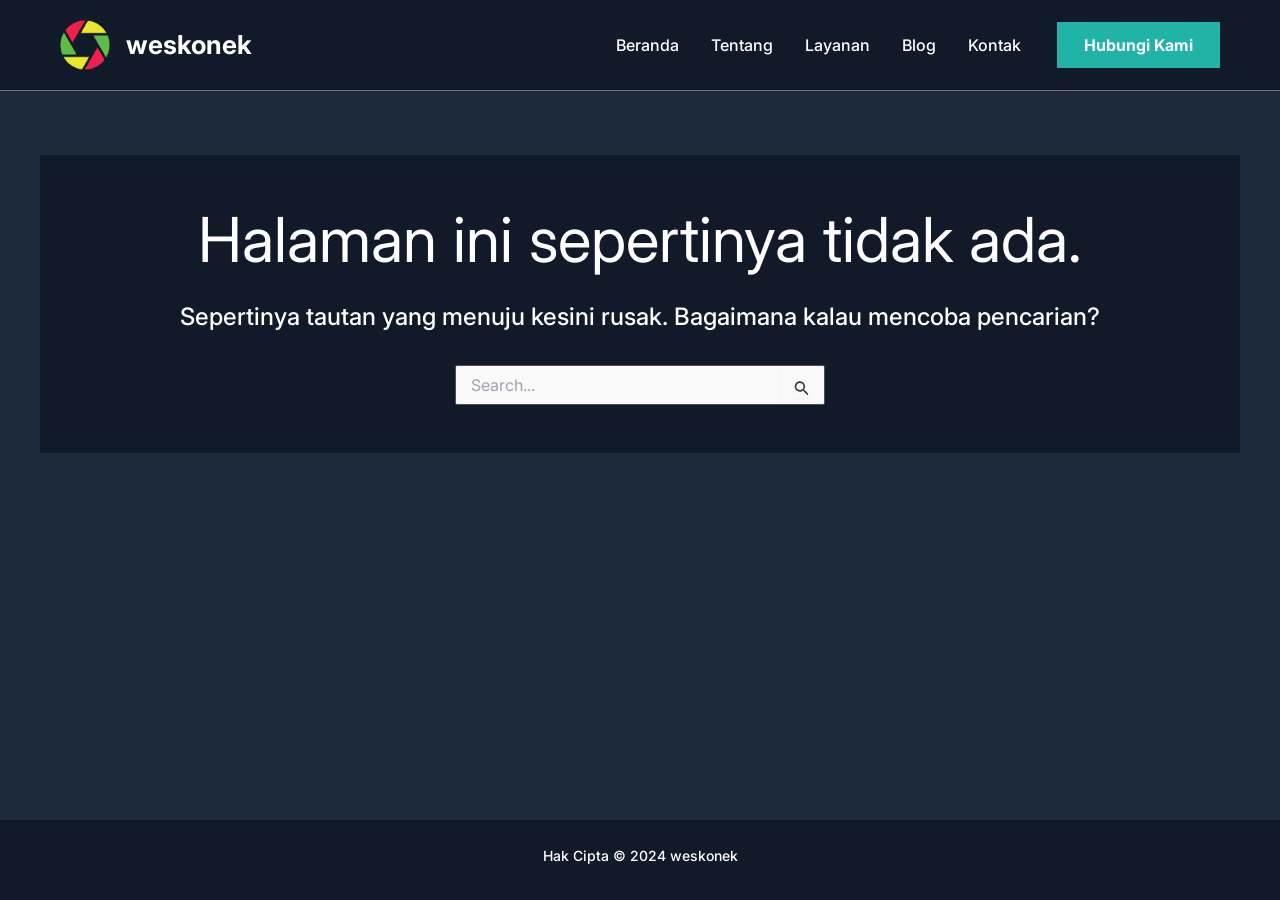
<file: 404/index.html>
<!DOCTYPE html>
<html lang="id">
<head>
<meta charset="UTF-8">
<meta name="viewport" content="width=device-width, initial-scale=1">
	 <link rel="profile" href="https://gmpg.org/xfn/11"> 
	 <title>Laman tidak ditemukan &#8211; weskonek</title>
<meta name="robots" content="max-image-preview:large">
<link rel="dns-prefetch" href="//fonts.googleapis.com">
<link rel="alternate" type="application/rss+xml" title="weskonek &raquo; Feed" href="https://mohbasirudin.github.io/feed/">
<link rel="alternate" type="application/rss+xml" title="weskonek &raquo; Umpan Komentar" href="https://mohbasirudin.github.io/comments/feed/">
<script>
window._wpemojiSettings = {"baseUrl":"https:\/\/s.w.org\/images\/core\/emoji\/15.0.3\/72x72\/","ext":".png","svgUrl":"https:\/\/s.w.org\/images\/core\/emoji\/15.0.3\/svg\/","svgExt":".svg","source":{"concatemoji":"https:\/\/mohbasirudin.github.io\/wp-includes\/js\/wp-emoji-release.min.js?ver=6.6.2"}};
/*! This file is auto-generated */
!function(i,n){var o,s,e;function c(e){try{var t={supportTests:e,timestamp:(new Date).valueOf()};sessionStorage.setItem(o,JSON.stringify(t))}catch(e){}}function p(e,t,n){e.clearRect(0,0,e.canvas.width,e.canvas.height),e.fillText(t,0,0);var t=new Uint32Array(e.getImageData(0,0,e.canvas.width,e.canvas.height).data),r=(e.clearRect(0,0,e.canvas.width,e.canvas.height),e.fillText(n,0,0),new Uint32Array(e.getImageData(0,0,e.canvas.width,e.canvas.height).data));return t.every(function(e,t){return e===r[t]})}function u(e,t,n){switch(t){case"flag":return n(e,"🏳️‍⚧️","🏳️​⚧️")?!1:!n(e,"🇺🇳","🇺​🇳")&&!n(e,"🏴󠁧󠁢󠁥󠁮󠁧󠁿","🏴​󠁧​󠁢​󠁥​󠁮​󠁧​󠁿");case"emoji":return!n(e,"🐦‍⬛","🐦​⬛")}return!1}function f(e,t,n){var r="undefined"!=typeof WorkerGlobalScope&&self instanceof WorkerGlobalScope?new OffscreenCanvas(300,150):i.createElement("canvas"),a=r.getContext("2d",{willReadFrequently:!0}),o=(a.textBaseline="top",a.font="600 32px Arial",{});return e.forEach(function(e){o[e]=t(a,e,n)}),o}function t(e){var t=i.createElement("script");t.src=e,t.defer=!0,i.head.appendChild(t)}"undefined"!=typeof Promise&&(o="wpEmojiSettingsSupports",s=["flag","emoji"],n.supports={everything:!0,everythingExceptFlag:!0},e=new Promise(function(e){i.addEventListener("DOMContentLoaded",e,{once:!0})}),new Promise(function(t){var n=function(){try{var e=JSON.parse(sessionStorage.getItem(o));if("object"==typeof e&&"number"==typeof e.timestamp&&(new Date).valueOf()<e.timestamp+604800&&"object"==typeof e.supportTests)return e.supportTests}catch(e){}return null}();if(!n){if("undefined"!=typeof Worker&&"undefined"!=typeof OffscreenCanvas&&"undefined"!=typeof URL&&URL.createObjectURL&&"undefined"!=typeof Blob)try{var e="postMessage("+f.toString()+"("+[JSON.stringify(s),u.toString(),p.toString()].join(",")+"));",r=new Blob([e],{type:"text/javascript"}),a=new Worker(URL.createObjectURL(r),{name:"wpTestEmojiSupports"});return void(a.onmessage=function(e){c(n=e.data),a.terminate(),t(n)})}catch(e){}c(n=f(s,u,p))}t(n)}).then(function(e){for(var t in e)n.supports[t]=e[t],n.supports.everything=n.supports.everything&&n.supports[t],"flag"!==t&&(n.supports.everythingExceptFlag=n.supports.everythingExceptFlag&&n.supports[t]);n.supports.everythingExceptFlag=n.supports.everythingExceptFlag&&!n.supports.flag,n.DOMReady=!1,n.readyCallback=function(){n.DOMReady=!0}}).then(function(){return e}).then(function(){var e;n.supports.everything||(n.readyCallback(),(e=n.source||{}).concatemoji?t(e.concatemoji):e.wpemoji&&e.twemoji&&(t(e.twemoji),t(e.wpemoji)))}))}((window,document),window._wpemojiSettings);
</script>
<link rel="stylesheet" id="astra-theme-css-css" href="https://mohbasirudin.github.io/wp-content/themes/astra/assets/css/minified/main.min.css?ver=4.8.3" media="all">
<style id="astra-theme-css-inline-css">:root{--ast-post-nav-space:0;--ast-container-default-xlg-padding:2.5em;--ast-container-default-lg-padding:2.5em;--ast-container-default-slg-padding:2em;--ast-container-default-md-padding:2.5em;--ast-container-default-sm-padding:2.5em;--ast-container-default-xs-padding:2.4em;--ast-container-default-xxs-padding:1.8em;--ast-code-block-background:#ECEFF3;--ast-comment-inputs-background:#F9FAFB;--ast-normal-container-width:1200px;--ast-narrow-container-width:750px;--ast-blog-title-font-weight:600;--ast-blog-meta-weight:600;}html{font-size:100%;}a{color:var(--ast-global-color-0);}a:hover,a:focus{color:var(--ast-global-color-1);}body,button,input,select,textarea,.ast-button,.ast-custom-button{font-family:'Inter',sans-serif;font-weight:500;font-size:16px;font-size:1rem;line-height:var(--ast-body-line-height,1.6);}blockquote{color:var(--ast-global-color-3);}h1,.entry-content h1,h2,.entry-content h2,h3,.entry-content h3,h4,.entry-content h4,h5,.entry-content h5,h6,.entry-content h6,.site-title,.site-title a{font-family:'Inter',sans-serif;font-weight:700;}.ast-site-identity .site-title a{color:var(--ast-global-color-2);}.site-title{font-size:26px;font-size:1.625rem;display:block;}header .custom-logo-link img{max-width:50px;width:50px;}.astra-logo-svg{width:50px;}.site-header .site-description{font-size:15px;font-size:0.9375rem;display:none;}.entry-title{font-size:24px;font-size:1.5rem;}.ast-blog-single-element.ast-taxonomy-container a{font-size:14px;font-size:0.875rem;}.ast-blog-meta-container{font-size:13px;font-size:0.8125rem;}.archive .ast-article-post .ast-article-inner,.blog .ast-article-post .ast-article-inner,.archive .ast-article-post .ast-article-inner:hover,.blog .ast-article-post .ast-article-inner:hover{border-top-left-radius:0px;border-top-right-radius:0px;border-bottom-right-radius:0px;border-bottom-left-radius:0px;overflow:hidden;}h1,.entry-content h1{font-size:62px;font-size:3.875rem;font-weight:700;font-family:'Inter',sans-serif;line-height:1.2em;}h2,.entry-content h2{font-size:40px;font-size:2.5rem;font-weight:700;font-family:'Inter',sans-serif;line-height:1.3em;}h3,.entry-content h3{font-size:23px;font-size:1.4375rem;font-weight:700;font-family:'Inter',sans-serif;line-height:1.3em;}h4,.entry-content h4{font-size:22px;font-size:1.375rem;line-height:1.3em;font-weight:700;font-family:'Inter',sans-serif;}h5,.entry-content h5{font-size:20px;font-size:1.25rem;line-height:1.4em;font-weight:600;font-family:'Inter',sans-serif;}h6,.entry-content h6{font-size:14px;font-size:0.875rem;line-height:1.6em;font-weight:700;font-family:'Inter',sans-serif;text-transform:uppercase;letter-spacing:1px;}::selection{background-color:var(--ast-global-color-0);color:#000000;}body,h1,.entry-title a,.entry-content h1,h2,.entry-content h2,h3,.entry-content h3,h4,.entry-content h4,h5,.entry-content h5,h6,.entry-content h6{color:var(--ast-global-color-3);}.tagcloud a:hover,.tagcloud a:focus,.tagcloud a.current-item{color:#000000;border-color:var(--ast-global-color-0);background-color:var(--ast-global-color-0);}input:focus,input[type="text"]:focus,input[type="email"]:focus,input[type="url"]:focus,input[type="password"]:focus,input[type="reset"]:focus,input[type="search"]:focus,textarea:focus{border-color:var(--ast-global-color-0);}input[type="radio"]:checked,input[type=reset],input[type="checkbox"]:checked,input[type="checkbox"]:hover:checked,input[type="checkbox"]:focus:checked,input[type=range]::-webkit-slider-thumb{border-color:var(--ast-global-color-0);background-color:var(--ast-global-color-0);box-shadow:none;}.site-footer a:hover + .post-count,.site-footer a:focus + .post-count{background:var(--ast-global-color-0);border-color:var(--ast-global-color-0);}.single .nav-links .nav-previous,.single .nav-links .nav-next{color:var(--ast-global-color-0);}.entry-meta,.entry-meta *{line-height:1.45;color:var(--ast-global-color-0);font-weight:600;}.entry-meta a:not(.ast-button):hover,.entry-meta a:not(.ast-button):hover *,.entry-meta a:not(.ast-button):focus,.entry-meta a:not(.ast-button):focus *,.page-links > .page-link,.page-links .page-link:hover,.post-navigation a:hover{color:var(--ast-global-color-1);}#cat option,.secondary .calendar_wrap thead a,.secondary .calendar_wrap thead a:visited{color:var(--ast-global-color-0);}.secondary .calendar_wrap #today,.ast-progress-val span{background:var(--ast-global-color-0);}.secondary a:hover + .post-count,.secondary a:focus + .post-count{background:var(--ast-global-color-0);border-color:var(--ast-global-color-0);}.calendar_wrap #today > a{color:#000000;}.page-links .page-link,.single .post-navigation a{color:var(--ast-global-color-3);}.ast-search-menu-icon .search-form button.search-submit{padding:0 4px;}.ast-search-menu-icon form.search-form{padding-right:0;}.ast-search-menu-icon.slide-search input.search-field{width:0;}.ast-header-search .ast-search-menu-icon.ast-dropdown-active .search-form,.ast-header-search .ast-search-menu-icon.ast-dropdown-active .search-field:focus{transition:all 0.2s;}.search-form input.search-field:focus{outline:none;}.ast-search-menu-icon .search-form button.search-submit:focus,.ast-theme-transparent-header .ast-header-search .ast-dropdown-active .ast-icon,.ast-theme-transparent-header .ast-inline-search .search-field:focus .ast-icon{color:var(--ast-global-color-1);}.ast-header-search .slide-search .search-form{border:2px solid var(--ast-global-color-0);}.ast-header-search .slide-search .search-field{background-color:#fff;}.ast-archive-title{color:var(--ast-global-color-2);}.widget-title,.widget .wp-block-heading{font-size:22px;font-size:1.375rem;color:var(--ast-global-color-2);}.ast-single-post .entry-content a,.ast-comment-content a:not(.ast-comment-edit-reply-wrap a){text-decoration:underline;}.ast-single-post .elementor-button-wrapper .elementor-button,.ast-single-post .entry-content .uagb-tab a,.ast-single-post .entry-content .uagb-ifb-cta a,.ast-single-post .entry-content .uabb-module-content a,.ast-single-post .entry-content .uagb-post-grid a,.ast-single-post .entry-content .uagb-timeline a,.ast-single-post .entry-content .uagb-toc__wrap a,.ast-single-post .entry-content .uagb-taxomony-box a,.ast-single-post .entry-content .woocommerce a,.entry-content .wp-block-latest-posts > li > a,.ast-single-post .entry-content .wp-block-file__button,li.ast-post-filter-single,.ast-single-post .ast-comment-content .comment-reply-link,.ast-single-post .ast-comment-content .comment-edit-link{text-decoration:none;}.ast-search-menu-icon.slide-search a:focus-visible:focus-visible,.astra-search-icon:focus-visible,#close:focus-visible,a:focus-visible,.ast-menu-toggle:focus-visible,.site .skip-link:focus-visible,.wp-block-loginout input:focus-visible,.wp-block-search.wp-block-search__button-inside .wp-block-search__inside-wrapper,.ast-header-navigation-arrow:focus-visible,.woocommerce .wc-proceed-to-checkout > .checkout-button:focus-visible,.woocommerce .woocommerce-MyAccount-navigation ul li a:focus-visible,.ast-orders-table__row .ast-orders-table__cell:focus-visible,.woocommerce .woocommerce-order-details .order-again > .button:focus-visible,.woocommerce .woocommerce-message a.button.wc-forward:focus-visible,.woocommerce #minus_qty:focus-visible,.woocommerce #plus_qty:focus-visible,a#ast-apply-coupon:focus-visible,.woocommerce .woocommerce-info a:focus-visible,.woocommerce .astra-shop-summary-wrap a:focus-visible,.woocommerce a.wc-forward:focus-visible,#ast-apply-coupon:focus-visible,.woocommerce-js .woocommerce-mini-cart-item a.remove:focus-visible,#close:focus-visible,.button.search-submit:focus-visible,#search_submit:focus,.normal-search:focus-visible,.ast-header-account-wrap:focus-visible,.woocommerce .ast-on-card-button.ast-quick-view-trigger:focus{outline-style:dotted;outline-color:inherit;outline-width:thin;}input:focus,input[type="text"]:focus,input[type="email"]:focus,input[type="url"]:focus,input[type="password"]:focus,input[type="reset"]:focus,input[type="search"]:focus,input[type="number"]:focus,textarea:focus,.wp-block-search__input:focus,[data-section="section-header-mobile-trigger"] .ast-button-wrap .ast-mobile-menu-trigger-minimal:focus,.ast-mobile-popup-drawer.active .menu-toggle-close:focus,.woocommerce-ordering select.orderby:focus,#ast-scroll-top:focus,#coupon_code:focus,.woocommerce-page #comment:focus,.woocommerce #reviews #respond input#submit:focus,.woocommerce a.add_to_cart_button:focus,.woocommerce .button.single_add_to_cart_button:focus,.woocommerce .woocommerce-cart-form button:focus,.woocommerce .woocommerce-cart-form__cart-item .quantity .qty:focus,.woocommerce .woocommerce-billing-fields .woocommerce-billing-fields__field-wrapper .woocommerce-input-wrapper > .input-text:focus,.woocommerce #order_comments:focus,.woocommerce #place_order:focus,.woocommerce .woocommerce-address-fields .woocommerce-address-fields__field-wrapper .woocommerce-input-wrapper > .input-text:focus,.woocommerce .woocommerce-MyAccount-content form button:focus,.woocommerce .woocommerce-MyAccount-content .woocommerce-EditAccountForm .woocommerce-form-row .woocommerce-Input.input-text:focus,.woocommerce .ast-woocommerce-container .woocommerce-pagination ul.page-numbers li a:focus,body #content .woocommerce form .form-row .select2-container--default .select2-selection--single:focus,#ast-coupon-code:focus,.woocommerce.woocommerce-js .quantity input[type=number]:focus,.woocommerce-js .woocommerce-mini-cart-item .quantity input[type=number]:focus,.woocommerce p#ast-coupon-trigger:focus{border-style:dotted;border-color:inherit;border-width:thin;}input{outline:none;}.ast-logo-title-inline .site-logo-img{padding-right:1em;}.site-logo-img img{ transition:all 0.2s linear;}body .ast-oembed-container *{position:absolute;top:0;width:100%;height:100%;left:0;}body .wp-block-embed-pocket-casts .ast-oembed-container *{position:unset;}.ast-single-post-featured-section + article {margin-top: 2em;}.site-content .ast-single-post-featured-section img {width: 100%;overflow: hidden;object-fit: cover;}.ast-separate-container .site-content .ast-single-post-featured-section + article {margin-top: -80px;z-index: 9;position: relative;border-radius: 4px;}@media (min-width: 922px) {.ast-no-sidebar .site-content .ast-article-image-container--wide {margin-left: -120px;margin-right: -120px;max-width: unset;width: unset;}.ast-left-sidebar .site-content .ast-article-image-container--wide,.ast-right-sidebar .site-content .ast-article-image-container--wide {margin-left: -10px;margin-right: -10px;}.site-content .ast-article-image-container--full {margin-left: calc( -50vw + 50%);margin-right: calc( -50vw + 50%);max-width: 100vw;width: 100vw;}.ast-left-sidebar .site-content .ast-article-image-container--full,.ast-right-sidebar .site-content .ast-article-image-container--full {margin-left: -10px;margin-right: -10px;max-width: inherit;width: auto;}}.site > .ast-single-related-posts-container {margin-top: 0;}@media (min-width: 922px) {.ast-desktop .ast-container--narrow {max-width: var(--ast-narrow-container-width);margin: 0 auto;}}input[type="text"],input[type="number"],input[type="email"],input[type="url"],input[type="password"],input[type="search"],input[type=reset],input[type=tel],input[type=date],select,textarea{font-size:16px;font-style:normal;font-weight:400;line-height:24px;width:100%;padding:12px 16px;border-radius:4px;box-shadow:0px 1px 2px 0px rgba(0,0,0,0.05);color:var(--ast-form-input-text,#475569);}input[type="text"],input[type="number"],input[type="email"],input[type="url"],input[type="password"],input[type="search"],input[type=reset],input[type=tel],input[type=date],select{height:40px;}input[type="date"]{border-width:1px;border-style:solid;border-color:var(--ast-border-color);}input[type="text"]:focus,input[type="number"]:focus,input[type="email"]:focus,input[type="url"]:focus,input[type="password"]:focus,input[type="search"]:focus,input[type=reset]:focus,input[type="tel"]:focus,input[type="date"]:focus,select:focus,textarea:focus{border-color:#046BD2;box-shadow:none;outline:none;color:var(--ast-form-input-focus-text,#475569);}label,legend{color:#111827;font-size:14px;font-style:normal;font-weight:500;line-height:20px;}select{padding:6px 10px;}fieldset{padding:30px;border-radius:4px;}button,.ast-button,.button,input[type="button"],input[type="reset"],input[type="submit"]{border-radius:4px;box-shadow:0px 1px 2px 0px rgba(0,0,0,0.05);}:root{--ast-comment-inputs-background:#FFF;}::placeholder{color:var(--ast-form-field-color,#9CA3AF);}::-ms-input-placeholder{color:var(--ast-form-field-color,#9CA3AF);}@media (max-width:921.9px){#ast-desktop-header{display:none;}}@media (min-width:922px){#ast-mobile-header{display:none;}}.wp-block-buttons.aligncenter{justify-content:center;}@media (max-width:921px){.ast-separate-container #primary,.ast-narrow-container #primary{padding-top:0px;}}@media (max-width:544px){.ast-separate-container #primary,.ast-narrow-container #primary{padding-top:0px;}}@media (max-width:921px){.ast-separate-container #primary,.ast-narrow-container #primary{padding-bottom:0px;}}@media (max-width:544px){.ast-separate-container #primary,.ast-narrow-container #primary{padding-bottom:0px;}}.wp-block-button.is-style-outline .wp-block-button__link{border-color:var(--ast-global-color-0);border-top-width:2px;border-right-width:2px;border-bottom-width:2px;border-left-width:2px;}div.wp-block-button.is-style-outline > .wp-block-button__link:not(.has-text-color),div.wp-block-button.wp-block-button__link.is-style-outline:not(.has-text-color){color:var(--ast-global-color-0);}.wp-block-button.is-style-outline .wp-block-button__link:hover,.wp-block-buttons .wp-block-button.is-style-outline .wp-block-button__link:focus,.wp-block-buttons .wp-block-button.is-style-outline > .wp-block-button__link:not(.has-text-color):hover,.wp-block-buttons .wp-block-button.wp-block-button__link.is-style-outline:not(.has-text-color):hover{color:#ffffff;background-color:var(--ast-global-color-1);border-color:var(--ast-global-color-1);}.post-page-numbers.current .page-link,.ast-pagination .page-numbers.current{color:#000000;border-color:var(--ast-global-color-0);background-color:var(--ast-global-color-0);}.wp-block-button.is-style-outline .wp-block-button__link{border-top-width:2px;border-right-width:2px;border-bottom-width:2px;border-left-width:2px;}.wp-block-buttons .wp-block-button.is-style-outline .wp-block-button__link.wp-element-button,.ast-outline-button,.wp-block-uagb-buttons-child .uagb-buttons-repeater.ast-outline-button{border-color:var(--ast-global-color-0);border-top-width:2px;border-right-width:2px;border-bottom-width:2px;border-left-width:2px;font-family:'Inter',sans-serif;font-weight:700;font-size:16px;font-size:1rem;line-height:1em;text-transform:capitalize;padding-top:14px;padding-right:26px;padding-bottom:14px;padding-left:26px;border-top-left-radius:0px;border-top-right-radius:0px;border-bottom-right-radius:0px;border-bottom-left-radius:0px;}.wp-block-buttons .wp-block-button.is-style-outline > .wp-block-button__link:not(.has-text-color),.wp-block-buttons .wp-block-button.wp-block-button__link.is-style-outline:not(.has-text-color),.ast-outline-button{color:var(--ast-global-color-0);}.wp-block-button.is-style-outline .wp-block-button__link:hover,.wp-block-buttons .wp-block-button.is-style-outline .wp-block-button__link:focus,.wp-block-buttons .wp-block-button.is-style-outline > .wp-block-button__link:not(.has-text-color):hover,.wp-block-buttons .wp-block-button.wp-block-button__link.is-style-outline:not(.has-text-color):hover,.ast-outline-button:hover,.ast-outline-button:focus,.wp-block-uagb-buttons-child .uagb-buttons-repeater.ast-outline-button:hover,.wp-block-uagb-buttons-child .uagb-buttons-repeater.ast-outline-button:focus{color:#ffffff;background-color:var(--ast-global-color-1);border-color:var(--ast-global-color-1);}.ast-single-post .entry-content a.ast-outline-button,.ast-single-post .entry-content .is-style-outline>.wp-block-button__link{text-decoration:none;}.wp-block-button .wp-block-button__link.wp-element-button.is-style-outline:not(.has-background),.wp-block-button.is-style-outline>.wp-block-button__link.wp-element-button:not(.has-background),.ast-outline-button{background-color:transparent;}.uagb-buttons-repeater.ast-outline-button{border-radius:9999px;}@media (max-width:921px){.wp-block-buttons .wp-block-button.is-style-outline .wp-block-button__link.wp-element-button,.ast-outline-button,.wp-block-uagb-buttons-child .uagb-buttons-repeater.ast-outline-button{font-size:16px;font-size:1rem;padding-top:14px;padding-right:28px;padding-bottom:14px;padding-left:28px;border-top-left-radius:0px;border-top-right-radius:0px;border-bottom-right-radius:0px;border-bottom-left-radius:0px;}}@media (max-width:544px){.wp-block-buttons .wp-block-button.is-style-outline .wp-block-button__link.wp-element-button,.ast-outline-button,.wp-block-uagb-buttons-child .uagb-buttons-repeater.ast-outline-button{font-size:14px;font-size:0.875rem;padding-top:12px;padding-right:24px;padding-bottom:12px;padding-left:24px;border-top-left-radius:0px;border-top-right-radius:0px;border-bottom-right-radius:0px;border-bottom-left-radius:0px;}}.entry-content[data-ast-blocks-layout] > figure{margin-bottom:1em;}h1.widget-title{font-weight:700;}h2.widget-title{font-weight:700;}h3.widget-title{font-weight:700;}#page{display:flex;flex-direction:column;min-height:100vh;}.ast-404-layout-1 h1.page-title{color:var(--ast-global-color-2);}.single .post-navigation a{line-height:1em;height:inherit;}.error-404 .page-sub-title{font-size:1.5rem;font-weight:inherit;}.search .site-content .content-area .search-form{margin-bottom:0;}#page .site-content{flex-grow:1;}.widget{margin-bottom:1.25em;}#secondary li{line-height:1.5em;}#secondary .wp-block-group h2{margin-bottom:0.7em;}#secondary h2{font-size:1.7rem;}.ast-separate-container .ast-article-post,.ast-separate-container .ast-article-single,.ast-separate-container .comment-respond{padding:3em;}.ast-separate-container .ast-article-single .ast-article-single{padding:0;}.ast-article-single .wp-block-post-template-is-layout-grid{padding-left:0;}.ast-separate-container .comments-title,.ast-narrow-container .comments-title{padding:1.5em 2em;}.ast-page-builder-template .comment-form-textarea,.ast-comment-formwrap .ast-grid-common-col{padding:0;}.ast-comment-formwrap{padding:0;display:inline-flex;column-gap:20px;width:100%;margin-left:0;margin-right:0;}.comments-area textarea#comment:focus,.comments-area textarea#comment:active,.comments-area .ast-comment-formwrap input[type="text"]:focus,.comments-area .ast-comment-formwrap input[type="text"]:active {box-shadow:none;outline:none;}.archive.ast-page-builder-template .entry-header{margin-top:2em;}.ast-page-builder-template .ast-comment-formwrap{width:100%;}.entry-title{margin-bottom:0.6em;}.ast-archive-description p{font-size:inherit;font-weight:inherit;line-height:inherit;}.ast-separate-container .ast-comment-list li.depth-1,.hentry{margin-bottom:1.5em;}.site-content section.ast-archive-description{margin-bottom:2em;}@media (min-width:921px){.ast-left-sidebar.ast-page-builder-template #secondary,.archive.ast-right-sidebar.ast-page-builder-template .site-main{padding-left:20px;padding-right:20px;}}@media (max-width:544px){.ast-comment-formwrap.ast-row{column-gap:10px;display:inline-block;}#ast-commentform .ast-grid-common-col{position:relative;width:100%;}}@media (min-width:1201px){.ast-separate-container .ast-article-post,.ast-separate-container .ast-article-single,.ast-separate-container .ast-author-box,.ast-separate-container .ast-404-layout-1,.ast-separate-container .no-results{padding:3em;}}@media (max-width:921px){.ast-separate-container #primary,.ast-separate-container #secondary{padding:1.5em 0;}#primary,#secondary{padding:1.5em 0;margin:0;}.ast-left-sidebar #content > .ast-container{display:flex;flex-direction:column-reverse;width:100%;}}@media (min-width:922px){.ast-separate-container.ast-right-sidebar #primary,.ast-separate-container.ast-left-sidebar #primary{border:0;}.search-no-results.ast-separate-container #primary{margin-bottom:4em;}}.ast-404-layout-1 .ast-404-text{font-size:200px;font-size:12.5rem;}@media (min-width:922px){.error404.ast-separate-container #primary{margin-bottom:4em;}}@media (max-width:920px){.ast-404-layout-1 .ast-404-text{font-size:100px;font-size:6.25rem;}}.wp-block-button .wp-block-button__link{color:#ffffff;}.wp-block-button .wp-block-button__link:hover,.wp-block-button .wp-block-button__link:focus{color:#ffffff;background-color:var(--ast-global-color-1);border-color:var(--ast-global-color-1);}.wp-block-button .wp-block-button__link,.wp-block-search .wp-block-search__button,body .wp-block-file .wp-block-file__button{border-style:solid;border-top-width:2px;border-right-width:2px;border-left-width:2px;border-bottom-width:2px;border-color:var(--ast-global-color-0);background-color:var(--ast-global-color-0);color:#ffffff;font-family:'Inter',sans-serif;font-weight:700;line-height:1em;text-transform:capitalize;font-size:16px;font-size:1rem;border-top-left-radius:0px;border-top-right-radius:0px;border-bottom-right-radius:0px;border-bottom-left-radius:0px;padding-top:14px;padding-right:26px;padding-bottom:14px;padding-left:26px;}.ast-single-post .entry-content .wp-block-button .wp-block-button__link,.ast-single-post .entry-content .wp-block-search .wp-block-search__button,body .entry-content .wp-block-file .wp-block-file__button{text-decoration:none;}@media (max-width:921px){.wp-block-button .wp-block-button__link,.wp-block-search .wp-block-search__button,body .wp-block-file .wp-block-file__button{font-size:16px;font-size:1rem;padding-top:14px;padding-right:28px;padding-bottom:14px;padding-left:28px;border-top-left-radius:0px;border-top-right-radius:0px;border-bottom-right-radius:0px;border-bottom-left-radius:0px;}}@media (max-width:544px){.wp-block-button .wp-block-button__link,.wp-block-search .wp-block-search__button,body .wp-block-file .wp-block-file__button{font-size:14px;font-size:0.875rem;padding-top:12px;padding-right:24px;padding-bottom:12px;padding-left:24px;border-top-left-radius:0px;border-top-right-radius:0px;border-bottom-right-radius:0px;border-bottom-left-radius:0px;}}.menu-toggle,button,.ast-button,.ast-custom-button,.button,input#submit,input[type="button"],input[type="submit"],input[type="reset"],#comments .submit,.search .search-submit,form[CLASS*="wp-block-search__"].wp-block-search .wp-block-search__inside-wrapper .wp-block-search__button,body .wp-block-file .wp-block-file__button,.search .search-submit,.woocommerce-js a.button,.woocommerce button.button,.woocommerce .woocommerce-message a.button,.woocommerce #respond input#submit.alt,.woocommerce input.button.alt,.woocommerce input.button,.woocommerce input.button:disabled,.woocommerce input.button:disabled[disabled],.woocommerce input.button:disabled:hover,.woocommerce input.button:disabled[disabled]:hover,.woocommerce #respond input#submit,.woocommerce button.button.alt.disabled,.wc-block-grid__products .wc-block-grid__product .wp-block-button__link,.wc-block-grid__product-onsale,[CLASS*="wc-block"] button,.woocommerce-js .astra-cart-drawer .astra-cart-drawer-content .woocommerce-mini-cart__buttons .button:not(.checkout):not(.ast-continue-shopping),.woocommerce-js .astra-cart-drawer .astra-cart-drawer-content .woocommerce-mini-cart__buttons a.checkout,.woocommerce button.button.alt.disabled.wc-variation-selection-needed,[CLASS*="wc-block"] .wc-block-components-button{border-style:solid;border-top-width:2px;border-right-width:2px;border-left-width:2px;border-bottom-width:2px;color:#ffffff;border-color:var(--ast-global-color-0);background-color:var(--ast-global-color-0);padding-top:14px;padding-right:26px;padding-bottom:14px;padding-left:26px;font-family:'Inter',sans-serif;font-weight:700;font-size:16px;font-size:1rem;line-height:1em;text-transform:capitalize;border-top-left-radius:0px;border-top-right-radius:0px;border-bottom-right-radius:0px;border-bottom-left-radius:0px;}button:focus,.menu-toggle:hover,button:hover,.ast-button:hover,.ast-custom-button:hover .button:hover,.ast-custom-button:hover ,input[type=reset]:hover,input[type=reset]:focus,input#submit:hover,input#submit:focus,input[type="button"]:hover,input[type="button"]:focus,input[type="submit"]:hover,input[type="submit"]:focus,form[CLASS*="wp-block-search__"].wp-block-search .wp-block-search__inside-wrapper .wp-block-search__button:hover,form[CLASS*="wp-block-search__"].wp-block-search .wp-block-search__inside-wrapper .wp-block-search__button:focus,body .wp-block-file .wp-block-file__button:hover,body .wp-block-file .wp-block-file__button:focus,.woocommerce-js a.button:hover,.woocommerce button.button:hover,.woocommerce .woocommerce-message a.button:hover,.woocommerce #respond input#submit:hover,.woocommerce #respond input#submit.alt:hover,.woocommerce input.button.alt:hover,.woocommerce input.button:hover,.woocommerce button.button.alt.disabled:hover,.wc-block-grid__products .wc-block-grid__product .wp-block-button__link:hover,[CLASS*="wc-block"] button:hover,.woocommerce-js .astra-cart-drawer .astra-cart-drawer-content .woocommerce-mini-cart__buttons .button:not(.checkout):not(.ast-continue-shopping):hover,.woocommerce-js .astra-cart-drawer .astra-cart-drawer-content .woocommerce-mini-cart__buttons a.checkout:hover,.woocommerce button.button.alt.disabled.wc-variation-selection-needed:hover,[CLASS*="wc-block"] .wc-block-components-button:hover,[CLASS*="wc-block"] .wc-block-components-button:focus{color:#ffffff;background-color:var(--ast-global-color-1);border-color:var(--ast-global-color-1);}form[CLASS*="wp-block-search__"].wp-block-search .wp-block-search__inside-wrapper .wp-block-search__button.has-icon{padding-top:calc(14px - 3px);padding-right:calc(26px - 3px);padding-bottom:calc(14px - 3px);padding-left:calc(26px - 3px);}@media (max-width:921px){.menu-toggle,button,.ast-button,.ast-custom-button,.button,input#submit,input[type="button"],input[type="submit"],input[type="reset"],#comments .submit,.search .search-submit,form[CLASS*="wp-block-search__"].wp-block-search .wp-block-search__inside-wrapper .wp-block-search__button,body .wp-block-file .wp-block-file__button,.search .search-submit,.woocommerce-js a.button,.woocommerce button.button,.woocommerce .woocommerce-message a.button,.woocommerce #respond input#submit.alt,.woocommerce input.button.alt,.woocommerce input.button,.woocommerce input.button:disabled,.woocommerce input.button:disabled[disabled],.woocommerce input.button:disabled:hover,.woocommerce input.button:disabled[disabled]:hover,.woocommerce #respond input#submit,.woocommerce button.button.alt.disabled,.wc-block-grid__products .wc-block-grid__product .wp-block-button__link,.wc-block-grid__product-onsale,[CLASS*="wc-block"] button,.woocommerce-js .astra-cart-drawer .astra-cart-drawer-content .woocommerce-mini-cart__buttons .button:not(.checkout):not(.ast-continue-shopping),.woocommerce-js .astra-cart-drawer .astra-cart-drawer-content .woocommerce-mini-cart__buttons a.checkout,.woocommerce button.button.alt.disabled.wc-variation-selection-needed,[CLASS*="wc-block"] .wc-block-components-button{padding-top:14px;padding-right:28px;padding-bottom:14px;padding-left:28px;font-size:16px;font-size:1rem;border-top-left-radius:0px;border-top-right-radius:0px;border-bottom-right-radius:0px;border-bottom-left-radius:0px;}}@media (max-width:544px){.menu-toggle,button,.ast-button,.ast-custom-button,.button,input#submit,input[type="button"],input[type="submit"],input[type="reset"],#comments .submit,.search .search-submit,form[CLASS*="wp-block-search__"].wp-block-search .wp-block-search__inside-wrapper .wp-block-search__button,body .wp-block-file .wp-block-file__button,.search .search-submit,.woocommerce-js a.button,.woocommerce button.button,.woocommerce .woocommerce-message a.button,.woocommerce #respond input#submit.alt,.woocommerce input.button.alt,.woocommerce input.button,.woocommerce input.button:disabled,.woocommerce input.button:disabled[disabled],.woocommerce input.button:disabled:hover,.woocommerce input.button:disabled[disabled]:hover,.woocommerce #respond input#submit,.woocommerce button.button.alt.disabled,.wc-block-grid__products .wc-block-grid__product .wp-block-button__link,.wc-block-grid__product-onsale,[CLASS*="wc-block"] button,.woocommerce-js .astra-cart-drawer .astra-cart-drawer-content .woocommerce-mini-cart__buttons .button:not(.checkout):not(.ast-continue-shopping),.woocommerce-js .astra-cart-drawer .astra-cart-drawer-content .woocommerce-mini-cart__buttons a.checkout,.woocommerce button.button.alt.disabled.wc-variation-selection-needed,[CLASS*="wc-block"] .wc-block-components-button{padding-top:12px;padding-right:24px;padding-bottom:12px;padding-left:24px;font-size:14px;font-size:0.875rem;border-top-left-radius:0px;border-top-right-radius:0px;border-bottom-right-radius:0px;border-bottom-left-radius:0px;}}@media (max-width:921px){.menu-toggle,button,.ast-button,.button,input#submit,input[type="button"],input[type="submit"],input[type="reset"]{font-size:16px;font-size:1rem;}.ast-mobile-header-stack .main-header-bar .ast-search-menu-icon{display:inline-block;}.ast-header-break-point.ast-header-custom-item-outside .ast-mobile-header-stack .main-header-bar .ast-search-icon{margin:0;}.ast-comment-avatar-wrap img{max-width:2.5em;}.ast-comment-meta{padding:0 1.8888em 1.3333em;}}@media (min-width:544px){.ast-container{max-width:100%;}}@media (max-width:544px){.ast-separate-container .ast-article-post,.ast-separate-container .ast-article-single,.ast-separate-container .comments-title,.ast-separate-container .ast-archive-description{padding:1.5em 1em;}.ast-separate-container #content .ast-container{padding-left:0.54em;padding-right:0.54em;}.ast-separate-container .ast-comment-list .bypostauthor{padding:.5em;}.ast-search-menu-icon.ast-dropdown-active .search-field{width:170px;}.menu-toggle,button,.ast-button,.button,input#submit,input[type="button"],input[type="submit"],input[type="reset"]{font-size:14px;font-size:0.875rem;}} #ast-mobile-header .ast-site-header-cart-li a{pointer-events:none;}.ast-separate-container{background-color:var(--ast-global-color-4);background-image:none;}@media (max-width:921px){.site-title{font-size:22px;font-size:1.375rem;display:block;}.site-header .site-description{display:none;}.entry-title{font-size:22px;font-size:1.375rem;}h1,.entry-content h1{font-size:44px;}h2,.entry-content h2{font-size:30px;}h3,.entry-content h3{font-size:26px;}h4,.entry-content h4{font-size:22px;font-size:1.375rem;}h5,.entry-content h5{font-size:18px;font-size:1.125rem;}h6,.entry-content h6{font-size:14px;font-size:0.875rem;}body,.ast-separate-container{background-color:var(--ast-global-color-4);background-image:none;}}@media (max-width:544px){.site-title{font-size:20px;font-size:1.25rem;display:block;}.site-header .site-description{display:none;}.entry-title{font-size:20px;font-size:1.25rem;}h1,.entry-content h1{font-size:38px;}h2,.entry-content h2{font-size:28px;}h3,.entry-content h3{font-size:24px;}h4,.entry-content h4{font-size:20px;font-size:1.25rem;}h5,.entry-content h5{font-size:16px;font-size:1rem;}h6,.entry-content h6{font-size:14px;font-size:0.875rem;}body,.ast-separate-container{background-color:var(--ast-global-color-4);background-image:none;}}@media (max-width:921px){html{font-size:91.2%;}}@media (max-width:544px){html{font-size:91.2%;}}@media (min-width:922px){.ast-container{max-width:1240px;}}@media (min-width:922px){.site-content .ast-container{display:flex;}}@media (max-width:921px){.site-content .ast-container{flex-direction:column;}}@media (min-width:922px){.main-header-menu .sub-menu .menu-item.ast-left-align-sub-menu:hover > .sub-menu,.main-header-menu .sub-menu .menu-item.ast-left-align-sub-menu.focus > .sub-menu{margin-left:-0px;}}.entry-content li > p{margin-bottom:0;}.site .comments-area{padding-top:2em;padding-bottom:2em;margin-top:2em;}.wp-block-file {display: flex;align-items: center;flex-wrap: wrap;justify-content: space-between;}.wp-block-pullquote {border: none;}.wp-block-pullquote blockquote::before {content: "\201D";font-family: "Helvetica",sans-serif;display: flex;transform: rotate( 180deg );font-size: 6rem;font-style: normal;line-height: 1;font-weight: bold;align-items: center;justify-content: center;}.has-text-align-right > blockquote::before {justify-content: flex-start;}.has-text-align-left > blockquote::before {justify-content: flex-end;}figure.wp-block-pullquote.is-style-solid-color blockquote {max-width: 100%;text-align: inherit;}:root {--wp--custom--ast-default-block-top-padding: 100px;--wp--custom--ast-default-block-right-padding: 80px;--wp--custom--ast-default-block-bottom-padding: 100px;--wp--custom--ast-default-block-left-padding: 80px;--wp--custom--ast-container-width: 1200px;--wp--custom--ast-content-width-size: 1200px;--wp--custom--ast-wide-width-size: calc(1200px + var(--wp--custom--ast-default-block-left-padding) + var(--wp--custom--ast-default-block-right-padding));}.ast-narrow-container {--wp--custom--ast-content-width-size: 750px;--wp--custom--ast-wide-width-size: 750px;}@media(max-width: 921px) {:root {--wp--custom--ast-default-block-top-padding: 50px;--wp--custom--ast-default-block-right-padding: 50px;--wp--custom--ast-default-block-bottom-padding: 50px;--wp--custom--ast-default-block-left-padding: 50px;}}@media(max-width: 544px) {:root {--wp--custom--ast-default-block-top-padding: 50px;--wp--custom--ast-default-block-right-padding: 30px;--wp--custom--ast-default-block-bottom-padding: 50px;--wp--custom--ast-default-block-left-padding: 30px;}}.entry-content > .wp-block-group,.entry-content > .wp-block-cover,.entry-content > .wp-block-columns {padding-top: var(--wp--custom--ast-default-block-top-padding);padding-right: var(--wp--custom--ast-default-block-right-padding);padding-bottom: var(--wp--custom--ast-default-block-bottom-padding);padding-left: var(--wp--custom--ast-default-block-left-padding);}.ast-plain-container.ast-no-sidebar .entry-content > .alignfull,.ast-page-builder-template .ast-no-sidebar .entry-content > .alignfull {margin-left: calc( -50vw + 50%);margin-right: calc( -50vw + 50%);max-width: 100vw;width: 100vw;}.ast-plain-container.ast-no-sidebar .entry-content .alignfull .alignfull,.ast-page-builder-template.ast-no-sidebar .entry-content .alignfull .alignfull,.ast-plain-container.ast-no-sidebar .entry-content .alignfull .alignwide,.ast-page-builder-template.ast-no-sidebar .entry-content .alignfull .alignwide,.ast-plain-container.ast-no-sidebar .entry-content .alignwide .alignfull,.ast-page-builder-template.ast-no-sidebar .entry-content .alignwide .alignfull,.ast-plain-container.ast-no-sidebar .entry-content .alignwide .alignwide,.ast-page-builder-template.ast-no-sidebar .entry-content .alignwide .alignwide,.ast-plain-container.ast-no-sidebar .entry-content .wp-block-column .alignfull,.ast-page-builder-template.ast-no-sidebar .entry-content .wp-block-column .alignfull,.ast-plain-container.ast-no-sidebar .entry-content .wp-block-column .alignwide,.ast-page-builder-template.ast-no-sidebar .entry-content .wp-block-column .alignwide {margin-left: auto;margin-right: auto;width: 100%;}[data-ast-blocks-layout] .wp-block-separator:not(.is-style-dots) {height: 0;}[data-ast-blocks-layout] .wp-block-separator {margin: 20px auto;}[data-ast-blocks-layout] .wp-block-separator:not(.is-style-wide):not(.is-style-dots) {max-width: 100px;}[data-ast-blocks-layout] .wp-block-separator.has-background {padding: 0;}.entry-content[data-ast-blocks-layout] > * {max-width: var(--wp--custom--ast-content-width-size);margin-left: auto;margin-right: auto;}.entry-content[data-ast-blocks-layout] > .alignwide {max-width: var(--wp--custom--ast-wide-width-size);}.entry-content[data-ast-blocks-layout] .alignfull {max-width: none;}.ast-full-width-layout .entry-content[data-ast-blocks-layout] .is-layout-constrained.wp-block-cover-is-layout-constrained > *,.ast-full-width-layout .entry-content[data-ast-blocks-layout] .is-layout-constrained.wp-block-group-is-layout-constrained > * {max-width: var(--wp--custom--ast-content-width-size);margin-left: auto;margin-right: auto;}.entry-content .wp-block-columns {margin-bottom: 0;}blockquote {margin: 1.5em;border-color: rgba(0,0,0,0.05);}.wp-block-quote:not(.has-text-align-right):not(.has-text-align-center) {border-left: 5px solid rgba(0,0,0,0.05);}.has-text-align-right > blockquote,blockquote.has-text-align-right {border-right: 5px solid rgba(0,0,0,0.05);}.has-text-align-left > blockquote,blockquote.has-text-align-left {border-left: 5px solid rgba(0,0,0,0.05);}.wp-block-site-tagline,.wp-block-latest-posts .read-more {margin-top: 15px;}.wp-block-loginout p label {display: block;}.wp-block-loginout p:not(.login-remember):not(.login-submit) input {width: 100%;}.wp-block-loginout input:focus {border-color: transparent;}.wp-block-loginout input:focus {outline: thin dotted;}.entry-content .wp-block-media-text .wp-block-media-text__content {padding: 0 0 0 8%;}.entry-content .wp-block-media-text.has-media-on-the-right .wp-block-media-text__content {padding: 0 8% 0 0;}.entry-content .wp-block-media-text.has-background .wp-block-media-text__content {padding: 8%;}.entry-content .wp-block-cover:not([class*="background-color"]) .wp-block-cover__inner-container,.entry-content .wp-block-cover:not([class*="background-color"]) .wp-block-cover-image-text,.entry-content .wp-block-cover:not([class*="background-color"]) .wp-block-cover-text,.entry-content .wp-block-cover-image:not([class*="background-color"]) .wp-block-cover__inner-container,.entry-content .wp-block-cover-image:not([class*="background-color"]) .wp-block-cover-image-text,.entry-content .wp-block-cover-image:not([class*="background-color"]) .wp-block-cover-text {color: var(--ast-global-color-5);}.wp-block-loginout .login-remember input {width: 1.1rem;height: 1.1rem;margin: 0 5px 4px 0;vertical-align: middle;}.wp-block-latest-posts > li > *:first-child,.wp-block-latest-posts:not(.is-grid) > li:first-child {margin-top: 0;}.entry-content .wp-block-buttons,.entry-content .wp-block-uagb-buttons {margin-bottom: 1.5em;}.wp-block-search__inside-wrapper .wp-block-search__input {padding: 0 10px;color: var(--ast-global-color-3);background: var(--ast-global-color-5);border-color: var(--ast-border-color);}.wp-block-latest-posts .read-more {margin-bottom: 1.5em;}.wp-block-search__no-button .wp-block-search__inside-wrapper .wp-block-search__input {padding-top: 5px;padding-bottom: 5px;}.wp-block-latest-posts .wp-block-latest-posts__post-date,.wp-block-latest-posts .wp-block-latest-posts__post-author {font-size: 1rem;}.wp-block-latest-posts > li > *,.wp-block-latest-posts:not(.is-grid) > li {margin-top: 12px;margin-bottom: 12px;}.ast-page-builder-template .entry-content[data-ast-blocks-layout] > *,.ast-page-builder-template .entry-content[data-ast-blocks-layout] > .alignfull > * {max-width: none;}.ast-page-builder-template .entry-content[data-ast-blocks-layout] > .alignwide > * {max-width: var(--wp--custom--ast-wide-width-size);}.ast-page-builder-template .entry-content[data-ast-blocks-layout] > .inherit-container-width > *,.ast-page-builder-template .entry-content[data-ast-blocks-layout] > * > *,.entry-content[data-ast-blocks-layout] > .wp-block-cover .wp-block-cover__inner-container {max-width: var(--wp--custom--ast-content-width-size) ;margin-left: auto;margin-right: auto;}.entry-content[data-ast-blocks-layout] .wp-block-cover:not(.alignleft):not(.alignright) {width: auto;}@media(max-width: 1200px) {.ast-separate-container .entry-content > .alignfull,.ast-separate-container .entry-content[data-ast-blocks-layout] > .alignwide,.ast-plain-container .entry-content[data-ast-blocks-layout] > .alignwide,.ast-plain-container .entry-content .alignfull {margin-left: calc(-1 * min(var(--ast-container-default-xlg-padding),20px)) ;margin-right: calc(-1 * min(var(--ast-container-default-xlg-padding),20px));}}@media(min-width: 1201px) {.ast-separate-container .entry-content > .alignfull {margin-left: calc(-1 * var(--ast-container-default-xlg-padding) );margin-right: calc(-1 * var(--ast-container-default-xlg-padding) );}.ast-separate-container .entry-content[data-ast-blocks-layout] > .alignwide,.ast-plain-container .entry-content[data-ast-blocks-layout] > .alignwide {margin-left: calc(-1 * var(--wp--custom--ast-default-block-left-padding) );margin-right: calc(-1 * var(--wp--custom--ast-default-block-right-padding) );}}@media(min-width: 921px) {.ast-separate-container .entry-content .wp-block-group.alignwide:not(.inherit-container-width) > :where(:not(.alignleft):not(.alignright)),.ast-plain-container .entry-content .wp-block-group.alignwide:not(.inherit-container-width) > :where(:not(.alignleft):not(.alignright)) {max-width: calc( var(--wp--custom--ast-content-width-size) + 80px );}.ast-plain-container.ast-right-sidebar .entry-content[data-ast-blocks-layout] .alignfull,.ast-plain-container.ast-left-sidebar .entry-content[data-ast-blocks-layout] .alignfull {margin-left: -60px;margin-right: -60px;}}@media(min-width: 544px) {.entry-content > .alignleft {margin-right: 20px;}.entry-content > .alignright {margin-left: 20px;}}@media (max-width:544px){.wp-block-columns .wp-block-column:not(:last-child){margin-bottom:20px;}.wp-block-latest-posts{margin:0;}}@media( max-width: 600px ) {.entry-content .wp-block-media-text .wp-block-media-text__content,.entry-content .wp-block-media-text.has-media-on-the-right .wp-block-media-text__content {padding: 8% 0 0;}.entry-content .wp-block-media-text.has-background .wp-block-media-text__content {padding: 8%;}}.ast-narrow-container .site-content .wp-block-uagb-image--align-full .wp-block-uagb-image__figure {max-width: 100%;margin-left: auto;margin-right: auto;}.entry-content ul,.entry-content ol {padding: revert;margin: revert;padding-left: 20px;}:root .has-ast-global-color-0-color{color:var(--ast-global-color-0);}:root .has-ast-global-color-0-background-color{background-color:var(--ast-global-color-0);}:root .wp-block-button .has-ast-global-color-0-color{color:var(--ast-global-color-0);}:root .wp-block-button .has-ast-global-color-0-background-color{background-color:var(--ast-global-color-0);}:root .has-ast-global-color-1-color{color:var(--ast-global-color-1);}:root .has-ast-global-color-1-background-color{background-color:var(--ast-global-color-1);}:root .wp-block-button .has-ast-global-color-1-color{color:var(--ast-global-color-1);}:root .wp-block-button .has-ast-global-color-1-background-color{background-color:var(--ast-global-color-1);}:root .has-ast-global-color-2-color{color:var(--ast-global-color-2);}:root .has-ast-global-color-2-background-color{background-color:var(--ast-global-color-2);}:root .wp-block-button .has-ast-global-color-2-color{color:var(--ast-global-color-2);}:root .wp-block-button .has-ast-global-color-2-background-color{background-color:var(--ast-global-color-2);}:root .has-ast-global-color-3-color{color:var(--ast-global-color-3);}:root .has-ast-global-color-3-background-color{background-color:var(--ast-global-color-3);}:root .wp-block-button .has-ast-global-color-3-color{color:var(--ast-global-color-3);}:root .wp-block-button .has-ast-global-color-3-background-color{background-color:var(--ast-global-color-3);}:root .has-ast-global-color-4-color{color:var(--ast-global-color-4);}:root .has-ast-global-color-4-background-color{background-color:var(--ast-global-color-4);}:root .wp-block-button .has-ast-global-color-4-color{color:var(--ast-global-color-4);}:root .wp-block-button .has-ast-global-color-4-background-color{background-color:var(--ast-global-color-4);}:root .has-ast-global-color-5-color{color:var(--ast-global-color-5);}:root .has-ast-global-color-5-background-color{background-color:var(--ast-global-color-5);}:root .wp-block-button .has-ast-global-color-5-color{color:var(--ast-global-color-5);}:root .wp-block-button .has-ast-global-color-5-background-color{background-color:var(--ast-global-color-5);}:root .has-ast-global-color-6-color{color:var(--ast-global-color-6);}:root .has-ast-global-color-6-background-color{background-color:var(--ast-global-color-6);}:root .wp-block-button .has-ast-global-color-6-color{color:var(--ast-global-color-6);}:root .wp-block-button .has-ast-global-color-6-background-color{background-color:var(--ast-global-color-6);}:root .has-ast-global-color-7-color{color:var(--ast-global-color-7);}:root .has-ast-global-color-7-background-color{background-color:var(--ast-global-color-7);}:root .wp-block-button .has-ast-global-color-7-color{color:var(--ast-global-color-7);}:root .wp-block-button .has-ast-global-color-7-background-color{background-color:var(--ast-global-color-7);}:root .has-ast-global-color-8-color{color:var(--ast-global-color-8);}:root .has-ast-global-color-8-background-color{background-color:var(--ast-global-color-8);}:root .wp-block-button .has-ast-global-color-8-color{color:var(--ast-global-color-8);}:root .wp-block-button .has-ast-global-color-8-background-color{background-color:var(--ast-global-color-8);}:root{--ast-global-color-0:#21B4A6;--ast-global-color-1:#0FAF9F;--ast-global-color-2:#FFFFFF;--ast-global-color-3:#EDF6F3;--ast-global-color-4:#1C2A3C;--ast-global-color-5:#111A28;--ast-global-color-6:#4E4E4E;--ast-global-color-7:#061314;--ast-global-color-8:#222222;}:root {--ast-border-color : var(--ast-global-color-6);}.ast-breadcrumbs .trail-browse,.ast-breadcrumbs .trail-items,.ast-breadcrumbs .trail-items li{display:inline-block;margin:0;padding:0;border:none;background:inherit;text-indent:0;text-decoration:none;}.ast-breadcrumbs .trail-browse{font-size:inherit;font-style:inherit;font-weight:inherit;color:inherit;}.ast-breadcrumbs .trail-items{list-style:none;}.trail-items li::after{padding:0 0.3em;content:"\00bb";}.trail-items li:last-of-type::after{display:none;}h1,.entry-content h1,h2,.entry-content h2,h3,.entry-content h3,h4,.entry-content h4,h5,.entry-content h5,h6,.entry-content h6{color:var(--ast-global-color-2);}.entry-title a{color:var(--ast-global-color-2);}@media (max-width:921px){.ast-builder-grid-row-container.ast-builder-grid-row-tablet-3-firstrow .ast-builder-grid-row > *:first-child,.ast-builder-grid-row-container.ast-builder-grid-row-tablet-3-lastrow .ast-builder-grid-row > *:last-child{grid-column:1 / -1;}}@media (max-width:544px){.ast-builder-grid-row-container.ast-builder-grid-row-mobile-3-firstrow .ast-builder-grid-row > *:first-child,.ast-builder-grid-row-container.ast-builder-grid-row-mobile-3-lastrow .ast-builder-grid-row > *:last-child{grid-column:1 / -1;}}.ast-builder-layout-element[data-section="title_tagline"]{display:flex;}@media (max-width:921px){.ast-header-break-point .ast-builder-layout-element[data-section="title_tagline"]{display:flex;}}@media (max-width:544px){.ast-header-break-point .ast-builder-layout-element[data-section="title_tagline"]{display:flex;}}[data-section*="section-hb-button-"] .menu-link{display:none;}.ast-header-button-1 .ast-custom-button{border-top-width:1px;border-bottom-width:1px;border-left-width:1px;border-right-width:1px;}.ast-header-button-1[data-section="section-hb-button-1"]{display:flex;}@media (max-width:921px){.ast-header-break-point .ast-header-button-1[data-section="section-hb-button-1"]{display:flex;}}@media (max-width:544px){.ast-header-break-point .ast-header-button-1[data-section="section-hb-button-1"]{display:flex;}}.ast-builder-menu-1{font-family:inherit;font-weight:inherit;}.ast-builder-menu-1 .menu-item > .menu-link{color:var(--ast-global-color-2);}.ast-builder-menu-1 .menu-item > .ast-menu-toggle{color:var(--ast-global-color-2);}.ast-builder-menu-1 .menu-item:hover > .menu-link,.ast-builder-menu-1 .inline-on-mobile .menu-item:hover > .ast-menu-toggle{color:var(--ast-global-color-3);}.ast-builder-menu-1 .menu-item:hover > .ast-menu-toggle{color:var(--ast-global-color-3);}.ast-builder-menu-1 .menu-item.current-menu-item > .menu-link,.ast-builder-menu-1 .inline-on-mobile .menu-item.current-menu-item > .ast-menu-toggle,.ast-builder-menu-1 .current-menu-ancestor > .menu-link{color:var(--ast-global-color-0);}.ast-builder-menu-1 .menu-item.current-menu-item > .ast-menu-toggle{color:var(--ast-global-color-0);}.ast-builder-menu-1 .sub-menu,.ast-builder-menu-1 .inline-on-mobile .sub-menu{border-top-width:0px;border-bottom-width:0px;border-right-width:0px;border-left-width:0px;border-color:var(--ast-global-color-0);border-style:solid;}.ast-builder-menu-1 .sub-menu .sub-menu{top:0px;}.ast-builder-menu-1 .main-header-menu > .menu-item > .sub-menu,.ast-builder-menu-1 .main-header-menu > .menu-item > .astra-full-megamenu-wrapper{margin-top:0px;}.ast-desktop .ast-builder-menu-1 .main-header-menu > .menu-item > .sub-menu:before,.ast-desktop .ast-builder-menu-1 .main-header-menu > .menu-item > .astra-full-megamenu-wrapper:before{height:calc( 0px + 0px + 5px );}.ast-desktop .ast-builder-menu-1 .menu-item .sub-menu .menu-link{border-style:none;}@media (max-width:921px){.ast-header-break-point .ast-builder-menu-1 .menu-item.menu-item-has-children > .ast-menu-toggle{top:0;}.ast-builder-menu-1 .inline-on-mobile .menu-item.menu-item-has-children > .ast-menu-toggle{right:-15px;}.ast-builder-menu-1 .menu-item-has-children > .menu-link:after{content:unset;}.ast-builder-menu-1 .main-header-menu > .menu-item > .sub-menu,.ast-builder-menu-1 .main-header-menu > .menu-item > .astra-full-megamenu-wrapper{margin-top:0;}}@media (max-width:544px){.ast-header-break-point .ast-builder-menu-1 .menu-item.menu-item-has-children > .ast-menu-toggle{top:0;}.ast-builder-menu-1 .main-header-menu > .menu-item > .sub-menu,.ast-builder-menu-1 .main-header-menu > .menu-item > .astra-full-megamenu-wrapper{margin-top:0;}}.ast-builder-menu-1{display:flex;}@media (max-width:921px){.ast-header-break-point .ast-builder-menu-1{display:flex;}}@media (max-width:544px){.ast-header-break-point .ast-builder-menu-1{display:flex;}}.site-below-footer-wrap{padding-top:20px;padding-bottom:20px;}.site-below-footer-wrap[data-section="section-below-footer-builder"]{background-color:var(--ast-global-color-5);background-image:none;min-height:30px;}.site-below-footer-wrap[data-section="section-below-footer-builder"] .ast-builder-grid-row{max-width:1200px;min-height:30px;margin-left:auto;margin-right:auto;}.site-below-footer-wrap[data-section="section-below-footer-builder"] .ast-builder-grid-row,.site-below-footer-wrap[data-section="section-below-footer-builder"] .site-footer-section{align-items:flex-start;}.site-below-footer-wrap[data-section="section-below-footer-builder"].ast-footer-row-inline .site-footer-section{display:flex;margin-bottom:0;}.ast-builder-grid-row-full .ast-builder-grid-row{grid-template-columns:1fr;}@media (max-width:921px){.site-below-footer-wrap[data-section="section-below-footer-builder"].ast-footer-row-tablet-inline .site-footer-section{display:flex;margin-bottom:0;}.site-below-footer-wrap[data-section="section-below-footer-builder"].ast-footer-row-tablet-stack .site-footer-section{display:block;margin-bottom:10px;}.ast-builder-grid-row-container.ast-builder-grid-row-tablet-full .ast-builder-grid-row{grid-template-columns:1fr;}}@media (max-width:544px){.site-below-footer-wrap[data-section="section-below-footer-builder"].ast-footer-row-mobile-inline .site-footer-section{display:flex;margin-bottom:0;}.site-below-footer-wrap[data-section="section-below-footer-builder"].ast-footer-row-mobile-stack .site-footer-section{display:block;margin-bottom:10px;}.ast-builder-grid-row-container.ast-builder-grid-row-mobile-full .ast-builder-grid-row{grid-template-columns:1fr;}}.site-below-footer-wrap[data-section="section-below-footer-builder"]{padding-top:25px;padding-bottom:25px;padding-left:40px;padding-right:40px;}@media (max-width:921px){.site-below-footer-wrap[data-section="section-below-footer-builder"]{padding-top:24px;padding-bottom:20px;padding-left:32px;padding-right:32px;}}@media (max-width:544px){.site-below-footer-wrap[data-section="section-below-footer-builder"]{padding-top:24px;padding-bottom:20px;padding-left:24px;padding-right:24px;}}.site-below-footer-wrap[data-section="section-below-footer-builder"]{display:grid;}@media (max-width:921px){.ast-header-break-point .site-below-footer-wrap[data-section="section-below-footer-builder"]{display:grid;}}@media (max-width:544px){.ast-header-break-point .site-below-footer-wrap[data-section="section-below-footer-builder"]{display:grid;}}.ast-footer-copyright{text-align:center;}.ast-footer-copyright {color:var(--ast-global-color-2);}@media (max-width:921px){.ast-footer-copyright{text-align:center;}}@media (max-width:544px){.ast-footer-copyright{text-align:center;}}.ast-footer-copyright {font-size:14px;font-size:0.875rem;}.ast-footer-copyright.ast-builder-layout-element{display:flex;}@media (max-width:921px){.ast-header-break-point .ast-footer-copyright.ast-builder-layout-element{display:flex;}}@media (max-width:544px){.ast-header-break-point .ast-footer-copyright.ast-builder-layout-element{display:flex;}}.footer-widget-area.widget-area.site-footer-focus-item{width:auto;}.ast-header-break-point .main-header-bar{border-bottom-width:1px;}@media (min-width:922px){.main-header-bar{border-bottom-width:1px;}}.main-header-menu .menu-item, #astra-footer-menu .menu-item, .main-header-bar .ast-masthead-custom-menu-items{-js-display:flex;display:flex;-webkit-box-pack:center;-webkit-justify-content:center;-moz-box-pack:center;-ms-flex-pack:center;justify-content:center;-webkit-box-orient:vertical;-webkit-box-direction:normal;-webkit-flex-direction:column;-moz-box-orient:vertical;-moz-box-direction:normal;-ms-flex-direction:column;flex-direction:column;}.main-header-menu > .menu-item > .menu-link, #astra-footer-menu > .menu-item > .menu-link{height:100%;-webkit-box-align:center;-webkit-align-items:center;-moz-box-align:center;-ms-flex-align:center;align-items:center;-js-display:flex;display:flex;}.ast-header-break-point .main-navigation ul .menu-item .menu-link .icon-arrow:first-of-type svg{top:.2em;margin-top:0px;margin-left:0px;width:.65em;transform:translate(0, -2px) rotateZ(270deg);}.ast-mobile-popup-content .ast-submenu-expanded > .ast-menu-toggle{transform:rotateX(180deg);overflow-y:auto;}@media (min-width:922px){.ast-builder-menu .main-navigation > ul > li:last-child a{margin-right:0;}}.ast-separate-container .ast-article-inner{background-color:var(--ast-global-color-5);background-image:none;}@media (max-width:921px){.ast-separate-container .ast-article-inner{background-color:var(--ast-global-color-5);background-image:none;}}@media (max-width:544px){.ast-separate-container .ast-article-inner{background-color:var(--ast-global-color-5);background-image:none;}}.ast-separate-container .ast-article-single:not(.ast-related-post), .woocommerce.ast-separate-container .ast-woocommerce-container, .ast-separate-container .error-404, .ast-separate-container .no-results, .single.ast-separate-container .site-main .ast-author-meta, .ast-separate-container .related-posts-title-wrapper,.ast-separate-container .comments-count-wrapper, .ast-box-layout.ast-plain-container .site-content,.ast-padded-layout.ast-plain-container .site-content, .ast-separate-container .ast-archive-description, .ast-separate-container .comments-area{background-color:var(--ast-global-color-5);background-image:none;}@media (max-width:921px){.ast-separate-container .ast-article-single:not(.ast-related-post), .woocommerce.ast-separate-container .ast-woocommerce-container, .ast-separate-container .error-404, .ast-separate-container .no-results, .single.ast-separate-container .site-main .ast-author-meta, .ast-separate-container .related-posts-title-wrapper,.ast-separate-container .comments-count-wrapper, .ast-box-layout.ast-plain-container .site-content,.ast-padded-layout.ast-plain-container .site-content, .ast-separate-container .ast-archive-description{background-color:var(--ast-global-color-5);background-image:none;}}@media (max-width:544px){.ast-separate-container .ast-article-single:not(.ast-related-post), .woocommerce.ast-separate-container .ast-woocommerce-container, .ast-separate-container .error-404, .ast-separate-container .no-results, .single.ast-separate-container .site-main .ast-author-meta, .ast-separate-container .related-posts-title-wrapper,.ast-separate-container .comments-count-wrapper, .ast-box-layout.ast-plain-container .site-content,.ast-padded-layout.ast-plain-container .site-content, .ast-separate-container .ast-archive-description{background-color:var(--ast-global-color-5);background-image:none;}}.ast-separate-container.ast-two-container #secondary .widget{background-color:var(--ast-global-color-5);background-image:none;}@media (max-width:921px){.ast-separate-container.ast-two-container #secondary .widget{background-color:var(--ast-global-color-5);background-image:none;}}@media (max-width:544px){.ast-separate-container.ast-two-container #secondary .widget{background-color:var(--ast-global-color-5);background-image:none;}}.ast-plain-container, .ast-page-builder-template{background-color:var(--ast-global-color-5);background-image:none;}@media (max-width:921px){.ast-plain-container, .ast-page-builder-template{background-color:var(--ast-global-color-5);background-image:none;}}@media (max-width:544px){.ast-plain-container, .ast-page-builder-template{background-color:var(--ast-global-color-5);background-image:none;}}
		#ast-scroll-top {
			display: none;
			position: fixed;
			text-align: center;
			cursor: pointer;
			z-index: 99;
			width: 2.1em;
			height: 2.1em;
			line-height: 2.1;
			color: #ffffff;
			border-radius: 2px;
			content: "";
			outline: inherit;
		}
		@media (min-width: 769px) {
			#ast-scroll-top {
				content: "769";
			}
		}
		#ast-scroll-top .ast-icon.icon-arrow svg {
			margin-left: 0px;
			vertical-align: middle;
			transform: translate(0, -20%) rotate(180deg);
			width: 1.6em;
		}
		.ast-scroll-to-top-right {
			right: 30px;
			bottom: 30px;
		}
		.ast-scroll-to-top-left {
			left: 30px;
			bottom: 30px;
		}
	#ast-scroll-top{color:#ffffff;background-color:var(--ast-global-color-0);font-size:15px;}#ast-scroll-top:hover{color:#ffffff;background-color:var(--ast-global-color-1);}@media (max-width:921px){#ast-scroll-top .ast-icon.icon-arrow svg{width:1em;}}.ast-mobile-header-content > *,.ast-desktop-header-content > * {padding: 10px 0;height: auto;}.ast-mobile-header-content > *:first-child,.ast-desktop-header-content > *:first-child {padding-top: 10px;}.ast-mobile-header-content > .ast-builder-menu,.ast-desktop-header-content > .ast-builder-menu {padding-top: 0;}.ast-mobile-header-content > *:last-child,.ast-desktop-header-content > *:last-child {padding-bottom: 0;}.ast-mobile-header-content .ast-search-menu-icon.ast-inline-search label,.ast-desktop-header-content .ast-search-menu-icon.ast-inline-search label {width: 100%;}.ast-desktop-header-content .main-header-bar-navigation .ast-submenu-expanded > .ast-menu-toggle::before {transform: rotateX(180deg);}#ast-desktop-header .ast-desktop-header-content,.ast-mobile-header-content .ast-search-icon,.ast-desktop-header-content .ast-search-icon,.ast-mobile-header-wrap .ast-mobile-header-content,.ast-main-header-nav-open.ast-popup-nav-open .ast-mobile-header-wrap .ast-mobile-header-content,.ast-main-header-nav-open.ast-popup-nav-open .ast-desktop-header-content {display: none;}.ast-main-header-nav-open.ast-header-break-point #ast-desktop-header .ast-desktop-header-content,.ast-main-header-nav-open.ast-header-break-point .ast-mobile-header-wrap .ast-mobile-header-content {display: block;}.ast-desktop .ast-desktop-header-content .astra-menu-animation-slide-up > .menu-item > .sub-menu,.ast-desktop .ast-desktop-header-content .astra-menu-animation-slide-up > .menu-item .menu-item > .sub-menu,.ast-desktop .ast-desktop-header-content .astra-menu-animation-slide-down > .menu-item > .sub-menu,.ast-desktop .ast-desktop-header-content .astra-menu-animation-slide-down > .menu-item .menu-item > .sub-menu,.ast-desktop .ast-desktop-header-content .astra-menu-animation-fade > .menu-item > .sub-menu,.ast-desktop .ast-desktop-header-content .astra-menu-animation-fade > .menu-item .menu-item > .sub-menu {opacity: 1;visibility: visible;}.ast-hfb-header.ast-default-menu-enable.ast-header-break-point .ast-mobile-header-wrap .ast-mobile-header-content .main-header-bar-navigation {width: unset;margin: unset;}.ast-mobile-header-content.content-align-flex-end .main-header-bar-navigation .menu-item-has-children > .ast-menu-toggle,.ast-desktop-header-content.content-align-flex-end .main-header-bar-navigation .menu-item-has-children > .ast-menu-toggle {left: calc( 20px - 0.907em);right: auto;}.ast-mobile-header-content .ast-search-menu-icon,.ast-mobile-header-content .ast-search-menu-icon.slide-search,.ast-desktop-header-content .ast-search-menu-icon,.ast-desktop-header-content .ast-search-menu-icon.slide-search {width: 100%;position: relative;display: block;right: auto;transform: none;}.ast-mobile-header-content .ast-search-menu-icon.slide-search .search-form,.ast-mobile-header-content .ast-search-menu-icon .search-form,.ast-desktop-header-content .ast-search-menu-icon.slide-search .search-form,.ast-desktop-header-content .ast-search-menu-icon .search-form {right: 0;visibility: visible;opacity: 1;position: relative;top: auto;transform: none;padding: 0;display: block;overflow: hidden;}.ast-mobile-header-content .ast-search-menu-icon.ast-inline-search .search-field,.ast-mobile-header-content .ast-search-menu-icon .search-field,.ast-desktop-header-content .ast-search-menu-icon.ast-inline-search .search-field,.ast-desktop-header-content .ast-search-menu-icon .search-field {width: 100%;padding-right: 5.5em;}.ast-mobile-header-content .ast-search-menu-icon .search-submit,.ast-desktop-header-content .ast-search-menu-icon .search-submit {display: block;position: absolute;height: 100%;top: 0;right: 0;padding: 0 1em;border-radius: 0;}.ast-hfb-header.ast-default-menu-enable.ast-header-break-point .ast-mobile-header-wrap .ast-mobile-header-content .main-header-bar-navigation ul .sub-menu .menu-link {padding-left: 30px;}.ast-hfb-header.ast-default-menu-enable.ast-header-break-point .ast-mobile-header-wrap .ast-mobile-header-content .main-header-bar-navigation .sub-menu .menu-item .menu-item .menu-link {padding-left: 40px;}.ast-mobile-popup-drawer.active .ast-mobile-popup-inner{background-color:#ffffff;;}.ast-mobile-header-wrap .ast-mobile-header-content, .ast-desktop-header-content{background-color:#ffffff;;}.ast-mobile-popup-content > *, .ast-mobile-header-content > *, .ast-desktop-popup-content > *, .ast-desktop-header-content > *{padding-top:0px;padding-bottom:0px;}.content-align-flex-start .ast-builder-layout-element{justify-content:flex-start;}.content-align-flex-start .main-header-menu{text-align:left;}.ast-mobile-popup-drawer.active .menu-toggle-close{color:#3a3a3a;}.ast-mobile-header-wrap .ast-primary-header-bar,.ast-primary-header-bar .site-primary-header-wrap{min-height:90px;}.ast-desktop .ast-primary-header-bar .main-header-menu > .menu-item{line-height:90px;}.ast-header-break-point #masthead .ast-mobile-header-wrap .ast-primary-header-bar,.ast-header-break-point #masthead .ast-mobile-header-wrap .ast-below-header-bar,.ast-header-break-point #masthead .ast-mobile-header-wrap .ast-above-header-bar{padding-left:20px;padding-right:20px;}.ast-header-break-point .ast-primary-header-bar{border-bottom-width:1px;border-bottom-color:rgba(255,255,255,0.4);border-bottom-style:solid;}@media (min-width:922px){.ast-primary-header-bar{border-bottom-width:1px;border-bottom-color:rgba(255,255,255,0.4);border-bottom-style:solid;}}.ast-primary-header-bar{background-color:var(--ast-global-color-5);background-image:none;}@media (max-width:921px){.ast-mobile-header-wrap .ast-primary-header-bar,.ast-primary-header-bar .site-primary-header-wrap{min-height:80px;}}@media (max-width:544px){.ast-mobile-header-wrap .ast-primary-header-bar ,.ast-primary-header-bar .site-primary-header-wrap{min-height:80px;}}.ast-desktop .ast-primary-header-bar.main-header-bar, .ast-header-break-point #masthead .ast-primary-header-bar.main-header-bar{padding-left:40px;padding-right:40px;}@media (max-width:921px){.ast-desktop .ast-primary-header-bar.main-header-bar, .ast-header-break-point #masthead .ast-primary-header-bar.main-header-bar{padding-left:32px;padding-right:32px;}}@media (max-width:544px){.ast-desktop .ast-primary-header-bar.main-header-bar, .ast-header-break-point #masthead .ast-primary-header-bar.main-header-bar{padding-left:24px;padding-right:24px;}}.ast-primary-header-bar{display:block;}@media (max-width:921px){.ast-header-break-point .ast-primary-header-bar{display:grid;}}@media (max-width:544px){.ast-header-break-point .ast-primary-header-bar{display:grid;}}[data-section="section-header-mobile-trigger"] .ast-button-wrap .ast-mobile-menu-trigger-outline{background:transparent;color:var(--ast-global-color-5);border-top-width:1px;border-bottom-width:1px;border-right-width:1px;border-left-width:1px;border-style:solid;border-color:#ffffff;border-top-left-radius:2px;border-top-right-radius:2px;border-bottom-right-radius:2px;border-bottom-left-radius:2px;}[data-section="section-header-mobile-trigger"] .ast-button-wrap .mobile-menu-toggle-icon .ast-mobile-svg{width:20px;height:20px;fill:var(--ast-global-color-5);}[data-section="section-header-mobile-trigger"] .ast-button-wrap .mobile-menu-wrap .mobile-menu{color:var(--ast-global-color-5);}.ast-builder-menu-mobile .main-navigation .menu-item.menu-item-has-children > .ast-menu-toggle{top:0;}.ast-builder-menu-mobile .main-navigation .menu-item-has-children > .menu-link:after{content:unset;}.ast-hfb-header .ast-builder-menu-mobile .main-navigation .main-header-menu, .ast-hfb-header .ast-builder-menu-mobile .main-navigation .main-header-menu, .ast-hfb-header .ast-mobile-header-content .ast-builder-menu-mobile .main-navigation .main-header-menu, .ast-hfb-header .ast-mobile-popup-content .ast-builder-menu-mobile .main-navigation .main-header-menu{border-top-width:1px;border-color:#eaeaea;}.ast-hfb-header .ast-builder-menu-mobile .main-navigation .menu-item .sub-menu .menu-link, .ast-hfb-header .ast-builder-menu-mobile .main-navigation .menu-item .menu-link, .ast-hfb-header .ast-builder-menu-mobile .main-navigation .menu-item .sub-menu .menu-link, .ast-hfb-header .ast-builder-menu-mobile .main-navigation .menu-item .menu-link, .ast-hfb-header .ast-mobile-header-content .ast-builder-menu-mobile .main-navigation .menu-item .sub-menu .menu-link, .ast-hfb-header .ast-mobile-header-content .ast-builder-menu-mobile .main-navigation .menu-item .menu-link, .ast-hfb-header .ast-mobile-popup-content .ast-builder-menu-mobile .main-navigation .menu-item .sub-menu .menu-link, .ast-hfb-header .ast-mobile-popup-content .ast-builder-menu-mobile .main-navigation .menu-item .menu-link{border-bottom-width:1px;border-color:#eaeaea;border-style:solid;}.ast-builder-menu-mobile .main-navigation .menu-item.menu-item-has-children > .ast-menu-toggle{top:0;}@media (max-width:921px){.ast-builder-menu-mobile .main-navigation .main-header-menu .menu-item > .menu-link{color:var(--ast-global-color-2);padding-top:10px;padding-bottom:10px;padding-left:32px;padding-right:32px;}.ast-builder-menu-mobile .main-navigation .main-header-menu .menu-item > .ast-menu-toggle{color:var(--ast-global-color-2);}.ast-builder-menu-mobile .main-navigation .menu-item:hover > .menu-link, .ast-builder-menu-mobile .main-navigation .inline-on-mobile .menu-item:hover > .ast-menu-toggle{color:var(--ast-global-color-2);}.ast-builder-menu-mobile .main-navigation .menu-item:hover > .ast-menu-toggle{color:var(--ast-global-color-2);}.ast-builder-menu-mobile .main-navigation .menu-item.current-menu-item > .menu-link, .ast-builder-menu-mobile .main-navigation .inline-on-mobile .menu-item.current-menu-item > .ast-menu-toggle, .ast-builder-menu-mobile .main-navigation .menu-item.current-menu-ancestor > .menu-link, .ast-builder-menu-mobile .main-navigation .menu-item.current-menu-ancestor > .ast-menu-toggle{color:var(--ast-global-color-0);}.ast-builder-menu-mobile .main-navigation .menu-item.current-menu-item > .ast-menu-toggle{color:var(--ast-global-color-0);}.ast-builder-menu-mobile .main-navigation .menu-item.menu-item-has-children > .ast-menu-toggle{top:10px;right:calc( 32px - 0.907em );}.ast-builder-menu-mobile .main-navigation .menu-item-has-children > .menu-link:after{content:unset;}.ast-builder-menu-mobile .main-navigation .main-header-menu, .ast-builder-menu-mobile .main-navigation .main-header-menu .sub-menu{background-color:var(--ast-global-color-5);background-image:none;}}@media (max-width:544px){.ast-builder-menu-mobile .main-navigation .main-header-menu .menu-item > .menu-link{padding-top:5px;padding-bottom:5px;padding-left:32px;padding-right:32px;}.ast-builder-menu-mobile .main-navigation .menu-item.menu-item-has-children > .ast-menu-toggle{top:5px;right:calc( 32px - 0.907em );}}.ast-builder-menu-mobile .main-navigation{display:block;}@media (max-width:921px){.ast-header-break-point .ast-builder-menu-mobile .main-navigation{display:block;}}@media (max-width:544px){.ast-header-break-point .ast-builder-menu-mobile .main-navigation{display:block;}}</style>
<link rel="stylesheet" id="astra-google-fonts-css" href="https://fonts.googleapis.com/css?family=Inter%3A500%2C600%2C700&#038;display=fallback&#038;ver=4.8.3" media="all">
<style id="wp-emoji-styles-inline-css">img.wp-smiley, img.emoji {
		display: inline !important;
		border: none !important;
		box-shadow: none !important;
		height: 1em !important;
		width: 1em !important;
		margin: 0 0.07em !important;
		vertical-align: -0.1em !important;
		background: none !important;
		padding: 0 !important;
	}</style>
<link rel="stylesheet" id="wp-block-library-css" href="https://mohbasirudin.github.io/wp-includes/css/dist/block-library/style.min.css?ver=6.6.2" media="all">
<style id="global-styles-inline-css">:root{--wp--preset--aspect-ratio--square: 1;--wp--preset--aspect-ratio--4-3: 4/3;--wp--preset--aspect-ratio--3-4: 3/4;--wp--preset--aspect-ratio--3-2: 3/2;--wp--preset--aspect-ratio--2-3: 2/3;--wp--preset--aspect-ratio--16-9: 16/9;--wp--preset--aspect-ratio--9-16: 9/16;--wp--preset--color--black: #000000;--wp--preset--color--cyan-bluish-gray: #abb8c3;--wp--preset--color--white: #ffffff;--wp--preset--color--pale-pink: #f78da7;--wp--preset--color--vivid-red: #cf2e2e;--wp--preset--color--luminous-vivid-orange: #ff6900;--wp--preset--color--luminous-vivid-amber: #fcb900;--wp--preset--color--light-green-cyan: #7bdcb5;--wp--preset--color--vivid-green-cyan: #00d084;--wp--preset--color--pale-cyan-blue: #8ed1fc;--wp--preset--color--vivid-cyan-blue: #0693e3;--wp--preset--color--vivid-purple: #9b51e0;--wp--preset--color--ast-global-color-0: var(--ast-global-color-0);--wp--preset--color--ast-global-color-1: var(--ast-global-color-1);--wp--preset--color--ast-global-color-2: var(--ast-global-color-2);--wp--preset--color--ast-global-color-3: var(--ast-global-color-3);--wp--preset--color--ast-global-color-4: var(--ast-global-color-4);--wp--preset--color--ast-global-color-5: var(--ast-global-color-5);--wp--preset--color--ast-global-color-6: var(--ast-global-color-6);--wp--preset--color--ast-global-color-7: var(--ast-global-color-7);--wp--preset--color--ast-global-color-8: var(--ast-global-color-8);--wp--preset--gradient--vivid-cyan-blue-to-vivid-purple: linear-gradient(135deg,rgba(6,147,227,1) 0%,rgb(155,81,224) 100%);--wp--preset--gradient--light-green-cyan-to-vivid-green-cyan: linear-gradient(135deg,rgb(122,220,180) 0%,rgb(0,208,130) 100%);--wp--preset--gradient--luminous-vivid-amber-to-luminous-vivid-orange: linear-gradient(135deg,rgba(252,185,0,1) 0%,rgba(255,105,0,1) 100%);--wp--preset--gradient--luminous-vivid-orange-to-vivid-red: linear-gradient(135deg,rgba(255,105,0,1) 0%,rgb(207,46,46) 100%);--wp--preset--gradient--very-light-gray-to-cyan-bluish-gray: linear-gradient(135deg,rgb(238,238,238) 0%,rgb(169,184,195) 100%);--wp--preset--gradient--cool-to-warm-spectrum: linear-gradient(135deg,rgb(74,234,220) 0%,rgb(151,120,209) 20%,rgb(207,42,186) 40%,rgb(238,44,130) 60%,rgb(251,105,98) 80%,rgb(254,248,76) 100%);--wp--preset--gradient--blush-light-purple: linear-gradient(135deg,rgb(255,206,236) 0%,rgb(152,150,240) 100%);--wp--preset--gradient--blush-bordeaux: linear-gradient(135deg,rgb(254,205,165) 0%,rgb(254,45,45) 50%,rgb(107,0,62) 100%);--wp--preset--gradient--luminous-dusk: linear-gradient(135deg,rgb(255,203,112) 0%,rgb(199,81,192) 50%,rgb(65,88,208) 100%);--wp--preset--gradient--pale-ocean: linear-gradient(135deg,rgb(255,245,203) 0%,rgb(182,227,212) 50%,rgb(51,167,181) 100%);--wp--preset--gradient--electric-grass: linear-gradient(135deg,rgb(202,248,128) 0%,rgb(113,206,126) 100%);--wp--preset--gradient--midnight: linear-gradient(135deg,rgb(2,3,129) 0%,rgb(40,116,252) 100%);--wp--preset--font-size--small: 13px;--wp--preset--font-size--medium: 20px;--wp--preset--font-size--large: 36px;--wp--preset--font-size--x-large: 42px;--wp--preset--spacing--20: 0.44rem;--wp--preset--spacing--30: 0.67rem;--wp--preset--spacing--40: 1rem;--wp--preset--spacing--50: 1.5rem;--wp--preset--spacing--60: 2.25rem;--wp--preset--spacing--70: 3.38rem;--wp--preset--spacing--80: 5.06rem;--wp--preset--shadow--natural: 6px 6px 9px rgba(0, 0, 0, 0.2);--wp--preset--shadow--deep: 12px 12px 50px rgba(0, 0, 0, 0.4);--wp--preset--shadow--sharp: 6px 6px 0px rgba(0, 0, 0, 0.2);--wp--preset--shadow--outlined: 6px 6px 0px -3px rgba(255, 255, 255, 1), 6px 6px rgba(0, 0, 0, 1);--wp--preset--shadow--crisp: 6px 6px 0px rgba(0, 0, 0, 1);}:root { --wp--style--global--content-size: var(--wp--custom--ast-content-width-size);--wp--style--global--wide-size: var(--wp--custom--ast-wide-width-size); }:where(body) { margin: 0; }.wp-site-blocks > .alignleft { float: left; margin-right: 2em; }.wp-site-blocks > .alignright { float: right; margin-left: 2em; }.wp-site-blocks > .aligncenter { justify-content: center; margin-left: auto; margin-right: auto; }:where(.wp-site-blocks) > * { margin-block-start: 24px; margin-block-end: 0; }:where(.wp-site-blocks) > :first-child { margin-block-start: 0; }:where(.wp-site-blocks) > :last-child { margin-block-end: 0; }:root { --wp--style--block-gap: 24px; }:root :where(.is-layout-flow) > :first-child{margin-block-start: 0;}:root :where(.is-layout-flow) > :last-child{margin-block-end: 0;}:root :where(.is-layout-flow) > *{margin-block-start: 24px;margin-block-end: 0;}:root :where(.is-layout-constrained) > :first-child{margin-block-start: 0;}:root :where(.is-layout-constrained) > :last-child{margin-block-end: 0;}:root :where(.is-layout-constrained) > *{margin-block-start: 24px;margin-block-end: 0;}:root :where(.is-layout-flex){gap: 24px;}:root :where(.is-layout-grid){gap: 24px;}.is-layout-flow > .alignleft{float: left;margin-inline-start: 0;margin-inline-end: 2em;}.is-layout-flow > .alignright{float: right;margin-inline-start: 2em;margin-inline-end: 0;}.is-layout-flow > .aligncenter{margin-left: auto !important;margin-right: auto !important;}.is-layout-constrained > .alignleft{float: left;margin-inline-start: 0;margin-inline-end: 2em;}.is-layout-constrained > .alignright{float: right;margin-inline-start: 2em;margin-inline-end: 0;}.is-layout-constrained > .aligncenter{margin-left: auto !important;margin-right: auto !important;}.is-layout-constrained > :where(:not(.alignleft):not(.alignright):not(.alignfull)){max-width: var(--wp--style--global--content-size);margin-left: auto !important;margin-right: auto !important;}.is-layout-constrained > .alignwide{max-width: var(--wp--style--global--wide-size);}body .is-layout-flex{display: flex;}.is-layout-flex{flex-wrap: wrap;align-items: center;}.is-layout-flex > :is(*, div){margin: 0;}body .is-layout-grid{display: grid;}.is-layout-grid > :is(*, div){margin: 0;}body{padding-top: 0px;padding-right: 0px;padding-bottom: 0px;padding-left: 0px;}a:where(:not(.wp-element-button)){text-decoration: none;}:root :where(.wp-element-button, .wp-block-button__link){background-color: #32373c;border-width: 0;color: #fff;font-family: inherit;font-size: inherit;line-height: inherit;padding: calc(0.667em + 2px) calc(1.333em + 2px);text-decoration: none;}.has-black-color{color: var(--wp--preset--color--black) !important;}.has-cyan-bluish-gray-color{color: var(--wp--preset--color--cyan-bluish-gray) !important;}.has-white-color{color: var(--wp--preset--color--white) !important;}.has-pale-pink-color{color: var(--wp--preset--color--pale-pink) !important;}.has-vivid-red-color{color: var(--wp--preset--color--vivid-red) !important;}.has-luminous-vivid-orange-color{color: var(--wp--preset--color--luminous-vivid-orange) !important;}.has-luminous-vivid-amber-color{color: var(--wp--preset--color--luminous-vivid-amber) !important;}.has-light-green-cyan-color{color: var(--wp--preset--color--light-green-cyan) !important;}.has-vivid-green-cyan-color{color: var(--wp--preset--color--vivid-green-cyan) !important;}.has-pale-cyan-blue-color{color: var(--wp--preset--color--pale-cyan-blue) !important;}.has-vivid-cyan-blue-color{color: var(--wp--preset--color--vivid-cyan-blue) !important;}.has-vivid-purple-color{color: var(--wp--preset--color--vivid-purple) !important;}.has-ast-global-color-0-color{color: var(--wp--preset--color--ast-global-color-0) !important;}.has-ast-global-color-1-color{color: var(--wp--preset--color--ast-global-color-1) !important;}.has-ast-global-color-2-color{color: var(--wp--preset--color--ast-global-color-2) !important;}.has-ast-global-color-3-color{color: var(--wp--preset--color--ast-global-color-3) !important;}.has-ast-global-color-4-color{color: var(--wp--preset--color--ast-global-color-4) !important;}.has-ast-global-color-5-color{color: var(--wp--preset--color--ast-global-color-5) !important;}.has-ast-global-color-6-color{color: var(--wp--preset--color--ast-global-color-6) !important;}.has-ast-global-color-7-color{color: var(--wp--preset--color--ast-global-color-7) !important;}.has-ast-global-color-8-color{color: var(--wp--preset--color--ast-global-color-8) !important;}.has-black-background-color{background-color: var(--wp--preset--color--black) !important;}.has-cyan-bluish-gray-background-color{background-color: var(--wp--preset--color--cyan-bluish-gray) !important;}.has-white-background-color{background-color: var(--wp--preset--color--white) !important;}.has-pale-pink-background-color{background-color: var(--wp--preset--color--pale-pink) !important;}.has-vivid-red-background-color{background-color: var(--wp--preset--color--vivid-red) !important;}.has-luminous-vivid-orange-background-color{background-color: var(--wp--preset--color--luminous-vivid-orange) !important;}.has-luminous-vivid-amber-background-color{background-color: var(--wp--preset--color--luminous-vivid-amber) !important;}.has-light-green-cyan-background-color{background-color: var(--wp--preset--color--light-green-cyan) !important;}.has-vivid-green-cyan-background-color{background-color: var(--wp--preset--color--vivid-green-cyan) !important;}.has-pale-cyan-blue-background-color{background-color: var(--wp--preset--color--pale-cyan-blue) !important;}.has-vivid-cyan-blue-background-color{background-color: var(--wp--preset--color--vivid-cyan-blue) !important;}.has-vivid-purple-background-color{background-color: var(--wp--preset--color--vivid-purple) !important;}.has-ast-global-color-0-background-color{background-color: var(--wp--preset--color--ast-global-color-0) !important;}.has-ast-global-color-1-background-color{background-color: var(--wp--preset--color--ast-global-color-1) !important;}.has-ast-global-color-2-background-color{background-color: var(--wp--preset--color--ast-global-color-2) !important;}.has-ast-global-color-3-background-color{background-color: var(--wp--preset--color--ast-global-color-3) !important;}.has-ast-global-color-4-background-color{background-color: var(--wp--preset--color--ast-global-color-4) !important;}.has-ast-global-color-5-background-color{background-color: var(--wp--preset--color--ast-global-color-5) !important;}.has-ast-global-color-6-background-color{background-color: var(--wp--preset--color--ast-global-color-6) !important;}.has-ast-global-color-7-background-color{background-color: var(--wp--preset--color--ast-global-color-7) !important;}.has-ast-global-color-8-background-color{background-color: var(--wp--preset--color--ast-global-color-8) !important;}.has-black-border-color{border-color: var(--wp--preset--color--black) !important;}.has-cyan-bluish-gray-border-color{border-color: var(--wp--preset--color--cyan-bluish-gray) !important;}.has-white-border-color{border-color: var(--wp--preset--color--white) !important;}.has-pale-pink-border-color{border-color: var(--wp--preset--color--pale-pink) !important;}.has-vivid-red-border-color{border-color: var(--wp--preset--color--vivid-red) !important;}.has-luminous-vivid-orange-border-color{border-color: var(--wp--preset--color--luminous-vivid-orange) !important;}.has-luminous-vivid-amber-border-color{border-color: var(--wp--preset--color--luminous-vivid-amber) !important;}.has-light-green-cyan-border-color{border-color: var(--wp--preset--color--light-green-cyan) !important;}.has-vivid-green-cyan-border-color{border-color: var(--wp--preset--color--vivid-green-cyan) !important;}.has-pale-cyan-blue-border-color{border-color: var(--wp--preset--color--pale-cyan-blue) !important;}.has-vivid-cyan-blue-border-color{border-color: var(--wp--preset--color--vivid-cyan-blue) !important;}.has-vivid-purple-border-color{border-color: var(--wp--preset--color--vivid-purple) !important;}.has-ast-global-color-0-border-color{border-color: var(--wp--preset--color--ast-global-color-0) !important;}.has-ast-global-color-1-border-color{border-color: var(--wp--preset--color--ast-global-color-1) !important;}.has-ast-global-color-2-border-color{border-color: var(--wp--preset--color--ast-global-color-2) !important;}.has-ast-global-color-3-border-color{border-color: var(--wp--preset--color--ast-global-color-3) !important;}.has-ast-global-color-4-border-color{border-color: var(--wp--preset--color--ast-global-color-4) !important;}.has-ast-global-color-5-border-color{border-color: var(--wp--preset--color--ast-global-color-5) !important;}.has-ast-global-color-6-border-color{border-color: var(--wp--preset--color--ast-global-color-6) !important;}.has-ast-global-color-7-border-color{border-color: var(--wp--preset--color--ast-global-color-7) !important;}.has-ast-global-color-8-border-color{border-color: var(--wp--preset--color--ast-global-color-8) !important;}.has-vivid-cyan-blue-to-vivid-purple-gradient-background{background: var(--wp--preset--gradient--vivid-cyan-blue-to-vivid-purple) !important;}.has-light-green-cyan-to-vivid-green-cyan-gradient-background{background: var(--wp--preset--gradient--light-green-cyan-to-vivid-green-cyan) !important;}.has-luminous-vivid-amber-to-luminous-vivid-orange-gradient-background{background: var(--wp--preset--gradient--luminous-vivid-amber-to-luminous-vivid-orange) !important;}.has-luminous-vivid-orange-to-vivid-red-gradient-background{background: var(--wp--preset--gradient--luminous-vivid-orange-to-vivid-red) !important;}.has-very-light-gray-to-cyan-bluish-gray-gradient-background{background: var(--wp--preset--gradient--very-light-gray-to-cyan-bluish-gray) !important;}.has-cool-to-warm-spectrum-gradient-background{background: var(--wp--preset--gradient--cool-to-warm-spectrum) !important;}.has-blush-light-purple-gradient-background{background: var(--wp--preset--gradient--blush-light-purple) !important;}.has-blush-bordeaux-gradient-background{background: var(--wp--preset--gradient--blush-bordeaux) !important;}.has-luminous-dusk-gradient-background{background: var(--wp--preset--gradient--luminous-dusk) !important;}.has-pale-ocean-gradient-background{background: var(--wp--preset--gradient--pale-ocean) !important;}.has-electric-grass-gradient-background{background: var(--wp--preset--gradient--electric-grass) !important;}.has-midnight-gradient-background{background: var(--wp--preset--gradient--midnight) !important;}.has-small-font-size{font-size: var(--wp--preset--font-size--small) !important;}.has-medium-font-size{font-size: var(--wp--preset--font-size--medium) !important;}.has-large-font-size{font-size: var(--wp--preset--font-size--large) !important;}.has-x-large-font-size{font-size: var(--wp--preset--font-size--x-large) !important;}
:root :where(.wp-block-pullquote){font-size: 1.5em;line-height: 1.6;}</style>
<link rel="stylesheet" id="st-trigger-button-style-css" href="https://mohbasirudin.github.io/wp-content/plugins/suretriggers/assets/css/st-trigger-button.css?ver=1.0.64" media="all">
<!--[if IE]>
<script src="https://mohbasirudin.github.io/wp-content/themes/astra/assets/js/minified/flexibility.min.js?ver=4.8.3" id="astra-flexibility-js"></script>
<script id="astra-flexibility-js-after">
flexibility(document.documentElement);
</script>
<![endif]-->
<link rel="https://api.w.org/" href="https://mohbasirudin.github.io/wp-json/">
<link rel="EditURI" type="application/rsd+xml" title="RSD" href="https://mohbasirudin.github.io/xmlrpc.php?rsd">
<meta name="generator" content="WordPress 6.6.2">
</head>

<body itemtype="https://schema.org/WebPage" itemscope="itemscope" class="error404 wp-custom-logo ast-desktop ast-separate-container ast-two-container ast-no-sidebar astra-4.8.3 ast-inherit-site-logo-transparent ast-hfb-header">

<a class="skip-link screen-reader-text" href="#content" title="Lewati ke konten">
		Lewati ke konten</a>

<div class="hfeed site" id="page">
			<header class="site-header header-main-layout-1 ast-primary-menu-enabled ast-logo-title-inline ast-hide-custom-menu-mobile ast-builder-menu-toggle-icon ast-mobile-header-inline" id="masthead" itemtype="https://schema.org/WPHeader" itemscope="itemscope" itemid="#masthead">
			<div id="ast-desktop-header" data-toggle-type="dropdown">
		<div class="ast-main-header-wrap main-header-bar-wrap ">
		<div class="ast-primary-header-bar ast-primary-header main-header-bar site-header-focus-item" data-section="section-primary-header-builder">
						<div class="site-primary-header-wrap ast-builder-grid-row-container site-header-focus-item ast-container" data-section="section-primary-header-builder">
				<div class="ast-builder-grid-row ast-builder-grid-row-has-sides ast-builder-grid-row-no-center">
											<div class="site-header-primary-section-left site-header-section ast-flex site-header-section-left">
									<div class="ast-builder-layout-element ast-flex site-header-focus-item" data-section="title_tagline">
							<div class="site-branding ast-site-identity" itemtype="https://schema.org/Organization" itemscope="itemscope">
					<span class="site-logo-img"><a href="https://mohbasirudin.github.io/" class="custom-logo-link" rel="home"><img width="142" height="142" src="https://mohbasirudin.github.io/wp-content/uploads/2024/11/icon.png" class="custom-logo" alt="weskonek" decoding="async"></a></span><div class="ast-site-title-wrap">
						<span class="site-title" itemprop="name">
				<a href="https://mohbasirudin.github.io/" rel="home" itemprop="url">
					weskonek
				</a>
			</span>
						
				</div>				</div>
			<!-- .site-branding -->
					</div>
								</div>
																									<div class="site-header-primary-section-right site-header-section ast-flex ast-grid-right-section">
										<div class="ast-builder-menu-1 ast-builder-menu ast-flex ast-builder-menu-1-focus-item ast-builder-layout-element site-header-focus-item" data-section="section-hb-menu-1">
			<div class="ast-main-header-bar-alignment"><div class="main-header-bar-navigation"><nav class="site-navigation ast-flex-grow-1 navigation-accessibility site-header-focus-item" id="primary-site-navigation-desktop" aria-label="Site Navigation: Primary Menu" itemtype="https://schema.org/SiteNavigationElement" itemscope="itemscope"><div class="main-navigation ast-inline-flex"><ul id="ast-hf-menu-1" class="main-header-menu ast-menu-shadow ast-nav-menu ast-flex  submenu-with-border stack-on-mobile">
<li id="menu-item-288" class="menu-item menu-item-type-post_type menu-item-object-page menu-item-home menu-item-288"><a href="https://mohbasirudin.github.io/" class="menu-link">Beranda</a></li>
<li id="menu-item-289" class="menu-item menu-item-type-post_type menu-item-object-page menu-item-289"><a href="https://mohbasirudin.github.io/about/" class="menu-link">Tentang</a></li>
<li id="menu-item-290" class="menu-item menu-item-type-post_type menu-item-object-page menu-item-290"><a href="https://mohbasirudin.github.io/services/" class="menu-link">Layanan</a></li>
<li id="menu-item-291" class="menu-item menu-item-type-post_type menu-item-object-page current_page_parent menu-item-291"><a href="https://mohbasirudin.github.io/blog/" class="menu-link">Blog</a></li>
<li id="menu-item-292" class="menu-item menu-item-type-post_type menu-item-object-page menu-item-292"><a href="https://mohbasirudin.github.io/contact/" class="menu-link">Kontak</a></li>
</ul></div></nav></div></div>		</div>
				<div class="ast-builder-layout-element ast-flex site-header-focus-item ast-header-button-1" data-section="section-hb-button-1">
			<div class="ast-builder-button-wrap ast-builder-button-size-">
<a class="ast-custom-button-link" href="http://localhost/contact/" target="_self"><div class="ast-custom-button">Hubungi Kami</div></a><a class="menu-link" href="http://localhost/contact/" target="_self">Hubungi Kami</a>
</div>		</div>
									</div>
												</div>
					</div>
								</div>
			</div>
	</div> <!-- Main Header Bar Wrap -->
<div id="ast-mobile-header" class="ast-mobile-header-wrap " data-type="dropdown">
		<div class="ast-main-header-wrap main-header-bar-wrap">
		<div class="ast-primary-header-bar ast-primary-header main-header-bar site-primary-header-wrap site-header-focus-item ast-builder-grid-row-layout-default ast-builder-grid-row-tablet-layout-default ast-builder-grid-row-mobile-layout-default" data-section="section-primary-header-builder">
									<div class="ast-builder-grid-row ast-builder-grid-row-has-sides ast-builder-grid-row-no-center">
													<div class="site-header-primary-section-left site-header-section ast-flex site-header-section-left">
										<div class="ast-builder-layout-element ast-flex site-header-focus-item" data-section="title_tagline">
							<div class="site-branding ast-site-identity" itemtype="https://schema.org/Organization" itemscope="itemscope">
					<span class="site-logo-img"><a href="https://mohbasirudin.github.io/" class="custom-logo-link" rel="home"><img width="142" height="142" src="https://mohbasirudin.github.io/wp-content/uploads/2024/11/icon.png" class="custom-logo" alt="weskonek" decoding="async"></a></span><div class="ast-site-title-wrap">
						<span class="site-title" itemprop="name">
				<a href="https://mohbasirudin.github.io/" rel="home" itemprop="url">
					weskonek
				</a>
			</span>
						
				</div>				</div>
			<!-- .site-branding -->
					</div>
									</div>
																									<div class="site-header-primary-section-right site-header-section ast-flex ast-grid-right-section">
										<div class="ast-builder-layout-element ast-flex site-header-focus-item" data-section="section-header-mobile-trigger">
						<div class="ast-button-wrap">
				<button type="button" class="menu-toggle main-header-menu-toggle ast-mobile-menu-trigger-outline" aria-expanded="false">
					<span class="screen-reader-text">Main Menu</span>
					<span class="mobile-menu-toggle-icon">
						<span aria-hidden="true" class="ahfb-svg-iconset ast-inline-flex svg-baseline"><svg class="ast-mobile-svg ast-menu2-svg" fill="currentColor" version="1.1" xmlns="http://www.w3.org/2000/svg" width="24" height="28" viewbox="0 0 24 28"><path d="M24 21v2c0 0.547-0.453 1-1 1h-22c-0.547 0-1-0.453-1-1v-2c0-0.547 0.453-1 1-1h22c0.547 0 1 0.453 1 1zM24 13v2c0 0.547-0.453 1-1 1h-22c-0.547 0-1-0.453-1-1v-2c0-0.547 0.453-1 1-1h22c0.547 0 1 0.453 1 1zM24 5v2c0 0.547-0.453 1-1 1h-22c-0.547 0-1-0.453-1-1v-2c0-0.547 0.453-1 1-1h22c0.547 0 1 0.453 1 1z"></path></svg></span><span aria-hidden="true" class="ahfb-svg-iconset ast-inline-flex svg-baseline"><svg class="ast-mobile-svg ast-close-svg" fill="currentColor" version="1.1" xmlns="http://www.w3.org/2000/svg" width="24" height="24" viewbox="0 0 24 24"><path d="M5.293 6.707l5.293 5.293-5.293 5.293c-0.391 0.391-0.391 1.024 0 1.414s1.024 0.391 1.414 0l5.293-5.293 5.293 5.293c0.391 0.391 1.024 0.391 1.414 0s0.391-1.024 0-1.414l-5.293-5.293 5.293-5.293c0.391-0.391 0.391-1.024 0-1.414s-1.024-0.391-1.414 0l-5.293 5.293-5.293-5.293c-0.391-0.391-1.024-0.391-1.414 0s-0.391 1.024 0 1.414z"></path></svg></span>					</span>
									</button>
			</div>
					</div>
									</div>
											</div>
						</div>
	</div>
				<div class="ast-mobile-header-content content-align-flex-start ">
						<div class="ast-builder-menu-mobile ast-builder-menu ast-builder-menu-mobile-focus-item ast-builder-layout-element site-header-focus-item" data-section="section-header-mobile-menu">
			<div class="ast-main-header-bar-alignment"><div class="main-header-bar-navigation"><nav class="site-navigation ast-flex-grow-1 navigation-accessibility site-header-focus-item" id="ast-mobile-site-navigation" aria-label="Site Navigation: Primary Menu" itemtype="https://schema.org/SiteNavigationElement" itemscope="itemscope"><div class="main-navigation"><ul id="ast-hf-mobile-menu" class="main-header-menu ast-nav-menu ast-flex  submenu-with-border astra-menu-animation-fade  stack-on-mobile">
<li class="menu-item menu-item-type-post_type menu-item-object-page menu-item-home menu-item-288"><a href="https://mohbasirudin.github.io/" class="menu-link">Beranda</a></li>
<li class="menu-item menu-item-type-post_type menu-item-object-page menu-item-289"><a href="https://mohbasirudin.github.io/about/" class="menu-link">Tentang</a></li>
<li class="menu-item menu-item-type-post_type menu-item-object-page menu-item-290"><a href="https://mohbasirudin.github.io/services/" class="menu-link">Layanan</a></li>
<li class="menu-item menu-item-type-post_type menu-item-object-page current_page_parent menu-item-291"><a href="https://mohbasirudin.github.io/blog/" class="menu-link">Blog</a></li>
<li class="menu-item menu-item-type-post_type menu-item-object-page menu-item-292"><a href="https://mohbasirudin.github.io/contact/" class="menu-link">Kontak</a></li>
</ul></div></nav></div></div>		</div>
					</div>
			</div>
		</header><!-- #masthead -->
			<div id="content" class="site-content">
		<div class="ast-container">
		

	<div id="primary" class="content-area primary">

		
		

<section class="error-404 not-found">

	
	<div class="ast-404-layout-1">

	<header class="page-header"><h1 class="page-title">Halaman ini sepertinya tidak ada.</h1></header><!-- .page-header -->
	<div class="page-content">

		<h3 class="page-sub-title">
			Sepertinya tautan yang menuju kesini rusak. Bagaimana kalau mencoba pencarian?		</h3>

		<div class="ast-404-search">
			<div class="widget widget_search">
<form role="search" method="get" class="search-form" action="https://mohbasirudin.github.io/">
	<label for="search-field">
		<span class="screen-reader-text">Cari untuk:</span>
		<input type="search" id="search-field" class="search-field" placeholder="Search..." value="" name="s" tabindex="-1">
					<button class="search-submit ast-search-submit" aria-label="Search Submit">
				<span hidden>Cari</span>
				<i><span class="ast-icon icon-search"><svg xmlns="http://www.w3.org/2000/svg" xmlns:xlink="http://www.w3.org/1999/xlink" version="1.1" x="0px" y="0px" viewbox="-893 477 142 142" enable-background="new -888 480 142 142" xml:space="preserve">
						  <path d="M-787.4,568.7h-6.3l-2.4-2.4c7.9-8.7,12.6-20.5,12.6-33.1c0-28.4-22.9-51.3-51.3-51.3  c-28.4,0-51.3,22.9-51.3,51.3c0,28.4,22.9,51.3,51.3,51.3c12.6,0,24.4-4.7,33.1-12.6l2.4,2.4v6.3l39.4,39.4l11.8-11.8L-787.4,568.7  L-787.4,568.7z M-834.7,568.7c-19.7,0-35.5-15.8-35.5-35.5c0-19.7,15.8-35.5,35.5-35.5c19.7,0,35.5,15.8,35.5,35.5  C-799.3,553-815,568.7-834.7,568.7L-834.7,568.7z"></path>
						  </svg></span></i>
			</button>
			</label>
			<input type="submit" class="search-submit" value="Cari">
	</form>
</div>		</div>

	</div>
<!-- .page-content -->
</div>

	
</section><!-- .error-404 -->

		

		
	</div>
<!-- #primary -->


	</div> <!-- ast-container -->
	</div>
<!-- #content -->
<footer class="site-footer" id="colophon" itemtype="https://schema.org/WPFooter" itemscope="itemscope" itemid="#colophon">
			<div class="site-below-footer-wrap ast-builder-grid-row-container site-footer-focus-item ast-builder-grid-row-full ast-builder-grid-row-tablet-full ast-builder-grid-row-mobile-full ast-footer-row-stack ast-footer-row-tablet-stack ast-footer-row-mobile-stack" data-section="section-below-footer-builder">
	<div class="ast-builder-grid-row-container-inner">
					<div class="ast-builder-footer-grid-columns site-below-footer-inner-wrap ast-builder-grid-row">
											<div class="site-footer-below-section-1 site-footer-section site-footer-section-1">
								<div class="ast-builder-layout-element ast-flex site-footer-focus-item ast-footer-copyright" data-section="section-footer-builder">
				<div class="ast-footer-copyright">
<p>Hak Cipta &copy; 2024 weskonek</p>
</div>			</div>
						</div>
										</div>
			</div>

</div>
	</footer><!-- #colophon -->
	</div>
<!-- #page -->

<div id="ast-scroll-top" tabindex="0" class="ast-scroll-top-icon ast-scroll-to-top-right" data-on-devices="both">
	<span class="ast-icon icon-arrow"><svg class="ast-arrow-svg" xmlns="http://www.w3.org/2000/svg" xmlns:xlink="http://www.w3.org/1999/xlink" version="1.1" x="0px" y="0px" width="26px" height="16.043px" viewbox="57 35.171 26 16.043" enable-background="new 57 35.171 26 16.043" xml:space="preserve">
                <path d="M57.5,38.193l12.5,12.5l12.5-12.5l-2.5-2.5l-10,10l-10-10L57.5,38.193z"></path>
                </svg></span>	<span class="screen-reader-text">Scroll to Top</span>
</div>
<script id="astra-theme-js-js-extra">var astra = {"break_point":"921","isRtl":"","is_scroll_to_id":"1","is_scroll_to_top":"1","is_header_footer_builder_active":"1","responsive_cart_click":"flyout"};</script>
<script src="https://mohbasirudin.github.io/wp-content/themes/astra/assets/js/minified/frontend.min.js?ver=4.8.3" id="astra-theme-js-js"></script>
<script src="https://mohbasirudin.github.io/wp-includes/js/dist/dom-ready.min.js?ver=f77871ff7694fffea381" id="wp-dom-ready-js"></script>
<script id="starter-templates-zip-preview-js-extra">var starter_templates_zip_preview = {"AstColorPaletteVarPrefix":"--ast-global-color-","AstEleColorPaletteVarPrefix":["ast-global-color-0","ast-global-color-1","ast-global-color-2","ast-global-color-3","ast-global-color-4","ast-global-color-5","ast-global-color-6","ast-global-color-7","ast-global-color-8"]};</script>
<script src="https://mohbasirudin.github.io/wp-content/plugins/astra-sites/inc/lib/onboarding/assets/dist/template-preview/main.js?ver=06758d4d807d9d22c6ea" id="starter-templates-zip-preview-js"></script>
			<script>/(trident|msie)/i.test(navigator.userAgent)&&document.getElementById&&window.addEventListener&&window.addEventListener("hashchange",function(){var t,e=location.hash.substring(1);/^[A-z0-9_-]+$/.test(e)&&(t=document.getElementById(e))&&(/^(?:a|select|input|button|textarea)$/i.test(t.tagName)||(t.tabIndex=-1),t.focus())},!1);</script>
				</body>
</html>
</file>
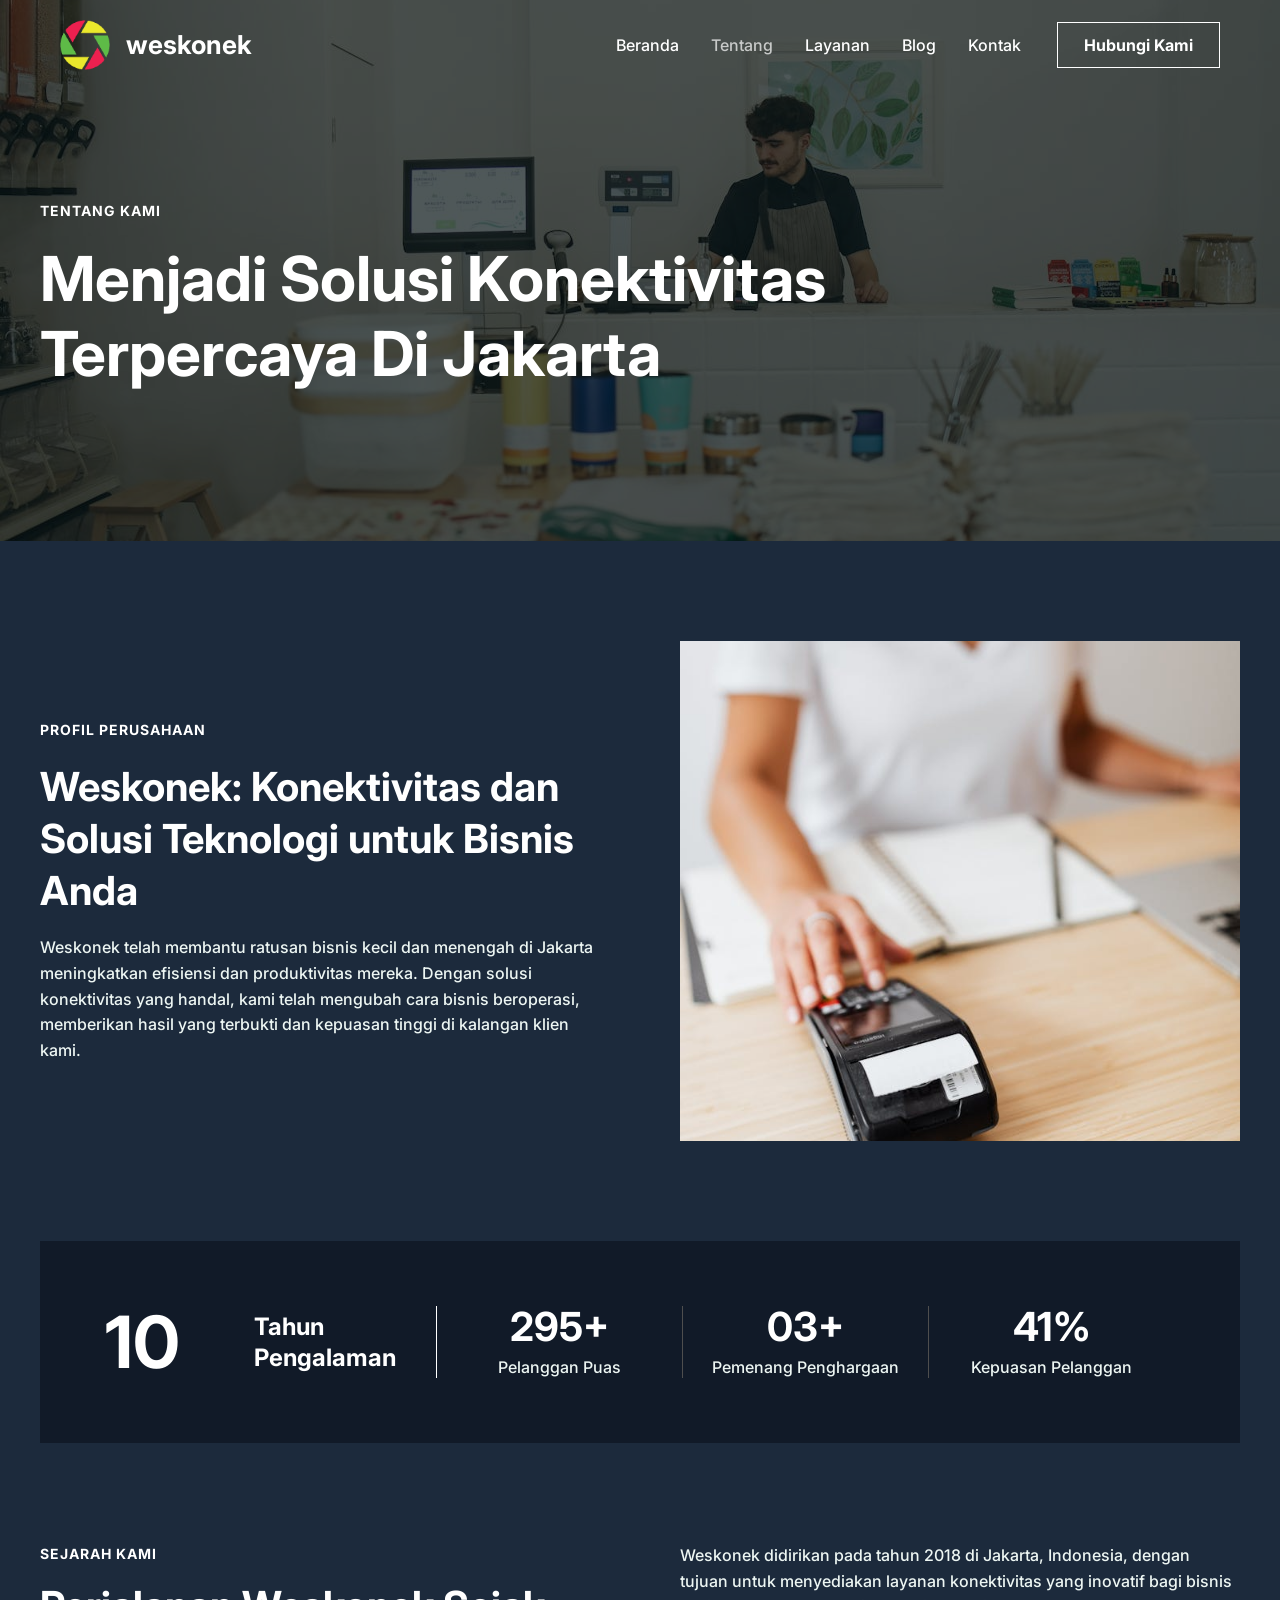
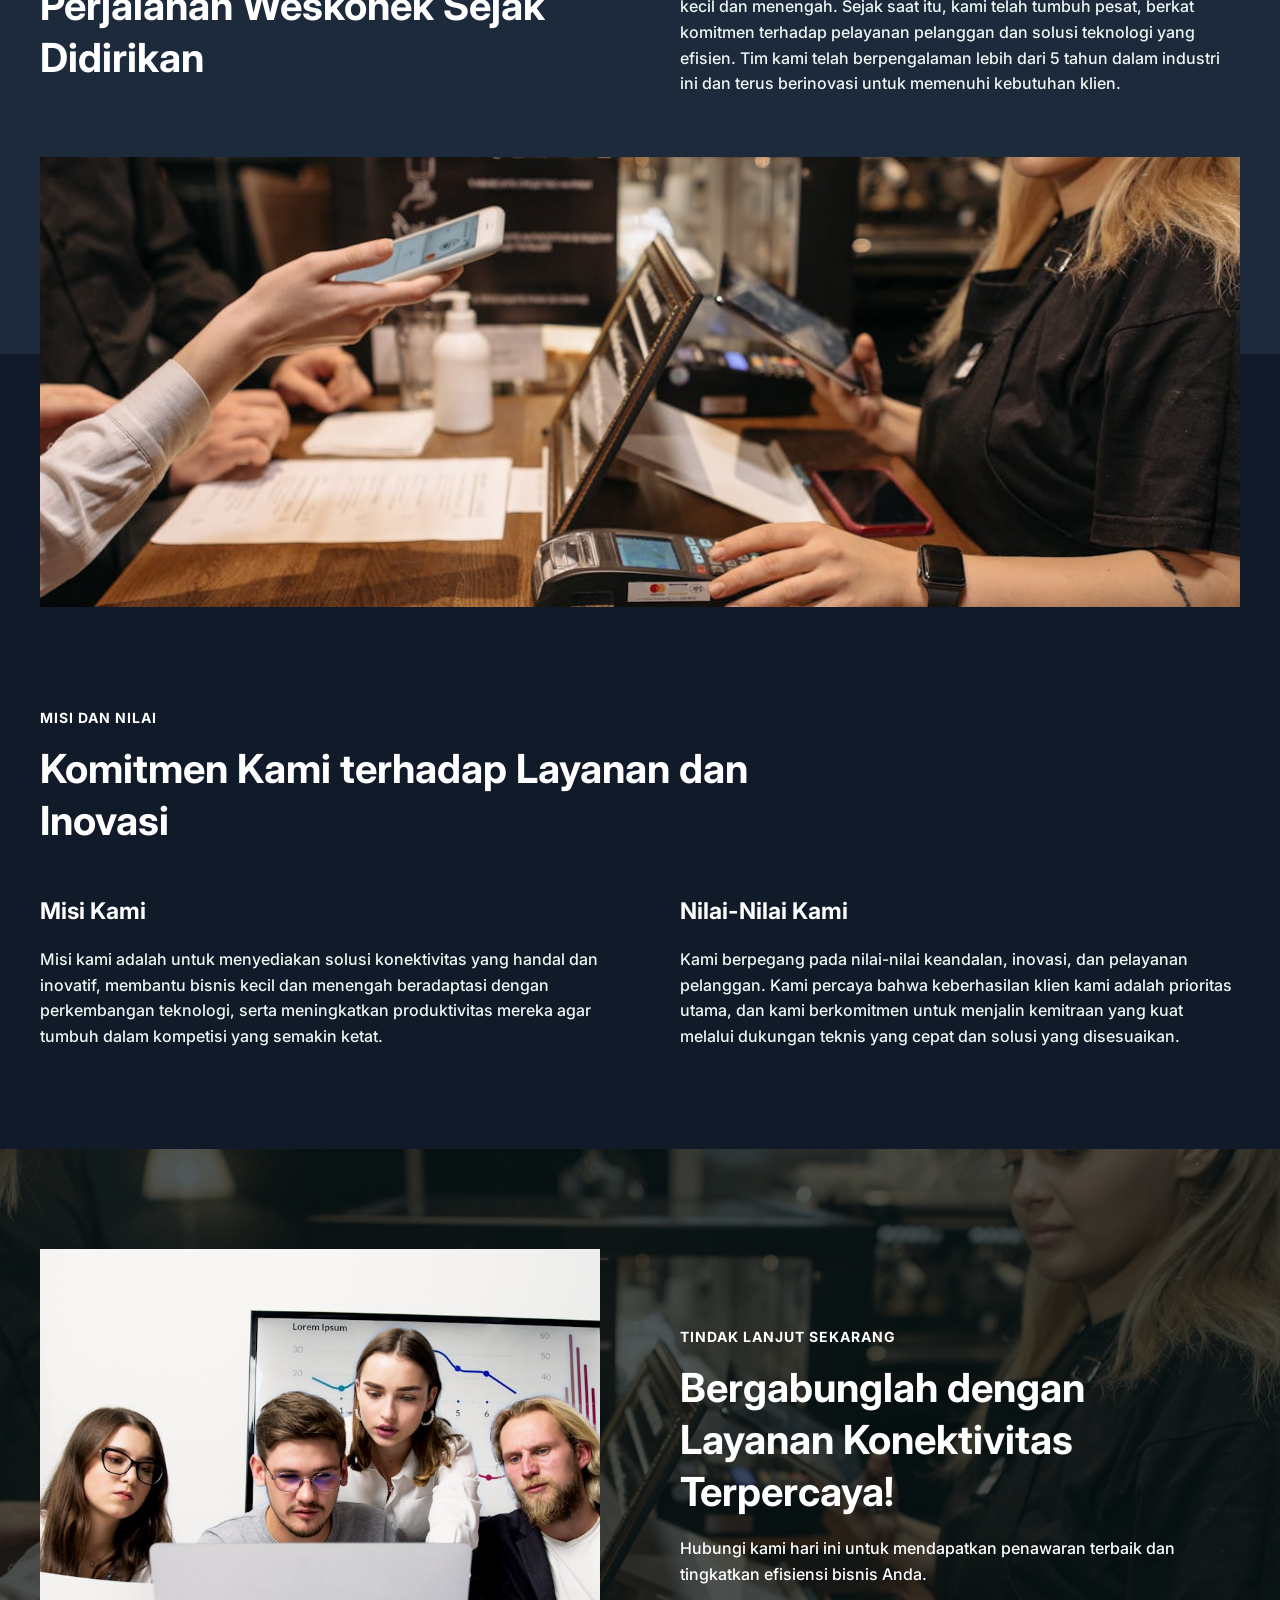
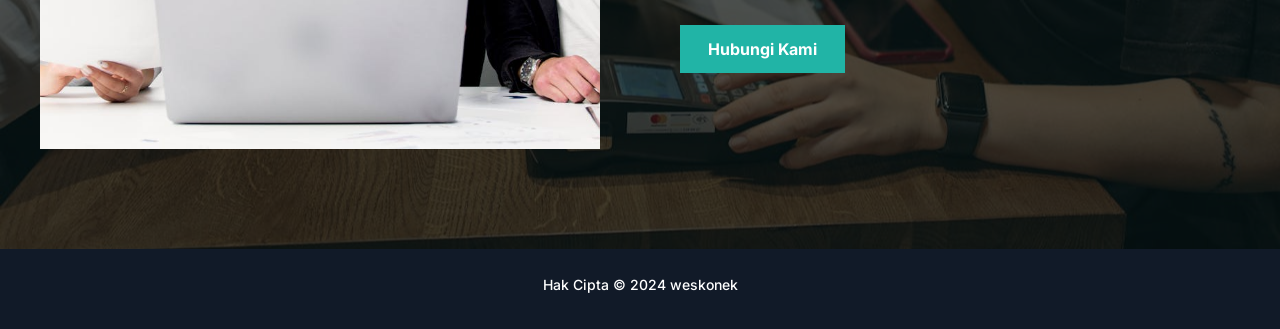
<file: about/index.html>
<!DOCTYPE html>
<html lang="id">
<head>
<meta charset="UTF-8">
<meta name="viewport" content="width=device-width, initial-scale=1">
	 <link rel="profile" href="https://gmpg.org/xfn/11"> 
	 <title>About &#8211; weskonek</title>
<meta name="robots" content="max-image-preview:large">
<link rel="dns-prefetch" href="//fonts.googleapis.com">
<link rel="alternate" type="application/rss+xml" title="weskonek &raquo; Feed" href="https://mohbasirudin.github.io/feed/">
<link rel="alternate" type="application/rss+xml" title="weskonek &raquo; Umpan Komentar" href="https://mohbasirudin.github.io/comments/feed/">
<script>
window._wpemojiSettings = {"baseUrl":"https:\/\/s.w.org\/images\/core\/emoji\/15.0.3\/72x72\/","ext":".png","svgUrl":"https:\/\/s.w.org\/images\/core\/emoji\/15.0.3\/svg\/","svgExt":".svg","source":{"concatemoji":"https:\/\/mohbasirudin.github.io\/wp-includes\/js\/wp-emoji-release.min.js?ver=6.6.2"}};
/*! This file is auto-generated */
!function(i,n){var o,s,e;function c(e){try{var t={supportTests:e,timestamp:(new Date).valueOf()};sessionStorage.setItem(o,JSON.stringify(t))}catch(e){}}function p(e,t,n){e.clearRect(0,0,e.canvas.width,e.canvas.height),e.fillText(t,0,0);var t=new Uint32Array(e.getImageData(0,0,e.canvas.width,e.canvas.height).data),r=(e.clearRect(0,0,e.canvas.width,e.canvas.height),e.fillText(n,0,0),new Uint32Array(e.getImageData(0,0,e.canvas.width,e.canvas.height).data));return t.every(function(e,t){return e===r[t]})}function u(e,t,n){switch(t){case"flag":return n(e,"🏳️‍⚧️","🏳️​⚧️")?!1:!n(e,"🇺🇳","🇺​🇳")&&!n(e,"🏴󠁧󠁢󠁥󠁮󠁧󠁿","🏴​󠁧​󠁢​󠁥​󠁮​󠁧​󠁿");case"emoji":return!n(e,"🐦‍⬛","🐦​⬛")}return!1}function f(e,t,n){var r="undefined"!=typeof WorkerGlobalScope&&self instanceof WorkerGlobalScope?new OffscreenCanvas(300,150):i.createElement("canvas"),a=r.getContext("2d",{willReadFrequently:!0}),o=(a.textBaseline="top",a.font="600 32px Arial",{});return e.forEach(function(e){o[e]=t(a,e,n)}),o}function t(e){var t=i.createElement("script");t.src=e,t.defer=!0,i.head.appendChild(t)}"undefined"!=typeof Promise&&(o="wpEmojiSettingsSupports",s=["flag","emoji"],n.supports={everything:!0,everythingExceptFlag:!0},e=new Promise(function(e){i.addEventListener("DOMContentLoaded",e,{once:!0})}),new Promise(function(t){var n=function(){try{var e=JSON.parse(sessionStorage.getItem(o));if("object"==typeof e&&"number"==typeof e.timestamp&&(new Date).valueOf()<e.timestamp+604800&&"object"==typeof e.supportTests)return e.supportTests}catch(e){}return null}();if(!n){if("undefined"!=typeof Worker&&"undefined"!=typeof OffscreenCanvas&&"undefined"!=typeof URL&&URL.createObjectURL&&"undefined"!=typeof Blob)try{var e="postMessage("+f.toString()+"("+[JSON.stringify(s),u.toString(),p.toString()].join(",")+"));",r=new Blob([e],{type:"text/javascript"}),a=new Worker(URL.createObjectURL(r),{name:"wpTestEmojiSupports"});return void(a.onmessage=function(e){c(n=e.data),a.terminate(),t(n)})}catch(e){}c(n=f(s,u,p))}t(n)}).then(function(e){for(var t in e)n.supports[t]=e[t],n.supports.everything=n.supports.everything&&n.supports[t],"flag"!==t&&(n.supports.everythingExceptFlag=n.supports.everythingExceptFlag&&n.supports[t]);n.supports.everythingExceptFlag=n.supports.everythingExceptFlag&&!n.supports.flag,n.DOMReady=!1,n.readyCallback=function(){n.DOMReady=!0}}).then(function(){return e}).then(function(){var e;n.supports.everything||(n.readyCallback(),(e=n.source||{}).concatemoji?t(e.concatemoji):e.wpemoji&&e.twemoji&&(t(e.twemoji),t(e.wpemoji)))}))}((window,document),window._wpemojiSettings);
</script>
<link rel="stylesheet" id="astra-theme-css-css" href="https://mohbasirudin.github.io/wp-content/themes/astra/assets/css/minified/main.min.css?ver=4.8.3" media="all">
<style id="astra-theme-css-inline-css">:root{--ast-post-nav-space:0;--ast-container-default-xlg-padding:2.5em;--ast-container-default-lg-padding:2.5em;--ast-container-default-slg-padding:2em;--ast-container-default-md-padding:2.5em;--ast-container-default-sm-padding:2.5em;--ast-container-default-xs-padding:2.4em;--ast-container-default-xxs-padding:1.8em;--ast-code-block-background:#ECEFF3;--ast-comment-inputs-background:#F9FAFB;--ast-normal-container-width:1200px;--ast-narrow-container-width:750px;--ast-blog-title-font-weight:600;--ast-blog-meta-weight:600;}html{font-size:100%;}a{color:var(--ast-global-color-0);}a:hover,a:focus{color:var(--ast-global-color-1);}body,button,input,select,textarea,.ast-button,.ast-custom-button{font-family:'Inter',sans-serif;font-weight:500;font-size:16px;font-size:1rem;line-height:var(--ast-body-line-height,1.6);}blockquote{color:var(--ast-global-color-3);}h1,.entry-content h1,h2,.entry-content h2,h3,.entry-content h3,h4,.entry-content h4,h5,.entry-content h5,h6,.entry-content h6,.site-title,.site-title a{font-family:'Inter',sans-serif;font-weight:700;}.ast-site-identity .site-title a{color:var(--ast-global-color-2);}.site-title{font-size:26px;font-size:1.625rem;display:block;}header .custom-logo-link img{max-width:50px;width:50px;}.astra-logo-svg{width:50px;}.site-header .site-description{font-size:15px;font-size:0.9375rem;display:none;}.entry-title{font-size:24px;font-size:1.5rem;}.ast-blog-single-element.ast-taxonomy-container a{font-size:14px;font-size:0.875rem;}.ast-blog-meta-container{font-size:13px;font-size:0.8125rem;}.archive .ast-article-post .ast-article-inner,.blog .ast-article-post .ast-article-inner,.archive .ast-article-post .ast-article-inner:hover,.blog .ast-article-post .ast-article-inner:hover{border-top-left-radius:0px;border-top-right-radius:0px;border-bottom-right-radius:0px;border-bottom-left-radius:0px;overflow:hidden;}h1,.entry-content h1{font-size:62px;font-size:3.875rem;font-weight:700;font-family:'Inter',sans-serif;line-height:1.2em;}h2,.entry-content h2{font-size:40px;font-size:2.5rem;font-weight:700;font-family:'Inter',sans-serif;line-height:1.3em;}h3,.entry-content h3{font-size:23px;font-size:1.4375rem;font-weight:700;font-family:'Inter',sans-serif;line-height:1.3em;}h4,.entry-content h4{font-size:22px;font-size:1.375rem;line-height:1.3em;font-weight:700;font-family:'Inter',sans-serif;}h5,.entry-content h5{font-size:20px;font-size:1.25rem;line-height:1.4em;font-weight:600;font-family:'Inter',sans-serif;}h6,.entry-content h6{font-size:14px;font-size:0.875rem;line-height:1.6em;font-weight:700;font-family:'Inter',sans-serif;text-transform:uppercase;letter-spacing:1px;}::selection{background-color:var(--ast-global-color-0);color:#000000;}body,h1,.entry-title a,.entry-content h1,h2,.entry-content h2,h3,.entry-content h3,h4,.entry-content h4,h5,.entry-content h5,h6,.entry-content h6{color:var(--ast-global-color-3);}.tagcloud a:hover,.tagcloud a:focus,.tagcloud a.current-item{color:#000000;border-color:var(--ast-global-color-0);background-color:var(--ast-global-color-0);}input:focus,input[type="text"]:focus,input[type="email"]:focus,input[type="url"]:focus,input[type="password"]:focus,input[type="reset"]:focus,input[type="search"]:focus,textarea:focus{border-color:var(--ast-global-color-0);}input[type="radio"]:checked,input[type=reset],input[type="checkbox"]:checked,input[type="checkbox"]:hover:checked,input[type="checkbox"]:focus:checked,input[type=range]::-webkit-slider-thumb{border-color:var(--ast-global-color-0);background-color:var(--ast-global-color-0);box-shadow:none;}.site-footer a:hover + .post-count,.site-footer a:focus + .post-count{background:var(--ast-global-color-0);border-color:var(--ast-global-color-0);}.single .nav-links .nav-previous,.single .nav-links .nav-next{color:var(--ast-global-color-0);}.entry-meta,.entry-meta *{line-height:1.45;color:var(--ast-global-color-0);font-weight:600;}.entry-meta a:not(.ast-button):hover,.entry-meta a:not(.ast-button):hover *,.entry-meta a:not(.ast-button):focus,.entry-meta a:not(.ast-button):focus *,.page-links > .page-link,.page-links .page-link:hover,.post-navigation a:hover{color:var(--ast-global-color-1);}#cat option,.secondary .calendar_wrap thead a,.secondary .calendar_wrap thead a:visited{color:var(--ast-global-color-0);}.secondary .calendar_wrap #today,.ast-progress-val span{background:var(--ast-global-color-0);}.secondary a:hover + .post-count,.secondary a:focus + .post-count{background:var(--ast-global-color-0);border-color:var(--ast-global-color-0);}.calendar_wrap #today > a{color:#000000;}.page-links .page-link,.single .post-navigation a{color:var(--ast-global-color-3);}.ast-search-menu-icon .search-form button.search-submit{padding:0 4px;}.ast-search-menu-icon form.search-form{padding-right:0;}.ast-search-menu-icon.slide-search input.search-field{width:0;}.ast-header-search .ast-search-menu-icon.ast-dropdown-active .search-form,.ast-header-search .ast-search-menu-icon.ast-dropdown-active .search-field:focus{transition:all 0.2s;}.search-form input.search-field:focus{outline:none;}.ast-search-menu-icon .search-form button.search-submit:focus,.ast-theme-transparent-header .ast-header-search .ast-dropdown-active .ast-icon,.ast-theme-transparent-header .ast-inline-search .search-field:focus .ast-icon{color:var(--ast-global-color-1);}.ast-header-search .slide-search .search-form{border:2px solid var(--ast-global-color-0);}.ast-header-search .slide-search .search-field{background-color:#fff;}.ast-archive-title{color:var(--ast-global-color-2);}.widget-title,.widget .wp-block-heading{font-size:22px;font-size:1.375rem;color:var(--ast-global-color-2);}.ast-single-post .entry-content a,.ast-comment-content a:not(.ast-comment-edit-reply-wrap a){text-decoration:underline;}.ast-single-post .elementor-button-wrapper .elementor-button,.ast-single-post .entry-content .uagb-tab a,.ast-single-post .entry-content .uagb-ifb-cta a,.ast-single-post .entry-content .uabb-module-content a,.ast-single-post .entry-content .uagb-post-grid a,.ast-single-post .entry-content .uagb-timeline a,.ast-single-post .entry-content .uagb-toc__wrap a,.ast-single-post .entry-content .uagb-taxomony-box a,.ast-single-post .entry-content .woocommerce a,.entry-content .wp-block-latest-posts > li > a,.ast-single-post .entry-content .wp-block-file__button,li.ast-post-filter-single,.ast-single-post .ast-comment-content .comment-reply-link,.ast-single-post .ast-comment-content .comment-edit-link{text-decoration:none;}.ast-search-menu-icon.slide-search a:focus-visible:focus-visible,.astra-search-icon:focus-visible,#close:focus-visible,a:focus-visible,.ast-menu-toggle:focus-visible,.site .skip-link:focus-visible,.wp-block-loginout input:focus-visible,.wp-block-search.wp-block-search__button-inside .wp-block-search__inside-wrapper,.ast-header-navigation-arrow:focus-visible,.woocommerce .wc-proceed-to-checkout > .checkout-button:focus-visible,.woocommerce .woocommerce-MyAccount-navigation ul li a:focus-visible,.ast-orders-table__row .ast-orders-table__cell:focus-visible,.woocommerce .woocommerce-order-details .order-again > .button:focus-visible,.woocommerce .woocommerce-message a.button.wc-forward:focus-visible,.woocommerce #minus_qty:focus-visible,.woocommerce #plus_qty:focus-visible,a#ast-apply-coupon:focus-visible,.woocommerce .woocommerce-info a:focus-visible,.woocommerce .astra-shop-summary-wrap a:focus-visible,.woocommerce a.wc-forward:focus-visible,#ast-apply-coupon:focus-visible,.woocommerce-js .woocommerce-mini-cart-item a.remove:focus-visible,#close:focus-visible,.button.search-submit:focus-visible,#search_submit:focus,.normal-search:focus-visible,.ast-header-account-wrap:focus-visible,.woocommerce .ast-on-card-button.ast-quick-view-trigger:focus{outline-style:dotted;outline-color:inherit;outline-width:thin;}input:focus,input[type="text"]:focus,input[type="email"]:focus,input[type="url"]:focus,input[type="password"]:focus,input[type="reset"]:focus,input[type="search"]:focus,input[type="number"]:focus,textarea:focus,.wp-block-search__input:focus,[data-section="section-header-mobile-trigger"] .ast-button-wrap .ast-mobile-menu-trigger-minimal:focus,.ast-mobile-popup-drawer.active .menu-toggle-close:focus,.woocommerce-ordering select.orderby:focus,#ast-scroll-top:focus,#coupon_code:focus,.woocommerce-page #comment:focus,.woocommerce #reviews #respond input#submit:focus,.woocommerce a.add_to_cart_button:focus,.woocommerce .button.single_add_to_cart_button:focus,.woocommerce .woocommerce-cart-form button:focus,.woocommerce .woocommerce-cart-form__cart-item .quantity .qty:focus,.woocommerce .woocommerce-billing-fields .woocommerce-billing-fields__field-wrapper .woocommerce-input-wrapper > .input-text:focus,.woocommerce #order_comments:focus,.woocommerce #place_order:focus,.woocommerce .woocommerce-address-fields .woocommerce-address-fields__field-wrapper .woocommerce-input-wrapper > .input-text:focus,.woocommerce .woocommerce-MyAccount-content form button:focus,.woocommerce .woocommerce-MyAccount-content .woocommerce-EditAccountForm .woocommerce-form-row .woocommerce-Input.input-text:focus,.woocommerce .ast-woocommerce-container .woocommerce-pagination ul.page-numbers li a:focus,body #content .woocommerce form .form-row .select2-container--default .select2-selection--single:focus,#ast-coupon-code:focus,.woocommerce.woocommerce-js .quantity input[type=number]:focus,.woocommerce-js .woocommerce-mini-cart-item .quantity input[type=number]:focus,.woocommerce p#ast-coupon-trigger:focus{border-style:dotted;border-color:inherit;border-width:thin;}input{outline:none;}.ast-logo-title-inline .site-logo-img{padding-right:1em;}.site-logo-img img{ transition:all 0.2s linear;}body .ast-oembed-container *{position:absolute;top:0;width:100%;height:100%;left:0;}body .wp-block-embed-pocket-casts .ast-oembed-container *{position:unset;}.ast-single-post-featured-section + article {margin-top: 2em;}.site-content .ast-single-post-featured-section img {width: 100%;overflow: hidden;object-fit: cover;}.ast-separate-container .site-content .ast-single-post-featured-section + article {margin-top: -80px;z-index: 9;position: relative;border-radius: 4px;}@media (min-width: 922px) {.ast-no-sidebar .site-content .ast-article-image-container--wide {margin-left: -120px;margin-right: -120px;max-width: unset;width: unset;}.ast-left-sidebar .site-content .ast-article-image-container--wide,.ast-right-sidebar .site-content .ast-article-image-container--wide {margin-left: -10px;margin-right: -10px;}.site-content .ast-article-image-container--full {margin-left: calc( -50vw + 50%);margin-right: calc( -50vw + 50%);max-width: 100vw;width: 100vw;}.ast-left-sidebar .site-content .ast-article-image-container--full,.ast-right-sidebar .site-content .ast-article-image-container--full {margin-left: -10px;margin-right: -10px;max-width: inherit;width: auto;}}.site > .ast-single-related-posts-container {margin-top: 0;}@media (min-width: 922px) {.ast-desktop .ast-container--narrow {max-width: var(--ast-narrow-container-width);margin: 0 auto;}}input[type="text"],input[type="number"],input[type="email"],input[type="url"],input[type="password"],input[type="search"],input[type=reset],input[type=tel],input[type=date],select,textarea{font-size:16px;font-style:normal;font-weight:400;line-height:24px;width:100%;padding:12px 16px;border-radius:4px;box-shadow:0px 1px 2px 0px rgba(0,0,0,0.05);color:var(--ast-form-input-text,#475569);}input[type="text"],input[type="number"],input[type="email"],input[type="url"],input[type="password"],input[type="search"],input[type=reset],input[type=tel],input[type=date],select{height:40px;}input[type="date"]{border-width:1px;border-style:solid;border-color:var(--ast-border-color);}input[type="text"]:focus,input[type="number"]:focus,input[type="email"]:focus,input[type="url"]:focus,input[type="password"]:focus,input[type="search"]:focus,input[type=reset]:focus,input[type="tel"]:focus,input[type="date"]:focus,select:focus,textarea:focus{border-color:#046BD2;box-shadow:none;outline:none;color:var(--ast-form-input-focus-text,#475569);}label,legend{color:#111827;font-size:14px;font-style:normal;font-weight:500;line-height:20px;}select{padding:6px 10px;}fieldset{padding:30px;border-radius:4px;}button,.ast-button,.button,input[type="button"],input[type="reset"],input[type="submit"]{border-radius:4px;box-shadow:0px 1px 2px 0px rgba(0,0,0,0.05);}:root{--ast-comment-inputs-background:#FFF;}::placeholder{color:var(--ast-form-field-color,#9CA3AF);}::-ms-input-placeholder{color:var(--ast-form-field-color,#9CA3AF);}@media (max-width:921.9px){#ast-desktop-header{display:none;}}@media (min-width:922px){#ast-mobile-header{display:none;}}.wp-block-buttons.aligncenter{justify-content:center;}@media (max-width:921px){.ast-theme-transparent-header #primary,.ast-theme-transparent-header #secondary{padding:0;}}@media (max-width:921px){.ast-plain-container.ast-no-sidebar #primary{padding:0;}}.ast-plain-container.ast-no-sidebar #primary{margin-top:0;margin-bottom:0;}@media (max-width:921px){.ast-separate-container #primary,.ast-narrow-container #primary{padding-top:0px;}}@media (max-width:544px){.ast-separate-container #primary,.ast-narrow-container #primary{padding-top:0px;}}@media (max-width:921px){.ast-separate-container #primary,.ast-narrow-container #primary{padding-bottom:0px;}}@media (max-width:544px){.ast-separate-container #primary,.ast-narrow-container #primary{padding-bottom:0px;}}.wp-block-button.is-style-outline .wp-block-button__link{border-color:var(--ast-global-color-0);border-top-width:2px;border-right-width:2px;border-bottom-width:2px;border-left-width:2px;}div.wp-block-button.is-style-outline > .wp-block-button__link:not(.has-text-color),div.wp-block-button.wp-block-button__link.is-style-outline:not(.has-text-color){color:var(--ast-global-color-0);}.wp-block-button.is-style-outline .wp-block-button__link:hover,.wp-block-buttons .wp-block-button.is-style-outline .wp-block-button__link:focus,.wp-block-buttons .wp-block-button.is-style-outline > .wp-block-button__link:not(.has-text-color):hover,.wp-block-buttons .wp-block-button.wp-block-button__link.is-style-outline:not(.has-text-color):hover{color:#ffffff;background-color:var(--ast-global-color-1);border-color:var(--ast-global-color-1);}.post-page-numbers.current .page-link,.ast-pagination .page-numbers.current{color:#000000;border-color:var(--ast-global-color-0);background-color:var(--ast-global-color-0);}.wp-block-button.is-style-outline .wp-block-button__link{border-top-width:2px;border-right-width:2px;border-bottom-width:2px;border-left-width:2px;}.wp-block-buttons .wp-block-button.is-style-outline .wp-block-button__link.wp-element-button,.ast-outline-button,.wp-block-uagb-buttons-child .uagb-buttons-repeater.ast-outline-button{border-color:var(--ast-global-color-0);border-top-width:2px;border-right-width:2px;border-bottom-width:2px;border-left-width:2px;font-family:'Inter',sans-serif;font-weight:700;font-size:16px;font-size:1rem;line-height:1em;text-transform:capitalize;padding-top:14px;padding-right:26px;padding-bottom:14px;padding-left:26px;border-top-left-radius:0px;border-top-right-radius:0px;border-bottom-right-radius:0px;border-bottom-left-radius:0px;}.wp-block-buttons .wp-block-button.is-style-outline > .wp-block-button__link:not(.has-text-color),.wp-block-buttons .wp-block-button.wp-block-button__link.is-style-outline:not(.has-text-color),.ast-outline-button{color:var(--ast-global-color-0);}.wp-block-button.is-style-outline .wp-block-button__link:hover,.wp-block-buttons .wp-block-button.is-style-outline .wp-block-button__link:focus,.wp-block-buttons .wp-block-button.is-style-outline > .wp-block-button__link:not(.has-text-color):hover,.wp-block-buttons .wp-block-button.wp-block-button__link.is-style-outline:not(.has-text-color):hover,.ast-outline-button:hover,.ast-outline-button:focus,.wp-block-uagb-buttons-child .uagb-buttons-repeater.ast-outline-button:hover,.wp-block-uagb-buttons-child .uagb-buttons-repeater.ast-outline-button:focus{color:#ffffff;background-color:var(--ast-global-color-1);border-color:var(--ast-global-color-1);}.ast-single-post .entry-content a.ast-outline-button,.ast-single-post .entry-content .is-style-outline>.wp-block-button__link{text-decoration:none;}.wp-block-button .wp-block-button__link.wp-element-button.is-style-outline:not(.has-background),.wp-block-button.is-style-outline>.wp-block-button__link.wp-element-button:not(.has-background),.ast-outline-button{background-color:transparent;}.uagb-buttons-repeater.ast-outline-button{border-radius:9999px;}@media (max-width:921px){.wp-block-buttons .wp-block-button.is-style-outline .wp-block-button__link.wp-element-button,.ast-outline-button,.wp-block-uagb-buttons-child .uagb-buttons-repeater.ast-outline-button{font-size:16px;font-size:1rem;padding-top:14px;padding-right:28px;padding-bottom:14px;padding-left:28px;border-top-left-radius:0px;border-top-right-radius:0px;border-bottom-right-radius:0px;border-bottom-left-radius:0px;}}@media (max-width:544px){.wp-block-buttons .wp-block-button.is-style-outline .wp-block-button__link.wp-element-button,.ast-outline-button,.wp-block-uagb-buttons-child .uagb-buttons-repeater.ast-outline-button{font-size:14px;font-size:0.875rem;padding-top:12px;padding-right:24px;padding-bottom:12px;padding-left:24px;border-top-left-radius:0px;border-top-right-radius:0px;border-bottom-right-radius:0px;border-bottom-left-radius:0px;}}.entry-content[data-ast-blocks-layout] > figure{margin-bottom:1em;}h1.widget-title{font-weight:700;}h2.widget-title{font-weight:700;}h3.widget-title{font-weight:700;}#page{display:flex;flex-direction:column;min-height:100vh;}.ast-404-layout-1 h1.page-title{color:var(--ast-global-color-2);}.single .post-navigation a{line-height:1em;height:inherit;}.error-404 .page-sub-title{font-size:1.5rem;font-weight:inherit;}.search .site-content .content-area .search-form{margin-bottom:0;}#page .site-content{flex-grow:1;}.widget{margin-bottom:1.25em;}#secondary li{line-height:1.5em;}#secondary .wp-block-group h2{margin-bottom:0.7em;}#secondary h2{font-size:1.7rem;}.ast-separate-container .ast-article-post,.ast-separate-container .ast-article-single,.ast-separate-container .comment-respond{padding:3em;}.ast-separate-container .ast-article-single .ast-article-single{padding:0;}.ast-article-single .wp-block-post-template-is-layout-grid{padding-left:0;}.ast-separate-container .comments-title,.ast-narrow-container .comments-title{padding:1.5em 2em;}.ast-page-builder-template .comment-form-textarea,.ast-comment-formwrap .ast-grid-common-col{padding:0;}.ast-comment-formwrap{padding:0;display:inline-flex;column-gap:20px;width:100%;margin-left:0;margin-right:0;}.comments-area textarea#comment:focus,.comments-area textarea#comment:active,.comments-area .ast-comment-formwrap input[type="text"]:focus,.comments-area .ast-comment-formwrap input[type="text"]:active {box-shadow:none;outline:none;}.archive.ast-page-builder-template .entry-header{margin-top:2em;}.ast-page-builder-template .ast-comment-formwrap{width:100%;}.entry-title{margin-bottom:0.6em;}.ast-archive-description p{font-size:inherit;font-weight:inherit;line-height:inherit;}.ast-separate-container .ast-comment-list li.depth-1,.hentry{margin-bottom:1.5em;}.site-content section.ast-archive-description{margin-bottom:2em;}@media (min-width:921px){.ast-left-sidebar.ast-page-builder-template #secondary,.archive.ast-right-sidebar.ast-page-builder-template .site-main{padding-left:20px;padding-right:20px;}}@media (max-width:544px){.ast-comment-formwrap.ast-row{column-gap:10px;display:inline-block;}#ast-commentform .ast-grid-common-col{position:relative;width:100%;}}@media (min-width:1201px){.ast-separate-container .ast-article-post,.ast-separate-container .ast-article-single,.ast-separate-container .ast-author-box,.ast-separate-container .ast-404-layout-1,.ast-separate-container .no-results{padding:3em;}}@media (max-width:921px){.ast-separate-container #primary,.ast-separate-container #secondary{padding:1.5em 0;}#primary,#secondary{padding:1.5em 0;margin:0;}.ast-left-sidebar #content > .ast-container{display:flex;flex-direction:column-reverse;width:100%;}}@media (min-width:922px){.ast-separate-container.ast-right-sidebar #primary,.ast-separate-container.ast-left-sidebar #primary{border:0;}.search-no-results.ast-separate-container #primary{margin-bottom:4em;}}.wp-block-button .wp-block-button__link{color:#ffffff;}.wp-block-button .wp-block-button__link:hover,.wp-block-button .wp-block-button__link:focus{color:#ffffff;background-color:var(--ast-global-color-1);border-color:var(--ast-global-color-1);}.wp-block-button .wp-block-button__link,.wp-block-search .wp-block-search__button,body .wp-block-file .wp-block-file__button{border-style:solid;border-top-width:2px;border-right-width:2px;border-left-width:2px;border-bottom-width:2px;border-color:var(--ast-global-color-0);background-color:var(--ast-global-color-0);color:#ffffff;font-family:'Inter',sans-serif;font-weight:700;line-height:1em;text-transform:capitalize;font-size:16px;font-size:1rem;border-top-left-radius:0px;border-top-right-radius:0px;border-bottom-right-radius:0px;border-bottom-left-radius:0px;padding-top:14px;padding-right:26px;padding-bottom:14px;padding-left:26px;}.ast-single-post .entry-content .wp-block-button .wp-block-button__link,.ast-single-post .entry-content .wp-block-search .wp-block-search__button,body .entry-content .wp-block-file .wp-block-file__button{text-decoration:none;}@media (max-width:921px){.wp-block-button .wp-block-button__link,.wp-block-search .wp-block-search__button,body .wp-block-file .wp-block-file__button{font-size:16px;font-size:1rem;padding-top:14px;padding-right:28px;padding-bottom:14px;padding-left:28px;border-top-left-radius:0px;border-top-right-radius:0px;border-bottom-right-radius:0px;border-bottom-left-radius:0px;}}@media (max-width:544px){.wp-block-button .wp-block-button__link,.wp-block-search .wp-block-search__button,body .wp-block-file .wp-block-file__button{font-size:14px;font-size:0.875rem;padding-top:12px;padding-right:24px;padding-bottom:12px;padding-left:24px;border-top-left-radius:0px;border-top-right-radius:0px;border-bottom-right-radius:0px;border-bottom-left-radius:0px;}}.menu-toggle,button,.ast-button,.ast-custom-button,.button,input#submit,input[type="button"],input[type="submit"],input[type="reset"],#comments .submit,.search .search-submit,form[CLASS*="wp-block-search__"].wp-block-search .wp-block-search__inside-wrapper .wp-block-search__button,body .wp-block-file .wp-block-file__button,.search .search-submit,.woocommerce-js a.button,.woocommerce button.button,.woocommerce .woocommerce-message a.button,.woocommerce #respond input#submit.alt,.woocommerce input.button.alt,.woocommerce input.button,.woocommerce input.button:disabled,.woocommerce input.button:disabled[disabled],.woocommerce input.button:disabled:hover,.woocommerce input.button:disabled[disabled]:hover,.woocommerce #respond input#submit,.woocommerce button.button.alt.disabled,.wc-block-grid__products .wc-block-grid__product .wp-block-button__link,.wc-block-grid__product-onsale,[CLASS*="wc-block"] button,.woocommerce-js .astra-cart-drawer .astra-cart-drawer-content .woocommerce-mini-cart__buttons .button:not(.checkout):not(.ast-continue-shopping),.woocommerce-js .astra-cart-drawer .astra-cart-drawer-content .woocommerce-mini-cart__buttons a.checkout,.woocommerce button.button.alt.disabled.wc-variation-selection-needed,[CLASS*="wc-block"] .wc-block-components-button{border-style:solid;border-top-width:2px;border-right-width:2px;border-left-width:2px;border-bottom-width:2px;color:#ffffff;border-color:var(--ast-global-color-0);background-color:var(--ast-global-color-0);padding-top:14px;padding-right:26px;padding-bottom:14px;padding-left:26px;font-family:'Inter',sans-serif;font-weight:700;font-size:16px;font-size:1rem;line-height:1em;text-transform:capitalize;border-top-left-radius:0px;border-top-right-radius:0px;border-bottom-right-radius:0px;border-bottom-left-radius:0px;}button:focus,.menu-toggle:hover,button:hover,.ast-button:hover,.ast-custom-button:hover .button:hover,.ast-custom-button:hover ,input[type=reset]:hover,input[type=reset]:focus,input#submit:hover,input#submit:focus,input[type="button"]:hover,input[type="button"]:focus,input[type="submit"]:hover,input[type="submit"]:focus,form[CLASS*="wp-block-search__"].wp-block-search .wp-block-search__inside-wrapper .wp-block-search__button:hover,form[CLASS*="wp-block-search__"].wp-block-search .wp-block-search__inside-wrapper .wp-block-search__button:focus,body .wp-block-file .wp-block-file__button:hover,body .wp-block-file .wp-block-file__button:focus,.woocommerce-js a.button:hover,.woocommerce button.button:hover,.woocommerce .woocommerce-message a.button:hover,.woocommerce #respond input#submit:hover,.woocommerce #respond input#submit.alt:hover,.woocommerce input.button.alt:hover,.woocommerce input.button:hover,.woocommerce button.button.alt.disabled:hover,.wc-block-grid__products .wc-block-grid__product .wp-block-button__link:hover,[CLASS*="wc-block"] button:hover,.woocommerce-js .astra-cart-drawer .astra-cart-drawer-content .woocommerce-mini-cart__buttons .button:not(.checkout):not(.ast-continue-shopping):hover,.woocommerce-js .astra-cart-drawer .astra-cart-drawer-content .woocommerce-mini-cart__buttons a.checkout:hover,.woocommerce button.button.alt.disabled.wc-variation-selection-needed:hover,[CLASS*="wc-block"] .wc-block-components-button:hover,[CLASS*="wc-block"] .wc-block-components-button:focus{color:#ffffff;background-color:var(--ast-global-color-1);border-color:var(--ast-global-color-1);}form[CLASS*="wp-block-search__"].wp-block-search .wp-block-search__inside-wrapper .wp-block-search__button.has-icon{padding-top:calc(14px - 3px);padding-right:calc(26px - 3px);padding-bottom:calc(14px - 3px);padding-left:calc(26px - 3px);}@media (max-width:921px){.menu-toggle,button,.ast-button,.ast-custom-button,.button,input#submit,input[type="button"],input[type="submit"],input[type="reset"],#comments .submit,.search .search-submit,form[CLASS*="wp-block-search__"].wp-block-search .wp-block-search__inside-wrapper .wp-block-search__button,body .wp-block-file .wp-block-file__button,.search .search-submit,.woocommerce-js a.button,.woocommerce button.button,.woocommerce .woocommerce-message a.button,.woocommerce #respond input#submit.alt,.woocommerce input.button.alt,.woocommerce input.button,.woocommerce input.button:disabled,.woocommerce input.button:disabled[disabled],.woocommerce input.button:disabled:hover,.woocommerce input.button:disabled[disabled]:hover,.woocommerce #respond input#submit,.woocommerce button.button.alt.disabled,.wc-block-grid__products .wc-block-grid__product .wp-block-button__link,.wc-block-grid__product-onsale,[CLASS*="wc-block"] button,.woocommerce-js .astra-cart-drawer .astra-cart-drawer-content .woocommerce-mini-cart__buttons .button:not(.checkout):not(.ast-continue-shopping),.woocommerce-js .astra-cart-drawer .astra-cart-drawer-content .woocommerce-mini-cart__buttons a.checkout,.woocommerce button.button.alt.disabled.wc-variation-selection-needed,[CLASS*="wc-block"] .wc-block-components-button{padding-top:14px;padding-right:28px;padding-bottom:14px;padding-left:28px;font-size:16px;font-size:1rem;border-top-left-radius:0px;border-top-right-radius:0px;border-bottom-right-radius:0px;border-bottom-left-radius:0px;}}@media (max-width:544px){.menu-toggle,button,.ast-button,.ast-custom-button,.button,input#submit,input[type="button"],input[type="submit"],input[type="reset"],#comments .submit,.search .search-submit,form[CLASS*="wp-block-search__"].wp-block-search .wp-block-search__inside-wrapper .wp-block-search__button,body .wp-block-file .wp-block-file__button,.search .search-submit,.woocommerce-js a.button,.woocommerce button.button,.woocommerce .woocommerce-message a.button,.woocommerce #respond input#submit.alt,.woocommerce input.button.alt,.woocommerce input.button,.woocommerce input.button:disabled,.woocommerce input.button:disabled[disabled],.woocommerce input.button:disabled:hover,.woocommerce input.button:disabled[disabled]:hover,.woocommerce #respond input#submit,.woocommerce button.button.alt.disabled,.wc-block-grid__products .wc-block-grid__product .wp-block-button__link,.wc-block-grid__product-onsale,[CLASS*="wc-block"] button,.woocommerce-js .astra-cart-drawer .astra-cart-drawer-content .woocommerce-mini-cart__buttons .button:not(.checkout):not(.ast-continue-shopping),.woocommerce-js .astra-cart-drawer .astra-cart-drawer-content .woocommerce-mini-cart__buttons a.checkout,.woocommerce button.button.alt.disabled.wc-variation-selection-needed,[CLASS*="wc-block"] .wc-block-components-button{padding-top:12px;padding-right:24px;padding-bottom:12px;padding-left:24px;font-size:14px;font-size:0.875rem;border-top-left-radius:0px;border-top-right-radius:0px;border-bottom-right-radius:0px;border-bottom-left-radius:0px;}}@media (max-width:921px){.menu-toggle,button,.ast-button,.button,input#submit,input[type="button"],input[type="submit"],input[type="reset"]{font-size:16px;font-size:1rem;}.ast-mobile-header-stack .main-header-bar .ast-search-menu-icon{display:inline-block;}.ast-header-break-point.ast-header-custom-item-outside .ast-mobile-header-stack .main-header-bar .ast-search-icon{margin:0;}.ast-comment-avatar-wrap img{max-width:2.5em;}.ast-comment-meta{padding:0 1.8888em 1.3333em;}}@media (min-width:544px){.ast-container{max-width:100%;}}@media (max-width:544px){.ast-separate-container .ast-article-post,.ast-separate-container .ast-article-single,.ast-separate-container .comments-title,.ast-separate-container .ast-archive-description{padding:1.5em 1em;}.ast-separate-container #content .ast-container{padding-left:0.54em;padding-right:0.54em;}.ast-separate-container .ast-comment-list .bypostauthor{padding:.5em;}.ast-search-menu-icon.ast-dropdown-active .search-field{width:170px;}.menu-toggle,button,.ast-button,.button,input#submit,input[type="button"],input[type="submit"],input[type="reset"]{font-size:14px;font-size:0.875rem;}} #ast-mobile-header .ast-site-header-cart-li a{pointer-events:none;}.ast-separate-container{background-color:var(--ast-global-color-4);background-image:none;}@media (max-width:921px){.site-title{font-size:22px;font-size:1.375rem;display:block;}.site-header .site-description{display:none;}.entry-title{font-size:22px;font-size:1.375rem;}h1,.entry-content h1{font-size:44px;}h2,.entry-content h2{font-size:30px;}h3,.entry-content h3{font-size:26px;}h4,.entry-content h4{font-size:22px;font-size:1.375rem;}h5,.entry-content h5{font-size:18px;font-size:1.125rem;}h6,.entry-content h6{font-size:14px;font-size:0.875rem;}body,.ast-separate-container{background-color:var(--ast-global-color-4);background-image:none;}}@media (max-width:544px){.site-title{font-size:20px;font-size:1.25rem;display:block;}.site-header .site-description{display:none;}.entry-title{font-size:20px;font-size:1.25rem;}h1,.entry-content h1{font-size:38px;}h2,.entry-content h2{font-size:28px;}h3,.entry-content h3{font-size:24px;}h4,.entry-content h4{font-size:20px;font-size:1.25rem;}h5,.entry-content h5{font-size:16px;font-size:1rem;}h6,.entry-content h6{font-size:14px;font-size:0.875rem;}body,.ast-separate-container{background-color:var(--ast-global-color-4);background-image:none;}}@media (max-width:921px){html{font-size:91.2%;}}@media (max-width:544px){html{font-size:91.2%;}}@media (min-width:922px){.ast-container{max-width:1240px;}}@media (min-width:922px){.site-content .ast-container{display:flex;}}@media (max-width:921px){.site-content .ast-container{flex-direction:column;}}.entry-content h1,.entry-content h2,.entry-content h3,.entry-content h4,.entry-content h5,.entry-content h6{clear:none;}@media (min-width:922px){.main-header-menu .sub-menu .menu-item.ast-left-align-sub-menu:hover > .sub-menu,.main-header-menu .sub-menu .menu-item.ast-left-align-sub-menu.focus > .sub-menu{margin-left:-0px;}}.ast-theme-transparent-header [CLASS*="ast-header-button-"] .ast-custom-button{color:#ffffff;background:rgba(0,0,0,0);border-color:#ffffff;}.ast-theme-transparent-header [CLASS*="ast-header-button-"] .ast-custom-button:hover{color:#ffffff;background:var(--ast-global-color-1);border-color:var(--ast-global-color-1);}.ast-theme-transparent-header [data-section="section-header-mobile-trigger"] .ast-button-wrap .mobile-menu-toggle-icon .ast-mobile-svg{fill:#ffffff;}.ast-theme-transparent-header [data-section="section-header-mobile-trigger"] .ast-button-wrap .mobile-menu-wrap .mobile-menu{color:#ffffff;}.ast-theme-transparent-header [data-section="section-header-mobile-trigger"] .ast-button-wrap .ast-mobile-menu-trigger-outline{background:transparent;color:#ffffff;border-color:#ffffff;}.entry-content li > p{margin-bottom:0;}.site .comments-area{padding-top:2em;padding-bottom:2em;margin-top:2em;}.wp-block-file {display: flex;align-items: center;flex-wrap: wrap;justify-content: space-between;}.wp-block-pullquote {border: none;}.wp-block-pullquote blockquote::before {content: "\201D";font-family: "Helvetica",sans-serif;display: flex;transform: rotate( 180deg );font-size: 6rem;font-style: normal;line-height: 1;font-weight: bold;align-items: center;justify-content: center;}.has-text-align-right > blockquote::before {justify-content: flex-start;}.has-text-align-left > blockquote::before {justify-content: flex-end;}figure.wp-block-pullquote.is-style-solid-color blockquote {max-width: 100%;text-align: inherit;}:root {--wp--custom--ast-default-block-top-padding: 100px;--wp--custom--ast-default-block-right-padding: 80px;--wp--custom--ast-default-block-bottom-padding: 100px;--wp--custom--ast-default-block-left-padding: 80px;--wp--custom--ast-container-width: 1200px;--wp--custom--ast-content-width-size: 1200px;--wp--custom--ast-wide-width-size: calc(1200px + var(--wp--custom--ast-default-block-left-padding) + var(--wp--custom--ast-default-block-right-padding));}.ast-narrow-container {--wp--custom--ast-content-width-size: 750px;--wp--custom--ast-wide-width-size: 750px;}@media(max-width: 921px) {:root {--wp--custom--ast-default-block-top-padding: 50px;--wp--custom--ast-default-block-right-padding: 50px;--wp--custom--ast-default-block-bottom-padding: 50px;--wp--custom--ast-default-block-left-padding: 50px;}}@media(max-width: 544px) {:root {--wp--custom--ast-default-block-top-padding: 50px;--wp--custom--ast-default-block-right-padding: 30px;--wp--custom--ast-default-block-bottom-padding: 50px;--wp--custom--ast-default-block-left-padding: 30px;}}.entry-content > .wp-block-group,.entry-content > .wp-block-cover,.entry-content > .wp-block-columns {padding-top: var(--wp--custom--ast-default-block-top-padding);padding-right: var(--wp--custom--ast-default-block-right-padding);padding-bottom: var(--wp--custom--ast-default-block-bottom-padding);padding-left: var(--wp--custom--ast-default-block-left-padding);}.ast-plain-container.ast-no-sidebar .entry-content > .alignfull,.ast-page-builder-template .ast-no-sidebar .entry-content > .alignfull {margin-left: calc( -50vw + 50%);margin-right: calc( -50vw + 50%);max-width: 100vw;width: 100vw;}.ast-plain-container.ast-no-sidebar .entry-content .alignfull .alignfull,.ast-page-builder-template.ast-no-sidebar .entry-content .alignfull .alignfull,.ast-plain-container.ast-no-sidebar .entry-content .alignfull .alignwide,.ast-page-builder-template.ast-no-sidebar .entry-content .alignfull .alignwide,.ast-plain-container.ast-no-sidebar .entry-content .alignwide .alignfull,.ast-page-builder-template.ast-no-sidebar .entry-content .alignwide .alignfull,.ast-plain-container.ast-no-sidebar .entry-content .alignwide .alignwide,.ast-page-builder-template.ast-no-sidebar .entry-content .alignwide .alignwide,.ast-plain-container.ast-no-sidebar .entry-content .wp-block-column .alignfull,.ast-page-builder-template.ast-no-sidebar .entry-content .wp-block-column .alignfull,.ast-plain-container.ast-no-sidebar .entry-content .wp-block-column .alignwide,.ast-page-builder-template.ast-no-sidebar .entry-content .wp-block-column .alignwide {margin-left: auto;margin-right: auto;width: 100%;}[data-ast-blocks-layout] .wp-block-separator:not(.is-style-dots) {height: 0;}[data-ast-blocks-layout] .wp-block-separator {margin: 20px auto;}[data-ast-blocks-layout] .wp-block-separator:not(.is-style-wide):not(.is-style-dots) {max-width: 100px;}[data-ast-blocks-layout] .wp-block-separator.has-background {padding: 0;}.entry-content[data-ast-blocks-layout] > * {max-width: var(--wp--custom--ast-content-width-size);margin-left: auto;margin-right: auto;}.entry-content[data-ast-blocks-layout] > .alignwide {max-width: var(--wp--custom--ast-wide-width-size);}.entry-content[data-ast-blocks-layout] .alignfull {max-width: none;}.ast-full-width-layout .entry-content[data-ast-blocks-layout] .is-layout-constrained.wp-block-cover-is-layout-constrained > *,.ast-full-width-layout .entry-content[data-ast-blocks-layout] .is-layout-constrained.wp-block-group-is-layout-constrained > * {max-width: var(--wp--custom--ast-content-width-size);margin-left: auto;margin-right: auto;}.entry-content .wp-block-columns {margin-bottom: 0;}blockquote {margin: 1.5em;border-color: rgba(0,0,0,0.05);}.wp-block-quote:not(.has-text-align-right):not(.has-text-align-center) {border-left: 5px solid rgba(0,0,0,0.05);}.has-text-align-right > blockquote,blockquote.has-text-align-right {border-right: 5px solid rgba(0,0,0,0.05);}.has-text-align-left > blockquote,blockquote.has-text-align-left {border-left: 5px solid rgba(0,0,0,0.05);}.wp-block-site-tagline,.wp-block-latest-posts .read-more {margin-top: 15px;}.wp-block-loginout p label {display: block;}.wp-block-loginout p:not(.login-remember):not(.login-submit) input {width: 100%;}.wp-block-loginout input:focus {border-color: transparent;}.wp-block-loginout input:focus {outline: thin dotted;}.entry-content .wp-block-media-text .wp-block-media-text__content {padding: 0 0 0 8%;}.entry-content .wp-block-media-text.has-media-on-the-right .wp-block-media-text__content {padding: 0 8% 0 0;}.entry-content .wp-block-media-text.has-background .wp-block-media-text__content {padding: 8%;}.entry-content .wp-block-cover:not([class*="background-color"]) .wp-block-cover__inner-container,.entry-content .wp-block-cover:not([class*="background-color"]) .wp-block-cover-image-text,.entry-content .wp-block-cover:not([class*="background-color"]) .wp-block-cover-text,.entry-content .wp-block-cover-image:not([class*="background-color"]) .wp-block-cover__inner-container,.entry-content .wp-block-cover-image:not([class*="background-color"]) .wp-block-cover-image-text,.entry-content .wp-block-cover-image:not([class*="background-color"]) .wp-block-cover-text {color: var(--ast-global-color-5);}.wp-block-loginout .login-remember input {width: 1.1rem;height: 1.1rem;margin: 0 5px 4px 0;vertical-align: middle;}.wp-block-latest-posts > li > *:first-child,.wp-block-latest-posts:not(.is-grid) > li:first-child {margin-top: 0;}.entry-content .wp-block-buttons,.entry-content .wp-block-uagb-buttons {margin-bottom: 1.5em;}.wp-block-search__inside-wrapper .wp-block-search__input {padding: 0 10px;color: var(--ast-global-color-3);background: var(--ast-global-color-5);border-color: var(--ast-border-color);}.wp-block-latest-posts .read-more {margin-bottom: 1.5em;}.wp-block-search__no-button .wp-block-search__inside-wrapper .wp-block-search__input {padding-top: 5px;padding-bottom: 5px;}.wp-block-latest-posts .wp-block-latest-posts__post-date,.wp-block-latest-posts .wp-block-latest-posts__post-author {font-size: 1rem;}.wp-block-latest-posts > li > *,.wp-block-latest-posts:not(.is-grid) > li {margin-top: 12px;margin-bottom: 12px;}.ast-page-builder-template .entry-content[data-ast-blocks-layout] > *,.ast-page-builder-template .entry-content[data-ast-blocks-layout] > .alignfull > * {max-width: none;}.ast-page-builder-template .entry-content[data-ast-blocks-layout] > .alignwide > * {max-width: var(--wp--custom--ast-wide-width-size);}.ast-page-builder-template .entry-content[data-ast-blocks-layout] > .inherit-container-width > *,.ast-page-builder-template .entry-content[data-ast-blocks-layout] > * > *,.entry-content[data-ast-blocks-layout] > .wp-block-cover .wp-block-cover__inner-container {max-width: var(--wp--custom--ast-content-width-size) ;margin-left: auto;margin-right: auto;}.entry-content[data-ast-blocks-layout] .wp-block-cover:not(.alignleft):not(.alignright) {width: auto;}@media(max-width: 1200px) {.ast-separate-container .entry-content > .alignfull,.ast-separate-container .entry-content[data-ast-blocks-layout] > .alignwide,.ast-plain-container .entry-content[data-ast-blocks-layout] > .alignwide,.ast-plain-container .entry-content .alignfull {margin-left: calc(-1 * min(var(--ast-container-default-xlg-padding),20px)) ;margin-right: calc(-1 * min(var(--ast-container-default-xlg-padding),20px));}}@media(min-width: 1201px) {.ast-separate-container .entry-content > .alignfull {margin-left: calc(-1 * var(--ast-container-default-xlg-padding) );margin-right: calc(-1 * var(--ast-container-default-xlg-padding) );}.ast-separate-container .entry-content[data-ast-blocks-layout] > .alignwide,.ast-plain-container .entry-content[data-ast-blocks-layout] > .alignwide {margin-left: calc(-1 * var(--wp--custom--ast-default-block-left-padding) );margin-right: calc(-1 * var(--wp--custom--ast-default-block-right-padding) );}}@media(min-width: 921px) {.ast-separate-container .entry-content .wp-block-group.alignwide:not(.inherit-container-width) > :where(:not(.alignleft):not(.alignright)),.ast-plain-container .entry-content .wp-block-group.alignwide:not(.inherit-container-width) > :where(:not(.alignleft):not(.alignright)) {max-width: calc( var(--wp--custom--ast-content-width-size) + 80px );}.ast-plain-container.ast-right-sidebar .entry-content[data-ast-blocks-layout] .alignfull,.ast-plain-container.ast-left-sidebar .entry-content[data-ast-blocks-layout] .alignfull {margin-left: -60px;margin-right: -60px;}}@media(min-width: 544px) {.entry-content > .alignleft {margin-right: 20px;}.entry-content > .alignright {margin-left: 20px;}}@media (max-width:544px){.wp-block-columns .wp-block-column:not(:last-child){margin-bottom:20px;}.wp-block-latest-posts{margin:0;}}@media( max-width: 600px ) {.entry-content .wp-block-media-text .wp-block-media-text__content,.entry-content .wp-block-media-text.has-media-on-the-right .wp-block-media-text__content {padding: 8% 0 0;}.entry-content .wp-block-media-text.has-background .wp-block-media-text__content {padding: 8%;}}.ast-narrow-container .site-content .wp-block-uagb-image--align-full .wp-block-uagb-image__figure {max-width: 100%;margin-left: auto;margin-right: auto;}.entry-content ul,.entry-content ol {padding: revert;margin: revert;padding-left: 20px;}:root .has-ast-global-color-0-color{color:var(--ast-global-color-0);}:root .has-ast-global-color-0-background-color{background-color:var(--ast-global-color-0);}:root .wp-block-button .has-ast-global-color-0-color{color:var(--ast-global-color-0);}:root .wp-block-button .has-ast-global-color-0-background-color{background-color:var(--ast-global-color-0);}:root .has-ast-global-color-1-color{color:var(--ast-global-color-1);}:root .has-ast-global-color-1-background-color{background-color:var(--ast-global-color-1);}:root .wp-block-button .has-ast-global-color-1-color{color:var(--ast-global-color-1);}:root .wp-block-button .has-ast-global-color-1-background-color{background-color:var(--ast-global-color-1);}:root .has-ast-global-color-2-color{color:var(--ast-global-color-2);}:root .has-ast-global-color-2-background-color{background-color:var(--ast-global-color-2);}:root .wp-block-button .has-ast-global-color-2-color{color:var(--ast-global-color-2);}:root .wp-block-button .has-ast-global-color-2-background-color{background-color:var(--ast-global-color-2);}:root .has-ast-global-color-3-color{color:var(--ast-global-color-3);}:root .has-ast-global-color-3-background-color{background-color:var(--ast-global-color-3);}:root .wp-block-button .has-ast-global-color-3-color{color:var(--ast-global-color-3);}:root .wp-block-button .has-ast-global-color-3-background-color{background-color:var(--ast-global-color-3);}:root .has-ast-global-color-4-color{color:var(--ast-global-color-4);}:root .has-ast-global-color-4-background-color{background-color:var(--ast-global-color-4);}:root .wp-block-button .has-ast-global-color-4-color{color:var(--ast-global-color-4);}:root .wp-block-button .has-ast-global-color-4-background-color{background-color:var(--ast-global-color-4);}:root .has-ast-global-color-5-color{color:var(--ast-global-color-5);}:root .has-ast-global-color-5-background-color{background-color:var(--ast-global-color-5);}:root .wp-block-button .has-ast-global-color-5-color{color:var(--ast-global-color-5);}:root .wp-block-button .has-ast-global-color-5-background-color{background-color:var(--ast-global-color-5);}:root .has-ast-global-color-6-color{color:var(--ast-global-color-6);}:root .has-ast-global-color-6-background-color{background-color:var(--ast-global-color-6);}:root .wp-block-button .has-ast-global-color-6-color{color:var(--ast-global-color-6);}:root .wp-block-button .has-ast-global-color-6-background-color{background-color:var(--ast-global-color-6);}:root .has-ast-global-color-7-color{color:var(--ast-global-color-7);}:root .has-ast-global-color-7-background-color{background-color:var(--ast-global-color-7);}:root .wp-block-button .has-ast-global-color-7-color{color:var(--ast-global-color-7);}:root .wp-block-button .has-ast-global-color-7-background-color{background-color:var(--ast-global-color-7);}:root .has-ast-global-color-8-color{color:var(--ast-global-color-8);}:root .has-ast-global-color-8-background-color{background-color:var(--ast-global-color-8);}:root .wp-block-button .has-ast-global-color-8-color{color:var(--ast-global-color-8);}:root .wp-block-button .has-ast-global-color-8-background-color{background-color:var(--ast-global-color-8);}:root{--ast-global-color-0:#21B4A6;--ast-global-color-1:#0FAF9F;--ast-global-color-2:#FFFFFF;--ast-global-color-3:#EDF6F3;--ast-global-color-4:#1C2A3C;--ast-global-color-5:#111A28;--ast-global-color-6:#4E4E4E;--ast-global-color-7:#061314;--ast-global-color-8:#222222;}:root {--ast-border-color : var(--ast-global-color-6);}.site .site-content #primary{margin-top:0px;margin-bottom:0px;margin-left:0px;margin-right:0px;}.site .site-content #primary .ast-article-single,.ast-separate-container .site-content #secondary .widget{padding-top:0px;padding-bottom:0px;padding-left:0px;padding-right:0px;}.ast-single-entry-banner {-js-display: flex;display: flex;flex-direction: column;justify-content: center;text-align: center;position: relative;background: #eeeeee;}.ast-single-entry-banner[data-banner-layout="layout-1"] {max-width: 1200px;background: inherit;padding: 20px 0;}.ast-single-entry-banner[data-banner-width-type="custom"] {margin: 0 auto;width: 100%;}.ast-single-entry-banner + .site-content .entry-header {margin-bottom: 0;}.site .ast-author-avatar {--ast-author-avatar-size: ;}a.ast-underline-text {text-decoration: underline;}.ast-container > .ast-terms-link {position: relative;display: block;}a.ast-button.ast-badge-tax {padding: 4px 8px;border-radius: 3px;font-size: inherit;}header.entry-header:not(.related-entry-header) .entry-title{font-weight:600;font-size:32px;font-size:2rem;}header.entry-header:not(.related-entry-header) > *:not(:last-child){margin-bottom:10px;}header.entry-header:not(.related-entry-header) .post-thumb-img-content{text-align:center;}header.entry-header:not(.related-entry-header) .post-thumb img,.ast-single-post-featured-section.post-thumb img{aspect-ratio:16/9;width:100%;height:100%;}.ast-archive-entry-banner {-js-display: flex;display: flex;flex-direction: column;justify-content: center;text-align: center;position: relative;background: #eeeeee;}.ast-archive-entry-banner[data-banner-width-type="custom"] {margin: 0 auto;width: 100%;}.ast-archive-entry-banner[data-banner-layout="layout-1"] {background: inherit;padding: 20px 0;text-align: left;}body.archive .ast-archive-description{max-width:1200px;width:100%;text-align:left;padding-top:3em;padding-right:3em;padding-bottom:3em;padding-left:3em;}body.archive .ast-archive-description .ast-archive-title,body.archive .ast-archive-description .ast-archive-title *{font-weight:600;font-size:32px;font-size:2rem;}body.archive .ast-archive-description > *:not(:last-child){margin-bottom:10px;}@media (max-width:921px){body.archive .ast-archive-description{text-align:left;}}@media (max-width:544px){body.archive .ast-archive-description{text-align:left;}}.ast-theme-transparent-header #masthead .site-logo-img .transparent-custom-logo .astra-logo-svg{width:150px;}.ast-theme-transparent-header #masthead .site-logo-img .transparent-custom-logo img{ max-width:150px; width:150px;}@media (max-width:921px){.ast-theme-transparent-header #masthead .site-logo-img .transparent-custom-logo .astra-logo-svg{width:120px;}.ast-theme-transparent-header #masthead .site-logo-img .transparent-custom-logo img{ max-width:120px; width:120px;}}@media (max-width:543px){.ast-theme-transparent-header #masthead .site-logo-img .transparent-custom-logo .astra-logo-svg{width:100px;}.ast-theme-transparent-header #masthead .site-logo-img .transparent-custom-logo img{ max-width:100px; width:100px;}}@media (min-width:921px){.ast-theme-transparent-header #masthead{position:absolute;left:0;right:0;}.ast-theme-transparent-header .main-header-bar,.ast-theme-transparent-header.ast-header-break-point .main-header-bar{background:none;}body.elementor-editor-active.ast-theme-transparent-header #masthead,.fl-builder-edit .ast-theme-transparent-header #masthead,body.vc_editor.ast-theme-transparent-header #masthead,body.brz-ed.ast-theme-transparent-header #masthead{z-index:0;}.ast-header-break-point.ast-replace-site-logo-transparent.ast-theme-transparent-header .custom-mobile-logo-link{display:none;}.ast-header-break-point.ast-replace-site-logo-transparent.ast-theme-transparent-header .transparent-custom-logo{display:inline-block;}.ast-theme-transparent-header .ast-above-header,.ast-theme-transparent-header .ast-above-header.ast-above-header-bar{background-image:none;background-color:transparent;}.ast-theme-transparent-header .ast-below-header,.ast-theme-transparent-header .ast-below-header.ast-below-header-bar{background-image:none;background-color:transparent;}}.ast-theme-transparent-header .site-title a,.ast-theme-transparent-header .site-title a:focus,.ast-theme-transparent-header .site-title a:hover,.ast-theme-transparent-header .site-title a:visited{color:#ffffff;}.ast-theme-transparent-header .site-header .site-description{color:#ffffff;}.ast-theme-transparent-header .ast-builder-menu .main-header-menu,.ast-theme-transparent-header .ast-builder-menu .main-header-menu .menu-link,.ast-theme-transparent-header [CLASS*="ast-builder-menu-"] .main-header-menu .menu-item > .menu-link,.ast-theme-transparent-header .ast-masthead-custom-menu-items,.ast-theme-transparent-header .ast-masthead-custom-menu-items a,.ast-theme-transparent-header .ast-builder-menu .main-header-menu .menu-item > .ast-menu-toggle,.ast-theme-transparent-header .ast-builder-menu .main-header-menu .menu-item > .ast-menu-toggle,.ast-theme-transparent-header .ast-above-header-navigation a,.ast-header-break-point.ast-theme-transparent-header .ast-above-header-navigation a,.ast-header-break-point.ast-theme-transparent-header .ast-above-header-navigation > ul.ast-above-header-menu > .menu-item-has-children:not(.current-menu-item) > .ast-menu-toggle,.ast-theme-transparent-header .ast-below-header-menu,.ast-theme-transparent-header .ast-below-header-menu a,.ast-header-break-point.ast-theme-transparent-header .ast-below-header-menu a,.ast-header-break-point.ast-theme-transparent-header .ast-below-header-menu,.ast-theme-transparent-header .main-header-menu .menu-link{color:#ffffff;}.ast-theme-transparent-header .ast-builder-menu .main-header-menu .menu-item:hover > .menu-link,.ast-theme-transparent-header .ast-builder-menu .main-header-menu .menu-item:hover > .ast-menu-toggle,.ast-theme-transparent-header .ast-builder-menu .main-header-menu .ast-masthead-custom-menu-items a:hover,.ast-theme-transparent-header .ast-builder-menu .main-header-menu .focus > .menu-link,.ast-theme-transparent-header .ast-builder-menu .main-header-menu .focus > .ast-menu-toggle,.ast-theme-transparent-header .ast-builder-menu .main-header-menu .current-menu-item > .menu-link,.ast-theme-transparent-header .ast-builder-menu .main-header-menu .current-menu-ancestor > .menu-link,.ast-theme-transparent-header .ast-builder-menu .main-header-menu .current-menu-item > .ast-menu-toggle,.ast-theme-transparent-header .ast-builder-menu .main-header-menu .current-menu-ancestor > .ast-menu-toggle,.ast-theme-transparent-header [CLASS*="ast-builder-menu-"] .main-header-menu .current-menu-item > .menu-link,.ast-theme-transparent-header [CLASS*="ast-builder-menu-"] .main-header-menu .current-menu-ancestor > .menu-link,.ast-theme-transparent-header [CLASS*="ast-builder-menu-"] .main-header-menu .current-menu-item > .ast-menu-toggle,.ast-theme-transparent-header [CLASS*="ast-builder-menu-"] .main-header-menu .current-menu-ancestor > .ast-menu-toggle,.ast-theme-transparent-header .main-header-menu .menu-item:hover > .menu-link,.ast-theme-transparent-header .main-header-menu .current-menu-item > .menu-link,.ast-theme-transparent-header .main-header-menu .current-menu-ancestor > .menu-link{color:rgba(255,255,255,0.7);}.ast-theme-transparent-header .ast-builder-menu .main-header-menu .menu-item .sub-menu .menu-link,.ast-theme-transparent-header .main-header-menu .menu-item .sub-menu .menu-link{background-color:transparent;}@media (max-width:921px){.ast-theme-transparent-header #masthead{position:absolute;left:0;right:0;}.ast-theme-transparent-header .main-header-bar,.ast-theme-transparent-header.ast-header-break-point .main-header-bar{background:none;}body.elementor-editor-active.ast-theme-transparent-header #masthead,.fl-builder-edit .ast-theme-transparent-header #masthead,body.vc_editor.ast-theme-transparent-header #masthead,body.brz-ed.ast-theme-transparent-header #masthead{z-index:0;}.ast-header-break-point.ast-replace-site-logo-transparent.ast-theme-transparent-header .custom-mobile-logo-link{display:none;}.ast-header-break-point.ast-replace-site-logo-transparent.ast-theme-transparent-header .transparent-custom-logo{display:inline-block;}.ast-theme-transparent-header .ast-above-header,.ast-theme-transparent-header .ast-above-header.ast-above-header-bar{background-image:none;background-color:transparent;}.ast-theme-transparent-header .ast-below-header,.ast-theme-transparent-header .ast-below-header.ast-below-header-bar{background-image:none;background-color:transparent;}}@media (max-width:921px){.ast-theme-transparent-header .ast-builder-menu .main-header-menu,.ast-theme-transparent-header .ast-builder-menu .main-header-menu .menu-link,.ast-theme-transparent-header [CLASS*="ast-builder-menu-"] .main-header-menu .menu-item > .menu-link,.ast-theme-transparent-header .ast-masthead-custom-menu-items,.ast-theme-transparent-header .ast-masthead-custom-menu-items a,.ast-theme-transparent-header .ast-builder-menu .main-header-menu .menu-item > .ast-menu-toggle,.ast-theme-transparent-header .ast-builder-menu .main-header-menu .menu-item > .ast-menu-toggle,.ast-theme-transparent-header .main-header-menu .menu-link{color:var(--ast-global-color-2);}.ast-theme-transparent-header .ast-builder-menu .main-header-menu .menu-item:hover > .menu-link,.ast-theme-transparent-header .ast-builder-menu .main-header-menu .menu-item:hover > .ast-menu-toggle,.ast-theme-transparent-header .ast-builder-menu .main-header-menu .ast-masthead-custom-menu-items a:hover,.ast-theme-transparent-header .ast-builder-menu .main-header-menu .focus > .menu-link,.ast-theme-transparent-header .ast-builder-menu .main-header-menu .focus > .ast-menu-toggle,.ast-theme-transparent-header .ast-builder-menu .main-header-menu .current-menu-item > .menu-link,.ast-theme-transparent-header .ast-builder-menu .main-header-menu .current-menu-ancestor > .menu-link,.ast-theme-transparent-header .ast-builder-menu .main-header-menu .current-menu-item > .ast-menu-toggle,.ast-theme-transparent-header .ast-builder-menu .main-header-menu .current-menu-ancestor > .ast-menu-toggle,.ast-theme-transparent-header [CLASS*="ast-builder-menu-"] .main-header-menu .current-menu-item > .menu-link,.ast-theme-transparent-header [CLASS*="ast-builder-menu-"] .main-header-menu .current-menu-ancestor > .menu-link,.ast-theme-transparent-header [CLASS*="ast-builder-menu-"] .main-header-menu .current-menu-item > .ast-menu-toggle,.ast-theme-transparent-header [CLASS*="ast-builder-menu-"] .main-header-menu .current-menu-ancestor > .ast-menu-toggle,.ast-theme-transparent-header .main-header-menu .menu-item:hover > .menu-link,.ast-theme-transparent-header .main-header-menu .current-menu-item > .menu-link,.ast-theme-transparent-header .main-header-menu .current-menu-ancestor > .menu-link{color:var(--ast-global-color-0);}}.ast-theme-transparent-header #ast-desktop-header > .ast-main-header-wrap > .main-header-bar,.ast-theme-transparent-header.ast-header-break-point #ast-mobile-header > .ast-main-header-wrap > .main-header-bar{border-bottom-width:0px;border-bottom-style:solid;}.ast-breadcrumbs .trail-browse,.ast-breadcrumbs .trail-items,.ast-breadcrumbs .trail-items li{display:inline-block;margin:0;padding:0;border:none;background:inherit;text-indent:0;text-decoration:none;}.ast-breadcrumbs .trail-browse{font-size:inherit;font-style:inherit;font-weight:inherit;color:inherit;}.ast-breadcrumbs .trail-items{list-style:none;}.trail-items li::after{padding:0 0.3em;content:"\00bb";}.trail-items li:last-of-type::after{display:none;}h1,.entry-content h1,h2,.entry-content h2,h3,.entry-content h3,h4,.entry-content h4,h5,.entry-content h5,h6,.entry-content h6{color:var(--ast-global-color-2);}.entry-title a{color:var(--ast-global-color-2);}@media (max-width:921px){.ast-builder-grid-row-container.ast-builder-grid-row-tablet-3-firstrow .ast-builder-grid-row > *:first-child,.ast-builder-grid-row-container.ast-builder-grid-row-tablet-3-lastrow .ast-builder-grid-row > *:last-child{grid-column:1 / -1;}}@media (max-width:544px){.ast-builder-grid-row-container.ast-builder-grid-row-mobile-3-firstrow .ast-builder-grid-row > *:first-child,.ast-builder-grid-row-container.ast-builder-grid-row-mobile-3-lastrow .ast-builder-grid-row > *:last-child{grid-column:1 / -1;}}.ast-builder-layout-element[data-section="title_tagline"]{display:flex;}@media (max-width:921px){.ast-header-break-point .ast-builder-layout-element[data-section="title_tagline"]{display:flex;}}@media (max-width:544px){.ast-header-break-point .ast-builder-layout-element[data-section="title_tagline"]{display:flex;}}[data-section*="section-hb-button-"] .menu-link{display:none;}.ast-header-button-1 .ast-custom-button{border-top-width:1px;border-bottom-width:1px;border-left-width:1px;border-right-width:1px;}.ast-header-button-1[data-section="section-hb-button-1"]{display:flex;}@media (max-width:921px){.ast-header-break-point .ast-header-button-1[data-section="section-hb-button-1"]{display:flex;}}@media (max-width:544px){.ast-header-break-point .ast-header-button-1[data-section="section-hb-button-1"]{display:flex;}}.ast-builder-menu-1{font-family:inherit;font-weight:inherit;}.ast-builder-menu-1 .menu-item > .menu-link{color:var(--ast-global-color-2);}.ast-builder-menu-1 .menu-item > .ast-menu-toggle{color:var(--ast-global-color-2);}.ast-builder-menu-1 .menu-item:hover > .menu-link,.ast-builder-menu-1 .inline-on-mobile .menu-item:hover > .ast-menu-toggle{color:var(--ast-global-color-3);}.ast-builder-menu-1 .menu-item:hover > .ast-menu-toggle{color:var(--ast-global-color-3);}.ast-builder-menu-1 .menu-item.current-menu-item > .menu-link,.ast-builder-menu-1 .inline-on-mobile .menu-item.current-menu-item > .ast-menu-toggle,.ast-builder-menu-1 .current-menu-ancestor > .menu-link{color:var(--ast-global-color-0);}.ast-builder-menu-1 .menu-item.current-menu-item > .ast-menu-toggle{color:var(--ast-global-color-0);}.ast-builder-menu-1 .sub-menu,.ast-builder-menu-1 .inline-on-mobile .sub-menu{border-top-width:0px;border-bottom-width:0px;border-right-width:0px;border-left-width:0px;border-color:var(--ast-global-color-0);border-style:solid;}.ast-builder-menu-1 .sub-menu .sub-menu{top:0px;}.ast-builder-menu-1 .main-header-menu > .menu-item > .sub-menu,.ast-builder-menu-1 .main-header-menu > .menu-item > .astra-full-megamenu-wrapper{margin-top:0px;}.ast-desktop .ast-builder-menu-1 .main-header-menu > .menu-item > .sub-menu:before,.ast-desktop .ast-builder-menu-1 .main-header-menu > .menu-item > .astra-full-megamenu-wrapper:before{height:calc( 0px + 0px + 5px );}.ast-desktop .ast-builder-menu-1 .menu-item .sub-menu .menu-link{border-style:none;}@media (max-width:921px){.ast-header-break-point .ast-builder-menu-1 .menu-item.menu-item-has-children > .ast-menu-toggle{top:0;}.ast-builder-menu-1 .inline-on-mobile .menu-item.menu-item-has-children > .ast-menu-toggle{right:-15px;}.ast-builder-menu-1 .menu-item-has-children > .menu-link:after{content:unset;}.ast-builder-menu-1 .main-header-menu > .menu-item > .sub-menu,.ast-builder-menu-1 .main-header-menu > .menu-item > .astra-full-megamenu-wrapper{margin-top:0;}}@media (max-width:544px){.ast-header-break-point .ast-builder-menu-1 .menu-item.menu-item-has-children > .ast-menu-toggle{top:0;}.ast-builder-menu-1 .main-header-menu > .menu-item > .sub-menu,.ast-builder-menu-1 .main-header-menu > .menu-item > .astra-full-megamenu-wrapper{margin-top:0;}}.ast-builder-menu-1{display:flex;}@media (max-width:921px){.ast-header-break-point .ast-builder-menu-1{display:flex;}}@media (max-width:544px){.ast-header-break-point .ast-builder-menu-1{display:flex;}}.site-below-footer-wrap{padding-top:20px;padding-bottom:20px;}.site-below-footer-wrap[data-section="section-below-footer-builder"]{background-color:var(--ast-global-color-5);background-image:none;min-height:30px;}.site-below-footer-wrap[data-section="section-below-footer-builder"] .ast-builder-grid-row{max-width:1200px;min-height:30px;margin-left:auto;margin-right:auto;}.site-below-footer-wrap[data-section="section-below-footer-builder"] .ast-builder-grid-row,.site-below-footer-wrap[data-section="section-below-footer-builder"] .site-footer-section{align-items:flex-start;}.site-below-footer-wrap[data-section="section-below-footer-builder"].ast-footer-row-inline .site-footer-section{display:flex;margin-bottom:0;}.ast-builder-grid-row-full .ast-builder-grid-row{grid-template-columns:1fr;}@media (max-width:921px){.site-below-footer-wrap[data-section="section-below-footer-builder"].ast-footer-row-tablet-inline .site-footer-section{display:flex;margin-bottom:0;}.site-below-footer-wrap[data-section="section-below-footer-builder"].ast-footer-row-tablet-stack .site-footer-section{display:block;margin-bottom:10px;}.ast-builder-grid-row-container.ast-builder-grid-row-tablet-full .ast-builder-grid-row{grid-template-columns:1fr;}}@media (max-width:544px){.site-below-footer-wrap[data-section="section-below-footer-builder"].ast-footer-row-mobile-inline .site-footer-section{display:flex;margin-bottom:0;}.site-below-footer-wrap[data-section="section-below-footer-builder"].ast-footer-row-mobile-stack .site-footer-section{display:block;margin-bottom:10px;}.ast-builder-grid-row-container.ast-builder-grid-row-mobile-full .ast-builder-grid-row{grid-template-columns:1fr;}}.site-below-footer-wrap[data-section="section-below-footer-builder"]{padding-top:25px;padding-bottom:25px;padding-left:40px;padding-right:40px;}@media (max-width:921px){.site-below-footer-wrap[data-section="section-below-footer-builder"]{padding-top:24px;padding-bottom:20px;padding-left:32px;padding-right:32px;}}@media (max-width:544px){.site-below-footer-wrap[data-section="section-below-footer-builder"]{padding-top:24px;padding-bottom:20px;padding-left:24px;padding-right:24px;}}.site-below-footer-wrap[data-section="section-below-footer-builder"]{display:grid;}@media (max-width:921px){.ast-header-break-point .site-below-footer-wrap[data-section="section-below-footer-builder"]{display:grid;}}@media (max-width:544px){.ast-header-break-point .site-below-footer-wrap[data-section="section-below-footer-builder"]{display:grid;}}.ast-footer-copyright{text-align:center;}.ast-footer-copyright {color:var(--ast-global-color-2);}@media (max-width:921px){.ast-footer-copyright{text-align:center;}}@media (max-width:544px){.ast-footer-copyright{text-align:center;}}.ast-footer-copyright {font-size:14px;font-size:0.875rem;}.ast-footer-copyright.ast-builder-layout-element{display:flex;}@media (max-width:921px){.ast-header-break-point .ast-footer-copyright.ast-builder-layout-element{display:flex;}}@media (max-width:544px){.ast-header-break-point .ast-footer-copyright.ast-builder-layout-element{display:flex;}}.footer-widget-area.widget-area.site-footer-focus-item{width:auto;}.ast-header-break-point .main-header-bar{border-bottom-width:1px;}@media (min-width:922px){.main-header-bar{border-bottom-width:1px;}}.main-header-menu .menu-item, #astra-footer-menu .menu-item, .main-header-bar .ast-masthead-custom-menu-items{-js-display:flex;display:flex;-webkit-box-pack:center;-webkit-justify-content:center;-moz-box-pack:center;-ms-flex-pack:center;justify-content:center;-webkit-box-orient:vertical;-webkit-box-direction:normal;-webkit-flex-direction:column;-moz-box-orient:vertical;-moz-box-direction:normal;-ms-flex-direction:column;flex-direction:column;}.main-header-menu > .menu-item > .menu-link, #astra-footer-menu > .menu-item > .menu-link{height:100%;-webkit-box-align:center;-webkit-align-items:center;-moz-box-align:center;-ms-flex-align:center;align-items:center;-js-display:flex;display:flex;}.ast-header-break-point .main-navigation ul .menu-item .menu-link .icon-arrow:first-of-type svg{top:.2em;margin-top:0px;margin-left:0px;width:.65em;transform:translate(0, -2px) rotateZ(270deg);}.ast-mobile-popup-content .ast-submenu-expanded > .ast-menu-toggle{transform:rotateX(180deg);overflow-y:auto;}@media (min-width:922px){.ast-builder-menu .main-navigation > ul > li:last-child a{margin-right:0;}}.ast-separate-container .ast-article-inner{background-color:var(--ast-global-color-5);background-image:none;}@media (max-width:921px){.ast-separate-container .ast-article-inner{background-color:var(--ast-global-color-5);background-image:none;}}@media (max-width:544px){.ast-separate-container .ast-article-inner{background-color:var(--ast-global-color-5);background-image:none;}}.ast-separate-container .ast-article-single:not(.ast-related-post), .woocommerce.ast-separate-container .ast-woocommerce-container, .ast-separate-container .error-404, .ast-separate-container .no-results, .single.ast-separate-container .site-main .ast-author-meta, .ast-separate-container .related-posts-title-wrapper,.ast-separate-container .comments-count-wrapper, .ast-box-layout.ast-plain-container .site-content,.ast-padded-layout.ast-plain-container .site-content, .ast-separate-container .ast-archive-description, .ast-separate-container .comments-area{background-color:var(--ast-global-color-5);background-image:none;}@media (max-width:921px){.ast-separate-container .ast-article-single:not(.ast-related-post), .woocommerce.ast-separate-container .ast-woocommerce-container, .ast-separate-container .error-404, .ast-separate-container .no-results, .single.ast-separate-container .site-main .ast-author-meta, .ast-separate-container .related-posts-title-wrapper,.ast-separate-container .comments-count-wrapper, .ast-box-layout.ast-plain-container .site-content,.ast-padded-layout.ast-plain-container .site-content, .ast-separate-container .ast-archive-description{background-color:var(--ast-global-color-5);background-image:none;}}@media (max-width:544px){.ast-separate-container .ast-article-single:not(.ast-related-post), .woocommerce.ast-separate-container .ast-woocommerce-container, .ast-separate-container .error-404, .ast-separate-container .no-results, .single.ast-separate-container .site-main .ast-author-meta, .ast-separate-container .related-posts-title-wrapper,.ast-separate-container .comments-count-wrapper, .ast-box-layout.ast-plain-container .site-content,.ast-padded-layout.ast-plain-container .site-content, .ast-separate-container .ast-archive-description{background-color:var(--ast-global-color-5);background-image:none;}}.ast-separate-container.ast-two-container #secondary .widget{background-color:var(--ast-global-color-5);background-image:none;}@media (max-width:921px){.ast-separate-container.ast-two-container #secondary .widget{background-color:var(--ast-global-color-5);background-image:none;}}@media (max-width:544px){.ast-separate-container.ast-two-container #secondary .widget{background-color:var(--ast-global-color-5);background-image:none;}}.ast-plain-container, .ast-page-builder-template{background-color:var(--ast-global-color-5);background-image:none;}@media (max-width:921px){.ast-plain-container, .ast-page-builder-template{background-color:var(--ast-global-color-5);background-image:none;}}@media (max-width:544px){.ast-plain-container, .ast-page-builder-template{background-color:var(--ast-global-color-5);background-image:none;}}
		#ast-scroll-top {
			display: none;
			position: fixed;
			text-align: center;
			cursor: pointer;
			z-index: 99;
			width: 2.1em;
			height: 2.1em;
			line-height: 2.1;
			color: #ffffff;
			border-radius: 2px;
			content: "";
			outline: inherit;
		}
		@media (min-width: 769px) {
			#ast-scroll-top {
				content: "769";
			}
		}
		#ast-scroll-top .ast-icon.icon-arrow svg {
			margin-left: 0px;
			vertical-align: middle;
			transform: translate(0, -20%) rotate(180deg);
			width: 1.6em;
		}
		.ast-scroll-to-top-right {
			right: 30px;
			bottom: 30px;
		}
		.ast-scroll-to-top-left {
			left: 30px;
			bottom: 30px;
		}
	#ast-scroll-top{color:#ffffff;background-color:var(--ast-global-color-0);font-size:15px;}#ast-scroll-top:hover{color:#ffffff;background-color:var(--ast-global-color-1);}@media (max-width:921px){#ast-scroll-top .ast-icon.icon-arrow svg{width:1em;}}.ast-mobile-header-content > *,.ast-desktop-header-content > * {padding: 10px 0;height: auto;}.ast-mobile-header-content > *:first-child,.ast-desktop-header-content > *:first-child {padding-top: 10px;}.ast-mobile-header-content > .ast-builder-menu,.ast-desktop-header-content > .ast-builder-menu {padding-top: 0;}.ast-mobile-header-content > *:last-child,.ast-desktop-header-content > *:last-child {padding-bottom: 0;}.ast-mobile-header-content .ast-search-menu-icon.ast-inline-search label,.ast-desktop-header-content .ast-search-menu-icon.ast-inline-search label {width: 100%;}.ast-desktop-header-content .main-header-bar-navigation .ast-submenu-expanded > .ast-menu-toggle::before {transform: rotateX(180deg);}#ast-desktop-header .ast-desktop-header-content,.ast-mobile-header-content .ast-search-icon,.ast-desktop-header-content .ast-search-icon,.ast-mobile-header-wrap .ast-mobile-header-content,.ast-main-header-nav-open.ast-popup-nav-open .ast-mobile-header-wrap .ast-mobile-header-content,.ast-main-header-nav-open.ast-popup-nav-open .ast-desktop-header-content {display: none;}.ast-main-header-nav-open.ast-header-break-point #ast-desktop-header .ast-desktop-header-content,.ast-main-header-nav-open.ast-header-break-point .ast-mobile-header-wrap .ast-mobile-header-content {display: block;}.ast-desktop .ast-desktop-header-content .astra-menu-animation-slide-up > .menu-item > .sub-menu,.ast-desktop .ast-desktop-header-content .astra-menu-animation-slide-up > .menu-item .menu-item > .sub-menu,.ast-desktop .ast-desktop-header-content .astra-menu-animation-slide-down > .menu-item > .sub-menu,.ast-desktop .ast-desktop-header-content .astra-menu-animation-slide-down > .menu-item .menu-item > .sub-menu,.ast-desktop .ast-desktop-header-content .astra-menu-animation-fade > .menu-item > .sub-menu,.ast-desktop .ast-desktop-header-content .astra-menu-animation-fade > .menu-item .menu-item > .sub-menu {opacity: 1;visibility: visible;}.ast-hfb-header.ast-default-menu-enable.ast-header-break-point .ast-mobile-header-wrap .ast-mobile-header-content .main-header-bar-navigation {width: unset;margin: unset;}.ast-mobile-header-content.content-align-flex-end .main-header-bar-navigation .menu-item-has-children > .ast-menu-toggle,.ast-desktop-header-content.content-align-flex-end .main-header-bar-navigation .menu-item-has-children > .ast-menu-toggle {left: calc( 20px - 0.907em);right: auto;}.ast-mobile-header-content .ast-search-menu-icon,.ast-mobile-header-content .ast-search-menu-icon.slide-search,.ast-desktop-header-content .ast-search-menu-icon,.ast-desktop-header-content .ast-search-menu-icon.slide-search {width: 100%;position: relative;display: block;right: auto;transform: none;}.ast-mobile-header-content .ast-search-menu-icon.slide-search .search-form,.ast-mobile-header-content .ast-search-menu-icon .search-form,.ast-desktop-header-content .ast-search-menu-icon.slide-search .search-form,.ast-desktop-header-content .ast-search-menu-icon .search-form {right: 0;visibility: visible;opacity: 1;position: relative;top: auto;transform: none;padding: 0;display: block;overflow: hidden;}.ast-mobile-header-content .ast-search-menu-icon.ast-inline-search .search-field,.ast-mobile-header-content .ast-search-menu-icon .search-field,.ast-desktop-header-content .ast-search-menu-icon.ast-inline-search .search-field,.ast-desktop-header-content .ast-search-menu-icon .search-field {width: 100%;padding-right: 5.5em;}.ast-mobile-header-content .ast-search-menu-icon .search-submit,.ast-desktop-header-content .ast-search-menu-icon .search-submit {display: block;position: absolute;height: 100%;top: 0;right: 0;padding: 0 1em;border-radius: 0;}.ast-hfb-header.ast-default-menu-enable.ast-header-break-point .ast-mobile-header-wrap .ast-mobile-header-content .main-header-bar-navigation ul .sub-menu .menu-link {padding-left: 30px;}.ast-hfb-header.ast-default-menu-enable.ast-header-break-point .ast-mobile-header-wrap .ast-mobile-header-content .main-header-bar-navigation .sub-menu .menu-item .menu-item .menu-link {padding-left: 40px;}.ast-mobile-popup-drawer.active .ast-mobile-popup-inner{background-color:#ffffff;;}.ast-mobile-header-wrap .ast-mobile-header-content, .ast-desktop-header-content{background-color:#ffffff;;}.ast-mobile-popup-content > *, .ast-mobile-header-content > *, .ast-desktop-popup-content > *, .ast-desktop-header-content > *{padding-top:0px;padding-bottom:0px;}.content-align-flex-start .ast-builder-layout-element{justify-content:flex-start;}.content-align-flex-start .main-header-menu{text-align:left;}.ast-mobile-popup-drawer.active .menu-toggle-close{color:#3a3a3a;}.ast-mobile-header-wrap .ast-primary-header-bar,.ast-primary-header-bar .site-primary-header-wrap{min-height:90px;}.ast-desktop .ast-primary-header-bar .main-header-menu > .menu-item{line-height:90px;}.ast-header-break-point #masthead .ast-mobile-header-wrap .ast-primary-header-bar,.ast-header-break-point #masthead .ast-mobile-header-wrap .ast-below-header-bar,.ast-header-break-point #masthead .ast-mobile-header-wrap .ast-above-header-bar{padding-left:20px;padding-right:20px;}.ast-header-break-point .ast-primary-header-bar{border-bottom-width:1px;border-bottom-color:rgba(255,255,255,0.4);border-bottom-style:solid;}@media (min-width:922px){.ast-primary-header-bar{border-bottom-width:1px;border-bottom-color:rgba(255,255,255,0.4);border-bottom-style:solid;}}.ast-primary-header-bar{background-color:var(--ast-global-color-5);background-image:none;}@media (max-width:921px){.ast-mobile-header-wrap .ast-primary-header-bar,.ast-primary-header-bar .site-primary-header-wrap{min-height:80px;}}@media (max-width:544px){.ast-mobile-header-wrap .ast-primary-header-bar ,.ast-primary-header-bar .site-primary-header-wrap{min-height:80px;}}.ast-desktop .ast-primary-header-bar.main-header-bar, .ast-header-break-point #masthead .ast-primary-header-bar.main-header-bar{padding-left:40px;padding-right:40px;}@media (max-width:921px){.ast-desktop .ast-primary-header-bar.main-header-bar, .ast-header-break-point #masthead .ast-primary-header-bar.main-header-bar{padding-left:32px;padding-right:32px;}}@media (max-width:544px){.ast-desktop .ast-primary-header-bar.main-header-bar, .ast-header-break-point #masthead .ast-primary-header-bar.main-header-bar{padding-left:24px;padding-right:24px;}}.ast-primary-header-bar{display:block;}@media (max-width:921px){.ast-header-break-point .ast-primary-header-bar{display:grid;}}@media (max-width:544px){.ast-header-break-point .ast-primary-header-bar{display:grid;}}[data-section="section-header-mobile-trigger"] .ast-button-wrap .ast-mobile-menu-trigger-outline{background:transparent;color:var(--ast-global-color-5);border-top-width:1px;border-bottom-width:1px;border-right-width:1px;border-left-width:1px;border-style:solid;border-color:#ffffff;border-top-left-radius:2px;border-top-right-radius:2px;border-bottom-right-radius:2px;border-bottom-left-radius:2px;}[data-section="section-header-mobile-trigger"] .ast-button-wrap .mobile-menu-toggle-icon .ast-mobile-svg{width:20px;height:20px;fill:var(--ast-global-color-5);}[data-section="section-header-mobile-trigger"] .ast-button-wrap .mobile-menu-wrap .mobile-menu{color:var(--ast-global-color-5);}.ast-builder-menu-mobile .main-navigation .menu-item.menu-item-has-children > .ast-menu-toggle{top:0;}.ast-builder-menu-mobile .main-navigation .menu-item-has-children > .menu-link:after{content:unset;}.ast-hfb-header .ast-builder-menu-mobile .main-navigation .main-header-menu, .ast-hfb-header .ast-builder-menu-mobile .main-navigation .main-header-menu, .ast-hfb-header .ast-mobile-header-content .ast-builder-menu-mobile .main-navigation .main-header-menu, .ast-hfb-header .ast-mobile-popup-content .ast-builder-menu-mobile .main-navigation .main-header-menu{border-top-width:1px;border-color:#eaeaea;}.ast-hfb-header .ast-builder-menu-mobile .main-navigation .menu-item .sub-menu .menu-link, .ast-hfb-header .ast-builder-menu-mobile .main-navigation .menu-item .menu-link, .ast-hfb-header .ast-builder-menu-mobile .main-navigation .menu-item .sub-menu .menu-link, .ast-hfb-header .ast-builder-menu-mobile .main-navigation .menu-item .menu-link, .ast-hfb-header .ast-mobile-header-content .ast-builder-menu-mobile .main-navigation .menu-item .sub-menu .menu-link, .ast-hfb-header .ast-mobile-header-content .ast-builder-menu-mobile .main-navigation .menu-item .menu-link, .ast-hfb-header .ast-mobile-popup-content .ast-builder-menu-mobile .main-navigation .menu-item .sub-menu .menu-link, .ast-hfb-header .ast-mobile-popup-content .ast-builder-menu-mobile .main-navigation .menu-item .menu-link{border-bottom-width:1px;border-color:#eaeaea;border-style:solid;}.ast-builder-menu-mobile .main-navigation .menu-item.menu-item-has-children > .ast-menu-toggle{top:0;}@media (max-width:921px){.ast-builder-menu-mobile .main-navigation .main-header-menu .menu-item > .menu-link{color:var(--ast-global-color-2);padding-top:10px;padding-bottom:10px;padding-left:32px;padding-right:32px;}.ast-builder-menu-mobile .main-navigation .main-header-menu .menu-item > .ast-menu-toggle{color:var(--ast-global-color-2);}.ast-builder-menu-mobile .main-navigation .menu-item:hover > .menu-link, .ast-builder-menu-mobile .main-navigation .inline-on-mobile .menu-item:hover > .ast-menu-toggle{color:var(--ast-global-color-2);}.ast-builder-menu-mobile .main-navigation .menu-item:hover > .ast-menu-toggle{color:var(--ast-global-color-2);}.ast-builder-menu-mobile .main-navigation .menu-item.current-menu-item > .menu-link, .ast-builder-menu-mobile .main-navigation .inline-on-mobile .menu-item.current-menu-item > .ast-menu-toggle, .ast-builder-menu-mobile .main-navigation .menu-item.current-menu-ancestor > .menu-link, .ast-builder-menu-mobile .main-navigation .menu-item.current-menu-ancestor > .ast-menu-toggle{color:var(--ast-global-color-0);}.ast-builder-menu-mobile .main-navigation .menu-item.current-menu-item > .ast-menu-toggle{color:var(--ast-global-color-0);}.ast-builder-menu-mobile .main-navigation .menu-item.menu-item-has-children > .ast-menu-toggle{top:10px;right:calc( 32px - 0.907em );}.ast-builder-menu-mobile .main-navigation .menu-item-has-children > .menu-link:after{content:unset;}.ast-builder-menu-mobile .main-navigation .main-header-menu, .ast-builder-menu-mobile .main-navigation .main-header-menu .sub-menu{background-color:var(--ast-global-color-5);background-image:none;}}@media (max-width:544px){.ast-builder-menu-mobile .main-navigation .main-header-menu .menu-item > .menu-link{padding-top:5px;padding-bottom:5px;padding-left:32px;padding-right:32px;}.ast-builder-menu-mobile .main-navigation .menu-item.menu-item-has-children > .ast-menu-toggle{top:5px;right:calc( 32px - 0.907em );}}.ast-builder-menu-mobile .main-navigation{display:block;}@media (max-width:921px){.ast-header-break-point .ast-builder-menu-mobile .main-navigation{display:block;}}@media (max-width:544px){.ast-header-break-point .ast-builder-menu-mobile .main-navigation{display:block;}}</style>
<link rel="stylesheet" id="astra-google-fonts-css" href="https://fonts.googleapis.com/css?family=Inter%3A500%2C600%2C700&#038;display=fallback&#038;ver=4.8.3" media="all">
<style id="wp-emoji-styles-inline-css">img.wp-smiley, img.emoji {
		display: inline !important;
		border: none !important;
		box-shadow: none !important;
		height: 1em !important;
		width: 1em !important;
		margin: 0 0.07em !important;
		vertical-align: -0.1em !important;
		background: none !important;
		padding: 0 !important;
	}</style>
<link rel="stylesheet" id="wp-block-library-css" href="https://mohbasirudin.github.io/wp-includes/css/dist/block-library/style.min.css?ver=6.6.2" media="all">
<style id="global-styles-inline-css">:root{--wp--preset--aspect-ratio--square: 1;--wp--preset--aspect-ratio--4-3: 4/3;--wp--preset--aspect-ratio--3-4: 3/4;--wp--preset--aspect-ratio--3-2: 3/2;--wp--preset--aspect-ratio--2-3: 2/3;--wp--preset--aspect-ratio--16-9: 16/9;--wp--preset--aspect-ratio--9-16: 9/16;--wp--preset--color--black: #000000;--wp--preset--color--cyan-bluish-gray: #abb8c3;--wp--preset--color--white: #ffffff;--wp--preset--color--pale-pink: #f78da7;--wp--preset--color--vivid-red: #cf2e2e;--wp--preset--color--luminous-vivid-orange: #ff6900;--wp--preset--color--luminous-vivid-amber: #fcb900;--wp--preset--color--light-green-cyan: #7bdcb5;--wp--preset--color--vivid-green-cyan: #00d084;--wp--preset--color--pale-cyan-blue: #8ed1fc;--wp--preset--color--vivid-cyan-blue: #0693e3;--wp--preset--color--vivid-purple: #9b51e0;--wp--preset--color--ast-global-color-0: var(--ast-global-color-0);--wp--preset--color--ast-global-color-1: var(--ast-global-color-1);--wp--preset--color--ast-global-color-2: var(--ast-global-color-2);--wp--preset--color--ast-global-color-3: var(--ast-global-color-3);--wp--preset--color--ast-global-color-4: var(--ast-global-color-4);--wp--preset--color--ast-global-color-5: var(--ast-global-color-5);--wp--preset--color--ast-global-color-6: var(--ast-global-color-6);--wp--preset--color--ast-global-color-7: var(--ast-global-color-7);--wp--preset--color--ast-global-color-8: var(--ast-global-color-8);--wp--preset--gradient--vivid-cyan-blue-to-vivid-purple: linear-gradient(135deg,rgba(6,147,227,1) 0%,rgb(155,81,224) 100%);--wp--preset--gradient--light-green-cyan-to-vivid-green-cyan: linear-gradient(135deg,rgb(122,220,180) 0%,rgb(0,208,130) 100%);--wp--preset--gradient--luminous-vivid-amber-to-luminous-vivid-orange: linear-gradient(135deg,rgba(252,185,0,1) 0%,rgba(255,105,0,1) 100%);--wp--preset--gradient--luminous-vivid-orange-to-vivid-red: linear-gradient(135deg,rgba(255,105,0,1) 0%,rgb(207,46,46) 100%);--wp--preset--gradient--very-light-gray-to-cyan-bluish-gray: linear-gradient(135deg,rgb(238,238,238) 0%,rgb(169,184,195) 100%);--wp--preset--gradient--cool-to-warm-spectrum: linear-gradient(135deg,rgb(74,234,220) 0%,rgb(151,120,209) 20%,rgb(207,42,186) 40%,rgb(238,44,130) 60%,rgb(251,105,98) 80%,rgb(254,248,76) 100%);--wp--preset--gradient--blush-light-purple: linear-gradient(135deg,rgb(255,206,236) 0%,rgb(152,150,240) 100%);--wp--preset--gradient--blush-bordeaux: linear-gradient(135deg,rgb(254,205,165) 0%,rgb(254,45,45) 50%,rgb(107,0,62) 100%);--wp--preset--gradient--luminous-dusk: linear-gradient(135deg,rgb(255,203,112) 0%,rgb(199,81,192) 50%,rgb(65,88,208) 100%);--wp--preset--gradient--pale-ocean: linear-gradient(135deg,rgb(255,245,203) 0%,rgb(182,227,212) 50%,rgb(51,167,181) 100%);--wp--preset--gradient--electric-grass: linear-gradient(135deg,rgb(202,248,128) 0%,rgb(113,206,126) 100%);--wp--preset--gradient--midnight: linear-gradient(135deg,rgb(2,3,129) 0%,rgb(40,116,252) 100%);--wp--preset--font-size--small: 13px;--wp--preset--font-size--medium: 20px;--wp--preset--font-size--large: 36px;--wp--preset--font-size--x-large: 42px;--wp--preset--spacing--20: 0.44rem;--wp--preset--spacing--30: 0.67rem;--wp--preset--spacing--40: 1rem;--wp--preset--spacing--50: 1.5rem;--wp--preset--spacing--60: 2.25rem;--wp--preset--spacing--70: 3.38rem;--wp--preset--spacing--80: 5.06rem;--wp--preset--shadow--natural: 6px 6px 9px rgba(0, 0, 0, 0.2);--wp--preset--shadow--deep: 12px 12px 50px rgba(0, 0, 0, 0.4);--wp--preset--shadow--sharp: 6px 6px 0px rgba(0, 0, 0, 0.2);--wp--preset--shadow--outlined: 6px 6px 0px -3px rgba(255, 255, 255, 1), 6px 6px rgba(0, 0, 0, 1);--wp--preset--shadow--crisp: 6px 6px 0px rgba(0, 0, 0, 1);}:root { --wp--style--global--content-size: var(--wp--custom--ast-content-width-size);--wp--style--global--wide-size: var(--wp--custom--ast-wide-width-size); }:where(body) { margin: 0; }.wp-site-blocks > .alignleft { float: left; margin-right: 2em; }.wp-site-blocks > .alignright { float: right; margin-left: 2em; }.wp-site-blocks > .aligncenter { justify-content: center; margin-left: auto; margin-right: auto; }:where(.wp-site-blocks) > * { margin-block-start: 24px; margin-block-end: 0; }:where(.wp-site-blocks) > :first-child { margin-block-start: 0; }:where(.wp-site-blocks) > :last-child { margin-block-end: 0; }:root { --wp--style--block-gap: 24px; }:root :where(.is-layout-flow) > :first-child{margin-block-start: 0;}:root :where(.is-layout-flow) > :last-child{margin-block-end: 0;}:root :where(.is-layout-flow) > *{margin-block-start: 24px;margin-block-end: 0;}:root :where(.is-layout-constrained) > :first-child{margin-block-start: 0;}:root :where(.is-layout-constrained) > :last-child{margin-block-end: 0;}:root :where(.is-layout-constrained) > *{margin-block-start: 24px;margin-block-end: 0;}:root :where(.is-layout-flex){gap: 24px;}:root :where(.is-layout-grid){gap: 24px;}.is-layout-flow > .alignleft{float: left;margin-inline-start: 0;margin-inline-end: 2em;}.is-layout-flow > .alignright{float: right;margin-inline-start: 2em;margin-inline-end: 0;}.is-layout-flow > .aligncenter{margin-left: auto !important;margin-right: auto !important;}.is-layout-constrained > .alignleft{float: left;margin-inline-start: 0;margin-inline-end: 2em;}.is-layout-constrained > .alignright{float: right;margin-inline-start: 2em;margin-inline-end: 0;}.is-layout-constrained > .aligncenter{margin-left: auto !important;margin-right: auto !important;}.is-layout-constrained > :where(:not(.alignleft):not(.alignright):not(.alignfull)){max-width: var(--wp--style--global--content-size);margin-left: auto !important;margin-right: auto !important;}.is-layout-constrained > .alignwide{max-width: var(--wp--style--global--wide-size);}body .is-layout-flex{display: flex;}.is-layout-flex{flex-wrap: wrap;align-items: center;}.is-layout-flex > :is(*, div){margin: 0;}body .is-layout-grid{display: grid;}.is-layout-grid > :is(*, div){margin: 0;}body{padding-top: 0px;padding-right: 0px;padding-bottom: 0px;padding-left: 0px;}a:where(:not(.wp-element-button)){text-decoration: none;}:root :where(.wp-element-button, .wp-block-button__link){background-color: #32373c;border-width: 0;color: #fff;font-family: inherit;font-size: inherit;line-height: inherit;padding: calc(0.667em + 2px) calc(1.333em + 2px);text-decoration: none;}.has-black-color{color: var(--wp--preset--color--black) !important;}.has-cyan-bluish-gray-color{color: var(--wp--preset--color--cyan-bluish-gray) !important;}.has-white-color{color: var(--wp--preset--color--white) !important;}.has-pale-pink-color{color: var(--wp--preset--color--pale-pink) !important;}.has-vivid-red-color{color: var(--wp--preset--color--vivid-red) !important;}.has-luminous-vivid-orange-color{color: var(--wp--preset--color--luminous-vivid-orange) !important;}.has-luminous-vivid-amber-color{color: var(--wp--preset--color--luminous-vivid-amber) !important;}.has-light-green-cyan-color{color: var(--wp--preset--color--light-green-cyan) !important;}.has-vivid-green-cyan-color{color: var(--wp--preset--color--vivid-green-cyan) !important;}.has-pale-cyan-blue-color{color: var(--wp--preset--color--pale-cyan-blue) !important;}.has-vivid-cyan-blue-color{color: var(--wp--preset--color--vivid-cyan-blue) !important;}.has-vivid-purple-color{color: var(--wp--preset--color--vivid-purple) !important;}.has-ast-global-color-0-color{color: var(--wp--preset--color--ast-global-color-0) !important;}.has-ast-global-color-1-color{color: var(--wp--preset--color--ast-global-color-1) !important;}.has-ast-global-color-2-color{color: var(--wp--preset--color--ast-global-color-2) !important;}.has-ast-global-color-3-color{color: var(--wp--preset--color--ast-global-color-3) !important;}.has-ast-global-color-4-color{color: var(--wp--preset--color--ast-global-color-4) !important;}.has-ast-global-color-5-color{color: var(--wp--preset--color--ast-global-color-5) !important;}.has-ast-global-color-6-color{color: var(--wp--preset--color--ast-global-color-6) !important;}.has-ast-global-color-7-color{color: var(--wp--preset--color--ast-global-color-7) !important;}.has-ast-global-color-8-color{color: var(--wp--preset--color--ast-global-color-8) !important;}.has-black-background-color{background-color: var(--wp--preset--color--black) !important;}.has-cyan-bluish-gray-background-color{background-color: var(--wp--preset--color--cyan-bluish-gray) !important;}.has-white-background-color{background-color: var(--wp--preset--color--white) !important;}.has-pale-pink-background-color{background-color: var(--wp--preset--color--pale-pink) !important;}.has-vivid-red-background-color{background-color: var(--wp--preset--color--vivid-red) !important;}.has-luminous-vivid-orange-background-color{background-color: var(--wp--preset--color--luminous-vivid-orange) !important;}.has-luminous-vivid-amber-background-color{background-color: var(--wp--preset--color--luminous-vivid-amber) !important;}.has-light-green-cyan-background-color{background-color: var(--wp--preset--color--light-green-cyan) !important;}.has-vivid-green-cyan-background-color{background-color: var(--wp--preset--color--vivid-green-cyan) !important;}.has-pale-cyan-blue-background-color{background-color: var(--wp--preset--color--pale-cyan-blue) !important;}.has-vivid-cyan-blue-background-color{background-color: var(--wp--preset--color--vivid-cyan-blue) !important;}.has-vivid-purple-background-color{background-color: var(--wp--preset--color--vivid-purple) !important;}.has-ast-global-color-0-background-color{background-color: var(--wp--preset--color--ast-global-color-0) !important;}.has-ast-global-color-1-background-color{background-color: var(--wp--preset--color--ast-global-color-1) !important;}.has-ast-global-color-2-background-color{background-color: var(--wp--preset--color--ast-global-color-2) !important;}.has-ast-global-color-3-background-color{background-color: var(--wp--preset--color--ast-global-color-3) !important;}.has-ast-global-color-4-background-color{background-color: var(--wp--preset--color--ast-global-color-4) !important;}.has-ast-global-color-5-background-color{background-color: var(--wp--preset--color--ast-global-color-5) !important;}.has-ast-global-color-6-background-color{background-color: var(--wp--preset--color--ast-global-color-6) !important;}.has-ast-global-color-7-background-color{background-color: var(--wp--preset--color--ast-global-color-7) !important;}.has-ast-global-color-8-background-color{background-color: var(--wp--preset--color--ast-global-color-8) !important;}.has-black-border-color{border-color: var(--wp--preset--color--black) !important;}.has-cyan-bluish-gray-border-color{border-color: var(--wp--preset--color--cyan-bluish-gray) !important;}.has-white-border-color{border-color: var(--wp--preset--color--white) !important;}.has-pale-pink-border-color{border-color: var(--wp--preset--color--pale-pink) !important;}.has-vivid-red-border-color{border-color: var(--wp--preset--color--vivid-red) !important;}.has-luminous-vivid-orange-border-color{border-color: var(--wp--preset--color--luminous-vivid-orange) !important;}.has-luminous-vivid-amber-border-color{border-color: var(--wp--preset--color--luminous-vivid-amber) !important;}.has-light-green-cyan-border-color{border-color: var(--wp--preset--color--light-green-cyan) !important;}.has-vivid-green-cyan-border-color{border-color: var(--wp--preset--color--vivid-green-cyan) !important;}.has-pale-cyan-blue-border-color{border-color: var(--wp--preset--color--pale-cyan-blue) !important;}.has-vivid-cyan-blue-border-color{border-color: var(--wp--preset--color--vivid-cyan-blue) !important;}.has-vivid-purple-border-color{border-color: var(--wp--preset--color--vivid-purple) !important;}.has-ast-global-color-0-border-color{border-color: var(--wp--preset--color--ast-global-color-0) !important;}.has-ast-global-color-1-border-color{border-color: var(--wp--preset--color--ast-global-color-1) !important;}.has-ast-global-color-2-border-color{border-color: var(--wp--preset--color--ast-global-color-2) !important;}.has-ast-global-color-3-border-color{border-color: var(--wp--preset--color--ast-global-color-3) !important;}.has-ast-global-color-4-border-color{border-color: var(--wp--preset--color--ast-global-color-4) !important;}.has-ast-global-color-5-border-color{border-color: var(--wp--preset--color--ast-global-color-5) !important;}.has-ast-global-color-6-border-color{border-color: var(--wp--preset--color--ast-global-color-6) !important;}.has-ast-global-color-7-border-color{border-color: var(--wp--preset--color--ast-global-color-7) !important;}.has-ast-global-color-8-border-color{border-color: var(--wp--preset--color--ast-global-color-8) !important;}.has-vivid-cyan-blue-to-vivid-purple-gradient-background{background: var(--wp--preset--gradient--vivid-cyan-blue-to-vivid-purple) !important;}.has-light-green-cyan-to-vivid-green-cyan-gradient-background{background: var(--wp--preset--gradient--light-green-cyan-to-vivid-green-cyan) !important;}.has-luminous-vivid-amber-to-luminous-vivid-orange-gradient-background{background: var(--wp--preset--gradient--luminous-vivid-amber-to-luminous-vivid-orange) !important;}.has-luminous-vivid-orange-to-vivid-red-gradient-background{background: var(--wp--preset--gradient--luminous-vivid-orange-to-vivid-red) !important;}.has-very-light-gray-to-cyan-bluish-gray-gradient-background{background: var(--wp--preset--gradient--very-light-gray-to-cyan-bluish-gray) !important;}.has-cool-to-warm-spectrum-gradient-background{background: var(--wp--preset--gradient--cool-to-warm-spectrum) !important;}.has-blush-light-purple-gradient-background{background: var(--wp--preset--gradient--blush-light-purple) !important;}.has-blush-bordeaux-gradient-background{background: var(--wp--preset--gradient--blush-bordeaux) !important;}.has-luminous-dusk-gradient-background{background: var(--wp--preset--gradient--luminous-dusk) !important;}.has-pale-ocean-gradient-background{background: var(--wp--preset--gradient--pale-ocean) !important;}.has-electric-grass-gradient-background{background: var(--wp--preset--gradient--electric-grass) !important;}.has-midnight-gradient-background{background: var(--wp--preset--gradient--midnight) !important;}.has-small-font-size{font-size: var(--wp--preset--font-size--small) !important;}.has-medium-font-size{font-size: var(--wp--preset--font-size--medium) !important;}.has-large-font-size{font-size: var(--wp--preset--font-size--large) !important;}.has-x-large-font-size{font-size: var(--wp--preset--font-size--x-large) !important;}
:root :where(.wp-block-pullquote){font-size: 1.5em;line-height: 1.6;}</style>
<link rel="stylesheet" id="st-trigger-button-style-css" href="https://mohbasirudin.github.io/wp-content/plugins/suretriggers/assets/css/st-trigger-button.css?ver=1.0.64" media="all">
<link rel="stylesheet" id="uagb-block-positioning-css-css" href="https://mohbasirudin.github.io/wp-content/plugins/ultimate-addons-for-gutenberg/assets/css/spectra-block-positioning.min.css?ver=2.16.2" media="all">
<link rel="stylesheet" id="uag-style-279-css" href="https://mohbasirudin.github.io/wp-content/uploads/uag-plugin/assets/0/uag-css-279.css?ver=1730534775" media="all">
<!--[if IE]>
<script src="https://mohbasirudin.github.io/wp-content/themes/astra/assets/js/minified/flexibility.min.js?ver=4.8.3" id="astra-flexibility-js"></script>
<script id="astra-flexibility-js-after">
flexibility(document.documentElement);
</script>
<![endif]-->
<link rel="https://api.w.org/" href="https://mohbasirudin.github.io/wp-json/">
<link rel="alternate" title="JSON" type="application/json" href="https://mohbasirudin.github.io/wp-json/wp/v2/pages/279">
<link rel="EditURI" type="application/rsd+xml" title="RSD" href="https://mohbasirudin.github.io/xmlrpc.php?rsd">
<meta name="generator" content="WordPress 6.6.2">
<link rel="canonical" href="https://mohbasirudin.github.io/about/">
<link rel="shortlink" href="https://mohbasirudin.github.io/?p=279">
<link rel="alternate" title="oEmbed (JSON)" type="application/json+oembed" href="https://mohbasirudin.github.io/wp-json/oembed/1.0/embed?url=https%3A%2F%2Fmohbasirudin.github.io%2Fabout%2F">
<link rel="alternate" title="oEmbed (XML)" type="text/xml+oembed" href="https://mohbasirudin.github.io/wp-json/oembed/1.0/embed?url=https%3A%2F%2Fmohbasirudin.github.io%2Fabout%2F#038;format=xml">
<style id="uagb-style-conditional-extension">@media (min-width: 1025px){body .uag-hide-desktop.uagb-google-map__wrap,body .uag-hide-desktop{display:none !important}}@media (min-width: 768px) and (max-width: 1024px){body .uag-hide-tab.uagb-google-map__wrap,body .uag-hide-tab{display:none !important}}@media (max-width: 767px){body .uag-hide-mob.uagb-google-map__wrap,body .uag-hide-mob{display:none !important}}</style>
</head>

<body itemtype="https://schema.org/WebPage" itemscope="itemscope" class="page-template-default page page-id-279 wp-custom-logo ast-desktop ast-plain-container ast-no-sidebar astra-4.8.3 ast-single-post ast-inherit-site-logo-transparent ast-theme-transparent-header ast-hfb-header">

<a class="skip-link screen-reader-text" href="#content" title="Lewati ke konten">
		Lewati ke konten</a>

<div class="hfeed site" id="page">
			<header class="site-header header-main-layout-1 ast-primary-menu-enabled ast-logo-title-inline ast-hide-custom-menu-mobile ast-builder-menu-toggle-icon ast-mobile-header-inline" id="masthead" itemtype="https://schema.org/WPHeader" itemscope="itemscope" itemid="#masthead">
			<div id="ast-desktop-header" data-toggle-type="dropdown">
		<div class="ast-main-header-wrap main-header-bar-wrap ">
		<div class="ast-primary-header-bar ast-primary-header main-header-bar site-header-focus-item" data-section="section-primary-header-builder">
						<div class="site-primary-header-wrap ast-builder-grid-row-container site-header-focus-item ast-container" data-section="section-primary-header-builder">
				<div class="ast-builder-grid-row ast-builder-grid-row-has-sides ast-builder-grid-row-no-center">
											<div class="site-header-primary-section-left site-header-section ast-flex site-header-section-left">
									<div class="ast-builder-layout-element ast-flex site-header-focus-item" data-section="title_tagline">
							<div class="site-branding ast-site-identity" itemtype="https://schema.org/Organization" itemscope="itemscope">
					<span class="site-logo-img"><a href="https://mohbasirudin.github.io/" class="custom-logo-link" rel="home"><img width="142" height="142" src="https://mohbasirudin.github.io/wp-content/uploads/2024/11/icon.png" class="custom-logo" alt="weskonek" decoding="async"></a></span><div class="ast-site-title-wrap">
						<span class="site-title" itemprop="name">
				<a href="https://mohbasirudin.github.io/" rel="home" itemprop="url">
					weskonek
				</a>
			</span>
						
				</div>				</div>
			<!-- .site-branding -->
					</div>
								</div>
																									<div class="site-header-primary-section-right site-header-section ast-flex ast-grid-right-section">
										<div class="ast-builder-menu-1 ast-builder-menu ast-flex ast-builder-menu-1-focus-item ast-builder-layout-element site-header-focus-item" data-section="section-hb-menu-1">
			<div class="ast-main-header-bar-alignment"><div class="main-header-bar-navigation"><nav class="site-navigation ast-flex-grow-1 navigation-accessibility site-header-focus-item" id="primary-site-navigation-desktop" aria-label="Site Navigation: Primary Menu" itemtype="https://schema.org/SiteNavigationElement" itemscope="itemscope"><div class="main-navigation ast-inline-flex"><ul id="ast-hf-menu-1" class="main-header-menu ast-menu-shadow ast-nav-menu ast-flex  submenu-with-border stack-on-mobile">
<li id="menu-item-288" class="menu-item menu-item-type-post_type menu-item-object-page menu-item-home menu-item-288"><a href="https://mohbasirudin.github.io/" class="menu-link">Beranda</a></li>
<li id="menu-item-289" class="menu-item menu-item-type-post_type menu-item-object-page current-menu-item page_item page-item-279 current_page_item menu-item-289"><a href="https://mohbasirudin.github.io/about/" aria-current="page" class="menu-link">Tentang</a></li>
<li id="menu-item-290" class="menu-item menu-item-type-post_type menu-item-object-page menu-item-290"><a href="https://mohbasirudin.github.io/services/" class="menu-link">Layanan</a></li>
<li id="menu-item-291" class="menu-item menu-item-type-post_type menu-item-object-page menu-item-291"><a href="https://mohbasirudin.github.io/blog/" class="menu-link">Blog</a></li>
<li id="menu-item-292" class="menu-item menu-item-type-post_type menu-item-object-page menu-item-292"><a href="https://mohbasirudin.github.io/contact/" class="menu-link">Kontak</a></li>
</ul></div></nav></div></div>		</div>
				<div class="ast-builder-layout-element ast-flex site-header-focus-item ast-header-button-1" data-section="section-hb-button-1">
			<div class="ast-builder-button-wrap ast-builder-button-size-">
<a class="ast-custom-button-link" href="http://localhost/contact/" target="_self"><div class="ast-custom-button">Hubungi Kami</div></a><a class="menu-link" href="http://localhost/contact/" target="_self">Hubungi Kami</a>
</div>		</div>
									</div>
												</div>
					</div>
								</div>
			</div>
	</div> <!-- Main Header Bar Wrap -->
<div id="ast-mobile-header" class="ast-mobile-header-wrap " data-type="dropdown">
		<div class="ast-main-header-wrap main-header-bar-wrap">
		<div class="ast-primary-header-bar ast-primary-header main-header-bar site-primary-header-wrap site-header-focus-item ast-builder-grid-row-layout-default ast-builder-grid-row-tablet-layout-default ast-builder-grid-row-mobile-layout-default" data-section="section-primary-header-builder">
									<div class="ast-builder-grid-row ast-builder-grid-row-has-sides ast-builder-grid-row-no-center">
													<div class="site-header-primary-section-left site-header-section ast-flex site-header-section-left">
										<div class="ast-builder-layout-element ast-flex site-header-focus-item" data-section="title_tagline">
							<div class="site-branding ast-site-identity" itemtype="https://schema.org/Organization" itemscope="itemscope">
					<span class="site-logo-img"><a href="https://mohbasirudin.github.io/" class="custom-logo-link" rel="home"><img width="142" height="142" src="https://mohbasirudin.github.io/wp-content/uploads/2024/11/icon.png" class="custom-logo" alt="weskonek" decoding="async"></a></span><div class="ast-site-title-wrap">
						<span class="site-title" itemprop="name">
				<a href="https://mohbasirudin.github.io/" rel="home" itemprop="url">
					weskonek
				</a>
			</span>
						
				</div>				</div>
			<!-- .site-branding -->
					</div>
									</div>
																									<div class="site-header-primary-section-right site-header-section ast-flex ast-grid-right-section">
										<div class="ast-builder-layout-element ast-flex site-header-focus-item" data-section="section-header-mobile-trigger">
						<div class="ast-button-wrap">
				<button type="button" class="menu-toggle main-header-menu-toggle ast-mobile-menu-trigger-outline" aria-expanded="false">
					<span class="screen-reader-text">Main Menu</span>
					<span class="mobile-menu-toggle-icon">
						<span aria-hidden="true" class="ahfb-svg-iconset ast-inline-flex svg-baseline"><svg class="ast-mobile-svg ast-menu2-svg" fill="currentColor" version="1.1" xmlns="http://www.w3.org/2000/svg" width="24" height="28" viewbox="0 0 24 28"><path d="M24 21v2c0 0.547-0.453 1-1 1h-22c-0.547 0-1-0.453-1-1v-2c0-0.547 0.453-1 1-1h22c0.547 0 1 0.453 1 1zM24 13v2c0 0.547-0.453 1-1 1h-22c-0.547 0-1-0.453-1-1v-2c0-0.547 0.453-1 1-1h22c0.547 0 1 0.453 1 1zM24 5v2c0 0.547-0.453 1-1 1h-22c-0.547 0-1-0.453-1-1v-2c0-0.547 0.453-1 1-1h22c0.547 0 1 0.453 1 1z"></path></svg></span><span aria-hidden="true" class="ahfb-svg-iconset ast-inline-flex svg-baseline"><svg class="ast-mobile-svg ast-close-svg" fill="currentColor" version="1.1" xmlns="http://www.w3.org/2000/svg" width="24" height="24" viewbox="0 0 24 24"><path d="M5.293 6.707l5.293 5.293-5.293 5.293c-0.391 0.391-0.391 1.024 0 1.414s1.024 0.391 1.414 0l5.293-5.293 5.293 5.293c0.391 0.391 1.024 0.391 1.414 0s0.391-1.024 0-1.414l-5.293-5.293 5.293-5.293c0.391-0.391 0.391-1.024 0-1.414s-1.024-0.391-1.414 0l-5.293 5.293-5.293-5.293c-0.391-0.391-1.024-0.391-1.414 0s-0.391 1.024 0 1.414z"></path></svg></span>					</span>
									</button>
			</div>
					</div>
									</div>
											</div>
						</div>
	</div>
				<div class="ast-mobile-header-content content-align-flex-start ">
						<div class="ast-builder-menu-mobile ast-builder-menu ast-builder-menu-mobile-focus-item ast-builder-layout-element site-header-focus-item" data-section="section-header-mobile-menu">
			<div class="ast-main-header-bar-alignment"><div class="main-header-bar-navigation"><nav class="site-navigation ast-flex-grow-1 navigation-accessibility site-header-focus-item" id="ast-mobile-site-navigation" aria-label="Site Navigation: Primary Menu" itemtype="https://schema.org/SiteNavigationElement" itemscope="itemscope"><div class="main-navigation"><ul id="ast-hf-mobile-menu" class="main-header-menu ast-nav-menu ast-flex  submenu-with-border astra-menu-animation-fade  stack-on-mobile">
<li class="menu-item menu-item-type-post_type menu-item-object-page menu-item-home menu-item-288"><a href="https://mohbasirudin.github.io/" class="menu-link">Beranda</a></li>
<li class="menu-item menu-item-type-post_type menu-item-object-page current-menu-item page_item page-item-279 current_page_item menu-item-289"><a href="https://mohbasirudin.github.io/about/" aria-current="page" class="menu-link">Tentang</a></li>
<li class="menu-item menu-item-type-post_type menu-item-object-page menu-item-290"><a href="https://mohbasirudin.github.io/services/" class="menu-link">Layanan</a></li>
<li class="menu-item menu-item-type-post_type menu-item-object-page menu-item-291"><a href="https://mohbasirudin.github.io/blog/" class="menu-link">Blog</a></li>
<li class="menu-item menu-item-type-post_type menu-item-object-page menu-item-292"><a href="https://mohbasirudin.github.io/contact/" class="menu-link">Kontak</a></li>
</ul></div></nav></div></div>		</div>
					</div>
			</div>
		</header><!-- #masthead -->
			<div id="content" class="site-content">
		<div class="ast-container">
		

	<div id="primary" class="content-area primary">

		
					<main id="main" class="site-main">
				<article class="post-279 page type-page status-publish ast-article-single" id="post-279" itemtype="https://schema.org/CreativeWork" itemscope="itemscope">
	
				<header class="entry-header ast-no-thumbnail ast-no-title ast-header-without-markup">
							</header> <!-- .entry-header -->
		
<div class="entry-content clear" data-ast-blocks-layout="true" itemprop="text">

	
	
<div class="wp-block-uagb-container uagb-block-d43d0c88 alignfull uagb-is-root-container"><div class="uagb-container-inner-blocks-wrap">
<div class="wp-block-uagb-advanced-heading uagb-block-8f5d1181">
<p class="uagb-desc-text">Tentang Kami</p>
<h1 class="uagb-heading-text">Menjadi Solusi Konektivitas Terpercaya Di Jakarta</h1>
</div>
</div></div>



<div class="wp-block-uagb-container uagb-block-7225cbb4 alignfull uagb-is-root-container"><div class="uagb-container-inner-blocks-wrap">
<div class="wp-block-uagb-container uagb-layout-grid uagb-block-6fe18104">
<div class="wp-block-uagb-info-box uagb-block-2fba8f42 uagb-infobox__content-wrap  uagb-infobox-icon-above-title uagb-infobox-image-valign-top wp-block-uagb-info-box--has-margin"><div class="uagb-infobox-margin-wrapper"><div class="uagb-ifb-content">
<div class="uagb-ifb-title-wrap">
<p class="uagb-ifb-title-prefix">Profil Perusahaan</p>
<h2 class="uagb-ifb-title">Weskonek: Konektivitas dan Solusi Teknologi untuk Bisnis Anda</h2>
</div>
<p class="uagb-ifb-desc">Weskonek telah membantu ratusan bisnis kecil dan menengah di Jakarta meningkatkan efisiensi dan produktivitas mereka. Dengan solusi konektivitas yang handal, kami telah mengubah cara bisnis beroperasi, memberikan hasil yang terbukti dan kepuasan tinggi di kalangan klien kami.</p>
</div></div></div>



<div class="wp-block-uagb-image uagb-block-8b152943 wp-block-uagb-image--layout-default wp-block-uagb-image--effect-static wp-block-uagb-image--align-none"><figure class="wp-block-uagb-image__figure"><img decoding="async" srcset="https://mohbasirudin.github.io/wp-content/uploads/2024/11/pexels-photo-5239867.jpeg ,https://mohbasirudin.github.io/wp-content/uploads/2024/11/pexels-photo-5239867.jpeg 780w, https://mohbasirudin.github.io/wp-content/uploads/2024/11/pexels-photo-5239867.jpeg 360w" sizes="(max-width: 480px) 150px" src="https://mohbasirudin.github.io/wp-content/uploads/2024/11/pexels-photo-5239867.jpeg" alt="" class="uag-image-35" width="560" height="500" title="who-we-are" loading="lazy" role="img"></figure></div>
</div>



<div class="wp-block-uagb-container uagb-block-431d47b1">
<div class="wp-block-uagb-container uagb-layout-grid uagb-block-7b5db86c">
<div class="wp-block-uagb-advanced-heading uagb-block-6e03bbae"><p class="uagb-desc-text">10</p></div>



<div class="wp-block-uagb-advanced-heading uagb-block-bef253f0"><p class="uagb-desc-text">Tahun Pengalaman</p></div>
</div>



<div class="wp-block-uagb-container uagb-block-85e3da0d">
<div class="wp-block-uagb-counter uagb-block-9fe039a9 wp-block-uagb-counter--number">
<div class="wp-block-uagb-counter__number">
<span class="uagb-counter-block-number" data-duration="1.5" data-to-value="700" data-from-value="0" data-delimiter=","></span><span class="uagb-counter-block-suffix">+</span>
</div>
<div class="wp-block-uagb-counter__title">Pelanggan Puas</div>
</div>
</div>



<div class="wp-block-uagb-container uagb-block-2f4cb7d4">
<div class="wp-block-uagb-counter uagb-block-8a8669eb wp-block-uagb-counter--number">
<div class="wp-block-uagb-counter__number">
<span class="uagb-counter-block-prefix">0</span><span class="uagb-counter-block-number" data-duration="1.5" data-to-value="8" data-from-value="0" data-delimiter=""></span><span class="uagb-counter-block-suffix">+</span>
</div>
<div class="wp-block-uagb-counter__title">Pemenang Penghargaan</div>
</div>
</div>



<div class="wp-block-uagb-container uagb-block-9bf948ad">
<div class="wp-block-uagb-counter uagb-block-22ebbefe wp-block-uagb-counter--number">
<div class="wp-block-uagb-counter__number">
<span class="uagb-counter-block-number" data-duration="1.5" data-to-value="98" data-from-value="0" data-delimiter=","></span><span class="uagb-counter-block-suffix">%</span>
</div>
<div class="wp-block-uagb-counter__title">Kepuasan Pelanggan</div>
</div>
</div>
</div>



<div class="wp-block-uagb-container uagb-block-33d70679">
<div class="wp-block-uagb-advanced-heading uagb-block-21d8d6d7">
<p class="uagb-desc-text">Sejarah Kami</p>
<h2 class="uagb-heading-text">Perjalanan Weskonek Sejak Didirikan</h2>
</div>



<div class="wp-block-uagb-advanced-heading uagb-block-e637110f"><p class="uagb-desc-text">Weskonek didirikan pada tahun 2018 di Jakarta, Indonesia, dengan tujuan untuk menyediakan layanan konektivitas yang inovatif bagi bisnis kecil dan menengah. Sejak saat itu, kami telah tumbuh pesat, berkat komitmen terhadap pelayanan pelanggan dan solusi teknologi yang efisien. Tim kami telah berpengalaman lebih dari 5 tahun dalam industri ini dan terus berinovasi untuk memenuhi kebutuhan klien.</p></div>
</div>



<div class="wp-block-uagb-image uagb-block-955c02b2 wp-block-uagb-image--layout-default wp-block-uagb-image--effect-static wp-block-uagb-image--align-none"><figure class="wp-block-uagb-image__figure"><img decoding="async" srcset="https://mohbasirudin.github.io/wp-content/uploads/2024/11/pexels-photo-6612714.jpeg ,https://mohbasirudin.github.io/wp-content/uploads/2024/05/our-stories.jpg 780w, https://mohbasirudin.github.io/wp-content/uploads/2024/05/our-stories.jpg 360w" sizes="(max-width: 480px) 150px" src="https://mohbasirudin.github.io/wp-content/uploads/2024/11/pexels-photo-6612714.jpeg" alt="" class="uag-image-36" width="1200" height="450" title="our-stories" loading="lazy" role="img"></figure></div>
</div></div>



<div class="wp-block-uagb-container uagb-block-9835541a alignfull uagb-is-root-container"><div class="uagb-container-inner-blocks-wrap">
<div class="wp-block-uagb-advanced-heading uagb-block-2a7e709e">
<p class="uagb-desc-text">Misi dan Nilai</p>
<h2 class="uagb-heading-text">Komitmen Kami terhadap Layanan dan Inovasi</h2>
</div>



<div class="wp-block-uagb-container uagb-block-bee5e08e">
<div class="wp-block-uagb-advanced-heading uagb-block-4c11c17e">
<h3 class="uagb-heading-text">Misi Kami</h3>
<p class="uagb-desc-text">Misi kami adalah untuk menyediakan solusi konektivitas yang handal dan inovatif, membantu bisnis kecil dan menengah beradaptasi dengan perkembangan teknologi, serta meningkatkan produktivitas mereka agar tumbuh dalam kompetisi yang semakin ketat.</p>
</div>



<div class="wp-block-uagb-advanced-heading uagb-block-96847d37">
<h3 class="uagb-heading-text">Nilai-Nilai Kami</h3>
<p class="uagb-desc-text">Kami berpegang pada nilai-nilai keandalan, inovasi, dan pelayanan pelanggan. Kami percaya bahwa keberhasilan klien kami adalah prioritas utama, dan kami berkomitmen untuk menjalin kemitraan yang kuat melalui dukungan teknis yang cepat dan solusi yang disesuaikan.</p>
</div>
</div>
</div></div>



<div class="wp-block-uagb-container uagb-layout-grid uagb-block-d3a06ec4 alignfull uagb-is-root-container"><div class="uagb-container-inner-blocks-wrap">
<div class="wp-block-uagb-image uagb-block-39d5907e wp-block-uagb-image--layout-default wp-block-uagb-image--effect-static wp-block-uagb-image--align-none"><figure class="wp-block-uagb-image__figure"><img decoding="async" srcset="https://mohbasirudin.github.io/wp-content/uploads/2024/11/pexels-photo-5716018.jpeg ,https://mohbasirudin.github.io/wp-content/uploads/2024/11/pexels-photo-5716018.jpeg 780w, https://mohbasirudin.github.io/wp-content/uploads/2024/11/pexels-photo-5716018.jpeg 360w" sizes="(max-width: 480px) 150px" src="https://mohbasirudin.github.io/wp-content/uploads/2024/11/pexels-photo-5716018.jpeg" alt="" class="uag-image-37" width="560" height="500" title="footer-cta-img" loading="lazy" role="img"></figure></div>



<div class="wp-block-uagb-info-box uagb-block-92f0d55a uagb-infobox__content-wrap  uagb-infobox-icon-above-title uagb-infobox-image-valign-top wp-block-uagb-info-box--has-margin"><div class="uagb-infobox-margin-wrapper"><div class="uagb-ifb-content">
<div class="uagb-ifb-title-wrap">
<span class="uagb-ifb-title-prefix">Tindak Lanjut Sekarang</span><h2 class="uagb-ifb-title">Bergabunglah dengan Layanan Konektivitas Terpercaya!</h2>
</div>
<p class="uagb-ifb-desc">Hubungi kami hari ini untuk mendapatkan penawaran terbaik dan tingkatkan efisiensi bisnis Anda.</p>
<div class="uagb-ifb-button-wrapper wp-block-button"><a href="http://localhost/contact/" class="uagb-infobox-cta-link wp-block-button__link" target="_self" rel="noopener noreferrer" onclick="return true;" alt=""><span class="uagb-inline-editing">Hubungi Kami</span></a></div>
</div></div></div>
</div></div>

	
	
</div>
<!-- .entry-content .clear -->

	
	
</article><!-- #post-## -->

			</main><!-- #main -->
			
		
	</div>
<!-- #primary -->


	</div> <!-- ast-container -->
	</div>
<!-- #content -->
<footer class="site-footer" id="colophon" itemtype="https://schema.org/WPFooter" itemscope="itemscope" itemid="#colophon">
			<div class="site-below-footer-wrap ast-builder-grid-row-container site-footer-focus-item ast-builder-grid-row-full ast-builder-grid-row-tablet-full ast-builder-grid-row-mobile-full ast-footer-row-stack ast-footer-row-tablet-stack ast-footer-row-mobile-stack" data-section="section-below-footer-builder">
	<div class="ast-builder-grid-row-container-inner">
					<div class="ast-builder-footer-grid-columns site-below-footer-inner-wrap ast-builder-grid-row">
											<div class="site-footer-below-section-1 site-footer-section site-footer-section-1">
								<div class="ast-builder-layout-element ast-flex site-footer-focus-item ast-footer-copyright" data-section="section-footer-builder">
				<div class="ast-footer-copyright">
<p>Hak Cipta &copy; 2024 weskonek</p>
</div>			</div>
						</div>
										</div>
			</div>

</div>
	</footer><!-- #colophon -->
	</div>
<!-- #page -->

<div id="ast-scroll-top" tabindex="0" class="ast-scroll-top-icon ast-scroll-to-top-right" data-on-devices="both">
	<span class="ast-icon icon-arrow"><svg class="ast-arrow-svg" xmlns="http://www.w3.org/2000/svg" xmlns:xlink="http://www.w3.org/1999/xlink" version="1.1" x="0px" y="0px" width="26px" height="16.043px" viewbox="57 35.171 26 16.043" enable-background="new 57 35.171 26 16.043" xml:space="preserve">
                <path d="M57.5,38.193l12.5,12.5l12.5-12.5l-2.5-2.5l-10,10l-10-10L57.5,38.193z"></path>
                </svg></span>	<span class="screen-reader-text">Scroll to Top</span>
</div>
<script id="astra-theme-js-js-extra">var astra = {"break_point":"921","isRtl":"","is_scroll_to_id":"1","is_scroll_to_top":"1","is_header_footer_builder_active":"1","responsive_cart_click":"flyout"};</script>
<script src="https://mohbasirudin.github.io/wp-content/themes/astra/assets/js/minified/frontend.min.js?ver=4.8.3" id="astra-theme-js-js"></script>
<script src="https://mohbasirudin.github.io/wp-includes/js/dist/dom-ready.min.js?ver=f77871ff7694fffea381" id="wp-dom-ready-js"></script>
<script id="starter-templates-zip-preview-js-extra">var starter_templates_zip_preview = {"AstColorPaletteVarPrefix":"--ast-global-color-","AstEleColorPaletteVarPrefix":["ast-global-color-0","ast-global-color-1","ast-global-color-2","ast-global-color-3","ast-global-color-4","ast-global-color-5","ast-global-color-6","ast-global-color-7","ast-global-color-8"]};</script>
<script src="https://mohbasirudin.github.io/wp-content/plugins/astra-sites/inc/lib/onboarding/assets/dist/template-preview/main.js?ver=06758d4d807d9d22c6ea" id="starter-templates-zip-preview-js"></script>
<script src="https://mohbasirudin.github.io/wp-content/plugins/ultimate-addons-for-gutenberg/assets/js/spectra-block-positioning.min.js?ver=2.16.2" id="uagb-block-positioning-js-js"></script>
<script src="https://mohbasirudin.github.io/wp-content/plugins/ultimate-addons-for-gutenberg/assets/js/spectra-counter.min.js?ver=2.16.2" id="uagb-counter-js-js"></script>
<script src="https://mohbasirudin.github.io/wp-content/plugins/ultimate-addons-for-gutenberg/assets/js/countUp.min.js?ver=2.16.2" id="uagb-countUp-js-js"></script>
<script src="https://mohbasirudin.github.io/wp-content/uploads/uag-plugin/assets/0/uag-js-279.js?ver=1730534775" id="uag-script-279-js"></script>
			<script>/(trident|msie)/i.test(navigator.userAgent)&&document.getElementById&&window.addEventListener&&window.addEventListener("hashchange",function(){var t,e=location.hash.substring(1);/^[A-z0-9_-]+$/.test(e)&&(t=document.getElementById(e))&&(/^(?:a|select|input|button|textarea)$/i.test(t.tagName)||(t.tabIndex=-1),t.focus())},!1);</script>
				</body>
</html>
</file>
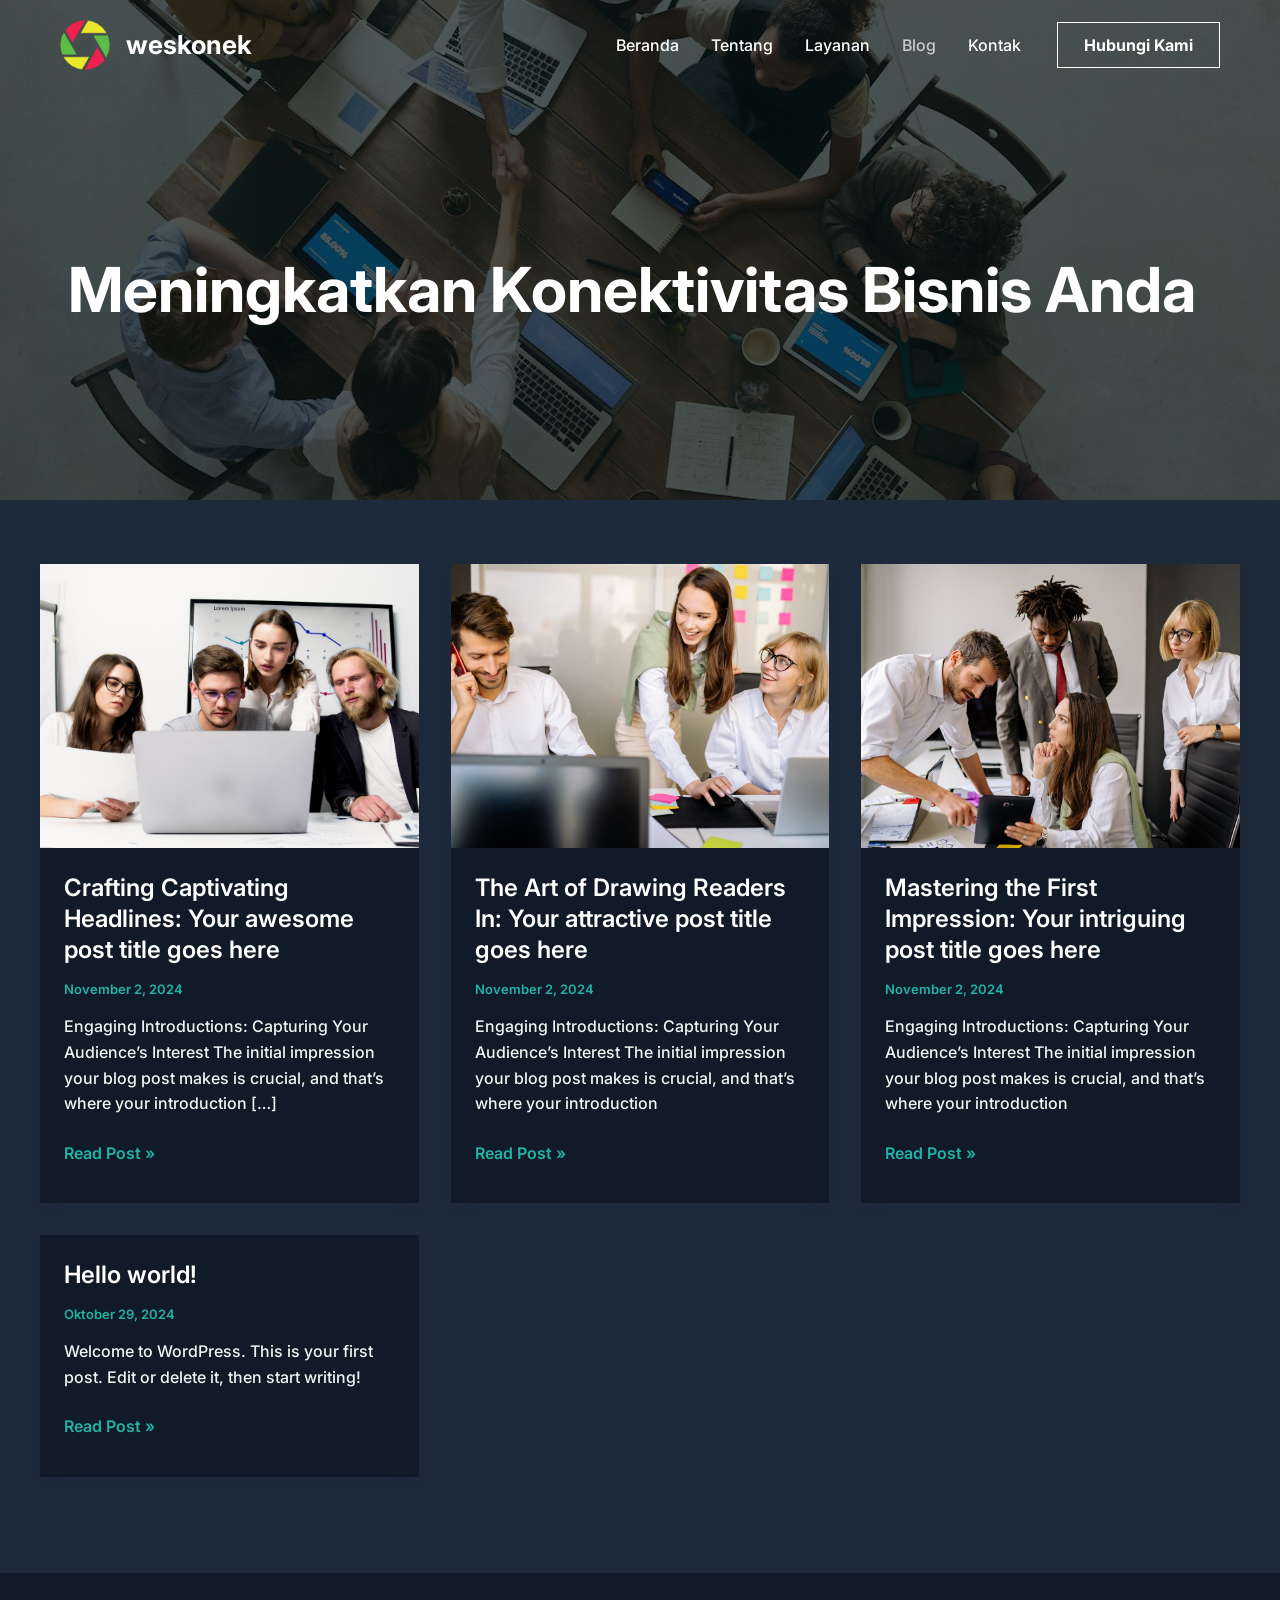
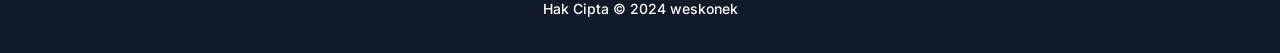
<file: blog/index.html>
<!DOCTYPE html>
<html lang="id">
<head>
<meta charset="UTF-8">
<meta name="viewport" content="width=device-width, initial-scale=1">
	 <link rel="profile" href="https://gmpg.org/xfn/11"> 
	 <title>Blog &#8211; weskonek</title>
<meta name="robots" content="max-image-preview:large">
<link rel="dns-prefetch" href="//fonts.googleapis.com">
<link rel="alternate" type="application/rss+xml" title="weskonek &raquo; Feed" href="https://mohbasirudin.github.io/feed/">
<link rel="alternate" type="application/rss+xml" title="weskonek &raquo; Umpan Komentar" href="https://mohbasirudin.github.io/comments/feed/">
<script>
window._wpemojiSettings = {"baseUrl":"https:\/\/s.w.org\/images\/core\/emoji\/15.0.3\/72x72\/","ext":".png","svgUrl":"https:\/\/s.w.org\/images\/core\/emoji\/15.0.3\/svg\/","svgExt":".svg","source":{"concatemoji":"https:\/\/mohbasirudin.github.io\/wp-includes\/js\/wp-emoji-release.min.js?ver=6.6.2"}};
/*! This file is auto-generated */
!function(i,n){var o,s,e;function c(e){try{var t={supportTests:e,timestamp:(new Date).valueOf()};sessionStorage.setItem(o,JSON.stringify(t))}catch(e){}}function p(e,t,n){e.clearRect(0,0,e.canvas.width,e.canvas.height),e.fillText(t,0,0);var t=new Uint32Array(e.getImageData(0,0,e.canvas.width,e.canvas.height).data),r=(e.clearRect(0,0,e.canvas.width,e.canvas.height),e.fillText(n,0,0),new Uint32Array(e.getImageData(0,0,e.canvas.width,e.canvas.height).data));return t.every(function(e,t){return e===r[t]})}function u(e,t,n){switch(t){case"flag":return n(e,"🏳️‍⚧️","🏳️​⚧️")?!1:!n(e,"🇺🇳","🇺​🇳")&&!n(e,"🏴󠁧󠁢󠁥󠁮󠁧󠁿","🏴​󠁧​󠁢​󠁥​󠁮​󠁧​󠁿");case"emoji":return!n(e,"🐦‍⬛","🐦​⬛")}return!1}function f(e,t,n){var r="undefined"!=typeof WorkerGlobalScope&&self instanceof WorkerGlobalScope?new OffscreenCanvas(300,150):i.createElement("canvas"),a=r.getContext("2d",{willReadFrequently:!0}),o=(a.textBaseline="top",a.font="600 32px Arial",{});return e.forEach(function(e){o[e]=t(a,e,n)}),o}function t(e){var t=i.createElement("script");t.src=e,t.defer=!0,i.head.appendChild(t)}"undefined"!=typeof Promise&&(o="wpEmojiSettingsSupports",s=["flag","emoji"],n.supports={everything:!0,everythingExceptFlag:!0},e=new Promise(function(e){i.addEventListener("DOMContentLoaded",e,{once:!0})}),new Promise(function(t){var n=function(){try{var e=JSON.parse(sessionStorage.getItem(o));if("object"==typeof e&&"number"==typeof e.timestamp&&(new Date).valueOf()<e.timestamp+604800&&"object"==typeof e.supportTests)return e.supportTests}catch(e){}return null}();if(!n){if("undefined"!=typeof Worker&&"undefined"!=typeof OffscreenCanvas&&"undefined"!=typeof URL&&URL.createObjectURL&&"undefined"!=typeof Blob)try{var e="postMessage("+f.toString()+"("+[JSON.stringify(s),u.toString(),p.toString()].join(",")+"));",r=new Blob([e],{type:"text/javascript"}),a=new Worker(URL.createObjectURL(r),{name:"wpTestEmojiSupports"});return void(a.onmessage=function(e){c(n=e.data),a.terminate(),t(n)})}catch(e){}c(n=f(s,u,p))}t(n)}).then(function(e){for(var t in e)n.supports[t]=e[t],n.supports.everything=n.supports.everything&&n.supports[t],"flag"!==t&&(n.supports.everythingExceptFlag=n.supports.everythingExceptFlag&&n.supports[t]);n.supports.everythingExceptFlag=n.supports.everythingExceptFlag&&!n.supports.flag,n.DOMReady=!1,n.readyCallback=function(){n.DOMReady=!0}}).then(function(){return e}).then(function(){var e;n.supports.everything||(n.readyCallback(),(e=n.source||{}).concatemoji?t(e.concatemoji):e.wpemoji&&e.twemoji&&(t(e.twemoji),t(e.wpemoji)))}))}((window,document),window._wpemojiSettings);
</script>
<link rel="stylesheet" id="astra-theme-css-css" href="https://mohbasirudin.github.io/wp-content/themes/astra/assets/css/minified/main.min.css?ver=4.8.3" media="all">
<style id="astra-theme-css-inline-css">:root{--ast-post-nav-space:0;--ast-container-default-xlg-padding:2.5em;--ast-container-default-lg-padding:2.5em;--ast-container-default-slg-padding:2em;--ast-container-default-md-padding:2.5em;--ast-container-default-sm-padding:2.5em;--ast-container-default-xs-padding:2.4em;--ast-container-default-xxs-padding:1.8em;--ast-code-block-background:#ECEFF3;--ast-comment-inputs-background:#F9FAFB;--ast-normal-container-width:1200px;--ast-narrow-container-width:750px;--ast-blog-title-font-weight:600;--ast-blog-meta-weight:600;}html{font-size:100%;}a{color:var(--ast-global-color-0);}a:hover,a:focus{color:var(--ast-global-color-1);}body,button,input,select,textarea,.ast-button,.ast-custom-button{font-family:'Inter',sans-serif;font-weight:500;font-size:16px;font-size:1rem;line-height:var(--ast-body-line-height,1.6);}blockquote{color:var(--ast-global-color-3);}h1,.entry-content h1,h2,.entry-content h2,h3,.entry-content h3,h4,.entry-content h4,h5,.entry-content h5,h6,.entry-content h6,.site-title,.site-title a{font-family:'Inter',sans-serif;font-weight:700;}.ast-site-identity .site-title a{color:var(--ast-global-color-2);}.site-title{font-size:26px;font-size:1.625rem;display:block;}header .custom-logo-link img{max-width:50px;width:50px;}.astra-logo-svg{width:50px;}.site-header .site-description{font-size:15px;font-size:0.9375rem;display:none;}.entry-title{font-size:24px;font-size:1.5rem;}.ast-blog-single-element.ast-taxonomy-container a{font-size:14px;font-size:0.875rem;}.ast-blog-meta-container{font-size:13px;font-size:0.8125rem;}.archive .ast-article-post .ast-article-inner,.blog .ast-article-post .ast-article-inner,.archive .ast-article-post .ast-article-inner:hover,.blog .ast-article-post .ast-article-inner:hover{border-top-left-radius:0px;border-top-right-radius:0px;border-bottom-right-radius:0px;border-bottom-left-radius:0px;overflow:hidden;}h1,.entry-content h1{font-size:62px;font-size:3.875rem;font-weight:700;font-family:'Inter',sans-serif;line-height:1.2em;}h2,.entry-content h2{font-size:40px;font-size:2.5rem;font-weight:700;font-family:'Inter',sans-serif;line-height:1.3em;}h3,.entry-content h3{font-size:23px;font-size:1.4375rem;font-weight:700;font-family:'Inter',sans-serif;line-height:1.3em;}h4,.entry-content h4{font-size:22px;font-size:1.375rem;line-height:1.3em;font-weight:700;font-family:'Inter',sans-serif;}h5,.entry-content h5{font-size:20px;font-size:1.25rem;line-height:1.4em;font-weight:600;font-family:'Inter',sans-serif;}h6,.entry-content h6{font-size:14px;font-size:0.875rem;line-height:1.6em;font-weight:700;font-family:'Inter',sans-serif;text-transform:uppercase;letter-spacing:1px;}::selection{background-color:var(--ast-global-color-0);color:#000000;}body,h1,.entry-title a,.entry-content h1,h2,.entry-content h2,h3,.entry-content h3,h4,.entry-content h4,h5,.entry-content h5,h6,.entry-content h6{color:var(--ast-global-color-3);}.tagcloud a:hover,.tagcloud a:focus,.tagcloud a.current-item{color:#000000;border-color:var(--ast-global-color-0);background-color:var(--ast-global-color-0);}input:focus,input[type="text"]:focus,input[type="email"]:focus,input[type="url"]:focus,input[type="password"]:focus,input[type="reset"]:focus,input[type="search"]:focus,textarea:focus{border-color:var(--ast-global-color-0);}input[type="radio"]:checked,input[type=reset],input[type="checkbox"]:checked,input[type="checkbox"]:hover:checked,input[type="checkbox"]:focus:checked,input[type=range]::-webkit-slider-thumb{border-color:var(--ast-global-color-0);background-color:var(--ast-global-color-0);box-shadow:none;}.site-footer a:hover + .post-count,.site-footer a:focus + .post-count{background:var(--ast-global-color-0);border-color:var(--ast-global-color-0);}.single .nav-links .nav-previous,.single .nav-links .nav-next{color:var(--ast-global-color-0);}.entry-meta,.entry-meta *{line-height:1.45;color:var(--ast-global-color-0);font-weight:600;}.entry-meta a:not(.ast-button):hover,.entry-meta a:not(.ast-button):hover *,.entry-meta a:not(.ast-button):focus,.entry-meta a:not(.ast-button):focus *,.page-links > .page-link,.page-links .page-link:hover,.post-navigation a:hover{color:var(--ast-global-color-1);}#cat option,.secondary .calendar_wrap thead a,.secondary .calendar_wrap thead a:visited{color:var(--ast-global-color-0);}.secondary .calendar_wrap #today,.ast-progress-val span{background:var(--ast-global-color-0);}.secondary a:hover + .post-count,.secondary a:focus + .post-count{background:var(--ast-global-color-0);border-color:var(--ast-global-color-0);}.calendar_wrap #today > a{color:#000000;}.page-links .page-link,.single .post-navigation a{color:var(--ast-global-color-3);}.ast-search-menu-icon .search-form button.search-submit{padding:0 4px;}.ast-search-menu-icon form.search-form{padding-right:0;}.ast-search-menu-icon.slide-search input.search-field{width:0;}.ast-header-search .ast-search-menu-icon.ast-dropdown-active .search-form,.ast-header-search .ast-search-menu-icon.ast-dropdown-active .search-field:focus{transition:all 0.2s;}.search-form input.search-field:focus{outline:none;}.ast-search-menu-icon .search-form button.search-submit:focus,.ast-theme-transparent-header .ast-header-search .ast-dropdown-active .ast-icon,.ast-theme-transparent-header .ast-inline-search .search-field:focus .ast-icon{color:var(--ast-global-color-1);}.ast-header-search .slide-search .search-form{border:2px solid var(--ast-global-color-0);}.ast-header-search .slide-search .search-field{background-color:#fff;}.ast-archive-title{color:var(--ast-global-color-2);}.widget-title,.widget .wp-block-heading{font-size:22px;font-size:1.375rem;color:var(--ast-global-color-2);}.ast-single-post .entry-content a,.ast-comment-content a:not(.ast-comment-edit-reply-wrap a){text-decoration:underline;}.ast-single-post .elementor-button-wrapper .elementor-button,.ast-single-post .entry-content .uagb-tab a,.ast-single-post .entry-content .uagb-ifb-cta a,.ast-single-post .entry-content .uabb-module-content a,.ast-single-post .entry-content .uagb-post-grid a,.ast-single-post .entry-content .uagb-timeline a,.ast-single-post .entry-content .uagb-toc__wrap a,.ast-single-post .entry-content .uagb-taxomony-box a,.ast-single-post .entry-content .woocommerce a,.entry-content .wp-block-latest-posts > li > a,.ast-single-post .entry-content .wp-block-file__button,li.ast-post-filter-single,.ast-single-post .ast-comment-content .comment-reply-link,.ast-single-post .ast-comment-content .comment-edit-link{text-decoration:none;}.ast-search-menu-icon.slide-search a:focus-visible:focus-visible,.astra-search-icon:focus-visible,#close:focus-visible,a:focus-visible,.ast-menu-toggle:focus-visible,.site .skip-link:focus-visible,.wp-block-loginout input:focus-visible,.wp-block-search.wp-block-search__button-inside .wp-block-search__inside-wrapper,.ast-header-navigation-arrow:focus-visible,.woocommerce .wc-proceed-to-checkout > .checkout-button:focus-visible,.woocommerce .woocommerce-MyAccount-navigation ul li a:focus-visible,.ast-orders-table__row .ast-orders-table__cell:focus-visible,.woocommerce .woocommerce-order-details .order-again > .button:focus-visible,.woocommerce .woocommerce-message a.button.wc-forward:focus-visible,.woocommerce #minus_qty:focus-visible,.woocommerce #plus_qty:focus-visible,a#ast-apply-coupon:focus-visible,.woocommerce .woocommerce-info a:focus-visible,.woocommerce .astra-shop-summary-wrap a:focus-visible,.woocommerce a.wc-forward:focus-visible,#ast-apply-coupon:focus-visible,.woocommerce-js .woocommerce-mini-cart-item a.remove:focus-visible,#close:focus-visible,.button.search-submit:focus-visible,#search_submit:focus,.normal-search:focus-visible,.ast-header-account-wrap:focus-visible,.woocommerce .ast-on-card-button.ast-quick-view-trigger:focus{outline-style:dotted;outline-color:inherit;outline-width:thin;}input:focus,input[type="text"]:focus,input[type="email"]:focus,input[type="url"]:focus,input[type="password"]:focus,input[type="reset"]:focus,input[type="search"]:focus,input[type="number"]:focus,textarea:focus,.wp-block-search__input:focus,[data-section="section-header-mobile-trigger"] .ast-button-wrap .ast-mobile-menu-trigger-minimal:focus,.ast-mobile-popup-drawer.active .menu-toggle-close:focus,.woocommerce-ordering select.orderby:focus,#ast-scroll-top:focus,#coupon_code:focus,.woocommerce-page #comment:focus,.woocommerce #reviews #respond input#submit:focus,.woocommerce a.add_to_cart_button:focus,.woocommerce .button.single_add_to_cart_button:focus,.woocommerce .woocommerce-cart-form button:focus,.woocommerce .woocommerce-cart-form__cart-item .quantity .qty:focus,.woocommerce .woocommerce-billing-fields .woocommerce-billing-fields__field-wrapper .woocommerce-input-wrapper > .input-text:focus,.woocommerce #order_comments:focus,.woocommerce #place_order:focus,.woocommerce .woocommerce-address-fields .woocommerce-address-fields__field-wrapper .woocommerce-input-wrapper > .input-text:focus,.woocommerce .woocommerce-MyAccount-content form button:focus,.woocommerce .woocommerce-MyAccount-content .woocommerce-EditAccountForm .woocommerce-form-row .woocommerce-Input.input-text:focus,.woocommerce .ast-woocommerce-container .woocommerce-pagination ul.page-numbers li a:focus,body #content .woocommerce form .form-row .select2-container--default .select2-selection--single:focus,#ast-coupon-code:focus,.woocommerce.woocommerce-js .quantity input[type=number]:focus,.woocommerce-js .woocommerce-mini-cart-item .quantity input[type=number]:focus,.woocommerce p#ast-coupon-trigger:focus{border-style:dotted;border-color:inherit;border-width:thin;}input{outline:none;}.ast-logo-title-inline .site-logo-img{padding-right:1em;}.site-logo-img img{ transition:all 0.2s linear;}body .ast-oembed-container *{position:absolute;top:0;width:100%;height:100%;left:0;}body .wp-block-embed-pocket-casts .ast-oembed-container *{position:unset;}.ast-single-post-featured-section + article {margin-top: 2em;}.site-content .ast-single-post-featured-section img {width: 100%;overflow: hidden;object-fit: cover;}.site > .ast-single-related-posts-container {margin-top: 0;}@media (min-width: 922px) {.ast-desktop .ast-container--narrow {max-width: var(--ast-narrow-container-width);margin: 0 auto;}}input[type="text"],input[type="number"],input[type="email"],input[type="url"],input[type="password"],input[type="search"],input[type=reset],input[type=tel],input[type=date],select,textarea{font-size:16px;font-style:normal;font-weight:400;line-height:24px;width:100%;padding:12px 16px;border-radius:4px;box-shadow:0px 1px 2px 0px rgba(0,0,0,0.05);color:var(--ast-form-input-text,#475569);}input[type="text"],input[type="number"],input[type="email"],input[type="url"],input[type="password"],input[type="search"],input[type=reset],input[type=tel],input[type=date],select{height:40px;}input[type="date"]{border-width:1px;border-style:solid;border-color:var(--ast-border-color);}input[type="text"]:focus,input[type="number"]:focus,input[type="email"]:focus,input[type="url"]:focus,input[type="password"]:focus,input[type="search"]:focus,input[type=reset]:focus,input[type="tel"]:focus,input[type="date"]:focus,select:focus,textarea:focus{border-color:#046BD2;box-shadow:none;outline:none;color:var(--ast-form-input-focus-text,#475569);}label,legend{color:#111827;font-size:14px;font-style:normal;font-weight:500;line-height:20px;}select{padding:6px 10px;}fieldset{padding:30px;border-radius:4px;}button,.ast-button,.button,input[type="button"],input[type="reset"],input[type="submit"]{border-radius:4px;box-shadow:0px 1px 2px 0px rgba(0,0,0,0.05);}:root{--ast-comment-inputs-background:#FFF;}::placeholder{color:var(--ast-form-field-color,#9CA3AF);}::-ms-input-placeholder{color:var(--ast-form-field-color,#9CA3AF);}@media (max-width:921.9px){#ast-desktop-header{display:none;}}@media (min-width:922px){#ast-mobile-header{display:none;}}.wp-block-buttons.aligncenter{justify-content:center;}@media (max-width:921px){.ast-separate-container #primary,.ast-narrow-container #primary{padding-top:0px;}}@media (max-width:544px){.ast-separate-container #primary,.ast-narrow-container #primary{padding-top:0px;}}@media (max-width:921px){.ast-separate-container #primary,.ast-narrow-container #primary{padding-bottom:0px;}}@media (max-width:544px){.ast-separate-container #primary,.ast-narrow-container #primary{padding-bottom:0px;}}.wp-block-button.is-style-outline .wp-block-button__link{border-color:var(--ast-global-color-0);border-top-width:2px;border-right-width:2px;border-bottom-width:2px;border-left-width:2px;}div.wp-block-button.is-style-outline > .wp-block-button__link:not(.has-text-color),div.wp-block-button.wp-block-button__link.is-style-outline:not(.has-text-color){color:var(--ast-global-color-0);}.wp-block-button.is-style-outline .wp-block-button__link:hover,.wp-block-buttons .wp-block-button.is-style-outline .wp-block-button__link:focus,.wp-block-buttons .wp-block-button.is-style-outline > .wp-block-button__link:not(.has-text-color):hover,.wp-block-buttons .wp-block-button.wp-block-button__link.is-style-outline:not(.has-text-color):hover{color:#ffffff;background-color:var(--ast-global-color-1);border-color:var(--ast-global-color-1);}.post-page-numbers.current .page-link,.ast-pagination .page-numbers.current{color:#000000;border-color:var(--ast-global-color-0);background-color:var(--ast-global-color-0);}.wp-block-button.is-style-outline .wp-block-button__link{border-top-width:2px;border-right-width:2px;border-bottom-width:2px;border-left-width:2px;}.wp-block-buttons .wp-block-button.is-style-outline .wp-block-button__link.wp-element-button,.ast-outline-button,.wp-block-uagb-buttons-child .uagb-buttons-repeater.ast-outline-button{border-color:var(--ast-global-color-0);border-top-width:2px;border-right-width:2px;border-bottom-width:2px;border-left-width:2px;font-family:'Inter',sans-serif;font-weight:700;font-size:16px;font-size:1rem;line-height:1em;text-transform:capitalize;padding-top:14px;padding-right:26px;padding-bottom:14px;padding-left:26px;border-top-left-radius:0px;border-top-right-radius:0px;border-bottom-right-radius:0px;border-bottom-left-radius:0px;}.wp-block-buttons .wp-block-button.is-style-outline > .wp-block-button__link:not(.has-text-color),.wp-block-buttons .wp-block-button.wp-block-button__link.is-style-outline:not(.has-text-color),.ast-outline-button{color:var(--ast-global-color-0);}.wp-block-button.is-style-outline .wp-block-button__link:hover,.wp-block-buttons .wp-block-button.is-style-outline .wp-block-button__link:focus,.wp-block-buttons .wp-block-button.is-style-outline > .wp-block-button__link:not(.has-text-color):hover,.wp-block-buttons .wp-block-button.wp-block-button__link.is-style-outline:not(.has-text-color):hover,.ast-outline-button:hover,.ast-outline-button:focus,.wp-block-uagb-buttons-child .uagb-buttons-repeater.ast-outline-button:hover,.wp-block-uagb-buttons-child .uagb-buttons-repeater.ast-outline-button:focus{color:#ffffff;background-color:var(--ast-global-color-1);border-color:var(--ast-global-color-1);}.ast-single-post .entry-content a.ast-outline-button,.ast-single-post .entry-content .is-style-outline>.wp-block-button__link{text-decoration:none;}.wp-block-button .wp-block-button__link.wp-element-button.is-style-outline:not(.has-background),.wp-block-button.is-style-outline>.wp-block-button__link.wp-element-button:not(.has-background),.ast-outline-button{background-color:transparent;}.uagb-buttons-repeater.ast-outline-button{border-radius:9999px;}@media (max-width:921px){.wp-block-buttons .wp-block-button.is-style-outline .wp-block-button__link.wp-element-button,.ast-outline-button,.wp-block-uagb-buttons-child .uagb-buttons-repeater.ast-outline-button{font-size:16px;font-size:1rem;padding-top:14px;padding-right:28px;padding-bottom:14px;padding-left:28px;border-top-left-radius:0px;border-top-right-radius:0px;border-bottom-right-radius:0px;border-bottom-left-radius:0px;}}@media (max-width:544px){.wp-block-buttons .wp-block-button.is-style-outline .wp-block-button__link.wp-element-button,.ast-outline-button,.wp-block-uagb-buttons-child .uagb-buttons-repeater.ast-outline-button{font-size:14px;font-size:0.875rem;padding-top:12px;padding-right:24px;padding-bottom:12px;padding-left:24px;border-top-left-radius:0px;border-top-right-radius:0px;border-bottom-right-radius:0px;border-bottom-left-radius:0px;}}.entry-content[data-ast-blocks-layout] > figure{margin-bottom:1em;}h1.widget-title{font-weight:700;}h2.widget-title{font-weight:700;}h3.widget-title{font-weight:700;}#page{display:flex;flex-direction:column;min-height:100vh;}.ast-404-layout-1 h1.page-title{color:var(--ast-global-color-2);}.single .post-navigation a{line-height:1em;height:inherit;}.error-404 .page-sub-title{font-size:1.5rem;font-weight:inherit;}.search .site-content .content-area .search-form{margin-bottom:0;}#page .site-content{flex-grow:1;}.widget{margin-bottom:1.25em;}#secondary li{line-height:1.5em;}#secondary .wp-block-group h2{margin-bottom:0.7em;}#secondary h2{font-size:1.7rem;}.ast-separate-container .ast-article-post,.ast-separate-container .ast-article-single,.ast-separate-container .comment-respond{padding:3em;}.ast-separate-container .ast-article-single .ast-article-single{padding:0;}.ast-article-single .wp-block-post-template-is-layout-grid{padding-left:0;}.ast-separate-container .comments-title,.ast-narrow-container .comments-title{padding:1.5em 2em;}.ast-page-builder-template .comment-form-textarea,.ast-comment-formwrap .ast-grid-common-col{padding:0;}.ast-comment-formwrap{padding:0;display:inline-flex;column-gap:20px;width:100%;margin-left:0;margin-right:0;}.comments-area textarea#comment:focus,.comments-area textarea#comment:active,.comments-area .ast-comment-formwrap input[type="text"]:focus,.comments-area .ast-comment-formwrap input[type="text"]:active {box-shadow:none;outline:none;}.archive.ast-page-builder-template .entry-header{margin-top:2em;}.ast-page-builder-template .ast-comment-formwrap{width:100%;}.entry-title{margin-bottom:0.6em;}.ast-archive-description p{font-size:inherit;font-weight:inherit;line-height:inherit;}.ast-separate-container .ast-comment-list li.depth-1,.hentry{margin-bottom:1.5em;}.site-content section.ast-archive-description{margin-bottom:2em;}@media (min-width:921px){.ast-left-sidebar.ast-page-builder-template #secondary,.archive.ast-right-sidebar.ast-page-builder-template .site-main{padding-left:20px;padding-right:20px;}}@media (max-width:544px){.ast-comment-formwrap.ast-row{column-gap:10px;display:inline-block;}#ast-commentform .ast-grid-common-col{position:relative;width:100%;}}@media (min-width:1201px){.ast-separate-container .ast-article-post,.ast-separate-container .ast-article-single,.ast-separate-container .ast-author-box,.ast-separate-container .ast-404-layout-1,.ast-separate-container .no-results{padding:3em;}}@media (max-width:921px){.ast-separate-container #primary,.ast-separate-container #secondary{padding:1.5em 0;}#primary,#secondary{padding:1.5em 0;margin:0;}.ast-left-sidebar #content > .ast-container{display:flex;flex-direction:column-reverse;width:100%;}}@media (min-width:922px){.ast-separate-container.ast-right-sidebar #primary,.ast-separate-container.ast-left-sidebar #primary{border:0;}.search-no-results.ast-separate-container #primary{margin-bottom:4em;}}.wp-block-button .wp-block-button__link{color:#ffffff;}.wp-block-button .wp-block-button__link:hover,.wp-block-button .wp-block-button__link:focus{color:#ffffff;background-color:var(--ast-global-color-1);border-color:var(--ast-global-color-1);}.wp-block-button .wp-block-button__link,.wp-block-search .wp-block-search__button,body .wp-block-file .wp-block-file__button{border-style:solid;border-top-width:2px;border-right-width:2px;border-left-width:2px;border-bottom-width:2px;border-color:var(--ast-global-color-0);background-color:var(--ast-global-color-0);color:#ffffff;font-family:'Inter',sans-serif;font-weight:700;line-height:1em;text-transform:capitalize;font-size:16px;font-size:1rem;border-top-left-radius:0px;border-top-right-radius:0px;border-bottom-right-radius:0px;border-bottom-left-radius:0px;padding-top:14px;padding-right:26px;padding-bottom:14px;padding-left:26px;}.ast-single-post .entry-content .wp-block-button .wp-block-button__link,.ast-single-post .entry-content .wp-block-search .wp-block-search__button,body .entry-content .wp-block-file .wp-block-file__button{text-decoration:none;}@media (max-width:921px){.wp-block-button .wp-block-button__link,.wp-block-search .wp-block-search__button,body .wp-block-file .wp-block-file__button{font-size:16px;font-size:1rem;padding-top:14px;padding-right:28px;padding-bottom:14px;padding-left:28px;border-top-left-radius:0px;border-top-right-radius:0px;border-bottom-right-radius:0px;border-bottom-left-radius:0px;}}@media (max-width:544px){.wp-block-button .wp-block-button__link,.wp-block-search .wp-block-search__button,body .wp-block-file .wp-block-file__button{font-size:14px;font-size:0.875rem;padding-top:12px;padding-right:24px;padding-bottom:12px;padding-left:24px;border-top-left-radius:0px;border-top-right-radius:0px;border-bottom-right-radius:0px;border-bottom-left-radius:0px;}}.menu-toggle,button,.ast-button,.ast-custom-button,.button,input#submit,input[type="button"],input[type="submit"],input[type="reset"],#comments .submit,.search .search-submit,form[CLASS*="wp-block-search__"].wp-block-search .wp-block-search__inside-wrapper .wp-block-search__button,body .wp-block-file .wp-block-file__button,.search .search-submit,.woocommerce-js a.button,.woocommerce button.button,.woocommerce .woocommerce-message a.button,.woocommerce #respond input#submit.alt,.woocommerce input.button.alt,.woocommerce input.button,.woocommerce input.button:disabled,.woocommerce input.button:disabled[disabled],.woocommerce input.button:disabled:hover,.woocommerce input.button:disabled[disabled]:hover,.woocommerce #respond input#submit,.woocommerce button.button.alt.disabled,.wc-block-grid__products .wc-block-grid__product .wp-block-button__link,.wc-block-grid__product-onsale,[CLASS*="wc-block"] button,.woocommerce-js .astra-cart-drawer .astra-cart-drawer-content .woocommerce-mini-cart__buttons .button:not(.checkout):not(.ast-continue-shopping),.woocommerce-js .astra-cart-drawer .astra-cart-drawer-content .woocommerce-mini-cart__buttons a.checkout,.woocommerce button.button.alt.disabled.wc-variation-selection-needed,[CLASS*="wc-block"] .wc-block-components-button{border-style:solid;border-top-width:2px;border-right-width:2px;border-left-width:2px;border-bottom-width:2px;color:#ffffff;border-color:var(--ast-global-color-0);background-color:var(--ast-global-color-0);padding-top:14px;padding-right:26px;padding-bottom:14px;padding-left:26px;font-family:'Inter',sans-serif;font-weight:700;font-size:16px;font-size:1rem;line-height:1em;text-transform:capitalize;border-top-left-radius:0px;border-top-right-radius:0px;border-bottom-right-radius:0px;border-bottom-left-radius:0px;}button:focus,.menu-toggle:hover,button:hover,.ast-button:hover,.ast-custom-button:hover .button:hover,.ast-custom-button:hover ,input[type=reset]:hover,input[type=reset]:focus,input#submit:hover,input#submit:focus,input[type="button"]:hover,input[type="button"]:focus,input[type="submit"]:hover,input[type="submit"]:focus,form[CLASS*="wp-block-search__"].wp-block-search .wp-block-search__inside-wrapper .wp-block-search__button:hover,form[CLASS*="wp-block-search__"].wp-block-search .wp-block-search__inside-wrapper .wp-block-search__button:focus,body .wp-block-file .wp-block-file__button:hover,body .wp-block-file .wp-block-file__button:focus,.woocommerce-js a.button:hover,.woocommerce button.button:hover,.woocommerce .woocommerce-message a.button:hover,.woocommerce #respond input#submit:hover,.woocommerce #respond input#submit.alt:hover,.woocommerce input.button.alt:hover,.woocommerce input.button:hover,.woocommerce button.button.alt.disabled:hover,.wc-block-grid__products .wc-block-grid__product .wp-block-button__link:hover,[CLASS*="wc-block"] button:hover,.woocommerce-js .astra-cart-drawer .astra-cart-drawer-content .woocommerce-mini-cart__buttons .button:not(.checkout):not(.ast-continue-shopping):hover,.woocommerce-js .astra-cart-drawer .astra-cart-drawer-content .woocommerce-mini-cart__buttons a.checkout:hover,.woocommerce button.button.alt.disabled.wc-variation-selection-needed:hover,[CLASS*="wc-block"] .wc-block-components-button:hover,[CLASS*="wc-block"] .wc-block-components-button:focus{color:#ffffff;background-color:var(--ast-global-color-1);border-color:var(--ast-global-color-1);}form[CLASS*="wp-block-search__"].wp-block-search .wp-block-search__inside-wrapper .wp-block-search__button.has-icon{padding-top:calc(14px - 3px);padding-right:calc(26px - 3px);padding-bottom:calc(14px - 3px);padding-left:calc(26px - 3px);}@media (max-width:921px){.menu-toggle,button,.ast-button,.ast-custom-button,.button,input#submit,input[type="button"],input[type="submit"],input[type="reset"],#comments .submit,.search .search-submit,form[CLASS*="wp-block-search__"].wp-block-search .wp-block-search__inside-wrapper .wp-block-search__button,body .wp-block-file .wp-block-file__button,.search .search-submit,.woocommerce-js a.button,.woocommerce button.button,.woocommerce .woocommerce-message a.button,.woocommerce #respond input#submit.alt,.woocommerce input.button.alt,.woocommerce input.button,.woocommerce input.button:disabled,.woocommerce input.button:disabled[disabled],.woocommerce input.button:disabled:hover,.woocommerce input.button:disabled[disabled]:hover,.woocommerce #respond input#submit,.woocommerce button.button.alt.disabled,.wc-block-grid__products .wc-block-grid__product .wp-block-button__link,.wc-block-grid__product-onsale,[CLASS*="wc-block"] button,.woocommerce-js .astra-cart-drawer .astra-cart-drawer-content .woocommerce-mini-cart__buttons .button:not(.checkout):not(.ast-continue-shopping),.woocommerce-js .astra-cart-drawer .astra-cart-drawer-content .woocommerce-mini-cart__buttons a.checkout,.woocommerce button.button.alt.disabled.wc-variation-selection-needed,[CLASS*="wc-block"] .wc-block-components-button{padding-top:14px;padding-right:28px;padding-bottom:14px;padding-left:28px;font-size:16px;font-size:1rem;border-top-left-radius:0px;border-top-right-radius:0px;border-bottom-right-radius:0px;border-bottom-left-radius:0px;}}@media (max-width:544px){.menu-toggle,button,.ast-button,.ast-custom-button,.button,input#submit,input[type="button"],input[type="submit"],input[type="reset"],#comments .submit,.search .search-submit,form[CLASS*="wp-block-search__"].wp-block-search .wp-block-search__inside-wrapper .wp-block-search__button,body .wp-block-file .wp-block-file__button,.search .search-submit,.woocommerce-js a.button,.woocommerce button.button,.woocommerce .woocommerce-message a.button,.woocommerce #respond input#submit.alt,.woocommerce input.button.alt,.woocommerce input.button,.woocommerce input.button:disabled,.woocommerce input.button:disabled[disabled],.woocommerce input.button:disabled:hover,.woocommerce input.button:disabled[disabled]:hover,.woocommerce #respond input#submit,.woocommerce button.button.alt.disabled,.wc-block-grid__products .wc-block-grid__product .wp-block-button__link,.wc-block-grid__product-onsale,[CLASS*="wc-block"] button,.woocommerce-js .astra-cart-drawer .astra-cart-drawer-content .woocommerce-mini-cart__buttons .button:not(.checkout):not(.ast-continue-shopping),.woocommerce-js .astra-cart-drawer .astra-cart-drawer-content .woocommerce-mini-cart__buttons a.checkout,.woocommerce button.button.alt.disabled.wc-variation-selection-needed,[CLASS*="wc-block"] .wc-block-components-button{padding-top:12px;padding-right:24px;padding-bottom:12px;padding-left:24px;font-size:14px;font-size:0.875rem;border-top-left-radius:0px;border-top-right-radius:0px;border-bottom-right-radius:0px;border-bottom-left-radius:0px;}}@media (max-width:921px){.menu-toggle,button,.ast-button,.button,input#submit,input[type="button"],input[type="submit"],input[type="reset"]{font-size:16px;font-size:1rem;}.ast-mobile-header-stack .main-header-bar .ast-search-menu-icon{display:inline-block;}.ast-header-break-point.ast-header-custom-item-outside .ast-mobile-header-stack .main-header-bar .ast-search-icon{margin:0;}.ast-comment-avatar-wrap img{max-width:2.5em;}.ast-comment-meta{padding:0 1.8888em 1.3333em;}}@media (min-width:544px){.ast-container{max-width:100%;}}@media (max-width:544px){.ast-separate-container .ast-article-post,.ast-separate-container .ast-article-single,.ast-separate-container .comments-title,.ast-separate-container .ast-archive-description{padding:1.5em 1em;}.ast-separate-container #content .ast-container{padding-left:0.54em;padding-right:0.54em;}.ast-separate-container .ast-comment-list .bypostauthor{padding:.5em;}.ast-search-menu-icon.ast-dropdown-active .search-field{width:170px;}.menu-toggle,button,.ast-button,.button,input#submit,input[type="button"],input[type="submit"],input[type="reset"]{font-size:14px;font-size:0.875rem;}} #ast-mobile-header .ast-site-header-cart-li a{pointer-events:none;}.ast-separate-container{background-color:var(--ast-global-color-4);background-image:none;}@media (max-width:921px){.site-title{font-size:22px;font-size:1.375rem;display:block;}.site-header .site-description{display:none;}.entry-title{font-size:22px;font-size:1.375rem;}h1,.entry-content h1{font-size:44px;}h2,.entry-content h2{font-size:30px;}h3,.entry-content h3{font-size:26px;}h4,.entry-content h4{font-size:22px;font-size:1.375rem;}h5,.entry-content h5{font-size:18px;font-size:1.125rem;}h6,.entry-content h6{font-size:14px;font-size:0.875rem;}body,.ast-separate-container{background-color:var(--ast-global-color-4);background-image:none;}}@media (max-width:544px){.site-title{font-size:20px;font-size:1.25rem;display:block;}.site-header .site-description{display:none;}.entry-title{font-size:20px;font-size:1.25rem;}h1,.entry-content h1{font-size:38px;}h2,.entry-content h2{font-size:28px;}h3,.entry-content h3{font-size:24px;}h4,.entry-content h4{font-size:20px;font-size:1.25rem;}h5,.entry-content h5{font-size:16px;font-size:1rem;}h6,.entry-content h6{font-size:14px;font-size:0.875rem;}body,.ast-separate-container{background-color:var(--ast-global-color-4);background-image:none;}}@media (max-width:921px){html{font-size:91.2%;}}@media (max-width:544px){html{font-size:91.2%;}}@media (min-width:922px){.ast-container{max-width:1240px;}}@media (min-width:922px){.site-content .ast-container{display:flex;}}@media (max-width:921px){.site-content .ast-container{flex-direction:column;}}.ast-blog-layout-4-grid .ast-article-post{width:33.33%;margin-bottom:2em;border-bottom:0;background-color:transparent;}.ast-blog-layout-4-grid .ast-article-inner .wp-post-image{width:100%;}.ast-article-inner{padding:1.5em;}.ast-blog-layout-4-grid .ast-row{display:flex;flex-wrap:wrap;flex-flow:row wrap;align-items:stretch;}.ast-separate-container .ast-blog-layout-4-grid .ast-article-post{padding:0 1em 0;}.ast-separate-container.ast-desktop .ast-blog-layout-4-grid .ast-row{margin-left:-1em;margin-right:-1em;}.ast-blog-layout-4-grid .ast-article-inner{box-shadow:0px 6px 15px -2px rgba(16,24,40,0.05);}.ast-separate-container .ast-blog-layout-4-grid .ast-article-inner,.ast-plain-container .ast-blog-layout-4-grid .ast-article-inner{height:100%;}.ast-row .blog-layout-4 .post-content,.blog-layout-4 .post-thumb{padding-left:0;padding-right:0;}.ast-article-post.remove-featured-img-padding .blog-layout-4 .post-content .ast-blog-featured-section:first-child .post-thumb-img-content{margin-top:-1.5em;}.ast-article-post.remove-featured-img-padding .blog-layout-4 .post-content .ast-blog-featured-section .post-thumb-img-content{margin-left:-1.5em;margin-right:-1.5em;}@media (max-width:921px){.ast-blog-layout-4-grid .ast-article-post{width:100%;}}.ast-blog-layout-6-grid .ast-blog-featured-section:before {content: "";}.ast-article-post .post-thumb-img-content img{aspect-ratio:4/3;width:100%;}.ast-article-post .post-thumb-img-content img{object-fit:cover;}.ast-article-post .post-thumb-img-content{overflow:hidden;}.ast-article-post .post-thumb-img-content img{transform:scale(1);transition:transform .5s ease;}.ast-article-post:hover .post-thumb-img-content img{transform:scale(1.1);}.cat-links.badge a,.tags-links.badge a {padding: 4px 8px;border-radius: 3px;font-weight: 400;}.cat-links.underline a,.tags-links.underline a{text-decoration: underline;}@media (min-width:922px){.main-header-menu .sub-menu .menu-item.ast-left-align-sub-menu:hover > .sub-menu,.main-header-menu .sub-menu .menu-item.ast-left-align-sub-menu.focus > .sub-menu{margin-left:-0px;}}.ast-theme-transparent-header [CLASS*="ast-header-button-"] .ast-custom-button{color:#ffffff;background:rgba(0,0,0,0);border-color:#ffffff;}.ast-theme-transparent-header [CLASS*="ast-header-button-"] .ast-custom-button:hover{color:#ffffff;background:var(--ast-global-color-1);border-color:var(--ast-global-color-1);}.ast-theme-transparent-header [data-section="section-header-mobile-trigger"] .ast-button-wrap .mobile-menu-toggle-icon .ast-mobile-svg{fill:#ffffff;}.ast-theme-transparent-header [data-section="section-header-mobile-trigger"] .ast-button-wrap .mobile-menu-wrap .mobile-menu{color:#ffffff;}.ast-theme-transparent-header [data-section="section-header-mobile-trigger"] .ast-button-wrap .ast-mobile-menu-trigger-outline{background:transparent;color:#ffffff;border-color:#ffffff;}.entry-content li > p{margin-bottom:0;}.site .comments-area{padding-top:2em;padding-bottom:2em;margin-top:2em;}.wp-block-file {display: flex;align-items: center;flex-wrap: wrap;justify-content: space-between;}.wp-block-pullquote {border: none;}.wp-block-pullquote blockquote::before {content: "\201D";font-family: "Helvetica",sans-serif;display: flex;transform: rotate( 180deg );font-size: 6rem;font-style: normal;line-height: 1;font-weight: bold;align-items: center;justify-content: center;}.has-text-align-right > blockquote::before {justify-content: flex-start;}.has-text-align-left > blockquote::before {justify-content: flex-end;}figure.wp-block-pullquote.is-style-solid-color blockquote {max-width: 100%;text-align: inherit;}:root {--wp--custom--ast-default-block-top-padding: 100px;--wp--custom--ast-default-block-right-padding: 80px;--wp--custom--ast-default-block-bottom-padding: 100px;--wp--custom--ast-default-block-left-padding: 80px;--wp--custom--ast-container-width: 1200px;--wp--custom--ast-content-width-size: 1200px;--wp--custom--ast-wide-width-size: calc(1200px + var(--wp--custom--ast-default-block-left-padding) + var(--wp--custom--ast-default-block-right-padding));}.ast-narrow-container {--wp--custom--ast-content-width-size: 750px;--wp--custom--ast-wide-width-size: 750px;}@media(max-width: 921px) {:root {--wp--custom--ast-default-block-top-padding: 50px;--wp--custom--ast-default-block-right-padding: 50px;--wp--custom--ast-default-block-bottom-padding: 50px;--wp--custom--ast-default-block-left-padding: 50px;}}@media(max-width: 544px) {:root {--wp--custom--ast-default-block-top-padding: 50px;--wp--custom--ast-default-block-right-padding: 30px;--wp--custom--ast-default-block-bottom-padding: 50px;--wp--custom--ast-default-block-left-padding: 30px;}}.entry-content > .wp-block-group,.entry-content > .wp-block-cover,.entry-content > .wp-block-columns {padding-top: var(--wp--custom--ast-default-block-top-padding);padding-right: var(--wp--custom--ast-default-block-right-padding);padding-bottom: var(--wp--custom--ast-default-block-bottom-padding);padding-left: var(--wp--custom--ast-default-block-left-padding);}.ast-plain-container.ast-no-sidebar .entry-content > .alignfull,.ast-page-builder-template .ast-no-sidebar .entry-content > .alignfull {margin-left: calc( -50vw + 50%);margin-right: calc( -50vw + 50%);max-width: 100vw;width: 100vw;}.ast-plain-container.ast-no-sidebar .entry-content .alignfull .alignfull,.ast-page-builder-template.ast-no-sidebar .entry-content .alignfull .alignfull,.ast-plain-container.ast-no-sidebar .entry-content .alignfull .alignwide,.ast-page-builder-template.ast-no-sidebar .entry-content .alignfull .alignwide,.ast-plain-container.ast-no-sidebar .entry-content .alignwide .alignfull,.ast-page-builder-template.ast-no-sidebar .entry-content .alignwide .alignfull,.ast-plain-container.ast-no-sidebar .entry-content .alignwide .alignwide,.ast-page-builder-template.ast-no-sidebar .entry-content .alignwide .alignwide,.ast-plain-container.ast-no-sidebar .entry-content .wp-block-column .alignfull,.ast-page-builder-template.ast-no-sidebar .entry-content .wp-block-column .alignfull,.ast-plain-container.ast-no-sidebar .entry-content .wp-block-column .alignwide,.ast-page-builder-template.ast-no-sidebar .entry-content .wp-block-column .alignwide {margin-left: auto;margin-right: auto;width: 100%;}[data-ast-blocks-layout] .wp-block-separator:not(.is-style-dots) {height: 0;}[data-ast-blocks-layout] .wp-block-separator {margin: 20px auto;}[data-ast-blocks-layout] .wp-block-separator:not(.is-style-wide):not(.is-style-dots) {max-width: 100px;}[data-ast-blocks-layout] .wp-block-separator.has-background {padding: 0;}.entry-content[data-ast-blocks-layout] > * {max-width: var(--wp--custom--ast-content-width-size);margin-left: auto;margin-right: auto;}.entry-content[data-ast-blocks-layout] > .alignwide {max-width: var(--wp--custom--ast-wide-width-size);}.entry-content[data-ast-blocks-layout] .alignfull {max-width: none;}.ast-full-width-layout .entry-content[data-ast-blocks-layout] .is-layout-constrained.wp-block-cover-is-layout-constrained > *,.ast-full-width-layout .entry-content[data-ast-blocks-layout] .is-layout-constrained.wp-block-group-is-layout-constrained > * {max-width: var(--wp--custom--ast-content-width-size);margin-left: auto;margin-right: auto;}.entry-content .wp-block-columns {margin-bottom: 0;}blockquote {margin: 1.5em;border-color: rgba(0,0,0,0.05);}.wp-block-quote:not(.has-text-align-right):not(.has-text-align-center) {border-left: 5px solid rgba(0,0,0,0.05);}.has-text-align-right > blockquote,blockquote.has-text-align-right {border-right: 5px solid rgba(0,0,0,0.05);}.has-text-align-left > blockquote,blockquote.has-text-align-left {border-left: 5px solid rgba(0,0,0,0.05);}.wp-block-site-tagline,.wp-block-latest-posts .read-more {margin-top: 15px;}.wp-block-loginout p label {display: block;}.wp-block-loginout p:not(.login-remember):not(.login-submit) input {width: 100%;}.wp-block-loginout input:focus {border-color: transparent;}.wp-block-loginout input:focus {outline: thin dotted;}.entry-content .wp-block-media-text .wp-block-media-text__content {padding: 0 0 0 8%;}.entry-content .wp-block-media-text.has-media-on-the-right .wp-block-media-text__content {padding: 0 8% 0 0;}.entry-content .wp-block-media-text.has-background .wp-block-media-text__content {padding: 8%;}.entry-content .wp-block-cover:not([class*="background-color"]) .wp-block-cover__inner-container,.entry-content .wp-block-cover:not([class*="background-color"]) .wp-block-cover-image-text,.entry-content .wp-block-cover:not([class*="background-color"]) .wp-block-cover-text,.entry-content .wp-block-cover-image:not([class*="background-color"]) .wp-block-cover__inner-container,.entry-content .wp-block-cover-image:not([class*="background-color"]) .wp-block-cover-image-text,.entry-content .wp-block-cover-image:not([class*="background-color"]) .wp-block-cover-text {color: var(--ast-global-color-5);}.wp-block-loginout .login-remember input {width: 1.1rem;height: 1.1rem;margin: 0 5px 4px 0;vertical-align: middle;}.wp-block-latest-posts > li > *:first-child,.wp-block-latest-posts:not(.is-grid) > li:first-child {margin-top: 0;}.entry-content .wp-block-buttons,.entry-content .wp-block-uagb-buttons {margin-bottom: 1.5em;}.wp-block-search__inside-wrapper .wp-block-search__input {padding: 0 10px;color: var(--ast-global-color-3);background: var(--ast-global-color-5);border-color: var(--ast-border-color);}.wp-block-latest-posts .read-more {margin-bottom: 1.5em;}.wp-block-search__no-button .wp-block-search__inside-wrapper .wp-block-search__input {padding-top: 5px;padding-bottom: 5px;}.wp-block-latest-posts .wp-block-latest-posts__post-date,.wp-block-latest-posts .wp-block-latest-posts__post-author {font-size: 1rem;}.wp-block-latest-posts > li > *,.wp-block-latest-posts:not(.is-grid) > li {margin-top: 12px;margin-bottom: 12px;}.ast-page-builder-template .entry-content[data-ast-blocks-layout] > *,.ast-page-builder-template .entry-content[data-ast-blocks-layout] > .alignfull > * {max-width: none;}.ast-page-builder-template .entry-content[data-ast-blocks-layout] > .alignwide > * {max-width: var(--wp--custom--ast-wide-width-size);}.ast-page-builder-template .entry-content[data-ast-blocks-layout] > .inherit-container-width > *,.ast-page-builder-template .entry-content[data-ast-blocks-layout] > * > *,.entry-content[data-ast-blocks-layout] > .wp-block-cover .wp-block-cover__inner-container {max-width: var(--wp--custom--ast-content-width-size) ;margin-left: auto;margin-right: auto;}.entry-content[data-ast-blocks-layout] .wp-block-cover:not(.alignleft):not(.alignright) {width: auto;}@media(max-width: 1200px) {.ast-separate-container .entry-content > .alignfull,.ast-separate-container .entry-content[data-ast-blocks-layout] > .alignwide,.ast-plain-container .entry-content[data-ast-blocks-layout] > .alignwide,.ast-plain-container .entry-content .alignfull {margin-left: calc(-1 * min(var(--ast-container-default-xlg-padding),20px)) ;margin-right: calc(-1 * min(var(--ast-container-default-xlg-padding),20px));}}@media(min-width: 1201px) {.ast-separate-container .entry-content > .alignfull {margin-left: calc(-1 * var(--ast-container-default-xlg-padding) );margin-right: calc(-1 * var(--ast-container-default-xlg-padding) );}.ast-separate-container .entry-content[data-ast-blocks-layout] > .alignwide,.ast-plain-container .entry-content[data-ast-blocks-layout] > .alignwide {margin-left: calc(-1 * var(--wp--custom--ast-default-block-left-padding) );margin-right: calc(-1 * var(--wp--custom--ast-default-block-right-padding) );}}@media(min-width: 921px) {.ast-separate-container .entry-content .wp-block-group.alignwide:not(.inherit-container-width) > :where(:not(.alignleft):not(.alignright)),.ast-plain-container .entry-content .wp-block-group.alignwide:not(.inherit-container-width) > :where(:not(.alignleft):not(.alignright)) {max-width: calc( var(--wp--custom--ast-content-width-size) + 80px );}.ast-plain-container.ast-right-sidebar .entry-content[data-ast-blocks-layout] .alignfull,.ast-plain-container.ast-left-sidebar .entry-content[data-ast-blocks-layout] .alignfull {margin-left: -60px;margin-right: -60px;}}@media(min-width: 544px) {.entry-content > .alignleft {margin-right: 20px;}.entry-content > .alignright {margin-left: 20px;}}@media (max-width:544px){.wp-block-columns .wp-block-column:not(:last-child){margin-bottom:20px;}.wp-block-latest-posts{margin:0;}}@media( max-width: 600px ) {.entry-content .wp-block-media-text .wp-block-media-text__content,.entry-content .wp-block-media-text.has-media-on-the-right .wp-block-media-text__content {padding: 8% 0 0;}.entry-content .wp-block-media-text.has-background .wp-block-media-text__content {padding: 8%;}}.ast-narrow-container .site-content .wp-block-uagb-image--align-full .wp-block-uagb-image__figure {max-width: 100%;margin-left: auto;margin-right: auto;}.entry-content ul,.entry-content ol {padding: revert;margin: revert;padding-left: 20px;}:root .has-ast-global-color-0-color{color:var(--ast-global-color-0);}:root .has-ast-global-color-0-background-color{background-color:var(--ast-global-color-0);}:root .wp-block-button .has-ast-global-color-0-color{color:var(--ast-global-color-0);}:root .wp-block-button .has-ast-global-color-0-background-color{background-color:var(--ast-global-color-0);}:root .has-ast-global-color-1-color{color:var(--ast-global-color-1);}:root .has-ast-global-color-1-background-color{background-color:var(--ast-global-color-1);}:root .wp-block-button .has-ast-global-color-1-color{color:var(--ast-global-color-1);}:root .wp-block-button .has-ast-global-color-1-background-color{background-color:var(--ast-global-color-1);}:root .has-ast-global-color-2-color{color:var(--ast-global-color-2);}:root .has-ast-global-color-2-background-color{background-color:var(--ast-global-color-2);}:root .wp-block-button .has-ast-global-color-2-color{color:var(--ast-global-color-2);}:root .wp-block-button .has-ast-global-color-2-background-color{background-color:var(--ast-global-color-2);}:root .has-ast-global-color-3-color{color:var(--ast-global-color-3);}:root .has-ast-global-color-3-background-color{background-color:var(--ast-global-color-3);}:root .wp-block-button .has-ast-global-color-3-color{color:var(--ast-global-color-3);}:root .wp-block-button .has-ast-global-color-3-background-color{background-color:var(--ast-global-color-3);}:root .has-ast-global-color-4-color{color:var(--ast-global-color-4);}:root .has-ast-global-color-4-background-color{background-color:var(--ast-global-color-4);}:root .wp-block-button .has-ast-global-color-4-color{color:var(--ast-global-color-4);}:root .wp-block-button .has-ast-global-color-4-background-color{background-color:var(--ast-global-color-4);}:root .has-ast-global-color-5-color{color:var(--ast-global-color-5);}:root .has-ast-global-color-5-background-color{background-color:var(--ast-global-color-5);}:root .wp-block-button .has-ast-global-color-5-color{color:var(--ast-global-color-5);}:root .wp-block-button .has-ast-global-color-5-background-color{background-color:var(--ast-global-color-5);}:root .has-ast-global-color-6-color{color:var(--ast-global-color-6);}:root .has-ast-global-color-6-background-color{background-color:var(--ast-global-color-6);}:root .wp-block-button .has-ast-global-color-6-color{color:var(--ast-global-color-6);}:root .wp-block-button .has-ast-global-color-6-background-color{background-color:var(--ast-global-color-6);}:root .has-ast-global-color-7-color{color:var(--ast-global-color-7);}:root .has-ast-global-color-7-background-color{background-color:var(--ast-global-color-7);}:root .wp-block-button .has-ast-global-color-7-color{color:var(--ast-global-color-7);}:root .wp-block-button .has-ast-global-color-7-background-color{background-color:var(--ast-global-color-7);}:root .has-ast-global-color-8-color{color:var(--ast-global-color-8);}:root .has-ast-global-color-8-background-color{background-color:var(--ast-global-color-8);}:root .wp-block-button .has-ast-global-color-8-color{color:var(--ast-global-color-8);}:root .wp-block-button .has-ast-global-color-8-background-color{background-color:var(--ast-global-color-8);}:root{--ast-global-color-0:#21B4A6;--ast-global-color-1:#0FAF9F;--ast-global-color-2:#FFFFFF;--ast-global-color-3:#EDF6F3;--ast-global-color-4:#1C2A3C;--ast-global-color-5:#111A28;--ast-global-color-6:#4E4E4E;--ast-global-color-7:#061314;--ast-global-color-8:#222222;}:root {--ast-border-color : var(--ast-global-color-6);}.ast-archive-entry-banner {-js-display: flex;display: flex;flex-direction: column;justify-content: center;text-align: center;position: relative;background: #eeeeee;}.ast-archive-entry-banner[data-banner-width-type="custom"] {margin: 0 auto;width: 100%;}.ast-archive-entry-banner[data-banner-layout="layout-1"] {background: inherit;padding: 20px 0;text-align: left;}.ast-archive-entry-banner[data-post-type="post"]{text-align:left;justify-content:center;min-height:500px;padding-top:5em;padding-right:3em;padding-bottom:0em;padding-left:3em;}.ast-archive-entry-banner[data-post-type="post"] .ast-container{width:100%;}.ast-archive-entry-banner[data-post-type="post"] .ast-container h1{color:#ffffff;font-family:'Inter',sans-serif;font-weight:700;font-size:62px;font-size:3.875rem;line-height:1.2em;}.ast-page-builder-template .ast-archive-entry-banner[data-post-type="post"] .ast-container{max-width:100%;}.ast-narrow-container .ast-archive-entry-banner[data-post-type="post"] .ast-container{max-width:750px;}.ast-archive-entry-banner[data-post-type="post"] .ast-container > *:not(:last-child){margin-bottom:25px;}.ast-archive-entry-banner[data-post-type="post"] .ast-container > *:last-child{margin-bottom:0;}.ast-archive-entry-banner[data-post-type="post"][data-banner-background-type="custom"]{background-image:linear-gradient(to right,rgba(6,19,20,0.7),rgba(6,19,20,0.7)),url(https://mohbasirudin.github.io/wp-content/uploads/2024/11/pexels-photo-3183197.jpeg);background-repeat:repeat;background-position:center center;background-size:cover;background-attachment:scroll;}@media (min-width:922px){.ast-narrow-container .ast-archive-entry-banner[data-post-type="post"] .ast-container{max-width:750px;padding-left:0;padding-right:0;}}@media (max-width:921px){.ast-archive-entry-banner[data-post-type="post"]{min-height:350px;padding-top:2em;padding-right:2em;padding-bottom:2em;padding-left:2em;}.ast-archive-entry-banner[data-post-type="post"] .ast-container{padding-left:0;padding-right:0;}.ast-archive-entry-banner[data-post-type="post"] .ast-container h1{font-size:40px;font-size:2.5rem;}}@media (max-width:544px){.ast-archive-entry-banner[data-post-type="post"]{min-height:300px;padding-top:2em;padding-right:2em;padding-bottom:2em;padding-left:2em;}.ast-archive-entry-banner[data-post-type="post"] .ast-container h1{font-size:27px;font-size:1.6875rem;}}.ast-theme-transparent-header #masthead .site-logo-img .transparent-custom-logo .astra-logo-svg{width:150px;}.ast-theme-transparent-header #masthead .site-logo-img .transparent-custom-logo img{ max-width:150px; width:150px;}@media (max-width:921px){.ast-theme-transparent-header #masthead .site-logo-img .transparent-custom-logo .astra-logo-svg{width:120px;}.ast-theme-transparent-header #masthead .site-logo-img .transparent-custom-logo img{ max-width:120px; width:120px;}}@media (max-width:543px){.ast-theme-transparent-header #masthead .site-logo-img .transparent-custom-logo .astra-logo-svg{width:100px;}.ast-theme-transparent-header #masthead .site-logo-img .transparent-custom-logo img{ max-width:100px; width:100px;}}@media (min-width:921px){.ast-theme-transparent-header #masthead{position:absolute;left:0;right:0;}.ast-theme-transparent-header .main-header-bar,.ast-theme-transparent-header.ast-header-break-point .main-header-bar{background:none;}body.elementor-editor-active.ast-theme-transparent-header #masthead,.fl-builder-edit .ast-theme-transparent-header #masthead,body.vc_editor.ast-theme-transparent-header #masthead,body.brz-ed.ast-theme-transparent-header #masthead{z-index:0;}.ast-header-break-point.ast-replace-site-logo-transparent.ast-theme-transparent-header .custom-mobile-logo-link{display:none;}.ast-header-break-point.ast-replace-site-logo-transparent.ast-theme-transparent-header .transparent-custom-logo{display:inline-block;}.ast-theme-transparent-header .ast-above-header,.ast-theme-transparent-header .ast-above-header.ast-above-header-bar{background-image:none;background-color:transparent;}.ast-theme-transparent-header .ast-below-header,.ast-theme-transparent-header .ast-below-header.ast-below-header-bar{background-image:none;background-color:transparent;}}.ast-theme-transparent-header .site-title a,.ast-theme-transparent-header .site-title a:focus,.ast-theme-transparent-header .site-title a:hover,.ast-theme-transparent-header .site-title a:visited{color:#ffffff;}.ast-theme-transparent-header .site-header .site-description{color:#ffffff;}.ast-theme-transparent-header .ast-builder-menu .main-header-menu,.ast-theme-transparent-header .ast-builder-menu .main-header-menu .menu-link,.ast-theme-transparent-header [CLASS*="ast-builder-menu-"] .main-header-menu .menu-item > .menu-link,.ast-theme-transparent-header .ast-masthead-custom-menu-items,.ast-theme-transparent-header .ast-masthead-custom-menu-items a,.ast-theme-transparent-header .ast-builder-menu .main-header-menu .menu-item > .ast-menu-toggle,.ast-theme-transparent-header .ast-builder-menu .main-header-menu .menu-item > .ast-menu-toggle,.ast-theme-transparent-header .ast-above-header-navigation a,.ast-header-break-point.ast-theme-transparent-header .ast-above-header-navigation a,.ast-header-break-point.ast-theme-transparent-header .ast-above-header-navigation > ul.ast-above-header-menu > .menu-item-has-children:not(.current-menu-item) > .ast-menu-toggle,.ast-theme-transparent-header .ast-below-header-menu,.ast-theme-transparent-header .ast-below-header-menu a,.ast-header-break-point.ast-theme-transparent-header .ast-below-header-menu a,.ast-header-break-point.ast-theme-transparent-header .ast-below-header-menu,.ast-theme-transparent-header .main-header-menu .menu-link{color:#ffffff;}.ast-theme-transparent-header .ast-builder-menu .main-header-menu .menu-item:hover > .menu-link,.ast-theme-transparent-header .ast-builder-menu .main-header-menu .menu-item:hover > .ast-menu-toggle,.ast-theme-transparent-header .ast-builder-menu .main-header-menu .ast-masthead-custom-menu-items a:hover,.ast-theme-transparent-header .ast-builder-menu .main-header-menu .focus > .menu-link,.ast-theme-transparent-header .ast-builder-menu .main-header-menu .focus > .ast-menu-toggle,.ast-theme-transparent-header .ast-builder-menu .main-header-menu .current-menu-item > .menu-link,.ast-theme-transparent-header .ast-builder-menu .main-header-menu .current-menu-ancestor > .menu-link,.ast-theme-transparent-header .ast-builder-menu .main-header-menu .current-menu-item > .ast-menu-toggle,.ast-theme-transparent-header .ast-builder-menu .main-header-menu .current-menu-ancestor > .ast-menu-toggle,.ast-theme-transparent-header [CLASS*="ast-builder-menu-"] .main-header-menu .current-menu-item > .menu-link,.ast-theme-transparent-header [CLASS*="ast-builder-menu-"] .main-header-menu .current-menu-ancestor > .menu-link,.ast-theme-transparent-header [CLASS*="ast-builder-menu-"] .main-header-menu .current-menu-item > .ast-menu-toggle,.ast-theme-transparent-header [CLASS*="ast-builder-menu-"] .main-header-menu .current-menu-ancestor > .ast-menu-toggle,.ast-theme-transparent-header .main-header-menu .menu-item:hover > .menu-link,.ast-theme-transparent-header .main-header-menu .current-menu-item > .menu-link,.ast-theme-transparent-header .main-header-menu .current-menu-ancestor > .menu-link{color:rgba(255,255,255,0.7);}.ast-theme-transparent-header .ast-builder-menu .main-header-menu .menu-item .sub-menu .menu-link,.ast-theme-transparent-header .main-header-menu .menu-item .sub-menu .menu-link{background-color:transparent;}@media (max-width:921px){.ast-theme-transparent-header #masthead{position:absolute;left:0;right:0;}.ast-theme-transparent-header .main-header-bar,.ast-theme-transparent-header.ast-header-break-point .main-header-bar{background:none;}body.elementor-editor-active.ast-theme-transparent-header #masthead,.fl-builder-edit .ast-theme-transparent-header #masthead,body.vc_editor.ast-theme-transparent-header #masthead,body.brz-ed.ast-theme-transparent-header #masthead{z-index:0;}.ast-header-break-point.ast-replace-site-logo-transparent.ast-theme-transparent-header .custom-mobile-logo-link{display:none;}.ast-header-break-point.ast-replace-site-logo-transparent.ast-theme-transparent-header .transparent-custom-logo{display:inline-block;}.ast-theme-transparent-header .ast-above-header,.ast-theme-transparent-header .ast-above-header.ast-above-header-bar{background-image:none;background-color:transparent;}.ast-theme-transparent-header .ast-below-header,.ast-theme-transparent-header .ast-below-header.ast-below-header-bar{background-image:none;background-color:transparent;}}@media (max-width:921px){.ast-theme-transparent-header .ast-builder-menu .main-header-menu,.ast-theme-transparent-header .ast-builder-menu .main-header-menu .menu-link,.ast-theme-transparent-header [CLASS*="ast-builder-menu-"] .main-header-menu .menu-item > .menu-link,.ast-theme-transparent-header .ast-masthead-custom-menu-items,.ast-theme-transparent-header .ast-masthead-custom-menu-items a,.ast-theme-transparent-header .ast-builder-menu .main-header-menu .menu-item > .ast-menu-toggle,.ast-theme-transparent-header .ast-builder-menu .main-header-menu .menu-item > .ast-menu-toggle,.ast-theme-transparent-header .main-header-menu .menu-link{color:var(--ast-global-color-2);}.ast-theme-transparent-header .ast-builder-menu .main-header-menu .menu-item:hover > .menu-link,.ast-theme-transparent-header .ast-builder-menu .main-header-menu .menu-item:hover > .ast-menu-toggle,.ast-theme-transparent-header .ast-builder-menu .main-header-menu .ast-masthead-custom-menu-items a:hover,.ast-theme-transparent-header .ast-builder-menu .main-header-menu .focus > .menu-link,.ast-theme-transparent-header .ast-builder-menu .main-header-menu .focus > .ast-menu-toggle,.ast-theme-transparent-header .ast-builder-menu .main-header-menu .current-menu-item > .menu-link,.ast-theme-transparent-header .ast-builder-menu .main-header-menu .current-menu-ancestor > .menu-link,.ast-theme-transparent-header .ast-builder-menu .main-header-menu .current-menu-item > .ast-menu-toggle,.ast-theme-transparent-header .ast-builder-menu .main-header-menu .current-menu-ancestor > .ast-menu-toggle,.ast-theme-transparent-header [CLASS*="ast-builder-menu-"] .main-header-menu .current-menu-item > .menu-link,.ast-theme-transparent-header [CLASS*="ast-builder-menu-"] .main-header-menu .current-menu-ancestor > .menu-link,.ast-theme-transparent-header [CLASS*="ast-builder-menu-"] .main-header-menu .current-menu-item > .ast-menu-toggle,.ast-theme-transparent-header [CLASS*="ast-builder-menu-"] .main-header-menu .current-menu-ancestor > .ast-menu-toggle,.ast-theme-transparent-header .main-header-menu .menu-item:hover > .menu-link,.ast-theme-transparent-header .main-header-menu .current-menu-item > .menu-link,.ast-theme-transparent-header .main-header-menu .current-menu-ancestor > .menu-link{color:var(--ast-global-color-0);}}.ast-theme-transparent-header #ast-desktop-header > .ast-main-header-wrap > .main-header-bar,.ast-theme-transparent-header.ast-header-break-point #ast-mobile-header > .ast-main-header-wrap > .main-header-bar{border-bottom-width:0px;border-bottom-style:solid;}.ast-breadcrumbs .trail-browse,.ast-breadcrumbs .trail-items,.ast-breadcrumbs .trail-items li{display:inline-block;margin:0;padding:0;border:none;background:inherit;text-indent:0;text-decoration:none;}.ast-breadcrumbs .trail-browse{font-size:inherit;font-style:inherit;font-weight:inherit;color:inherit;}.ast-breadcrumbs .trail-items{list-style:none;}.trail-items li::after{padding:0 0.3em;content:"\00bb";}.trail-items li:last-of-type::after{display:none;}h1,.entry-content h1,h2,.entry-content h2,h3,.entry-content h3,h4,.entry-content h4,h5,.entry-content h5,h6,.entry-content h6{color:var(--ast-global-color-2);}.entry-title a{color:var(--ast-global-color-2);}@media (max-width:921px){.ast-builder-grid-row-container.ast-builder-grid-row-tablet-3-firstrow .ast-builder-grid-row > *:first-child,.ast-builder-grid-row-container.ast-builder-grid-row-tablet-3-lastrow .ast-builder-grid-row > *:last-child{grid-column:1 / -1;}}@media (max-width:544px){.ast-builder-grid-row-container.ast-builder-grid-row-mobile-3-firstrow .ast-builder-grid-row > *:first-child,.ast-builder-grid-row-container.ast-builder-grid-row-mobile-3-lastrow .ast-builder-grid-row > *:last-child{grid-column:1 / -1;}}.ast-builder-layout-element[data-section="title_tagline"]{display:flex;}@media (max-width:921px){.ast-header-break-point .ast-builder-layout-element[data-section="title_tagline"]{display:flex;}}@media (max-width:544px){.ast-header-break-point .ast-builder-layout-element[data-section="title_tagline"]{display:flex;}}[data-section*="section-hb-button-"] .menu-link{display:none;}.ast-header-button-1 .ast-custom-button{border-top-width:1px;border-bottom-width:1px;border-left-width:1px;border-right-width:1px;}.ast-header-button-1[data-section="section-hb-button-1"]{display:flex;}@media (max-width:921px){.ast-header-break-point .ast-header-button-1[data-section="section-hb-button-1"]{display:flex;}}@media (max-width:544px){.ast-header-break-point .ast-header-button-1[data-section="section-hb-button-1"]{display:flex;}}.ast-builder-menu-1{font-family:inherit;font-weight:inherit;}.ast-builder-menu-1 .menu-item > .menu-link{color:var(--ast-global-color-2);}.ast-builder-menu-1 .menu-item > .ast-menu-toggle{color:var(--ast-global-color-2);}.ast-builder-menu-1 .menu-item:hover > .menu-link,.ast-builder-menu-1 .inline-on-mobile .menu-item:hover > .ast-menu-toggle{color:var(--ast-global-color-3);}.ast-builder-menu-1 .menu-item:hover > .ast-menu-toggle{color:var(--ast-global-color-3);}.ast-builder-menu-1 .menu-item.current-menu-item > .menu-link,.ast-builder-menu-1 .inline-on-mobile .menu-item.current-menu-item > .ast-menu-toggle,.ast-builder-menu-1 .current-menu-ancestor > .menu-link{color:var(--ast-global-color-0);}.ast-builder-menu-1 .menu-item.current-menu-item > .ast-menu-toggle{color:var(--ast-global-color-0);}.ast-builder-menu-1 .sub-menu,.ast-builder-menu-1 .inline-on-mobile .sub-menu{border-top-width:0px;border-bottom-width:0px;border-right-width:0px;border-left-width:0px;border-color:var(--ast-global-color-0);border-style:solid;}.ast-builder-menu-1 .sub-menu .sub-menu{top:0px;}.ast-builder-menu-1 .main-header-menu > .menu-item > .sub-menu,.ast-builder-menu-1 .main-header-menu > .menu-item > .astra-full-megamenu-wrapper{margin-top:0px;}.ast-desktop .ast-builder-menu-1 .main-header-menu > .menu-item > .sub-menu:before,.ast-desktop .ast-builder-menu-1 .main-header-menu > .menu-item > .astra-full-megamenu-wrapper:before{height:calc( 0px + 0px + 5px );}.ast-desktop .ast-builder-menu-1 .menu-item .sub-menu .menu-link{border-style:none;}@media (max-width:921px){.ast-header-break-point .ast-builder-menu-1 .menu-item.menu-item-has-children > .ast-menu-toggle{top:0;}.ast-builder-menu-1 .inline-on-mobile .menu-item.menu-item-has-children > .ast-menu-toggle{right:-15px;}.ast-builder-menu-1 .menu-item-has-children > .menu-link:after{content:unset;}.ast-builder-menu-1 .main-header-menu > .menu-item > .sub-menu,.ast-builder-menu-1 .main-header-menu > .menu-item > .astra-full-megamenu-wrapper{margin-top:0;}}@media (max-width:544px){.ast-header-break-point .ast-builder-menu-1 .menu-item.menu-item-has-children > .ast-menu-toggle{top:0;}.ast-builder-menu-1 .main-header-menu > .menu-item > .sub-menu,.ast-builder-menu-1 .main-header-menu > .menu-item > .astra-full-megamenu-wrapper{margin-top:0;}}.ast-builder-menu-1{display:flex;}@media (max-width:921px){.ast-header-break-point .ast-builder-menu-1{display:flex;}}@media (max-width:544px){.ast-header-break-point .ast-builder-menu-1{display:flex;}}.site-below-footer-wrap{padding-top:20px;padding-bottom:20px;}.site-below-footer-wrap[data-section="section-below-footer-builder"]{background-color:var(--ast-global-color-5);background-image:none;min-height:30px;}.site-below-footer-wrap[data-section="section-below-footer-builder"] .ast-builder-grid-row{max-width:1200px;min-height:30px;margin-left:auto;margin-right:auto;}.site-below-footer-wrap[data-section="section-below-footer-builder"] .ast-builder-grid-row,.site-below-footer-wrap[data-section="section-below-footer-builder"] .site-footer-section{align-items:flex-start;}.site-below-footer-wrap[data-section="section-below-footer-builder"].ast-footer-row-inline .site-footer-section{display:flex;margin-bottom:0;}.ast-builder-grid-row-full .ast-builder-grid-row{grid-template-columns:1fr;}@media (max-width:921px){.site-below-footer-wrap[data-section="section-below-footer-builder"].ast-footer-row-tablet-inline .site-footer-section{display:flex;margin-bottom:0;}.site-below-footer-wrap[data-section="section-below-footer-builder"].ast-footer-row-tablet-stack .site-footer-section{display:block;margin-bottom:10px;}.ast-builder-grid-row-container.ast-builder-grid-row-tablet-full .ast-builder-grid-row{grid-template-columns:1fr;}}@media (max-width:544px){.site-below-footer-wrap[data-section="section-below-footer-builder"].ast-footer-row-mobile-inline .site-footer-section{display:flex;margin-bottom:0;}.site-below-footer-wrap[data-section="section-below-footer-builder"].ast-footer-row-mobile-stack .site-footer-section{display:block;margin-bottom:10px;}.ast-builder-grid-row-container.ast-builder-grid-row-mobile-full .ast-builder-grid-row{grid-template-columns:1fr;}}.site-below-footer-wrap[data-section="section-below-footer-builder"]{padding-top:25px;padding-bottom:25px;padding-left:40px;padding-right:40px;}@media (max-width:921px){.site-below-footer-wrap[data-section="section-below-footer-builder"]{padding-top:24px;padding-bottom:20px;padding-left:32px;padding-right:32px;}}@media (max-width:544px){.site-below-footer-wrap[data-section="section-below-footer-builder"]{padding-top:24px;padding-bottom:20px;padding-left:24px;padding-right:24px;}}.site-below-footer-wrap[data-section="section-below-footer-builder"]{display:grid;}@media (max-width:921px){.ast-header-break-point .site-below-footer-wrap[data-section="section-below-footer-builder"]{display:grid;}}@media (max-width:544px){.ast-header-break-point .site-below-footer-wrap[data-section="section-below-footer-builder"]{display:grid;}}.ast-footer-copyright{text-align:center;}.ast-footer-copyright {color:var(--ast-global-color-2);}@media (max-width:921px){.ast-footer-copyright{text-align:center;}}@media (max-width:544px){.ast-footer-copyright{text-align:center;}}.ast-footer-copyright {font-size:14px;font-size:0.875rem;}.ast-footer-copyright.ast-builder-layout-element{display:flex;}@media (max-width:921px){.ast-header-break-point .ast-footer-copyright.ast-builder-layout-element{display:flex;}}@media (max-width:544px){.ast-header-break-point .ast-footer-copyright.ast-builder-layout-element{display:flex;}}.footer-widget-area.widget-area.site-footer-focus-item{width:auto;}.ast-header-break-point .main-header-bar{border-bottom-width:1px;}@media (min-width:922px){.main-header-bar{border-bottom-width:1px;}}.main-header-menu .menu-item, #astra-footer-menu .menu-item, .main-header-bar .ast-masthead-custom-menu-items{-js-display:flex;display:flex;-webkit-box-pack:center;-webkit-justify-content:center;-moz-box-pack:center;-ms-flex-pack:center;justify-content:center;-webkit-box-orient:vertical;-webkit-box-direction:normal;-webkit-flex-direction:column;-moz-box-orient:vertical;-moz-box-direction:normal;-ms-flex-direction:column;flex-direction:column;}.main-header-menu > .menu-item > .menu-link, #astra-footer-menu > .menu-item > .menu-link{height:100%;-webkit-box-align:center;-webkit-align-items:center;-moz-box-align:center;-ms-flex-align:center;align-items:center;-js-display:flex;display:flex;}.ast-header-break-point .main-navigation ul .menu-item .menu-link .icon-arrow:first-of-type svg{top:.2em;margin-top:0px;margin-left:0px;width:.65em;transform:translate(0, -2px) rotateZ(270deg);}.ast-mobile-popup-content .ast-submenu-expanded > .ast-menu-toggle{transform:rotateX(180deg);overflow-y:auto;}@media (min-width:922px){.ast-builder-menu .main-navigation > ul > li:last-child a{margin-right:0;}}.ast-separate-container .ast-article-inner{background-color:var(--ast-global-color-5);background-image:none;}@media (max-width:921px){.ast-separate-container .ast-article-inner{background-color:var(--ast-global-color-5);background-image:none;}}@media (max-width:544px){.ast-separate-container .ast-article-inner{background-color:var(--ast-global-color-5);background-image:none;}}.ast-separate-container .ast-article-single:not(.ast-related-post), .woocommerce.ast-separate-container .ast-woocommerce-container, .ast-separate-container .error-404, .ast-separate-container .no-results, .single.ast-separate-container .site-main .ast-author-meta, .ast-separate-container .related-posts-title-wrapper,.ast-separate-container .comments-count-wrapper, .ast-box-layout.ast-plain-container .site-content,.ast-padded-layout.ast-plain-container .site-content, .ast-separate-container .ast-archive-description, .ast-separate-container .comments-area{background-color:var(--ast-global-color-5);background-image:none;}@media (max-width:921px){.ast-separate-container .ast-article-single:not(.ast-related-post), .woocommerce.ast-separate-container .ast-woocommerce-container, .ast-separate-container .error-404, .ast-separate-container .no-results, .single.ast-separate-container .site-main .ast-author-meta, .ast-separate-container .related-posts-title-wrapper,.ast-separate-container .comments-count-wrapper, .ast-box-layout.ast-plain-container .site-content,.ast-padded-layout.ast-plain-container .site-content, .ast-separate-container .ast-archive-description{background-color:var(--ast-global-color-5);background-image:none;}}@media (max-width:544px){.ast-separate-container .ast-article-single:not(.ast-related-post), .woocommerce.ast-separate-container .ast-woocommerce-container, .ast-separate-container .error-404, .ast-separate-container .no-results, .single.ast-separate-container .site-main .ast-author-meta, .ast-separate-container .related-posts-title-wrapper,.ast-separate-container .comments-count-wrapper, .ast-box-layout.ast-plain-container .site-content,.ast-padded-layout.ast-plain-container .site-content, .ast-separate-container .ast-archive-description{background-color:var(--ast-global-color-5);background-image:none;}}.ast-separate-container.ast-two-container #secondary .widget{background-color:var(--ast-global-color-5);background-image:none;}@media (max-width:921px){.ast-separate-container.ast-two-container #secondary .widget{background-color:var(--ast-global-color-5);background-image:none;}}@media (max-width:544px){.ast-separate-container.ast-two-container #secondary .widget{background-color:var(--ast-global-color-5);background-image:none;}}.ast-plain-container, .ast-page-builder-template{background-color:var(--ast-global-color-5);background-image:none;}@media (max-width:921px){.ast-plain-container, .ast-page-builder-template{background-color:var(--ast-global-color-5);background-image:none;}}@media (max-width:544px){.ast-plain-container, .ast-page-builder-template{background-color:var(--ast-global-color-5);background-image:none;}}
		#ast-scroll-top {
			display: none;
			position: fixed;
			text-align: center;
			cursor: pointer;
			z-index: 99;
			width: 2.1em;
			height: 2.1em;
			line-height: 2.1;
			color: #ffffff;
			border-radius: 2px;
			content: "";
			outline: inherit;
		}
		@media (min-width: 769px) {
			#ast-scroll-top {
				content: "769";
			}
		}
		#ast-scroll-top .ast-icon.icon-arrow svg {
			margin-left: 0px;
			vertical-align: middle;
			transform: translate(0, -20%) rotate(180deg);
			width: 1.6em;
		}
		.ast-scroll-to-top-right {
			right: 30px;
			bottom: 30px;
		}
		.ast-scroll-to-top-left {
			left: 30px;
			bottom: 30px;
		}
	#ast-scroll-top{color:#ffffff;background-color:var(--ast-global-color-0);font-size:15px;}#ast-scroll-top:hover{color:#ffffff;background-color:var(--ast-global-color-1);}@media (max-width:921px){#ast-scroll-top .ast-icon.icon-arrow svg{width:1em;}}.ast-mobile-header-content > *,.ast-desktop-header-content > * {padding: 10px 0;height: auto;}.ast-mobile-header-content > *:first-child,.ast-desktop-header-content > *:first-child {padding-top: 10px;}.ast-mobile-header-content > .ast-builder-menu,.ast-desktop-header-content > .ast-builder-menu {padding-top: 0;}.ast-mobile-header-content > *:last-child,.ast-desktop-header-content > *:last-child {padding-bottom: 0;}.ast-mobile-header-content .ast-search-menu-icon.ast-inline-search label,.ast-desktop-header-content .ast-search-menu-icon.ast-inline-search label {width: 100%;}.ast-desktop-header-content .main-header-bar-navigation .ast-submenu-expanded > .ast-menu-toggle::before {transform: rotateX(180deg);}#ast-desktop-header .ast-desktop-header-content,.ast-mobile-header-content .ast-search-icon,.ast-desktop-header-content .ast-search-icon,.ast-mobile-header-wrap .ast-mobile-header-content,.ast-main-header-nav-open.ast-popup-nav-open .ast-mobile-header-wrap .ast-mobile-header-content,.ast-main-header-nav-open.ast-popup-nav-open .ast-desktop-header-content {display: none;}.ast-main-header-nav-open.ast-header-break-point #ast-desktop-header .ast-desktop-header-content,.ast-main-header-nav-open.ast-header-break-point .ast-mobile-header-wrap .ast-mobile-header-content {display: block;}.ast-desktop .ast-desktop-header-content .astra-menu-animation-slide-up > .menu-item > .sub-menu,.ast-desktop .ast-desktop-header-content .astra-menu-animation-slide-up > .menu-item .menu-item > .sub-menu,.ast-desktop .ast-desktop-header-content .astra-menu-animation-slide-down > .menu-item > .sub-menu,.ast-desktop .ast-desktop-header-content .astra-menu-animation-slide-down > .menu-item .menu-item > .sub-menu,.ast-desktop .ast-desktop-header-content .astra-menu-animation-fade > .menu-item > .sub-menu,.ast-desktop .ast-desktop-header-content .astra-menu-animation-fade > .menu-item .menu-item > .sub-menu {opacity: 1;visibility: visible;}.ast-hfb-header.ast-default-menu-enable.ast-header-break-point .ast-mobile-header-wrap .ast-mobile-header-content .main-header-bar-navigation {width: unset;margin: unset;}.ast-mobile-header-content.content-align-flex-end .main-header-bar-navigation .menu-item-has-children > .ast-menu-toggle,.ast-desktop-header-content.content-align-flex-end .main-header-bar-navigation .menu-item-has-children > .ast-menu-toggle {left: calc( 20px - 0.907em);right: auto;}.ast-mobile-header-content .ast-search-menu-icon,.ast-mobile-header-content .ast-search-menu-icon.slide-search,.ast-desktop-header-content .ast-search-menu-icon,.ast-desktop-header-content .ast-search-menu-icon.slide-search {width: 100%;position: relative;display: block;right: auto;transform: none;}.ast-mobile-header-content .ast-search-menu-icon.slide-search .search-form,.ast-mobile-header-content .ast-search-menu-icon .search-form,.ast-desktop-header-content .ast-search-menu-icon.slide-search .search-form,.ast-desktop-header-content .ast-search-menu-icon .search-form {right: 0;visibility: visible;opacity: 1;position: relative;top: auto;transform: none;padding: 0;display: block;overflow: hidden;}.ast-mobile-header-content .ast-search-menu-icon.ast-inline-search .search-field,.ast-mobile-header-content .ast-search-menu-icon .search-field,.ast-desktop-header-content .ast-search-menu-icon.ast-inline-search .search-field,.ast-desktop-header-content .ast-search-menu-icon .search-field {width: 100%;padding-right: 5.5em;}.ast-mobile-header-content .ast-search-menu-icon .search-submit,.ast-desktop-header-content .ast-search-menu-icon .search-submit {display: block;position: absolute;height: 100%;top: 0;right: 0;padding: 0 1em;border-radius: 0;}.ast-hfb-header.ast-default-menu-enable.ast-header-break-point .ast-mobile-header-wrap .ast-mobile-header-content .main-header-bar-navigation ul .sub-menu .menu-link {padding-left: 30px;}.ast-hfb-header.ast-default-menu-enable.ast-header-break-point .ast-mobile-header-wrap .ast-mobile-header-content .main-header-bar-navigation .sub-menu .menu-item .menu-item .menu-link {padding-left: 40px;}.ast-mobile-popup-drawer.active .ast-mobile-popup-inner{background-color:#ffffff;;}.ast-mobile-header-wrap .ast-mobile-header-content, .ast-desktop-header-content{background-color:#ffffff;;}.ast-mobile-popup-content > *, .ast-mobile-header-content > *, .ast-desktop-popup-content > *, .ast-desktop-header-content > *{padding-top:0px;padding-bottom:0px;}.content-align-flex-start .ast-builder-layout-element{justify-content:flex-start;}.content-align-flex-start .main-header-menu{text-align:left;}.ast-mobile-popup-drawer.active .menu-toggle-close{color:#3a3a3a;}.ast-mobile-header-wrap .ast-primary-header-bar,.ast-primary-header-bar .site-primary-header-wrap{min-height:90px;}.ast-desktop .ast-primary-header-bar .main-header-menu > .menu-item{line-height:90px;}.ast-header-break-point #masthead .ast-mobile-header-wrap .ast-primary-header-bar,.ast-header-break-point #masthead .ast-mobile-header-wrap .ast-below-header-bar,.ast-header-break-point #masthead .ast-mobile-header-wrap .ast-above-header-bar{padding-left:20px;padding-right:20px;}.ast-header-break-point .ast-primary-header-bar{border-bottom-width:1px;border-bottom-color:rgba(255,255,255,0.4);border-bottom-style:solid;}@media (min-width:922px){.ast-primary-header-bar{border-bottom-width:1px;border-bottom-color:rgba(255,255,255,0.4);border-bottom-style:solid;}}.ast-primary-header-bar{background-color:var(--ast-global-color-5);background-image:none;}@media (max-width:921px){.ast-mobile-header-wrap .ast-primary-header-bar,.ast-primary-header-bar .site-primary-header-wrap{min-height:80px;}}@media (max-width:544px){.ast-mobile-header-wrap .ast-primary-header-bar ,.ast-primary-header-bar .site-primary-header-wrap{min-height:80px;}}.ast-desktop .ast-primary-header-bar.main-header-bar, .ast-header-break-point #masthead .ast-primary-header-bar.main-header-bar{padding-left:40px;padding-right:40px;}@media (max-width:921px){.ast-desktop .ast-primary-header-bar.main-header-bar, .ast-header-break-point #masthead .ast-primary-header-bar.main-header-bar{padding-left:32px;padding-right:32px;}}@media (max-width:544px){.ast-desktop .ast-primary-header-bar.main-header-bar, .ast-header-break-point #masthead .ast-primary-header-bar.main-header-bar{padding-left:24px;padding-right:24px;}}.ast-primary-header-bar{display:block;}@media (max-width:921px){.ast-header-break-point .ast-primary-header-bar{display:grid;}}@media (max-width:544px){.ast-header-break-point .ast-primary-header-bar{display:grid;}}[data-section="section-header-mobile-trigger"] .ast-button-wrap .ast-mobile-menu-trigger-outline{background:transparent;color:var(--ast-global-color-5);border-top-width:1px;border-bottom-width:1px;border-right-width:1px;border-left-width:1px;border-style:solid;border-color:#ffffff;border-top-left-radius:2px;border-top-right-radius:2px;border-bottom-right-radius:2px;border-bottom-left-radius:2px;}[data-section="section-header-mobile-trigger"] .ast-button-wrap .mobile-menu-toggle-icon .ast-mobile-svg{width:20px;height:20px;fill:var(--ast-global-color-5);}[data-section="section-header-mobile-trigger"] .ast-button-wrap .mobile-menu-wrap .mobile-menu{color:var(--ast-global-color-5);}.ast-builder-menu-mobile .main-navigation .menu-item.menu-item-has-children > .ast-menu-toggle{top:0;}.ast-builder-menu-mobile .main-navigation .menu-item-has-children > .menu-link:after{content:unset;}.ast-hfb-header .ast-builder-menu-mobile .main-navigation .main-header-menu, .ast-hfb-header .ast-builder-menu-mobile .main-navigation .main-header-menu, .ast-hfb-header .ast-mobile-header-content .ast-builder-menu-mobile .main-navigation .main-header-menu, .ast-hfb-header .ast-mobile-popup-content .ast-builder-menu-mobile .main-navigation .main-header-menu{border-top-width:1px;border-color:#eaeaea;}.ast-hfb-header .ast-builder-menu-mobile .main-navigation .menu-item .sub-menu .menu-link, .ast-hfb-header .ast-builder-menu-mobile .main-navigation .menu-item .menu-link, .ast-hfb-header .ast-builder-menu-mobile .main-navigation .menu-item .sub-menu .menu-link, .ast-hfb-header .ast-builder-menu-mobile .main-navigation .menu-item .menu-link, .ast-hfb-header .ast-mobile-header-content .ast-builder-menu-mobile .main-navigation .menu-item .sub-menu .menu-link, .ast-hfb-header .ast-mobile-header-content .ast-builder-menu-mobile .main-navigation .menu-item .menu-link, .ast-hfb-header .ast-mobile-popup-content .ast-builder-menu-mobile .main-navigation .menu-item .sub-menu .menu-link, .ast-hfb-header .ast-mobile-popup-content .ast-builder-menu-mobile .main-navigation .menu-item .menu-link{border-bottom-width:1px;border-color:#eaeaea;border-style:solid;}.ast-builder-menu-mobile .main-navigation .menu-item.menu-item-has-children > .ast-menu-toggle{top:0;}@media (max-width:921px){.ast-builder-menu-mobile .main-navigation .main-header-menu .menu-item > .menu-link{color:var(--ast-global-color-2);padding-top:10px;padding-bottom:10px;padding-left:32px;padding-right:32px;}.ast-builder-menu-mobile .main-navigation .main-header-menu .menu-item > .ast-menu-toggle{color:var(--ast-global-color-2);}.ast-builder-menu-mobile .main-navigation .menu-item:hover > .menu-link, .ast-builder-menu-mobile .main-navigation .inline-on-mobile .menu-item:hover > .ast-menu-toggle{color:var(--ast-global-color-2);}.ast-builder-menu-mobile .main-navigation .menu-item:hover > .ast-menu-toggle{color:var(--ast-global-color-2);}.ast-builder-menu-mobile .main-navigation .menu-item.current-menu-item > .menu-link, .ast-builder-menu-mobile .main-navigation .inline-on-mobile .menu-item.current-menu-item > .ast-menu-toggle, .ast-builder-menu-mobile .main-navigation .menu-item.current-menu-ancestor > .menu-link, .ast-builder-menu-mobile .main-navigation .menu-item.current-menu-ancestor > .ast-menu-toggle{color:var(--ast-global-color-0);}.ast-builder-menu-mobile .main-navigation .menu-item.current-menu-item > .ast-menu-toggle{color:var(--ast-global-color-0);}.ast-builder-menu-mobile .main-navigation .menu-item.menu-item-has-children > .ast-menu-toggle{top:10px;right:calc( 32px - 0.907em );}.ast-builder-menu-mobile .main-navigation .menu-item-has-children > .menu-link:after{content:unset;}.ast-builder-menu-mobile .main-navigation .main-header-menu, .ast-builder-menu-mobile .main-navigation .main-header-menu .sub-menu{background-color:var(--ast-global-color-5);background-image:none;}}@media (max-width:544px){.ast-builder-menu-mobile .main-navigation .main-header-menu .menu-item > .menu-link{padding-top:5px;padding-bottom:5px;padding-left:32px;padding-right:32px;}.ast-builder-menu-mobile .main-navigation .menu-item.menu-item-has-children > .ast-menu-toggle{top:5px;right:calc( 32px - 0.907em );}}.ast-builder-menu-mobile .main-navigation{display:block;}@media (max-width:921px){.ast-header-break-point .ast-builder-menu-mobile .main-navigation{display:block;}}@media (max-width:544px){.ast-header-break-point .ast-builder-menu-mobile .main-navigation{display:block;}}</style>
<link rel="stylesheet" id="astra-google-fonts-css" href="https://fonts.googleapis.com/css?family=Inter%3A500%2C600%2C700&#038;display=fallback&#038;ver=4.8.3" media="all">
<style id="wp-emoji-styles-inline-css">img.wp-smiley, img.emoji {
		display: inline !important;
		border: none !important;
		box-shadow: none !important;
		height: 1em !important;
		width: 1em !important;
		margin: 0 0.07em !important;
		vertical-align: -0.1em !important;
		background: none !important;
		padding: 0 !important;
	}</style>
<link rel="stylesheet" id="wp-block-library-css" href="https://mohbasirudin.github.io/wp-includes/css/dist/block-library/style.min.css?ver=6.6.2" media="all">
<style id="global-styles-inline-css">:root{--wp--preset--aspect-ratio--square: 1;--wp--preset--aspect-ratio--4-3: 4/3;--wp--preset--aspect-ratio--3-4: 3/4;--wp--preset--aspect-ratio--3-2: 3/2;--wp--preset--aspect-ratio--2-3: 2/3;--wp--preset--aspect-ratio--16-9: 16/9;--wp--preset--aspect-ratio--9-16: 9/16;--wp--preset--color--black: #000000;--wp--preset--color--cyan-bluish-gray: #abb8c3;--wp--preset--color--white: #ffffff;--wp--preset--color--pale-pink: #f78da7;--wp--preset--color--vivid-red: #cf2e2e;--wp--preset--color--luminous-vivid-orange: #ff6900;--wp--preset--color--luminous-vivid-amber: #fcb900;--wp--preset--color--light-green-cyan: #7bdcb5;--wp--preset--color--vivid-green-cyan: #00d084;--wp--preset--color--pale-cyan-blue: #8ed1fc;--wp--preset--color--vivid-cyan-blue: #0693e3;--wp--preset--color--vivid-purple: #9b51e0;--wp--preset--color--ast-global-color-0: var(--ast-global-color-0);--wp--preset--color--ast-global-color-1: var(--ast-global-color-1);--wp--preset--color--ast-global-color-2: var(--ast-global-color-2);--wp--preset--color--ast-global-color-3: var(--ast-global-color-3);--wp--preset--color--ast-global-color-4: var(--ast-global-color-4);--wp--preset--color--ast-global-color-5: var(--ast-global-color-5);--wp--preset--color--ast-global-color-6: var(--ast-global-color-6);--wp--preset--color--ast-global-color-7: var(--ast-global-color-7);--wp--preset--color--ast-global-color-8: var(--ast-global-color-8);--wp--preset--gradient--vivid-cyan-blue-to-vivid-purple: linear-gradient(135deg,rgba(6,147,227,1) 0%,rgb(155,81,224) 100%);--wp--preset--gradient--light-green-cyan-to-vivid-green-cyan: linear-gradient(135deg,rgb(122,220,180) 0%,rgb(0,208,130) 100%);--wp--preset--gradient--luminous-vivid-amber-to-luminous-vivid-orange: linear-gradient(135deg,rgba(252,185,0,1) 0%,rgba(255,105,0,1) 100%);--wp--preset--gradient--luminous-vivid-orange-to-vivid-red: linear-gradient(135deg,rgba(255,105,0,1) 0%,rgb(207,46,46) 100%);--wp--preset--gradient--very-light-gray-to-cyan-bluish-gray: linear-gradient(135deg,rgb(238,238,238) 0%,rgb(169,184,195) 100%);--wp--preset--gradient--cool-to-warm-spectrum: linear-gradient(135deg,rgb(74,234,220) 0%,rgb(151,120,209) 20%,rgb(207,42,186) 40%,rgb(238,44,130) 60%,rgb(251,105,98) 80%,rgb(254,248,76) 100%);--wp--preset--gradient--blush-light-purple: linear-gradient(135deg,rgb(255,206,236) 0%,rgb(152,150,240) 100%);--wp--preset--gradient--blush-bordeaux: linear-gradient(135deg,rgb(254,205,165) 0%,rgb(254,45,45) 50%,rgb(107,0,62) 100%);--wp--preset--gradient--luminous-dusk: linear-gradient(135deg,rgb(255,203,112) 0%,rgb(199,81,192) 50%,rgb(65,88,208) 100%);--wp--preset--gradient--pale-ocean: linear-gradient(135deg,rgb(255,245,203) 0%,rgb(182,227,212) 50%,rgb(51,167,181) 100%);--wp--preset--gradient--electric-grass: linear-gradient(135deg,rgb(202,248,128) 0%,rgb(113,206,126) 100%);--wp--preset--gradient--midnight: linear-gradient(135deg,rgb(2,3,129) 0%,rgb(40,116,252) 100%);--wp--preset--font-size--small: 13px;--wp--preset--font-size--medium: 20px;--wp--preset--font-size--large: 36px;--wp--preset--font-size--x-large: 42px;--wp--preset--spacing--20: 0.44rem;--wp--preset--spacing--30: 0.67rem;--wp--preset--spacing--40: 1rem;--wp--preset--spacing--50: 1.5rem;--wp--preset--spacing--60: 2.25rem;--wp--preset--spacing--70: 3.38rem;--wp--preset--spacing--80: 5.06rem;--wp--preset--shadow--natural: 6px 6px 9px rgba(0, 0, 0, 0.2);--wp--preset--shadow--deep: 12px 12px 50px rgba(0, 0, 0, 0.4);--wp--preset--shadow--sharp: 6px 6px 0px rgba(0, 0, 0, 0.2);--wp--preset--shadow--outlined: 6px 6px 0px -3px rgba(255, 255, 255, 1), 6px 6px rgba(0, 0, 0, 1);--wp--preset--shadow--crisp: 6px 6px 0px rgba(0, 0, 0, 1);}:root { --wp--style--global--content-size: var(--wp--custom--ast-content-width-size);--wp--style--global--wide-size: var(--wp--custom--ast-wide-width-size); }:where(body) { margin: 0; }.wp-site-blocks > .alignleft { float: left; margin-right: 2em; }.wp-site-blocks > .alignright { float: right; margin-left: 2em; }.wp-site-blocks > .aligncenter { justify-content: center; margin-left: auto; margin-right: auto; }:where(.wp-site-blocks) > * { margin-block-start: 24px; margin-block-end: 0; }:where(.wp-site-blocks) > :first-child { margin-block-start: 0; }:where(.wp-site-blocks) > :last-child { margin-block-end: 0; }:root { --wp--style--block-gap: 24px; }:root :where(.is-layout-flow) > :first-child{margin-block-start: 0;}:root :where(.is-layout-flow) > :last-child{margin-block-end: 0;}:root :where(.is-layout-flow) > *{margin-block-start: 24px;margin-block-end: 0;}:root :where(.is-layout-constrained) > :first-child{margin-block-start: 0;}:root :where(.is-layout-constrained) > :last-child{margin-block-end: 0;}:root :where(.is-layout-constrained) > *{margin-block-start: 24px;margin-block-end: 0;}:root :where(.is-layout-flex){gap: 24px;}:root :where(.is-layout-grid){gap: 24px;}.is-layout-flow > .alignleft{float: left;margin-inline-start: 0;margin-inline-end: 2em;}.is-layout-flow > .alignright{float: right;margin-inline-start: 2em;margin-inline-end: 0;}.is-layout-flow > .aligncenter{margin-left: auto !important;margin-right: auto !important;}.is-layout-constrained > .alignleft{float: left;margin-inline-start: 0;margin-inline-end: 2em;}.is-layout-constrained > .alignright{float: right;margin-inline-start: 2em;margin-inline-end: 0;}.is-layout-constrained > .aligncenter{margin-left: auto !important;margin-right: auto !important;}.is-layout-constrained > :where(:not(.alignleft):not(.alignright):not(.alignfull)){max-width: var(--wp--style--global--content-size);margin-left: auto !important;margin-right: auto !important;}.is-layout-constrained > .alignwide{max-width: var(--wp--style--global--wide-size);}body .is-layout-flex{display: flex;}.is-layout-flex{flex-wrap: wrap;align-items: center;}.is-layout-flex > :is(*, div){margin: 0;}body .is-layout-grid{display: grid;}.is-layout-grid > :is(*, div){margin: 0;}body{padding-top: 0px;padding-right: 0px;padding-bottom: 0px;padding-left: 0px;}a:where(:not(.wp-element-button)){text-decoration: none;}:root :where(.wp-element-button, .wp-block-button__link){background-color: #32373c;border-width: 0;color: #fff;font-family: inherit;font-size: inherit;line-height: inherit;padding: calc(0.667em + 2px) calc(1.333em + 2px);text-decoration: none;}.has-black-color{color: var(--wp--preset--color--black) !important;}.has-cyan-bluish-gray-color{color: var(--wp--preset--color--cyan-bluish-gray) !important;}.has-white-color{color: var(--wp--preset--color--white) !important;}.has-pale-pink-color{color: var(--wp--preset--color--pale-pink) !important;}.has-vivid-red-color{color: var(--wp--preset--color--vivid-red) !important;}.has-luminous-vivid-orange-color{color: var(--wp--preset--color--luminous-vivid-orange) !important;}.has-luminous-vivid-amber-color{color: var(--wp--preset--color--luminous-vivid-amber) !important;}.has-light-green-cyan-color{color: var(--wp--preset--color--light-green-cyan) !important;}.has-vivid-green-cyan-color{color: var(--wp--preset--color--vivid-green-cyan) !important;}.has-pale-cyan-blue-color{color: var(--wp--preset--color--pale-cyan-blue) !important;}.has-vivid-cyan-blue-color{color: var(--wp--preset--color--vivid-cyan-blue) !important;}.has-vivid-purple-color{color: var(--wp--preset--color--vivid-purple) !important;}.has-ast-global-color-0-color{color: var(--wp--preset--color--ast-global-color-0) !important;}.has-ast-global-color-1-color{color: var(--wp--preset--color--ast-global-color-1) !important;}.has-ast-global-color-2-color{color: var(--wp--preset--color--ast-global-color-2) !important;}.has-ast-global-color-3-color{color: var(--wp--preset--color--ast-global-color-3) !important;}.has-ast-global-color-4-color{color: var(--wp--preset--color--ast-global-color-4) !important;}.has-ast-global-color-5-color{color: var(--wp--preset--color--ast-global-color-5) !important;}.has-ast-global-color-6-color{color: var(--wp--preset--color--ast-global-color-6) !important;}.has-ast-global-color-7-color{color: var(--wp--preset--color--ast-global-color-7) !important;}.has-ast-global-color-8-color{color: var(--wp--preset--color--ast-global-color-8) !important;}.has-black-background-color{background-color: var(--wp--preset--color--black) !important;}.has-cyan-bluish-gray-background-color{background-color: var(--wp--preset--color--cyan-bluish-gray) !important;}.has-white-background-color{background-color: var(--wp--preset--color--white) !important;}.has-pale-pink-background-color{background-color: var(--wp--preset--color--pale-pink) !important;}.has-vivid-red-background-color{background-color: var(--wp--preset--color--vivid-red) !important;}.has-luminous-vivid-orange-background-color{background-color: var(--wp--preset--color--luminous-vivid-orange) !important;}.has-luminous-vivid-amber-background-color{background-color: var(--wp--preset--color--luminous-vivid-amber) !important;}.has-light-green-cyan-background-color{background-color: var(--wp--preset--color--light-green-cyan) !important;}.has-vivid-green-cyan-background-color{background-color: var(--wp--preset--color--vivid-green-cyan) !important;}.has-pale-cyan-blue-background-color{background-color: var(--wp--preset--color--pale-cyan-blue) !important;}.has-vivid-cyan-blue-background-color{background-color: var(--wp--preset--color--vivid-cyan-blue) !important;}.has-vivid-purple-background-color{background-color: var(--wp--preset--color--vivid-purple) !important;}.has-ast-global-color-0-background-color{background-color: var(--wp--preset--color--ast-global-color-0) !important;}.has-ast-global-color-1-background-color{background-color: var(--wp--preset--color--ast-global-color-1) !important;}.has-ast-global-color-2-background-color{background-color: var(--wp--preset--color--ast-global-color-2) !important;}.has-ast-global-color-3-background-color{background-color: var(--wp--preset--color--ast-global-color-3) !important;}.has-ast-global-color-4-background-color{background-color: var(--wp--preset--color--ast-global-color-4) !important;}.has-ast-global-color-5-background-color{background-color: var(--wp--preset--color--ast-global-color-5) !important;}.has-ast-global-color-6-background-color{background-color: var(--wp--preset--color--ast-global-color-6) !important;}.has-ast-global-color-7-background-color{background-color: var(--wp--preset--color--ast-global-color-7) !important;}.has-ast-global-color-8-background-color{background-color: var(--wp--preset--color--ast-global-color-8) !important;}.has-black-border-color{border-color: var(--wp--preset--color--black) !important;}.has-cyan-bluish-gray-border-color{border-color: var(--wp--preset--color--cyan-bluish-gray) !important;}.has-white-border-color{border-color: var(--wp--preset--color--white) !important;}.has-pale-pink-border-color{border-color: var(--wp--preset--color--pale-pink) !important;}.has-vivid-red-border-color{border-color: var(--wp--preset--color--vivid-red) !important;}.has-luminous-vivid-orange-border-color{border-color: var(--wp--preset--color--luminous-vivid-orange) !important;}.has-luminous-vivid-amber-border-color{border-color: var(--wp--preset--color--luminous-vivid-amber) !important;}.has-light-green-cyan-border-color{border-color: var(--wp--preset--color--light-green-cyan) !important;}.has-vivid-green-cyan-border-color{border-color: var(--wp--preset--color--vivid-green-cyan) !important;}.has-pale-cyan-blue-border-color{border-color: var(--wp--preset--color--pale-cyan-blue) !important;}.has-vivid-cyan-blue-border-color{border-color: var(--wp--preset--color--vivid-cyan-blue) !important;}.has-vivid-purple-border-color{border-color: var(--wp--preset--color--vivid-purple) !important;}.has-ast-global-color-0-border-color{border-color: var(--wp--preset--color--ast-global-color-0) !important;}.has-ast-global-color-1-border-color{border-color: var(--wp--preset--color--ast-global-color-1) !important;}.has-ast-global-color-2-border-color{border-color: var(--wp--preset--color--ast-global-color-2) !important;}.has-ast-global-color-3-border-color{border-color: var(--wp--preset--color--ast-global-color-3) !important;}.has-ast-global-color-4-border-color{border-color: var(--wp--preset--color--ast-global-color-4) !important;}.has-ast-global-color-5-border-color{border-color: var(--wp--preset--color--ast-global-color-5) !important;}.has-ast-global-color-6-border-color{border-color: var(--wp--preset--color--ast-global-color-6) !important;}.has-ast-global-color-7-border-color{border-color: var(--wp--preset--color--ast-global-color-7) !important;}.has-ast-global-color-8-border-color{border-color: var(--wp--preset--color--ast-global-color-8) !important;}.has-vivid-cyan-blue-to-vivid-purple-gradient-background{background: var(--wp--preset--gradient--vivid-cyan-blue-to-vivid-purple) !important;}.has-light-green-cyan-to-vivid-green-cyan-gradient-background{background: var(--wp--preset--gradient--light-green-cyan-to-vivid-green-cyan) !important;}.has-luminous-vivid-amber-to-luminous-vivid-orange-gradient-background{background: var(--wp--preset--gradient--luminous-vivid-amber-to-luminous-vivid-orange) !important;}.has-luminous-vivid-orange-to-vivid-red-gradient-background{background: var(--wp--preset--gradient--luminous-vivid-orange-to-vivid-red) !important;}.has-very-light-gray-to-cyan-bluish-gray-gradient-background{background: var(--wp--preset--gradient--very-light-gray-to-cyan-bluish-gray) !important;}.has-cool-to-warm-spectrum-gradient-background{background: var(--wp--preset--gradient--cool-to-warm-spectrum) !important;}.has-blush-light-purple-gradient-background{background: var(--wp--preset--gradient--blush-light-purple) !important;}.has-blush-bordeaux-gradient-background{background: var(--wp--preset--gradient--blush-bordeaux) !important;}.has-luminous-dusk-gradient-background{background: var(--wp--preset--gradient--luminous-dusk) !important;}.has-pale-ocean-gradient-background{background: var(--wp--preset--gradient--pale-ocean) !important;}.has-electric-grass-gradient-background{background: var(--wp--preset--gradient--electric-grass) !important;}.has-midnight-gradient-background{background: var(--wp--preset--gradient--midnight) !important;}.has-small-font-size{font-size: var(--wp--preset--font-size--small) !important;}.has-medium-font-size{font-size: var(--wp--preset--font-size--medium) !important;}.has-large-font-size{font-size: var(--wp--preset--font-size--large) !important;}.has-x-large-font-size{font-size: var(--wp--preset--font-size--x-large) !important;}
:root :where(.wp-block-pullquote){font-size: 1.5em;line-height: 1.6;}</style>
<link rel="stylesheet" id="st-trigger-button-style-css" href="https://mohbasirudin.github.io/wp-content/plugins/suretriggers/assets/css/st-trigger-button.css?ver=1.0.64" media="all">
<!--[if IE]>
<script src="https://mohbasirudin.github.io/wp-content/themes/astra/assets/js/minified/flexibility.min.js?ver=4.8.3" id="astra-flexibility-js"></script>
<script id="astra-flexibility-js-after">
flexibility(document.documentElement);
</script>
<![endif]-->
<link rel="https://api.w.org/" href="https://mohbasirudin.github.io/wp-json/">
<link rel="EditURI" type="application/rsd+xml" title="RSD" href="https://mohbasirudin.github.io/xmlrpc.php?rsd">
<meta name="generator" content="WordPress 6.6.2">
<style id="uagb-style-conditional-extension">@media (min-width: 1025px){body .uag-hide-desktop.uagb-google-map__wrap,body .uag-hide-desktop{display:none !important}}@media (min-width: 768px) and (max-width: 1024px){body .uag-hide-tab.uagb-google-map__wrap,body .uag-hide-tab{display:none !important}}@media (max-width: 767px){body .uag-hide-mob.uagb-google-map__wrap,body .uag-hide-mob{display:none !important}}</style>
<style id="uagb-style-frontend-281">.uag-blocks-common-selector{z-index:var(--z-index-desktop) !important}@media (max-width: 976px){.uag-blocks-common-selector{z-index:var(--z-index-tablet) !important}}@media (max-width: 767px){.uag-blocks-common-selector{z-index:var(--z-index-mobile) !important}}</style>
</head>

<body itemtype="https://schema.org/Blog" itemscope="itemscope" class="blog wp-custom-logo ast-desktop ast-separate-container ast-two-container ast-no-sidebar astra-4.8.3 ast-inherit-site-logo-transparent ast-theme-transparent-header ast-hfb-header">

<a class="skip-link screen-reader-text" href="#content" title="Lewati ke konten">
		Lewati ke konten</a>

<div class="hfeed site" id="page">
			<header class="site-header header-main-layout-1 ast-primary-menu-enabled ast-logo-title-inline ast-hide-custom-menu-mobile ast-builder-menu-toggle-icon ast-mobile-header-inline" id="masthead" itemtype="https://schema.org/WPHeader" itemscope="itemscope" itemid="#masthead">
			<div id="ast-desktop-header" data-toggle-type="dropdown">
		<div class="ast-main-header-wrap main-header-bar-wrap ">
		<div class="ast-primary-header-bar ast-primary-header main-header-bar site-header-focus-item" data-section="section-primary-header-builder">
						<div class="site-primary-header-wrap ast-builder-grid-row-container site-header-focus-item ast-container" data-section="section-primary-header-builder">
				<div class="ast-builder-grid-row ast-builder-grid-row-has-sides ast-builder-grid-row-no-center">
											<div class="site-header-primary-section-left site-header-section ast-flex site-header-section-left">
									<div class="ast-builder-layout-element ast-flex site-header-focus-item" data-section="title_tagline">
							<div class="site-branding ast-site-identity" itemtype="https://schema.org/Organization" itemscope="itemscope">
					<span class="site-logo-img"><a href="https://mohbasirudin.github.io/" class="custom-logo-link" rel="home"><img width="142" height="142" src="https://mohbasirudin.github.io/wp-content/uploads/2024/11/icon.png" class="custom-logo" alt="weskonek" decoding="async"></a></span><div class="ast-site-title-wrap">
						<span class="site-title" itemprop="name">
				<a href="https://mohbasirudin.github.io/" rel="home" itemprop="url">
					weskonek
				</a>
			</span>
						
				</div>				</div>
			<!-- .site-branding -->
					</div>
								</div>
																									<div class="site-header-primary-section-right site-header-section ast-flex ast-grid-right-section">
										<div class="ast-builder-menu-1 ast-builder-menu ast-flex ast-builder-menu-1-focus-item ast-builder-layout-element site-header-focus-item" data-section="section-hb-menu-1">
			<div class="ast-main-header-bar-alignment"><div class="main-header-bar-navigation"><nav class="site-navigation ast-flex-grow-1 navigation-accessibility site-header-focus-item" id="primary-site-navigation-desktop" aria-label="Site Navigation: Primary Menu" itemtype="https://schema.org/SiteNavigationElement" itemscope="itemscope"><div class="main-navigation ast-inline-flex"><ul id="ast-hf-menu-1" class="main-header-menu ast-menu-shadow ast-nav-menu ast-flex  submenu-with-border stack-on-mobile">
<li id="menu-item-288" class="menu-item menu-item-type-post_type menu-item-object-page menu-item-home menu-item-288"><a href="https://mohbasirudin.github.io/" class="menu-link">Beranda</a></li>
<li id="menu-item-289" class="menu-item menu-item-type-post_type menu-item-object-page menu-item-289"><a href="https://mohbasirudin.github.io/about/" class="menu-link">Tentang</a></li>
<li id="menu-item-290" class="menu-item menu-item-type-post_type menu-item-object-page menu-item-290"><a href="https://mohbasirudin.github.io/services/" class="menu-link">Layanan</a></li>
<li id="menu-item-291" class="menu-item menu-item-type-post_type menu-item-object-page current-menu-item page_item page-item-281 current_page_item current_page_parent menu-item-291"><a href="https://mohbasirudin.github.io/blog/" aria-current="page" class="menu-link">Blog</a></li>
<li id="menu-item-292" class="menu-item menu-item-type-post_type menu-item-object-page menu-item-292"><a href="https://mohbasirudin.github.io/contact/" class="menu-link">Kontak</a></li>
</ul></div></nav></div></div>		</div>
				<div class="ast-builder-layout-element ast-flex site-header-focus-item ast-header-button-1" data-section="section-hb-button-1">
			<div class="ast-builder-button-wrap ast-builder-button-size-">
<a class="ast-custom-button-link" href="http://localhost/contact/" target="_self"><div class="ast-custom-button">Hubungi Kami</div></a><a class="menu-link" href="http://localhost/contact/" target="_self">Hubungi Kami</a>
</div>		</div>
									</div>
												</div>
					</div>
								</div>
			</div>
	</div> <!-- Main Header Bar Wrap -->
<div id="ast-mobile-header" class="ast-mobile-header-wrap " data-type="dropdown">
		<div class="ast-main-header-wrap main-header-bar-wrap">
		<div class="ast-primary-header-bar ast-primary-header main-header-bar site-primary-header-wrap site-header-focus-item ast-builder-grid-row-layout-default ast-builder-grid-row-tablet-layout-default ast-builder-grid-row-mobile-layout-default" data-section="section-primary-header-builder">
									<div class="ast-builder-grid-row ast-builder-grid-row-has-sides ast-builder-grid-row-no-center">
													<div class="site-header-primary-section-left site-header-section ast-flex site-header-section-left">
										<div class="ast-builder-layout-element ast-flex site-header-focus-item" data-section="title_tagline">
							<div class="site-branding ast-site-identity" itemtype="https://schema.org/Organization" itemscope="itemscope">
					<span class="site-logo-img"><a href="https://mohbasirudin.github.io/" class="custom-logo-link" rel="home"><img width="142" height="142" src="https://mohbasirudin.github.io/wp-content/uploads/2024/11/icon.png" class="custom-logo" alt="weskonek" decoding="async"></a></span><div class="ast-site-title-wrap">
						<span class="site-title" itemprop="name">
				<a href="https://mohbasirudin.github.io/" rel="home" itemprop="url">
					weskonek
				</a>
			</span>
						
				</div>				</div>
			<!-- .site-branding -->
					</div>
									</div>
																									<div class="site-header-primary-section-right site-header-section ast-flex ast-grid-right-section">
										<div class="ast-builder-layout-element ast-flex site-header-focus-item" data-section="section-header-mobile-trigger">
						<div class="ast-button-wrap">
				<button type="button" class="menu-toggle main-header-menu-toggle ast-mobile-menu-trigger-outline" aria-expanded="false">
					<span class="screen-reader-text">Main Menu</span>
					<span class="mobile-menu-toggle-icon">
						<span aria-hidden="true" class="ahfb-svg-iconset ast-inline-flex svg-baseline"><svg class="ast-mobile-svg ast-menu2-svg" fill="currentColor" version="1.1" xmlns="http://www.w3.org/2000/svg" width="24" height="28" viewbox="0 0 24 28"><path d="M24 21v2c0 0.547-0.453 1-1 1h-22c-0.547 0-1-0.453-1-1v-2c0-0.547 0.453-1 1-1h22c0.547 0 1 0.453 1 1zM24 13v2c0 0.547-0.453 1-1 1h-22c-0.547 0-1-0.453-1-1v-2c0-0.547 0.453-1 1-1h22c0.547 0 1 0.453 1 1zM24 5v2c0 0.547-0.453 1-1 1h-22c-0.547 0-1-0.453-1-1v-2c0-0.547 0.453-1 1-1h22c0.547 0 1 0.453 1 1z"></path></svg></span><span aria-hidden="true" class="ahfb-svg-iconset ast-inline-flex svg-baseline"><svg class="ast-mobile-svg ast-close-svg" fill="currentColor" version="1.1" xmlns="http://www.w3.org/2000/svg" width="24" height="24" viewbox="0 0 24 24"><path d="M5.293 6.707l5.293 5.293-5.293 5.293c-0.391 0.391-0.391 1.024 0 1.414s1.024 0.391 1.414 0l5.293-5.293 5.293 5.293c0.391 0.391 1.024 0.391 1.414 0s0.391-1.024 0-1.414l-5.293-5.293 5.293-5.293c0.391-0.391 0.391-1.024 0-1.414s-1.024-0.391-1.414 0l-5.293 5.293-5.293-5.293c-0.391-0.391-1.024-0.391-1.414 0s-0.391 1.024 0 1.414z"></path></svg></span>					</span>
									</button>
			</div>
					</div>
									</div>
											</div>
						</div>
	</div>
				<div class="ast-mobile-header-content content-align-flex-start ">
						<div class="ast-builder-menu-mobile ast-builder-menu ast-builder-menu-mobile-focus-item ast-builder-layout-element site-header-focus-item" data-section="section-header-mobile-menu">
			<div class="ast-main-header-bar-alignment"><div class="main-header-bar-navigation"><nav class="site-navigation ast-flex-grow-1 navigation-accessibility site-header-focus-item" id="ast-mobile-site-navigation" aria-label="Site Navigation: Primary Menu" itemtype="https://schema.org/SiteNavigationElement" itemscope="itemscope"><div class="main-navigation"><ul id="ast-hf-mobile-menu" class="main-header-menu ast-nav-menu ast-flex  submenu-with-border astra-menu-animation-fade  stack-on-mobile">
<li class="menu-item menu-item-type-post_type menu-item-object-page menu-item-home menu-item-288"><a href="https://mohbasirudin.github.io/" class="menu-link">Beranda</a></li>
<li class="menu-item menu-item-type-post_type menu-item-object-page menu-item-289"><a href="https://mohbasirudin.github.io/about/" class="menu-link">Tentang</a></li>
<li class="menu-item menu-item-type-post_type menu-item-object-page menu-item-290"><a href="https://mohbasirudin.github.io/services/" class="menu-link">Layanan</a></li>
<li class="menu-item menu-item-type-post_type menu-item-object-page current-menu-item page_item page-item-281 current_page_item current_page_parent menu-item-291"><a href="https://mohbasirudin.github.io/blog/" aria-current="page" class="menu-link">Blog</a></li>
<li class="menu-item menu-item-type-post_type menu-item-object-page menu-item-292"><a href="https://mohbasirudin.github.io/contact/" class="menu-link">Kontak</a></li>
</ul></div></nav></div></div>		</div>
					</div>
			</div>
		</header><!-- #masthead -->
		
<section class="ast-archive-entry-banner" data-post-type="post" data-banner-layout="layout-2" data-banner-background-type="custom">
	<div class="ast-container">
		<h1>Meningkatkan Konektivitas Bisnis Anda</h1>	</div>
</section>
	<div id="content" class="site-content">
		<div class="ast-container">
			<div id="primary" class="content-area primary ast-grid-3 ast-blog-layout-4-grid">
					<main id="main" class="site-main">
				<div class="ast-row">
<article class="post-247 post type-post status-publish format-standard has-post-thumbnail hentry category-general ast-grid-common-col ast-full-width ast-article-post remove-featured-img-padding" id="post-247" itemtype="https://schema.org/CreativeWork" itemscope="itemscope">
		<div class="ast-post-format- blog-layout-4 ast-article-inner">
	<div class="post-content ast-grid-common-col">
		<div class="ast-blog-featured-section post-thumb ast-blog-single-element"><div class="post-thumb-img-content post-thumb"><a href="https://mohbasirudin.github.io/post-1/"><img width="1280" height="720" src="https://mohbasirudin.github.io/wp-content/uploads/2024/11/pexels-photo-5716018.jpeg" class="attachment-full size-full wp-post-image" alt="A Group of People Working Together Looking at a Laptop" itemprop="image" decoding="async" fetchpriority="high"></a></div></div>
<h2 class="entry-title ast-blog-single-element" itemprop="headline"><a href="https://mohbasirudin.github.io/post-1/" rel="bookmark">Crafting Captivating Headlines: Your awesome post title goes here</a></h2>		<header class="entry-header ast-blog-single-element ast-blog-meta-container">
			<div class="entry-meta"><span class="posted-on"><span class="published" itemprop="datePublished"> November 2, 2024 </span></span></div>		</header><!-- .entry-header -->
					<div class="ast-excerpt-container ast-blog-single-element">
				<p>Engaging Introductions: Capturing Your Audience&#8217;s Interest The initial impression your blog post makes is crucial, and that&#8217;s where your introduction [&hellip;]</p>
			</div>
		<p class="ast-blog-single-element ast-read-more-container read-more"> <a class="" href="https://mohbasirudin.github.io/post-1/"> <span class="screen-reader-text">Crafting Captivating Headlines: Your awesome post title goes here</span> Read Post »</a></p>		<div class="entry-content clear" itemprop="text">
					</div>
<!-- .entry-content .clear -->
	</div>
<!-- .post-content -->
</div> <!-- .blog-layout-4 -->
	</article><!-- #post-## -->
<article class="post-246 post type-post status-publish format-standard has-post-thumbnail hentry category-general ast-grid-common-col ast-full-width ast-article-post remove-featured-img-padding" id="post-246" itemtype="https://schema.org/CreativeWork" itemscope="itemscope">
		<div class="ast-post-format- blog-layout-4 ast-article-inner">
	<div class="post-content ast-grid-common-col">
		<div class="ast-blog-featured-section post-thumb ast-blog-single-element"><div class="post-thumb-img-content post-thumb"><a href="https://mohbasirudin.github.io/post-2/"><img width="1280" height="853" src="https://mohbasirudin.github.io/wp-content/uploads/2024/11/pexels-photo-7793728.jpeg" class="attachment-full size-full wp-post-image" alt="Happy Colleagues working Together" itemprop="image" decoding="async"></a></div></div>
<h2 class="entry-title ast-blog-single-element" itemprop="headline"><a href="https://mohbasirudin.github.io/post-2/" rel="bookmark">The Art of Drawing Readers In: Your attractive post title goes here</a></h2>		<header class="entry-header ast-blog-single-element ast-blog-meta-container">
			<div class="entry-meta"><span class="posted-on"><span class="published" itemprop="datePublished"> November 2, 2024 </span></span></div>		</header><!-- .entry-header -->
					<div class="ast-excerpt-container ast-blog-single-element">
				<p>Engaging Introductions: Capturing Your Audience&#8217;s Interest The initial impression your blog post makes is crucial, and that&#8217;s where your introduction</p>
			</div>
		<p class="ast-blog-single-element ast-read-more-container read-more"> <a class="" href="https://mohbasirudin.github.io/post-2/"> <span class="screen-reader-text">The Art of Drawing Readers In: Your attractive post title goes here</span> Read Post »</a></p>		<div class="entry-content clear" itemprop="text">
					</div>
<!-- .entry-content .clear -->
	</div>
<!-- .post-content -->
</div> <!-- .blog-layout-4 -->
	</article><!-- #post-## -->
<article class="post-244 post type-post status-publish format-standard has-post-thumbnail hentry category-general ast-grid-common-col ast-full-width ast-article-post remove-featured-img-padding" id="post-244" itemtype="https://schema.org/CreativeWork" itemscope="itemscope">
		<div class="ast-post-format- blog-layout-4 ast-article-inner">
	<div class="post-content ast-grid-common-col">
		<div class="ast-blog-featured-section post-thumb ast-blog-single-element"><div class="post-thumb-img-content post-thumb"><a href="https://mohbasirudin.github.io/post-3/"><img width="1280" height="853" src="https://mohbasirudin.github.io/wp-content/uploads/2024/11/pexels-photo-7793726.jpeg" class="attachment-full size-full wp-post-image" alt="Colleagues working Together" itemprop="image" decoding="async"></a></div></div>
<h2 class="entry-title ast-blog-single-element" itemprop="headline"><a href="https://mohbasirudin.github.io/post-3/" rel="bookmark">Mastering the First Impression: Your intriguing post title goes here</a></h2>		<header class="entry-header ast-blog-single-element ast-blog-meta-container">
			<div class="entry-meta"><span class="posted-on"><span class="published" itemprop="datePublished"> November 2, 2024 </span></span></div>		</header><!-- .entry-header -->
					<div class="ast-excerpt-container ast-blog-single-element">
				<p>Engaging Introductions: Capturing Your Audience&#8217;s Interest The initial impression your blog post makes is crucial, and that&#8217;s where your introduction</p>
			</div>
		<p class="ast-blog-single-element ast-read-more-container read-more"> <a class="" href="https://mohbasirudin.github.io/post-3/"> <span class="screen-reader-text">Mastering the First Impression: Your intriguing post title goes here</span> Read Post »</a></p>		<div class="entry-content clear" itemprop="text">
					</div>
<!-- .entry-content .clear -->
	</div>
<!-- .post-content -->
</div> <!-- .blog-layout-4 -->
	</article><!-- #post-## -->
<article class="post-1 post type-post status-publish format-standard hentry category-uncategorized ast-grid-common-col ast-full-width ast-article-post remove-featured-img-padding" id="post-1" itemtype="https://schema.org/CreativeWork" itemscope="itemscope">
		<div class="ast-post-format- ast-no-thumb blog-layout-4 ast-article-inner">
	<div class="post-content ast-grid-common-col">
		<div class="ast-blog-featured-section post-thumb ast-blog-single-element"></div>
<h2 class="entry-title ast-blog-single-element" itemprop="headline"><a href="https://mohbasirudin.github.io/hello-world/" rel="bookmark">Hello world!</a></h2>		<header class="entry-header ast-blog-single-element ast-blog-meta-container">
			<div class="entry-meta"><span class="posted-on"><span class="published" itemprop="datePublished"> Oktober 29, 2024 </span></span></div>		</header><!-- .entry-header -->
					<div class="ast-excerpt-container ast-blog-single-element">
				<p>Welcome to WordPress. This is your first post. Edit or delete it, then start writing!</p>
			</div>
		<p class="ast-blog-single-element ast-read-more-container read-more"> <a class="" href="https://mohbasirudin.github.io/hello-world/"> <span class="screen-reader-text">Hello world!</span> Read Post »</a></p>		<div class="entry-content clear" itemprop="text">
					</div>
<!-- .entry-content .clear -->
	</div>
<!-- .post-content -->
</div> <!-- .blog-layout-4 -->
	</article><!-- #post-## -->
</div>			</main><!-- #main -->
				</div>
<!-- #primary -->
	</div> <!-- ast-container -->
	</div>
<!-- #content -->
<footer class="site-footer" id="colophon" itemtype="https://schema.org/WPFooter" itemscope="itemscope" itemid="#colophon">
			<div class="site-below-footer-wrap ast-builder-grid-row-container site-footer-focus-item ast-builder-grid-row-full ast-builder-grid-row-tablet-full ast-builder-grid-row-mobile-full ast-footer-row-stack ast-footer-row-tablet-stack ast-footer-row-mobile-stack" data-section="section-below-footer-builder">
	<div class="ast-builder-grid-row-container-inner">
					<div class="ast-builder-footer-grid-columns site-below-footer-inner-wrap ast-builder-grid-row">
											<div class="site-footer-below-section-1 site-footer-section site-footer-section-1">
								<div class="ast-builder-layout-element ast-flex site-footer-focus-item ast-footer-copyright" data-section="section-footer-builder">
				<div class="ast-footer-copyright">
<p>Hak Cipta &copy; 2024 weskonek</p>
</div>			</div>
						</div>
										</div>
			</div>

</div>
	</footer><!-- #colophon -->
	</div>
<!-- #page -->

<div id="ast-scroll-top" tabindex="0" class="ast-scroll-top-icon ast-scroll-to-top-right" data-on-devices="both">
	<span class="ast-icon icon-arrow"><svg class="ast-arrow-svg" xmlns="http://www.w3.org/2000/svg" xmlns:xlink="http://www.w3.org/1999/xlink" version="1.1" x="0px" y="0px" width="26px" height="16.043px" viewbox="57 35.171 26 16.043" enable-background="new 57 35.171 26 16.043" xml:space="preserve">
                <path d="M57.5,38.193l12.5,12.5l12.5-12.5l-2.5-2.5l-10,10l-10-10L57.5,38.193z"></path>
                </svg></span>	<span class="screen-reader-text">Scroll to Top</span>
</div>
<script id="astra-theme-js-js-extra">var astra = {"break_point":"921","isRtl":"","is_scroll_to_id":"1","is_scroll_to_top":"1","is_header_footer_builder_active":"1","responsive_cart_click":"flyout"};</script>
<script src="https://mohbasirudin.github.io/wp-content/themes/astra/assets/js/minified/frontend.min.js?ver=4.8.3" id="astra-theme-js-js"></script>
<script src="https://mohbasirudin.github.io/wp-includes/js/dist/dom-ready.min.js?ver=f77871ff7694fffea381" id="wp-dom-ready-js"></script>
<script id="starter-templates-zip-preview-js-extra">var starter_templates_zip_preview = {"AstColorPaletteVarPrefix":"--ast-global-color-","AstEleColorPaletteVarPrefix":["ast-global-color-0","ast-global-color-1","ast-global-color-2","ast-global-color-3","ast-global-color-4","ast-global-color-5","ast-global-color-6","ast-global-color-7","ast-global-color-8"]};</script>
<script src="https://mohbasirudin.github.io/wp-content/plugins/astra-sites/inc/lib/onboarding/assets/dist/template-preview/main.js?ver=06758d4d807d9d22c6ea" id="starter-templates-zip-preview-js"></script>
			<script>/(trident|msie)/i.test(navigator.userAgent)&&document.getElementById&&window.addEventListener&&window.addEventListener("hashchange",function(){var t,e=location.hash.substring(1);/^[A-z0-9_-]+$/.test(e)&&(t=document.getElementById(e))&&(/^(?:a|select|input|button|textarea)$/i.test(t.tagName)||(t.tabIndex=-1),t.focus())},!1);</script>
				</body>
</html>
</file>
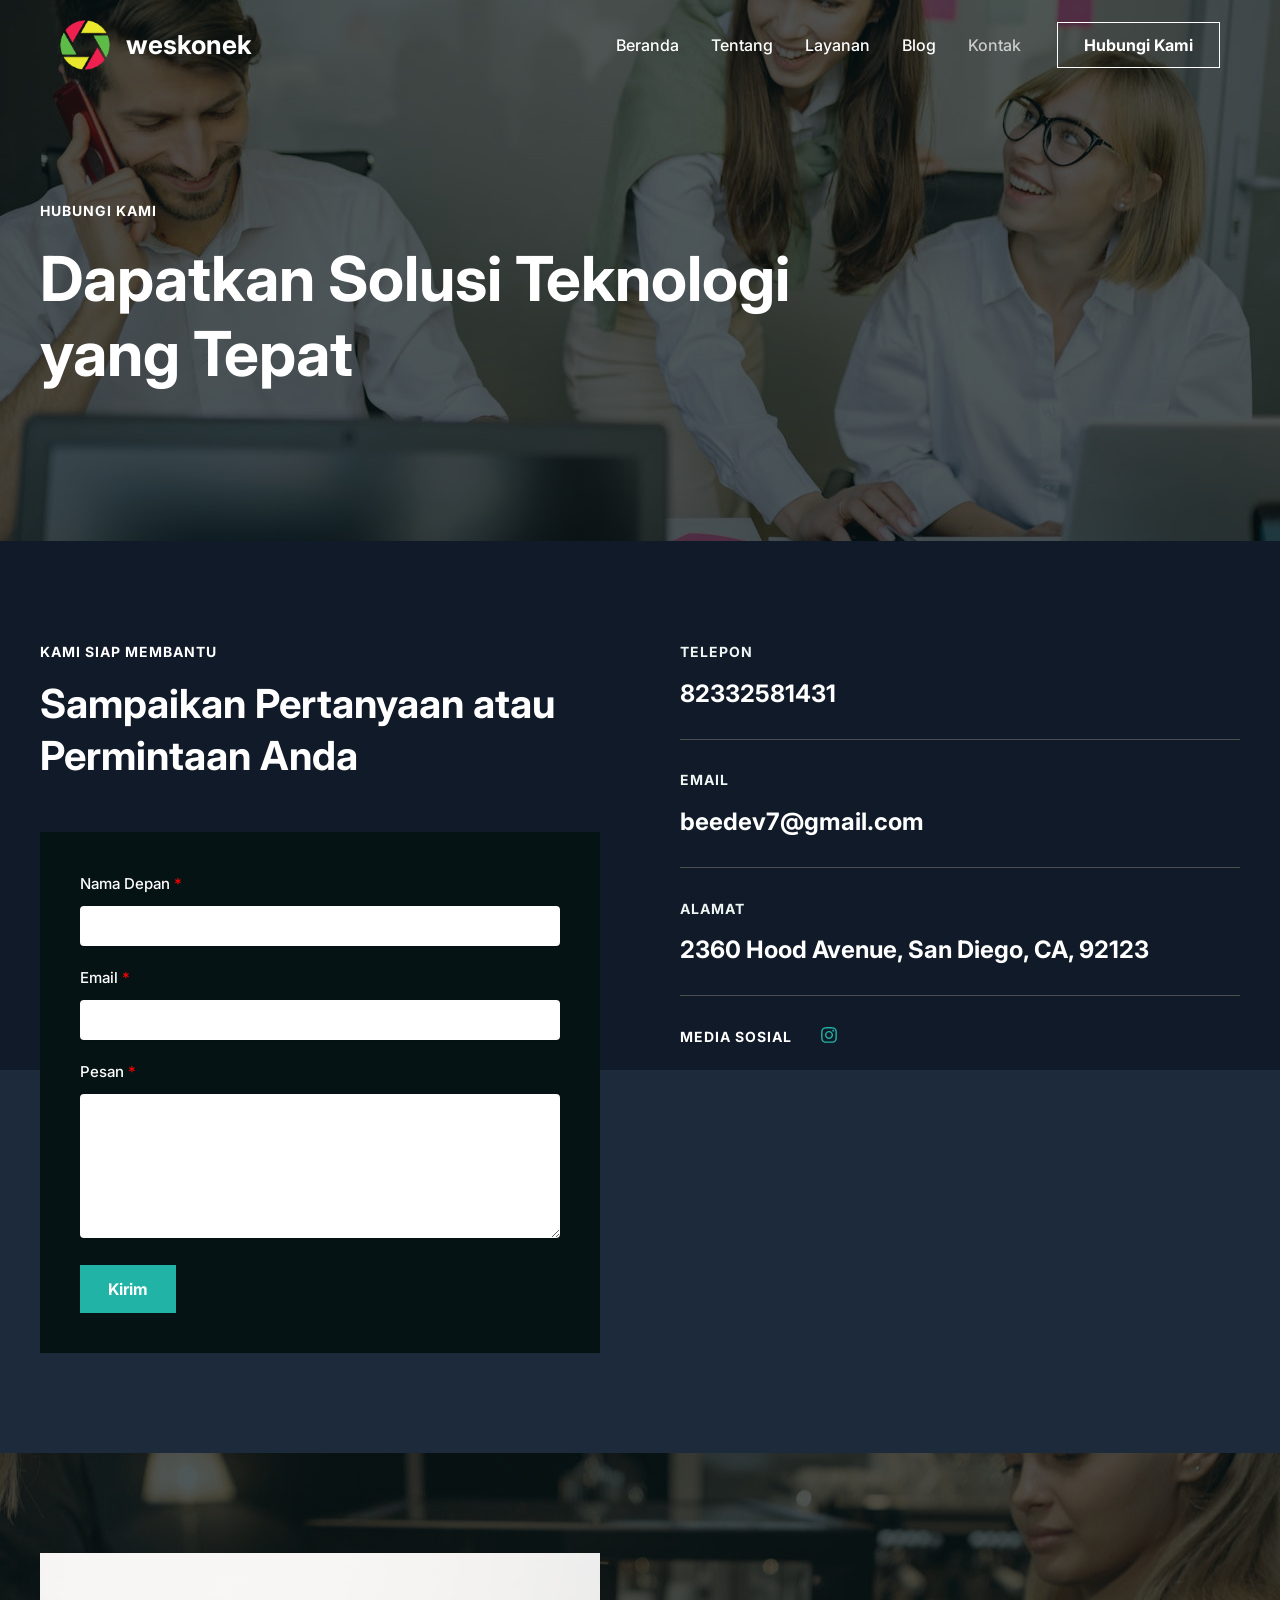
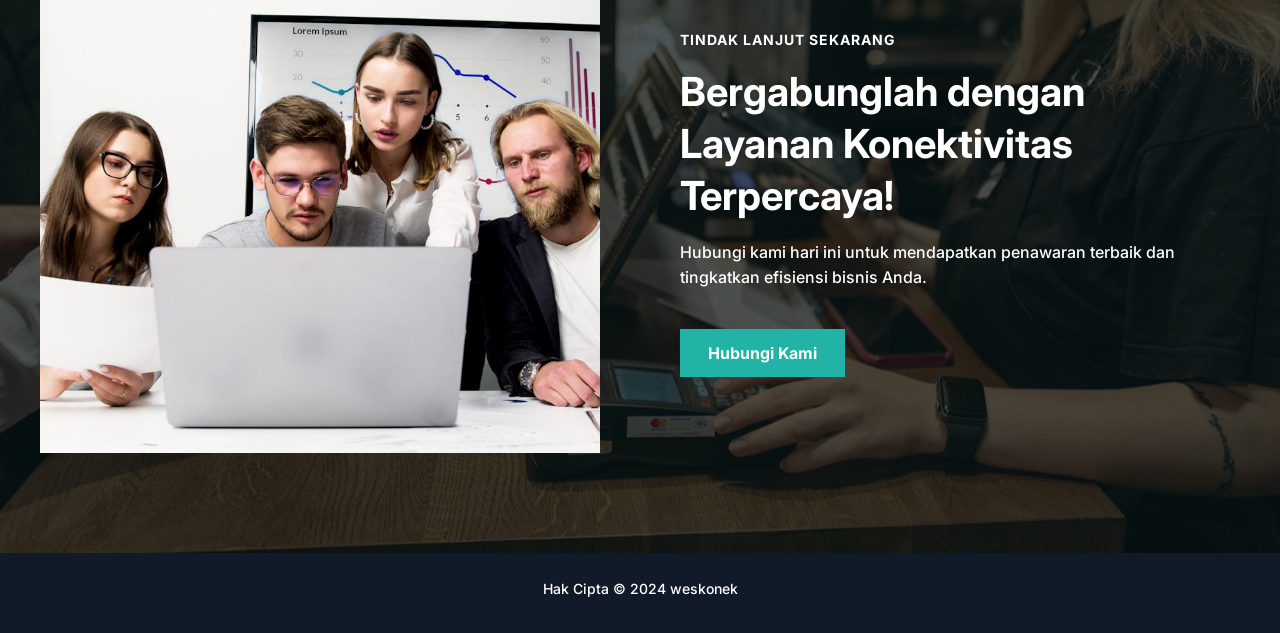
<file: contact/index.html>
<!DOCTYPE html>
<html lang="id">
<head>
<meta charset="UTF-8">
<meta name="viewport" content="width=device-width, initial-scale=1">
	 <link rel="profile" href="https://gmpg.org/xfn/11"> 
	 <title>Contact &#8211; weskonek</title>
<meta name="robots" content="max-image-preview:large">
<link rel="dns-prefetch" href="//fonts.googleapis.com">
<link rel="alternate" type="application/rss+xml" title="weskonek &raquo; Feed" href="https://mohbasirudin.github.io/feed/">
<link rel="alternate" type="application/rss+xml" title="weskonek &raquo; Umpan Komentar" href="https://mohbasirudin.github.io/comments/feed/">
<script>
window._wpemojiSettings = {"baseUrl":"https:\/\/s.w.org\/images\/core\/emoji\/15.0.3\/72x72\/","ext":".png","svgUrl":"https:\/\/s.w.org\/images\/core\/emoji\/15.0.3\/svg\/","svgExt":".svg","source":{"concatemoji":"https:\/\/mohbasirudin.github.io\/wp-includes\/js\/wp-emoji-release.min.js?ver=6.6.2"}};
/*! This file is auto-generated */
!function(i,n){var o,s,e;function c(e){try{var t={supportTests:e,timestamp:(new Date).valueOf()};sessionStorage.setItem(o,JSON.stringify(t))}catch(e){}}function p(e,t,n){e.clearRect(0,0,e.canvas.width,e.canvas.height),e.fillText(t,0,0);var t=new Uint32Array(e.getImageData(0,0,e.canvas.width,e.canvas.height).data),r=(e.clearRect(0,0,e.canvas.width,e.canvas.height),e.fillText(n,0,0),new Uint32Array(e.getImageData(0,0,e.canvas.width,e.canvas.height).data));return t.every(function(e,t){return e===r[t]})}function u(e,t,n){switch(t){case"flag":return n(e,"🏳️‍⚧️","🏳️​⚧️")?!1:!n(e,"🇺🇳","🇺​🇳")&&!n(e,"🏴󠁧󠁢󠁥󠁮󠁧󠁿","🏴​󠁧​󠁢​󠁥​󠁮​󠁧​󠁿");case"emoji":return!n(e,"🐦‍⬛","🐦​⬛")}return!1}function f(e,t,n){var r="undefined"!=typeof WorkerGlobalScope&&self instanceof WorkerGlobalScope?new OffscreenCanvas(300,150):i.createElement("canvas"),a=r.getContext("2d",{willReadFrequently:!0}),o=(a.textBaseline="top",a.font="600 32px Arial",{});return e.forEach(function(e){o[e]=t(a,e,n)}),o}function t(e){var t=i.createElement("script");t.src=e,t.defer=!0,i.head.appendChild(t)}"undefined"!=typeof Promise&&(o="wpEmojiSettingsSupports",s=["flag","emoji"],n.supports={everything:!0,everythingExceptFlag:!0},e=new Promise(function(e){i.addEventListener("DOMContentLoaded",e,{once:!0})}),new Promise(function(t){var n=function(){try{var e=JSON.parse(sessionStorage.getItem(o));if("object"==typeof e&&"number"==typeof e.timestamp&&(new Date).valueOf()<e.timestamp+604800&&"object"==typeof e.supportTests)return e.supportTests}catch(e){}return null}();if(!n){if("undefined"!=typeof Worker&&"undefined"!=typeof OffscreenCanvas&&"undefined"!=typeof URL&&URL.createObjectURL&&"undefined"!=typeof Blob)try{var e="postMessage("+f.toString()+"("+[JSON.stringify(s),u.toString(),p.toString()].join(",")+"));",r=new Blob([e],{type:"text/javascript"}),a=new Worker(URL.createObjectURL(r),{name:"wpTestEmojiSupports"});return void(a.onmessage=function(e){c(n=e.data),a.terminate(),t(n)})}catch(e){}c(n=f(s,u,p))}t(n)}).then(function(e){for(var t in e)n.supports[t]=e[t],n.supports.everything=n.supports.everything&&n.supports[t],"flag"!==t&&(n.supports.everythingExceptFlag=n.supports.everythingExceptFlag&&n.supports[t]);n.supports.everythingExceptFlag=n.supports.everythingExceptFlag&&!n.supports.flag,n.DOMReady=!1,n.readyCallback=function(){n.DOMReady=!0}}).then(function(){return e}).then(function(){var e;n.supports.everything||(n.readyCallback(),(e=n.source||{}).concatemoji?t(e.concatemoji):e.wpemoji&&e.twemoji&&(t(e.twemoji),t(e.wpemoji)))}))}((window,document),window._wpemojiSettings);
</script>
<link rel="stylesheet" id="astra-theme-css-css" href="https://mohbasirudin.github.io/wp-content/themes/astra/assets/css/minified/main.min.css?ver=4.8.3" media="all">
<style id="astra-theme-css-inline-css">:root{--ast-post-nav-space:0;--ast-container-default-xlg-padding:2.5em;--ast-container-default-lg-padding:2.5em;--ast-container-default-slg-padding:2em;--ast-container-default-md-padding:2.5em;--ast-container-default-sm-padding:2.5em;--ast-container-default-xs-padding:2.4em;--ast-container-default-xxs-padding:1.8em;--ast-code-block-background:#ECEFF3;--ast-comment-inputs-background:#F9FAFB;--ast-normal-container-width:1200px;--ast-narrow-container-width:750px;--ast-blog-title-font-weight:600;--ast-blog-meta-weight:600;}html{font-size:100%;}a{color:var(--ast-global-color-0);}a:hover,a:focus{color:var(--ast-global-color-1);}body,button,input,select,textarea,.ast-button,.ast-custom-button{font-family:'Inter',sans-serif;font-weight:500;font-size:16px;font-size:1rem;line-height:var(--ast-body-line-height,1.6);}blockquote{color:var(--ast-global-color-3);}h1,.entry-content h1,h2,.entry-content h2,h3,.entry-content h3,h4,.entry-content h4,h5,.entry-content h5,h6,.entry-content h6,.site-title,.site-title a{font-family:'Inter',sans-serif;font-weight:700;}.ast-site-identity .site-title a{color:var(--ast-global-color-2);}.site-title{font-size:26px;font-size:1.625rem;display:block;}header .custom-logo-link img{max-width:50px;width:50px;}.astra-logo-svg{width:50px;}.site-header .site-description{font-size:15px;font-size:0.9375rem;display:none;}.entry-title{font-size:24px;font-size:1.5rem;}.ast-blog-single-element.ast-taxonomy-container a{font-size:14px;font-size:0.875rem;}.ast-blog-meta-container{font-size:13px;font-size:0.8125rem;}.archive .ast-article-post .ast-article-inner,.blog .ast-article-post .ast-article-inner,.archive .ast-article-post .ast-article-inner:hover,.blog .ast-article-post .ast-article-inner:hover{border-top-left-radius:0px;border-top-right-radius:0px;border-bottom-right-radius:0px;border-bottom-left-radius:0px;overflow:hidden;}h1,.entry-content h1{font-size:62px;font-size:3.875rem;font-weight:700;font-family:'Inter',sans-serif;line-height:1.2em;}h2,.entry-content h2{font-size:40px;font-size:2.5rem;font-weight:700;font-family:'Inter',sans-serif;line-height:1.3em;}h3,.entry-content h3{font-size:23px;font-size:1.4375rem;font-weight:700;font-family:'Inter',sans-serif;line-height:1.3em;}h4,.entry-content h4{font-size:22px;font-size:1.375rem;line-height:1.3em;font-weight:700;font-family:'Inter',sans-serif;}h5,.entry-content h5{font-size:20px;font-size:1.25rem;line-height:1.4em;font-weight:600;font-family:'Inter',sans-serif;}h6,.entry-content h6{font-size:14px;font-size:0.875rem;line-height:1.6em;font-weight:700;font-family:'Inter',sans-serif;text-transform:uppercase;letter-spacing:1px;}::selection{background-color:var(--ast-global-color-0);color:#000000;}body,h1,.entry-title a,.entry-content h1,h2,.entry-content h2,h3,.entry-content h3,h4,.entry-content h4,h5,.entry-content h5,h6,.entry-content h6{color:var(--ast-global-color-3);}.tagcloud a:hover,.tagcloud a:focus,.tagcloud a.current-item{color:#000000;border-color:var(--ast-global-color-0);background-color:var(--ast-global-color-0);}input:focus,input[type="text"]:focus,input[type="email"]:focus,input[type="url"]:focus,input[type="password"]:focus,input[type="reset"]:focus,input[type="search"]:focus,textarea:focus{border-color:var(--ast-global-color-0);}input[type="radio"]:checked,input[type=reset],input[type="checkbox"]:checked,input[type="checkbox"]:hover:checked,input[type="checkbox"]:focus:checked,input[type=range]::-webkit-slider-thumb{border-color:var(--ast-global-color-0);background-color:var(--ast-global-color-0);box-shadow:none;}.site-footer a:hover + .post-count,.site-footer a:focus + .post-count{background:var(--ast-global-color-0);border-color:var(--ast-global-color-0);}.single .nav-links .nav-previous,.single .nav-links .nav-next{color:var(--ast-global-color-0);}.entry-meta,.entry-meta *{line-height:1.45;color:var(--ast-global-color-0);font-weight:600;}.entry-meta a:not(.ast-button):hover,.entry-meta a:not(.ast-button):hover *,.entry-meta a:not(.ast-button):focus,.entry-meta a:not(.ast-button):focus *,.page-links > .page-link,.page-links .page-link:hover,.post-navigation a:hover{color:var(--ast-global-color-1);}#cat option,.secondary .calendar_wrap thead a,.secondary .calendar_wrap thead a:visited{color:var(--ast-global-color-0);}.secondary .calendar_wrap #today,.ast-progress-val span{background:var(--ast-global-color-0);}.secondary a:hover + .post-count,.secondary a:focus + .post-count{background:var(--ast-global-color-0);border-color:var(--ast-global-color-0);}.calendar_wrap #today > a{color:#000000;}.page-links .page-link,.single .post-navigation a{color:var(--ast-global-color-3);}.ast-search-menu-icon .search-form button.search-submit{padding:0 4px;}.ast-search-menu-icon form.search-form{padding-right:0;}.ast-search-menu-icon.slide-search input.search-field{width:0;}.ast-header-search .ast-search-menu-icon.ast-dropdown-active .search-form,.ast-header-search .ast-search-menu-icon.ast-dropdown-active .search-field:focus{transition:all 0.2s;}.search-form input.search-field:focus{outline:none;}.ast-search-menu-icon .search-form button.search-submit:focus,.ast-theme-transparent-header .ast-header-search .ast-dropdown-active .ast-icon,.ast-theme-transparent-header .ast-inline-search .search-field:focus .ast-icon{color:var(--ast-global-color-1);}.ast-header-search .slide-search .search-form{border:2px solid var(--ast-global-color-0);}.ast-header-search .slide-search .search-field{background-color:#fff;}.ast-archive-title{color:var(--ast-global-color-2);}.widget-title,.widget .wp-block-heading{font-size:22px;font-size:1.375rem;color:var(--ast-global-color-2);}.ast-single-post .entry-content a,.ast-comment-content a:not(.ast-comment-edit-reply-wrap a){text-decoration:underline;}.ast-single-post .elementor-button-wrapper .elementor-button,.ast-single-post .entry-content .uagb-tab a,.ast-single-post .entry-content .uagb-ifb-cta a,.ast-single-post .entry-content .uabb-module-content a,.ast-single-post .entry-content .uagb-post-grid a,.ast-single-post .entry-content .uagb-timeline a,.ast-single-post .entry-content .uagb-toc__wrap a,.ast-single-post .entry-content .uagb-taxomony-box a,.ast-single-post .entry-content .woocommerce a,.entry-content .wp-block-latest-posts > li > a,.ast-single-post .entry-content .wp-block-file__button,li.ast-post-filter-single,.ast-single-post .ast-comment-content .comment-reply-link,.ast-single-post .ast-comment-content .comment-edit-link{text-decoration:none;}.ast-search-menu-icon.slide-search a:focus-visible:focus-visible,.astra-search-icon:focus-visible,#close:focus-visible,a:focus-visible,.ast-menu-toggle:focus-visible,.site .skip-link:focus-visible,.wp-block-loginout input:focus-visible,.wp-block-search.wp-block-search__button-inside .wp-block-search__inside-wrapper,.ast-header-navigation-arrow:focus-visible,.woocommerce .wc-proceed-to-checkout > .checkout-button:focus-visible,.woocommerce .woocommerce-MyAccount-navigation ul li a:focus-visible,.ast-orders-table__row .ast-orders-table__cell:focus-visible,.woocommerce .woocommerce-order-details .order-again > .button:focus-visible,.woocommerce .woocommerce-message a.button.wc-forward:focus-visible,.woocommerce #minus_qty:focus-visible,.woocommerce #plus_qty:focus-visible,a#ast-apply-coupon:focus-visible,.woocommerce .woocommerce-info a:focus-visible,.woocommerce .astra-shop-summary-wrap a:focus-visible,.woocommerce a.wc-forward:focus-visible,#ast-apply-coupon:focus-visible,.woocommerce-js .woocommerce-mini-cart-item a.remove:focus-visible,#close:focus-visible,.button.search-submit:focus-visible,#search_submit:focus,.normal-search:focus-visible,.ast-header-account-wrap:focus-visible,.woocommerce .ast-on-card-button.ast-quick-view-trigger:focus{outline-style:dotted;outline-color:inherit;outline-width:thin;}input:focus,input[type="text"]:focus,input[type="email"]:focus,input[type="url"]:focus,input[type="password"]:focus,input[type="reset"]:focus,input[type="search"]:focus,input[type="number"]:focus,textarea:focus,.wp-block-search__input:focus,[data-section="section-header-mobile-trigger"] .ast-button-wrap .ast-mobile-menu-trigger-minimal:focus,.ast-mobile-popup-drawer.active .menu-toggle-close:focus,.woocommerce-ordering select.orderby:focus,#ast-scroll-top:focus,#coupon_code:focus,.woocommerce-page #comment:focus,.woocommerce #reviews #respond input#submit:focus,.woocommerce a.add_to_cart_button:focus,.woocommerce .button.single_add_to_cart_button:focus,.woocommerce .woocommerce-cart-form button:focus,.woocommerce .woocommerce-cart-form__cart-item .quantity .qty:focus,.woocommerce .woocommerce-billing-fields .woocommerce-billing-fields__field-wrapper .woocommerce-input-wrapper > .input-text:focus,.woocommerce #order_comments:focus,.woocommerce #place_order:focus,.woocommerce .woocommerce-address-fields .woocommerce-address-fields__field-wrapper .woocommerce-input-wrapper > .input-text:focus,.woocommerce .woocommerce-MyAccount-content form button:focus,.woocommerce .woocommerce-MyAccount-content .woocommerce-EditAccountForm .woocommerce-form-row .woocommerce-Input.input-text:focus,.woocommerce .ast-woocommerce-container .woocommerce-pagination ul.page-numbers li a:focus,body #content .woocommerce form .form-row .select2-container--default .select2-selection--single:focus,#ast-coupon-code:focus,.woocommerce.woocommerce-js .quantity input[type=number]:focus,.woocommerce-js .woocommerce-mini-cart-item .quantity input[type=number]:focus,.woocommerce p#ast-coupon-trigger:focus{border-style:dotted;border-color:inherit;border-width:thin;}input{outline:none;}.ast-logo-title-inline .site-logo-img{padding-right:1em;}.site-logo-img img{ transition:all 0.2s linear;}body .ast-oembed-container *{position:absolute;top:0;width:100%;height:100%;left:0;}body .wp-block-embed-pocket-casts .ast-oembed-container *{position:unset;}.ast-single-post-featured-section + article {margin-top: 2em;}.site-content .ast-single-post-featured-section img {width: 100%;overflow: hidden;object-fit: cover;}.ast-separate-container .site-content .ast-single-post-featured-section + article {margin-top: -80px;z-index: 9;position: relative;border-radius: 4px;}@media (min-width: 922px) {.ast-no-sidebar .site-content .ast-article-image-container--wide {margin-left: -120px;margin-right: -120px;max-width: unset;width: unset;}.ast-left-sidebar .site-content .ast-article-image-container--wide,.ast-right-sidebar .site-content .ast-article-image-container--wide {margin-left: -10px;margin-right: -10px;}.site-content .ast-article-image-container--full {margin-left: calc( -50vw + 50%);margin-right: calc( -50vw + 50%);max-width: 100vw;width: 100vw;}.ast-left-sidebar .site-content .ast-article-image-container--full,.ast-right-sidebar .site-content .ast-article-image-container--full {margin-left: -10px;margin-right: -10px;max-width: inherit;width: auto;}}.site > .ast-single-related-posts-container {margin-top: 0;}@media (min-width: 922px) {.ast-desktop .ast-container--narrow {max-width: var(--ast-narrow-container-width);margin: 0 auto;}}input[type="text"],input[type="number"],input[type="email"],input[type="url"],input[type="password"],input[type="search"],input[type=reset],input[type=tel],input[type=date],select,textarea{font-size:16px;font-style:normal;font-weight:400;line-height:24px;width:100%;padding:12px 16px;border-radius:4px;box-shadow:0px 1px 2px 0px rgba(0,0,0,0.05);color:var(--ast-form-input-text,#475569);}input[type="text"],input[type="number"],input[type="email"],input[type="url"],input[type="password"],input[type="search"],input[type=reset],input[type=tel],input[type=date],select{height:40px;}input[type="date"]{border-width:1px;border-style:solid;border-color:var(--ast-border-color);}input[type="text"]:focus,input[type="number"]:focus,input[type="email"]:focus,input[type="url"]:focus,input[type="password"]:focus,input[type="search"]:focus,input[type=reset]:focus,input[type="tel"]:focus,input[type="date"]:focus,select:focus,textarea:focus{border-color:#046BD2;box-shadow:none;outline:none;color:var(--ast-form-input-focus-text,#475569);}label,legend{color:#111827;font-size:14px;font-style:normal;font-weight:500;line-height:20px;}select{padding:6px 10px;}fieldset{padding:30px;border-radius:4px;}button,.ast-button,.button,input[type="button"],input[type="reset"],input[type="submit"]{border-radius:4px;box-shadow:0px 1px 2px 0px rgba(0,0,0,0.05);}:root{--ast-comment-inputs-background:#FFF;}::placeholder{color:var(--ast-form-field-color,#9CA3AF);}::-ms-input-placeholder{color:var(--ast-form-field-color,#9CA3AF);}@media (max-width:921.9px){#ast-desktop-header{display:none;}}@media (min-width:922px){#ast-mobile-header{display:none;}}.wp-block-buttons.aligncenter{justify-content:center;}@media (max-width:921px){.ast-theme-transparent-header #primary,.ast-theme-transparent-header #secondary{padding:0;}}@media (max-width:921px){.ast-plain-container.ast-no-sidebar #primary{padding:0;}}.ast-plain-container.ast-no-sidebar #primary{margin-top:0;margin-bottom:0;}@media (max-width:921px){.ast-separate-container #primary,.ast-narrow-container #primary{padding-top:0px;}}@media (max-width:544px){.ast-separate-container #primary,.ast-narrow-container #primary{padding-top:0px;}}@media (max-width:921px){.ast-separate-container #primary,.ast-narrow-container #primary{padding-bottom:0px;}}@media (max-width:544px){.ast-separate-container #primary,.ast-narrow-container #primary{padding-bottom:0px;}}.wp-block-button.is-style-outline .wp-block-button__link{border-color:var(--ast-global-color-0);border-top-width:2px;border-right-width:2px;border-bottom-width:2px;border-left-width:2px;}div.wp-block-button.is-style-outline > .wp-block-button__link:not(.has-text-color),div.wp-block-button.wp-block-button__link.is-style-outline:not(.has-text-color){color:var(--ast-global-color-0);}.wp-block-button.is-style-outline .wp-block-button__link:hover,.wp-block-buttons .wp-block-button.is-style-outline .wp-block-button__link:focus,.wp-block-buttons .wp-block-button.is-style-outline > .wp-block-button__link:not(.has-text-color):hover,.wp-block-buttons .wp-block-button.wp-block-button__link.is-style-outline:not(.has-text-color):hover{color:#ffffff;background-color:var(--ast-global-color-1);border-color:var(--ast-global-color-1);}.post-page-numbers.current .page-link,.ast-pagination .page-numbers.current{color:#000000;border-color:var(--ast-global-color-0);background-color:var(--ast-global-color-0);}.wp-block-button.is-style-outline .wp-block-button__link{border-top-width:2px;border-right-width:2px;border-bottom-width:2px;border-left-width:2px;}.wp-block-buttons .wp-block-button.is-style-outline .wp-block-button__link.wp-element-button,.ast-outline-button,.wp-block-uagb-buttons-child .uagb-buttons-repeater.ast-outline-button{border-color:var(--ast-global-color-0);border-top-width:2px;border-right-width:2px;border-bottom-width:2px;border-left-width:2px;font-family:'Inter',sans-serif;font-weight:700;font-size:16px;font-size:1rem;line-height:1em;text-transform:capitalize;padding-top:14px;padding-right:26px;padding-bottom:14px;padding-left:26px;border-top-left-radius:0px;border-top-right-radius:0px;border-bottom-right-radius:0px;border-bottom-left-radius:0px;}.wp-block-buttons .wp-block-button.is-style-outline > .wp-block-button__link:not(.has-text-color),.wp-block-buttons .wp-block-button.wp-block-button__link.is-style-outline:not(.has-text-color),.ast-outline-button{color:var(--ast-global-color-0);}.wp-block-button.is-style-outline .wp-block-button__link:hover,.wp-block-buttons .wp-block-button.is-style-outline .wp-block-button__link:focus,.wp-block-buttons .wp-block-button.is-style-outline > .wp-block-button__link:not(.has-text-color):hover,.wp-block-buttons .wp-block-button.wp-block-button__link.is-style-outline:not(.has-text-color):hover,.ast-outline-button:hover,.ast-outline-button:focus,.wp-block-uagb-buttons-child .uagb-buttons-repeater.ast-outline-button:hover,.wp-block-uagb-buttons-child .uagb-buttons-repeater.ast-outline-button:focus{color:#ffffff;background-color:var(--ast-global-color-1);border-color:var(--ast-global-color-1);}.ast-single-post .entry-content a.ast-outline-button,.ast-single-post .entry-content .is-style-outline>.wp-block-button__link{text-decoration:none;}.wp-block-button .wp-block-button__link.wp-element-button.is-style-outline:not(.has-background),.wp-block-button.is-style-outline>.wp-block-button__link.wp-element-button:not(.has-background),.ast-outline-button{background-color:transparent;}.uagb-buttons-repeater.ast-outline-button{border-radius:9999px;}@media (max-width:921px){.wp-block-buttons .wp-block-button.is-style-outline .wp-block-button__link.wp-element-button,.ast-outline-button,.wp-block-uagb-buttons-child .uagb-buttons-repeater.ast-outline-button{font-size:16px;font-size:1rem;padding-top:14px;padding-right:28px;padding-bottom:14px;padding-left:28px;border-top-left-radius:0px;border-top-right-radius:0px;border-bottom-right-radius:0px;border-bottom-left-radius:0px;}}@media (max-width:544px){.wp-block-buttons .wp-block-button.is-style-outline .wp-block-button__link.wp-element-button,.ast-outline-button,.wp-block-uagb-buttons-child .uagb-buttons-repeater.ast-outline-button{font-size:14px;font-size:0.875rem;padding-top:12px;padding-right:24px;padding-bottom:12px;padding-left:24px;border-top-left-radius:0px;border-top-right-radius:0px;border-bottom-right-radius:0px;border-bottom-left-radius:0px;}}.entry-content[data-ast-blocks-layout] > figure{margin-bottom:1em;}h1.widget-title{font-weight:700;}h2.widget-title{font-weight:700;}h3.widget-title{font-weight:700;}#page{display:flex;flex-direction:column;min-height:100vh;}.ast-404-layout-1 h1.page-title{color:var(--ast-global-color-2);}.single .post-navigation a{line-height:1em;height:inherit;}.error-404 .page-sub-title{font-size:1.5rem;font-weight:inherit;}.search .site-content .content-area .search-form{margin-bottom:0;}#page .site-content{flex-grow:1;}.widget{margin-bottom:1.25em;}#secondary li{line-height:1.5em;}#secondary .wp-block-group h2{margin-bottom:0.7em;}#secondary h2{font-size:1.7rem;}.ast-separate-container .ast-article-post,.ast-separate-container .ast-article-single,.ast-separate-container .comment-respond{padding:3em;}.ast-separate-container .ast-article-single .ast-article-single{padding:0;}.ast-article-single .wp-block-post-template-is-layout-grid{padding-left:0;}.ast-separate-container .comments-title,.ast-narrow-container .comments-title{padding:1.5em 2em;}.ast-page-builder-template .comment-form-textarea,.ast-comment-formwrap .ast-grid-common-col{padding:0;}.ast-comment-formwrap{padding:0;display:inline-flex;column-gap:20px;width:100%;margin-left:0;margin-right:0;}.comments-area textarea#comment:focus,.comments-area textarea#comment:active,.comments-area .ast-comment-formwrap input[type="text"]:focus,.comments-area .ast-comment-formwrap input[type="text"]:active {box-shadow:none;outline:none;}.archive.ast-page-builder-template .entry-header{margin-top:2em;}.ast-page-builder-template .ast-comment-formwrap{width:100%;}.entry-title{margin-bottom:0.6em;}.ast-archive-description p{font-size:inherit;font-weight:inherit;line-height:inherit;}.ast-separate-container .ast-comment-list li.depth-1,.hentry{margin-bottom:1.5em;}.site-content section.ast-archive-description{margin-bottom:2em;}@media (min-width:921px){.ast-left-sidebar.ast-page-builder-template #secondary,.archive.ast-right-sidebar.ast-page-builder-template .site-main{padding-left:20px;padding-right:20px;}}@media (max-width:544px){.ast-comment-formwrap.ast-row{column-gap:10px;display:inline-block;}#ast-commentform .ast-grid-common-col{position:relative;width:100%;}}@media (min-width:1201px){.ast-separate-container .ast-article-post,.ast-separate-container .ast-article-single,.ast-separate-container .ast-author-box,.ast-separate-container .ast-404-layout-1,.ast-separate-container .no-results{padding:3em;}}@media (max-width:921px){.ast-separate-container #primary,.ast-separate-container #secondary{padding:1.5em 0;}#primary,#secondary{padding:1.5em 0;margin:0;}.ast-left-sidebar #content > .ast-container{display:flex;flex-direction:column-reverse;width:100%;}}@media (min-width:922px){.ast-separate-container.ast-right-sidebar #primary,.ast-separate-container.ast-left-sidebar #primary{border:0;}.search-no-results.ast-separate-container #primary{margin-bottom:4em;}}.wp-block-button .wp-block-button__link{color:#ffffff;}.wp-block-button .wp-block-button__link:hover,.wp-block-button .wp-block-button__link:focus{color:#ffffff;background-color:var(--ast-global-color-1);border-color:var(--ast-global-color-1);}.wp-block-button .wp-block-button__link,.wp-block-search .wp-block-search__button,body .wp-block-file .wp-block-file__button{border-style:solid;border-top-width:2px;border-right-width:2px;border-left-width:2px;border-bottom-width:2px;border-color:var(--ast-global-color-0);background-color:var(--ast-global-color-0);color:#ffffff;font-family:'Inter',sans-serif;font-weight:700;line-height:1em;text-transform:capitalize;font-size:16px;font-size:1rem;border-top-left-radius:0px;border-top-right-radius:0px;border-bottom-right-radius:0px;border-bottom-left-radius:0px;padding-top:14px;padding-right:26px;padding-bottom:14px;padding-left:26px;}.ast-single-post .entry-content .wp-block-button .wp-block-button__link,.ast-single-post .entry-content .wp-block-search .wp-block-search__button,body .entry-content .wp-block-file .wp-block-file__button{text-decoration:none;}@media (max-width:921px){.wp-block-button .wp-block-button__link,.wp-block-search .wp-block-search__button,body .wp-block-file .wp-block-file__button{font-size:16px;font-size:1rem;padding-top:14px;padding-right:28px;padding-bottom:14px;padding-left:28px;border-top-left-radius:0px;border-top-right-radius:0px;border-bottom-right-radius:0px;border-bottom-left-radius:0px;}}@media (max-width:544px){.wp-block-button .wp-block-button__link,.wp-block-search .wp-block-search__button,body .wp-block-file .wp-block-file__button{font-size:14px;font-size:0.875rem;padding-top:12px;padding-right:24px;padding-bottom:12px;padding-left:24px;border-top-left-radius:0px;border-top-right-radius:0px;border-bottom-right-radius:0px;border-bottom-left-radius:0px;}}.menu-toggle,button,.ast-button,.ast-custom-button,.button,input#submit,input[type="button"],input[type="submit"],input[type="reset"],#comments .submit,.search .search-submit,form[CLASS*="wp-block-search__"].wp-block-search .wp-block-search__inside-wrapper .wp-block-search__button,body .wp-block-file .wp-block-file__button,.search .search-submit,.woocommerce-js a.button,.woocommerce button.button,.woocommerce .woocommerce-message a.button,.woocommerce #respond input#submit.alt,.woocommerce input.button.alt,.woocommerce input.button,.woocommerce input.button:disabled,.woocommerce input.button:disabled[disabled],.woocommerce input.button:disabled:hover,.woocommerce input.button:disabled[disabled]:hover,.woocommerce #respond input#submit,.woocommerce button.button.alt.disabled,.wc-block-grid__products .wc-block-grid__product .wp-block-button__link,.wc-block-grid__product-onsale,[CLASS*="wc-block"] button,.woocommerce-js .astra-cart-drawer .astra-cart-drawer-content .woocommerce-mini-cart__buttons .button:not(.checkout):not(.ast-continue-shopping),.woocommerce-js .astra-cart-drawer .astra-cart-drawer-content .woocommerce-mini-cart__buttons a.checkout,.woocommerce button.button.alt.disabled.wc-variation-selection-needed,[CLASS*="wc-block"] .wc-block-components-button{border-style:solid;border-top-width:2px;border-right-width:2px;border-left-width:2px;border-bottom-width:2px;color:#ffffff;border-color:var(--ast-global-color-0);background-color:var(--ast-global-color-0);padding-top:14px;padding-right:26px;padding-bottom:14px;padding-left:26px;font-family:'Inter',sans-serif;font-weight:700;font-size:16px;font-size:1rem;line-height:1em;text-transform:capitalize;border-top-left-radius:0px;border-top-right-radius:0px;border-bottom-right-radius:0px;border-bottom-left-radius:0px;}button:focus,.menu-toggle:hover,button:hover,.ast-button:hover,.ast-custom-button:hover .button:hover,.ast-custom-button:hover ,input[type=reset]:hover,input[type=reset]:focus,input#submit:hover,input#submit:focus,input[type="button"]:hover,input[type="button"]:focus,input[type="submit"]:hover,input[type="submit"]:focus,form[CLASS*="wp-block-search__"].wp-block-search .wp-block-search__inside-wrapper .wp-block-search__button:hover,form[CLASS*="wp-block-search__"].wp-block-search .wp-block-search__inside-wrapper .wp-block-search__button:focus,body .wp-block-file .wp-block-file__button:hover,body .wp-block-file .wp-block-file__button:focus,.woocommerce-js a.button:hover,.woocommerce button.button:hover,.woocommerce .woocommerce-message a.button:hover,.woocommerce #respond input#submit:hover,.woocommerce #respond input#submit.alt:hover,.woocommerce input.button.alt:hover,.woocommerce input.button:hover,.woocommerce button.button.alt.disabled:hover,.wc-block-grid__products .wc-block-grid__product .wp-block-button__link:hover,[CLASS*="wc-block"] button:hover,.woocommerce-js .astra-cart-drawer .astra-cart-drawer-content .woocommerce-mini-cart__buttons .button:not(.checkout):not(.ast-continue-shopping):hover,.woocommerce-js .astra-cart-drawer .astra-cart-drawer-content .woocommerce-mini-cart__buttons a.checkout:hover,.woocommerce button.button.alt.disabled.wc-variation-selection-needed:hover,[CLASS*="wc-block"] .wc-block-components-button:hover,[CLASS*="wc-block"] .wc-block-components-button:focus{color:#ffffff;background-color:var(--ast-global-color-1);border-color:var(--ast-global-color-1);}form[CLASS*="wp-block-search__"].wp-block-search .wp-block-search__inside-wrapper .wp-block-search__button.has-icon{padding-top:calc(14px - 3px);padding-right:calc(26px - 3px);padding-bottom:calc(14px - 3px);padding-left:calc(26px - 3px);}@media (max-width:921px){.menu-toggle,button,.ast-button,.ast-custom-button,.button,input#submit,input[type="button"],input[type="submit"],input[type="reset"],#comments .submit,.search .search-submit,form[CLASS*="wp-block-search__"].wp-block-search .wp-block-search__inside-wrapper .wp-block-search__button,body .wp-block-file .wp-block-file__button,.search .search-submit,.woocommerce-js a.button,.woocommerce button.button,.woocommerce .woocommerce-message a.button,.woocommerce #respond input#submit.alt,.woocommerce input.button.alt,.woocommerce input.button,.woocommerce input.button:disabled,.woocommerce input.button:disabled[disabled],.woocommerce input.button:disabled:hover,.woocommerce input.button:disabled[disabled]:hover,.woocommerce #respond input#submit,.woocommerce button.button.alt.disabled,.wc-block-grid__products .wc-block-grid__product .wp-block-button__link,.wc-block-grid__product-onsale,[CLASS*="wc-block"] button,.woocommerce-js .astra-cart-drawer .astra-cart-drawer-content .woocommerce-mini-cart__buttons .button:not(.checkout):not(.ast-continue-shopping),.woocommerce-js .astra-cart-drawer .astra-cart-drawer-content .woocommerce-mini-cart__buttons a.checkout,.woocommerce button.button.alt.disabled.wc-variation-selection-needed,[CLASS*="wc-block"] .wc-block-components-button{padding-top:14px;padding-right:28px;padding-bottom:14px;padding-left:28px;font-size:16px;font-size:1rem;border-top-left-radius:0px;border-top-right-radius:0px;border-bottom-right-radius:0px;border-bottom-left-radius:0px;}}@media (max-width:544px){.menu-toggle,button,.ast-button,.ast-custom-button,.button,input#submit,input[type="button"],input[type="submit"],input[type="reset"],#comments .submit,.search .search-submit,form[CLASS*="wp-block-search__"].wp-block-search .wp-block-search__inside-wrapper .wp-block-search__button,body .wp-block-file .wp-block-file__button,.search .search-submit,.woocommerce-js a.button,.woocommerce button.button,.woocommerce .woocommerce-message a.button,.woocommerce #respond input#submit.alt,.woocommerce input.button.alt,.woocommerce input.button,.woocommerce input.button:disabled,.woocommerce input.button:disabled[disabled],.woocommerce input.button:disabled:hover,.woocommerce input.button:disabled[disabled]:hover,.woocommerce #respond input#submit,.woocommerce button.button.alt.disabled,.wc-block-grid__products .wc-block-grid__product .wp-block-button__link,.wc-block-grid__product-onsale,[CLASS*="wc-block"] button,.woocommerce-js .astra-cart-drawer .astra-cart-drawer-content .woocommerce-mini-cart__buttons .button:not(.checkout):not(.ast-continue-shopping),.woocommerce-js .astra-cart-drawer .astra-cart-drawer-content .woocommerce-mini-cart__buttons a.checkout,.woocommerce button.button.alt.disabled.wc-variation-selection-needed,[CLASS*="wc-block"] .wc-block-components-button{padding-top:12px;padding-right:24px;padding-bottom:12px;padding-left:24px;font-size:14px;font-size:0.875rem;border-top-left-radius:0px;border-top-right-radius:0px;border-bottom-right-radius:0px;border-bottom-left-radius:0px;}}@media (max-width:921px){.menu-toggle,button,.ast-button,.button,input#submit,input[type="button"],input[type="submit"],input[type="reset"]{font-size:16px;font-size:1rem;}.ast-mobile-header-stack .main-header-bar .ast-search-menu-icon{display:inline-block;}.ast-header-break-point.ast-header-custom-item-outside .ast-mobile-header-stack .main-header-bar .ast-search-icon{margin:0;}.ast-comment-avatar-wrap img{max-width:2.5em;}.ast-comment-meta{padding:0 1.8888em 1.3333em;}}@media (min-width:544px){.ast-container{max-width:100%;}}@media (max-width:544px){.ast-separate-container .ast-article-post,.ast-separate-container .ast-article-single,.ast-separate-container .comments-title,.ast-separate-container .ast-archive-description{padding:1.5em 1em;}.ast-separate-container #content .ast-container{padding-left:0.54em;padding-right:0.54em;}.ast-separate-container .ast-comment-list .bypostauthor{padding:.5em;}.ast-search-menu-icon.ast-dropdown-active .search-field{width:170px;}.menu-toggle,button,.ast-button,.button,input#submit,input[type="button"],input[type="submit"],input[type="reset"]{font-size:14px;font-size:0.875rem;}} #ast-mobile-header .ast-site-header-cart-li a{pointer-events:none;}.ast-separate-container{background-color:var(--ast-global-color-4);background-image:none;}@media (max-width:921px){.site-title{font-size:22px;font-size:1.375rem;display:block;}.site-header .site-description{display:none;}.entry-title{font-size:22px;font-size:1.375rem;}h1,.entry-content h1{font-size:44px;}h2,.entry-content h2{font-size:30px;}h3,.entry-content h3{font-size:26px;}h4,.entry-content h4{font-size:22px;font-size:1.375rem;}h5,.entry-content h5{font-size:18px;font-size:1.125rem;}h6,.entry-content h6{font-size:14px;font-size:0.875rem;}body,.ast-separate-container{background-color:var(--ast-global-color-4);background-image:none;}}@media (max-width:544px){.site-title{font-size:20px;font-size:1.25rem;display:block;}.site-header .site-description{display:none;}.entry-title{font-size:20px;font-size:1.25rem;}h1,.entry-content h1{font-size:38px;}h2,.entry-content h2{font-size:28px;}h3,.entry-content h3{font-size:24px;}h4,.entry-content h4{font-size:20px;font-size:1.25rem;}h5,.entry-content h5{font-size:16px;font-size:1rem;}h6,.entry-content h6{font-size:14px;font-size:0.875rem;}body,.ast-separate-container{background-color:var(--ast-global-color-4);background-image:none;}}@media (max-width:921px){html{font-size:91.2%;}}@media (max-width:544px){html{font-size:91.2%;}}@media (min-width:922px){.ast-container{max-width:1240px;}}@media (min-width:922px){.site-content .ast-container{display:flex;}}@media (max-width:921px){.site-content .ast-container{flex-direction:column;}}.entry-content h1,.entry-content h2,.entry-content h3,.entry-content h4,.entry-content h5,.entry-content h6{clear:none;}@media (min-width:922px){.main-header-menu .sub-menu .menu-item.ast-left-align-sub-menu:hover > .sub-menu,.main-header-menu .sub-menu .menu-item.ast-left-align-sub-menu.focus > .sub-menu{margin-left:-0px;}}.ast-theme-transparent-header [CLASS*="ast-header-button-"] .ast-custom-button{color:#ffffff;background:rgba(0,0,0,0);border-color:#ffffff;}.ast-theme-transparent-header [CLASS*="ast-header-button-"] .ast-custom-button:hover{color:#ffffff;background:var(--ast-global-color-1);border-color:var(--ast-global-color-1);}.ast-theme-transparent-header [data-section="section-header-mobile-trigger"] .ast-button-wrap .mobile-menu-toggle-icon .ast-mobile-svg{fill:#ffffff;}.ast-theme-transparent-header [data-section="section-header-mobile-trigger"] .ast-button-wrap .mobile-menu-wrap .mobile-menu{color:#ffffff;}.ast-theme-transparent-header [data-section="section-header-mobile-trigger"] .ast-button-wrap .ast-mobile-menu-trigger-outline{background:transparent;color:#ffffff;border-color:#ffffff;}.entry-content li > p{margin-bottom:0;}.site .comments-area{padding-top:2em;padding-bottom:2em;margin-top:2em;}.wp-block-file {display: flex;align-items: center;flex-wrap: wrap;justify-content: space-between;}.wp-block-pullquote {border: none;}.wp-block-pullquote blockquote::before {content: "\201D";font-family: "Helvetica",sans-serif;display: flex;transform: rotate( 180deg );font-size: 6rem;font-style: normal;line-height: 1;font-weight: bold;align-items: center;justify-content: center;}.has-text-align-right > blockquote::before {justify-content: flex-start;}.has-text-align-left > blockquote::before {justify-content: flex-end;}figure.wp-block-pullquote.is-style-solid-color blockquote {max-width: 100%;text-align: inherit;}:root {--wp--custom--ast-default-block-top-padding: 100px;--wp--custom--ast-default-block-right-padding: 80px;--wp--custom--ast-default-block-bottom-padding: 100px;--wp--custom--ast-default-block-left-padding: 80px;--wp--custom--ast-container-width: 1200px;--wp--custom--ast-content-width-size: 1200px;--wp--custom--ast-wide-width-size: calc(1200px + var(--wp--custom--ast-default-block-left-padding) + var(--wp--custom--ast-default-block-right-padding));}.ast-narrow-container {--wp--custom--ast-content-width-size: 750px;--wp--custom--ast-wide-width-size: 750px;}@media(max-width: 921px) {:root {--wp--custom--ast-default-block-top-padding: 50px;--wp--custom--ast-default-block-right-padding: 50px;--wp--custom--ast-default-block-bottom-padding: 50px;--wp--custom--ast-default-block-left-padding: 50px;}}@media(max-width: 544px) {:root {--wp--custom--ast-default-block-top-padding: 50px;--wp--custom--ast-default-block-right-padding: 30px;--wp--custom--ast-default-block-bottom-padding: 50px;--wp--custom--ast-default-block-left-padding: 30px;}}.entry-content > .wp-block-group,.entry-content > .wp-block-cover,.entry-content > .wp-block-columns {padding-top: var(--wp--custom--ast-default-block-top-padding);padding-right: var(--wp--custom--ast-default-block-right-padding);padding-bottom: var(--wp--custom--ast-default-block-bottom-padding);padding-left: var(--wp--custom--ast-default-block-left-padding);}.ast-plain-container.ast-no-sidebar .entry-content > .alignfull,.ast-page-builder-template .ast-no-sidebar .entry-content > .alignfull {margin-left: calc( -50vw + 50%);margin-right: calc( -50vw + 50%);max-width: 100vw;width: 100vw;}.ast-plain-container.ast-no-sidebar .entry-content .alignfull .alignfull,.ast-page-builder-template.ast-no-sidebar .entry-content .alignfull .alignfull,.ast-plain-container.ast-no-sidebar .entry-content .alignfull .alignwide,.ast-page-builder-template.ast-no-sidebar .entry-content .alignfull .alignwide,.ast-plain-container.ast-no-sidebar .entry-content .alignwide .alignfull,.ast-page-builder-template.ast-no-sidebar .entry-content .alignwide .alignfull,.ast-plain-container.ast-no-sidebar .entry-content .alignwide .alignwide,.ast-page-builder-template.ast-no-sidebar .entry-content .alignwide .alignwide,.ast-plain-container.ast-no-sidebar .entry-content .wp-block-column .alignfull,.ast-page-builder-template.ast-no-sidebar .entry-content .wp-block-column .alignfull,.ast-plain-container.ast-no-sidebar .entry-content .wp-block-column .alignwide,.ast-page-builder-template.ast-no-sidebar .entry-content .wp-block-column .alignwide {margin-left: auto;margin-right: auto;width: 100%;}[data-ast-blocks-layout] .wp-block-separator:not(.is-style-dots) {height: 0;}[data-ast-blocks-layout] .wp-block-separator {margin: 20px auto;}[data-ast-blocks-layout] .wp-block-separator:not(.is-style-wide):not(.is-style-dots) {max-width: 100px;}[data-ast-blocks-layout] .wp-block-separator.has-background {padding: 0;}.entry-content[data-ast-blocks-layout] > * {max-width: var(--wp--custom--ast-content-width-size);margin-left: auto;margin-right: auto;}.entry-content[data-ast-blocks-layout] > .alignwide {max-width: var(--wp--custom--ast-wide-width-size);}.entry-content[data-ast-blocks-layout] .alignfull {max-width: none;}.ast-full-width-layout .entry-content[data-ast-blocks-layout] .is-layout-constrained.wp-block-cover-is-layout-constrained > *,.ast-full-width-layout .entry-content[data-ast-blocks-layout] .is-layout-constrained.wp-block-group-is-layout-constrained > * {max-width: var(--wp--custom--ast-content-width-size);margin-left: auto;margin-right: auto;}.entry-content .wp-block-columns {margin-bottom: 0;}blockquote {margin: 1.5em;border-color: rgba(0,0,0,0.05);}.wp-block-quote:not(.has-text-align-right):not(.has-text-align-center) {border-left: 5px solid rgba(0,0,0,0.05);}.has-text-align-right > blockquote,blockquote.has-text-align-right {border-right: 5px solid rgba(0,0,0,0.05);}.has-text-align-left > blockquote,blockquote.has-text-align-left {border-left: 5px solid rgba(0,0,0,0.05);}.wp-block-site-tagline,.wp-block-latest-posts .read-more {margin-top: 15px;}.wp-block-loginout p label {display: block;}.wp-block-loginout p:not(.login-remember):not(.login-submit) input {width: 100%;}.wp-block-loginout input:focus {border-color: transparent;}.wp-block-loginout input:focus {outline: thin dotted;}.entry-content .wp-block-media-text .wp-block-media-text__content {padding: 0 0 0 8%;}.entry-content .wp-block-media-text.has-media-on-the-right .wp-block-media-text__content {padding: 0 8% 0 0;}.entry-content .wp-block-media-text.has-background .wp-block-media-text__content {padding: 8%;}.entry-content .wp-block-cover:not([class*="background-color"]) .wp-block-cover__inner-container,.entry-content .wp-block-cover:not([class*="background-color"]) .wp-block-cover-image-text,.entry-content .wp-block-cover:not([class*="background-color"]) .wp-block-cover-text,.entry-content .wp-block-cover-image:not([class*="background-color"]) .wp-block-cover__inner-container,.entry-content .wp-block-cover-image:not([class*="background-color"]) .wp-block-cover-image-text,.entry-content .wp-block-cover-image:not([class*="background-color"]) .wp-block-cover-text {color: var(--ast-global-color-5);}.wp-block-loginout .login-remember input {width: 1.1rem;height: 1.1rem;margin: 0 5px 4px 0;vertical-align: middle;}.wp-block-latest-posts > li > *:first-child,.wp-block-latest-posts:not(.is-grid) > li:first-child {margin-top: 0;}.entry-content .wp-block-buttons,.entry-content .wp-block-uagb-buttons {margin-bottom: 1.5em;}.wp-block-search__inside-wrapper .wp-block-search__input {padding: 0 10px;color: var(--ast-global-color-3);background: var(--ast-global-color-5);border-color: var(--ast-border-color);}.wp-block-latest-posts .read-more {margin-bottom: 1.5em;}.wp-block-search__no-button .wp-block-search__inside-wrapper .wp-block-search__input {padding-top: 5px;padding-bottom: 5px;}.wp-block-latest-posts .wp-block-latest-posts__post-date,.wp-block-latest-posts .wp-block-latest-posts__post-author {font-size: 1rem;}.wp-block-latest-posts > li > *,.wp-block-latest-posts:not(.is-grid) > li {margin-top: 12px;margin-bottom: 12px;}.ast-page-builder-template .entry-content[data-ast-blocks-layout] > *,.ast-page-builder-template .entry-content[data-ast-blocks-layout] > .alignfull > * {max-width: none;}.ast-page-builder-template .entry-content[data-ast-blocks-layout] > .alignwide > * {max-width: var(--wp--custom--ast-wide-width-size);}.ast-page-builder-template .entry-content[data-ast-blocks-layout] > .inherit-container-width > *,.ast-page-builder-template .entry-content[data-ast-blocks-layout] > * > *,.entry-content[data-ast-blocks-layout] > .wp-block-cover .wp-block-cover__inner-container {max-width: var(--wp--custom--ast-content-width-size) ;margin-left: auto;margin-right: auto;}.entry-content[data-ast-blocks-layout] .wp-block-cover:not(.alignleft):not(.alignright) {width: auto;}@media(max-width: 1200px) {.ast-separate-container .entry-content > .alignfull,.ast-separate-container .entry-content[data-ast-blocks-layout] > .alignwide,.ast-plain-container .entry-content[data-ast-blocks-layout] > .alignwide,.ast-plain-container .entry-content .alignfull {margin-left: calc(-1 * min(var(--ast-container-default-xlg-padding),20px)) ;margin-right: calc(-1 * min(var(--ast-container-default-xlg-padding),20px));}}@media(min-width: 1201px) {.ast-separate-container .entry-content > .alignfull {margin-left: calc(-1 * var(--ast-container-default-xlg-padding) );margin-right: calc(-1 * var(--ast-container-default-xlg-padding) );}.ast-separate-container .entry-content[data-ast-blocks-layout] > .alignwide,.ast-plain-container .entry-content[data-ast-blocks-layout] > .alignwide {margin-left: calc(-1 * var(--wp--custom--ast-default-block-left-padding) );margin-right: calc(-1 * var(--wp--custom--ast-default-block-right-padding) );}}@media(min-width: 921px) {.ast-separate-container .entry-content .wp-block-group.alignwide:not(.inherit-container-width) > :where(:not(.alignleft):not(.alignright)),.ast-plain-container .entry-content .wp-block-group.alignwide:not(.inherit-container-width) > :where(:not(.alignleft):not(.alignright)) {max-width: calc( var(--wp--custom--ast-content-width-size) + 80px );}.ast-plain-container.ast-right-sidebar .entry-content[data-ast-blocks-layout] .alignfull,.ast-plain-container.ast-left-sidebar .entry-content[data-ast-blocks-layout] .alignfull {margin-left: -60px;margin-right: -60px;}}@media(min-width: 544px) {.entry-content > .alignleft {margin-right: 20px;}.entry-content > .alignright {margin-left: 20px;}}@media (max-width:544px){.wp-block-columns .wp-block-column:not(:last-child){margin-bottom:20px;}.wp-block-latest-posts{margin:0;}}@media( max-width: 600px ) {.entry-content .wp-block-media-text .wp-block-media-text__content,.entry-content .wp-block-media-text.has-media-on-the-right .wp-block-media-text__content {padding: 8% 0 0;}.entry-content .wp-block-media-text.has-background .wp-block-media-text__content {padding: 8%;}}.ast-narrow-container .site-content .wp-block-uagb-image--align-full .wp-block-uagb-image__figure {max-width: 100%;margin-left: auto;margin-right: auto;}.entry-content ul,.entry-content ol {padding: revert;margin: revert;padding-left: 20px;}:root .has-ast-global-color-0-color{color:var(--ast-global-color-0);}:root .has-ast-global-color-0-background-color{background-color:var(--ast-global-color-0);}:root .wp-block-button .has-ast-global-color-0-color{color:var(--ast-global-color-0);}:root .wp-block-button .has-ast-global-color-0-background-color{background-color:var(--ast-global-color-0);}:root .has-ast-global-color-1-color{color:var(--ast-global-color-1);}:root .has-ast-global-color-1-background-color{background-color:var(--ast-global-color-1);}:root .wp-block-button .has-ast-global-color-1-color{color:var(--ast-global-color-1);}:root .wp-block-button .has-ast-global-color-1-background-color{background-color:var(--ast-global-color-1);}:root .has-ast-global-color-2-color{color:var(--ast-global-color-2);}:root .has-ast-global-color-2-background-color{background-color:var(--ast-global-color-2);}:root .wp-block-button .has-ast-global-color-2-color{color:var(--ast-global-color-2);}:root .wp-block-button .has-ast-global-color-2-background-color{background-color:var(--ast-global-color-2);}:root .has-ast-global-color-3-color{color:var(--ast-global-color-3);}:root .has-ast-global-color-3-background-color{background-color:var(--ast-global-color-3);}:root .wp-block-button .has-ast-global-color-3-color{color:var(--ast-global-color-3);}:root .wp-block-button .has-ast-global-color-3-background-color{background-color:var(--ast-global-color-3);}:root .has-ast-global-color-4-color{color:var(--ast-global-color-4);}:root .has-ast-global-color-4-background-color{background-color:var(--ast-global-color-4);}:root .wp-block-button .has-ast-global-color-4-color{color:var(--ast-global-color-4);}:root .wp-block-button .has-ast-global-color-4-background-color{background-color:var(--ast-global-color-4);}:root .has-ast-global-color-5-color{color:var(--ast-global-color-5);}:root .has-ast-global-color-5-background-color{background-color:var(--ast-global-color-5);}:root .wp-block-button .has-ast-global-color-5-color{color:var(--ast-global-color-5);}:root .wp-block-button .has-ast-global-color-5-background-color{background-color:var(--ast-global-color-5);}:root .has-ast-global-color-6-color{color:var(--ast-global-color-6);}:root .has-ast-global-color-6-background-color{background-color:var(--ast-global-color-6);}:root .wp-block-button .has-ast-global-color-6-color{color:var(--ast-global-color-6);}:root .wp-block-button .has-ast-global-color-6-background-color{background-color:var(--ast-global-color-6);}:root .has-ast-global-color-7-color{color:var(--ast-global-color-7);}:root .has-ast-global-color-7-background-color{background-color:var(--ast-global-color-7);}:root .wp-block-button .has-ast-global-color-7-color{color:var(--ast-global-color-7);}:root .wp-block-button .has-ast-global-color-7-background-color{background-color:var(--ast-global-color-7);}:root .has-ast-global-color-8-color{color:var(--ast-global-color-8);}:root .has-ast-global-color-8-background-color{background-color:var(--ast-global-color-8);}:root .wp-block-button .has-ast-global-color-8-color{color:var(--ast-global-color-8);}:root .wp-block-button .has-ast-global-color-8-background-color{background-color:var(--ast-global-color-8);}:root{--ast-global-color-0:#21B4A6;--ast-global-color-1:#0FAF9F;--ast-global-color-2:#FFFFFF;--ast-global-color-3:#EDF6F3;--ast-global-color-4:#1C2A3C;--ast-global-color-5:#111A28;--ast-global-color-6:#4E4E4E;--ast-global-color-7:#061314;--ast-global-color-8:#222222;}:root {--ast-border-color : var(--ast-global-color-6);}.site .site-content #primary{margin-top:0px;margin-bottom:0px;margin-left:0px;margin-right:0px;}.site .site-content #primary .ast-article-single,.ast-separate-container .site-content #secondary .widget{padding-top:0px;padding-bottom:0px;padding-left:0px;padding-right:0px;}.ast-single-entry-banner {-js-display: flex;display: flex;flex-direction: column;justify-content: center;text-align: center;position: relative;background: #eeeeee;}.ast-single-entry-banner[data-banner-layout="layout-1"] {max-width: 1200px;background: inherit;padding: 20px 0;}.ast-single-entry-banner[data-banner-width-type="custom"] {margin: 0 auto;width: 100%;}.ast-single-entry-banner + .site-content .entry-header {margin-bottom: 0;}.site .ast-author-avatar {--ast-author-avatar-size: ;}a.ast-underline-text {text-decoration: underline;}.ast-container > .ast-terms-link {position: relative;display: block;}a.ast-button.ast-badge-tax {padding: 4px 8px;border-radius: 3px;font-size: inherit;}header.entry-header:not(.related-entry-header) .entry-title{font-weight:600;font-size:32px;font-size:2rem;}header.entry-header:not(.related-entry-header) > *:not(:last-child){margin-bottom:10px;}header.entry-header:not(.related-entry-header) .post-thumb-img-content{text-align:center;}header.entry-header:not(.related-entry-header) .post-thumb img,.ast-single-post-featured-section.post-thumb img{aspect-ratio:16/9;width:100%;height:100%;}.ast-archive-entry-banner {-js-display: flex;display: flex;flex-direction: column;justify-content: center;text-align: center;position: relative;background: #eeeeee;}.ast-archive-entry-banner[data-banner-width-type="custom"] {margin: 0 auto;width: 100%;}.ast-archive-entry-banner[data-banner-layout="layout-1"] {background: inherit;padding: 20px 0;text-align: left;}body.archive .ast-archive-description{max-width:1200px;width:100%;text-align:left;padding-top:3em;padding-right:3em;padding-bottom:3em;padding-left:3em;}body.archive .ast-archive-description .ast-archive-title,body.archive .ast-archive-description .ast-archive-title *{font-weight:600;font-size:32px;font-size:2rem;}body.archive .ast-archive-description > *:not(:last-child){margin-bottom:10px;}@media (max-width:921px){body.archive .ast-archive-description{text-align:left;}}@media (max-width:544px){body.archive .ast-archive-description{text-align:left;}}.ast-theme-transparent-header #masthead .site-logo-img .transparent-custom-logo .astra-logo-svg{width:150px;}.ast-theme-transparent-header #masthead .site-logo-img .transparent-custom-logo img{ max-width:150px; width:150px;}@media (max-width:921px){.ast-theme-transparent-header #masthead .site-logo-img .transparent-custom-logo .astra-logo-svg{width:120px;}.ast-theme-transparent-header #masthead .site-logo-img .transparent-custom-logo img{ max-width:120px; width:120px;}}@media (max-width:543px){.ast-theme-transparent-header #masthead .site-logo-img .transparent-custom-logo .astra-logo-svg{width:100px;}.ast-theme-transparent-header #masthead .site-logo-img .transparent-custom-logo img{ max-width:100px; width:100px;}}@media (min-width:921px){.ast-theme-transparent-header #masthead{position:absolute;left:0;right:0;}.ast-theme-transparent-header .main-header-bar,.ast-theme-transparent-header.ast-header-break-point .main-header-bar{background:none;}body.elementor-editor-active.ast-theme-transparent-header #masthead,.fl-builder-edit .ast-theme-transparent-header #masthead,body.vc_editor.ast-theme-transparent-header #masthead,body.brz-ed.ast-theme-transparent-header #masthead{z-index:0;}.ast-header-break-point.ast-replace-site-logo-transparent.ast-theme-transparent-header .custom-mobile-logo-link{display:none;}.ast-header-break-point.ast-replace-site-logo-transparent.ast-theme-transparent-header .transparent-custom-logo{display:inline-block;}.ast-theme-transparent-header .ast-above-header,.ast-theme-transparent-header .ast-above-header.ast-above-header-bar{background-image:none;background-color:transparent;}.ast-theme-transparent-header .ast-below-header,.ast-theme-transparent-header .ast-below-header.ast-below-header-bar{background-image:none;background-color:transparent;}}.ast-theme-transparent-header .site-title a,.ast-theme-transparent-header .site-title a:focus,.ast-theme-transparent-header .site-title a:hover,.ast-theme-transparent-header .site-title a:visited{color:#ffffff;}.ast-theme-transparent-header .site-header .site-description{color:#ffffff;}.ast-theme-transparent-header .ast-builder-menu .main-header-menu,.ast-theme-transparent-header .ast-builder-menu .main-header-menu .menu-link,.ast-theme-transparent-header [CLASS*="ast-builder-menu-"] .main-header-menu .menu-item > .menu-link,.ast-theme-transparent-header .ast-masthead-custom-menu-items,.ast-theme-transparent-header .ast-masthead-custom-menu-items a,.ast-theme-transparent-header .ast-builder-menu .main-header-menu .menu-item > .ast-menu-toggle,.ast-theme-transparent-header .ast-builder-menu .main-header-menu .menu-item > .ast-menu-toggle,.ast-theme-transparent-header .ast-above-header-navigation a,.ast-header-break-point.ast-theme-transparent-header .ast-above-header-navigation a,.ast-header-break-point.ast-theme-transparent-header .ast-above-header-navigation > ul.ast-above-header-menu > .menu-item-has-children:not(.current-menu-item) > .ast-menu-toggle,.ast-theme-transparent-header .ast-below-header-menu,.ast-theme-transparent-header .ast-below-header-menu a,.ast-header-break-point.ast-theme-transparent-header .ast-below-header-menu a,.ast-header-break-point.ast-theme-transparent-header .ast-below-header-menu,.ast-theme-transparent-header .main-header-menu .menu-link{color:#ffffff;}.ast-theme-transparent-header .ast-builder-menu .main-header-menu .menu-item:hover > .menu-link,.ast-theme-transparent-header .ast-builder-menu .main-header-menu .menu-item:hover > .ast-menu-toggle,.ast-theme-transparent-header .ast-builder-menu .main-header-menu .ast-masthead-custom-menu-items a:hover,.ast-theme-transparent-header .ast-builder-menu .main-header-menu .focus > .menu-link,.ast-theme-transparent-header .ast-builder-menu .main-header-menu .focus > .ast-menu-toggle,.ast-theme-transparent-header .ast-builder-menu .main-header-menu .current-menu-item > .menu-link,.ast-theme-transparent-header .ast-builder-menu .main-header-menu .current-menu-ancestor > .menu-link,.ast-theme-transparent-header .ast-builder-menu .main-header-menu .current-menu-item > .ast-menu-toggle,.ast-theme-transparent-header .ast-builder-menu .main-header-menu .current-menu-ancestor > .ast-menu-toggle,.ast-theme-transparent-header [CLASS*="ast-builder-menu-"] .main-header-menu .current-menu-item > .menu-link,.ast-theme-transparent-header [CLASS*="ast-builder-menu-"] .main-header-menu .current-menu-ancestor > .menu-link,.ast-theme-transparent-header [CLASS*="ast-builder-menu-"] .main-header-menu .current-menu-item > .ast-menu-toggle,.ast-theme-transparent-header [CLASS*="ast-builder-menu-"] .main-header-menu .current-menu-ancestor > .ast-menu-toggle,.ast-theme-transparent-header .main-header-menu .menu-item:hover > .menu-link,.ast-theme-transparent-header .main-header-menu .current-menu-item > .menu-link,.ast-theme-transparent-header .main-header-menu .current-menu-ancestor > .menu-link{color:rgba(255,255,255,0.7);}.ast-theme-transparent-header .ast-builder-menu .main-header-menu .menu-item .sub-menu .menu-link,.ast-theme-transparent-header .main-header-menu .menu-item .sub-menu .menu-link{background-color:transparent;}@media (max-width:921px){.ast-theme-transparent-header #masthead{position:absolute;left:0;right:0;}.ast-theme-transparent-header .main-header-bar,.ast-theme-transparent-header.ast-header-break-point .main-header-bar{background:none;}body.elementor-editor-active.ast-theme-transparent-header #masthead,.fl-builder-edit .ast-theme-transparent-header #masthead,body.vc_editor.ast-theme-transparent-header #masthead,body.brz-ed.ast-theme-transparent-header #masthead{z-index:0;}.ast-header-break-point.ast-replace-site-logo-transparent.ast-theme-transparent-header .custom-mobile-logo-link{display:none;}.ast-header-break-point.ast-replace-site-logo-transparent.ast-theme-transparent-header .transparent-custom-logo{display:inline-block;}.ast-theme-transparent-header .ast-above-header,.ast-theme-transparent-header .ast-above-header.ast-above-header-bar{background-image:none;background-color:transparent;}.ast-theme-transparent-header .ast-below-header,.ast-theme-transparent-header .ast-below-header.ast-below-header-bar{background-image:none;background-color:transparent;}}@media (max-width:921px){.ast-theme-transparent-header .ast-builder-menu .main-header-menu,.ast-theme-transparent-header .ast-builder-menu .main-header-menu .menu-link,.ast-theme-transparent-header [CLASS*="ast-builder-menu-"] .main-header-menu .menu-item > .menu-link,.ast-theme-transparent-header .ast-masthead-custom-menu-items,.ast-theme-transparent-header .ast-masthead-custom-menu-items a,.ast-theme-transparent-header .ast-builder-menu .main-header-menu .menu-item > .ast-menu-toggle,.ast-theme-transparent-header .ast-builder-menu .main-header-menu .menu-item > .ast-menu-toggle,.ast-theme-transparent-header .main-header-menu .menu-link{color:var(--ast-global-color-2);}.ast-theme-transparent-header .ast-builder-menu .main-header-menu .menu-item:hover > .menu-link,.ast-theme-transparent-header .ast-builder-menu .main-header-menu .menu-item:hover > .ast-menu-toggle,.ast-theme-transparent-header .ast-builder-menu .main-header-menu .ast-masthead-custom-menu-items a:hover,.ast-theme-transparent-header .ast-builder-menu .main-header-menu .focus > .menu-link,.ast-theme-transparent-header .ast-builder-menu .main-header-menu .focus > .ast-menu-toggle,.ast-theme-transparent-header .ast-builder-menu .main-header-menu .current-menu-item > .menu-link,.ast-theme-transparent-header .ast-builder-menu .main-header-menu .current-menu-ancestor > .menu-link,.ast-theme-transparent-header .ast-builder-menu .main-header-menu .current-menu-item > .ast-menu-toggle,.ast-theme-transparent-header .ast-builder-menu .main-header-menu .current-menu-ancestor > .ast-menu-toggle,.ast-theme-transparent-header [CLASS*="ast-builder-menu-"] .main-header-menu .current-menu-item > .menu-link,.ast-theme-transparent-header [CLASS*="ast-builder-menu-"] .main-header-menu .current-menu-ancestor > .menu-link,.ast-theme-transparent-header [CLASS*="ast-builder-menu-"] .main-header-menu .current-menu-item > .ast-menu-toggle,.ast-theme-transparent-header [CLASS*="ast-builder-menu-"] .main-header-menu .current-menu-ancestor > .ast-menu-toggle,.ast-theme-transparent-header .main-header-menu .menu-item:hover > .menu-link,.ast-theme-transparent-header .main-header-menu .current-menu-item > .menu-link,.ast-theme-transparent-header .main-header-menu .current-menu-ancestor > .menu-link{color:var(--ast-global-color-0);}}.ast-theme-transparent-header #ast-desktop-header > .ast-main-header-wrap > .main-header-bar,.ast-theme-transparent-header.ast-header-break-point #ast-mobile-header > .ast-main-header-wrap > .main-header-bar{border-bottom-width:0px;border-bottom-style:solid;}.ast-breadcrumbs .trail-browse,.ast-breadcrumbs .trail-items,.ast-breadcrumbs .trail-items li{display:inline-block;margin:0;padding:0;border:none;background:inherit;text-indent:0;text-decoration:none;}.ast-breadcrumbs .trail-browse{font-size:inherit;font-style:inherit;font-weight:inherit;color:inherit;}.ast-breadcrumbs .trail-items{list-style:none;}.trail-items li::after{padding:0 0.3em;content:"\00bb";}.trail-items li:last-of-type::after{display:none;}h1,.entry-content h1,h2,.entry-content h2,h3,.entry-content h3,h4,.entry-content h4,h5,.entry-content h5,h6,.entry-content h6{color:var(--ast-global-color-2);}.entry-title a{color:var(--ast-global-color-2);}@media (max-width:921px){.ast-builder-grid-row-container.ast-builder-grid-row-tablet-3-firstrow .ast-builder-grid-row > *:first-child,.ast-builder-grid-row-container.ast-builder-grid-row-tablet-3-lastrow .ast-builder-grid-row > *:last-child{grid-column:1 / -1;}}@media (max-width:544px){.ast-builder-grid-row-container.ast-builder-grid-row-mobile-3-firstrow .ast-builder-grid-row > *:first-child,.ast-builder-grid-row-container.ast-builder-grid-row-mobile-3-lastrow .ast-builder-grid-row > *:last-child{grid-column:1 / -1;}}.ast-builder-layout-element[data-section="title_tagline"]{display:flex;}@media (max-width:921px){.ast-header-break-point .ast-builder-layout-element[data-section="title_tagline"]{display:flex;}}@media (max-width:544px){.ast-header-break-point .ast-builder-layout-element[data-section="title_tagline"]{display:flex;}}[data-section*="section-hb-button-"] .menu-link{display:none;}.ast-header-button-1 .ast-custom-button{border-top-width:1px;border-bottom-width:1px;border-left-width:1px;border-right-width:1px;}.ast-header-button-1[data-section="section-hb-button-1"]{display:flex;}@media (max-width:921px){.ast-header-break-point .ast-header-button-1[data-section="section-hb-button-1"]{display:flex;}}@media (max-width:544px){.ast-header-break-point .ast-header-button-1[data-section="section-hb-button-1"]{display:flex;}}.ast-builder-menu-1{font-family:inherit;font-weight:inherit;}.ast-builder-menu-1 .menu-item > .menu-link{color:var(--ast-global-color-2);}.ast-builder-menu-1 .menu-item > .ast-menu-toggle{color:var(--ast-global-color-2);}.ast-builder-menu-1 .menu-item:hover > .menu-link,.ast-builder-menu-1 .inline-on-mobile .menu-item:hover > .ast-menu-toggle{color:var(--ast-global-color-3);}.ast-builder-menu-1 .menu-item:hover > .ast-menu-toggle{color:var(--ast-global-color-3);}.ast-builder-menu-1 .menu-item.current-menu-item > .menu-link,.ast-builder-menu-1 .inline-on-mobile .menu-item.current-menu-item > .ast-menu-toggle,.ast-builder-menu-1 .current-menu-ancestor > .menu-link{color:var(--ast-global-color-0);}.ast-builder-menu-1 .menu-item.current-menu-item > .ast-menu-toggle{color:var(--ast-global-color-0);}.ast-builder-menu-1 .sub-menu,.ast-builder-menu-1 .inline-on-mobile .sub-menu{border-top-width:0px;border-bottom-width:0px;border-right-width:0px;border-left-width:0px;border-color:var(--ast-global-color-0);border-style:solid;}.ast-builder-menu-1 .sub-menu .sub-menu{top:0px;}.ast-builder-menu-1 .main-header-menu > .menu-item > .sub-menu,.ast-builder-menu-1 .main-header-menu > .menu-item > .astra-full-megamenu-wrapper{margin-top:0px;}.ast-desktop .ast-builder-menu-1 .main-header-menu > .menu-item > .sub-menu:before,.ast-desktop .ast-builder-menu-1 .main-header-menu > .menu-item > .astra-full-megamenu-wrapper:before{height:calc( 0px + 0px + 5px );}.ast-desktop .ast-builder-menu-1 .menu-item .sub-menu .menu-link{border-style:none;}@media (max-width:921px){.ast-header-break-point .ast-builder-menu-1 .menu-item.menu-item-has-children > .ast-menu-toggle{top:0;}.ast-builder-menu-1 .inline-on-mobile .menu-item.menu-item-has-children > .ast-menu-toggle{right:-15px;}.ast-builder-menu-1 .menu-item-has-children > .menu-link:after{content:unset;}.ast-builder-menu-1 .main-header-menu > .menu-item > .sub-menu,.ast-builder-menu-1 .main-header-menu > .menu-item > .astra-full-megamenu-wrapper{margin-top:0;}}@media (max-width:544px){.ast-header-break-point .ast-builder-menu-1 .menu-item.menu-item-has-children > .ast-menu-toggle{top:0;}.ast-builder-menu-1 .main-header-menu > .menu-item > .sub-menu,.ast-builder-menu-1 .main-header-menu > .menu-item > .astra-full-megamenu-wrapper{margin-top:0;}}.ast-builder-menu-1{display:flex;}@media (max-width:921px){.ast-header-break-point .ast-builder-menu-1{display:flex;}}@media (max-width:544px){.ast-header-break-point .ast-builder-menu-1{display:flex;}}.site-below-footer-wrap{padding-top:20px;padding-bottom:20px;}.site-below-footer-wrap[data-section="section-below-footer-builder"]{background-color:var(--ast-global-color-5);background-image:none;min-height:30px;}.site-below-footer-wrap[data-section="section-below-footer-builder"] .ast-builder-grid-row{max-width:1200px;min-height:30px;margin-left:auto;margin-right:auto;}.site-below-footer-wrap[data-section="section-below-footer-builder"] .ast-builder-grid-row,.site-below-footer-wrap[data-section="section-below-footer-builder"] .site-footer-section{align-items:flex-start;}.site-below-footer-wrap[data-section="section-below-footer-builder"].ast-footer-row-inline .site-footer-section{display:flex;margin-bottom:0;}.ast-builder-grid-row-full .ast-builder-grid-row{grid-template-columns:1fr;}@media (max-width:921px){.site-below-footer-wrap[data-section="section-below-footer-builder"].ast-footer-row-tablet-inline .site-footer-section{display:flex;margin-bottom:0;}.site-below-footer-wrap[data-section="section-below-footer-builder"].ast-footer-row-tablet-stack .site-footer-section{display:block;margin-bottom:10px;}.ast-builder-grid-row-container.ast-builder-grid-row-tablet-full .ast-builder-grid-row{grid-template-columns:1fr;}}@media (max-width:544px){.site-below-footer-wrap[data-section="section-below-footer-builder"].ast-footer-row-mobile-inline .site-footer-section{display:flex;margin-bottom:0;}.site-below-footer-wrap[data-section="section-below-footer-builder"].ast-footer-row-mobile-stack .site-footer-section{display:block;margin-bottom:10px;}.ast-builder-grid-row-container.ast-builder-grid-row-mobile-full .ast-builder-grid-row{grid-template-columns:1fr;}}.site-below-footer-wrap[data-section="section-below-footer-builder"]{padding-top:25px;padding-bottom:25px;padding-left:40px;padding-right:40px;}@media (max-width:921px){.site-below-footer-wrap[data-section="section-below-footer-builder"]{padding-top:24px;padding-bottom:20px;padding-left:32px;padding-right:32px;}}@media (max-width:544px){.site-below-footer-wrap[data-section="section-below-footer-builder"]{padding-top:24px;padding-bottom:20px;padding-left:24px;padding-right:24px;}}.site-below-footer-wrap[data-section="section-below-footer-builder"]{display:grid;}@media (max-width:921px){.ast-header-break-point .site-below-footer-wrap[data-section="section-below-footer-builder"]{display:grid;}}@media (max-width:544px){.ast-header-break-point .site-below-footer-wrap[data-section="section-below-footer-builder"]{display:grid;}}.ast-footer-copyright{text-align:center;}.ast-footer-copyright {color:var(--ast-global-color-2);}@media (max-width:921px){.ast-footer-copyright{text-align:center;}}@media (max-width:544px){.ast-footer-copyright{text-align:center;}}.ast-footer-copyright {font-size:14px;font-size:0.875rem;}.ast-footer-copyright.ast-builder-layout-element{display:flex;}@media (max-width:921px){.ast-header-break-point .ast-footer-copyright.ast-builder-layout-element{display:flex;}}@media (max-width:544px){.ast-header-break-point .ast-footer-copyright.ast-builder-layout-element{display:flex;}}.footer-widget-area.widget-area.site-footer-focus-item{width:auto;}.ast-header-break-point .main-header-bar{border-bottom-width:1px;}@media (min-width:922px){.main-header-bar{border-bottom-width:1px;}}.main-header-menu .menu-item, #astra-footer-menu .menu-item, .main-header-bar .ast-masthead-custom-menu-items{-js-display:flex;display:flex;-webkit-box-pack:center;-webkit-justify-content:center;-moz-box-pack:center;-ms-flex-pack:center;justify-content:center;-webkit-box-orient:vertical;-webkit-box-direction:normal;-webkit-flex-direction:column;-moz-box-orient:vertical;-moz-box-direction:normal;-ms-flex-direction:column;flex-direction:column;}.main-header-menu > .menu-item > .menu-link, #astra-footer-menu > .menu-item > .menu-link{height:100%;-webkit-box-align:center;-webkit-align-items:center;-moz-box-align:center;-ms-flex-align:center;align-items:center;-js-display:flex;display:flex;}.ast-header-break-point .main-navigation ul .menu-item .menu-link .icon-arrow:first-of-type svg{top:.2em;margin-top:0px;margin-left:0px;width:.65em;transform:translate(0, -2px) rotateZ(270deg);}.ast-mobile-popup-content .ast-submenu-expanded > .ast-menu-toggle{transform:rotateX(180deg);overflow-y:auto;}@media (min-width:922px){.ast-builder-menu .main-navigation > ul > li:last-child a{margin-right:0;}}.ast-separate-container .ast-article-inner{background-color:var(--ast-global-color-5);background-image:none;}@media (max-width:921px){.ast-separate-container .ast-article-inner{background-color:var(--ast-global-color-5);background-image:none;}}@media (max-width:544px){.ast-separate-container .ast-article-inner{background-color:var(--ast-global-color-5);background-image:none;}}.ast-separate-container .ast-article-single:not(.ast-related-post), .woocommerce.ast-separate-container .ast-woocommerce-container, .ast-separate-container .error-404, .ast-separate-container .no-results, .single.ast-separate-container .site-main .ast-author-meta, .ast-separate-container .related-posts-title-wrapper,.ast-separate-container .comments-count-wrapper, .ast-box-layout.ast-plain-container .site-content,.ast-padded-layout.ast-plain-container .site-content, .ast-separate-container .ast-archive-description, .ast-separate-container .comments-area{background-color:var(--ast-global-color-5);background-image:none;}@media (max-width:921px){.ast-separate-container .ast-article-single:not(.ast-related-post), .woocommerce.ast-separate-container .ast-woocommerce-container, .ast-separate-container .error-404, .ast-separate-container .no-results, .single.ast-separate-container .site-main .ast-author-meta, .ast-separate-container .related-posts-title-wrapper,.ast-separate-container .comments-count-wrapper, .ast-box-layout.ast-plain-container .site-content,.ast-padded-layout.ast-plain-container .site-content, .ast-separate-container .ast-archive-description{background-color:var(--ast-global-color-5);background-image:none;}}@media (max-width:544px){.ast-separate-container .ast-article-single:not(.ast-related-post), .woocommerce.ast-separate-container .ast-woocommerce-container, .ast-separate-container .error-404, .ast-separate-container .no-results, .single.ast-separate-container .site-main .ast-author-meta, .ast-separate-container .related-posts-title-wrapper,.ast-separate-container .comments-count-wrapper, .ast-box-layout.ast-plain-container .site-content,.ast-padded-layout.ast-plain-container .site-content, .ast-separate-container .ast-archive-description{background-color:var(--ast-global-color-5);background-image:none;}}.ast-separate-container.ast-two-container #secondary .widget{background-color:var(--ast-global-color-5);background-image:none;}@media (max-width:921px){.ast-separate-container.ast-two-container #secondary .widget{background-color:var(--ast-global-color-5);background-image:none;}}@media (max-width:544px){.ast-separate-container.ast-two-container #secondary .widget{background-color:var(--ast-global-color-5);background-image:none;}}.ast-plain-container, .ast-page-builder-template{background-color:var(--ast-global-color-5);background-image:none;}@media (max-width:921px){.ast-plain-container, .ast-page-builder-template{background-color:var(--ast-global-color-5);background-image:none;}}@media (max-width:544px){.ast-plain-container, .ast-page-builder-template{background-color:var(--ast-global-color-5);background-image:none;}}
		#ast-scroll-top {
			display: none;
			position: fixed;
			text-align: center;
			cursor: pointer;
			z-index: 99;
			width: 2.1em;
			height: 2.1em;
			line-height: 2.1;
			color: #ffffff;
			border-radius: 2px;
			content: "";
			outline: inherit;
		}
		@media (min-width: 769px) {
			#ast-scroll-top {
				content: "769";
			}
		}
		#ast-scroll-top .ast-icon.icon-arrow svg {
			margin-left: 0px;
			vertical-align: middle;
			transform: translate(0, -20%) rotate(180deg);
			width: 1.6em;
		}
		.ast-scroll-to-top-right {
			right: 30px;
			bottom: 30px;
		}
		.ast-scroll-to-top-left {
			left: 30px;
			bottom: 30px;
		}
	#ast-scroll-top{color:#ffffff;background-color:var(--ast-global-color-0);font-size:15px;}#ast-scroll-top:hover{color:#ffffff;background-color:var(--ast-global-color-1);}@media (max-width:921px){#ast-scroll-top .ast-icon.icon-arrow svg{width:1em;}}.ast-mobile-header-content > *,.ast-desktop-header-content > * {padding: 10px 0;height: auto;}.ast-mobile-header-content > *:first-child,.ast-desktop-header-content > *:first-child {padding-top: 10px;}.ast-mobile-header-content > .ast-builder-menu,.ast-desktop-header-content > .ast-builder-menu {padding-top: 0;}.ast-mobile-header-content > *:last-child,.ast-desktop-header-content > *:last-child {padding-bottom: 0;}.ast-mobile-header-content .ast-search-menu-icon.ast-inline-search label,.ast-desktop-header-content .ast-search-menu-icon.ast-inline-search label {width: 100%;}.ast-desktop-header-content .main-header-bar-navigation .ast-submenu-expanded > .ast-menu-toggle::before {transform: rotateX(180deg);}#ast-desktop-header .ast-desktop-header-content,.ast-mobile-header-content .ast-search-icon,.ast-desktop-header-content .ast-search-icon,.ast-mobile-header-wrap .ast-mobile-header-content,.ast-main-header-nav-open.ast-popup-nav-open .ast-mobile-header-wrap .ast-mobile-header-content,.ast-main-header-nav-open.ast-popup-nav-open .ast-desktop-header-content {display: none;}.ast-main-header-nav-open.ast-header-break-point #ast-desktop-header .ast-desktop-header-content,.ast-main-header-nav-open.ast-header-break-point .ast-mobile-header-wrap .ast-mobile-header-content {display: block;}.ast-desktop .ast-desktop-header-content .astra-menu-animation-slide-up > .menu-item > .sub-menu,.ast-desktop .ast-desktop-header-content .astra-menu-animation-slide-up > .menu-item .menu-item > .sub-menu,.ast-desktop .ast-desktop-header-content .astra-menu-animation-slide-down > .menu-item > .sub-menu,.ast-desktop .ast-desktop-header-content .astra-menu-animation-slide-down > .menu-item .menu-item > .sub-menu,.ast-desktop .ast-desktop-header-content .astra-menu-animation-fade > .menu-item > .sub-menu,.ast-desktop .ast-desktop-header-content .astra-menu-animation-fade > .menu-item .menu-item > .sub-menu {opacity: 1;visibility: visible;}.ast-hfb-header.ast-default-menu-enable.ast-header-break-point .ast-mobile-header-wrap .ast-mobile-header-content .main-header-bar-navigation {width: unset;margin: unset;}.ast-mobile-header-content.content-align-flex-end .main-header-bar-navigation .menu-item-has-children > .ast-menu-toggle,.ast-desktop-header-content.content-align-flex-end .main-header-bar-navigation .menu-item-has-children > .ast-menu-toggle {left: calc( 20px - 0.907em);right: auto;}.ast-mobile-header-content .ast-search-menu-icon,.ast-mobile-header-content .ast-search-menu-icon.slide-search,.ast-desktop-header-content .ast-search-menu-icon,.ast-desktop-header-content .ast-search-menu-icon.slide-search {width: 100%;position: relative;display: block;right: auto;transform: none;}.ast-mobile-header-content .ast-search-menu-icon.slide-search .search-form,.ast-mobile-header-content .ast-search-menu-icon .search-form,.ast-desktop-header-content .ast-search-menu-icon.slide-search .search-form,.ast-desktop-header-content .ast-search-menu-icon .search-form {right: 0;visibility: visible;opacity: 1;position: relative;top: auto;transform: none;padding: 0;display: block;overflow: hidden;}.ast-mobile-header-content .ast-search-menu-icon.ast-inline-search .search-field,.ast-mobile-header-content .ast-search-menu-icon .search-field,.ast-desktop-header-content .ast-search-menu-icon.ast-inline-search .search-field,.ast-desktop-header-content .ast-search-menu-icon .search-field {width: 100%;padding-right: 5.5em;}.ast-mobile-header-content .ast-search-menu-icon .search-submit,.ast-desktop-header-content .ast-search-menu-icon .search-submit {display: block;position: absolute;height: 100%;top: 0;right: 0;padding: 0 1em;border-radius: 0;}.ast-hfb-header.ast-default-menu-enable.ast-header-break-point .ast-mobile-header-wrap .ast-mobile-header-content .main-header-bar-navigation ul .sub-menu .menu-link {padding-left: 30px;}.ast-hfb-header.ast-default-menu-enable.ast-header-break-point .ast-mobile-header-wrap .ast-mobile-header-content .main-header-bar-navigation .sub-menu .menu-item .menu-item .menu-link {padding-left: 40px;}.ast-mobile-popup-drawer.active .ast-mobile-popup-inner{background-color:#ffffff;;}.ast-mobile-header-wrap .ast-mobile-header-content, .ast-desktop-header-content{background-color:#ffffff;;}.ast-mobile-popup-content > *, .ast-mobile-header-content > *, .ast-desktop-popup-content > *, .ast-desktop-header-content > *{padding-top:0px;padding-bottom:0px;}.content-align-flex-start .ast-builder-layout-element{justify-content:flex-start;}.content-align-flex-start .main-header-menu{text-align:left;}.ast-mobile-popup-drawer.active .menu-toggle-close{color:#3a3a3a;}.ast-mobile-header-wrap .ast-primary-header-bar,.ast-primary-header-bar .site-primary-header-wrap{min-height:90px;}.ast-desktop .ast-primary-header-bar .main-header-menu > .menu-item{line-height:90px;}.ast-header-break-point #masthead .ast-mobile-header-wrap .ast-primary-header-bar,.ast-header-break-point #masthead .ast-mobile-header-wrap .ast-below-header-bar,.ast-header-break-point #masthead .ast-mobile-header-wrap .ast-above-header-bar{padding-left:20px;padding-right:20px;}.ast-header-break-point .ast-primary-header-bar{border-bottom-width:1px;border-bottom-color:rgba(255,255,255,0.4);border-bottom-style:solid;}@media (min-width:922px){.ast-primary-header-bar{border-bottom-width:1px;border-bottom-color:rgba(255,255,255,0.4);border-bottom-style:solid;}}.ast-primary-header-bar{background-color:var(--ast-global-color-5);background-image:none;}@media (max-width:921px){.ast-mobile-header-wrap .ast-primary-header-bar,.ast-primary-header-bar .site-primary-header-wrap{min-height:80px;}}@media (max-width:544px){.ast-mobile-header-wrap .ast-primary-header-bar ,.ast-primary-header-bar .site-primary-header-wrap{min-height:80px;}}.ast-desktop .ast-primary-header-bar.main-header-bar, .ast-header-break-point #masthead .ast-primary-header-bar.main-header-bar{padding-left:40px;padding-right:40px;}@media (max-width:921px){.ast-desktop .ast-primary-header-bar.main-header-bar, .ast-header-break-point #masthead .ast-primary-header-bar.main-header-bar{padding-left:32px;padding-right:32px;}}@media (max-width:544px){.ast-desktop .ast-primary-header-bar.main-header-bar, .ast-header-break-point #masthead .ast-primary-header-bar.main-header-bar{padding-left:24px;padding-right:24px;}}.ast-primary-header-bar{display:block;}@media (max-width:921px){.ast-header-break-point .ast-primary-header-bar{display:grid;}}@media (max-width:544px){.ast-header-break-point .ast-primary-header-bar{display:grid;}}[data-section="section-header-mobile-trigger"] .ast-button-wrap .ast-mobile-menu-trigger-outline{background:transparent;color:var(--ast-global-color-5);border-top-width:1px;border-bottom-width:1px;border-right-width:1px;border-left-width:1px;border-style:solid;border-color:#ffffff;border-top-left-radius:2px;border-top-right-radius:2px;border-bottom-right-radius:2px;border-bottom-left-radius:2px;}[data-section="section-header-mobile-trigger"] .ast-button-wrap .mobile-menu-toggle-icon .ast-mobile-svg{width:20px;height:20px;fill:var(--ast-global-color-5);}[data-section="section-header-mobile-trigger"] .ast-button-wrap .mobile-menu-wrap .mobile-menu{color:var(--ast-global-color-5);}.ast-builder-menu-mobile .main-navigation .menu-item.menu-item-has-children > .ast-menu-toggle{top:0;}.ast-builder-menu-mobile .main-navigation .menu-item-has-children > .menu-link:after{content:unset;}.ast-hfb-header .ast-builder-menu-mobile .main-navigation .main-header-menu, .ast-hfb-header .ast-builder-menu-mobile .main-navigation .main-header-menu, .ast-hfb-header .ast-mobile-header-content .ast-builder-menu-mobile .main-navigation .main-header-menu, .ast-hfb-header .ast-mobile-popup-content .ast-builder-menu-mobile .main-navigation .main-header-menu{border-top-width:1px;border-color:#eaeaea;}.ast-hfb-header .ast-builder-menu-mobile .main-navigation .menu-item .sub-menu .menu-link, .ast-hfb-header .ast-builder-menu-mobile .main-navigation .menu-item .menu-link, .ast-hfb-header .ast-builder-menu-mobile .main-navigation .menu-item .sub-menu .menu-link, .ast-hfb-header .ast-builder-menu-mobile .main-navigation .menu-item .menu-link, .ast-hfb-header .ast-mobile-header-content .ast-builder-menu-mobile .main-navigation .menu-item .sub-menu .menu-link, .ast-hfb-header .ast-mobile-header-content .ast-builder-menu-mobile .main-navigation .menu-item .menu-link, .ast-hfb-header .ast-mobile-popup-content .ast-builder-menu-mobile .main-navigation .menu-item .sub-menu .menu-link, .ast-hfb-header .ast-mobile-popup-content .ast-builder-menu-mobile .main-navigation .menu-item .menu-link{border-bottom-width:1px;border-color:#eaeaea;border-style:solid;}.ast-builder-menu-mobile .main-navigation .menu-item.menu-item-has-children > .ast-menu-toggle{top:0;}@media (max-width:921px){.ast-builder-menu-mobile .main-navigation .main-header-menu .menu-item > .menu-link{color:var(--ast-global-color-2);padding-top:10px;padding-bottom:10px;padding-left:32px;padding-right:32px;}.ast-builder-menu-mobile .main-navigation .main-header-menu .menu-item > .ast-menu-toggle{color:var(--ast-global-color-2);}.ast-builder-menu-mobile .main-navigation .menu-item:hover > .menu-link, .ast-builder-menu-mobile .main-navigation .inline-on-mobile .menu-item:hover > .ast-menu-toggle{color:var(--ast-global-color-2);}.ast-builder-menu-mobile .main-navigation .menu-item:hover > .ast-menu-toggle{color:var(--ast-global-color-2);}.ast-builder-menu-mobile .main-navigation .menu-item.current-menu-item > .menu-link, .ast-builder-menu-mobile .main-navigation .inline-on-mobile .menu-item.current-menu-item > .ast-menu-toggle, .ast-builder-menu-mobile .main-navigation .menu-item.current-menu-ancestor > .menu-link, .ast-builder-menu-mobile .main-navigation .menu-item.current-menu-ancestor > .ast-menu-toggle{color:var(--ast-global-color-0);}.ast-builder-menu-mobile .main-navigation .menu-item.current-menu-item > .ast-menu-toggle{color:var(--ast-global-color-0);}.ast-builder-menu-mobile .main-navigation .menu-item.menu-item-has-children > .ast-menu-toggle{top:10px;right:calc( 32px - 0.907em );}.ast-builder-menu-mobile .main-navigation .menu-item-has-children > .menu-link:after{content:unset;}.ast-builder-menu-mobile .main-navigation .main-header-menu, .ast-builder-menu-mobile .main-navigation .main-header-menu .sub-menu{background-color:var(--ast-global-color-5);background-image:none;}}@media (max-width:544px){.ast-builder-menu-mobile .main-navigation .main-header-menu .menu-item > .menu-link{padding-top:5px;padding-bottom:5px;padding-left:32px;padding-right:32px;}.ast-builder-menu-mobile .main-navigation .menu-item.menu-item-has-children > .ast-menu-toggle{top:5px;right:calc( 32px - 0.907em );}}.ast-builder-menu-mobile .main-navigation{display:block;}@media (max-width:921px){.ast-header-break-point .ast-builder-menu-mobile .main-navigation{display:block;}}@media (max-width:544px){.ast-header-break-point .ast-builder-menu-mobile .main-navigation{display:block;}}</style>
<link rel="stylesheet" id="astra-google-fonts-css" href="https://fonts.googleapis.com/css?family=Inter%3A500%2C600%2C700&#038;display=fallback&#038;ver=4.8.3" media="all">
<style id="wp-emoji-styles-inline-css">img.wp-smiley, img.emoji {
		display: inline !important;
		border: none !important;
		box-shadow: none !important;
		height: 1em !important;
		width: 1em !important;
		margin: 0 0.07em !important;
		vertical-align: -0.1em !important;
		background: none !important;
		padding: 0 !important;
	}</style>
<link rel="stylesheet" id="wp-block-library-css" href="https://mohbasirudin.github.io/wp-includes/css/dist/block-library/style.min.css?ver=6.6.2" media="all">
<style id="global-styles-inline-css">:root{--wp--preset--aspect-ratio--square: 1;--wp--preset--aspect-ratio--4-3: 4/3;--wp--preset--aspect-ratio--3-4: 3/4;--wp--preset--aspect-ratio--3-2: 3/2;--wp--preset--aspect-ratio--2-3: 2/3;--wp--preset--aspect-ratio--16-9: 16/9;--wp--preset--aspect-ratio--9-16: 9/16;--wp--preset--color--black: #000000;--wp--preset--color--cyan-bluish-gray: #abb8c3;--wp--preset--color--white: #ffffff;--wp--preset--color--pale-pink: #f78da7;--wp--preset--color--vivid-red: #cf2e2e;--wp--preset--color--luminous-vivid-orange: #ff6900;--wp--preset--color--luminous-vivid-amber: #fcb900;--wp--preset--color--light-green-cyan: #7bdcb5;--wp--preset--color--vivid-green-cyan: #00d084;--wp--preset--color--pale-cyan-blue: #8ed1fc;--wp--preset--color--vivid-cyan-blue: #0693e3;--wp--preset--color--vivid-purple: #9b51e0;--wp--preset--color--ast-global-color-0: var(--ast-global-color-0);--wp--preset--color--ast-global-color-1: var(--ast-global-color-1);--wp--preset--color--ast-global-color-2: var(--ast-global-color-2);--wp--preset--color--ast-global-color-3: var(--ast-global-color-3);--wp--preset--color--ast-global-color-4: var(--ast-global-color-4);--wp--preset--color--ast-global-color-5: var(--ast-global-color-5);--wp--preset--color--ast-global-color-6: var(--ast-global-color-6);--wp--preset--color--ast-global-color-7: var(--ast-global-color-7);--wp--preset--color--ast-global-color-8: var(--ast-global-color-8);--wp--preset--gradient--vivid-cyan-blue-to-vivid-purple: linear-gradient(135deg,rgba(6,147,227,1) 0%,rgb(155,81,224) 100%);--wp--preset--gradient--light-green-cyan-to-vivid-green-cyan: linear-gradient(135deg,rgb(122,220,180) 0%,rgb(0,208,130) 100%);--wp--preset--gradient--luminous-vivid-amber-to-luminous-vivid-orange: linear-gradient(135deg,rgba(252,185,0,1) 0%,rgba(255,105,0,1) 100%);--wp--preset--gradient--luminous-vivid-orange-to-vivid-red: linear-gradient(135deg,rgba(255,105,0,1) 0%,rgb(207,46,46) 100%);--wp--preset--gradient--very-light-gray-to-cyan-bluish-gray: linear-gradient(135deg,rgb(238,238,238) 0%,rgb(169,184,195) 100%);--wp--preset--gradient--cool-to-warm-spectrum: linear-gradient(135deg,rgb(74,234,220) 0%,rgb(151,120,209) 20%,rgb(207,42,186) 40%,rgb(238,44,130) 60%,rgb(251,105,98) 80%,rgb(254,248,76) 100%);--wp--preset--gradient--blush-light-purple: linear-gradient(135deg,rgb(255,206,236) 0%,rgb(152,150,240) 100%);--wp--preset--gradient--blush-bordeaux: linear-gradient(135deg,rgb(254,205,165) 0%,rgb(254,45,45) 50%,rgb(107,0,62) 100%);--wp--preset--gradient--luminous-dusk: linear-gradient(135deg,rgb(255,203,112) 0%,rgb(199,81,192) 50%,rgb(65,88,208) 100%);--wp--preset--gradient--pale-ocean: linear-gradient(135deg,rgb(255,245,203) 0%,rgb(182,227,212) 50%,rgb(51,167,181) 100%);--wp--preset--gradient--electric-grass: linear-gradient(135deg,rgb(202,248,128) 0%,rgb(113,206,126) 100%);--wp--preset--gradient--midnight: linear-gradient(135deg,rgb(2,3,129) 0%,rgb(40,116,252) 100%);--wp--preset--font-size--small: 13px;--wp--preset--font-size--medium: 20px;--wp--preset--font-size--large: 36px;--wp--preset--font-size--x-large: 42px;--wp--preset--spacing--20: 0.44rem;--wp--preset--spacing--30: 0.67rem;--wp--preset--spacing--40: 1rem;--wp--preset--spacing--50: 1.5rem;--wp--preset--spacing--60: 2.25rem;--wp--preset--spacing--70: 3.38rem;--wp--preset--spacing--80: 5.06rem;--wp--preset--shadow--natural: 6px 6px 9px rgba(0, 0, 0, 0.2);--wp--preset--shadow--deep: 12px 12px 50px rgba(0, 0, 0, 0.4);--wp--preset--shadow--sharp: 6px 6px 0px rgba(0, 0, 0, 0.2);--wp--preset--shadow--outlined: 6px 6px 0px -3px rgba(255, 255, 255, 1), 6px 6px rgba(0, 0, 0, 1);--wp--preset--shadow--crisp: 6px 6px 0px rgba(0, 0, 0, 1);}:root { --wp--style--global--content-size: var(--wp--custom--ast-content-width-size);--wp--style--global--wide-size: var(--wp--custom--ast-wide-width-size); }:where(body) { margin: 0; }.wp-site-blocks > .alignleft { float: left; margin-right: 2em; }.wp-site-blocks > .alignright { float: right; margin-left: 2em; }.wp-site-blocks > .aligncenter { justify-content: center; margin-left: auto; margin-right: auto; }:where(.wp-site-blocks) > * { margin-block-start: 24px; margin-block-end: 0; }:where(.wp-site-blocks) > :first-child { margin-block-start: 0; }:where(.wp-site-blocks) > :last-child { margin-block-end: 0; }:root { --wp--style--block-gap: 24px; }:root :where(.is-layout-flow) > :first-child{margin-block-start: 0;}:root :where(.is-layout-flow) > :last-child{margin-block-end: 0;}:root :where(.is-layout-flow) > *{margin-block-start: 24px;margin-block-end: 0;}:root :where(.is-layout-constrained) > :first-child{margin-block-start: 0;}:root :where(.is-layout-constrained) > :last-child{margin-block-end: 0;}:root :where(.is-layout-constrained) > *{margin-block-start: 24px;margin-block-end: 0;}:root :where(.is-layout-flex){gap: 24px;}:root :where(.is-layout-grid){gap: 24px;}.is-layout-flow > .alignleft{float: left;margin-inline-start: 0;margin-inline-end: 2em;}.is-layout-flow > .alignright{float: right;margin-inline-start: 2em;margin-inline-end: 0;}.is-layout-flow > .aligncenter{margin-left: auto !important;margin-right: auto !important;}.is-layout-constrained > .alignleft{float: left;margin-inline-start: 0;margin-inline-end: 2em;}.is-layout-constrained > .alignright{float: right;margin-inline-start: 2em;margin-inline-end: 0;}.is-layout-constrained > .aligncenter{margin-left: auto !important;margin-right: auto !important;}.is-layout-constrained > :where(:not(.alignleft):not(.alignright):not(.alignfull)){max-width: var(--wp--style--global--content-size);margin-left: auto !important;margin-right: auto !important;}.is-layout-constrained > .alignwide{max-width: var(--wp--style--global--wide-size);}body .is-layout-flex{display: flex;}.is-layout-flex{flex-wrap: wrap;align-items: center;}.is-layout-flex > :is(*, div){margin: 0;}body .is-layout-grid{display: grid;}.is-layout-grid > :is(*, div){margin: 0;}body{padding-top: 0px;padding-right: 0px;padding-bottom: 0px;padding-left: 0px;}a:where(:not(.wp-element-button)){text-decoration: none;}:root :where(.wp-element-button, .wp-block-button__link){background-color: #32373c;border-width: 0;color: #fff;font-family: inherit;font-size: inherit;line-height: inherit;padding: calc(0.667em + 2px) calc(1.333em + 2px);text-decoration: none;}.has-black-color{color: var(--wp--preset--color--black) !important;}.has-cyan-bluish-gray-color{color: var(--wp--preset--color--cyan-bluish-gray) !important;}.has-white-color{color: var(--wp--preset--color--white) !important;}.has-pale-pink-color{color: var(--wp--preset--color--pale-pink) !important;}.has-vivid-red-color{color: var(--wp--preset--color--vivid-red) !important;}.has-luminous-vivid-orange-color{color: var(--wp--preset--color--luminous-vivid-orange) !important;}.has-luminous-vivid-amber-color{color: var(--wp--preset--color--luminous-vivid-amber) !important;}.has-light-green-cyan-color{color: var(--wp--preset--color--light-green-cyan) !important;}.has-vivid-green-cyan-color{color: var(--wp--preset--color--vivid-green-cyan) !important;}.has-pale-cyan-blue-color{color: var(--wp--preset--color--pale-cyan-blue) !important;}.has-vivid-cyan-blue-color{color: var(--wp--preset--color--vivid-cyan-blue) !important;}.has-vivid-purple-color{color: var(--wp--preset--color--vivid-purple) !important;}.has-ast-global-color-0-color{color: var(--wp--preset--color--ast-global-color-0) !important;}.has-ast-global-color-1-color{color: var(--wp--preset--color--ast-global-color-1) !important;}.has-ast-global-color-2-color{color: var(--wp--preset--color--ast-global-color-2) !important;}.has-ast-global-color-3-color{color: var(--wp--preset--color--ast-global-color-3) !important;}.has-ast-global-color-4-color{color: var(--wp--preset--color--ast-global-color-4) !important;}.has-ast-global-color-5-color{color: var(--wp--preset--color--ast-global-color-5) !important;}.has-ast-global-color-6-color{color: var(--wp--preset--color--ast-global-color-6) !important;}.has-ast-global-color-7-color{color: var(--wp--preset--color--ast-global-color-7) !important;}.has-ast-global-color-8-color{color: var(--wp--preset--color--ast-global-color-8) !important;}.has-black-background-color{background-color: var(--wp--preset--color--black) !important;}.has-cyan-bluish-gray-background-color{background-color: var(--wp--preset--color--cyan-bluish-gray) !important;}.has-white-background-color{background-color: var(--wp--preset--color--white) !important;}.has-pale-pink-background-color{background-color: var(--wp--preset--color--pale-pink) !important;}.has-vivid-red-background-color{background-color: var(--wp--preset--color--vivid-red) !important;}.has-luminous-vivid-orange-background-color{background-color: var(--wp--preset--color--luminous-vivid-orange) !important;}.has-luminous-vivid-amber-background-color{background-color: var(--wp--preset--color--luminous-vivid-amber) !important;}.has-light-green-cyan-background-color{background-color: var(--wp--preset--color--light-green-cyan) !important;}.has-vivid-green-cyan-background-color{background-color: var(--wp--preset--color--vivid-green-cyan) !important;}.has-pale-cyan-blue-background-color{background-color: var(--wp--preset--color--pale-cyan-blue) !important;}.has-vivid-cyan-blue-background-color{background-color: var(--wp--preset--color--vivid-cyan-blue) !important;}.has-vivid-purple-background-color{background-color: var(--wp--preset--color--vivid-purple) !important;}.has-ast-global-color-0-background-color{background-color: var(--wp--preset--color--ast-global-color-0) !important;}.has-ast-global-color-1-background-color{background-color: var(--wp--preset--color--ast-global-color-1) !important;}.has-ast-global-color-2-background-color{background-color: var(--wp--preset--color--ast-global-color-2) !important;}.has-ast-global-color-3-background-color{background-color: var(--wp--preset--color--ast-global-color-3) !important;}.has-ast-global-color-4-background-color{background-color: var(--wp--preset--color--ast-global-color-4) !important;}.has-ast-global-color-5-background-color{background-color: var(--wp--preset--color--ast-global-color-5) !important;}.has-ast-global-color-6-background-color{background-color: var(--wp--preset--color--ast-global-color-6) !important;}.has-ast-global-color-7-background-color{background-color: var(--wp--preset--color--ast-global-color-7) !important;}.has-ast-global-color-8-background-color{background-color: var(--wp--preset--color--ast-global-color-8) !important;}.has-black-border-color{border-color: var(--wp--preset--color--black) !important;}.has-cyan-bluish-gray-border-color{border-color: var(--wp--preset--color--cyan-bluish-gray) !important;}.has-white-border-color{border-color: var(--wp--preset--color--white) !important;}.has-pale-pink-border-color{border-color: var(--wp--preset--color--pale-pink) !important;}.has-vivid-red-border-color{border-color: var(--wp--preset--color--vivid-red) !important;}.has-luminous-vivid-orange-border-color{border-color: var(--wp--preset--color--luminous-vivid-orange) !important;}.has-luminous-vivid-amber-border-color{border-color: var(--wp--preset--color--luminous-vivid-amber) !important;}.has-light-green-cyan-border-color{border-color: var(--wp--preset--color--light-green-cyan) !important;}.has-vivid-green-cyan-border-color{border-color: var(--wp--preset--color--vivid-green-cyan) !important;}.has-pale-cyan-blue-border-color{border-color: var(--wp--preset--color--pale-cyan-blue) !important;}.has-vivid-cyan-blue-border-color{border-color: var(--wp--preset--color--vivid-cyan-blue) !important;}.has-vivid-purple-border-color{border-color: var(--wp--preset--color--vivid-purple) !important;}.has-ast-global-color-0-border-color{border-color: var(--wp--preset--color--ast-global-color-0) !important;}.has-ast-global-color-1-border-color{border-color: var(--wp--preset--color--ast-global-color-1) !important;}.has-ast-global-color-2-border-color{border-color: var(--wp--preset--color--ast-global-color-2) !important;}.has-ast-global-color-3-border-color{border-color: var(--wp--preset--color--ast-global-color-3) !important;}.has-ast-global-color-4-border-color{border-color: var(--wp--preset--color--ast-global-color-4) !important;}.has-ast-global-color-5-border-color{border-color: var(--wp--preset--color--ast-global-color-5) !important;}.has-ast-global-color-6-border-color{border-color: var(--wp--preset--color--ast-global-color-6) !important;}.has-ast-global-color-7-border-color{border-color: var(--wp--preset--color--ast-global-color-7) !important;}.has-ast-global-color-8-border-color{border-color: var(--wp--preset--color--ast-global-color-8) !important;}.has-vivid-cyan-blue-to-vivid-purple-gradient-background{background: var(--wp--preset--gradient--vivid-cyan-blue-to-vivid-purple) !important;}.has-light-green-cyan-to-vivid-green-cyan-gradient-background{background: var(--wp--preset--gradient--light-green-cyan-to-vivid-green-cyan) !important;}.has-luminous-vivid-amber-to-luminous-vivid-orange-gradient-background{background: var(--wp--preset--gradient--luminous-vivid-amber-to-luminous-vivid-orange) !important;}.has-luminous-vivid-orange-to-vivid-red-gradient-background{background: var(--wp--preset--gradient--luminous-vivid-orange-to-vivid-red) !important;}.has-very-light-gray-to-cyan-bluish-gray-gradient-background{background: var(--wp--preset--gradient--very-light-gray-to-cyan-bluish-gray) !important;}.has-cool-to-warm-spectrum-gradient-background{background: var(--wp--preset--gradient--cool-to-warm-spectrum) !important;}.has-blush-light-purple-gradient-background{background: var(--wp--preset--gradient--blush-light-purple) !important;}.has-blush-bordeaux-gradient-background{background: var(--wp--preset--gradient--blush-bordeaux) !important;}.has-luminous-dusk-gradient-background{background: var(--wp--preset--gradient--luminous-dusk) !important;}.has-pale-ocean-gradient-background{background: var(--wp--preset--gradient--pale-ocean) !important;}.has-electric-grass-gradient-background{background: var(--wp--preset--gradient--electric-grass) !important;}.has-midnight-gradient-background{background: var(--wp--preset--gradient--midnight) !important;}.has-small-font-size{font-size: var(--wp--preset--font-size--small) !important;}.has-medium-font-size{font-size: var(--wp--preset--font-size--medium) !important;}.has-large-font-size{font-size: var(--wp--preset--font-size--large) !important;}.has-x-large-font-size{font-size: var(--wp--preset--font-size--x-large) !important;}
:root :where(.wp-block-pullquote){font-size: 1.5em;line-height: 1.6;}</style>
<link rel="stylesheet" id="st-trigger-button-style-css" href="https://mohbasirudin.github.io/wp-content/plugins/suretriggers/assets/css/st-trigger-button.css?ver=1.0.64" media="all">
<link rel="stylesheet" id="uagb-block-positioning-css-css" href="https://mohbasirudin.github.io/wp-content/plugins/ultimate-addons-for-gutenberg/assets/css/spectra-block-positioning.min.css?ver=2.16.2" media="all">
<link rel="stylesheet" id="uag-style-282-css" href="https://mohbasirudin.github.io/wp-content/uploads/uag-plugin/assets/0/uag-css-282.css?ver=1730534775" media="all">
<!--[if IE]>
<script src="https://mohbasirudin.github.io/wp-content/themes/astra/assets/js/minified/flexibility.min.js?ver=4.8.3" id="astra-flexibility-js"></script>
<script id="astra-flexibility-js-after">
flexibility(document.documentElement);
</script>
<![endif]-->
<link rel="https://api.w.org/" href="https://mohbasirudin.github.io/wp-json/">
<link rel="alternate" title="JSON" type="application/json" href="https://mohbasirudin.github.io/wp-json/wp/v2/pages/282">
<link rel="EditURI" type="application/rsd+xml" title="RSD" href="https://mohbasirudin.github.io/xmlrpc.php?rsd">
<meta name="generator" content="WordPress 6.6.2">
<link rel="canonical" href="https://mohbasirudin.github.io/contact/">
<link rel="shortlink" href="https://mohbasirudin.github.io/?p=282">
<link rel="alternate" title="oEmbed (JSON)" type="application/json+oembed" href="https://mohbasirudin.github.io/wp-json/oembed/1.0/embed?url=https%3A%2F%2Fmohbasirudin.github.io%2Fcontact%2F">
<link rel="alternate" title="oEmbed (XML)" type="text/xml+oembed" href="https://mohbasirudin.github.io/wp-json/oembed/1.0/embed?url=https%3A%2F%2Fmohbasirudin.github.io%2Fcontact%2F#038;format=xml">
<style id="uagb-style-conditional-extension">@media (min-width: 1025px){body .uag-hide-desktop.uagb-google-map__wrap,body .uag-hide-desktop{display:none !important}}@media (min-width: 768px) and (max-width: 1024px){body .uag-hide-tab.uagb-google-map__wrap,body .uag-hide-tab{display:none !important}}@media (max-width: 767px){body .uag-hide-mob.uagb-google-map__wrap,body .uag-hide-mob{display:none !important}}</style>
</head>

<body itemtype="https://schema.org/WebPage" itemscope="itemscope" class="page-template-default page page-id-282 wp-custom-logo ast-desktop ast-plain-container ast-no-sidebar astra-4.8.3 ast-single-post ast-inherit-site-logo-transparent ast-theme-transparent-header ast-hfb-header">

<a class="skip-link screen-reader-text" href="#content" title="Lewati ke konten">
		Lewati ke konten</a>

<div class="hfeed site" id="page">
			<header class="site-header header-main-layout-1 ast-primary-menu-enabled ast-logo-title-inline ast-hide-custom-menu-mobile ast-builder-menu-toggle-icon ast-mobile-header-inline" id="masthead" itemtype="https://schema.org/WPHeader" itemscope="itemscope" itemid="#masthead">
			<div id="ast-desktop-header" data-toggle-type="dropdown">
		<div class="ast-main-header-wrap main-header-bar-wrap ">
		<div class="ast-primary-header-bar ast-primary-header main-header-bar site-header-focus-item" data-section="section-primary-header-builder">
						<div class="site-primary-header-wrap ast-builder-grid-row-container site-header-focus-item ast-container" data-section="section-primary-header-builder">
				<div class="ast-builder-grid-row ast-builder-grid-row-has-sides ast-builder-grid-row-no-center">
											<div class="site-header-primary-section-left site-header-section ast-flex site-header-section-left">
									<div class="ast-builder-layout-element ast-flex site-header-focus-item" data-section="title_tagline">
							<div class="site-branding ast-site-identity" itemtype="https://schema.org/Organization" itemscope="itemscope">
					<span class="site-logo-img"><a href="https://mohbasirudin.github.io/" class="custom-logo-link" rel="home"><img width="142" height="142" src="https://mohbasirudin.github.io/wp-content/uploads/2024/11/icon.png" class="custom-logo" alt="weskonek" decoding="async"></a></span><div class="ast-site-title-wrap">
						<span class="site-title" itemprop="name">
				<a href="https://mohbasirudin.github.io/" rel="home" itemprop="url">
					weskonek
				</a>
			</span>
						
				</div>				</div>
			<!-- .site-branding -->
					</div>
								</div>
																									<div class="site-header-primary-section-right site-header-section ast-flex ast-grid-right-section">
										<div class="ast-builder-menu-1 ast-builder-menu ast-flex ast-builder-menu-1-focus-item ast-builder-layout-element site-header-focus-item" data-section="section-hb-menu-1">
			<div class="ast-main-header-bar-alignment"><div class="main-header-bar-navigation"><nav class="site-navigation ast-flex-grow-1 navigation-accessibility site-header-focus-item" id="primary-site-navigation-desktop" aria-label="Site Navigation: Primary Menu" itemtype="https://schema.org/SiteNavigationElement" itemscope="itemscope"><div class="main-navigation ast-inline-flex"><ul id="ast-hf-menu-1" class="main-header-menu ast-menu-shadow ast-nav-menu ast-flex  submenu-with-border stack-on-mobile">
<li id="menu-item-288" class="menu-item menu-item-type-post_type menu-item-object-page menu-item-home menu-item-288"><a href="https://mohbasirudin.github.io/" class="menu-link">Beranda</a></li>
<li id="menu-item-289" class="menu-item menu-item-type-post_type menu-item-object-page menu-item-289"><a href="https://mohbasirudin.github.io/about/" class="menu-link">Tentang</a></li>
<li id="menu-item-290" class="menu-item menu-item-type-post_type menu-item-object-page menu-item-290"><a href="https://mohbasirudin.github.io/services/" class="menu-link">Layanan</a></li>
<li id="menu-item-291" class="menu-item menu-item-type-post_type menu-item-object-page menu-item-291"><a href="https://mohbasirudin.github.io/blog/" class="menu-link">Blog</a></li>
<li id="menu-item-292" class="menu-item menu-item-type-post_type menu-item-object-page current-menu-item page_item page-item-282 current_page_item menu-item-292"><a href="https://mohbasirudin.github.io/contact/" aria-current="page" class="menu-link">Kontak</a></li>
</ul></div></nav></div></div>		</div>
				<div class="ast-builder-layout-element ast-flex site-header-focus-item ast-header-button-1" data-section="section-hb-button-1">
			<div class="ast-builder-button-wrap ast-builder-button-size-">
<a class="ast-custom-button-link" href="http://localhost/contact/" target="_self"><div class="ast-custom-button">Hubungi Kami</div></a><a class="menu-link" href="http://localhost/contact/" target="_self">Hubungi Kami</a>
</div>		</div>
									</div>
												</div>
					</div>
								</div>
			</div>
	</div> <!-- Main Header Bar Wrap -->
<div id="ast-mobile-header" class="ast-mobile-header-wrap " data-type="dropdown">
		<div class="ast-main-header-wrap main-header-bar-wrap">
		<div class="ast-primary-header-bar ast-primary-header main-header-bar site-primary-header-wrap site-header-focus-item ast-builder-grid-row-layout-default ast-builder-grid-row-tablet-layout-default ast-builder-grid-row-mobile-layout-default" data-section="section-primary-header-builder">
									<div class="ast-builder-grid-row ast-builder-grid-row-has-sides ast-builder-grid-row-no-center">
													<div class="site-header-primary-section-left site-header-section ast-flex site-header-section-left">
										<div class="ast-builder-layout-element ast-flex site-header-focus-item" data-section="title_tagline">
							<div class="site-branding ast-site-identity" itemtype="https://schema.org/Organization" itemscope="itemscope">
					<span class="site-logo-img"><a href="https://mohbasirudin.github.io/" class="custom-logo-link" rel="home"><img width="142" height="142" src="https://mohbasirudin.github.io/wp-content/uploads/2024/11/icon.png" class="custom-logo" alt="weskonek" decoding="async"></a></span><div class="ast-site-title-wrap">
						<span class="site-title" itemprop="name">
				<a href="https://mohbasirudin.github.io/" rel="home" itemprop="url">
					weskonek
				</a>
			</span>
						
				</div>				</div>
			<!-- .site-branding -->
					</div>
									</div>
																									<div class="site-header-primary-section-right site-header-section ast-flex ast-grid-right-section">
										<div class="ast-builder-layout-element ast-flex site-header-focus-item" data-section="section-header-mobile-trigger">
						<div class="ast-button-wrap">
				<button type="button" class="menu-toggle main-header-menu-toggle ast-mobile-menu-trigger-outline" aria-expanded="false">
					<span class="screen-reader-text">Main Menu</span>
					<span class="mobile-menu-toggle-icon">
						<span aria-hidden="true" class="ahfb-svg-iconset ast-inline-flex svg-baseline"><svg class="ast-mobile-svg ast-menu2-svg" fill="currentColor" version="1.1" xmlns="http://www.w3.org/2000/svg" width="24" height="28" viewbox="0 0 24 28"><path d="M24 21v2c0 0.547-0.453 1-1 1h-22c-0.547 0-1-0.453-1-1v-2c0-0.547 0.453-1 1-1h22c0.547 0 1 0.453 1 1zM24 13v2c0 0.547-0.453 1-1 1h-22c-0.547 0-1-0.453-1-1v-2c0-0.547 0.453-1 1-1h22c0.547 0 1 0.453 1 1zM24 5v2c0 0.547-0.453 1-1 1h-22c-0.547 0-1-0.453-1-1v-2c0-0.547 0.453-1 1-1h22c0.547 0 1 0.453 1 1z"></path></svg></span><span aria-hidden="true" class="ahfb-svg-iconset ast-inline-flex svg-baseline"><svg class="ast-mobile-svg ast-close-svg" fill="currentColor" version="1.1" xmlns="http://www.w3.org/2000/svg" width="24" height="24" viewbox="0 0 24 24"><path d="M5.293 6.707l5.293 5.293-5.293 5.293c-0.391 0.391-0.391 1.024 0 1.414s1.024 0.391 1.414 0l5.293-5.293 5.293 5.293c0.391 0.391 1.024 0.391 1.414 0s0.391-1.024 0-1.414l-5.293-5.293 5.293-5.293c0.391-0.391 0.391-1.024 0-1.414s-1.024-0.391-1.414 0l-5.293 5.293-5.293-5.293c-0.391-0.391-1.024-0.391-1.414 0s-0.391 1.024 0 1.414z"></path></svg></span>					</span>
									</button>
			</div>
					</div>
									</div>
											</div>
						</div>
	</div>
				<div class="ast-mobile-header-content content-align-flex-start ">
						<div class="ast-builder-menu-mobile ast-builder-menu ast-builder-menu-mobile-focus-item ast-builder-layout-element site-header-focus-item" data-section="section-header-mobile-menu">
			<div class="ast-main-header-bar-alignment"><div class="main-header-bar-navigation"><nav class="site-navigation ast-flex-grow-1 navigation-accessibility site-header-focus-item" id="ast-mobile-site-navigation" aria-label="Site Navigation: Primary Menu" itemtype="https://schema.org/SiteNavigationElement" itemscope="itemscope"><div class="main-navigation"><ul id="ast-hf-mobile-menu" class="main-header-menu ast-nav-menu ast-flex  submenu-with-border astra-menu-animation-fade  stack-on-mobile">
<li class="menu-item menu-item-type-post_type menu-item-object-page menu-item-home menu-item-288"><a href="https://mohbasirudin.github.io/" class="menu-link">Beranda</a></li>
<li class="menu-item menu-item-type-post_type menu-item-object-page menu-item-289"><a href="https://mohbasirudin.github.io/about/" class="menu-link">Tentang</a></li>
<li class="menu-item menu-item-type-post_type menu-item-object-page menu-item-290"><a href="https://mohbasirudin.github.io/services/" class="menu-link">Layanan</a></li>
<li class="menu-item menu-item-type-post_type menu-item-object-page menu-item-291"><a href="https://mohbasirudin.github.io/blog/" class="menu-link">Blog</a></li>
<li class="menu-item menu-item-type-post_type menu-item-object-page current-menu-item page_item page-item-282 current_page_item menu-item-292"><a href="https://mohbasirudin.github.io/contact/" aria-current="page" class="menu-link">Kontak</a></li>
</ul></div></nav></div></div>		</div>
					</div>
			</div>
		</header><!-- #masthead -->
			<div id="content" class="site-content">
		<div class="ast-container">
		

	<div id="primary" class="content-area primary">

		
					<main id="main" class="site-main">
				<article class="post-282 page type-page status-publish ast-article-single" id="post-282" itemtype="https://schema.org/CreativeWork" itemscope="itemscope">
	
				<header class="entry-header ast-no-thumbnail ast-no-title ast-header-without-markup">
							</header> <!-- .entry-header -->
		
<div class="entry-content clear" data-ast-blocks-layout="true" itemprop="text">

	
	
<div class="wp-block-uagb-container uagb-block-d43d0c88 alignfull uagb-is-root-container"><div class="uagb-container-inner-blocks-wrap">
<div class="wp-block-uagb-advanced-heading uagb-block-8f5d1181">
<p class="uagb-desc-text">Hubungi Kami</p>
<h1 class="uagb-heading-text">Dapatkan Solusi Teknologi yang Tepat</h1>
</div>
</div></div>



<div class="wp-block-uagb-container uagb-block-a484ef2f alignfull uagb-is-root-container"><div class="uagb-container-inner-blocks-wrap">
<div class="wp-block-uagb-container uagb-block-fb241566">
<div class="wp-block-uagb-advanced-heading uagb-block-21d8d6d7">
<p class="uagb-desc-text">Kami Siap Membantu</p>
<h2 class="uagb-heading-text">Sampaikan Pertanyaan atau Permintaan Anda</h2>
</div>



<div class="wp-block-uagb-container uagb-block-189df5fc">
<div class="wp-block-uagb-forms uagb-forms__outer-wrap uagb-block-c9e00a3d uagb-forms__medium-btn">
<form class="uagb-forms-main-form" method="post" autocomplete="on" name="uagb-form-c9e00a3d">
<div class="wp-block-uagb-forms-name uagb-forms-name-wrap uagb-forms-field-set uagb-block-fc92570c">
<div class="uagb-forms-name-label required uagb-forms-input-label" id="fc92570c">Nama Depan</div>
<input type="text" placeholder="" required class="uagb-forms-name-input uagb-forms-input" name="fc92570c" autocomplete="given-name">
</div>



<div class="wp-block-uagb-forms-email uagb-forms-email-wrap uagb-forms-field-set uagb-block-9b41729d">
<div class="uagb-forms-email-label required uagb-forms-input-label" id="9b41729d">Email</div>
<input type="email" class="uagb-forms-email-input uagb-forms-input" placeholder="" required name="9b41729d" autocomplete="email">
</div>



<div class="wp-block-uagb-forms-textarea uagb-forms-textarea-wrap uagb-forms-field-set uagb-block-57050d66">
<div class="uagb-forms-textarea-label required uagb-forms-input-label" id="57050d66">Pesan</div>
<textarea required class="uagb-forms-textarea-input uagb-forms-input" rows="5" placeholder="" name="57050d66" autocomplete="off"></textarea>
</div>
<div class="uagb-forms-form-hidden-data">
<input type="hidden" class="uagb_forms_form_label" value="Spectra Form"><input type="hidden" class="uagb_forms_form_id" value="uagb-form-c9e00a3d">
</div>
<div class="uagb-form-reacaptcha-error-c9e00a3d"></div>
<div class="uagb-forms-main-submit-button-wrap wp-block-button"><button class="uagb-forms-main-submit-button wp-block-button__link"><div class="uagb-forms-main-submit-button-text">Kirim</div></button></div>
</form>
<div class="uagb-forms-success-message-c9e00a3d uagb-forms-submit-message-hide"><span>The form has been submitted successfully!</span></div>
<div class="uagb-forms-failed-message-c9e00a3d uagb-forms-submit-message-hide"><span>There has been some error while submitting the form. Please verify all form fields again.</span></div>
</div>
</div>
</div>



<div class="wp-block-uagb-container uagb-block-39a4da8d">
<div class="wp-block-uagb-advanced-heading uagb-block-64712894">
<p class="uagb-desc-text">Telepon</p>
<p class="uagb-heading-text">82332581431</p>
<div class="uagb-separator"></div>
</div>



<div class="wp-block-uagb-advanced-heading uagb-block-c4a4ff13">
<p class="uagb-desc-text">Email</p>
<p class="uagb-heading-text">beedev7@gmail.com</p>
<div class="uagb-separator"></div>
</div>



<div class="wp-block-uagb-advanced-heading uagb-block-29d33545">
<p class="uagb-desc-text">Alamat</p>
<p class="uagb-heading-text">2360 Hood Avenue, San Diego, CA, 92123</p>
<div class="uagb-separator"></div>
</div>



<div class="wp-block-uagb-container uagb-layout-grid uagb-block-0c1277fb">
<div class="wp-block-uagb-advanced-heading uagb-block-01578135"><p class="uagb-desc-text">Media Sosial</p></div>



<div class="wp-block-uagb-icon-list uagb-block-27cb2f14"><div class="uagb-icon-list__wrap">
<div class="wp-block-uagb-icon-list-child uagb-block-d1934bf2">
<a target="_blank" aria-label="List item" rel="noopener noreferrer" href="https://www.instagram.com/basirudin_/"> </a><span class="uagb-icon-list__source-wrap"><svg xmlns="https://www.w3.org/2000/svg" viewbox="0 0 448 512"><path d="M224.1 141c-63.6 0-114.9 51.3-114.9 114.9s51.3 114.9 114.9 114.9S339 319.5 339 255.9 287.7 141 224.1 141zm0 189.6c-41.1 0-74.7-33.5-74.7-74.7s33.5-74.7 74.7-74.7 74.7 33.5 74.7 74.7-33.6 74.7-74.7 74.7zm146.4-194.3c0 14.9-12 26.8-26.8 26.8-14.9 0-26.8-12-26.8-26.8s12-26.8 26.8-26.8 26.8 12 26.8 26.8zm76.1 27.2c-1.7-35.9-9.9-67.7-36.2-93.9-26.2-26.2-58-34.4-93.9-36.2-37-2.1-147.9-2.1-184.9 0-35.8 1.7-67.6 9.9-93.9 36.1s-34.4 58-36.2 93.9c-2.1 37-2.1 147.9 0 184.9 1.7 35.9 9.9 67.7 36.2 93.9s58 34.4 93.9 36.2c37 2.1 147.9 2.1 184.9 0 35.9-1.7 67.7-9.9 93.9-36.2 26.2-26.2 34.4-58 36.2-93.9 2.1-37 2.1-147.8 0-184.8zM398.8 388c-7.8 19.6-22.9 34.7-42.6 42.6-29.5 11.7-99.5 9-132.1 9s-102.7 2.6-132.1-9c-19.6-7.8-34.7-22.9-42.6-42.6-11.7-29.5-9-99.5-9-132.1s-2.6-102.7 9-132.1c7.8-19.6 22.9-34.7 42.6-42.6 29.5-11.7 99.5-9 132.1-9s102.7-2.6 132.1 9c19.6 7.8 34.7 22.9 42.6 42.6 11.7 29.5 9 99.5 9 132.1s2.7 102.7-9 132.1z"></path></svg></span>
</div>








</div></div>
</div>
</div>
</div></div>



<div class="wp-block-uagb-container uagb-layout-grid uagb-block-d3a06ec4 alignfull uagb-is-root-container"><div class="uagb-container-inner-blocks-wrap">
<div class="wp-block-uagb-image uagb-block-39d5907e wp-block-uagb-image--layout-default wp-block-uagb-image--effect-static wp-block-uagb-image--align-none"><figure class="wp-block-uagb-image__figure"><img decoding="async" srcset="https://mohbasirudin.github.io/wp-content/uploads/2024/11/pexels-photo-5716018.jpeg ,https://mohbasirudin.github.io/wp-content/uploads/2024/11/pexels-photo-5716018.jpeg 780w, https://mohbasirudin.github.io/wp-content/uploads/2024/11/pexels-photo-5716018.jpeg 360w" sizes="(max-width: 480px) 150px" src="https://mohbasirudin.github.io/wp-content/uploads/2024/11/pexels-photo-5716018.jpeg" alt="" class="uag-image-37" width="560" height="500" title="footer-cta-img" loading="lazy" role="img"></figure></div>



<div class="wp-block-uagb-info-box uagb-block-92f0d55a uagb-infobox__content-wrap  uagb-infobox-icon-above-title uagb-infobox-image-valign-top wp-block-uagb-info-box--has-margin"><div class="uagb-infobox-margin-wrapper"><div class="uagb-ifb-content">
<div class="uagb-ifb-title-wrap">
<span class="uagb-ifb-title-prefix">Tindak Lanjut Sekarang</span><h2 class="uagb-ifb-title">Bergabunglah dengan Layanan Konektivitas Terpercaya!</h2>
</div>
<p class="uagb-ifb-desc">Hubungi kami hari ini untuk mendapatkan penawaran terbaik dan tingkatkan efisiensi bisnis Anda.</p>
<div class="uagb-ifb-button-wrapper wp-block-button"><a href="http://localhost/contact/" class="uagb-infobox-cta-link wp-block-button__link" target="_self" rel="noopener noreferrer" onclick="return true;" alt=""><span class="uagb-inline-editing">Hubungi Kami</span></a></div>
</div></div></div>
</div></div>

	
	
</div>
<!-- .entry-content .clear -->

	
	
</article><!-- #post-## -->

			</main><!-- #main -->
			
		
	</div>
<!-- #primary -->


	</div> <!-- ast-container -->
	</div>
<!-- #content -->
<footer class="site-footer" id="colophon" itemtype="https://schema.org/WPFooter" itemscope="itemscope" itemid="#colophon">
			<div class="site-below-footer-wrap ast-builder-grid-row-container site-footer-focus-item ast-builder-grid-row-full ast-builder-grid-row-tablet-full ast-builder-grid-row-mobile-full ast-footer-row-stack ast-footer-row-tablet-stack ast-footer-row-mobile-stack" data-section="section-below-footer-builder">
	<div class="ast-builder-grid-row-container-inner">
					<div class="ast-builder-footer-grid-columns site-below-footer-inner-wrap ast-builder-grid-row">
											<div class="site-footer-below-section-1 site-footer-section site-footer-section-1">
								<div class="ast-builder-layout-element ast-flex site-footer-focus-item ast-footer-copyright" data-section="section-footer-builder">
				<div class="ast-footer-copyright">
<p>Hak Cipta &copy; 2024 weskonek</p>
</div>			</div>
						</div>
										</div>
			</div>

</div>
	</footer><!-- #colophon -->
	</div>
<!-- #page -->

<div id="ast-scroll-top" tabindex="0" class="ast-scroll-top-icon ast-scroll-to-top-right" data-on-devices="both">
	<span class="ast-icon icon-arrow"><svg class="ast-arrow-svg" xmlns="http://www.w3.org/2000/svg" xmlns:xlink="http://www.w3.org/1999/xlink" version="1.1" x="0px" y="0px" width="26px" height="16.043px" viewbox="57 35.171 26 16.043" enable-background="new 57 35.171 26 16.043" xml:space="preserve">
                <path d="M57.5,38.193l12.5,12.5l12.5-12.5l-2.5-2.5l-10,10l-10-10L57.5,38.193z"></path>
                </svg></span>	<span class="screen-reader-text">Scroll to Top</span>
</div>
<script id="astra-theme-js-js-extra">var astra = {"break_point":"921","isRtl":"","is_scroll_to_id":"1","is_scroll_to_top":"1","is_header_footer_builder_active":"1","responsive_cart_click":"flyout"};</script>
<script src="https://mohbasirudin.github.io/wp-content/themes/astra/assets/js/minified/frontend.min.js?ver=4.8.3" id="astra-theme-js-js"></script>
<script src="https://mohbasirudin.github.io/wp-includes/js/dist/dom-ready.min.js?ver=f77871ff7694fffea381" id="wp-dom-ready-js"></script>
<script id="starter-templates-zip-preview-js-extra">var starter_templates_zip_preview = {"AstColorPaletteVarPrefix":"--ast-global-color-","AstEleColorPaletteVarPrefix":["ast-global-color-0","ast-global-color-1","ast-global-color-2","ast-global-color-3","ast-global-color-4","ast-global-color-5","ast-global-color-6","ast-global-color-7","ast-global-color-8"]};</script>
<script src="https://mohbasirudin.github.io/wp-content/plugins/astra-sites/inc/lib/onboarding/assets/dist/template-preview/main.js?ver=06758d4d807d9d22c6ea" id="starter-templates-zip-preview-js"></script>
<script src="https://mohbasirudin.github.io/wp-content/plugins/ultimate-addons-for-gutenberg/assets/js/spectra-block-positioning.min.js?ver=2.16.2" id="uagb-block-positioning-js-js"></script>
<script id="uagb-forms-js-js-extra">var uagb_forms_data = {"ajax_url":"https:\/\/mohbasirudin.github.io\/wp-admin\/admin-ajax.php","uagb_forms_ajax_nonce":"6660dcea42"};
var uagb_forms_data = {"ajax_url":"https:\/\/mohbasirudin.github.io\/wp-admin\/admin-ajax.php","uagb_forms_ajax_nonce":"6660dcea42","recaptcha_site_key_v2":"","recaptcha_site_key_v3":""};</script>
<script src="https://mohbasirudin.github.io/wp-content/plugins/ultimate-addons-for-gutenberg/assets/js/forms.min.js?ver=2.16.2" id="uagb-forms-js-js"></script>
<script src="https://mohbasirudin.github.io/wp-content/uploads/uag-plugin/assets/0/uag-js-282.js?ver=1730534775" id="uag-script-282-js"></script>
			<script>/(trident|msie)/i.test(navigator.userAgent)&&document.getElementById&&window.addEventListener&&window.addEventListener("hashchange",function(){var t,e=location.hash.substring(1);/^[A-z0-9_-]+$/.test(e)&&(t=document.getElementById(e))&&(/^(?:a|select|input|button|textarea)$/i.test(t.tagName)||(t.tabIndex=-1),t.focus())},!1);</script>
				</body>
</html>
</file>
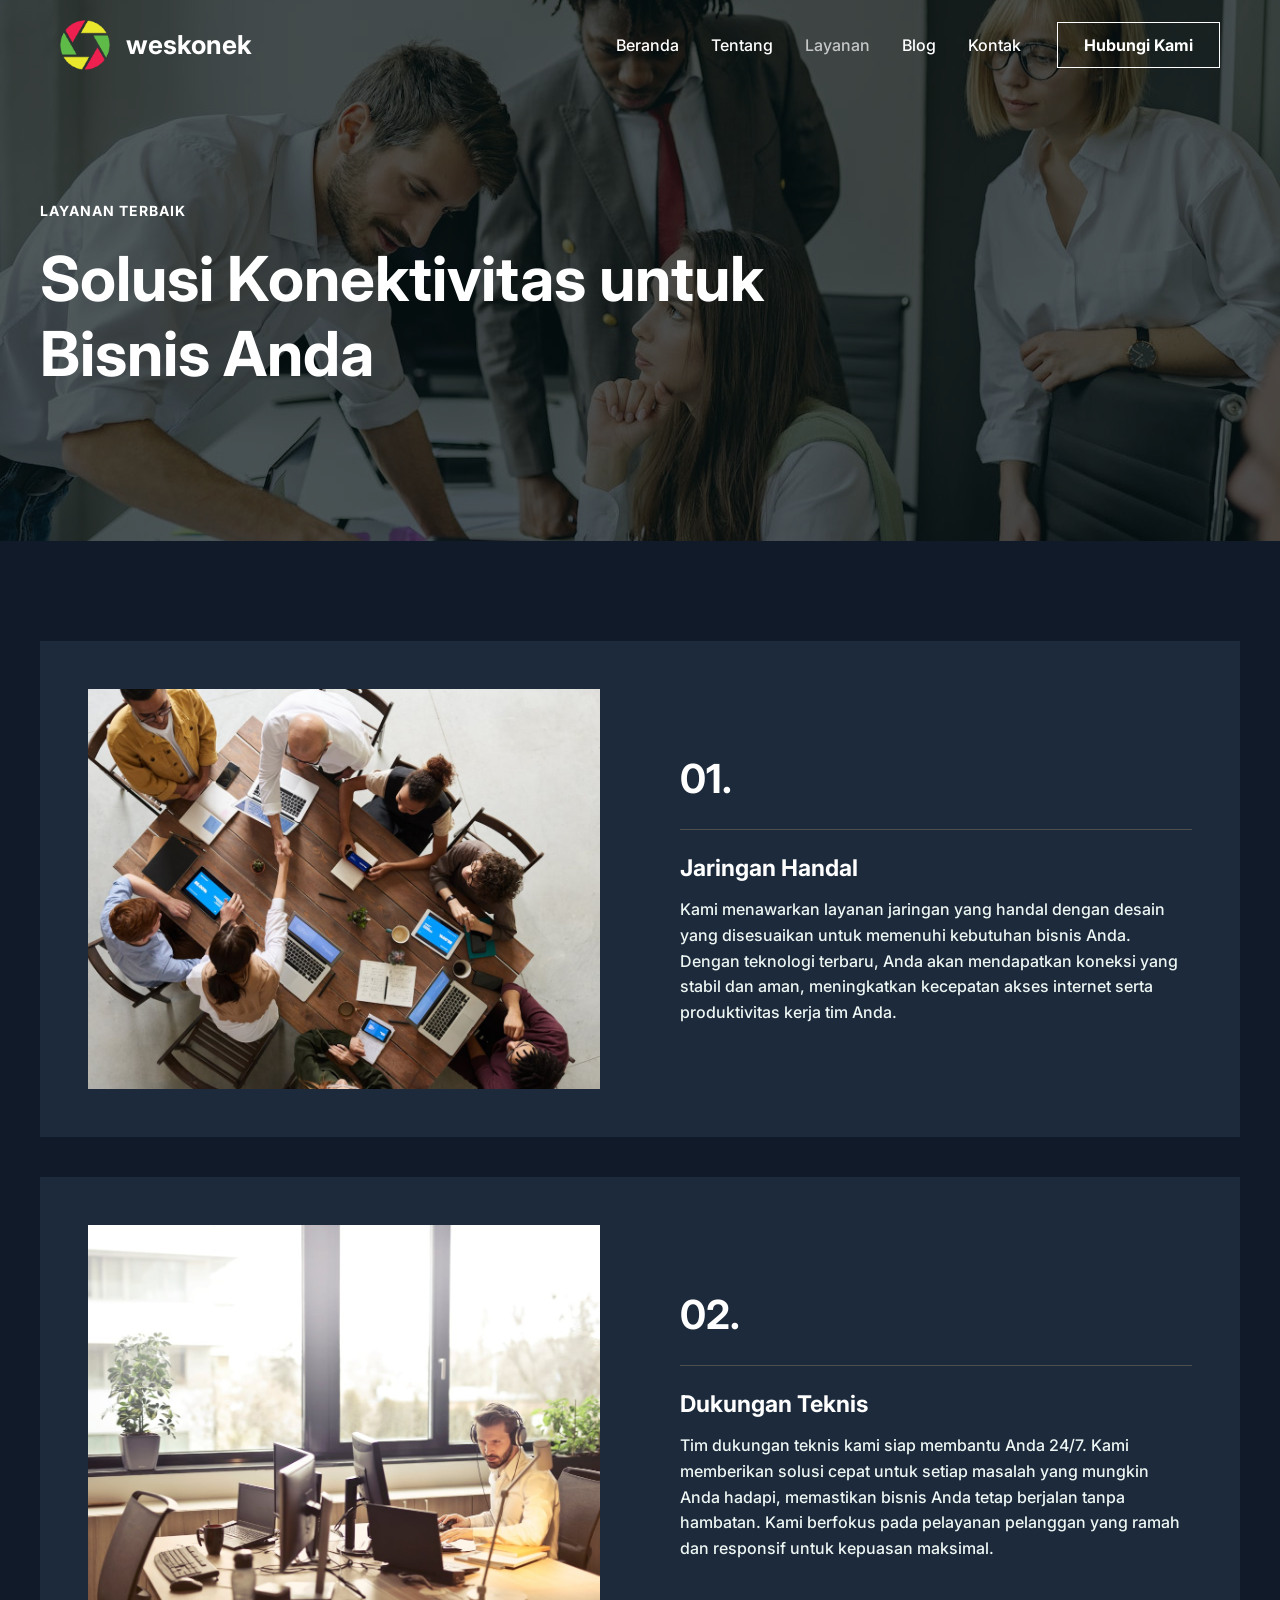
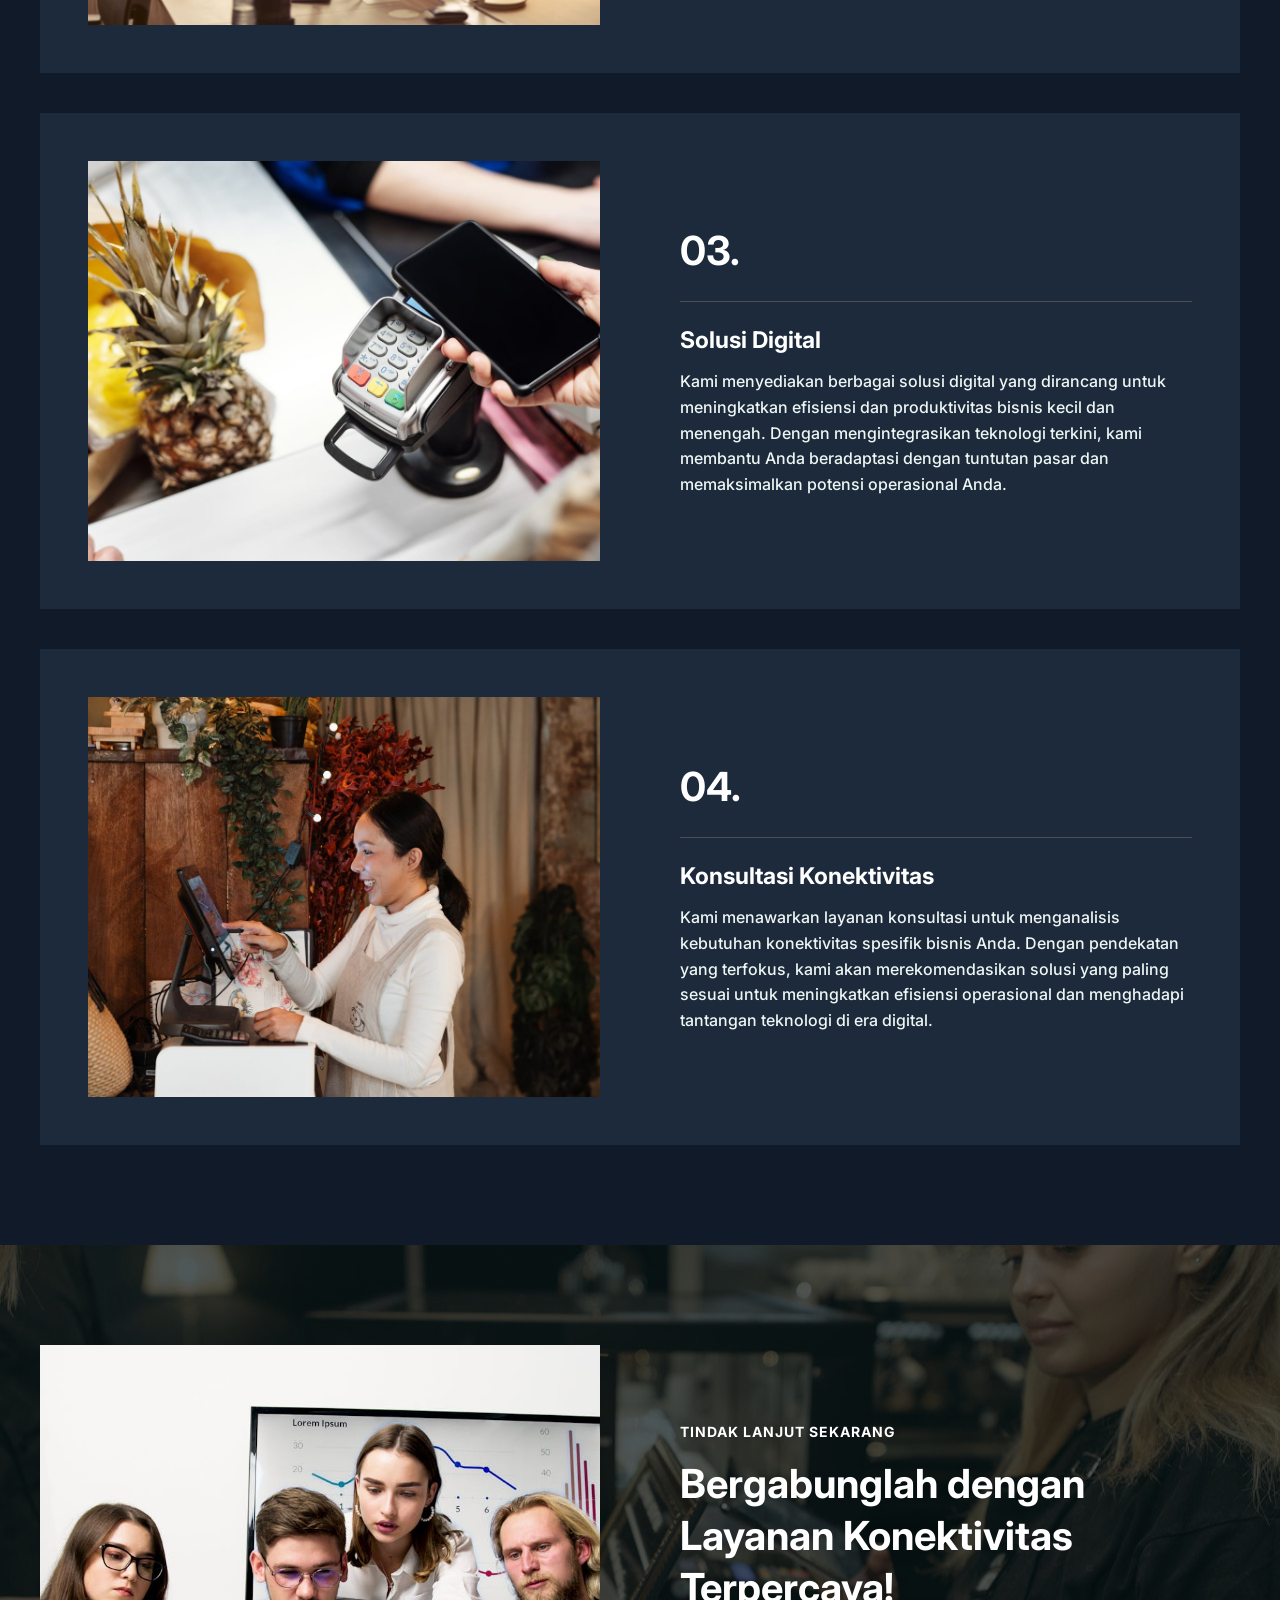
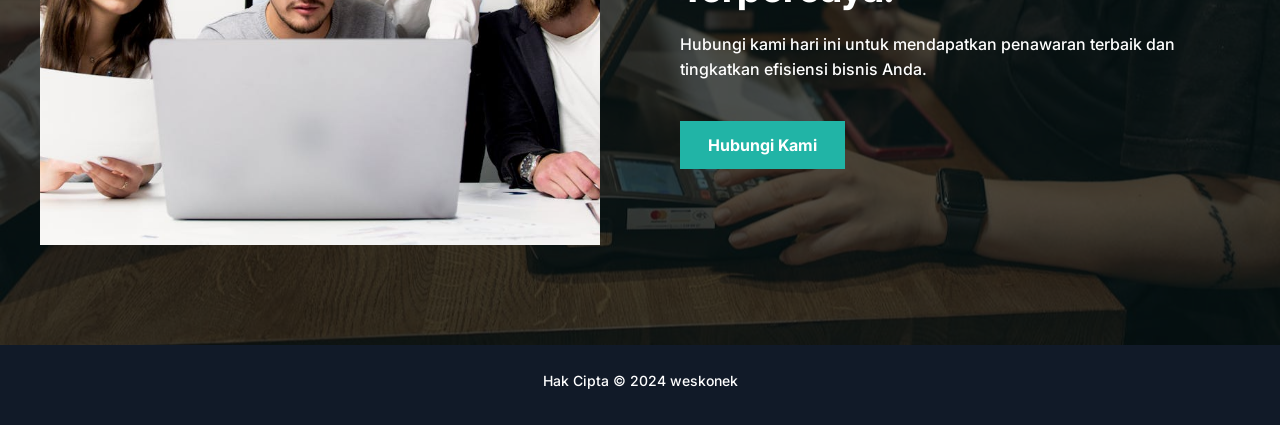
<file: services/index.html>
<!DOCTYPE html>
<html lang="id">
<head>
<meta charset="UTF-8">
<meta name="viewport" content="width=device-width, initial-scale=1">
	 <link rel="profile" href="https://gmpg.org/xfn/11"> 
	 <title>Services &#8211; weskonek</title>
<meta name="robots" content="max-image-preview:large">
<link rel="dns-prefetch" href="//fonts.googleapis.com">
<link rel="alternate" type="application/rss+xml" title="weskonek &raquo; Feed" href="https://mohbasirudin.github.io/feed/">
<link rel="alternate" type="application/rss+xml" title="weskonek &raquo; Umpan Komentar" href="https://mohbasirudin.github.io/comments/feed/">
<script>
window._wpemojiSettings = {"baseUrl":"https:\/\/s.w.org\/images\/core\/emoji\/15.0.3\/72x72\/","ext":".png","svgUrl":"https:\/\/s.w.org\/images\/core\/emoji\/15.0.3\/svg\/","svgExt":".svg","source":{"concatemoji":"https:\/\/mohbasirudin.github.io\/wp-includes\/js\/wp-emoji-release.min.js?ver=6.6.2"}};
/*! This file is auto-generated */
!function(i,n){var o,s,e;function c(e){try{var t={supportTests:e,timestamp:(new Date).valueOf()};sessionStorage.setItem(o,JSON.stringify(t))}catch(e){}}function p(e,t,n){e.clearRect(0,0,e.canvas.width,e.canvas.height),e.fillText(t,0,0);var t=new Uint32Array(e.getImageData(0,0,e.canvas.width,e.canvas.height).data),r=(e.clearRect(0,0,e.canvas.width,e.canvas.height),e.fillText(n,0,0),new Uint32Array(e.getImageData(0,0,e.canvas.width,e.canvas.height).data));return t.every(function(e,t){return e===r[t]})}function u(e,t,n){switch(t){case"flag":return n(e,"🏳️‍⚧️","🏳️​⚧️")?!1:!n(e,"🇺🇳","🇺​🇳")&&!n(e,"🏴󠁧󠁢󠁥󠁮󠁧󠁿","🏴​󠁧​󠁢​󠁥​󠁮​󠁧​󠁿");case"emoji":return!n(e,"🐦‍⬛","🐦​⬛")}return!1}function f(e,t,n){var r="undefined"!=typeof WorkerGlobalScope&&self instanceof WorkerGlobalScope?new OffscreenCanvas(300,150):i.createElement("canvas"),a=r.getContext("2d",{willReadFrequently:!0}),o=(a.textBaseline="top",a.font="600 32px Arial",{});return e.forEach(function(e){o[e]=t(a,e,n)}),o}function t(e){var t=i.createElement("script");t.src=e,t.defer=!0,i.head.appendChild(t)}"undefined"!=typeof Promise&&(o="wpEmojiSettingsSupports",s=["flag","emoji"],n.supports={everything:!0,everythingExceptFlag:!0},e=new Promise(function(e){i.addEventListener("DOMContentLoaded",e,{once:!0})}),new Promise(function(t){var n=function(){try{var e=JSON.parse(sessionStorage.getItem(o));if("object"==typeof e&&"number"==typeof e.timestamp&&(new Date).valueOf()<e.timestamp+604800&&"object"==typeof e.supportTests)return e.supportTests}catch(e){}return null}();if(!n){if("undefined"!=typeof Worker&&"undefined"!=typeof OffscreenCanvas&&"undefined"!=typeof URL&&URL.createObjectURL&&"undefined"!=typeof Blob)try{var e="postMessage("+f.toString()+"("+[JSON.stringify(s),u.toString(),p.toString()].join(",")+"));",r=new Blob([e],{type:"text/javascript"}),a=new Worker(URL.createObjectURL(r),{name:"wpTestEmojiSupports"});return void(a.onmessage=function(e){c(n=e.data),a.terminate(),t(n)})}catch(e){}c(n=f(s,u,p))}t(n)}).then(function(e){for(var t in e)n.supports[t]=e[t],n.supports.everything=n.supports.everything&&n.supports[t],"flag"!==t&&(n.supports.everythingExceptFlag=n.supports.everythingExceptFlag&&n.supports[t]);n.supports.everythingExceptFlag=n.supports.everythingExceptFlag&&!n.supports.flag,n.DOMReady=!1,n.readyCallback=function(){n.DOMReady=!0}}).then(function(){return e}).then(function(){var e;n.supports.everything||(n.readyCallback(),(e=n.source||{}).concatemoji?t(e.concatemoji):e.wpemoji&&e.twemoji&&(t(e.twemoji),t(e.wpemoji)))}))}((window,document),window._wpemojiSettings);
</script>
<link rel="stylesheet" id="astra-theme-css-css" href="https://mohbasirudin.github.io/wp-content/themes/astra/assets/css/minified/main.min.css?ver=4.8.3" media="all">
<style id="astra-theme-css-inline-css">:root{--ast-post-nav-space:0;--ast-container-default-xlg-padding:2.5em;--ast-container-default-lg-padding:2.5em;--ast-container-default-slg-padding:2em;--ast-container-default-md-padding:2.5em;--ast-container-default-sm-padding:2.5em;--ast-container-default-xs-padding:2.4em;--ast-container-default-xxs-padding:1.8em;--ast-code-block-background:#ECEFF3;--ast-comment-inputs-background:#F9FAFB;--ast-normal-container-width:1200px;--ast-narrow-container-width:750px;--ast-blog-title-font-weight:600;--ast-blog-meta-weight:600;}html{font-size:100%;}a{color:var(--ast-global-color-0);}a:hover,a:focus{color:var(--ast-global-color-1);}body,button,input,select,textarea,.ast-button,.ast-custom-button{font-family:'Inter',sans-serif;font-weight:500;font-size:16px;font-size:1rem;line-height:var(--ast-body-line-height,1.6);}blockquote{color:var(--ast-global-color-3);}h1,.entry-content h1,h2,.entry-content h2,h3,.entry-content h3,h4,.entry-content h4,h5,.entry-content h5,h6,.entry-content h6,.site-title,.site-title a{font-family:'Inter',sans-serif;font-weight:700;}.ast-site-identity .site-title a{color:var(--ast-global-color-2);}.site-title{font-size:26px;font-size:1.625rem;display:block;}header .custom-logo-link img{max-width:50px;width:50px;}.astra-logo-svg{width:50px;}.site-header .site-description{font-size:15px;font-size:0.9375rem;display:none;}.entry-title{font-size:24px;font-size:1.5rem;}.ast-blog-single-element.ast-taxonomy-container a{font-size:14px;font-size:0.875rem;}.ast-blog-meta-container{font-size:13px;font-size:0.8125rem;}.archive .ast-article-post .ast-article-inner,.blog .ast-article-post .ast-article-inner,.archive .ast-article-post .ast-article-inner:hover,.blog .ast-article-post .ast-article-inner:hover{border-top-left-radius:0px;border-top-right-radius:0px;border-bottom-right-radius:0px;border-bottom-left-radius:0px;overflow:hidden;}h1,.entry-content h1{font-size:62px;font-size:3.875rem;font-weight:700;font-family:'Inter',sans-serif;line-height:1.2em;}h2,.entry-content h2{font-size:40px;font-size:2.5rem;font-weight:700;font-family:'Inter',sans-serif;line-height:1.3em;}h3,.entry-content h3{font-size:23px;font-size:1.4375rem;font-weight:700;font-family:'Inter',sans-serif;line-height:1.3em;}h4,.entry-content h4{font-size:22px;font-size:1.375rem;line-height:1.3em;font-weight:700;font-family:'Inter',sans-serif;}h5,.entry-content h5{font-size:20px;font-size:1.25rem;line-height:1.4em;font-weight:600;font-family:'Inter',sans-serif;}h6,.entry-content h6{font-size:14px;font-size:0.875rem;line-height:1.6em;font-weight:700;font-family:'Inter',sans-serif;text-transform:uppercase;letter-spacing:1px;}::selection{background-color:var(--ast-global-color-0);color:#000000;}body,h1,.entry-title a,.entry-content h1,h2,.entry-content h2,h3,.entry-content h3,h4,.entry-content h4,h5,.entry-content h5,h6,.entry-content h6{color:var(--ast-global-color-3);}.tagcloud a:hover,.tagcloud a:focus,.tagcloud a.current-item{color:#000000;border-color:var(--ast-global-color-0);background-color:var(--ast-global-color-0);}input:focus,input[type="text"]:focus,input[type="email"]:focus,input[type="url"]:focus,input[type="password"]:focus,input[type="reset"]:focus,input[type="search"]:focus,textarea:focus{border-color:var(--ast-global-color-0);}input[type="radio"]:checked,input[type=reset],input[type="checkbox"]:checked,input[type="checkbox"]:hover:checked,input[type="checkbox"]:focus:checked,input[type=range]::-webkit-slider-thumb{border-color:var(--ast-global-color-0);background-color:var(--ast-global-color-0);box-shadow:none;}.site-footer a:hover + .post-count,.site-footer a:focus + .post-count{background:var(--ast-global-color-0);border-color:var(--ast-global-color-0);}.single .nav-links .nav-previous,.single .nav-links .nav-next{color:var(--ast-global-color-0);}.entry-meta,.entry-meta *{line-height:1.45;color:var(--ast-global-color-0);font-weight:600;}.entry-meta a:not(.ast-button):hover,.entry-meta a:not(.ast-button):hover *,.entry-meta a:not(.ast-button):focus,.entry-meta a:not(.ast-button):focus *,.page-links > .page-link,.page-links .page-link:hover,.post-navigation a:hover{color:var(--ast-global-color-1);}#cat option,.secondary .calendar_wrap thead a,.secondary .calendar_wrap thead a:visited{color:var(--ast-global-color-0);}.secondary .calendar_wrap #today,.ast-progress-val span{background:var(--ast-global-color-0);}.secondary a:hover + .post-count,.secondary a:focus + .post-count{background:var(--ast-global-color-0);border-color:var(--ast-global-color-0);}.calendar_wrap #today > a{color:#000000;}.page-links .page-link,.single .post-navigation a{color:var(--ast-global-color-3);}.ast-search-menu-icon .search-form button.search-submit{padding:0 4px;}.ast-search-menu-icon form.search-form{padding-right:0;}.ast-search-menu-icon.slide-search input.search-field{width:0;}.ast-header-search .ast-search-menu-icon.ast-dropdown-active .search-form,.ast-header-search .ast-search-menu-icon.ast-dropdown-active .search-field:focus{transition:all 0.2s;}.search-form input.search-field:focus{outline:none;}.ast-search-menu-icon .search-form button.search-submit:focus,.ast-theme-transparent-header .ast-header-search .ast-dropdown-active .ast-icon,.ast-theme-transparent-header .ast-inline-search .search-field:focus .ast-icon{color:var(--ast-global-color-1);}.ast-header-search .slide-search .search-form{border:2px solid var(--ast-global-color-0);}.ast-header-search .slide-search .search-field{background-color:#fff;}.ast-archive-title{color:var(--ast-global-color-2);}.widget-title,.widget .wp-block-heading{font-size:22px;font-size:1.375rem;color:var(--ast-global-color-2);}.ast-single-post .entry-content a,.ast-comment-content a:not(.ast-comment-edit-reply-wrap a){text-decoration:underline;}.ast-single-post .elementor-button-wrapper .elementor-button,.ast-single-post .entry-content .uagb-tab a,.ast-single-post .entry-content .uagb-ifb-cta a,.ast-single-post .entry-content .uabb-module-content a,.ast-single-post .entry-content .uagb-post-grid a,.ast-single-post .entry-content .uagb-timeline a,.ast-single-post .entry-content .uagb-toc__wrap a,.ast-single-post .entry-content .uagb-taxomony-box a,.ast-single-post .entry-content .woocommerce a,.entry-content .wp-block-latest-posts > li > a,.ast-single-post .entry-content .wp-block-file__button,li.ast-post-filter-single,.ast-single-post .ast-comment-content .comment-reply-link,.ast-single-post .ast-comment-content .comment-edit-link{text-decoration:none;}.ast-search-menu-icon.slide-search a:focus-visible:focus-visible,.astra-search-icon:focus-visible,#close:focus-visible,a:focus-visible,.ast-menu-toggle:focus-visible,.site .skip-link:focus-visible,.wp-block-loginout input:focus-visible,.wp-block-search.wp-block-search__button-inside .wp-block-search__inside-wrapper,.ast-header-navigation-arrow:focus-visible,.woocommerce .wc-proceed-to-checkout > .checkout-button:focus-visible,.woocommerce .woocommerce-MyAccount-navigation ul li a:focus-visible,.ast-orders-table__row .ast-orders-table__cell:focus-visible,.woocommerce .woocommerce-order-details .order-again > .button:focus-visible,.woocommerce .woocommerce-message a.button.wc-forward:focus-visible,.woocommerce #minus_qty:focus-visible,.woocommerce #plus_qty:focus-visible,a#ast-apply-coupon:focus-visible,.woocommerce .woocommerce-info a:focus-visible,.woocommerce .astra-shop-summary-wrap a:focus-visible,.woocommerce a.wc-forward:focus-visible,#ast-apply-coupon:focus-visible,.woocommerce-js .woocommerce-mini-cart-item a.remove:focus-visible,#close:focus-visible,.button.search-submit:focus-visible,#search_submit:focus,.normal-search:focus-visible,.ast-header-account-wrap:focus-visible,.woocommerce .ast-on-card-button.ast-quick-view-trigger:focus{outline-style:dotted;outline-color:inherit;outline-width:thin;}input:focus,input[type="text"]:focus,input[type="email"]:focus,input[type="url"]:focus,input[type="password"]:focus,input[type="reset"]:focus,input[type="search"]:focus,input[type="number"]:focus,textarea:focus,.wp-block-search__input:focus,[data-section="section-header-mobile-trigger"] .ast-button-wrap .ast-mobile-menu-trigger-minimal:focus,.ast-mobile-popup-drawer.active .menu-toggle-close:focus,.woocommerce-ordering select.orderby:focus,#ast-scroll-top:focus,#coupon_code:focus,.woocommerce-page #comment:focus,.woocommerce #reviews #respond input#submit:focus,.woocommerce a.add_to_cart_button:focus,.woocommerce .button.single_add_to_cart_button:focus,.woocommerce .woocommerce-cart-form button:focus,.woocommerce .woocommerce-cart-form__cart-item .quantity .qty:focus,.woocommerce .woocommerce-billing-fields .woocommerce-billing-fields__field-wrapper .woocommerce-input-wrapper > .input-text:focus,.woocommerce #order_comments:focus,.woocommerce #place_order:focus,.woocommerce .woocommerce-address-fields .woocommerce-address-fields__field-wrapper .woocommerce-input-wrapper > .input-text:focus,.woocommerce .woocommerce-MyAccount-content form button:focus,.woocommerce .woocommerce-MyAccount-content .woocommerce-EditAccountForm .woocommerce-form-row .woocommerce-Input.input-text:focus,.woocommerce .ast-woocommerce-container .woocommerce-pagination ul.page-numbers li a:focus,body #content .woocommerce form .form-row .select2-container--default .select2-selection--single:focus,#ast-coupon-code:focus,.woocommerce.woocommerce-js .quantity input[type=number]:focus,.woocommerce-js .woocommerce-mini-cart-item .quantity input[type=number]:focus,.woocommerce p#ast-coupon-trigger:focus{border-style:dotted;border-color:inherit;border-width:thin;}input{outline:none;}.ast-logo-title-inline .site-logo-img{padding-right:1em;}.site-logo-img img{ transition:all 0.2s linear;}body .ast-oembed-container *{position:absolute;top:0;width:100%;height:100%;left:0;}body .wp-block-embed-pocket-casts .ast-oembed-container *{position:unset;}.ast-single-post-featured-section + article {margin-top: 2em;}.site-content .ast-single-post-featured-section img {width: 100%;overflow: hidden;object-fit: cover;}.ast-separate-container .site-content .ast-single-post-featured-section + article {margin-top: -80px;z-index: 9;position: relative;border-radius: 4px;}@media (min-width: 922px) {.ast-no-sidebar .site-content .ast-article-image-container--wide {margin-left: -120px;margin-right: -120px;max-width: unset;width: unset;}.ast-left-sidebar .site-content .ast-article-image-container--wide,.ast-right-sidebar .site-content .ast-article-image-container--wide {margin-left: -10px;margin-right: -10px;}.site-content .ast-article-image-container--full {margin-left: calc( -50vw + 50%);margin-right: calc( -50vw + 50%);max-width: 100vw;width: 100vw;}.ast-left-sidebar .site-content .ast-article-image-container--full,.ast-right-sidebar .site-content .ast-article-image-container--full {margin-left: -10px;margin-right: -10px;max-width: inherit;width: auto;}}.site > .ast-single-related-posts-container {margin-top: 0;}@media (min-width: 922px) {.ast-desktop .ast-container--narrow {max-width: var(--ast-narrow-container-width);margin: 0 auto;}}input[type="text"],input[type="number"],input[type="email"],input[type="url"],input[type="password"],input[type="search"],input[type=reset],input[type=tel],input[type=date],select,textarea{font-size:16px;font-style:normal;font-weight:400;line-height:24px;width:100%;padding:12px 16px;border-radius:4px;box-shadow:0px 1px 2px 0px rgba(0,0,0,0.05);color:var(--ast-form-input-text,#475569);}input[type="text"],input[type="number"],input[type="email"],input[type="url"],input[type="password"],input[type="search"],input[type=reset],input[type=tel],input[type=date],select{height:40px;}input[type="date"]{border-width:1px;border-style:solid;border-color:var(--ast-border-color);}input[type="text"]:focus,input[type="number"]:focus,input[type="email"]:focus,input[type="url"]:focus,input[type="password"]:focus,input[type="search"]:focus,input[type=reset]:focus,input[type="tel"]:focus,input[type="date"]:focus,select:focus,textarea:focus{border-color:#046BD2;box-shadow:none;outline:none;color:var(--ast-form-input-focus-text,#475569);}label,legend{color:#111827;font-size:14px;font-style:normal;font-weight:500;line-height:20px;}select{padding:6px 10px;}fieldset{padding:30px;border-radius:4px;}button,.ast-button,.button,input[type="button"],input[type="reset"],input[type="submit"]{border-radius:4px;box-shadow:0px 1px 2px 0px rgba(0,0,0,0.05);}:root{--ast-comment-inputs-background:#FFF;}::placeholder{color:var(--ast-form-field-color,#9CA3AF);}::-ms-input-placeholder{color:var(--ast-form-field-color,#9CA3AF);}@media (max-width:921.9px){#ast-desktop-header{display:none;}}@media (min-width:922px){#ast-mobile-header{display:none;}}.wp-block-buttons.aligncenter{justify-content:center;}@media (max-width:921px){.ast-theme-transparent-header #primary,.ast-theme-transparent-header #secondary{padding:0;}}@media (max-width:921px){.ast-plain-container.ast-no-sidebar #primary{padding:0;}}.ast-plain-container.ast-no-sidebar #primary{margin-top:0;margin-bottom:0;}@media (max-width:921px){.ast-separate-container #primary,.ast-narrow-container #primary{padding-top:0px;}}@media (max-width:544px){.ast-separate-container #primary,.ast-narrow-container #primary{padding-top:0px;}}@media (max-width:921px){.ast-separate-container #primary,.ast-narrow-container #primary{padding-bottom:0px;}}@media (max-width:544px){.ast-separate-container #primary,.ast-narrow-container #primary{padding-bottom:0px;}}.wp-block-button.is-style-outline .wp-block-button__link{border-color:var(--ast-global-color-0);border-top-width:2px;border-right-width:2px;border-bottom-width:2px;border-left-width:2px;}div.wp-block-button.is-style-outline > .wp-block-button__link:not(.has-text-color),div.wp-block-button.wp-block-button__link.is-style-outline:not(.has-text-color){color:var(--ast-global-color-0);}.wp-block-button.is-style-outline .wp-block-button__link:hover,.wp-block-buttons .wp-block-button.is-style-outline .wp-block-button__link:focus,.wp-block-buttons .wp-block-button.is-style-outline > .wp-block-button__link:not(.has-text-color):hover,.wp-block-buttons .wp-block-button.wp-block-button__link.is-style-outline:not(.has-text-color):hover{color:#ffffff;background-color:var(--ast-global-color-1);border-color:var(--ast-global-color-1);}.post-page-numbers.current .page-link,.ast-pagination .page-numbers.current{color:#000000;border-color:var(--ast-global-color-0);background-color:var(--ast-global-color-0);}.wp-block-button.is-style-outline .wp-block-button__link{border-top-width:2px;border-right-width:2px;border-bottom-width:2px;border-left-width:2px;}.wp-block-buttons .wp-block-button.is-style-outline .wp-block-button__link.wp-element-button,.ast-outline-button,.wp-block-uagb-buttons-child .uagb-buttons-repeater.ast-outline-button{border-color:var(--ast-global-color-0);border-top-width:2px;border-right-width:2px;border-bottom-width:2px;border-left-width:2px;font-family:'Inter',sans-serif;font-weight:700;font-size:16px;font-size:1rem;line-height:1em;text-transform:capitalize;padding-top:14px;padding-right:26px;padding-bottom:14px;padding-left:26px;border-top-left-radius:0px;border-top-right-radius:0px;border-bottom-right-radius:0px;border-bottom-left-radius:0px;}.wp-block-buttons .wp-block-button.is-style-outline > .wp-block-button__link:not(.has-text-color),.wp-block-buttons .wp-block-button.wp-block-button__link.is-style-outline:not(.has-text-color),.ast-outline-button{color:var(--ast-global-color-0);}.wp-block-button.is-style-outline .wp-block-button__link:hover,.wp-block-buttons .wp-block-button.is-style-outline .wp-block-button__link:focus,.wp-block-buttons .wp-block-button.is-style-outline > .wp-block-button__link:not(.has-text-color):hover,.wp-block-buttons .wp-block-button.wp-block-button__link.is-style-outline:not(.has-text-color):hover,.ast-outline-button:hover,.ast-outline-button:focus,.wp-block-uagb-buttons-child .uagb-buttons-repeater.ast-outline-button:hover,.wp-block-uagb-buttons-child .uagb-buttons-repeater.ast-outline-button:focus{color:#ffffff;background-color:var(--ast-global-color-1);border-color:var(--ast-global-color-1);}.ast-single-post .entry-content a.ast-outline-button,.ast-single-post .entry-content .is-style-outline>.wp-block-button__link{text-decoration:none;}.wp-block-button .wp-block-button__link.wp-element-button.is-style-outline:not(.has-background),.wp-block-button.is-style-outline>.wp-block-button__link.wp-element-button:not(.has-background),.ast-outline-button{background-color:transparent;}.uagb-buttons-repeater.ast-outline-button{border-radius:9999px;}@media (max-width:921px){.wp-block-buttons .wp-block-button.is-style-outline .wp-block-button__link.wp-element-button,.ast-outline-button,.wp-block-uagb-buttons-child .uagb-buttons-repeater.ast-outline-button{font-size:16px;font-size:1rem;padding-top:14px;padding-right:28px;padding-bottom:14px;padding-left:28px;border-top-left-radius:0px;border-top-right-radius:0px;border-bottom-right-radius:0px;border-bottom-left-radius:0px;}}@media (max-width:544px){.wp-block-buttons .wp-block-button.is-style-outline .wp-block-button__link.wp-element-button,.ast-outline-button,.wp-block-uagb-buttons-child .uagb-buttons-repeater.ast-outline-button{font-size:14px;font-size:0.875rem;padding-top:12px;padding-right:24px;padding-bottom:12px;padding-left:24px;border-top-left-radius:0px;border-top-right-radius:0px;border-bottom-right-radius:0px;border-bottom-left-radius:0px;}}.entry-content[data-ast-blocks-layout] > figure{margin-bottom:1em;}h1.widget-title{font-weight:700;}h2.widget-title{font-weight:700;}h3.widget-title{font-weight:700;}#page{display:flex;flex-direction:column;min-height:100vh;}.ast-404-layout-1 h1.page-title{color:var(--ast-global-color-2);}.single .post-navigation a{line-height:1em;height:inherit;}.error-404 .page-sub-title{font-size:1.5rem;font-weight:inherit;}.search .site-content .content-area .search-form{margin-bottom:0;}#page .site-content{flex-grow:1;}.widget{margin-bottom:1.25em;}#secondary li{line-height:1.5em;}#secondary .wp-block-group h2{margin-bottom:0.7em;}#secondary h2{font-size:1.7rem;}.ast-separate-container .ast-article-post,.ast-separate-container .ast-article-single,.ast-separate-container .comment-respond{padding:3em;}.ast-separate-container .ast-article-single .ast-article-single{padding:0;}.ast-article-single .wp-block-post-template-is-layout-grid{padding-left:0;}.ast-separate-container .comments-title,.ast-narrow-container .comments-title{padding:1.5em 2em;}.ast-page-builder-template .comment-form-textarea,.ast-comment-formwrap .ast-grid-common-col{padding:0;}.ast-comment-formwrap{padding:0;display:inline-flex;column-gap:20px;width:100%;margin-left:0;margin-right:0;}.comments-area textarea#comment:focus,.comments-area textarea#comment:active,.comments-area .ast-comment-formwrap input[type="text"]:focus,.comments-area .ast-comment-formwrap input[type="text"]:active {box-shadow:none;outline:none;}.archive.ast-page-builder-template .entry-header{margin-top:2em;}.ast-page-builder-template .ast-comment-formwrap{width:100%;}.entry-title{margin-bottom:0.6em;}.ast-archive-description p{font-size:inherit;font-weight:inherit;line-height:inherit;}.ast-separate-container .ast-comment-list li.depth-1,.hentry{margin-bottom:1.5em;}.site-content section.ast-archive-description{margin-bottom:2em;}@media (min-width:921px){.ast-left-sidebar.ast-page-builder-template #secondary,.archive.ast-right-sidebar.ast-page-builder-template .site-main{padding-left:20px;padding-right:20px;}}@media (max-width:544px){.ast-comment-formwrap.ast-row{column-gap:10px;display:inline-block;}#ast-commentform .ast-grid-common-col{position:relative;width:100%;}}@media (min-width:1201px){.ast-separate-container .ast-article-post,.ast-separate-container .ast-article-single,.ast-separate-container .ast-author-box,.ast-separate-container .ast-404-layout-1,.ast-separate-container .no-results{padding:3em;}}@media (max-width:921px){.ast-separate-container #primary,.ast-separate-container #secondary{padding:1.5em 0;}#primary,#secondary{padding:1.5em 0;margin:0;}.ast-left-sidebar #content > .ast-container{display:flex;flex-direction:column-reverse;width:100%;}}@media (min-width:922px){.ast-separate-container.ast-right-sidebar #primary,.ast-separate-container.ast-left-sidebar #primary{border:0;}.search-no-results.ast-separate-container #primary{margin-bottom:4em;}}.wp-block-button .wp-block-button__link{color:#ffffff;}.wp-block-button .wp-block-button__link:hover,.wp-block-button .wp-block-button__link:focus{color:#ffffff;background-color:var(--ast-global-color-1);border-color:var(--ast-global-color-1);}.wp-block-button .wp-block-button__link,.wp-block-search .wp-block-search__button,body .wp-block-file .wp-block-file__button{border-style:solid;border-top-width:2px;border-right-width:2px;border-left-width:2px;border-bottom-width:2px;border-color:var(--ast-global-color-0);background-color:var(--ast-global-color-0);color:#ffffff;font-family:'Inter',sans-serif;font-weight:700;line-height:1em;text-transform:capitalize;font-size:16px;font-size:1rem;border-top-left-radius:0px;border-top-right-radius:0px;border-bottom-right-radius:0px;border-bottom-left-radius:0px;padding-top:14px;padding-right:26px;padding-bottom:14px;padding-left:26px;}.ast-single-post .entry-content .wp-block-button .wp-block-button__link,.ast-single-post .entry-content .wp-block-search .wp-block-search__button,body .entry-content .wp-block-file .wp-block-file__button{text-decoration:none;}@media (max-width:921px){.wp-block-button .wp-block-button__link,.wp-block-search .wp-block-search__button,body .wp-block-file .wp-block-file__button{font-size:16px;font-size:1rem;padding-top:14px;padding-right:28px;padding-bottom:14px;padding-left:28px;border-top-left-radius:0px;border-top-right-radius:0px;border-bottom-right-radius:0px;border-bottom-left-radius:0px;}}@media (max-width:544px){.wp-block-button .wp-block-button__link,.wp-block-search .wp-block-search__button,body .wp-block-file .wp-block-file__button{font-size:14px;font-size:0.875rem;padding-top:12px;padding-right:24px;padding-bottom:12px;padding-left:24px;border-top-left-radius:0px;border-top-right-radius:0px;border-bottom-right-radius:0px;border-bottom-left-radius:0px;}}.menu-toggle,button,.ast-button,.ast-custom-button,.button,input#submit,input[type="button"],input[type="submit"],input[type="reset"],#comments .submit,.search .search-submit,form[CLASS*="wp-block-search__"].wp-block-search .wp-block-search__inside-wrapper .wp-block-search__button,body .wp-block-file .wp-block-file__button,.search .search-submit,.woocommerce-js a.button,.woocommerce button.button,.woocommerce .woocommerce-message a.button,.woocommerce #respond input#submit.alt,.woocommerce input.button.alt,.woocommerce input.button,.woocommerce input.button:disabled,.woocommerce input.button:disabled[disabled],.woocommerce input.button:disabled:hover,.woocommerce input.button:disabled[disabled]:hover,.woocommerce #respond input#submit,.woocommerce button.button.alt.disabled,.wc-block-grid__products .wc-block-grid__product .wp-block-button__link,.wc-block-grid__product-onsale,[CLASS*="wc-block"] button,.woocommerce-js .astra-cart-drawer .astra-cart-drawer-content .woocommerce-mini-cart__buttons .button:not(.checkout):not(.ast-continue-shopping),.woocommerce-js .astra-cart-drawer .astra-cart-drawer-content .woocommerce-mini-cart__buttons a.checkout,.woocommerce button.button.alt.disabled.wc-variation-selection-needed,[CLASS*="wc-block"] .wc-block-components-button{border-style:solid;border-top-width:2px;border-right-width:2px;border-left-width:2px;border-bottom-width:2px;color:#ffffff;border-color:var(--ast-global-color-0);background-color:var(--ast-global-color-0);padding-top:14px;padding-right:26px;padding-bottom:14px;padding-left:26px;font-family:'Inter',sans-serif;font-weight:700;font-size:16px;font-size:1rem;line-height:1em;text-transform:capitalize;border-top-left-radius:0px;border-top-right-radius:0px;border-bottom-right-radius:0px;border-bottom-left-radius:0px;}button:focus,.menu-toggle:hover,button:hover,.ast-button:hover,.ast-custom-button:hover .button:hover,.ast-custom-button:hover ,input[type=reset]:hover,input[type=reset]:focus,input#submit:hover,input#submit:focus,input[type="button"]:hover,input[type="button"]:focus,input[type="submit"]:hover,input[type="submit"]:focus,form[CLASS*="wp-block-search__"].wp-block-search .wp-block-search__inside-wrapper .wp-block-search__button:hover,form[CLASS*="wp-block-search__"].wp-block-search .wp-block-search__inside-wrapper .wp-block-search__button:focus,body .wp-block-file .wp-block-file__button:hover,body .wp-block-file .wp-block-file__button:focus,.woocommerce-js a.button:hover,.woocommerce button.button:hover,.woocommerce .woocommerce-message a.button:hover,.woocommerce #respond input#submit:hover,.woocommerce #respond input#submit.alt:hover,.woocommerce input.button.alt:hover,.woocommerce input.button:hover,.woocommerce button.button.alt.disabled:hover,.wc-block-grid__products .wc-block-grid__product .wp-block-button__link:hover,[CLASS*="wc-block"] button:hover,.woocommerce-js .astra-cart-drawer .astra-cart-drawer-content .woocommerce-mini-cart__buttons .button:not(.checkout):not(.ast-continue-shopping):hover,.woocommerce-js .astra-cart-drawer .astra-cart-drawer-content .woocommerce-mini-cart__buttons a.checkout:hover,.woocommerce button.button.alt.disabled.wc-variation-selection-needed:hover,[CLASS*="wc-block"] .wc-block-components-button:hover,[CLASS*="wc-block"] .wc-block-components-button:focus{color:#ffffff;background-color:var(--ast-global-color-1);border-color:var(--ast-global-color-1);}form[CLASS*="wp-block-search__"].wp-block-search .wp-block-search__inside-wrapper .wp-block-search__button.has-icon{padding-top:calc(14px - 3px);padding-right:calc(26px - 3px);padding-bottom:calc(14px - 3px);padding-left:calc(26px - 3px);}@media (max-width:921px){.menu-toggle,button,.ast-button,.ast-custom-button,.button,input#submit,input[type="button"],input[type="submit"],input[type="reset"],#comments .submit,.search .search-submit,form[CLASS*="wp-block-search__"].wp-block-search .wp-block-search__inside-wrapper .wp-block-search__button,body .wp-block-file .wp-block-file__button,.search .search-submit,.woocommerce-js a.button,.woocommerce button.button,.woocommerce .woocommerce-message a.button,.woocommerce #respond input#submit.alt,.woocommerce input.button.alt,.woocommerce input.button,.woocommerce input.button:disabled,.woocommerce input.button:disabled[disabled],.woocommerce input.button:disabled:hover,.woocommerce input.button:disabled[disabled]:hover,.woocommerce #respond input#submit,.woocommerce button.button.alt.disabled,.wc-block-grid__products .wc-block-grid__product .wp-block-button__link,.wc-block-grid__product-onsale,[CLASS*="wc-block"] button,.woocommerce-js .astra-cart-drawer .astra-cart-drawer-content .woocommerce-mini-cart__buttons .button:not(.checkout):not(.ast-continue-shopping),.woocommerce-js .astra-cart-drawer .astra-cart-drawer-content .woocommerce-mini-cart__buttons a.checkout,.woocommerce button.button.alt.disabled.wc-variation-selection-needed,[CLASS*="wc-block"] .wc-block-components-button{padding-top:14px;padding-right:28px;padding-bottom:14px;padding-left:28px;font-size:16px;font-size:1rem;border-top-left-radius:0px;border-top-right-radius:0px;border-bottom-right-radius:0px;border-bottom-left-radius:0px;}}@media (max-width:544px){.menu-toggle,button,.ast-button,.ast-custom-button,.button,input#submit,input[type="button"],input[type="submit"],input[type="reset"],#comments .submit,.search .search-submit,form[CLASS*="wp-block-search__"].wp-block-search .wp-block-search__inside-wrapper .wp-block-search__button,body .wp-block-file .wp-block-file__button,.search .search-submit,.woocommerce-js a.button,.woocommerce button.button,.woocommerce .woocommerce-message a.button,.woocommerce #respond input#submit.alt,.woocommerce input.button.alt,.woocommerce input.button,.woocommerce input.button:disabled,.woocommerce input.button:disabled[disabled],.woocommerce input.button:disabled:hover,.woocommerce input.button:disabled[disabled]:hover,.woocommerce #respond input#submit,.woocommerce button.button.alt.disabled,.wc-block-grid__products .wc-block-grid__product .wp-block-button__link,.wc-block-grid__product-onsale,[CLASS*="wc-block"] button,.woocommerce-js .astra-cart-drawer .astra-cart-drawer-content .woocommerce-mini-cart__buttons .button:not(.checkout):not(.ast-continue-shopping),.woocommerce-js .astra-cart-drawer .astra-cart-drawer-content .woocommerce-mini-cart__buttons a.checkout,.woocommerce button.button.alt.disabled.wc-variation-selection-needed,[CLASS*="wc-block"] .wc-block-components-button{padding-top:12px;padding-right:24px;padding-bottom:12px;padding-left:24px;font-size:14px;font-size:0.875rem;border-top-left-radius:0px;border-top-right-radius:0px;border-bottom-right-radius:0px;border-bottom-left-radius:0px;}}@media (max-width:921px){.menu-toggle,button,.ast-button,.button,input#submit,input[type="button"],input[type="submit"],input[type="reset"]{font-size:16px;font-size:1rem;}.ast-mobile-header-stack .main-header-bar .ast-search-menu-icon{display:inline-block;}.ast-header-break-point.ast-header-custom-item-outside .ast-mobile-header-stack .main-header-bar .ast-search-icon{margin:0;}.ast-comment-avatar-wrap img{max-width:2.5em;}.ast-comment-meta{padding:0 1.8888em 1.3333em;}}@media (min-width:544px){.ast-container{max-width:100%;}}@media (max-width:544px){.ast-separate-container .ast-article-post,.ast-separate-container .ast-article-single,.ast-separate-container .comments-title,.ast-separate-container .ast-archive-description{padding:1.5em 1em;}.ast-separate-container #content .ast-container{padding-left:0.54em;padding-right:0.54em;}.ast-separate-container .ast-comment-list .bypostauthor{padding:.5em;}.ast-search-menu-icon.ast-dropdown-active .search-field{width:170px;}.menu-toggle,button,.ast-button,.button,input#submit,input[type="button"],input[type="submit"],input[type="reset"]{font-size:14px;font-size:0.875rem;}} #ast-mobile-header .ast-site-header-cart-li a{pointer-events:none;}.ast-separate-container{background-color:var(--ast-global-color-4);background-image:none;}@media (max-width:921px){.site-title{font-size:22px;font-size:1.375rem;display:block;}.site-header .site-description{display:none;}.entry-title{font-size:22px;font-size:1.375rem;}h1,.entry-content h1{font-size:44px;}h2,.entry-content h2{font-size:30px;}h3,.entry-content h3{font-size:26px;}h4,.entry-content h4{font-size:22px;font-size:1.375rem;}h5,.entry-content h5{font-size:18px;font-size:1.125rem;}h6,.entry-content h6{font-size:14px;font-size:0.875rem;}body,.ast-separate-container{background-color:var(--ast-global-color-4);background-image:none;}}@media (max-width:544px){.site-title{font-size:20px;font-size:1.25rem;display:block;}.site-header .site-description{display:none;}.entry-title{font-size:20px;font-size:1.25rem;}h1,.entry-content h1{font-size:38px;}h2,.entry-content h2{font-size:28px;}h3,.entry-content h3{font-size:24px;}h4,.entry-content h4{font-size:20px;font-size:1.25rem;}h5,.entry-content h5{font-size:16px;font-size:1rem;}h6,.entry-content h6{font-size:14px;font-size:0.875rem;}body,.ast-separate-container{background-color:var(--ast-global-color-4);background-image:none;}}@media (max-width:921px){html{font-size:91.2%;}}@media (max-width:544px){html{font-size:91.2%;}}@media (min-width:922px){.ast-container{max-width:1240px;}}@media (min-width:922px){.site-content .ast-container{display:flex;}}@media (max-width:921px){.site-content .ast-container{flex-direction:column;}}.entry-content h1,.entry-content h2,.entry-content h3,.entry-content h4,.entry-content h5,.entry-content h6{clear:none;}@media (min-width:922px){.main-header-menu .sub-menu .menu-item.ast-left-align-sub-menu:hover > .sub-menu,.main-header-menu .sub-menu .menu-item.ast-left-align-sub-menu.focus > .sub-menu{margin-left:-0px;}}.ast-theme-transparent-header [CLASS*="ast-header-button-"] .ast-custom-button{color:#ffffff;background:rgba(0,0,0,0);border-color:#ffffff;}.ast-theme-transparent-header [CLASS*="ast-header-button-"] .ast-custom-button:hover{color:#ffffff;background:var(--ast-global-color-1);border-color:var(--ast-global-color-1);}.ast-theme-transparent-header [data-section="section-header-mobile-trigger"] .ast-button-wrap .mobile-menu-toggle-icon .ast-mobile-svg{fill:#ffffff;}.ast-theme-transparent-header [data-section="section-header-mobile-trigger"] .ast-button-wrap .mobile-menu-wrap .mobile-menu{color:#ffffff;}.ast-theme-transparent-header [data-section="section-header-mobile-trigger"] .ast-button-wrap .ast-mobile-menu-trigger-outline{background:transparent;color:#ffffff;border-color:#ffffff;}.entry-content li > p{margin-bottom:0;}.site .comments-area{padding-top:2em;padding-bottom:2em;margin-top:2em;}.wp-block-file {display: flex;align-items: center;flex-wrap: wrap;justify-content: space-between;}.wp-block-pullquote {border: none;}.wp-block-pullquote blockquote::before {content: "\201D";font-family: "Helvetica",sans-serif;display: flex;transform: rotate( 180deg );font-size: 6rem;font-style: normal;line-height: 1;font-weight: bold;align-items: center;justify-content: center;}.has-text-align-right > blockquote::before {justify-content: flex-start;}.has-text-align-left > blockquote::before {justify-content: flex-end;}figure.wp-block-pullquote.is-style-solid-color blockquote {max-width: 100%;text-align: inherit;}:root {--wp--custom--ast-default-block-top-padding: 100px;--wp--custom--ast-default-block-right-padding: 80px;--wp--custom--ast-default-block-bottom-padding: 100px;--wp--custom--ast-default-block-left-padding: 80px;--wp--custom--ast-container-width: 1200px;--wp--custom--ast-content-width-size: 1200px;--wp--custom--ast-wide-width-size: calc(1200px + var(--wp--custom--ast-default-block-left-padding) + var(--wp--custom--ast-default-block-right-padding));}.ast-narrow-container {--wp--custom--ast-content-width-size: 750px;--wp--custom--ast-wide-width-size: 750px;}@media(max-width: 921px) {:root {--wp--custom--ast-default-block-top-padding: 50px;--wp--custom--ast-default-block-right-padding: 50px;--wp--custom--ast-default-block-bottom-padding: 50px;--wp--custom--ast-default-block-left-padding: 50px;}}@media(max-width: 544px) {:root {--wp--custom--ast-default-block-top-padding: 50px;--wp--custom--ast-default-block-right-padding: 30px;--wp--custom--ast-default-block-bottom-padding: 50px;--wp--custom--ast-default-block-left-padding: 30px;}}.entry-content > .wp-block-group,.entry-content > .wp-block-cover,.entry-content > .wp-block-columns {padding-top: var(--wp--custom--ast-default-block-top-padding);padding-right: var(--wp--custom--ast-default-block-right-padding);padding-bottom: var(--wp--custom--ast-default-block-bottom-padding);padding-left: var(--wp--custom--ast-default-block-left-padding);}.ast-plain-container.ast-no-sidebar .entry-content > .alignfull,.ast-page-builder-template .ast-no-sidebar .entry-content > .alignfull {margin-left: calc( -50vw + 50%);margin-right: calc( -50vw + 50%);max-width: 100vw;width: 100vw;}.ast-plain-container.ast-no-sidebar .entry-content .alignfull .alignfull,.ast-page-builder-template.ast-no-sidebar .entry-content .alignfull .alignfull,.ast-plain-container.ast-no-sidebar .entry-content .alignfull .alignwide,.ast-page-builder-template.ast-no-sidebar .entry-content .alignfull .alignwide,.ast-plain-container.ast-no-sidebar .entry-content .alignwide .alignfull,.ast-page-builder-template.ast-no-sidebar .entry-content .alignwide .alignfull,.ast-plain-container.ast-no-sidebar .entry-content .alignwide .alignwide,.ast-page-builder-template.ast-no-sidebar .entry-content .alignwide .alignwide,.ast-plain-container.ast-no-sidebar .entry-content .wp-block-column .alignfull,.ast-page-builder-template.ast-no-sidebar .entry-content .wp-block-column .alignfull,.ast-plain-container.ast-no-sidebar .entry-content .wp-block-column .alignwide,.ast-page-builder-template.ast-no-sidebar .entry-content .wp-block-column .alignwide {margin-left: auto;margin-right: auto;width: 100%;}[data-ast-blocks-layout] .wp-block-separator:not(.is-style-dots) {height: 0;}[data-ast-blocks-layout] .wp-block-separator {margin: 20px auto;}[data-ast-blocks-layout] .wp-block-separator:not(.is-style-wide):not(.is-style-dots) {max-width: 100px;}[data-ast-blocks-layout] .wp-block-separator.has-background {padding: 0;}.entry-content[data-ast-blocks-layout] > * {max-width: var(--wp--custom--ast-content-width-size);margin-left: auto;margin-right: auto;}.entry-content[data-ast-blocks-layout] > .alignwide {max-width: var(--wp--custom--ast-wide-width-size);}.entry-content[data-ast-blocks-layout] .alignfull {max-width: none;}.ast-full-width-layout .entry-content[data-ast-blocks-layout] .is-layout-constrained.wp-block-cover-is-layout-constrained > *,.ast-full-width-layout .entry-content[data-ast-blocks-layout] .is-layout-constrained.wp-block-group-is-layout-constrained > * {max-width: var(--wp--custom--ast-content-width-size);margin-left: auto;margin-right: auto;}.entry-content .wp-block-columns {margin-bottom: 0;}blockquote {margin: 1.5em;border-color: rgba(0,0,0,0.05);}.wp-block-quote:not(.has-text-align-right):not(.has-text-align-center) {border-left: 5px solid rgba(0,0,0,0.05);}.has-text-align-right > blockquote,blockquote.has-text-align-right {border-right: 5px solid rgba(0,0,0,0.05);}.has-text-align-left > blockquote,blockquote.has-text-align-left {border-left: 5px solid rgba(0,0,0,0.05);}.wp-block-site-tagline,.wp-block-latest-posts .read-more {margin-top: 15px;}.wp-block-loginout p label {display: block;}.wp-block-loginout p:not(.login-remember):not(.login-submit) input {width: 100%;}.wp-block-loginout input:focus {border-color: transparent;}.wp-block-loginout input:focus {outline: thin dotted;}.entry-content .wp-block-media-text .wp-block-media-text__content {padding: 0 0 0 8%;}.entry-content .wp-block-media-text.has-media-on-the-right .wp-block-media-text__content {padding: 0 8% 0 0;}.entry-content .wp-block-media-text.has-background .wp-block-media-text__content {padding: 8%;}.entry-content .wp-block-cover:not([class*="background-color"]) .wp-block-cover__inner-container,.entry-content .wp-block-cover:not([class*="background-color"]) .wp-block-cover-image-text,.entry-content .wp-block-cover:not([class*="background-color"]) .wp-block-cover-text,.entry-content .wp-block-cover-image:not([class*="background-color"]) .wp-block-cover__inner-container,.entry-content .wp-block-cover-image:not([class*="background-color"]) .wp-block-cover-image-text,.entry-content .wp-block-cover-image:not([class*="background-color"]) .wp-block-cover-text {color: var(--ast-global-color-5);}.wp-block-loginout .login-remember input {width: 1.1rem;height: 1.1rem;margin: 0 5px 4px 0;vertical-align: middle;}.wp-block-latest-posts > li > *:first-child,.wp-block-latest-posts:not(.is-grid) > li:first-child {margin-top: 0;}.entry-content .wp-block-buttons,.entry-content .wp-block-uagb-buttons {margin-bottom: 1.5em;}.wp-block-search__inside-wrapper .wp-block-search__input {padding: 0 10px;color: var(--ast-global-color-3);background: var(--ast-global-color-5);border-color: var(--ast-border-color);}.wp-block-latest-posts .read-more {margin-bottom: 1.5em;}.wp-block-search__no-button .wp-block-search__inside-wrapper .wp-block-search__input {padding-top: 5px;padding-bottom: 5px;}.wp-block-latest-posts .wp-block-latest-posts__post-date,.wp-block-latest-posts .wp-block-latest-posts__post-author {font-size: 1rem;}.wp-block-latest-posts > li > *,.wp-block-latest-posts:not(.is-grid) > li {margin-top: 12px;margin-bottom: 12px;}.ast-page-builder-template .entry-content[data-ast-blocks-layout] > *,.ast-page-builder-template .entry-content[data-ast-blocks-layout] > .alignfull > * {max-width: none;}.ast-page-builder-template .entry-content[data-ast-blocks-layout] > .alignwide > * {max-width: var(--wp--custom--ast-wide-width-size);}.ast-page-builder-template .entry-content[data-ast-blocks-layout] > .inherit-container-width > *,.ast-page-builder-template .entry-content[data-ast-blocks-layout] > * > *,.entry-content[data-ast-blocks-layout] > .wp-block-cover .wp-block-cover__inner-container {max-width: var(--wp--custom--ast-content-width-size) ;margin-left: auto;margin-right: auto;}.entry-content[data-ast-blocks-layout] .wp-block-cover:not(.alignleft):not(.alignright) {width: auto;}@media(max-width: 1200px) {.ast-separate-container .entry-content > .alignfull,.ast-separate-container .entry-content[data-ast-blocks-layout] > .alignwide,.ast-plain-container .entry-content[data-ast-blocks-layout] > .alignwide,.ast-plain-container .entry-content .alignfull {margin-left: calc(-1 * min(var(--ast-container-default-xlg-padding),20px)) ;margin-right: calc(-1 * min(var(--ast-container-default-xlg-padding),20px));}}@media(min-width: 1201px) {.ast-separate-container .entry-content > .alignfull {margin-left: calc(-1 * var(--ast-container-default-xlg-padding) );margin-right: calc(-1 * var(--ast-container-default-xlg-padding) );}.ast-separate-container .entry-content[data-ast-blocks-layout] > .alignwide,.ast-plain-container .entry-content[data-ast-blocks-layout] > .alignwide {margin-left: calc(-1 * var(--wp--custom--ast-default-block-left-padding) );margin-right: calc(-1 * var(--wp--custom--ast-default-block-right-padding) );}}@media(min-width: 921px) {.ast-separate-container .entry-content .wp-block-group.alignwide:not(.inherit-container-width) > :where(:not(.alignleft):not(.alignright)),.ast-plain-container .entry-content .wp-block-group.alignwide:not(.inherit-container-width) > :where(:not(.alignleft):not(.alignright)) {max-width: calc( var(--wp--custom--ast-content-width-size) + 80px );}.ast-plain-container.ast-right-sidebar .entry-content[data-ast-blocks-layout] .alignfull,.ast-plain-container.ast-left-sidebar .entry-content[data-ast-blocks-layout] .alignfull {margin-left: -60px;margin-right: -60px;}}@media(min-width: 544px) {.entry-content > .alignleft {margin-right: 20px;}.entry-content > .alignright {margin-left: 20px;}}@media (max-width:544px){.wp-block-columns .wp-block-column:not(:last-child){margin-bottom:20px;}.wp-block-latest-posts{margin:0;}}@media( max-width: 600px ) {.entry-content .wp-block-media-text .wp-block-media-text__content,.entry-content .wp-block-media-text.has-media-on-the-right .wp-block-media-text__content {padding: 8% 0 0;}.entry-content .wp-block-media-text.has-background .wp-block-media-text__content {padding: 8%;}}.ast-narrow-container .site-content .wp-block-uagb-image--align-full .wp-block-uagb-image__figure {max-width: 100%;margin-left: auto;margin-right: auto;}.entry-content ul,.entry-content ol {padding: revert;margin: revert;padding-left: 20px;}:root .has-ast-global-color-0-color{color:var(--ast-global-color-0);}:root .has-ast-global-color-0-background-color{background-color:var(--ast-global-color-0);}:root .wp-block-button .has-ast-global-color-0-color{color:var(--ast-global-color-0);}:root .wp-block-button .has-ast-global-color-0-background-color{background-color:var(--ast-global-color-0);}:root .has-ast-global-color-1-color{color:var(--ast-global-color-1);}:root .has-ast-global-color-1-background-color{background-color:var(--ast-global-color-1);}:root .wp-block-button .has-ast-global-color-1-color{color:var(--ast-global-color-1);}:root .wp-block-button .has-ast-global-color-1-background-color{background-color:var(--ast-global-color-1);}:root .has-ast-global-color-2-color{color:var(--ast-global-color-2);}:root .has-ast-global-color-2-background-color{background-color:var(--ast-global-color-2);}:root .wp-block-button .has-ast-global-color-2-color{color:var(--ast-global-color-2);}:root .wp-block-button .has-ast-global-color-2-background-color{background-color:var(--ast-global-color-2);}:root .has-ast-global-color-3-color{color:var(--ast-global-color-3);}:root .has-ast-global-color-3-background-color{background-color:var(--ast-global-color-3);}:root .wp-block-button .has-ast-global-color-3-color{color:var(--ast-global-color-3);}:root .wp-block-button .has-ast-global-color-3-background-color{background-color:var(--ast-global-color-3);}:root .has-ast-global-color-4-color{color:var(--ast-global-color-4);}:root .has-ast-global-color-4-background-color{background-color:var(--ast-global-color-4);}:root .wp-block-button .has-ast-global-color-4-color{color:var(--ast-global-color-4);}:root .wp-block-button .has-ast-global-color-4-background-color{background-color:var(--ast-global-color-4);}:root .has-ast-global-color-5-color{color:var(--ast-global-color-5);}:root .has-ast-global-color-5-background-color{background-color:var(--ast-global-color-5);}:root .wp-block-button .has-ast-global-color-5-color{color:var(--ast-global-color-5);}:root .wp-block-button .has-ast-global-color-5-background-color{background-color:var(--ast-global-color-5);}:root .has-ast-global-color-6-color{color:var(--ast-global-color-6);}:root .has-ast-global-color-6-background-color{background-color:var(--ast-global-color-6);}:root .wp-block-button .has-ast-global-color-6-color{color:var(--ast-global-color-6);}:root .wp-block-button .has-ast-global-color-6-background-color{background-color:var(--ast-global-color-6);}:root .has-ast-global-color-7-color{color:var(--ast-global-color-7);}:root .has-ast-global-color-7-background-color{background-color:var(--ast-global-color-7);}:root .wp-block-button .has-ast-global-color-7-color{color:var(--ast-global-color-7);}:root .wp-block-button .has-ast-global-color-7-background-color{background-color:var(--ast-global-color-7);}:root .has-ast-global-color-8-color{color:var(--ast-global-color-8);}:root .has-ast-global-color-8-background-color{background-color:var(--ast-global-color-8);}:root .wp-block-button .has-ast-global-color-8-color{color:var(--ast-global-color-8);}:root .wp-block-button .has-ast-global-color-8-background-color{background-color:var(--ast-global-color-8);}:root{--ast-global-color-0:#21B4A6;--ast-global-color-1:#0FAF9F;--ast-global-color-2:#FFFFFF;--ast-global-color-3:#EDF6F3;--ast-global-color-4:#1C2A3C;--ast-global-color-5:#111A28;--ast-global-color-6:#4E4E4E;--ast-global-color-7:#061314;--ast-global-color-8:#222222;}:root {--ast-border-color : var(--ast-global-color-6);}.site .site-content #primary{margin-top:0px;margin-bottom:0px;margin-left:0px;margin-right:0px;}.site .site-content #primary .ast-article-single,.ast-separate-container .site-content #secondary .widget{padding-top:0px;padding-bottom:0px;padding-left:0px;padding-right:0px;}.ast-single-entry-banner {-js-display: flex;display: flex;flex-direction: column;justify-content: center;text-align: center;position: relative;background: #eeeeee;}.ast-single-entry-banner[data-banner-layout="layout-1"] {max-width: 1200px;background: inherit;padding: 20px 0;}.ast-single-entry-banner[data-banner-width-type="custom"] {margin: 0 auto;width: 100%;}.ast-single-entry-banner + .site-content .entry-header {margin-bottom: 0;}.site .ast-author-avatar {--ast-author-avatar-size: ;}a.ast-underline-text {text-decoration: underline;}.ast-container > .ast-terms-link {position: relative;display: block;}a.ast-button.ast-badge-tax {padding: 4px 8px;border-radius: 3px;font-size: inherit;}header.entry-header:not(.related-entry-header) .entry-title{font-weight:600;font-size:32px;font-size:2rem;}header.entry-header:not(.related-entry-header) > *:not(:last-child){margin-bottom:10px;}header.entry-header:not(.related-entry-header) .post-thumb-img-content{text-align:center;}header.entry-header:not(.related-entry-header) .post-thumb img,.ast-single-post-featured-section.post-thumb img{aspect-ratio:16/9;width:100%;height:100%;}.ast-archive-entry-banner {-js-display: flex;display: flex;flex-direction: column;justify-content: center;text-align: center;position: relative;background: #eeeeee;}.ast-archive-entry-banner[data-banner-width-type="custom"] {margin: 0 auto;width: 100%;}.ast-archive-entry-banner[data-banner-layout="layout-1"] {background: inherit;padding: 20px 0;text-align: left;}body.archive .ast-archive-description{max-width:1200px;width:100%;text-align:left;padding-top:3em;padding-right:3em;padding-bottom:3em;padding-left:3em;}body.archive .ast-archive-description .ast-archive-title,body.archive .ast-archive-description .ast-archive-title *{font-weight:600;font-size:32px;font-size:2rem;}body.archive .ast-archive-description > *:not(:last-child){margin-bottom:10px;}@media (max-width:921px){body.archive .ast-archive-description{text-align:left;}}@media (max-width:544px){body.archive .ast-archive-description{text-align:left;}}.ast-theme-transparent-header #masthead .site-logo-img .transparent-custom-logo .astra-logo-svg{width:150px;}.ast-theme-transparent-header #masthead .site-logo-img .transparent-custom-logo img{ max-width:150px; width:150px;}@media (max-width:921px){.ast-theme-transparent-header #masthead .site-logo-img .transparent-custom-logo .astra-logo-svg{width:120px;}.ast-theme-transparent-header #masthead .site-logo-img .transparent-custom-logo img{ max-width:120px; width:120px;}}@media (max-width:543px){.ast-theme-transparent-header #masthead .site-logo-img .transparent-custom-logo .astra-logo-svg{width:100px;}.ast-theme-transparent-header #masthead .site-logo-img .transparent-custom-logo img{ max-width:100px; width:100px;}}@media (min-width:921px){.ast-theme-transparent-header #masthead{position:absolute;left:0;right:0;}.ast-theme-transparent-header .main-header-bar,.ast-theme-transparent-header.ast-header-break-point .main-header-bar{background:none;}body.elementor-editor-active.ast-theme-transparent-header #masthead,.fl-builder-edit .ast-theme-transparent-header #masthead,body.vc_editor.ast-theme-transparent-header #masthead,body.brz-ed.ast-theme-transparent-header #masthead{z-index:0;}.ast-header-break-point.ast-replace-site-logo-transparent.ast-theme-transparent-header .custom-mobile-logo-link{display:none;}.ast-header-break-point.ast-replace-site-logo-transparent.ast-theme-transparent-header .transparent-custom-logo{display:inline-block;}.ast-theme-transparent-header .ast-above-header,.ast-theme-transparent-header .ast-above-header.ast-above-header-bar{background-image:none;background-color:transparent;}.ast-theme-transparent-header .ast-below-header,.ast-theme-transparent-header .ast-below-header.ast-below-header-bar{background-image:none;background-color:transparent;}}.ast-theme-transparent-header .site-title a,.ast-theme-transparent-header .site-title a:focus,.ast-theme-transparent-header .site-title a:hover,.ast-theme-transparent-header .site-title a:visited{color:#ffffff;}.ast-theme-transparent-header .site-header .site-description{color:#ffffff;}.ast-theme-transparent-header .ast-builder-menu .main-header-menu,.ast-theme-transparent-header .ast-builder-menu .main-header-menu .menu-link,.ast-theme-transparent-header [CLASS*="ast-builder-menu-"] .main-header-menu .menu-item > .menu-link,.ast-theme-transparent-header .ast-masthead-custom-menu-items,.ast-theme-transparent-header .ast-masthead-custom-menu-items a,.ast-theme-transparent-header .ast-builder-menu .main-header-menu .menu-item > .ast-menu-toggle,.ast-theme-transparent-header .ast-builder-menu .main-header-menu .menu-item > .ast-menu-toggle,.ast-theme-transparent-header .ast-above-header-navigation a,.ast-header-break-point.ast-theme-transparent-header .ast-above-header-navigation a,.ast-header-break-point.ast-theme-transparent-header .ast-above-header-navigation > ul.ast-above-header-menu > .menu-item-has-children:not(.current-menu-item) > .ast-menu-toggle,.ast-theme-transparent-header .ast-below-header-menu,.ast-theme-transparent-header .ast-below-header-menu a,.ast-header-break-point.ast-theme-transparent-header .ast-below-header-menu a,.ast-header-break-point.ast-theme-transparent-header .ast-below-header-menu,.ast-theme-transparent-header .main-header-menu .menu-link{color:#ffffff;}.ast-theme-transparent-header .ast-builder-menu .main-header-menu .menu-item:hover > .menu-link,.ast-theme-transparent-header .ast-builder-menu .main-header-menu .menu-item:hover > .ast-menu-toggle,.ast-theme-transparent-header .ast-builder-menu .main-header-menu .ast-masthead-custom-menu-items a:hover,.ast-theme-transparent-header .ast-builder-menu .main-header-menu .focus > .menu-link,.ast-theme-transparent-header .ast-builder-menu .main-header-menu .focus > .ast-menu-toggle,.ast-theme-transparent-header .ast-builder-menu .main-header-menu .current-menu-item > .menu-link,.ast-theme-transparent-header .ast-builder-menu .main-header-menu .current-menu-ancestor > .menu-link,.ast-theme-transparent-header .ast-builder-menu .main-header-menu .current-menu-item > .ast-menu-toggle,.ast-theme-transparent-header .ast-builder-menu .main-header-menu .current-menu-ancestor > .ast-menu-toggle,.ast-theme-transparent-header [CLASS*="ast-builder-menu-"] .main-header-menu .current-menu-item > .menu-link,.ast-theme-transparent-header [CLASS*="ast-builder-menu-"] .main-header-menu .current-menu-ancestor > .menu-link,.ast-theme-transparent-header [CLASS*="ast-builder-menu-"] .main-header-menu .current-menu-item > .ast-menu-toggle,.ast-theme-transparent-header [CLASS*="ast-builder-menu-"] .main-header-menu .current-menu-ancestor > .ast-menu-toggle,.ast-theme-transparent-header .main-header-menu .menu-item:hover > .menu-link,.ast-theme-transparent-header .main-header-menu .current-menu-item > .menu-link,.ast-theme-transparent-header .main-header-menu .current-menu-ancestor > .menu-link{color:rgba(255,255,255,0.7);}.ast-theme-transparent-header .ast-builder-menu .main-header-menu .menu-item .sub-menu .menu-link,.ast-theme-transparent-header .main-header-menu .menu-item .sub-menu .menu-link{background-color:transparent;}@media (max-width:921px){.ast-theme-transparent-header #masthead{position:absolute;left:0;right:0;}.ast-theme-transparent-header .main-header-bar,.ast-theme-transparent-header.ast-header-break-point .main-header-bar{background:none;}body.elementor-editor-active.ast-theme-transparent-header #masthead,.fl-builder-edit .ast-theme-transparent-header #masthead,body.vc_editor.ast-theme-transparent-header #masthead,body.brz-ed.ast-theme-transparent-header #masthead{z-index:0;}.ast-header-break-point.ast-replace-site-logo-transparent.ast-theme-transparent-header .custom-mobile-logo-link{display:none;}.ast-header-break-point.ast-replace-site-logo-transparent.ast-theme-transparent-header .transparent-custom-logo{display:inline-block;}.ast-theme-transparent-header .ast-above-header,.ast-theme-transparent-header .ast-above-header.ast-above-header-bar{background-image:none;background-color:transparent;}.ast-theme-transparent-header .ast-below-header,.ast-theme-transparent-header .ast-below-header.ast-below-header-bar{background-image:none;background-color:transparent;}}@media (max-width:921px){.ast-theme-transparent-header .ast-builder-menu .main-header-menu,.ast-theme-transparent-header .ast-builder-menu .main-header-menu .menu-link,.ast-theme-transparent-header [CLASS*="ast-builder-menu-"] .main-header-menu .menu-item > .menu-link,.ast-theme-transparent-header .ast-masthead-custom-menu-items,.ast-theme-transparent-header .ast-masthead-custom-menu-items a,.ast-theme-transparent-header .ast-builder-menu .main-header-menu .menu-item > .ast-menu-toggle,.ast-theme-transparent-header .ast-builder-menu .main-header-menu .menu-item > .ast-menu-toggle,.ast-theme-transparent-header .main-header-menu .menu-link{color:var(--ast-global-color-2);}.ast-theme-transparent-header .ast-builder-menu .main-header-menu .menu-item:hover > .menu-link,.ast-theme-transparent-header .ast-builder-menu .main-header-menu .menu-item:hover > .ast-menu-toggle,.ast-theme-transparent-header .ast-builder-menu .main-header-menu .ast-masthead-custom-menu-items a:hover,.ast-theme-transparent-header .ast-builder-menu .main-header-menu .focus > .menu-link,.ast-theme-transparent-header .ast-builder-menu .main-header-menu .focus > .ast-menu-toggle,.ast-theme-transparent-header .ast-builder-menu .main-header-menu .current-menu-item > .menu-link,.ast-theme-transparent-header .ast-builder-menu .main-header-menu .current-menu-ancestor > .menu-link,.ast-theme-transparent-header .ast-builder-menu .main-header-menu .current-menu-item > .ast-menu-toggle,.ast-theme-transparent-header .ast-builder-menu .main-header-menu .current-menu-ancestor > .ast-menu-toggle,.ast-theme-transparent-header [CLASS*="ast-builder-menu-"] .main-header-menu .current-menu-item > .menu-link,.ast-theme-transparent-header [CLASS*="ast-builder-menu-"] .main-header-menu .current-menu-ancestor > .menu-link,.ast-theme-transparent-header [CLASS*="ast-builder-menu-"] .main-header-menu .current-menu-item > .ast-menu-toggle,.ast-theme-transparent-header [CLASS*="ast-builder-menu-"] .main-header-menu .current-menu-ancestor > .ast-menu-toggle,.ast-theme-transparent-header .main-header-menu .menu-item:hover > .menu-link,.ast-theme-transparent-header .main-header-menu .current-menu-item > .menu-link,.ast-theme-transparent-header .main-header-menu .current-menu-ancestor > .menu-link{color:var(--ast-global-color-0);}}.ast-theme-transparent-header #ast-desktop-header > .ast-main-header-wrap > .main-header-bar,.ast-theme-transparent-header.ast-header-break-point #ast-mobile-header > .ast-main-header-wrap > .main-header-bar{border-bottom-width:0px;border-bottom-style:solid;}.ast-breadcrumbs .trail-browse,.ast-breadcrumbs .trail-items,.ast-breadcrumbs .trail-items li{display:inline-block;margin:0;padding:0;border:none;background:inherit;text-indent:0;text-decoration:none;}.ast-breadcrumbs .trail-browse{font-size:inherit;font-style:inherit;font-weight:inherit;color:inherit;}.ast-breadcrumbs .trail-items{list-style:none;}.trail-items li::after{padding:0 0.3em;content:"\00bb";}.trail-items li:last-of-type::after{display:none;}h1,.entry-content h1,h2,.entry-content h2,h3,.entry-content h3,h4,.entry-content h4,h5,.entry-content h5,h6,.entry-content h6{color:var(--ast-global-color-2);}.entry-title a{color:var(--ast-global-color-2);}@media (max-width:921px){.ast-builder-grid-row-container.ast-builder-grid-row-tablet-3-firstrow .ast-builder-grid-row > *:first-child,.ast-builder-grid-row-container.ast-builder-grid-row-tablet-3-lastrow .ast-builder-grid-row > *:last-child{grid-column:1 / -1;}}@media (max-width:544px){.ast-builder-grid-row-container.ast-builder-grid-row-mobile-3-firstrow .ast-builder-grid-row > *:first-child,.ast-builder-grid-row-container.ast-builder-grid-row-mobile-3-lastrow .ast-builder-grid-row > *:last-child{grid-column:1 / -1;}}.ast-builder-layout-element[data-section="title_tagline"]{display:flex;}@media (max-width:921px){.ast-header-break-point .ast-builder-layout-element[data-section="title_tagline"]{display:flex;}}@media (max-width:544px){.ast-header-break-point .ast-builder-layout-element[data-section="title_tagline"]{display:flex;}}[data-section*="section-hb-button-"] .menu-link{display:none;}.ast-header-button-1 .ast-custom-button{border-top-width:1px;border-bottom-width:1px;border-left-width:1px;border-right-width:1px;}.ast-header-button-1[data-section="section-hb-button-1"]{display:flex;}@media (max-width:921px){.ast-header-break-point .ast-header-button-1[data-section="section-hb-button-1"]{display:flex;}}@media (max-width:544px){.ast-header-break-point .ast-header-button-1[data-section="section-hb-button-1"]{display:flex;}}.ast-builder-menu-1{font-family:inherit;font-weight:inherit;}.ast-builder-menu-1 .menu-item > .menu-link{color:var(--ast-global-color-2);}.ast-builder-menu-1 .menu-item > .ast-menu-toggle{color:var(--ast-global-color-2);}.ast-builder-menu-1 .menu-item:hover > .menu-link,.ast-builder-menu-1 .inline-on-mobile .menu-item:hover > .ast-menu-toggle{color:var(--ast-global-color-3);}.ast-builder-menu-1 .menu-item:hover > .ast-menu-toggle{color:var(--ast-global-color-3);}.ast-builder-menu-1 .menu-item.current-menu-item > .menu-link,.ast-builder-menu-1 .inline-on-mobile .menu-item.current-menu-item > .ast-menu-toggle,.ast-builder-menu-1 .current-menu-ancestor > .menu-link{color:var(--ast-global-color-0);}.ast-builder-menu-1 .menu-item.current-menu-item > .ast-menu-toggle{color:var(--ast-global-color-0);}.ast-builder-menu-1 .sub-menu,.ast-builder-menu-1 .inline-on-mobile .sub-menu{border-top-width:0px;border-bottom-width:0px;border-right-width:0px;border-left-width:0px;border-color:var(--ast-global-color-0);border-style:solid;}.ast-builder-menu-1 .sub-menu .sub-menu{top:0px;}.ast-builder-menu-1 .main-header-menu > .menu-item > .sub-menu,.ast-builder-menu-1 .main-header-menu > .menu-item > .astra-full-megamenu-wrapper{margin-top:0px;}.ast-desktop .ast-builder-menu-1 .main-header-menu > .menu-item > .sub-menu:before,.ast-desktop .ast-builder-menu-1 .main-header-menu > .menu-item > .astra-full-megamenu-wrapper:before{height:calc( 0px + 0px + 5px );}.ast-desktop .ast-builder-menu-1 .menu-item .sub-menu .menu-link{border-style:none;}@media (max-width:921px){.ast-header-break-point .ast-builder-menu-1 .menu-item.menu-item-has-children > .ast-menu-toggle{top:0;}.ast-builder-menu-1 .inline-on-mobile .menu-item.menu-item-has-children > .ast-menu-toggle{right:-15px;}.ast-builder-menu-1 .menu-item-has-children > .menu-link:after{content:unset;}.ast-builder-menu-1 .main-header-menu > .menu-item > .sub-menu,.ast-builder-menu-1 .main-header-menu > .menu-item > .astra-full-megamenu-wrapper{margin-top:0;}}@media (max-width:544px){.ast-header-break-point .ast-builder-menu-1 .menu-item.menu-item-has-children > .ast-menu-toggle{top:0;}.ast-builder-menu-1 .main-header-menu > .menu-item > .sub-menu,.ast-builder-menu-1 .main-header-menu > .menu-item > .astra-full-megamenu-wrapper{margin-top:0;}}.ast-builder-menu-1{display:flex;}@media (max-width:921px){.ast-header-break-point .ast-builder-menu-1{display:flex;}}@media (max-width:544px){.ast-header-break-point .ast-builder-menu-1{display:flex;}}.site-below-footer-wrap{padding-top:20px;padding-bottom:20px;}.site-below-footer-wrap[data-section="section-below-footer-builder"]{background-color:var(--ast-global-color-5);background-image:none;min-height:30px;}.site-below-footer-wrap[data-section="section-below-footer-builder"] .ast-builder-grid-row{max-width:1200px;min-height:30px;margin-left:auto;margin-right:auto;}.site-below-footer-wrap[data-section="section-below-footer-builder"] .ast-builder-grid-row,.site-below-footer-wrap[data-section="section-below-footer-builder"] .site-footer-section{align-items:flex-start;}.site-below-footer-wrap[data-section="section-below-footer-builder"].ast-footer-row-inline .site-footer-section{display:flex;margin-bottom:0;}.ast-builder-grid-row-full .ast-builder-grid-row{grid-template-columns:1fr;}@media (max-width:921px){.site-below-footer-wrap[data-section="section-below-footer-builder"].ast-footer-row-tablet-inline .site-footer-section{display:flex;margin-bottom:0;}.site-below-footer-wrap[data-section="section-below-footer-builder"].ast-footer-row-tablet-stack .site-footer-section{display:block;margin-bottom:10px;}.ast-builder-grid-row-container.ast-builder-grid-row-tablet-full .ast-builder-grid-row{grid-template-columns:1fr;}}@media (max-width:544px){.site-below-footer-wrap[data-section="section-below-footer-builder"].ast-footer-row-mobile-inline .site-footer-section{display:flex;margin-bottom:0;}.site-below-footer-wrap[data-section="section-below-footer-builder"].ast-footer-row-mobile-stack .site-footer-section{display:block;margin-bottom:10px;}.ast-builder-grid-row-container.ast-builder-grid-row-mobile-full .ast-builder-grid-row{grid-template-columns:1fr;}}.site-below-footer-wrap[data-section="section-below-footer-builder"]{padding-top:25px;padding-bottom:25px;padding-left:40px;padding-right:40px;}@media (max-width:921px){.site-below-footer-wrap[data-section="section-below-footer-builder"]{padding-top:24px;padding-bottom:20px;padding-left:32px;padding-right:32px;}}@media (max-width:544px){.site-below-footer-wrap[data-section="section-below-footer-builder"]{padding-top:24px;padding-bottom:20px;padding-left:24px;padding-right:24px;}}.site-below-footer-wrap[data-section="section-below-footer-builder"]{display:grid;}@media (max-width:921px){.ast-header-break-point .site-below-footer-wrap[data-section="section-below-footer-builder"]{display:grid;}}@media (max-width:544px){.ast-header-break-point .site-below-footer-wrap[data-section="section-below-footer-builder"]{display:grid;}}.ast-footer-copyright{text-align:center;}.ast-footer-copyright {color:var(--ast-global-color-2);}@media (max-width:921px){.ast-footer-copyright{text-align:center;}}@media (max-width:544px){.ast-footer-copyright{text-align:center;}}.ast-footer-copyright {font-size:14px;font-size:0.875rem;}.ast-footer-copyright.ast-builder-layout-element{display:flex;}@media (max-width:921px){.ast-header-break-point .ast-footer-copyright.ast-builder-layout-element{display:flex;}}@media (max-width:544px){.ast-header-break-point .ast-footer-copyright.ast-builder-layout-element{display:flex;}}.footer-widget-area.widget-area.site-footer-focus-item{width:auto;}.ast-header-break-point .main-header-bar{border-bottom-width:1px;}@media (min-width:922px){.main-header-bar{border-bottom-width:1px;}}.main-header-menu .menu-item, #astra-footer-menu .menu-item, .main-header-bar .ast-masthead-custom-menu-items{-js-display:flex;display:flex;-webkit-box-pack:center;-webkit-justify-content:center;-moz-box-pack:center;-ms-flex-pack:center;justify-content:center;-webkit-box-orient:vertical;-webkit-box-direction:normal;-webkit-flex-direction:column;-moz-box-orient:vertical;-moz-box-direction:normal;-ms-flex-direction:column;flex-direction:column;}.main-header-menu > .menu-item > .menu-link, #astra-footer-menu > .menu-item > .menu-link{height:100%;-webkit-box-align:center;-webkit-align-items:center;-moz-box-align:center;-ms-flex-align:center;align-items:center;-js-display:flex;display:flex;}.ast-header-break-point .main-navigation ul .menu-item .menu-link .icon-arrow:first-of-type svg{top:.2em;margin-top:0px;margin-left:0px;width:.65em;transform:translate(0, -2px) rotateZ(270deg);}.ast-mobile-popup-content .ast-submenu-expanded > .ast-menu-toggle{transform:rotateX(180deg);overflow-y:auto;}@media (min-width:922px){.ast-builder-menu .main-navigation > ul > li:last-child a{margin-right:0;}}.ast-separate-container .ast-article-inner{background-color:var(--ast-global-color-5);background-image:none;}@media (max-width:921px){.ast-separate-container .ast-article-inner{background-color:var(--ast-global-color-5);background-image:none;}}@media (max-width:544px){.ast-separate-container .ast-article-inner{background-color:var(--ast-global-color-5);background-image:none;}}.ast-separate-container .ast-article-single:not(.ast-related-post), .woocommerce.ast-separate-container .ast-woocommerce-container, .ast-separate-container .error-404, .ast-separate-container .no-results, .single.ast-separate-container .site-main .ast-author-meta, .ast-separate-container .related-posts-title-wrapper,.ast-separate-container .comments-count-wrapper, .ast-box-layout.ast-plain-container .site-content,.ast-padded-layout.ast-plain-container .site-content, .ast-separate-container .ast-archive-description, .ast-separate-container .comments-area{background-color:var(--ast-global-color-5);background-image:none;}@media (max-width:921px){.ast-separate-container .ast-article-single:not(.ast-related-post), .woocommerce.ast-separate-container .ast-woocommerce-container, .ast-separate-container .error-404, .ast-separate-container .no-results, .single.ast-separate-container .site-main .ast-author-meta, .ast-separate-container .related-posts-title-wrapper,.ast-separate-container .comments-count-wrapper, .ast-box-layout.ast-plain-container .site-content,.ast-padded-layout.ast-plain-container .site-content, .ast-separate-container .ast-archive-description{background-color:var(--ast-global-color-5);background-image:none;}}@media (max-width:544px){.ast-separate-container .ast-article-single:not(.ast-related-post), .woocommerce.ast-separate-container .ast-woocommerce-container, .ast-separate-container .error-404, .ast-separate-container .no-results, .single.ast-separate-container .site-main .ast-author-meta, .ast-separate-container .related-posts-title-wrapper,.ast-separate-container .comments-count-wrapper, .ast-box-layout.ast-plain-container .site-content,.ast-padded-layout.ast-plain-container .site-content, .ast-separate-container .ast-archive-description{background-color:var(--ast-global-color-5);background-image:none;}}.ast-separate-container.ast-two-container #secondary .widget{background-color:var(--ast-global-color-5);background-image:none;}@media (max-width:921px){.ast-separate-container.ast-two-container #secondary .widget{background-color:var(--ast-global-color-5);background-image:none;}}@media (max-width:544px){.ast-separate-container.ast-two-container #secondary .widget{background-color:var(--ast-global-color-5);background-image:none;}}.ast-plain-container, .ast-page-builder-template{background-color:var(--ast-global-color-5);background-image:none;}@media (max-width:921px){.ast-plain-container, .ast-page-builder-template{background-color:var(--ast-global-color-5);background-image:none;}}@media (max-width:544px){.ast-plain-container, .ast-page-builder-template{background-color:var(--ast-global-color-5);background-image:none;}}
		#ast-scroll-top {
			display: none;
			position: fixed;
			text-align: center;
			cursor: pointer;
			z-index: 99;
			width: 2.1em;
			height: 2.1em;
			line-height: 2.1;
			color: #ffffff;
			border-radius: 2px;
			content: "";
			outline: inherit;
		}
		@media (min-width: 769px) {
			#ast-scroll-top {
				content: "769";
			}
		}
		#ast-scroll-top .ast-icon.icon-arrow svg {
			margin-left: 0px;
			vertical-align: middle;
			transform: translate(0, -20%) rotate(180deg);
			width: 1.6em;
		}
		.ast-scroll-to-top-right {
			right: 30px;
			bottom: 30px;
		}
		.ast-scroll-to-top-left {
			left: 30px;
			bottom: 30px;
		}
	#ast-scroll-top{color:#ffffff;background-color:var(--ast-global-color-0);font-size:15px;}#ast-scroll-top:hover{color:#ffffff;background-color:var(--ast-global-color-1);}@media (max-width:921px){#ast-scroll-top .ast-icon.icon-arrow svg{width:1em;}}.ast-mobile-header-content > *,.ast-desktop-header-content > * {padding: 10px 0;height: auto;}.ast-mobile-header-content > *:first-child,.ast-desktop-header-content > *:first-child {padding-top: 10px;}.ast-mobile-header-content > .ast-builder-menu,.ast-desktop-header-content > .ast-builder-menu {padding-top: 0;}.ast-mobile-header-content > *:last-child,.ast-desktop-header-content > *:last-child {padding-bottom: 0;}.ast-mobile-header-content .ast-search-menu-icon.ast-inline-search label,.ast-desktop-header-content .ast-search-menu-icon.ast-inline-search label {width: 100%;}.ast-desktop-header-content .main-header-bar-navigation .ast-submenu-expanded > .ast-menu-toggle::before {transform: rotateX(180deg);}#ast-desktop-header .ast-desktop-header-content,.ast-mobile-header-content .ast-search-icon,.ast-desktop-header-content .ast-search-icon,.ast-mobile-header-wrap .ast-mobile-header-content,.ast-main-header-nav-open.ast-popup-nav-open .ast-mobile-header-wrap .ast-mobile-header-content,.ast-main-header-nav-open.ast-popup-nav-open .ast-desktop-header-content {display: none;}.ast-main-header-nav-open.ast-header-break-point #ast-desktop-header .ast-desktop-header-content,.ast-main-header-nav-open.ast-header-break-point .ast-mobile-header-wrap .ast-mobile-header-content {display: block;}.ast-desktop .ast-desktop-header-content .astra-menu-animation-slide-up > .menu-item > .sub-menu,.ast-desktop .ast-desktop-header-content .astra-menu-animation-slide-up > .menu-item .menu-item > .sub-menu,.ast-desktop .ast-desktop-header-content .astra-menu-animation-slide-down > .menu-item > .sub-menu,.ast-desktop .ast-desktop-header-content .astra-menu-animation-slide-down > .menu-item .menu-item > .sub-menu,.ast-desktop .ast-desktop-header-content .astra-menu-animation-fade > .menu-item > .sub-menu,.ast-desktop .ast-desktop-header-content .astra-menu-animation-fade > .menu-item .menu-item > .sub-menu {opacity: 1;visibility: visible;}.ast-hfb-header.ast-default-menu-enable.ast-header-break-point .ast-mobile-header-wrap .ast-mobile-header-content .main-header-bar-navigation {width: unset;margin: unset;}.ast-mobile-header-content.content-align-flex-end .main-header-bar-navigation .menu-item-has-children > .ast-menu-toggle,.ast-desktop-header-content.content-align-flex-end .main-header-bar-navigation .menu-item-has-children > .ast-menu-toggle {left: calc( 20px - 0.907em);right: auto;}.ast-mobile-header-content .ast-search-menu-icon,.ast-mobile-header-content .ast-search-menu-icon.slide-search,.ast-desktop-header-content .ast-search-menu-icon,.ast-desktop-header-content .ast-search-menu-icon.slide-search {width: 100%;position: relative;display: block;right: auto;transform: none;}.ast-mobile-header-content .ast-search-menu-icon.slide-search .search-form,.ast-mobile-header-content .ast-search-menu-icon .search-form,.ast-desktop-header-content .ast-search-menu-icon.slide-search .search-form,.ast-desktop-header-content .ast-search-menu-icon .search-form {right: 0;visibility: visible;opacity: 1;position: relative;top: auto;transform: none;padding: 0;display: block;overflow: hidden;}.ast-mobile-header-content .ast-search-menu-icon.ast-inline-search .search-field,.ast-mobile-header-content .ast-search-menu-icon .search-field,.ast-desktop-header-content .ast-search-menu-icon.ast-inline-search .search-field,.ast-desktop-header-content .ast-search-menu-icon .search-field {width: 100%;padding-right: 5.5em;}.ast-mobile-header-content .ast-search-menu-icon .search-submit,.ast-desktop-header-content .ast-search-menu-icon .search-submit {display: block;position: absolute;height: 100%;top: 0;right: 0;padding: 0 1em;border-radius: 0;}.ast-hfb-header.ast-default-menu-enable.ast-header-break-point .ast-mobile-header-wrap .ast-mobile-header-content .main-header-bar-navigation ul .sub-menu .menu-link {padding-left: 30px;}.ast-hfb-header.ast-default-menu-enable.ast-header-break-point .ast-mobile-header-wrap .ast-mobile-header-content .main-header-bar-navigation .sub-menu .menu-item .menu-item .menu-link {padding-left: 40px;}.ast-mobile-popup-drawer.active .ast-mobile-popup-inner{background-color:#ffffff;;}.ast-mobile-header-wrap .ast-mobile-header-content, .ast-desktop-header-content{background-color:#ffffff;;}.ast-mobile-popup-content > *, .ast-mobile-header-content > *, .ast-desktop-popup-content > *, .ast-desktop-header-content > *{padding-top:0px;padding-bottom:0px;}.content-align-flex-start .ast-builder-layout-element{justify-content:flex-start;}.content-align-flex-start .main-header-menu{text-align:left;}.ast-mobile-popup-drawer.active .menu-toggle-close{color:#3a3a3a;}.ast-mobile-header-wrap .ast-primary-header-bar,.ast-primary-header-bar .site-primary-header-wrap{min-height:90px;}.ast-desktop .ast-primary-header-bar .main-header-menu > .menu-item{line-height:90px;}.ast-header-break-point #masthead .ast-mobile-header-wrap .ast-primary-header-bar,.ast-header-break-point #masthead .ast-mobile-header-wrap .ast-below-header-bar,.ast-header-break-point #masthead .ast-mobile-header-wrap .ast-above-header-bar{padding-left:20px;padding-right:20px;}.ast-header-break-point .ast-primary-header-bar{border-bottom-width:1px;border-bottom-color:rgba(255,255,255,0.4);border-bottom-style:solid;}@media (min-width:922px){.ast-primary-header-bar{border-bottom-width:1px;border-bottom-color:rgba(255,255,255,0.4);border-bottom-style:solid;}}.ast-primary-header-bar{background-color:var(--ast-global-color-5);background-image:none;}@media (max-width:921px){.ast-mobile-header-wrap .ast-primary-header-bar,.ast-primary-header-bar .site-primary-header-wrap{min-height:80px;}}@media (max-width:544px){.ast-mobile-header-wrap .ast-primary-header-bar ,.ast-primary-header-bar .site-primary-header-wrap{min-height:80px;}}.ast-desktop .ast-primary-header-bar.main-header-bar, .ast-header-break-point #masthead .ast-primary-header-bar.main-header-bar{padding-left:40px;padding-right:40px;}@media (max-width:921px){.ast-desktop .ast-primary-header-bar.main-header-bar, .ast-header-break-point #masthead .ast-primary-header-bar.main-header-bar{padding-left:32px;padding-right:32px;}}@media (max-width:544px){.ast-desktop .ast-primary-header-bar.main-header-bar, .ast-header-break-point #masthead .ast-primary-header-bar.main-header-bar{padding-left:24px;padding-right:24px;}}.ast-primary-header-bar{display:block;}@media (max-width:921px){.ast-header-break-point .ast-primary-header-bar{display:grid;}}@media (max-width:544px){.ast-header-break-point .ast-primary-header-bar{display:grid;}}[data-section="section-header-mobile-trigger"] .ast-button-wrap .ast-mobile-menu-trigger-outline{background:transparent;color:var(--ast-global-color-5);border-top-width:1px;border-bottom-width:1px;border-right-width:1px;border-left-width:1px;border-style:solid;border-color:#ffffff;border-top-left-radius:2px;border-top-right-radius:2px;border-bottom-right-radius:2px;border-bottom-left-radius:2px;}[data-section="section-header-mobile-trigger"] .ast-button-wrap .mobile-menu-toggle-icon .ast-mobile-svg{width:20px;height:20px;fill:var(--ast-global-color-5);}[data-section="section-header-mobile-trigger"] .ast-button-wrap .mobile-menu-wrap .mobile-menu{color:var(--ast-global-color-5);}.ast-builder-menu-mobile .main-navigation .menu-item.menu-item-has-children > .ast-menu-toggle{top:0;}.ast-builder-menu-mobile .main-navigation .menu-item-has-children > .menu-link:after{content:unset;}.ast-hfb-header .ast-builder-menu-mobile .main-navigation .main-header-menu, .ast-hfb-header .ast-builder-menu-mobile .main-navigation .main-header-menu, .ast-hfb-header .ast-mobile-header-content .ast-builder-menu-mobile .main-navigation .main-header-menu, .ast-hfb-header .ast-mobile-popup-content .ast-builder-menu-mobile .main-navigation .main-header-menu{border-top-width:1px;border-color:#eaeaea;}.ast-hfb-header .ast-builder-menu-mobile .main-navigation .menu-item .sub-menu .menu-link, .ast-hfb-header .ast-builder-menu-mobile .main-navigation .menu-item .menu-link, .ast-hfb-header .ast-builder-menu-mobile .main-navigation .menu-item .sub-menu .menu-link, .ast-hfb-header .ast-builder-menu-mobile .main-navigation .menu-item .menu-link, .ast-hfb-header .ast-mobile-header-content .ast-builder-menu-mobile .main-navigation .menu-item .sub-menu .menu-link, .ast-hfb-header .ast-mobile-header-content .ast-builder-menu-mobile .main-navigation .menu-item .menu-link, .ast-hfb-header .ast-mobile-popup-content .ast-builder-menu-mobile .main-navigation .menu-item .sub-menu .menu-link, .ast-hfb-header .ast-mobile-popup-content .ast-builder-menu-mobile .main-navigation .menu-item .menu-link{border-bottom-width:1px;border-color:#eaeaea;border-style:solid;}.ast-builder-menu-mobile .main-navigation .menu-item.menu-item-has-children > .ast-menu-toggle{top:0;}@media (max-width:921px){.ast-builder-menu-mobile .main-navigation .main-header-menu .menu-item > .menu-link{color:var(--ast-global-color-2);padding-top:10px;padding-bottom:10px;padding-left:32px;padding-right:32px;}.ast-builder-menu-mobile .main-navigation .main-header-menu .menu-item > .ast-menu-toggle{color:var(--ast-global-color-2);}.ast-builder-menu-mobile .main-navigation .menu-item:hover > .menu-link, .ast-builder-menu-mobile .main-navigation .inline-on-mobile .menu-item:hover > .ast-menu-toggle{color:var(--ast-global-color-2);}.ast-builder-menu-mobile .main-navigation .menu-item:hover > .ast-menu-toggle{color:var(--ast-global-color-2);}.ast-builder-menu-mobile .main-navigation .menu-item.current-menu-item > .menu-link, .ast-builder-menu-mobile .main-navigation .inline-on-mobile .menu-item.current-menu-item > .ast-menu-toggle, .ast-builder-menu-mobile .main-navigation .menu-item.current-menu-ancestor > .menu-link, .ast-builder-menu-mobile .main-navigation .menu-item.current-menu-ancestor > .ast-menu-toggle{color:var(--ast-global-color-0);}.ast-builder-menu-mobile .main-navigation .menu-item.current-menu-item > .ast-menu-toggle{color:var(--ast-global-color-0);}.ast-builder-menu-mobile .main-navigation .menu-item.menu-item-has-children > .ast-menu-toggle{top:10px;right:calc( 32px - 0.907em );}.ast-builder-menu-mobile .main-navigation .menu-item-has-children > .menu-link:after{content:unset;}.ast-builder-menu-mobile .main-navigation .main-header-menu, .ast-builder-menu-mobile .main-navigation .main-header-menu .sub-menu{background-color:var(--ast-global-color-5);background-image:none;}}@media (max-width:544px){.ast-builder-menu-mobile .main-navigation .main-header-menu .menu-item > .menu-link{padding-top:5px;padding-bottom:5px;padding-left:32px;padding-right:32px;}.ast-builder-menu-mobile .main-navigation .menu-item.menu-item-has-children > .ast-menu-toggle{top:5px;right:calc( 32px - 0.907em );}}.ast-builder-menu-mobile .main-navigation{display:block;}@media (max-width:921px){.ast-header-break-point .ast-builder-menu-mobile .main-navigation{display:block;}}@media (max-width:544px){.ast-header-break-point .ast-builder-menu-mobile .main-navigation{display:block;}}</style>
<link rel="stylesheet" id="astra-google-fonts-css" href="https://fonts.googleapis.com/css?family=Inter%3A500%2C600%2C700&#038;display=fallback&#038;ver=4.8.3" media="all">
<style id="wp-emoji-styles-inline-css">img.wp-smiley, img.emoji {
		display: inline !important;
		border: none !important;
		box-shadow: none !important;
		height: 1em !important;
		width: 1em !important;
		margin: 0 0.07em !important;
		vertical-align: -0.1em !important;
		background: none !important;
		padding: 0 !important;
	}</style>
<link rel="stylesheet" id="wp-block-library-css" href="https://mohbasirudin.github.io/wp-includes/css/dist/block-library/style.min.css?ver=6.6.2" media="all">
<style id="global-styles-inline-css">:root{--wp--preset--aspect-ratio--square: 1;--wp--preset--aspect-ratio--4-3: 4/3;--wp--preset--aspect-ratio--3-4: 3/4;--wp--preset--aspect-ratio--3-2: 3/2;--wp--preset--aspect-ratio--2-3: 2/3;--wp--preset--aspect-ratio--16-9: 16/9;--wp--preset--aspect-ratio--9-16: 9/16;--wp--preset--color--black: #000000;--wp--preset--color--cyan-bluish-gray: #abb8c3;--wp--preset--color--white: #ffffff;--wp--preset--color--pale-pink: #f78da7;--wp--preset--color--vivid-red: #cf2e2e;--wp--preset--color--luminous-vivid-orange: #ff6900;--wp--preset--color--luminous-vivid-amber: #fcb900;--wp--preset--color--light-green-cyan: #7bdcb5;--wp--preset--color--vivid-green-cyan: #00d084;--wp--preset--color--pale-cyan-blue: #8ed1fc;--wp--preset--color--vivid-cyan-blue: #0693e3;--wp--preset--color--vivid-purple: #9b51e0;--wp--preset--color--ast-global-color-0: var(--ast-global-color-0);--wp--preset--color--ast-global-color-1: var(--ast-global-color-1);--wp--preset--color--ast-global-color-2: var(--ast-global-color-2);--wp--preset--color--ast-global-color-3: var(--ast-global-color-3);--wp--preset--color--ast-global-color-4: var(--ast-global-color-4);--wp--preset--color--ast-global-color-5: var(--ast-global-color-5);--wp--preset--color--ast-global-color-6: var(--ast-global-color-6);--wp--preset--color--ast-global-color-7: var(--ast-global-color-7);--wp--preset--color--ast-global-color-8: var(--ast-global-color-8);--wp--preset--gradient--vivid-cyan-blue-to-vivid-purple: linear-gradient(135deg,rgba(6,147,227,1) 0%,rgb(155,81,224) 100%);--wp--preset--gradient--light-green-cyan-to-vivid-green-cyan: linear-gradient(135deg,rgb(122,220,180) 0%,rgb(0,208,130) 100%);--wp--preset--gradient--luminous-vivid-amber-to-luminous-vivid-orange: linear-gradient(135deg,rgba(252,185,0,1) 0%,rgba(255,105,0,1) 100%);--wp--preset--gradient--luminous-vivid-orange-to-vivid-red: linear-gradient(135deg,rgba(255,105,0,1) 0%,rgb(207,46,46) 100%);--wp--preset--gradient--very-light-gray-to-cyan-bluish-gray: linear-gradient(135deg,rgb(238,238,238) 0%,rgb(169,184,195) 100%);--wp--preset--gradient--cool-to-warm-spectrum: linear-gradient(135deg,rgb(74,234,220) 0%,rgb(151,120,209) 20%,rgb(207,42,186) 40%,rgb(238,44,130) 60%,rgb(251,105,98) 80%,rgb(254,248,76) 100%);--wp--preset--gradient--blush-light-purple: linear-gradient(135deg,rgb(255,206,236) 0%,rgb(152,150,240) 100%);--wp--preset--gradient--blush-bordeaux: linear-gradient(135deg,rgb(254,205,165) 0%,rgb(254,45,45) 50%,rgb(107,0,62) 100%);--wp--preset--gradient--luminous-dusk: linear-gradient(135deg,rgb(255,203,112) 0%,rgb(199,81,192) 50%,rgb(65,88,208) 100%);--wp--preset--gradient--pale-ocean: linear-gradient(135deg,rgb(255,245,203) 0%,rgb(182,227,212) 50%,rgb(51,167,181) 100%);--wp--preset--gradient--electric-grass: linear-gradient(135deg,rgb(202,248,128) 0%,rgb(113,206,126) 100%);--wp--preset--gradient--midnight: linear-gradient(135deg,rgb(2,3,129) 0%,rgb(40,116,252) 100%);--wp--preset--font-size--small: 13px;--wp--preset--font-size--medium: 20px;--wp--preset--font-size--large: 36px;--wp--preset--font-size--x-large: 42px;--wp--preset--spacing--20: 0.44rem;--wp--preset--spacing--30: 0.67rem;--wp--preset--spacing--40: 1rem;--wp--preset--spacing--50: 1.5rem;--wp--preset--spacing--60: 2.25rem;--wp--preset--spacing--70: 3.38rem;--wp--preset--spacing--80: 5.06rem;--wp--preset--shadow--natural: 6px 6px 9px rgba(0, 0, 0, 0.2);--wp--preset--shadow--deep: 12px 12px 50px rgba(0, 0, 0, 0.4);--wp--preset--shadow--sharp: 6px 6px 0px rgba(0, 0, 0, 0.2);--wp--preset--shadow--outlined: 6px 6px 0px -3px rgba(255, 255, 255, 1), 6px 6px rgba(0, 0, 0, 1);--wp--preset--shadow--crisp: 6px 6px 0px rgba(0, 0, 0, 1);}:root { --wp--style--global--content-size: var(--wp--custom--ast-content-width-size);--wp--style--global--wide-size: var(--wp--custom--ast-wide-width-size); }:where(body) { margin: 0; }.wp-site-blocks > .alignleft { float: left; margin-right: 2em; }.wp-site-blocks > .alignright { float: right; margin-left: 2em; }.wp-site-blocks > .aligncenter { justify-content: center; margin-left: auto; margin-right: auto; }:where(.wp-site-blocks) > * { margin-block-start: 24px; margin-block-end: 0; }:where(.wp-site-blocks) > :first-child { margin-block-start: 0; }:where(.wp-site-blocks) > :last-child { margin-block-end: 0; }:root { --wp--style--block-gap: 24px; }:root :where(.is-layout-flow) > :first-child{margin-block-start: 0;}:root :where(.is-layout-flow) > :last-child{margin-block-end: 0;}:root :where(.is-layout-flow) > *{margin-block-start: 24px;margin-block-end: 0;}:root :where(.is-layout-constrained) > :first-child{margin-block-start: 0;}:root :where(.is-layout-constrained) > :last-child{margin-block-end: 0;}:root :where(.is-layout-constrained) > *{margin-block-start: 24px;margin-block-end: 0;}:root :where(.is-layout-flex){gap: 24px;}:root :where(.is-layout-grid){gap: 24px;}.is-layout-flow > .alignleft{float: left;margin-inline-start: 0;margin-inline-end: 2em;}.is-layout-flow > .alignright{float: right;margin-inline-start: 2em;margin-inline-end: 0;}.is-layout-flow > .aligncenter{margin-left: auto !important;margin-right: auto !important;}.is-layout-constrained > .alignleft{float: left;margin-inline-start: 0;margin-inline-end: 2em;}.is-layout-constrained > .alignright{float: right;margin-inline-start: 2em;margin-inline-end: 0;}.is-layout-constrained > .aligncenter{margin-left: auto !important;margin-right: auto !important;}.is-layout-constrained > :where(:not(.alignleft):not(.alignright):not(.alignfull)){max-width: var(--wp--style--global--content-size);margin-left: auto !important;margin-right: auto !important;}.is-layout-constrained > .alignwide{max-width: var(--wp--style--global--wide-size);}body .is-layout-flex{display: flex;}.is-layout-flex{flex-wrap: wrap;align-items: center;}.is-layout-flex > :is(*, div){margin: 0;}body .is-layout-grid{display: grid;}.is-layout-grid > :is(*, div){margin: 0;}body{padding-top: 0px;padding-right: 0px;padding-bottom: 0px;padding-left: 0px;}a:where(:not(.wp-element-button)){text-decoration: none;}:root :where(.wp-element-button, .wp-block-button__link){background-color: #32373c;border-width: 0;color: #fff;font-family: inherit;font-size: inherit;line-height: inherit;padding: calc(0.667em + 2px) calc(1.333em + 2px);text-decoration: none;}.has-black-color{color: var(--wp--preset--color--black) !important;}.has-cyan-bluish-gray-color{color: var(--wp--preset--color--cyan-bluish-gray) !important;}.has-white-color{color: var(--wp--preset--color--white) !important;}.has-pale-pink-color{color: var(--wp--preset--color--pale-pink) !important;}.has-vivid-red-color{color: var(--wp--preset--color--vivid-red) !important;}.has-luminous-vivid-orange-color{color: var(--wp--preset--color--luminous-vivid-orange) !important;}.has-luminous-vivid-amber-color{color: var(--wp--preset--color--luminous-vivid-amber) !important;}.has-light-green-cyan-color{color: var(--wp--preset--color--light-green-cyan) !important;}.has-vivid-green-cyan-color{color: var(--wp--preset--color--vivid-green-cyan) !important;}.has-pale-cyan-blue-color{color: var(--wp--preset--color--pale-cyan-blue) !important;}.has-vivid-cyan-blue-color{color: var(--wp--preset--color--vivid-cyan-blue) !important;}.has-vivid-purple-color{color: var(--wp--preset--color--vivid-purple) !important;}.has-ast-global-color-0-color{color: var(--wp--preset--color--ast-global-color-0) !important;}.has-ast-global-color-1-color{color: var(--wp--preset--color--ast-global-color-1) !important;}.has-ast-global-color-2-color{color: var(--wp--preset--color--ast-global-color-2) !important;}.has-ast-global-color-3-color{color: var(--wp--preset--color--ast-global-color-3) !important;}.has-ast-global-color-4-color{color: var(--wp--preset--color--ast-global-color-4) !important;}.has-ast-global-color-5-color{color: var(--wp--preset--color--ast-global-color-5) !important;}.has-ast-global-color-6-color{color: var(--wp--preset--color--ast-global-color-6) !important;}.has-ast-global-color-7-color{color: var(--wp--preset--color--ast-global-color-7) !important;}.has-ast-global-color-8-color{color: var(--wp--preset--color--ast-global-color-8) !important;}.has-black-background-color{background-color: var(--wp--preset--color--black) !important;}.has-cyan-bluish-gray-background-color{background-color: var(--wp--preset--color--cyan-bluish-gray) !important;}.has-white-background-color{background-color: var(--wp--preset--color--white) !important;}.has-pale-pink-background-color{background-color: var(--wp--preset--color--pale-pink) !important;}.has-vivid-red-background-color{background-color: var(--wp--preset--color--vivid-red) !important;}.has-luminous-vivid-orange-background-color{background-color: var(--wp--preset--color--luminous-vivid-orange) !important;}.has-luminous-vivid-amber-background-color{background-color: var(--wp--preset--color--luminous-vivid-amber) !important;}.has-light-green-cyan-background-color{background-color: var(--wp--preset--color--light-green-cyan) !important;}.has-vivid-green-cyan-background-color{background-color: var(--wp--preset--color--vivid-green-cyan) !important;}.has-pale-cyan-blue-background-color{background-color: var(--wp--preset--color--pale-cyan-blue) !important;}.has-vivid-cyan-blue-background-color{background-color: var(--wp--preset--color--vivid-cyan-blue) !important;}.has-vivid-purple-background-color{background-color: var(--wp--preset--color--vivid-purple) !important;}.has-ast-global-color-0-background-color{background-color: var(--wp--preset--color--ast-global-color-0) !important;}.has-ast-global-color-1-background-color{background-color: var(--wp--preset--color--ast-global-color-1) !important;}.has-ast-global-color-2-background-color{background-color: var(--wp--preset--color--ast-global-color-2) !important;}.has-ast-global-color-3-background-color{background-color: var(--wp--preset--color--ast-global-color-3) !important;}.has-ast-global-color-4-background-color{background-color: var(--wp--preset--color--ast-global-color-4) !important;}.has-ast-global-color-5-background-color{background-color: var(--wp--preset--color--ast-global-color-5) !important;}.has-ast-global-color-6-background-color{background-color: var(--wp--preset--color--ast-global-color-6) !important;}.has-ast-global-color-7-background-color{background-color: var(--wp--preset--color--ast-global-color-7) !important;}.has-ast-global-color-8-background-color{background-color: var(--wp--preset--color--ast-global-color-8) !important;}.has-black-border-color{border-color: var(--wp--preset--color--black) !important;}.has-cyan-bluish-gray-border-color{border-color: var(--wp--preset--color--cyan-bluish-gray) !important;}.has-white-border-color{border-color: var(--wp--preset--color--white) !important;}.has-pale-pink-border-color{border-color: var(--wp--preset--color--pale-pink) !important;}.has-vivid-red-border-color{border-color: var(--wp--preset--color--vivid-red) !important;}.has-luminous-vivid-orange-border-color{border-color: var(--wp--preset--color--luminous-vivid-orange) !important;}.has-luminous-vivid-amber-border-color{border-color: var(--wp--preset--color--luminous-vivid-amber) !important;}.has-light-green-cyan-border-color{border-color: var(--wp--preset--color--light-green-cyan) !important;}.has-vivid-green-cyan-border-color{border-color: var(--wp--preset--color--vivid-green-cyan) !important;}.has-pale-cyan-blue-border-color{border-color: var(--wp--preset--color--pale-cyan-blue) !important;}.has-vivid-cyan-blue-border-color{border-color: var(--wp--preset--color--vivid-cyan-blue) !important;}.has-vivid-purple-border-color{border-color: var(--wp--preset--color--vivid-purple) !important;}.has-ast-global-color-0-border-color{border-color: var(--wp--preset--color--ast-global-color-0) !important;}.has-ast-global-color-1-border-color{border-color: var(--wp--preset--color--ast-global-color-1) !important;}.has-ast-global-color-2-border-color{border-color: var(--wp--preset--color--ast-global-color-2) !important;}.has-ast-global-color-3-border-color{border-color: var(--wp--preset--color--ast-global-color-3) !important;}.has-ast-global-color-4-border-color{border-color: var(--wp--preset--color--ast-global-color-4) !important;}.has-ast-global-color-5-border-color{border-color: var(--wp--preset--color--ast-global-color-5) !important;}.has-ast-global-color-6-border-color{border-color: var(--wp--preset--color--ast-global-color-6) !important;}.has-ast-global-color-7-border-color{border-color: var(--wp--preset--color--ast-global-color-7) !important;}.has-ast-global-color-8-border-color{border-color: var(--wp--preset--color--ast-global-color-8) !important;}.has-vivid-cyan-blue-to-vivid-purple-gradient-background{background: var(--wp--preset--gradient--vivid-cyan-blue-to-vivid-purple) !important;}.has-light-green-cyan-to-vivid-green-cyan-gradient-background{background: var(--wp--preset--gradient--light-green-cyan-to-vivid-green-cyan) !important;}.has-luminous-vivid-amber-to-luminous-vivid-orange-gradient-background{background: var(--wp--preset--gradient--luminous-vivid-amber-to-luminous-vivid-orange) !important;}.has-luminous-vivid-orange-to-vivid-red-gradient-background{background: var(--wp--preset--gradient--luminous-vivid-orange-to-vivid-red) !important;}.has-very-light-gray-to-cyan-bluish-gray-gradient-background{background: var(--wp--preset--gradient--very-light-gray-to-cyan-bluish-gray) !important;}.has-cool-to-warm-spectrum-gradient-background{background: var(--wp--preset--gradient--cool-to-warm-spectrum) !important;}.has-blush-light-purple-gradient-background{background: var(--wp--preset--gradient--blush-light-purple) !important;}.has-blush-bordeaux-gradient-background{background: var(--wp--preset--gradient--blush-bordeaux) !important;}.has-luminous-dusk-gradient-background{background: var(--wp--preset--gradient--luminous-dusk) !important;}.has-pale-ocean-gradient-background{background: var(--wp--preset--gradient--pale-ocean) !important;}.has-electric-grass-gradient-background{background: var(--wp--preset--gradient--electric-grass) !important;}.has-midnight-gradient-background{background: var(--wp--preset--gradient--midnight) !important;}.has-small-font-size{font-size: var(--wp--preset--font-size--small) !important;}.has-medium-font-size{font-size: var(--wp--preset--font-size--medium) !important;}.has-large-font-size{font-size: var(--wp--preset--font-size--large) !important;}.has-x-large-font-size{font-size: var(--wp--preset--font-size--x-large) !important;}
:root :where(.wp-block-pullquote){font-size: 1.5em;line-height: 1.6;}</style>
<link rel="stylesheet" id="st-trigger-button-style-css" href="https://mohbasirudin.github.io/wp-content/plugins/suretriggers/assets/css/st-trigger-button.css?ver=1.0.64" media="all">
<link rel="stylesheet" id="uagb-block-positioning-css-css" href="https://mohbasirudin.github.io/wp-content/plugins/ultimate-addons-for-gutenberg/assets/css/spectra-block-positioning.min.css?ver=2.16.2" media="all">
<link rel="stylesheet" id="uag-style-280-css" href="https://mohbasirudin.github.io/wp-content/uploads/uag-plugin/assets/0/uag-css-280.css?ver=1730534775" media="all">
<!--[if IE]>
<script src="https://mohbasirudin.github.io/wp-content/themes/astra/assets/js/minified/flexibility.min.js?ver=4.8.3" id="astra-flexibility-js"></script>
<script id="astra-flexibility-js-after">
flexibility(document.documentElement);
</script>
<![endif]-->
<link rel="https://api.w.org/" href="https://mohbasirudin.github.io/wp-json/">
<link rel="alternate" title="JSON" type="application/json" href="https://mohbasirudin.github.io/wp-json/wp/v2/pages/280">
<link rel="EditURI" type="application/rsd+xml" title="RSD" href="https://mohbasirudin.github.io/xmlrpc.php?rsd">
<meta name="generator" content="WordPress 6.6.2">
<link rel="canonical" href="https://mohbasirudin.github.io/services/">
<link rel="shortlink" href="https://mohbasirudin.github.io/?p=280">
<link rel="alternate" title="oEmbed (JSON)" type="application/json+oembed" href="https://mohbasirudin.github.io/wp-json/oembed/1.0/embed?url=https%3A%2F%2Fmohbasirudin.github.io%2Fservices%2F">
<link rel="alternate" title="oEmbed (XML)" type="text/xml+oembed" href="https://mohbasirudin.github.io/wp-json/oembed/1.0/embed?url=https%3A%2F%2Fmohbasirudin.github.io%2Fservices%2F#038;format=xml">
<style id="uagb-style-conditional-extension">@media (min-width: 1025px){body .uag-hide-desktop.uagb-google-map__wrap,body .uag-hide-desktop{display:none !important}}@media (min-width: 768px) and (max-width: 1024px){body .uag-hide-tab.uagb-google-map__wrap,body .uag-hide-tab{display:none !important}}@media (max-width: 767px){body .uag-hide-mob.uagb-google-map__wrap,body .uag-hide-mob{display:none !important}}</style>
</head>

<body itemtype="https://schema.org/WebPage" itemscope="itemscope" class="page-template-default page page-id-280 wp-custom-logo ast-desktop ast-plain-container ast-no-sidebar astra-4.8.3 ast-single-post ast-inherit-site-logo-transparent ast-theme-transparent-header ast-hfb-header">

<a class="skip-link screen-reader-text" href="#content" title="Lewati ke konten">
		Lewati ke konten</a>

<div class="hfeed site" id="page">
			<header class="site-header header-main-layout-1 ast-primary-menu-enabled ast-logo-title-inline ast-hide-custom-menu-mobile ast-builder-menu-toggle-icon ast-mobile-header-inline" id="masthead" itemtype="https://schema.org/WPHeader" itemscope="itemscope" itemid="#masthead">
			<div id="ast-desktop-header" data-toggle-type="dropdown">
		<div class="ast-main-header-wrap main-header-bar-wrap ">
		<div class="ast-primary-header-bar ast-primary-header main-header-bar site-header-focus-item" data-section="section-primary-header-builder">
						<div class="site-primary-header-wrap ast-builder-grid-row-container site-header-focus-item ast-container" data-section="section-primary-header-builder">
				<div class="ast-builder-grid-row ast-builder-grid-row-has-sides ast-builder-grid-row-no-center">
											<div class="site-header-primary-section-left site-header-section ast-flex site-header-section-left">
									<div class="ast-builder-layout-element ast-flex site-header-focus-item" data-section="title_tagline">
							<div class="site-branding ast-site-identity" itemtype="https://schema.org/Organization" itemscope="itemscope">
					<span class="site-logo-img"><a href="https://mohbasirudin.github.io/" class="custom-logo-link" rel="home"><img width="142" height="142" src="https://mohbasirudin.github.io/wp-content/uploads/2024/11/icon.png" class="custom-logo" alt="weskonek" decoding="async"></a></span><div class="ast-site-title-wrap">
						<span class="site-title" itemprop="name">
				<a href="https://mohbasirudin.github.io/" rel="home" itemprop="url">
					weskonek
				</a>
			</span>
						
				</div>				</div>
			<!-- .site-branding -->
					</div>
								</div>
																									<div class="site-header-primary-section-right site-header-section ast-flex ast-grid-right-section">
										<div class="ast-builder-menu-1 ast-builder-menu ast-flex ast-builder-menu-1-focus-item ast-builder-layout-element site-header-focus-item" data-section="section-hb-menu-1">
			<div class="ast-main-header-bar-alignment"><div class="main-header-bar-navigation"><nav class="site-navigation ast-flex-grow-1 navigation-accessibility site-header-focus-item" id="primary-site-navigation-desktop" aria-label="Site Navigation: Primary Menu" itemtype="https://schema.org/SiteNavigationElement" itemscope="itemscope"><div class="main-navigation ast-inline-flex"><ul id="ast-hf-menu-1" class="main-header-menu ast-menu-shadow ast-nav-menu ast-flex  submenu-with-border stack-on-mobile">
<li id="menu-item-288" class="menu-item menu-item-type-post_type menu-item-object-page menu-item-home menu-item-288"><a href="https://mohbasirudin.github.io/" class="menu-link">Beranda</a></li>
<li id="menu-item-289" class="menu-item menu-item-type-post_type menu-item-object-page menu-item-289"><a href="https://mohbasirudin.github.io/about/" class="menu-link">Tentang</a></li>
<li id="menu-item-290" class="menu-item menu-item-type-post_type menu-item-object-page current-menu-item page_item page-item-280 current_page_item menu-item-290"><a href="https://mohbasirudin.github.io/services/" aria-current="page" class="menu-link">Layanan</a></li>
<li id="menu-item-291" class="menu-item menu-item-type-post_type menu-item-object-page menu-item-291"><a href="https://mohbasirudin.github.io/blog/" class="menu-link">Blog</a></li>
<li id="menu-item-292" class="menu-item menu-item-type-post_type menu-item-object-page menu-item-292"><a href="https://mohbasirudin.github.io/contact/" class="menu-link">Kontak</a></li>
</ul></div></nav></div></div>		</div>
				<div class="ast-builder-layout-element ast-flex site-header-focus-item ast-header-button-1" data-section="section-hb-button-1">
			<div class="ast-builder-button-wrap ast-builder-button-size-">
<a class="ast-custom-button-link" href="http://localhost/contact/" target="_self"><div class="ast-custom-button">Hubungi Kami</div></a><a class="menu-link" href="http://localhost/contact/" target="_self">Hubungi Kami</a>
</div>		</div>
									</div>
												</div>
					</div>
								</div>
			</div>
	</div> <!-- Main Header Bar Wrap -->
<div id="ast-mobile-header" class="ast-mobile-header-wrap " data-type="dropdown">
		<div class="ast-main-header-wrap main-header-bar-wrap">
		<div class="ast-primary-header-bar ast-primary-header main-header-bar site-primary-header-wrap site-header-focus-item ast-builder-grid-row-layout-default ast-builder-grid-row-tablet-layout-default ast-builder-grid-row-mobile-layout-default" data-section="section-primary-header-builder">
									<div class="ast-builder-grid-row ast-builder-grid-row-has-sides ast-builder-grid-row-no-center">
													<div class="site-header-primary-section-left site-header-section ast-flex site-header-section-left">
										<div class="ast-builder-layout-element ast-flex site-header-focus-item" data-section="title_tagline">
							<div class="site-branding ast-site-identity" itemtype="https://schema.org/Organization" itemscope="itemscope">
					<span class="site-logo-img"><a href="https://mohbasirudin.github.io/" class="custom-logo-link" rel="home"><img width="142" height="142" src="https://mohbasirudin.github.io/wp-content/uploads/2024/11/icon.png" class="custom-logo" alt="weskonek" decoding="async"></a></span><div class="ast-site-title-wrap">
						<span class="site-title" itemprop="name">
				<a href="https://mohbasirudin.github.io/" rel="home" itemprop="url">
					weskonek
				</a>
			</span>
						
				</div>				</div>
			<!-- .site-branding -->
					</div>
									</div>
																									<div class="site-header-primary-section-right site-header-section ast-flex ast-grid-right-section">
										<div class="ast-builder-layout-element ast-flex site-header-focus-item" data-section="section-header-mobile-trigger">
						<div class="ast-button-wrap">
				<button type="button" class="menu-toggle main-header-menu-toggle ast-mobile-menu-trigger-outline" aria-expanded="false">
					<span class="screen-reader-text">Main Menu</span>
					<span class="mobile-menu-toggle-icon">
						<span aria-hidden="true" class="ahfb-svg-iconset ast-inline-flex svg-baseline"><svg class="ast-mobile-svg ast-menu2-svg" fill="currentColor" version="1.1" xmlns="http://www.w3.org/2000/svg" width="24" height="28" viewbox="0 0 24 28"><path d="M24 21v2c0 0.547-0.453 1-1 1h-22c-0.547 0-1-0.453-1-1v-2c0-0.547 0.453-1 1-1h22c0.547 0 1 0.453 1 1zM24 13v2c0 0.547-0.453 1-1 1h-22c-0.547 0-1-0.453-1-1v-2c0-0.547 0.453-1 1-1h22c0.547 0 1 0.453 1 1zM24 5v2c0 0.547-0.453 1-1 1h-22c-0.547 0-1-0.453-1-1v-2c0-0.547 0.453-1 1-1h22c0.547 0 1 0.453 1 1z"></path></svg></span><span aria-hidden="true" class="ahfb-svg-iconset ast-inline-flex svg-baseline"><svg class="ast-mobile-svg ast-close-svg" fill="currentColor" version="1.1" xmlns="http://www.w3.org/2000/svg" width="24" height="24" viewbox="0 0 24 24"><path d="M5.293 6.707l5.293 5.293-5.293 5.293c-0.391 0.391-0.391 1.024 0 1.414s1.024 0.391 1.414 0l5.293-5.293 5.293 5.293c0.391 0.391 1.024 0.391 1.414 0s0.391-1.024 0-1.414l-5.293-5.293 5.293-5.293c0.391-0.391 0.391-1.024 0-1.414s-1.024-0.391-1.414 0l-5.293 5.293-5.293-5.293c-0.391-0.391-1.024-0.391-1.414 0s-0.391 1.024 0 1.414z"></path></svg></span>					</span>
									</button>
			</div>
					</div>
									</div>
											</div>
						</div>
	</div>
				<div class="ast-mobile-header-content content-align-flex-start ">
						<div class="ast-builder-menu-mobile ast-builder-menu ast-builder-menu-mobile-focus-item ast-builder-layout-element site-header-focus-item" data-section="section-header-mobile-menu">
			<div class="ast-main-header-bar-alignment"><div class="main-header-bar-navigation"><nav class="site-navigation ast-flex-grow-1 navigation-accessibility site-header-focus-item" id="ast-mobile-site-navigation" aria-label="Site Navigation: Primary Menu" itemtype="https://schema.org/SiteNavigationElement" itemscope="itemscope"><div class="main-navigation"><ul id="ast-hf-mobile-menu" class="main-header-menu ast-nav-menu ast-flex  submenu-with-border astra-menu-animation-fade  stack-on-mobile">
<li class="menu-item menu-item-type-post_type menu-item-object-page menu-item-home menu-item-288"><a href="https://mohbasirudin.github.io/" class="menu-link">Beranda</a></li>
<li class="menu-item menu-item-type-post_type menu-item-object-page menu-item-289"><a href="https://mohbasirudin.github.io/about/" class="menu-link">Tentang</a></li>
<li class="menu-item menu-item-type-post_type menu-item-object-page current-menu-item page_item page-item-280 current_page_item menu-item-290"><a href="https://mohbasirudin.github.io/services/" aria-current="page" class="menu-link">Layanan</a></li>
<li class="menu-item menu-item-type-post_type menu-item-object-page menu-item-291"><a href="https://mohbasirudin.github.io/blog/" class="menu-link">Blog</a></li>
<li class="menu-item menu-item-type-post_type menu-item-object-page menu-item-292"><a href="https://mohbasirudin.github.io/contact/" class="menu-link">Kontak</a></li>
</ul></div></nav></div></div>		</div>
					</div>
			</div>
		</header><!-- #masthead -->
			<div id="content" class="site-content">
		<div class="ast-container">
		

	<div id="primary" class="content-area primary">

		
					<main id="main" class="site-main">
				<article class="post-280 page type-page status-publish ast-article-single" id="post-280" itemtype="https://schema.org/CreativeWork" itemscope="itemscope">
	
				<header class="entry-header ast-no-thumbnail ast-no-title ast-header-without-markup">
							</header> <!-- .entry-header -->
		
<div class="entry-content clear" data-ast-blocks-layout="true" itemprop="text">

	
	
<div class="wp-block-uagb-container uagb-block-d43d0c88 alignfull uagb-is-root-container"><div class="uagb-container-inner-blocks-wrap">
<div class="wp-block-uagb-advanced-heading uagb-block-8f5d1181">
<p class="uagb-desc-text">Layanan Terbaik</p>
<h1 class="uagb-heading-text">Solusi Konektivitas untuk Bisnis Anda</h1>
</div>
</div></div>



<div class="wp-block-uagb-container uagb-block-1c26696c alignfull uagb-is-root-container"><div class="uagb-container-inner-blocks-wrap">
<div class="wp-block-uagb-container uagb-layout-grid uagb-block-db6d347b">
<div class="wp-block-uagb-image uagb-block-32b0bc6b wp-block-uagb-image--layout-default wp-block-uagb-image--effect-static wp-block-uagb-image--align-none"><figure class="wp-block-uagb-image__figure"><img decoding="async" srcset="https://mohbasirudin.github.io/wp-content/uploads/2024/11/pexels-photo-3183197.jpeg ,https://mohbasirudin.github.io/wp-content/uploads/2024/11/pexels-photo-3183197.jpeg 780w, https://mohbasirudin.github.io/wp-content/uploads/2024/11/pexels-photo-3183197.jpeg 360w" sizes="(max-width: 480px) 150px" src="https://mohbasirudin.github.io/wp-content/uploads/2024/11/pexels-photo-3183197.jpeg" alt="" class="uag-image-30" width="512" height="400" title="services-01" loading="lazy" role="img"></figure></div>



<div class="wp-block-uagb-info-box uagb-block-f77218c5 uagb-infobox__content-wrap  uagb-infobox-icon-above-title uagb-infobox-image-valign-top wp-block-uagb-info-box--has-margin"><div class="uagb-infobox-margin-wrapper"><div class="uagb-ifb-content">
<div class="uagb-ifb-title-wrap">
<h2 class="uagb-ifb-title-prefix">01.</h2>
<div class="uagb-ifb-separator"></div>
<h3 class="uagb-ifb-title">Jaringan Handal</h3>
</div>
<p class="uagb-ifb-desc">Kami menawarkan layanan jaringan yang handal dengan desain yang disesuaikan untuk memenuhi kebutuhan bisnis Anda. Dengan teknologi terbaru, Anda akan mendapatkan koneksi yang stabil dan aman, meningkatkan kecepatan akses internet serta produktivitas kerja tim Anda.</p>
</div></div></div>
</div>



<div class="wp-block-uagb-container uagb-layout-grid uagb-block-f46edbe6">
<div class="wp-block-uagb-image uagb-block-bcb273d9 wp-block-uagb-image--layout-default wp-block-uagb-image--effect-static wp-block-uagb-image--align-none"><figure class="wp-block-uagb-image__figure"><img decoding="async" srcset="https://mohbasirudin.github.io/wp-content/uploads/2024/11/pexels-photo-845451.jpeg ,https://mohbasirudin.github.io/wp-content/uploads/2024/11/pexels-photo-845451.jpeg 780w, https://mohbasirudin.github.io/wp-content/uploads/2024/11/pexels-photo-845451.jpeg 360w" sizes="(max-width: 480px) 150px" src="https://mohbasirudin.github.io/wp-content/uploads/2024/11/pexels-photo-845451.jpeg" alt="" class="uag-image-31" width="512" height="400" title="services-02" loading="lazy" role="img"></figure></div>



<div class="wp-block-uagb-info-box uagb-block-b0c52ba5 uagb-infobox__content-wrap  uagb-infobox-icon-above-title uagb-infobox-image-valign-top wp-block-uagb-info-box--has-margin"><div class="uagb-infobox-margin-wrapper"><div class="uagb-ifb-content">
<div class="uagb-ifb-title-wrap">
<h2 class="uagb-ifb-title-prefix">02.</h2>
<div class="uagb-ifb-separator"></div>
<h3 class="uagb-ifb-title">Dukungan Teknis</h3>
</div>
<p class="uagb-ifb-desc">Tim dukungan teknis kami siap membantu Anda 24/7. Kami memberikan solusi cepat untuk setiap masalah yang mungkin Anda hadapi, memastikan bisnis Anda tetap berjalan tanpa hambatan. Kami berfokus pada pelayanan pelanggan yang ramah dan responsif untuk kepuasan maksimal.</p>
</div></div></div>
</div>



<div class="wp-block-uagb-container uagb-layout-grid uagb-block-acdfb74d">
<div class="wp-block-uagb-image uagb-block-b2aef285 wp-block-uagb-image--layout-default wp-block-uagb-image--effect-static wp-block-uagb-image--align-none"><figure class="wp-block-uagb-image__figure"><img decoding="async" srcset="https://mohbasirudin.github.io/wp-content/uploads/2024/11/pexels-photo-4199526.jpeg ,https://mohbasirudin.github.io/wp-content/uploads/2024/11/pexels-photo-4199526.jpeg 780w, https://mohbasirudin.github.io/wp-content/uploads/2024/11/pexels-photo-4199526.jpeg 360w" sizes="(max-width: 480px) 150px" src="https://mohbasirudin.github.io/wp-content/uploads/2024/11/pexels-photo-4199526.jpeg" alt="" class="uag-image-32" width="512" height="400" title="services-03" loading="lazy" role="img"></figure></div>



<div class="wp-block-uagb-info-box uagb-block-a9241075 uagb-infobox__content-wrap  uagb-infobox-icon-above-title uagb-infobox-image-valign-top wp-block-uagb-info-box--has-margin"><div class="uagb-infobox-margin-wrapper"><div class="uagb-ifb-content">
<div class="uagb-ifb-title-wrap">
<h2 class="uagb-ifb-title-prefix">03.</h2>
<div class="uagb-ifb-separator"></div>
<h3 class="uagb-ifb-title">Solusi Digital</h3>
</div>
<p class="uagb-ifb-desc">Kami menyediakan berbagai solusi digital yang dirancang untuk meningkatkan efisiensi dan produktivitas bisnis kecil dan menengah. Dengan mengintegrasikan teknologi terkini, kami membantu Anda beradaptasi dengan tuntutan pasar dan memaksimalkan potensi operasional Anda.</p>
</div></div></div>
</div>



<div class="wp-block-uagb-container uagb-layout-grid uagb-block-bf258a9a">
<div class="wp-block-uagb-image uagb-block-3367d708 wp-block-uagb-image--layout-default wp-block-uagb-image--effect-static wp-block-uagb-image--align-none"><figure class="wp-block-uagb-image__figure"><img decoding="async" srcset="https://mohbasirudin.github.io/wp-content/uploads/2024/11/pexels-photo-4473496.jpeg ,https://mohbasirudin.github.io/wp-content/uploads/2024/11/pexels-photo-4473496.jpeg 780w, https://mohbasirudin.github.io/wp-content/uploads/2024/11/pexels-photo-4473496.jpeg 360w" sizes="(max-width: 480px) 150px" src="https://mohbasirudin.github.io/wp-content/uploads/2024/11/pexels-photo-4473496.jpeg" alt="" class="uag-image-33" width="512" height="400" title="services-04" loading="lazy" role="img"></figure></div>



<div class="wp-block-uagb-info-box uagb-block-0a3de28d uagb-infobox__content-wrap  uagb-infobox-icon-above-title uagb-infobox-image-valign-top wp-block-uagb-info-box--has-margin"><div class="uagb-infobox-margin-wrapper"><div class="uagb-ifb-content">
<div class="uagb-ifb-title-wrap">
<h2 class="uagb-ifb-title-prefix">04.</h2>
<div class="uagb-ifb-separator"></div>
<h3 class="uagb-ifb-title">Konsultasi Konektivitas</h3>
</div>
<p class="uagb-ifb-desc">Kami menawarkan layanan konsultasi untuk menganalisis kebutuhan konektivitas spesifik bisnis Anda. Dengan pendekatan yang terfokus, kami akan merekomendasikan solusi yang paling sesuai untuk meningkatkan efisiensi operasional dan menghadapi tantangan teknologi di era digital.</p>
</div></div></div>
</div>
</div></div>



<div class="wp-block-uagb-container uagb-layout-grid uagb-block-d3a06ec4 alignfull uagb-is-root-container"><div class="uagb-container-inner-blocks-wrap">
<div class="wp-block-uagb-image uagb-block-39d5907e wp-block-uagb-image--layout-default wp-block-uagb-image--effect-static wp-block-uagb-image--align-none"><figure class="wp-block-uagb-image__figure"><img decoding="async" srcset="https://mohbasirudin.github.io/wp-content/uploads/2024/11/pexels-photo-5716018.jpeg ,https://mohbasirudin.github.io/wp-content/uploads/2024/11/pexels-photo-5716018.jpeg 780w, https://mohbasirudin.github.io/wp-content/uploads/2024/11/pexels-photo-5716018.jpeg 360w" sizes="(max-width: 480px) 150px" src="https://mohbasirudin.github.io/wp-content/uploads/2024/11/pexels-photo-5716018.jpeg" alt="" class="uag-image-37" width="560" height="500" title="footer-cta-img" loading="lazy" role="img"></figure></div>



<div class="wp-block-uagb-info-box uagb-block-92f0d55a uagb-infobox__content-wrap  uagb-infobox-icon-above-title uagb-infobox-image-valign-top wp-block-uagb-info-box--has-margin"><div class="uagb-infobox-margin-wrapper"><div class="uagb-ifb-content">
<div class="uagb-ifb-title-wrap">
<span class="uagb-ifb-title-prefix">Tindak Lanjut Sekarang</span><h2 class="uagb-ifb-title">Bergabunglah dengan Layanan Konektivitas Terpercaya!</h2>
</div>
<p class="uagb-ifb-desc">Hubungi kami hari ini untuk mendapatkan penawaran terbaik dan tingkatkan efisiensi bisnis Anda.</p>
<div class="uagb-ifb-button-wrapper wp-block-button"><a href="http://localhost/contact/" class="uagb-infobox-cta-link wp-block-button__link" target="_self" rel="noopener noreferrer" onclick="return true;" alt=""><span class="uagb-inline-editing">Hubungi Kami</span></a></div>
</div></div></div>
</div></div>

	
	
</div>
<!-- .entry-content .clear -->

	
	
</article><!-- #post-## -->

			</main><!-- #main -->
			
		
	</div>
<!-- #primary -->


	</div> <!-- ast-container -->
	</div>
<!-- #content -->
<footer class="site-footer" id="colophon" itemtype="https://schema.org/WPFooter" itemscope="itemscope" itemid="#colophon">
			<div class="site-below-footer-wrap ast-builder-grid-row-container site-footer-focus-item ast-builder-grid-row-full ast-builder-grid-row-tablet-full ast-builder-grid-row-mobile-full ast-footer-row-stack ast-footer-row-tablet-stack ast-footer-row-mobile-stack" data-section="section-below-footer-builder">
	<div class="ast-builder-grid-row-container-inner">
					<div class="ast-builder-footer-grid-columns site-below-footer-inner-wrap ast-builder-grid-row">
											<div class="site-footer-below-section-1 site-footer-section site-footer-section-1">
								<div class="ast-builder-layout-element ast-flex site-footer-focus-item ast-footer-copyright" data-section="section-footer-builder">
				<div class="ast-footer-copyright">
<p>Hak Cipta &copy; 2024 weskonek</p>
</div>			</div>
						</div>
										</div>
			</div>

</div>
	</footer><!-- #colophon -->
	</div>
<!-- #page -->

<div id="ast-scroll-top" tabindex="0" class="ast-scroll-top-icon ast-scroll-to-top-right" data-on-devices="both">
	<span class="ast-icon icon-arrow"><svg class="ast-arrow-svg" xmlns="http://www.w3.org/2000/svg" xmlns:xlink="http://www.w3.org/1999/xlink" version="1.1" x="0px" y="0px" width="26px" height="16.043px" viewbox="57 35.171 26 16.043" enable-background="new 57 35.171 26 16.043" xml:space="preserve">
                <path d="M57.5,38.193l12.5,12.5l12.5-12.5l-2.5-2.5l-10,10l-10-10L57.5,38.193z"></path>
                </svg></span>	<span class="screen-reader-text">Scroll to Top</span>
</div>
<script id="astra-theme-js-js-extra">var astra = {"break_point":"921","isRtl":"","is_scroll_to_id":"1","is_scroll_to_top":"1","is_header_footer_builder_active":"1","responsive_cart_click":"flyout"};</script>
<script src="https://mohbasirudin.github.io/wp-content/themes/astra/assets/js/minified/frontend.min.js?ver=4.8.3" id="astra-theme-js-js"></script>
<script src="https://mohbasirudin.github.io/wp-includes/js/dist/dom-ready.min.js?ver=f77871ff7694fffea381" id="wp-dom-ready-js"></script>
<script id="starter-templates-zip-preview-js-extra">var starter_templates_zip_preview = {"AstColorPaletteVarPrefix":"--ast-global-color-","AstEleColorPaletteVarPrefix":["ast-global-color-0","ast-global-color-1","ast-global-color-2","ast-global-color-3","ast-global-color-4","ast-global-color-5","ast-global-color-6","ast-global-color-7","ast-global-color-8"]};</script>
<script src="https://mohbasirudin.github.io/wp-content/plugins/astra-sites/inc/lib/onboarding/assets/dist/template-preview/main.js?ver=06758d4d807d9d22c6ea" id="starter-templates-zip-preview-js"></script>
<script src="https://mohbasirudin.github.io/wp-content/plugins/ultimate-addons-for-gutenberg/assets/js/spectra-block-positioning.min.js?ver=2.16.2" id="uagb-block-positioning-js-js"></script>
			<script>/(trident|msie)/i.test(navigator.userAgent)&&document.getElementById&&window.addEventListener&&window.addEventListener("hashchange",function(){var t,e=location.hash.substring(1);/^[A-z0-9_-]+$/.test(e)&&(t=document.getElementById(e))&&(/^(?:a|select|input|button|textarea)$/i.test(t.tagName)||(t.tabIndex=-1),t.focus())},!1);</script>
				</body>
</html>
</file>
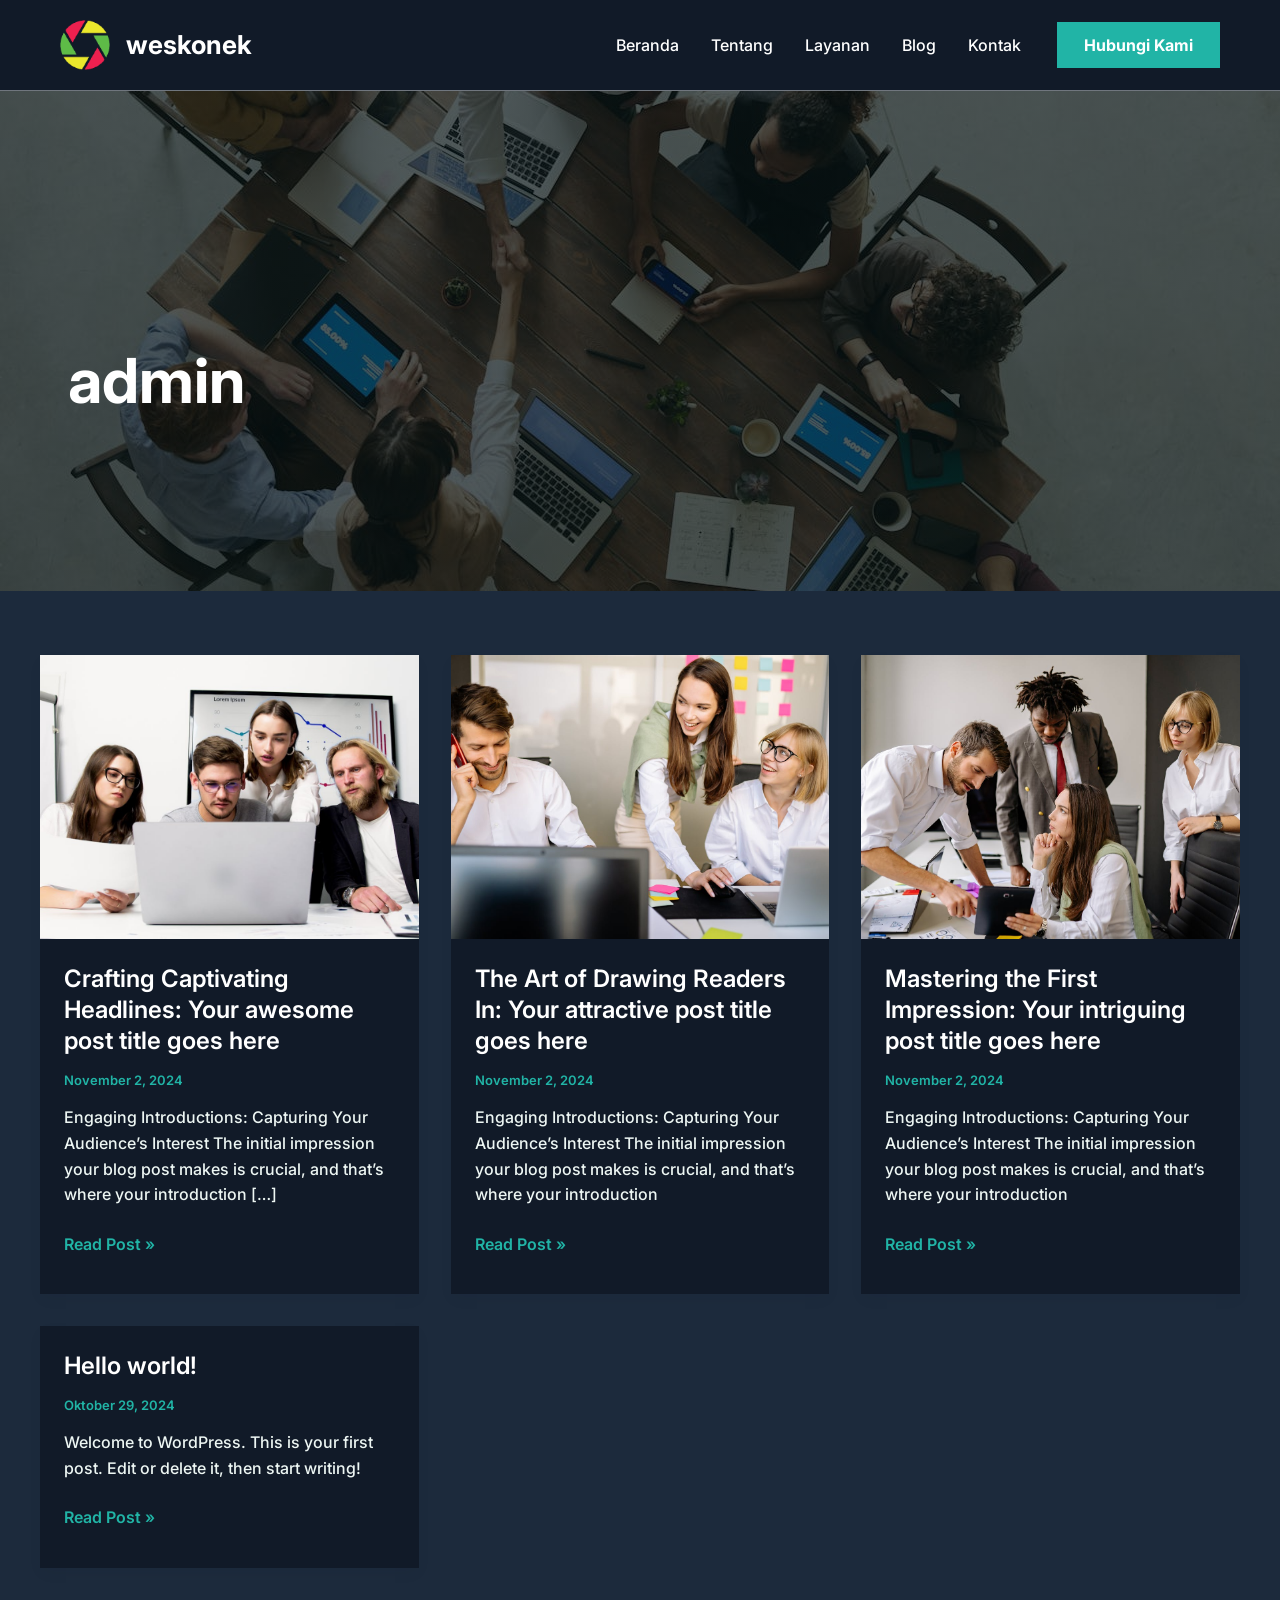
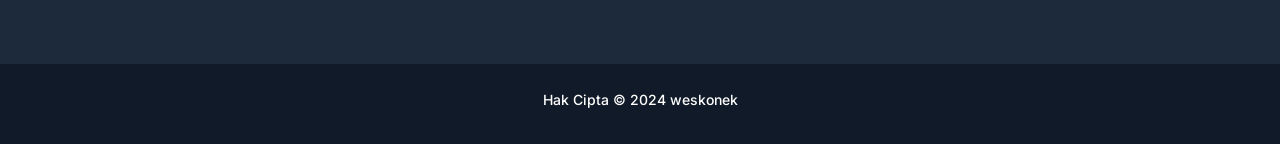
<file: author/admin/index.html>
<!DOCTYPE html>
<html lang="id">
<head>
<meta charset="UTF-8">
<meta name="viewport" content="width=device-width, initial-scale=1">
	 <link rel="profile" href="https://gmpg.org/xfn/11"> 
	 <title>admin &#8211; weskonek</title>
<meta name="robots" content="max-image-preview:large">
<link rel="dns-prefetch" href="//fonts.googleapis.com">
<link rel="alternate" type="application/rss+xml" title="weskonek &raquo; Feed" href="https://mohbasirudin.github.io/feed/">
<link rel="alternate" type="application/rss+xml" title="weskonek &raquo; Umpan Komentar" href="https://mohbasirudin.github.io/comments/feed/">
<link rel="alternate" type="application/rss+xml" title="Pos weskonek &raquo; oleh Umpan admin" href="https://mohbasirudin.github.io/author/admin/feed/">
<script>
window._wpemojiSettings = {"baseUrl":"https:\/\/s.w.org\/images\/core\/emoji\/15.0.3\/72x72\/","ext":".png","svgUrl":"https:\/\/s.w.org\/images\/core\/emoji\/15.0.3\/svg\/","svgExt":".svg","source":{"concatemoji":"https:\/\/mohbasirudin.github.io\/wp-includes\/js\/wp-emoji-release.min.js?ver=6.6.2"}};
/*! This file is auto-generated */
!function(i,n){var o,s,e;function c(e){try{var t={supportTests:e,timestamp:(new Date).valueOf()};sessionStorage.setItem(o,JSON.stringify(t))}catch(e){}}function p(e,t,n){e.clearRect(0,0,e.canvas.width,e.canvas.height),e.fillText(t,0,0);var t=new Uint32Array(e.getImageData(0,0,e.canvas.width,e.canvas.height).data),r=(e.clearRect(0,0,e.canvas.width,e.canvas.height),e.fillText(n,0,0),new Uint32Array(e.getImageData(0,0,e.canvas.width,e.canvas.height).data));return t.every(function(e,t){return e===r[t]})}function u(e,t,n){switch(t){case"flag":return n(e,"🏳️‍⚧️","🏳️​⚧️")?!1:!n(e,"🇺🇳","🇺​🇳")&&!n(e,"🏴󠁧󠁢󠁥󠁮󠁧󠁿","🏴​󠁧​󠁢​󠁥​󠁮​󠁧​󠁿");case"emoji":return!n(e,"🐦‍⬛","🐦​⬛")}return!1}function f(e,t,n){var r="undefined"!=typeof WorkerGlobalScope&&self instanceof WorkerGlobalScope?new OffscreenCanvas(300,150):i.createElement("canvas"),a=r.getContext("2d",{willReadFrequently:!0}),o=(a.textBaseline="top",a.font="600 32px Arial",{});return e.forEach(function(e){o[e]=t(a,e,n)}),o}function t(e){var t=i.createElement("script");t.src=e,t.defer=!0,i.head.appendChild(t)}"undefined"!=typeof Promise&&(o="wpEmojiSettingsSupports",s=["flag","emoji"],n.supports={everything:!0,everythingExceptFlag:!0},e=new Promise(function(e){i.addEventListener("DOMContentLoaded",e,{once:!0})}),new Promise(function(t){var n=function(){try{var e=JSON.parse(sessionStorage.getItem(o));if("object"==typeof e&&"number"==typeof e.timestamp&&(new Date).valueOf()<e.timestamp+604800&&"object"==typeof e.supportTests)return e.supportTests}catch(e){}return null}();if(!n){if("undefined"!=typeof Worker&&"undefined"!=typeof OffscreenCanvas&&"undefined"!=typeof URL&&URL.createObjectURL&&"undefined"!=typeof Blob)try{var e="postMessage("+f.toString()+"("+[JSON.stringify(s),u.toString(),p.toString()].join(",")+"));",r=new Blob([e],{type:"text/javascript"}),a=new Worker(URL.createObjectURL(r),{name:"wpTestEmojiSupports"});return void(a.onmessage=function(e){c(n=e.data),a.terminate(),t(n)})}catch(e){}c(n=f(s,u,p))}t(n)}).then(function(e){for(var t in e)n.supports[t]=e[t],n.supports.everything=n.supports.everything&&n.supports[t],"flag"!==t&&(n.supports.everythingExceptFlag=n.supports.everythingExceptFlag&&n.supports[t]);n.supports.everythingExceptFlag=n.supports.everythingExceptFlag&&!n.supports.flag,n.DOMReady=!1,n.readyCallback=function(){n.DOMReady=!0}}).then(function(){return e}).then(function(){var e;n.supports.everything||(n.readyCallback(),(e=n.source||{}).concatemoji?t(e.concatemoji):e.wpemoji&&e.twemoji&&(t(e.twemoji),t(e.wpemoji)))}))}((window,document),window._wpemojiSettings);
</script>
<link rel="stylesheet" id="astra-theme-css-css" href="https://mohbasirudin.github.io/wp-content/themes/astra/assets/css/minified/main.min.css?ver=4.8.3" media="all">
<style id="astra-theme-css-inline-css">:root{--ast-post-nav-space:0;--ast-container-default-xlg-padding:2.5em;--ast-container-default-lg-padding:2.5em;--ast-container-default-slg-padding:2em;--ast-container-default-md-padding:2.5em;--ast-container-default-sm-padding:2.5em;--ast-container-default-xs-padding:2.4em;--ast-container-default-xxs-padding:1.8em;--ast-code-block-background:#ECEFF3;--ast-comment-inputs-background:#F9FAFB;--ast-normal-container-width:1200px;--ast-narrow-container-width:750px;--ast-blog-title-font-weight:600;--ast-blog-meta-weight:600;}html{font-size:100%;}a{color:var(--ast-global-color-0);}a:hover,a:focus{color:var(--ast-global-color-1);}body,button,input,select,textarea,.ast-button,.ast-custom-button{font-family:'Inter',sans-serif;font-weight:500;font-size:16px;font-size:1rem;line-height:var(--ast-body-line-height,1.6);}blockquote{color:var(--ast-global-color-3);}h1,.entry-content h1,h2,.entry-content h2,h3,.entry-content h3,h4,.entry-content h4,h5,.entry-content h5,h6,.entry-content h6,.site-title,.site-title a{font-family:'Inter',sans-serif;font-weight:700;}.ast-site-identity .site-title a{color:var(--ast-global-color-2);}.site-title{font-size:26px;font-size:1.625rem;display:block;}header .custom-logo-link img{max-width:50px;width:50px;}.astra-logo-svg{width:50px;}.site-header .site-description{font-size:15px;font-size:0.9375rem;display:none;}.entry-title{font-size:24px;font-size:1.5rem;}.ast-blog-single-element.ast-taxonomy-container a{font-size:14px;font-size:0.875rem;}.ast-blog-meta-container{font-size:13px;font-size:0.8125rem;}.archive .ast-article-post .ast-article-inner,.blog .ast-article-post .ast-article-inner,.archive .ast-article-post .ast-article-inner:hover,.blog .ast-article-post .ast-article-inner:hover{border-top-left-radius:0px;border-top-right-radius:0px;border-bottom-right-radius:0px;border-bottom-left-radius:0px;overflow:hidden;}h1,.entry-content h1{font-size:62px;font-size:3.875rem;font-weight:700;font-family:'Inter',sans-serif;line-height:1.2em;}h2,.entry-content h2{font-size:40px;font-size:2.5rem;font-weight:700;font-family:'Inter',sans-serif;line-height:1.3em;}h3,.entry-content h3{font-size:23px;font-size:1.4375rem;font-weight:700;font-family:'Inter',sans-serif;line-height:1.3em;}h4,.entry-content h4{font-size:22px;font-size:1.375rem;line-height:1.3em;font-weight:700;font-family:'Inter',sans-serif;}h5,.entry-content h5{font-size:20px;font-size:1.25rem;line-height:1.4em;font-weight:600;font-family:'Inter',sans-serif;}h6,.entry-content h6{font-size:14px;font-size:0.875rem;line-height:1.6em;font-weight:700;font-family:'Inter',sans-serif;text-transform:uppercase;letter-spacing:1px;}::selection{background-color:var(--ast-global-color-0);color:#000000;}body,h1,.entry-title a,.entry-content h1,h2,.entry-content h2,h3,.entry-content h3,h4,.entry-content h4,h5,.entry-content h5,h6,.entry-content h6{color:var(--ast-global-color-3);}.tagcloud a:hover,.tagcloud a:focus,.tagcloud a.current-item{color:#000000;border-color:var(--ast-global-color-0);background-color:var(--ast-global-color-0);}input:focus,input[type="text"]:focus,input[type="email"]:focus,input[type="url"]:focus,input[type="password"]:focus,input[type="reset"]:focus,input[type="search"]:focus,textarea:focus{border-color:var(--ast-global-color-0);}input[type="radio"]:checked,input[type=reset],input[type="checkbox"]:checked,input[type="checkbox"]:hover:checked,input[type="checkbox"]:focus:checked,input[type=range]::-webkit-slider-thumb{border-color:var(--ast-global-color-0);background-color:var(--ast-global-color-0);box-shadow:none;}.site-footer a:hover + .post-count,.site-footer a:focus + .post-count{background:var(--ast-global-color-0);border-color:var(--ast-global-color-0);}.single .nav-links .nav-previous,.single .nav-links .nav-next{color:var(--ast-global-color-0);}.entry-meta,.entry-meta *{line-height:1.45;color:var(--ast-global-color-0);font-weight:600;}.entry-meta a:not(.ast-button):hover,.entry-meta a:not(.ast-button):hover *,.entry-meta a:not(.ast-button):focus,.entry-meta a:not(.ast-button):focus *,.page-links > .page-link,.page-links .page-link:hover,.post-navigation a:hover{color:var(--ast-global-color-1);}#cat option,.secondary .calendar_wrap thead a,.secondary .calendar_wrap thead a:visited{color:var(--ast-global-color-0);}.secondary .calendar_wrap #today,.ast-progress-val span{background:var(--ast-global-color-0);}.secondary a:hover + .post-count,.secondary a:focus + .post-count{background:var(--ast-global-color-0);border-color:var(--ast-global-color-0);}.calendar_wrap #today > a{color:#000000;}.page-links .page-link,.single .post-navigation a{color:var(--ast-global-color-3);}.ast-search-menu-icon .search-form button.search-submit{padding:0 4px;}.ast-search-menu-icon form.search-form{padding-right:0;}.ast-search-menu-icon.slide-search input.search-field{width:0;}.ast-header-search .ast-search-menu-icon.ast-dropdown-active .search-form,.ast-header-search .ast-search-menu-icon.ast-dropdown-active .search-field:focus{transition:all 0.2s;}.search-form input.search-field:focus{outline:none;}.ast-search-menu-icon .search-form button.search-submit:focus,.ast-theme-transparent-header .ast-header-search .ast-dropdown-active .ast-icon,.ast-theme-transparent-header .ast-inline-search .search-field:focus .ast-icon{color:var(--ast-global-color-1);}.ast-header-search .slide-search .search-form{border:2px solid var(--ast-global-color-0);}.ast-header-search .slide-search .search-field{background-color:#fff;}.ast-archive-title{color:var(--ast-global-color-2);}.widget-title,.widget .wp-block-heading{font-size:22px;font-size:1.375rem;color:var(--ast-global-color-2);}.ast-single-post .entry-content a,.ast-comment-content a:not(.ast-comment-edit-reply-wrap a){text-decoration:underline;}.ast-single-post .elementor-button-wrapper .elementor-button,.ast-single-post .entry-content .uagb-tab a,.ast-single-post .entry-content .uagb-ifb-cta a,.ast-single-post .entry-content .uabb-module-content a,.ast-single-post .entry-content .uagb-post-grid a,.ast-single-post .entry-content .uagb-timeline a,.ast-single-post .entry-content .uagb-toc__wrap a,.ast-single-post .entry-content .uagb-taxomony-box a,.ast-single-post .entry-content .woocommerce a,.entry-content .wp-block-latest-posts > li > a,.ast-single-post .entry-content .wp-block-file__button,li.ast-post-filter-single,.ast-single-post .ast-comment-content .comment-reply-link,.ast-single-post .ast-comment-content .comment-edit-link{text-decoration:none;}.ast-search-menu-icon.slide-search a:focus-visible:focus-visible,.astra-search-icon:focus-visible,#close:focus-visible,a:focus-visible,.ast-menu-toggle:focus-visible,.site .skip-link:focus-visible,.wp-block-loginout input:focus-visible,.wp-block-search.wp-block-search__button-inside .wp-block-search__inside-wrapper,.ast-header-navigation-arrow:focus-visible,.woocommerce .wc-proceed-to-checkout > .checkout-button:focus-visible,.woocommerce .woocommerce-MyAccount-navigation ul li a:focus-visible,.ast-orders-table__row .ast-orders-table__cell:focus-visible,.woocommerce .woocommerce-order-details .order-again > .button:focus-visible,.woocommerce .woocommerce-message a.button.wc-forward:focus-visible,.woocommerce #minus_qty:focus-visible,.woocommerce #plus_qty:focus-visible,a#ast-apply-coupon:focus-visible,.woocommerce .woocommerce-info a:focus-visible,.woocommerce .astra-shop-summary-wrap a:focus-visible,.woocommerce a.wc-forward:focus-visible,#ast-apply-coupon:focus-visible,.woocommerce-js .woocommerce-mini-cart-item a.remove:focus-visible,#close:focus-visible,.button.search-submit:focus-visible,#search_submit:focus,.normal-search:focus-visible,.ast-header-account-wrap:focus-visible,.woocommerce .ast-on-card-button.ast-quick-view-trigger:focus{outline-style:dotted;outline-color:inherit;outline-width:thin;}input:focus,input[type="text"]:focus,input[type="email"]:focus,input[type="url"]:focus,input[type="password"]:focus,input[type="reset"]:focus,input[type="search"]:focus,input[type="number"]:focus,textarea:focus,.wp-block-search__input:focus,[data-section="section-header-mobile-trigger"] .ast-button-wrap .ast-mobile-menu-trigger-minimal:focus,.ast-mobile-popup-drawer.active .menu-toggle-close:focus,.woocommerce-ordering select.orderby:focus,#ast-scroll-top:focus,#coupon_code:focus,.woocommerce-page #comment:focus,.woocommerce #reviews #respond input#submit:focus,.woocommerce a.add_to_cart_button:focus,.woocommerce .button.single_add_to_cart_button:focus,.woocommerce .woocommerce-cart-form button:focus,.woocommerce .woocommerce-cart-form__cart-item .quantity .qty:focus,.woocommerce .woocommerce-billing-fields .woocommerce-billing-fields__field-wrapper .woocommerce-input-wrapper > .input-text:focus,.woocommerce #order_comments:focus,.woocommerce #place_order:focus,.woocommerce .woocommerce-address-fields .woocommerce-address-fields__field-wrapper .woocommerce-input-wrapper > .input-text:focus,.woocommerce .woocommerce-MyAccount-content form button:focus,.woocommerce .woocommerce-MyAccount-content .woocommerce-EditAccountForm .woocommerce-form-row .woocommerce-Input.input-text:focus,.woocommerce .ast-woocommerce-container .woocommerce-pagination ul.page-numbers li a:focus,body #content .woocommerce form .form-row .select2-container--default .select2-selection--single:focus,#ast-coupon-code:focus,.woocommerce.woocommerce-js .quantity input[type=number]:focus,.woocommerce-js .woocommerce-mini-cart-item .quantity input[type=number]:focus,.woocommerce p#ast-coupon-trigger:focus{border-style:dotted;border-color:inherit;border-width:thin;}input{outline:none;}.ast-logo-title-inline .site-logo-img{padding-right:1em;}.site-logo-img img{ transition:all 0.2s linear;}body .ast-oembed-container *{position:absolute;top:0;width:100%;height:100%;left:0;}body .wp-block-embed-pocket-casts .ast-oembed-container *{position:unset;}.ast-single-post-featured-section + article {margin-top: 2em;}.site-content .ast-single-post-featured-section img {width: 100%;overflow: hidden;object-fit: cover;}.site > .ast-single-related-posts-container {margin-top: 0;}@media (min-width: 922px) {.ast-desktop .ast-container--narrow {max-width: var(--ast-narrow-container-width);margin: 0 auto;}}input[type="text"],input[type="number"],input[type="email"],input[type="url"],input[type="password"],input[type="search"],input[type=reset],input[type=tel],input[type=date],select,textarea{font-size:16px;font-style:normal;font-weight:400;line-height:24px;width:100%;padding:12px 16px;border-radius:4px;box-shadow:0px 1px 2px 0px rgba(0,0,0,0.05);color:var(--ast-form-input-text,#475569);}input[type="text"],input[type="number"],input[type="email"],input[type="url"],input[type="password"],input[type="search"],input[type=reset],input[type=tel],input[type=date],select{height:40px;}input[type="date"]{border-width:1px;border-style:solid;border-color:var(--ast-border-color);}input[type="text"]:focus,input[type="number"]:focus,input[type="email"]:focus,input[type="url"]:focus,input[type="password"]:focus,input[type="search"]:focus,input[type=reset]:focus,input[type="tel"]:focus,input[type="date"]:focus,select:focus,textarea:focus{border-color:#046BD2;box-shadow:none;outline:none;color:var(--ast-form-input-focus-text,#475569);}label,legend{color:#111827;font-size:14px;font-style:normal;font-weight:500;line-height:20px;}select{padding:6px 10px;}fieldset{padding:30px;border-radius:4px;}button,.ast-button,.button,input[type="button"],input[type="reset"],input[type="submit"]{border-radius:4px;box-shadow:0px 1px 2px 0px rgba(0,0,0,0.05);}:root{--ast-comment-inputs-background:#FFF;}::placeholder{color:var(--ast-form-field-color,#9CA3AF);}::-ms-input-placeholder{color:var(--ast-form-field-color,#9CA3AF);}@media (max-width:921.9px){#ast-desktop-header{display:none;}}@media (min-width:922px){#ast-mobile-header{display:none;}}.wp-block-buttons.aligncenter{justify-content:center;}@media (max-width:921px){.ast-separate-container #primary,.ast-narrow-container #primary{padding-top:0px;}}@media (max-width:544px){.ast-separate-container #primary,.ast-narrow-container #primary{padding-top:0px;}}@media (max-width:921px){.ast-separate-container #primary,.ast-narrow-container #primary{padding-bottom:0px;}}@media (max-width:544px){.ast-separate-container #primary,.ast-narrow-container #primary{padding-bottom:0px;}}.wp-block-button.is-style-outline .wp-block-button__link{border-color:var(--ast-global-color-0);border-top-width:2px;border-right-width:2px;border-bottom-width:2px;border-left-width:2px;}div.wp-block-button.is-style-outline > .wp-block-button__link:not(.has-text-color),div.wp-block-button.wp-block-button__link.is-style-outline:not(.has-text-color){color:var(--ast-global-color-0);}.wp-block-button.is-style-outline .wp-block-button__link:hover,.wp-block-buttons .wp-block-button.is-style-outline .wp-block-button__link:focus,.wp-block-buttons .wp-block-button.is-style-outline > .wp-block-button__link:not(.has-text-color):hover,.wp-block-buttons .wp-block-button.wp-block-button__link.is-style-outline:not(.has-text-color):hover{color:#ffffff;background-color:var(--ast-global-color-1);border-color:var(--ast-global-color-1);}.post-page-numbers.current .page-link,.ast-pagination .page-numbers.current{color:#000000;border-color:var(--ast-global-color-0);background-color:var(--ast-global-color-0);}.wp-block-button.is-style-outline .wp-block-button__link{border-top-width:2px;border-right-width:2px;border-bottom-width:2px;border-left-width:2px;}.wp-block-buttons .wp-block-button.is-style-outline .wp-block-button__link.wp-element-button,.ast-outline-button,.wp-block-uagb-buttons-child .uagb-buttons-repeater.ast-outline-button{border-color:var(--ast-global-color-0);border-top-width:2px;border-right-width:2px;border-bottom-width:2px;border-left-width:2px;font-family:'Inter',sans-serif;font-weight:700;font-size:16px;font-size:1rem;line-height:1em;text-transform:capitalize;padding-top:14px;padding-right:26px;padding-bottom:14px;padding-left:26px;border-top-left-radius:0px;border-top-right-radius:0px;border-bottom-right-radius:0px;border-bottom-left-radius:0px;}.wp-block-buttons .wp-block-button.is-style-outline > .wp-block-button__link:not(.has-text-color),.wp-block-buttons .wp-block-button.wp-block-button__link.is-style-outline:not(.has-text-color),.ast-outline-button{color:var(--ast-global-color-0);}.wp-block-button.is-style-outline .wp-block-button__link:hover,.wp-block-buttons .wp-block-button.is-style-outline .wp-block-button__link:focus,.wp-block-buttons .wp-block-button.is-style-outline > .wp-block-button__link:not(.has-text-color):hover,.wp-block-buttons .wp-block-button.wp-block-button__link.is-style-outline:not(.has-text-color):hover,.ast-outline-button:hover,.ast-outline-button:focus,.wp-block-uagb-buttons-child .uagb-buttons-repeater.ast-outline-button:hover,.wp-block-uagb-buttons-child .uagb-buttons-repeater.ast-outline-button:focus{color:#ffffff;background-color:var(--ast-global-color-1);border-color:var(--ast-global-color-1);}.ast-single-post .entry-content a.ast-outline-button,.ast-single-post .entry-content .is-style-outline>.wp-block-button__link{text-decoration:none;}.wp-block-button .wp-block-button__link.wp-element-button.is-style-outline:not(.has-background),.wp-block-button.is-style-outline>.wp-block-button__link.wp-element-button:not(.has-background),.ast-outline-button{background-color:transparent;}.uagb-buttons-repeater.ast-outline-button{border-radius:9999px;}@media (max-width:921px){.wp-block-buttons .wp-block-button.is-style-outline .wp-block-button__link.wp-element-button,.ast-outline-button,.wp-block-uagb-buttons-child .uagb-buttons-repeater.ast-outline-button{font-size:16px;font-size:1rem;padding-top:14px;padding-right:28px;padding-bottom:14px;padding-left:28px;border-top-left-radius:0px;border-top-right-radius:0px;border-bottom-right-radius:0px;border-bottom-left-radius:0px;}}@media (max-width:544px){.wp-block-buttons .wp-block-button.is-style-outline .wp-block-button__link.wp-element-button,.ast-outline-button,.wp-block-uagb-buttons-child .uagb-buttons-repeater.ast-outline-button{font-size:14px;font-size:0.875rem;padding-top:12px;padding-right:24px;padding-bottom:12px;padding-left:24px;border-top-left-radius:0px;border-top-right-radius:0px;border-bottom-right-radius:0px;border-bottom-left-radius:0px;}}.entry-content[data-ast-blocks-layout] > figure{margin-bottom:1em;}h1.widget-title{font-weight:700;}h2.widget-title{font-weight:700;}h3.widget-title{font-weight:700;}#page{display:flex;flex-direction:column;min-height:100vh;}.ast-404-layout-1 h1.page-title{color:var(--ast-global-color-2);}.single .post-navigation a{line-height:1em;height:inherit;}.error-404 .page-sub-title{font-size:1.5rem;font-weight:inherit;}.search .site-content .content-area .search-form{margin-bottom:0;}#page .site-content{flex-grow:1;}.widget{margin-bottom:1.25em;}#secondary li{line-height:1.5em;}#secondary .wp-block-group h2{margin-bottom:0.7em;}#secondary h2{font-size:1.7rem;}.ast-separate-container .ast-article-post,.ast-separate-container .ast-article-single,.ast-separate-container .comment-respond{padding:3em;}.ast-separate-container .ast-article-single .ast-article-single{padding:0;}.ast-article-single .wp-block-post-template-is-layout-grid{padding-left:0;}.ast-separate-container .comments-title,.ast-narrow-container .comments-title{padding:1.5em 2em;}.ast-page-builder-template .comment-form-textarea,.ast-comment-formwrap .ast-grid-common-col{padding:0;}.ast-comment-formwrap{padding:0;display:inline-flex;column-gap:20px;width:100%;margin-left:0;margin-right:0;}.comments-area textarea#comment:focus,.comments-area textarea#comment:active,.comments-area .ast-comment-formwrap input[type="text"]:focus,.comments-area .ast-comment-formwrap input[type="text"]:active {box-shadow:none;outline:none;}.archive.ast-page-builder-template .entry-header{margin-top:2em;}.ast-page-builder-template .ast-comment-formwrap{width:100%;}.entry-title{margin-bottom:0.6em;}.ast-archive-description p{font-size:inherit;font-weight:inherit;line-height:inherit;}.ast-separate-container .ast-comment-list li.depth-1,.hentry{margin-bottom:1.5em;}.site-content section.ast-archive-description{margin-bottom:2em;}@media (min-width:921px){.ast-left-sidebar.ast-page-builder-template #secondary,.archive.ast-right-sidebar.ast-page-builder-template .site-main{padding-left:20px;padding-right:20px;}}@media (max-width:544px){.ast-comment-formwrap.ast-row{column-gap:10px;display:inline-block;}#ast-commentform .ast-grid-common-col{position:relative;width:100%;}}@media (min-width:1201px){.ast-separate-container .ast-article-post,.ast-separate-container .ast-article-single,.ast-separate-container .ast-author-box,.ast-separate-container .ast-404-layout-1,.ast-separate-container .no-results{padding:3em;}}.ast-author-box img.avatar{margin:0;}@media (min-width:921px){.ast-author-box img.avatar{width:100px;height:100px;}.ast-author-box{column-gap:50px;}}@media (max-width:921px){.ast-author-avatar{margin-top:20px;}}@media (min-width:922px){.ast-author-box{align-items:center;}}@media (max-width:921px){.ast-separate-container #primary,.ast-separate-container #secondary{padding:1.5em 0;}#primary,#secondary{padding:1.5em 0;margin:0;}.ast-left-sidebar #content > .ast-container{display:flex;flex-direction:column-reverse;width:100%;}}@media (min-width:922px){.ast-separate-container.ast-right-sidebar #primary,.ast-separate-container.ast-left-sidebar #primary{border:0;}.search-no-results.ast-separate-container #primary{margin-bottom:4em;}.ast-author-box{-js-display:flex;display:flex;}.ast-author-bio{flex:1;}}.wp-block-button .wp-block-button__link{color:#ffffff;}.wp-block-button .wp-block-button__link:hover,.wp-block-button .wp-block-button__link:focus{color:#ffffff;background-color:var(--ast-global-color-1);border-color:var(--ast-global-color-1);}.wp-block-button .wp-block-button__link,.wp-block-search .wp-block-search__button,body .wp-block-file .wp-block-file__button{border-style:solid;border-top-width:2px;border-right-width:2px;border-left-width:2px;border-bottom-width:2px;border-color:var(--ast-global-color-0);background-color:var(--ast-global-color-0);color:#ffffff;font-family:'Inter',sans-serif;font-weight:700;line-height:1em;text-transform:capitalize;font-size:16px;font-size:1rem;border-top-left-radius:0px;border-top-right-radius:0px;border-bottom-right-radius:0px;border-bottom-left-radius:0px;padding-top:14px;padding-right:26px;padding-bottom:14px;padding-left:26px;}.ast-single-post .entry-content .wp-block-button .wp-block-button__link,.ast-single-post .entry-content .wp-block-search .wp-block-search__button,body .entry-content .wp-block-file .wp-block-file__button{text-decoration:none;}@media (max-width:921px){.wp-block-button .wp-block-button__link,.wp-block-search .wp-block-search__button,body .wp-block-file .wp-block-file__button{font-size:16px;font-size:1rem;padding-top:14px;padding-right:28px;padding-bottom:14px;padding-left:28px;border-top-left-radius:0px;border-top-right-radius:0px;border-bottom-right-radius:0px;border-bottom-left-radius:0px;}}@media (max-width:544px){.wp-block-button .wp-block-button__link,.wp-block-search .wp-block-search__button,body .wp-block-file .wp-block-file__button{font-size:14px;font-size:0.875rem;padding-top:12px;padding-right:24px;padding-bottom:12px;padding-left:24px;border-top-left-radius:0px;border-top-right-radius:0px;border-bottom-right-radius:0px;border-bottom-left-radius:0px;}}.menu-toggle,button,.ast-button,.ast-custom-button,.button,input#submit,input[type="button"],input[type="submit"],input[type="reset"],#comments .submit,.search .search-submit,form[CLASS*="wp-block-search__"].wp-block-search .wp-block-search__inside-wrapper .wp-block-search__button,body .wp-block-file .wp-block-file__button,.search .search-submit,.woocommerce-js a.button,.woocommerce button.button,.woocommerce .woocommerce-message a.button,.woocommerce #respond input#submit.alt,.woocommerce input.button.alt,.woocommerce input.button,.woocommerce input.button:disabled,.woocommerce input.button:disabled[disabled],.woocommerce input.button:disabled:hover,.woocommerce input.button:disabled[disabled]:hover,.woocommerce #respond input#submit,.woocommerce button.button.alt.disabled,.wc-block-grid__products .wc-block-grid__product .wp-block-button__link,.wc-block-grid__product-onsale,[CLASS*="wc-block"] button,.woocommerce-js .astra-cart-drawer .astra-cart-drawer-content .woocommerce-mini-cart__buttons .button:not(.checkout):not(.ast-continue-shopping),.woocommerce-js .astra-cart-drawer .astra-cart-drawer-content .woocommerce-mini-cart__buttons a.checkout,.woocommerce button.button.alt.disabled.wc-variation-selection-needed,[CLASS*="wc-block"] .wc-block-components-button{border-style:solid;border-top-width:2px;border-right-width:2px;border-left-width:2px;border-bottom-width:2px;color:#ffffff;border-color:var(--ast-global-color-0);background-color:var(--ast-global-color-0);padding-top:14px;padding-right:26px;padding-bottom:14px;padding-left:26px;font-family:'Inter',sans-serif;font-weight:700;font-size:16px;font-size:1rem;line-height:1em;text-transform:capitalize;border-top-left-radius:0px;border-top-right-radius:0px;border-bottom-right-radius:0px;border-bottom-left-radius:0px;}button:focus,.menu-toggle:hover,button:hover,.ast-button:hover,.ast-custom-button:hover .button:hover,.ast-custom-button:hover ,input[type=reset]:hover,input[type=reset]:focus,input#submit:hover,input#submit:focus,input[type="button"]:hover,input[type="button"]:focus,input[type="submit"]:hover,input[type="submit"]:focus,form[CLASS*="wp-block-search__"].wp-block-search .wp-block-search__inside-wrapper .wp-block-search__button:hover,form[CLASS*="wp-block-search__"].wp-block-search .wp-block-search__inside-wrapper .wp-block-search__button:focus,body .wp-block-file .wp-block-file__button:hover,body .wp-block-file .wp-block-file__button:focus,.woocommerce-js a.button:hover,.woocommerce button.button:hover,.woocommerce .woocommerce-message a.button:hover,.woocommerce #respond input#submit:hover,.woocommerce #respond input#submit.alt:hover,.woocommerce input.button.alt:hover,.woocommerce input.button:hover,.woocommerce button.button.alt.disabled:hover,.wc-block-grid__products .wc-block-grid__product .wp-block-button__link:hover,[CLASS*="wc-block"] button:hover,.woocommerce-js .astra-cart-drawer .astra-cart-drawer-content .woocommerce-mini-cart__buttons .button:not(.checkout):not(.ast-continue-shopping):hover,.woocommerce-js .astra-cart-drawer .astra-cart-drawer-content .woocommerce-mini-cart__buttons a.checkout:hover,.woocommerce button.button.alt.disabled.wc-variation-selection-needed:hover,[CLASS*="wc-block"] .wc-block-components-button:hover,[CLASS*="wc-block"] .wc-block-components-button:focus{color:#ffffff;background-color:var(--ast-global-color-1);border-color:var(--ast-global-color-1);}form[CLASS*="wp-block-search__"].wp-block-search .wp-block-search__inside-wrapper .wp-block-search__button.has-icon{padding-top:calc(14px - 3px);padding-right:calc(26px - 3px);padding-bottom:calc(14px - 3px);padding-left:calc(26px - 3px);}@media (max-width:921px){.menu-toggle,button,.ast-button,.ast-custom-button,.button,input#submit,input[type="button"],input[type="submit"],input[type="reset"],#comments .submit,.search .search-submit,form[CLASS*="wp-block-search__"].wp-block-search .wp-block-search__inside-wrapper .wp-block-search__button,body .wp-block-file .wp-block-file__button,.search .search-submit,.woocommerce-js a.button,.woocommerce button.button,.woocommerce .woocommerce-message a.button,.woocommerce #respond input#submit.alt,.woocommerce input.button.alt,.woocommerce input.button,.woocommerce input.button:disabled,.woocommerce input.button:disabled[disabled],.woocommerce input.button:disabled:hover,.woocommerce input.button:disabled[disabled]:hover,.woocommerce #respond input#submit,.woocommerce button.button.alt.disabled,.wc-block-grid__products .wc-block-grid__product .wp-block-button__link,.wc-block-grid__product-onsale,[CLASS*="wc-block"] button,.woocommerce-js .astra-cart-drawer .astra-cart-drawer-content .woocommerce-mini-cart__buttons .button:not(.checkout):not(.ast-continue-shopping),.woocommerce-js .astra-cart-drawer .astra-cart-drawer-content .woocommerce-mini-cart__buttons a.checkout,.woocommerce button.button.alt.disabled.wc-variation-selection-needed,[CLASS*="wc-block"] .wc-block-components-button{padding-top:14px;padding-right:28px;padding-bottom:14px;padding-left:28px;font-size:16px;font-size:1rem;border-top-left-radius:0px;border-top-right-radius:0px;border-bottom-right-radius:0px;border-bottom-left-radius:0px;}}@media (max-width:544px){.menu-toggle,button,.ast-button,.ast-custom-button,.button,input#submit,input[type="button"],input[type="submit"],input[type="reset"],#comments .submit,.search .search-submit,form[CLASS*="wp-block-search__"].wp-block-search .wp-block-search__inside-wrapper .wp-block-search__button,body .wp-block-file .wp-block-file__button,.search .search-submit,.woocommerce-js a.button,.woocommerce button.button,.woocommerce .woocommerce-message a.button,.woocommerce #respond input#submit.alt,.woocommerce input.button.alt,.woocommerce input.button,.woocommerce input.button:disabled,.woocommerce input.button:disabled[disabled],.woocommerce input.button:disabled:hover,.woocommerce input.button:disabled[disabled]:hover,.woocommerce #respond input#submit,.woocommerce button.button.alt.disabled,.wc-block-grid__products .wc-block-grid__product .wp-block-button__link,.wc-block-grid__product-onsale,[CLASS*="wc-block"] button,.woocommerce-js .astra-cart-drawer .astra-cart-drawer-content .woocommerce-mini-cart__buttons .button:not(.checkout):not(.ast-continue-shopping),.woocommerce-js .astra-cart-drawer .astra-cart-drawer-content .woocommerce-mini-cart__buttons a.checkout,.woocommerce button.button.alt.disabled.wc-variation-selection-needed,[CLASS*="wc-block"] .wc-block-components-button{padding-top:12px;padding-right:24px;padding-bottom:12px;padding-left:24px;font-size:14px;font-size:0.875rem;border-top-left-radius:0px;border-top-right-radius:0px;border-bottom-right-radius:0px;border-bottom-left-radius:0px;}}@media (max-width:921px){.menu-toggle,button,.ast-button,.button,input#submit,input[type="button"],input[type="submit"],input[type="reset"]{font-size:16px;font-size:1rem;}.ast-mobile-header-stack .main-header-bar .ast-search-menu-icon{display:inline-block;}.ast-header-break-point.ast-header-custom-item-outside .ast-mobile-header-stack .main-header-bar .ast-search-icon{margin:0;}.ast-comment-avatar-wrap img{max-width:2.5em;}.ast-comment-meta{padding:0 1.8888em 1.3333em;}}@media (min-width:544px){.ast-container{max-width:100%;}}@media (max-width:544px){.ast-separate-container .ast-article-post,.ast-separate-container .ast-article-single,.ast-separate-container .comments-title,.ast-separate-container .ast-archive-description{padding:1.5em 1em;}.ast-separate-container #content .ast-container{padding-left:0.54em;padding-right:0.54em;}.ast-separate-container .ast-comment-list .bypostauthor{padding:.5em;}.ast-search-menu-icon.ast-dropdown-active .search-field{width:170px;}.menu-toggle,button,.ast-button,.button,input#submit,input[type="button"],input[type="submit"],input[type="reset"]{font-size:14px;font-size:0.875rem;}} #ast-mobile-header .ast-site-header-cart-li a{pointer-events:none;}.ast-separate-container{background-color:var(--ast-global-color-4);background-image:none;}@media (max-width:921px){.site-title{font-size:22px;font-size:1.375rem;display:block;}.site-header .site-description{display:none;}.entry-title{font-size:22px;font-size:1.375rem;}h1,.entry-content h1{font-size:44px;}h2,.entry-content h2{font-size:30px;}h3,.entry-content h3{font-size:26px;}h4,.entry-content h4{font-size:22px;font-size:1.375rem;}h5,.entry-content h5{font-size:18px;font-size:1.125rem;}h6,.entry-content h6{font-size:14px;font-size:0.875rem;}body,.ast-separate-container{background-color:var(--ast-global-color-4);background-image:none;}}@media (max-width:544px){.site-title{font-size:20px;font-size:1.25rem;display:block;}.site-header .site-description{display:none;}.entry-title{font-size:20px;font-size:1.25rem;}h1,.entry-content h1{font-size:38px;}h2,.entry-content h2{font-size:28px;}h3,.entry-content h3{font-size:24px;}h4,.entry-content h4{font-size:20px;font-size:1.25rem;}h5,.entry-content h5{font-size:16px;font-size:1rem;}h6,.entry-content h6{font-size:14px;font-size:0.875rem;}body,.ast-separate-container{background-color:var(--ast-global-color-4);background-image:none;}}@media (max-width:921px){html{font-size:91.2%;}}@media (max-width:544px){html{font-size:91.2%;}}@media (min-width:922px){.ast-container{max-width:1240px;}}@media (min-width:922px){.site-content .ast-container{display:flex;}}@media (max-width:921px){.site-content .ast-container{flex-direction:column;}}.ast-blog-layout-4-grid .ast-article-post{width:33.33%;margin-bottom:2em;border-bottom:0;background-color:transparent;}.ast-blog-layout-4-grid .ast-article-inner .wp-post-image{width:100%;}.ast-article-inner{padding:1.5em;}.ast-blog-layout-4-grid .ast-row{display:flex;flex-wrap:wrap;flex-flow:row wrap;align-items:stretch;}.ast-separate-container .ast-blog-layout-4-grid .ast-article-post{padding:0 1em 0;}.ast-separate-container.ast-desktop .ast-blog-layout-4-grid .ast-row{margin-left:-1em;margin-right:-1em;}.ast-blog-layout-4-grid .ast-article-inner{box-shadow:0px 6px 15px -2px rgba(16,24,40,0.05);}.ast-separate-container .ast-blog-layout-4-grid .ast-article-inner,.ast-plain-container .ast-blog-layout-4-grid .ast-article-inner{height:100%;}.ast-row .blog-layout-4 .post-content,.blog-layout-4 .post-thumb{padding-left:0;padding-right:0;}.ast-article-post.remove-featured-img-padding .blog-layout-4 .post-content .ast-blog-featured-section:first-child .post-thumb-img-content{margin-top:-1.5em;}.ast-article-post.remove-featured-img-padding .blog-layout-4 .post-content .ast-blog-featured-section .post-thumb-img-content{margin-left:-1.5em;margin-right:-1.5em;}@media (max-width:921px){.ast-blog-layout-4-grid .ast-article-post{width:100%;}}.ast-blog-layout-6-grid .ast-blog-featured-section:before {content: "";}.ast-article-post .post-thumb-img-content img{aspect-ratio:4/3;width:100%;}.ast-article-post .post-thumb-img-content img{object-fit:cover;}.ast-article-post .post-thumb-img-content{overflow:hidden;}.ast-article-post .post-thumb-img-content img{transform:scale(1);transition:transform .5s ease;}.ast-article-post:hover .post-thumb-img-content img{transform:scale(1.1);}.cat-links.badge a,.tags-links.badge a {padding: 4px 8px;border-radius: 3px;font-weight: 400;}.cat-links.underline a,.tags-links.underline a{text-decoration: underline;}@media (min-width:922px){.main-header-menu .sub-menu .menu-item.ast-left-align-sub-menu:hover > .sub-menu,.main-header-menu .sub-menu .menu-item.ast-left-align-sub-menu.focus > .sub-menu{margin-left:-0px;}}.entry-content li > p{margin-bottom:0;}.site .comments-area{padding-top:2em;padding-bottom:2em;margin-top:2em;}.wp-block-file {display: flex;align-items: center;flex-wrap: wrap;justify-content: space-between;}.wp-block-pullquote {border: none;}.wp-block-pullquote blockquote::before {content: "\201D";font-family: "Helvetica",sans-serif;display: flex;transform: rotate( 180deg );font-size: 6rem;font-style: normal;line-height: 1;font-weight: bold;align-items: center;justify-content: center;}.has-text-align-right > blockquote::before {justify-content: flex-start;}.has-text-align-left > blockquote::before {justify-content: flex-end;}figure.wp-block-pullquote.is-style-solid-color blockquote {max-width: 100%;text-align: inherit;}:root {--wp--custom--ast-default-block-top-padding: 100px;--wp--custom--ast-default-block-right-padding: 80px;--wp--custom--ast-default-block-bottom-padding: 100px;--wp--custom--ast-default-block-left-padding: 80px;--wp--custom--ast-container-width: 1200px;--wp--custom--ast-content-width-size: 1200px;--wp--custom--ast-wide-width-size: calc(1200px + var(--wp--custom--ast-default-block-left-padding) + var(--wp--custom--ast-default-block-right-padding));}.ast-narrow-container {--wp--custom--ast-content-width-size: 750px;--wp--custom--ast-wide-width-size: 750px;}@media(max-width: 921px) {:root {--wp--custom--ast-default-block-top-padding: 50px;--wp--custom--ast-default-block-right-padding: 50px;--wp--custom--ast-default-block-bottom-padding: 50px;--wp--custom--ast-default-block-left-padding: 50px;}}@media(max-width: 544px) {:root {--wp--custom--ast-default-block-top-padding: 50px;--wp--custom--ast-default-block-right-padding: 30px;--wp--custom--ast-default-block-bottom-padding: 50px;--wp--custom--ast-default-block-left-padding: 30px;}}.entry-content > .wp-block-group,.entry-content > .wp-block-cover,.entry-content > .wp-block-columns {padding-top: var(--wp--custom--ast-default-block-top-padding);padding-right: var(--wp--custom--ast-default-block-right-padding);padding-bottom: var(--wp--custom--ast-default-block-bottom-padding);padding-left: var(--wp--custom--ast-default-block-left-padding);}.ast-plain-container.ast-no-sidebar .entry-content > .alignfull,.ast-page-builder-template .ast-no-sidebar .entry-content > .alignfull {margin-left: calc( -50vw + 50%);margin-right: calc( -50vw + 50%);max-width: 100vw;width: 100vw;}.ast-plain-container.ast-no-sidebar .entry-content .alignfull .alignfull,.ast-page-builder-template.ast-no-sidebar .entry-content .alignfull .alignfull,.ast-plain-container.ast-no-sidebar .entry-content .alignfull .alignwide,.ast-page-builder-template.ast-no-sidebar .entry-content .alignfull .alignwide,.ast-plain-container.ast-no-sidebar .entry-content .alignwide .alignfull,.ast-page-builder-template.ast-no-sidebar .entry-content .alignwide .alignfull,.ast-plain-container.ast-no-sidebar .entry-content .alignwide .alignwide,.ast-page-builder-template.ast-no-sidebar .entry-content .alignwide .alignwide,.ast-plain-container.ast-no-sidebar .entry-content .wp-block-column .alignfull,.ast-page-builder-template.ast-no-sidebar .entry-content .wp-block-column .alignfull,.ast-plain-container.ast-no-sidebar .entry-content .wp-block-column .alignwide,.ast-page-builder-template.ast-no-sidebar .entry-content .wp-block-column .alignwide {margin-left: auto;margin-right: auto;width: 100%;}[data-ast-blocks-layout] .wp-block-separator:not(.is-style-dots) {height: 0;}[data-ast-blocks-layout] .wp-block-separator {margin: 20px auto;}[data-ast-blocks-layout] .wp-block-separator:not(.is-style-wide):not(.is-style-dots) {max-width: 100px;}[data-ast-blocks-layout] .wp-block-separator.has-background {padding: 0;}.entry-content[data-ast-blocks-layout] > * {max-width: var(--wp--custom--ast-content-width-size);margin-left: auto;margin-right: auto;}.entry-content[data-ast-blocks-layout] > .alignwide {max-width: var(--wp--custom--ast-wide-width-size);}.entry-content[data-ast-blocks-layout] .alignfull {max-width: none;}.ast-full-width-layout .entry-content[data-ast-blocks-layout] .is-layout-constrained.wp-block-cover-is-layout-constrained > *,.ast-full-width-layout .entry-content[data-ast-blocks-layout] .is-layout-constrained.wp-block-group-is-layout-constrained > * {max-width: var(--wp--custom--ast-content-width-size);margin-left: auto;margin-right: auto;}.entry-content .wp-block-columns {margin-bottom: 0;}blockquote {margin: 1.5em;border-color: rgba(0,0,0,0.05);}.wp-block-quote:not(.has-text-align-right):not(.has-text-align-center) {border-left: 5px solid rgba(0,0,0,0.05);}.has-text-align-right > blockquote,blockquote.has-text-align-right {border-right: 5px solid rgba(0,0,0,0.05);}.has-text-align-left > blockquote,blockquote.has-text-align-left {border-left: 5px solid rgba(0,0,0,0.05);}.wp-block-site-tagline,.wp-block-latest-posts .read-more {margin-top: 15px;}.wp-block-loginout p label {display: block;}.wp-block-loginout p:not(.login-remember):not(.login-submit) input {width: 100%;}.wp-block-loginout input:focus {border-color: transparent;}.wp-block-loginout input:focus {outline: thin dotted;}.entry-content .wp-block-media-text .wp-block-media-text__content {padding: 0 0 0 8%;}.entry-content .wp-block-media-text.has-media-on-the-right .wp-block-media-text__content {padding: 0 8% 0 0;}.entry-content .wp-block-media-text.has-background .wp-block-media-text__content {padding: 8%;}.entry-content .wp-block-cover:not([class*="background-color"]) .wp-block-cover__inner-container,.entry-content .wp-block-cover:not([class*="background-color"]) .wp-block-cover-image-text,.entry-content .wp-block-cover:not([class*="background-color"]) .wp-block-cover-text,.entry-content .wp-block-cover-image:not([class*="background-color"]) .wp-block-cover__inner-container,.entry-content .wp-block-cover-image:not([class*="background-color"]) .wp-block-cover-image-text,.entry-content .wp-block-cover-image:not([class*="background-color"]) .wp-block-cover-text {color: var(--ast-global-color-5);}.wp-block-loginout .login-remember input {width: 1.1rem;height: 1.1rem;margin: 0 5px 4px 0;vertical-align: middle;}.wp-block-latest-posts > li > *:first-child,.wp-block-latest-posts:not(.is-grid) > li:first-child {margin-top: 0;}.entry-content .wp-block-buttons,.entry-content .wp-block-uagb-buttons {margin-bottom: 1.5em;}.wp-block-search__inside-wrapper .wp-block-search__input {padding: 0 10px;color: var(--ast-global-color-3);background: var(--ast-global-color-5);border-color: var(--ast-border-color);}.wp-block-latest-posts .read-more {margin-bottom: 1.5em;}.wp-block-search__no-button .wp-block-search__inside-wrapper .wp-block-search__input {padding-top: 5px;padding-bottom: 5px;}.wp-block-latest-posts .wp-block-latest-posts__post-date,.wp-block-latest-posts .wp-block-latest-posts__post-author {font-size: 1rem;}.wp-block-latest-posts > li > *,.wp-block-latest-posts:not(.is-grid) > li {margin-top: 12px;margin-bottom: 12px;}.ast-page-builder-template .entry-content[data-ast-blocks-layout] > *,.ast-page-builder-template .entry-content[data-ast-blocks-layout] > .alignfull > * {max-width: none;}.ast-page-builder-template .entry-content[data-ast-blocks-layout] > .alignwide > * {max-width: var(--wp--custom--ast-wide-width-size);}.ast-page-builder-template .entry-content[data-ast-blocks-layout] > .inherit-container-width > *,.ast-page-builder-template .entry-content[data-ast-blocks-layout] > * > *,.entry-content[data-ast-blocks-layout] > .wp-block-cover .wp-block-cover__inner-container {max-width: var(--wp--custom--ast-content-width-size) ;margin-left: auto;margin-right: auto;}.entry-content[data-ast-blocks-layout] .wp-block-cover:not(.alignleft):not(.alignright) {width: auto;}@media(max-width: 1200px) {.ast-separate-container .entry-content > .alignfull,.ast-separate-container .entry-content[data-ast-blocks-layout] > .alignwide,.ast-plain-container .entry-content[data-ast-blocks-layout] > .alignwide,.ast-plain-container .entry-content .alignfull {margin-left: calc(-1 * min(var(--ast-container-default-xlg-padding),20px)) ;margin-right: calc(-1 * min(var(--ast-container-default-xlg-padding),20px));}}@media(min-width: 1201px) {.ast-separate-container .entry-content > .alignfull {margin-left: calc(-1 * var(--ast-container-default-xlg-padding) );margin-right: calc(-1 * var(--ast-container-default-xlg-padding) );}.ast-separate-container .entry-content[data-ast-blocks-layout] > .alignwide,.ast-plain-container .entry-content[data-ast-blocks-layout] > .alignwide {margin-left: calc(-1 * var(--wp--custom--ast-default-block-left-padding) );margin-right: calc(-1 * var(--wp--custom--ast-default-block-right-padding) );}}@media(min-width: 921px) {.ast-separate-container .entry-content .wp-block-group.alignwide:not(.inherit-container-width) > :where(:not(.alignleft):not(.alignright)),.ast-plain-container .entry-content .wp-block-group.alignwide:not(.inherit-container-width) > :where(:not(.alignleft):not(.alignright)) {max-width: calc( var(--wp--custom--ast-content-width-size) + 80px );}.ast-plain-container.ast-right-sidebar .entry-content[data-ast-blocks-layout] .alignfull,.ast-plain-container.ast-left-sidebar .entry-content[data-ast-blocks-layout] .alignfull {margin-left: -60px;margin-right: -60px;}}@media(min-width: 544px) {.entry-content > .alignleft {margin-right: 20px;}.entry-content > .alignright {margin-left: 20px;}}@media (max-width:544px){.wp-block-columns .wp-block-column:not(:last-child){margin-bottom:20px;}.wp-block-latest-posts{margin:0;}}@media( max-width: 600px ) {.entry-content .wp-block-media-text .wp-block-media-text__content,.entry-content .wp-block-media-text.has-media-on-the-right .wp-block-media-text__content {padding: 8% 0 0;}.entry-content .wp-block-media-text.has-background .wp-block-media-text__content {padding: 8%;}}.ast-narrow-container .site-content .wp-block-uagb-image--align-full .wp-block-uagb-image__figure {max-width: 100%;margin-left: auto;margin-right: auto;}.entry-content ul,.entry-content ol {padding: revert;margin: revert;padding-left: 20px;}:root .has-ast-global-color-0-color{color:var(--ast-global-color-0);}:root .has-ast-global-color-0-background-color{background-color:var(--ast-global-color-0);}:root .wp-block-button .has-ast-global-color-0-color{color:var(--ast-global-color-0);}:root .wp-block-button .has-ast-global-color-0-background-color{background-color:var(--ast-global-color-0);}:root .has-ast-global-color-1-color{color:var(--ast-global-color-1);}:root .has-ast-global-color-1-background-color{background-color:var(--ast-global-color-1);}:root .wp-block-button .has-ast-global-color-1-color{color:var(--ast-global-color-1);}:root .wp-block-button .has-ast-global-color-1-background-color{background-color:var(--ast-global-color-1);}:root .has-ast-global-color-2-color{color:var(--ast-global-color-2);}:root .has-ast-global-color-2-background-color{background-color:var(--ast-global-color-2);}:root .wp-block-button .has-ast-global-color-2-color{color:var(--ast-global-color-2);}:root .wp-block-button .has-ast-global-color-2-background-color{background-color:var(--ast-global-color-2);}:root .has-ast-global-color-3-color{color:var(--ast-global-color-3);}:root .has-ast-global-color-3-background-color{background-color:var(--ast-global-color-3);}:root .wp-block-button .has-ast-global-color-3-color{color:var(--ast-global-color-3);}:root .wp-block-button .has-ast-global-color-3-background-color{background-color:var(--ast-global-color-3);}:root .has-ast-global-color-4-color{color:var(--ast-global-color-4);}:root .has-ast-global-color-4-background-color{background-color:var(--ast-global-color-4);}:root .wp-block-button .has-ast-global-color-4-color{color:var(--ast-global-color-4);}:root .wp-block-button .has-ast-global-color-4-background-color{background-color:var(--ast-global-color-4);}:root .has-ast-global-color-5-color{color:var(--ast-global-color-5);}:root .has-ast-global-color-5-background-color{background-color:var(--ast-global-color-5);}:root .wp-block-button .has-ast-global-color-5-color{color:var(--ast-global-color-5);}:root .wp-block-button .has-ast-global-color-5-background-color{background-color:var(--ast-global-color-5);}:root .has-ast-global-color-6-color{color:var(--ast-global-color-6);}:root .has-ast-global-color-6-background-color{background-color:var(--ast-global-color-6);}:root .wp-block-button .has-ast-global-color-6-color{color:var(--ast-global-color-6);}:root .wp-block-button .has-ast-global-color-6-background-color{background-color:var(--ast-global-color-6);}:root .has-ast-global-color-7-color{color:var(--ast-global-color-7);}:root .has-ast-global-color-7-background-color{background-color:var(--ast-global-color-7);}:root .wp-block-button .has-ast-global-color-7-color{color:var(--ast-global-color-7);}:root .wp-block-button .has-ast-global-color-7-background-color{background-color:var(--ast-global-color-7);}:root .has-ast-global-color-8-color{color:var(--ast-global-color-8);}:root .has-ast-global-color-8-background-color{background-color:var(--ast-global-color-8);}:root .wp-block-button .has-ast-global-color-8-color{color:var(--ast-global-color-8);}:root .wp-block-button .has-ast-global-color-8-background-color{background-color:var(--ast-global-color-8);}:root{--ast-global-color-0:#21B4A6;--ast-global-color-1:#0FAF9F;--ast-global-color-2:#FFFFFF;--ast-global-color-3:#EDF6F3;--ast-global-color-4:#1C2A3C;--ast-global-color-5:#111A28;--ast-global-color-6:#4E4E4E;--ast-global-color-7:#061314;--ast-global-color-8:#222222;}:root {--ast-border-color : var(--ast-global-color-6);}.ast-archive-entry-banner {-js-display: flex;display: flex;flex-direction: column;justify-content: center;text-align: center;position: relative;background: #eeeeee;}.ast-archive-entry-banner[data-banner-width-type="custom"] {margin: 0 auto;width: 100%;}.ast-archive-entry-banner[data-banner-layout="layout-1"] {background: inherit;padding: 20px 0;text-align: left;}.ast-archive-entry-banner[data-post-type="post"]{text-align:left;justify-content:center;min-height:500px;padding-top:5em;padding-right:3em;padding-bottom:0em;padding-left:3em;}.ast-archive-entry-banner[data-post-type="post"] .ast-container{width:100%;}.ast-archive-entry-banner[data-post-type="post"] .ast-container h1{color:#ffffff;font-family:'Inter',sans-serif;font-weight:700;font-size:62px;font-size:3.875rem;line-height:1.2em;}.ast-page-builder-template .ast-archive-entry-banner[data-post-type="post"] .ast-container{max-width:100%;}.ast-narrow-container .ast-archive-entry-banner[data-post-type="post"] .ast-container{max-width:750px;}.ast-archive-entry-banner[data-post-type="post"] .ast-container > *:not(:last-child){margin-bottom:25px;}.ast-archive-entry-banner[data-post-type="post"] .ast-container > *:last-child{margin-bottom:0;}.ast-archive-entry-banner[data-post-type="post"][data-banner-background-type="custom"]{background-image:linear-gradient(to right,rgba(6,19,20,0.7),rgba(6,19,20,0.7)),url(https://mohbasirudin.github.io/wp-content/uploads/2024/11/pexels-photo-3183197.jpeg);background-repeat:repeat;background-position:center center;background-size:cover;background-attachment:scroll;}@media (min-width:922px){.ast-narrow-container .ast-archive-entry-banner[data-post-type="post"] .ast-container{max-width:750px;padding-left:0;padding-right:0;}}@media (max-width:921px){.ast-archive-entry-banner[data-post-type="post"]{min-height:350px;padding-top:2em;padding-right:2em;padding-bottom:2em;padding-left:2em;}.ast-archive-entry-banner[data-post-type="post"] .ast-container{padding-left:0;padding-right:0;}.ast-archive-entry-banner[data-post-type="post"] .ast-container h1{font-size:40px;font-size:2.5rem;}}@media (max-width:544px){.ast-archive-entry-banner[data-post-type="post"]{min-height:300px;padding-top:2em;padding-right:2em;padding-bottom:2em;padding-left:2em;}.ast-archive-entry-banner[data-post-type="post"] .ast-container h1{font-size:27px;font-size:1.6875rem;}}.ast-breadcrumbs .trail-browse,.ast-breadcrumbs .trail-items,.ast-breadcrumbs .trail-items li{display:inline-block;margin:0;padding:0;border:none;background:inherit;text-indent:0;text-decoration:none;}.ast-breadcrumbs .trail-browse{font-size:inherit;font-style:inherit;font-weight:inherit;color:inherit;}.ast-breadcrumbs .trail-items{list-style:none;}.trail-items li::after{padding:0 0.3em;content:"\00bb";}.trail-items li:last-of-type::after{display:none;}h1,.entry-content h1,h2,.entry-content h2,h3,.entry-content h3,h4,.entry-content h4,h5,.entry-content h5,h6,.entry-content h6{color:var(--ast-global-color-2);}.entry-title a{color:var(--ast-global-color-2);}@media (max-width:921px){.ast-builder-grid-row-container.ast-builder-grid-row-tablet-3-firstrow .ast-builder-grid-row > *:first-child,.ast-builder-grid-row-container.ast-builder-grid-row-tablet-3-lastrow .ast-builder-grid-row > *:last-child{grid-column:1 / -1;}}@media (max-width:544px){.ast-builder-grid-row-container.ast-builder-grid-row-mobile-3-firstrow .ast-builder-grid-row > *:first-child,.ast-builder-grid-row-container.ast-builder-grid-row-mobile-3-lastrow .ast-builder-grid-row > *:last-child{grid-column:1 / -1;}}.ast-builder-layout-element[data-section="title_tagline"]{display:flex;}@media (max-width:921px){.ast-header-break-point .ast-builder-layout-element[data-section="title_tagline"]{display:flex;}}@media (max-width:544px){.ast-header-break-point .ast-builder-layout-element[data-section="title_tagline"]{display:flex;}}[data-section*="section-hb-button-"] .menu-link{display:none;}.ast-header-button-1 .ast-custom-button{border-top-width:1px;border-bottom-width:1px;border-left-width:1px;border-right-width:1px;}.ast-header-button-1[data-section="section-hb-button-1"]{display:flex;}@media (max-width:921px){.ast-header-break-point .ast-header-button-1[data-section="section-hb-button-1"]{display:flex;}}@media (max-width:544px){.ast-header-break-point .ast-header-button-1[data-section="section-hb-button-1"]{display:flex;}}.ast-builder-menu-1{font-family:inherit;font-weight:inherit;}.ast-builder-menu-1 .menu-item > .menu-link{color:var(--ast-global-color-2);}.ast-builder-menu-1 .menu-item > .ast-menu-toggle{color:var(--ast-global-color-2);}.ast-builder-menu-1 .menu-item:hover > .menu-link,.ast-builder-menu-1 .inline-on-mobile .menu-item:hover > .ast-menu-toggle{color:var(--ast-global-color-3);}.ast-builder-menu-1 .menu-item:hover > .ast-menu-toggle{color:var(--ast-global-color-3);}.ast-builder-menu-1 .menu-item.current-menu-item > .menu-link,.ast-builder-menu-1 .inline-on-mobile .menu-item.current-menu-item > .ast-menu-toggle,.ast-builder-menu-1 .current-menu-ancestor > .menu-link{color:var(--ast-global-color-0);}.ast-builder-menu-1 .menu-item.current-menu-item > .ast-menu-toggle{color:var(--ast-global-color-0);}.ast-builder-menu-1 .sub-menu,.ast-builder-menu-1 .inline-on-mobile .sub-menu{border-top-width:0px;border-bottom-width:0px;border-right-width:0px;border-left-width:0px;border-color:var(--ast-global-color-0);border-style:solid;}.ast-builder-menu-1 .sub-menu .sub-menu{top:0px;}.ast-builder-menu-1 .main-header-menu > .menu-item > .sub-menu,.ast-builder-menu-1 .main-header-menu > .menu-item > .astra-full-megamenu-wrapper{margin-top:0px;}.ast-desktop .ast-builder-menu-1 .main-header-menu > .menu-item > .sub-menu:before,.ast-desktop .ast-builder-menu-1 .main-header-menu > .menu-item > .astra-full-megamenu-wrapper:before{height:calc( 0px + 0px + 5px );}.ast-desktop .ast-builder-menu-1 .menu-item .sub-menu .menu-link{border-style:none;}@media (max-width:921px){.ast-header-break-point .ast-builder-menu-1 .menu-item.menu-item-has-children > .ast-menu-toggle{top:0;}.ast-builder-menu-1 .inline-on-mobile .menu-item.menu-item-has-children > .ast-menu-toggle{right:-15px;}.ast-builder-menu-1 .menu-item-has-children > .menu-link:after{content:unset;}.ast-builder-menu-1 .main-header-menu > .menu-item > .sub-menu,.ast-builder-menu-1 .main-header-menu > .menu-item > .astra-full-megamenu-wrapper{margin-top:0;}}@media (max-width:544px){.ast-header-break-point .ast-builder-menu-1 .menu-item.menu-item-has-children > .ast-menu-toggle{top:0;}.ast-builder-menu-1 .main-header-menu > .menu-item > .sub-menu,.ast-builder-menu-1 .main-header-menu > .menu-item > .astra-full-megamenu-wrapper{margin-top:0;}}.ast-builder-menu-1{display:flex;}@media (max-width:921px){.ast-header-break-point .ast-builder-menu-1{display:flex;}}@media (max-width:544px){.ast-header-break-point .ast-builder-menu-1{display:flex;}}.site-below-footer-wrap{padding-top:20px;padding-bottom:20px;}.site-below-footer-wrap[data-section="section-below-footer-builder"]{background-color:var(--ast-global-color-5);background-image:none;min-height:30px;}.site-below-footer-wrap[data-section="section-below-footer-builder"] .ast-builder-grid-row{max-width:1200px;min-height:30px;margin-left:auto;margin-right:auto;}.site-below-footer-wrap[data-section="section-below-footer-builder"] .ast-builder-grid-row,.site-below-footer-wrap[data-section="section-below-footer-builder"] .site-footer-section{align-items:flex-start;}.site-below-footer-wrap[data-section="section-below-footer-builder"].ast-footer-row-inline .site-footer-section{display:flex;margin-bottom:0;}.ast-builder-grid-row-full .ast-builder-grid-row{grid-template-columns:1fr;}@media (max-width:921px){.site-below-footer-wrap[data-section="section-below-footer-builder"].ast-footer-row-tablet-inline .site-footer-section{display:flex;margin-bottom:0;}.site-below-footer-wrap[data-section="section-below-footer-builder"].ast-footer-row-tablet-stack .site-footer-section{display:block;margin-bottom:10px;}.ast-builder-grid-row-container.ast-builder-grid-row-tablet-full .ast-builder-grid-row{grid-template-columns:1fr;}}@media (max-width:544px){.site-below-footer-wrap[data-section="section-below-footer-builder"].ast-footer-row-mobile-inline .site-footer-section{display:flex;margin-bottom:0;}.site-below-footer-wrap[data-section="section-below-footer-builder"].ast-footer-row-mobile-stack .site-footer-section{display:block;margin-bottom:10px;}.ast-builder-grid-row-container.ast-builder-grid-row-mobile-full .ast-builder-grid-row{grid-template-columns:1fr;}}.site-below-footer-wrap[data-section="section-below-footer-builder"]{padding-top:25px;padding-bottom:25px;padding-left:40px;padding-right:40px;}@media (max-width:921px){.site-below-footer-wrap[data-section="section-below-footer-builder"]{padding-top:24px;padding-bottom:20px;padding-left:32px;padding-right:32px;}}@media (max-width:544px){.site-below-footer-wrap[data-section="section-below-footer-builder"]{padding-top:24px;padding-bottom:20px;padding-left:24px;padding-right:24px;}}.site-below-footer-wrap[data-section="section-below-footer-builder"]{display:grid;}@media (max-width:921px){.ast-header-break-point .site-below-footer-wrap[data-section="section-below-footer-builder"]{display:grid;}}@media (max-width:544px){.ast-header-break-point .site-below-footer-wrap[data-section="section-below-footer-builder"]{display:grid;}}.ast-footer-copyright{text-align:center;}.ast-footer-copyright {color:var(--ast-global-color-2);}@media (max-width:921px){.ast-footer-copyright{text-align:center;}}@media (max-width:544px){.ast-footer-copyright{text-align:center;}}.ast-footer-copyright {font-size:14px;font-size:0.875rem;}.ast-footer-copyright.ast-builder-layout-element{display:flex;}@media (max-width:921px){.ast-header-break-point .ast-footer-copyright.ast-builder-layout-element{display:flex;}}@media (max-width:544px){.ast-header-break-point .ast-footer-copyright.ast-builder-layout-element{display:flex;}}.footer-widget-area.widget-area.site-footer-focus-item{width:auto;}.ast-header-break-point .main-header-bar{border-bottom-width:1px;}@media (min-width:922px){.main-header-bar{border-bottom-width:1px;}}.main-header-menu .menu-item, #astra-footer-menu .menu-item, .main-header-bar .ast-masthead-custom-menu-items{-js-display:flex;display:flex;-webkit-box-pack:center;-webkit-justify-content:center;-moz-box-pack:center;-ms-flex-pack:center;justify-content:center;-webkit-box-orient:vertical;-webkit-box-direction:normal;-webkit-flex-direction:column;-moz-box-orient:vertical;-moz-box-direction:normal;-ms-flex-direction:column;flex-direction:column;}.main-header-menu > .menu-item > .menu-link, #astra-footer-menu > .menu-item > .menu-link{height:100%;-webkit-box-align:center;-webkit-align-items:center;-moz-box-align:center;-ms-flex-align:center;align-items:center;-js-display:flex;display:flex;}.ast-header-break-point .main-navigation ul .menu-item .menu-link .icon-arrow:first-of-type svg{top:.2em;margin-top:0px;margin-left:0px;width:.65em;transform:translate(0, -2px) rotateZ(270deg);}.ast-mobile-popup-content .ast-submenu-expanded > .ast-menu-toggle{transform:rotateX(180deg);overflow-y:auto;}@media (min-width:922px){.ast-builder-menu .main-navigation > ul > li:last-child a{margin-right:0;}}.ast-separate-container .ast-article-inner{background-color:var(--ast-global-color-5);background-image:none;}@media (max-width:921px){.ast-separate-container .ast-article-inner{background-color:var(--ast-global-color-5);background-image:none;}}@media (max-width:544px){.ast-separate-container .ast-article-inner{background-color:var(--ast-global-color-5);background-image:none;}}.ast-separate-container .ast-article-single:not(.ast-related-post), .woocommerce.ast-separate-container .ast-woocommerce-container, .ast-separate-container .error-404, .ast-separate-container .no-results, .single.ast-separate-container .site-main .ast-author-meta, .ast-separate-container .related-posts-title-wrapper,.ast-separate-container .comments-count-wrapper, .ast-box-layout.ast-plain-container .site-content,.ast-padded-layout.ast-plain-container .site-content, .ast-separate-container .ast-archive-description, .ast-separate-container .comments-area{background-color:var(--ast-global-color-5);background-image:none;}@media (max-width:921px){.ast-separate-container .ast-article-single:not(.ast-related-post), .woocommerce.ast-separate-container .ast-woocommerce-container, .ast-separate-container .error-404, .ast-separate-container .no-results, .single.ast-separate-container .site-main .ast-author-meta, .ast-separate-container .related-posts-title-wrapper,.ast-separate-container .comments-count-wrapper, .ast-box-layout.ast-plain-container .site-content,.ast-padded-layout.ast-plain-container .site-content, .ast-separate-container .ast-archive-description{background-color:var(--ast-global-color-5);background-image:none;}}@media (max-width:544px){.ast-separate-container .ast-article-single:not(.ast-related-post), .woocommerce.ast-separate-container .ast-woocommerce-container, .ast-separate-container .error-404, .ast-separate-container .no-results, .single.ast-separate-container .site-main .ast-author-meta, .ast-separate-container .related-posts-title-wrapper,.ast-separate-container .comments-count-wrapper, .ast-box-layout.ast-plain-container .site-content,.ast-padded-layout.ast-plain-container .site-content, .ast-separate-container .ast-archive-description{background-color:var(--ast-global-color-5);background-image:none;}}.ast-separate-container.ast-two-container #secondary .widget{background-color:var(--ast-global-color-5);background-image:none;}@media (max-width:921px){.ast-separate-container.ast-two-container #secondary .widget{background-color:var(--ast-global-color-5);background-image:none;}}@media (max-width:544px){.ast-separate-container.ast-two-container #secondary .widget{background-color:var(--ast-global-color-5);background-image:none;}}.ast-plain-container, .ast-page-builder-template{background-color:var(--ast-global-color-5);background-image:none;}@media (max-width:921px){.ast-plain-container, .ast-page-builder-template{background-color:var(--ast-global-color-5);background-image:none;}}@media (max-width:544px){.ast-plain-container, .ast-page-builder-template{background-color:var(--ast-global-color-5);background-image:none;}}
		#ast-scroll-top {
			display: none;
			position: fixed;
			text-align: center;
			cursor: pointer;
			z-index: 99;
			width: 2.1em;
			height: 2.1em;
			line-height: 2.1;
			color: #ffffff;
			border-radius: 2px;
			content: "";
			outline: inherit;
		}
		@media (min-width: 769px) {
			#ast-scroll-top {
				content: "769";
			}
		}
		#ast-scroll-top .ast-icon.icon-arrow svg {
			margin-left: 0px;
			vertical-align: middle;
			transform: translate(0, -20%) rotate(180deg);
			width: 1.6em;
		}
		.ast-scroll-to-top-right {
			right: 30px;
			bottom: 30px;
		}
		.ast-scroll-to-top-left {
			left: 30px;
			bottom: 30px;
		}
	#ast-scroll-top{color:#ffffff;background-color:var(--ast-global-color-0);font-size:15px;}#ast-scroll-top:hover{color:#ffffff;background-color:var(--ast-global-color-1);}@media (max-width:921px){#ast-scroll-top .ast-icon.icon-arrow svg{width:1em;}}.ast-mobile-header-content > *,.ast-desktop-header-content > * {padding: 10px 0;height: auto;}.ast-mobile-header-content > *:first-child,.ast-desktop-header-content > *:first-child {padding-top: 10px;}.ast-mobile-header-content > .ast-builder-menu,.ast-desktop-header-content > .ast-builder-menu {padding-top: 0;}.ast-mobile-header-content > *:last-child,.ast-desktop-header-content > *:last-child {padding-bottom: 0;}.ast-mobile-header-content .ast-search-menu-icon.ast-inline-search label,.ast-desktop-header-content .ast-search-menu-icon.ast-inline-search label {width: 100%;}.ast-desktop-header-content .main-header-bar-navigation .ast-submenu-expanded > .ast-menu-toggle::before {transform: rotateX(180deg);}#ast-desktop-header .ast-desktop-header-content,.ast-mobile-header-content .ast-search-icon,.ast-desktop-header-content .ast-search-icon,.ast-mobile-header-wrap .ast-mobile-header-content,.ast-main-header-nav-open.ast-popup-nav-open .ast-mobile-header-wrap .ast-mobile-header-content,.ast-main-header-nav-open.ast-popup-nav-open .ast-desktop-header-content {display: none;}.ast-main-header-nav-open.ast-header-break-point #ast-desktop-header .ast-desktop-header-content,.ast-main-header-nav-open.ast-header-break-point .ast-mobile-header-wrap .ast-mobile-header-content {display: block;}.ast-desktop .ast-desktop-header-content .astra-menu-animation-slide-up > .menu-item > .sub-menu,.ast-desktop .ast-desktop-header-content .astra-menu-animation-slide-up > .menu-item .menu-item > .sub-menu,.ast-desktop .ast-desktop-header-content .astra-menu-animation-slide-down > .menu-item > .sub-menu,.ast-desktop .ast-desktop-header-content .astra-menu-animation-slide-down > .menu-item .menu-item > .sub-menu,.ast-desktop .ast-desktop-header-content .astra-menu-animation-fade > .menu-item > .sub-menu,.ast-desktop .ast-desktop-header-content .astra-menu-animation-fade > .menu-item .menu-item > .sub-menu {opacity: 1;visibility: visible;}.ast-hfb-header.ast-default-menu-enable.ast-header-break-point .ast-mobile-header-wrap .ast-mobile-header-content .main-header-bar-navigation {width: unset;margin: unset;}.ast-mobile-header-content.content-align-flex-end .main-header-bar-navigation .menu-item-has-children > .ast-menu-toggle,.ast-desktop-header-content.content-align-flex-end .main-header-bar-navigation .menu-item-has-children > .ast-menu-toggle {left: calc( 20px - 0.907em);right: auto;}.ast-mobile-header-content .ast-search-menu-icon,.ast-mobile-header-content .ast-search-menu-icon.slide-search,.ast-desktop-header-content .ast-search-menu-icon,.ast-desktop-header-content .ast-search-menu-icon.slide-search {width: 100%;position: relative;display: block;right: auto;transform: none;}.ast-mobile-header-content .ast-search-menu-icon.slide-search .search-form,.ast-mobile-header-content .ast-search-menu-icon .search-form,.ast-desktop-header-content .ast-search-menu-icon.slide-search .search-form,.ast-desktop-header-content .ast-search-menu-icon .search-form {right: 0;visibility: visible;opacity: 1;position: relative;top: auto;transform: none;padding: 0;display: block;overflow: hidden;}.ast-mobile-header-content .ast-search-menu-icon.ast-inline-search .search-field,.ast-mobile-header-content .ast-search-menu-icon .search-field,.ast-desktop-header-content .ast-search-menu-icon.ast-inline-search .search-field,.ast-desktop-header-content .ast-search-menu-icon .search-field {width: 100%;padding-right: 5.5em;}.ast-mobile-header-content .ast-search-menu-icon .search-submit,.ast-desktop-header-content .ast-search-menu-icon .search-submit {display: block;position: absolute;height: 100%;top: 0;right: 0;padding: 0 1em;border-radius: 0;}.ast-hfb-header.ast-default-menu-enable.ast-header-break-point .ast-mobile-header-wrap .ast-mobile-header-content .main-header-bar-navigation ul .sub-menu .menu-link {padding-left: 30px;}.ast-hfb-header.ast-default-menu-enable.ast-header-break-point .ast-mobile-header-wrap .ast-mobile-header-content .main-header-bar-navigation .sub-menu .menu-item .menu-item .menu-link {padding-left: 40px;}.ast-mobile-popup-drawer.active .ast-mobile-popup-inner{background-color:#ffffff;;}.ast-mobile-header-wrap .ast-mobile-header-content, .ast-desktop-header-content{background-color:#ffffff;;}.ast-mobile-popup-content > *, .ast-mobile-header-content > *, .ast-desktop-popup-content > *, .ast-desktop-header-content > *{padding-top:0px;padding-bottom:0px;}.content-align-flex-start .ast-builder-layout-element{justify-content:flex-start;}.content-align-flex-start .main-header-menu{text-align:left;}.ast-mobile-popup-drawer.active .menu-toggle-close{color:#3a3a3a;}.ast-mobile-header-wrap .ast-primary-header-bar,.ast-primary-header-bar .site-primary-header-wrap{min-height:90px;}.ast-desktop .ast-primary-header-bar .main-header-menu > .menu-item{line-height:90px;}.ast-header-break-point #masthead .ast-mobile-header-wrap .ast-primary-header-bar,.ast-header-break-point #masthead .ast-mobile-header-wrap .ast-below-header-bar,.ast-header-break-point #masthead .ast-mobile-header-wrap .ast-above-header-bar{padding-left:20px;padding-right:20px;}.ast-header-break-point .ast-primary-header-bar{border-bottom-width:1px;border-bottom-color:rgba(255,255,255,0.4);border-bottom-style:solid;}@media (min-width:922px){.ast-primary-header-bar{border-bottom-width:1px;border-bottom-color:rgba(255,255,255,0.4);border-bottom-style:solid;}}.ast-primary-header-bar{background-color:var(--ast-global-color-5);background-image:none;}@media (max-width:921px){.ast-mobile-header-wrap .ast-primary-header-bar,.ast-primary-header-bar .site-primary-header-wrap{min-height:80px;}}@media (max-width:544px){.ast-mobile-header-wrap .ast-primary-header-bar ,.ast-primary-header-bar .site-primary-header-wrap{min-height:80px;}}.ast-desktop .ast-primary-header-bar.main-header-bar, .ast-header-break-point #masthead .ast-primary-header-bar.main-header-bar{padding-left:40px;padding-right:40px;}@media (max-width:921px){.ast-desktop .ast-primary-header-bar.main-header-bar, .ast-header-break-point #masthead .ast-primary-header-bar.main-header-bar{padding-left:32px;padding-right:32px;}}@media (max-width:544px){.ast-desktop .ast-primary-header-bar.main-header-bar, .ast-header-break-point #masthead .ast-primary-header-bar.main-header-bar{padding-left:24px;padding-right:24px;}}.ast-primary-header-bar{display:block;}@media (max-width:921px){.ast-header-break-point .ast-primary-header-bar{display:grid;}}@media (max-width:544px){.ast-header-break-point .ast-primary-header-bar{display:grid;}}[data-section="section-header-mobile-trigger"] .ast-button-wrap .ast-mobile-menu-trigger-outline{background:transparent;color:var(--ast-global-color-5);border-top-width:1px;border-bottom-width:1px;border-right-width:1px;border-left-width:1px;border-style:solid;border-color:#ffffff;border-top-left-radius:2px;border-top-right-radius:2px;border-bottom-right-radius:2px;border-bottom-left-radius:2px;}[data-section="section-header-mobile-trigger"] .ast-button-wrap .mobile-menu-toggle-icon .ast-mobile-svg{width:20px;height:20px;fill:var(--ast-global-color-5);}[data-section="section-header-mobile-trigger"] .ast-button-wrap .mobile-menu-wrap .mobile-menu{color:var(--ast-global-color-5);}.ast-builder-menu-mobile .main-navigation .menu-item.menu-item-has-children > .ast-menu-toggle{top:0;}.ast-builder-menu-mobile .main-navigation .menu-item-has-children > .menu-link:after{content:unset;}.ast-hfb-header .ast-builder-menu-mobile .main-navigation .main-header-menu, .ast-hfb-header .ast-builder-menu-mobile .main-navigation .main-header-menu, .ast-hfb-header .ast-mobile-header-content .ast-builder-menu-mobile .main-navigation .main-header-menu, .ast-hfb-header .ast-mobile-popup-content .ast-builder-menu-mobile .main-navigation .main-header-menu{border-top-width:1px;border-color:#eaeaea;}.ast-hfb-header .ast-builder-menu-mobile .main-navigation .menu-item .sub-menu .menu-link, .ast-hfb-header .ast-builder-menu-mobile .main-navigation .menu-item .menu-link, .ast-hfb-header .ast-builder-menu-mobile .main-navigation .menu-item .sub-menu .menu-link, .ast-hfb-header .ast-builder-menu-mobile .main-navigation .menu-item .menu-link, .ast-hfb-header .ast-mobile-header-content .ast-builder-menu-mobile .main-navigation .menu-item .sub-menu .menu-link, .ast-hfb-header .ast-mobile-header-content .ast-builder-menu-mobile .main-navigation .menu-item .menu-link, .ast-hfb-header .ast-mobile-popup-content .ast-builder-menu-mobile .main-navigation .menu-item .sub-menu .menu-link, .ast-hfb-header .ast-mobile-popup-content .ast-builder-menu-mobile .main-navigation .menu-item .menu-link{border-bottom-width:1px;border-color:#eaeaea;border-style:solid;}.ast-builder-menu-mobile .main-navigation .menu-item.menu-item-has-children > .ast-menu-toggle{top:0;}@media (max-width:921px){.ast-builder-menu-mobile .main-navigation .main-header-menu .menu-item > .menu-link{color:var(--ast-global-color-2);padding-top:10px;padding-bottom:10px;padding-left:32px;padding-right:32px;}.ast-builder-menu-mobile .main-navigation .main-header-menu .menu-item > .ast-menu-toggle{color:var(--ast-global-color-2);}.ast-builder-menu-mobile .main-navigation .menu-item:hover > .menu-link, .ast-builder-menu-mobile .main-navigation .inline-on-mobile .menu-item:hover > .ast-menu-toggle{color:var(--ast-global-color-2);}.ast-builder-menu-mobile .main-navigation .menu-item:hover > .ast-menu-toggle{color:var(--ast-global-color-2);}.ast-builder-menu-mobile .main-navigation .menu-item.current-menu-item > .menu-link, .ast-builder-menu-mobile .main-navigation .inline-on-mobile .menu-item.current-menu-item > .ast-menu-toggle, .ast-builder-menu-mobile .main-navigation .menu-item.current-menu-ancestor > .menu-link, .ast-builder-menu-mobile .main-navigation .menu-item.current-menu-ancestor > .ast-menu-toggle{color:var(--ast-global-color-0);}.ast-builder-menu-mobile .main-navigation .menu-item.current-menu-item > .ast-menu-toggle{color:var(--ast-global-color-0);}.ast-builder-menu-mobile .main-navigation .menu-item.menu-item-has-children > .ast-menu-toggle{top:10px;right:calc( 32px - 0.907em );}.ast-builder-menu-mobile .main-navigation .menu-item-has-children > .menu-link:after{content:unset;}.ast-builder-menu-mobile .main-navigation .main-header-menu, .ast-builder-menu-mobile .main-navigation .main-header-menu .sub-menu{background-color:var(--ast-global-color-5);background-image:none;}}@media (max-width:544px){.ast-builder-menu-mobile .main-navigation .main-header-menu .menu-item > .menu-link{padding-top:5px;padding-bottom:5px;padding-left:32px;padding-right:32px;}.ast-builder-menu-mobile .main-navigation .menu-item.menu-item-has-children > .ast-menu-toggle{top:5px;right:calc( 32px - 0.907em );}}.ast-builder-menu-mobile .main-navigation{display:block;}@media (max-width:921px){.ast-header-break-point .ast-builder-menu-mobile .main-navigation{display:block;}}@media (max-width:544px){.ast-header-break-point .ast-builder-menu-mobile .main-navigation{display:block;}}</style>
<link rel="stylesheet" id="astra-google-fonts-css" href="https://fonts.googleapis.com/css?family=Inter%3A500%2C600%2C700&#038;display=fallback&#038;ver=4.8.3" media="all">
<style id="wp-emoji-styles-inline-css">img.wp-smiley, img.emoji {
		display: inline !important;
		border: none !important;
		box-shadow: none !important;
		height: 1em !important;
		width: 1em !important;
		margin: 0 0.07em !important;
		vertical-align: -0.1em !important;
		background: none !important;
		padding: 0 !important;
	}</style>
<link rel="stylesheet" id="wp-block-library-css" href="https://mohbasirudin.github.io/wp-includes/css/dist/block-library/style.min.css?ver=6.6.2" media="all">
<style id="global-styles-inline-css">:root{--wp--preset--aspect-ratio--square: 1;--wp--preset--aspect-ratio--4-3: 4/3;--wp--preset--aspect-ratio--3-4: 3/4;--wp--preset--aspect-ratio--3-2: 3/2;--wp--preset--aspect-ratio--2-3: 2/3;--wp--preset--aspect-ratio--16-9: 16/9;--wp--preset--aspect-ratio--9-16: 9/16;--wp--preset--color--black: #000000;--wp--preset--color--cyan-bluish-gray: #abb8c3;--wp--preset--color--white: #ffffff;--wp--preset--color--pale-pink: #f78da7;--wp--preset--color--vivid-red: #cf2e2e;--wp--preset--color--luminous-vivid-orange: #ff6900;--wp--preset--color--luminous-vivid-amber: #fcb900;--wp--preset--color--light-green-cyan: #7bdcb5;--wp--preset--color--vivid-green-cyan: #00d084;--wp--preset--color--pale-cyan-blue: #8ed1fc;--wp--preset--color--vivid-cyan-blue: #0693e3;--wp--preset--color--vivid-purple: #9b51e0;--wp--preset--color--ast-global-color-0: var(--ast-global-color-0);--wp--preset--color--ast-global-color-1: var(--ast-global-color-1);--wp--preset--color--ast-global-color-2: var(--ast-global-color-2);--wp--preset--color--ast-global-color-3: var(--ast-global-color-3);--wp--preset--color--ast-global-color-4: var(--ast-global-color-4);--wp--preset--color--ast-global-color-5: var(--ast-global-color-5);--wp--preset--color--ast-global-color-6: var(--ast-global-color-6);--wp--preset--color--ast-global-color-7: var(--ast-global-color-7);--wp--preset--color--ast-global-color-8: var(--ast-global-color-8);--wp--preset--gradient--vivid-cyan-blue-to-vivid-purple: linear-gradient(135deg,rgba(6,147,227,1) 0%,rgb(155,81,224) 100%);--wp--preset--gradient--light-green-cyan-to-vivid-green-cyan: linear-gradient(135deg,rgb(122,220,180) 0%,rgb(0,208,130) 100%);--wp--preset--gradient--luminous-vivid-amber-to-luminous-vivid-orange: linear-gradient(135deg,rgba(252,185,0,1) 0%,rgba(255,105,0,1) 100%);--wp--preset--gradient--luminous-vivid-orange-to-vivid-red: linear-gradient(135deg,rgba(255,105,0,1) 0%,rgb(207,46,46) 100%);--wp--preset--gradient--very-light-gray-to-cyan-bluish-gray: linear-gradient(135deg,rgb(238,238,238) 0%,rgb(169,184,195) 100%);--wp--preset--gradient--cool-to-warm-spectrum: linear-gradient(135deg,rgb(74,234,220) 0%,rgb(151,120,209) 20%,rgb(207,42,186) 40%,rgb(238,44,130) 60%,rgb(251,105,98) 80%,rgb(254,248,76) 100%);--wp--preset--gradient--blush-light-purple: linear-gradient(135deg,rgb(255,206,236) 0%,rgb(152,150,240) 100%);--wp--preset--gradient--blush-bordeaux: linear-gradient(135deg,rgb(254,205,165) 0%,rgb(254,45,45) 50%,rgb(107,0,62) 100%);--wp--preset--gradient--luminous-dusk: linear-gradient(135deg,rgb(255,203,112) 0%,rgb(199,81,192) 50%,rgb(65,88,208) 100%);--wp--preset--gradient--pale-ocean: linear-gradient(135deg,rgb(255,245,203) 0%,rgb(182,227,212) 50%,rgb(51,167,181) 100%);--wp--preset--gradient--electric-grass: linear-gradient(135deg,rgb(202,248,128) 0%,rgb(113,206,126) 100%);--wp--preset--gradient--midnight: linear-gradient(135deg,rgb(2,3,129) 0%,rgb(40,116,252) 100%);--wp--preset--font-size--small: 13px;--wp--preset--font-size--medium: 20px;--wp--preset--font-size--large: 36px;--wp--preset--font-size--x-large: 42px;--wp--preset--spacing--20: 0.44rem;--wp--preset--spacing--30: 0.67rem;--wp--preset--spacing--40: 1rem;--wp--preset--spacing--50: 1.5rem;--wp--preset--spacing--60: 2.25rem;--wp--preset--spacing--70: 3.38rem;--wp--preset--spacing--80: 5.06rem;--wp--preset--shadow--natural: 6px 6px 9px rgba(0, 0, 0, 0.2);--wp--preset--shadow--deep: 12px 12px 50px rgba(0, 0, 0, 0.4);--wp--preset--shadow--sharp: 6px 6px 0px rgba(0, 0, 0, 0.2);--wp--preset--shadow--outlined: 6px 6px 0px -3px rgba(255, 255, 255, 1), 6px 6px rgba(0, 0, 0, 1);--wp--preset--shadow--crisp: 6px 6px 0px rgba(0, 0, 0, 1);}:root { --wp--style--global--content-size: var(--wp--custom--ast-content-width-size);--wp--style--global--wide-size: var(--wp--custom--ast-wide-width-size); }:where(body) { margin: 0; }.wp-site-blocks > .alignleft { float: left; margin-right: 2em; }.wp-site-blocks > .alignright { float: right; margin-left: 2em; }.wp-site-blocks > .aligncenter { justify-content: center; margin-left: auto; margin-right: auto; }:where(.wp-site-blocks) > * { margin-block-start: 24px; margin-block-end: 0; }:where(.wp-site-blocks) > :first-child { margin-block-start: 0; }:where(.wp-site-blocks) > :last-child { margin-block-end: 0; }:root { --wp--style--block-gap: 24px; }:root :where(.is-layout-flow) > :first-child{margin-block-start: 0;}:root :where(.is-layout-flow) > :last-child{margin-block-end: 0;}:root :where(.is-layout-flow) > *{margin-block-start: 24px;margin-block-end: 0;}:root :where(.is-layout-constrained) > :first-child{margin-block-start: 0;}:root :where(.is-layout-constrained) > :last-child{margin-block-end: 0;}:root :where(.is-layout-constrained) > *{margin-block-start: 24px;margin-block-end: 0;}:root :where(.is-layout-flex){gap: 24px;}:root :where(.is-layout-grid){gap: 24px;}.is-layout-flow > .alignleft{float: left;margin-inline-start: 0;margin-inline-end: 2em;}.is-layout-flow > .alignright{float: right;margin-inline-start: 2em;margin-inline-end: 0;}.is-layout-flow > .aligncenter{margin-left: auto !important;margin-right: auto !important;}.is-layout-constrained > .alignleft{float: left;margin-inline-start: 0;margin-inline-end: 2em;}.is-layout-constrained > .alignright{float: right;margin-inline-start: 2em;margin-inline-end: 0;}.is-layout-constrained > .aligncenter{margin-left: auto !important;margin-right: auto !important;}.is-layout-constrained > :where(:not(.alignleft):not(.alignright):not(.alignfull)){max-width: var(--wp--style--global--content-size);margin-left: auto !important;margin-right: auto !important;}.is-layout-constrained > .alignwide{max-width: var(--wp--style--global--wide-size);}body .is-layout-flex{display: flex;}.is-layout-flex{flex-wrap: wrap;align-items: center;}.is-layout-flex > :is(*, div){margin: 0;}body .is-layout-grid{display: grid;}.is-layout-grid > :is(*, div){margin: 0;}body{padding-top: 0px;padding-right: 0px;padding-bottom: 0px;padding-left: 0px;}a:where(:not(.wp-element-button)){text-decoration: none;}:root :where(.wp-element-button, .wp-block-button__link){background-color: #32373c;border-width: 0;color: #fff;font-family: inherit;font-size: inherit;line-height: inherit;padding: calc(0.667em + 2px) calc(1.333em + 2px);text-decoration: none;}.has-black-color{color: var(--wp--preset--color--black) !important;}.has-cyan-bluish-gray-color{color: var(--wp--preset--color--cyan-bluish-gray) !important;}.has-white-color{color: var(--wp--preset--color--white) !important;}.has-pale-pink-color{color: var(--wp--preset--color--pale-pink) !important;}.has-vivid-red-color{color: var(--wp--preset--color--vivid-red) !important;}.has-luminous-vivid-orange-color{color: var(--wp--preset--color--luminous-vivid-orange) !important;}.has-luminous-vivid-amber-color{color: var(--wp--preset--color--luminous-vivid-amber) !important;}.has-light-green-cyan-color{color: var(--wp--preset--color--light-green-cyan) !important;}.has-vivid-green-cyan-color{color: var(--wp--preset--color--vivid-green-cyan) !important;}.has-pale-cyan-blue-color{color: var(--wp--preset--color--pale-cyan-blue) !important;}.has-vivid-cyan-blue-color{color: var(--wp--preset--color--vivid-cyan-blue) !important;}.has-vivid-purple-color{color: var(--wp--preset--color--vivid-purple) !important;}.has-ast-global-color-0-color{color: var(--wp--preset--color--ast-global-color-0) !important;}.has-ast-global-color-1-color{color: var(--wp--preset--color--ast-global-color-1) !important;}.has-ast-global-color-2-color{color: var(--wp--preset--color--ast-global-color-2) !important;}.has-ast-global-color-3-color{color: var(--wp--preset--color--ast-global-color-3) !important;}.has-ast-global-color-4-color{color: var(--wp--preset--color--ast-global-color-4) !important;}.has-ast-global-color-5-color{color: var(--wp--preset--color--ast-global-color-5) !important;}.has-ast-global-color-6-color{color: var(--wp--preset--color--ast-global-color-6) !important;}.has-ast-global-color-7-color{color: var(--wp--preset--color--ast-global-color-7) !important;}.has-ast-global-color-8-color{color: var(--wp--preset--color--ast-global-color-8) !important;}.has-black-background-color{background-color: var(--wp--preset--color--black) !important;}.has-cyan-bluish-gray-background-color{background-color: var(--wp--preset--color--cyan-bluish-gray) !important;}.has-white-background-color{background-color: var(--wp--preset--color--white) !important;}.has-pale-pink-background-color{background-color: var(--wp--preset--color--pale-pink) !important;}.has-vivid-red-background-color{background-color: var(--wp--preset--color--vivid-red) !important;}.has-luminous-vivid-orange-background-color{background-color: var(--wp--preset--color--luminous-vivid-orange) !important;}.has-luminous-vivid-amber-background-color{background-color: var(--wp--preset--color--luminous-vivid-amber) !important;}.has-light-green-cyan-background-color{background-color: var(--wp--preset--color--light-green-cyan) !important;}.has-vivid-green-cyan-background-color{background-color: var(--wp--preset--color--vivid-green-cyan) !important;}.has-pale-cyan-blue-background-color{background-color: var(--wp--preset--color--pale-cyan-blue) !important;}.has-vivid-cyan-blue-background-color{background-color: var(--wp--preset--color--vivid-cyan-blue) !important;}.has-vivid-purple-background-color{background-color: var(--wp--preset--color--vivid-purple) !important;}.has-ast-global-color-0-background-color{background-color: var(--wp--preset--color--ast-global-color-0) !important;}.has-ast-global-color-1-background-color{background-color: var(--wp--preset--color--ast-global-color-1) !important;}.has-ast-global-color-2-background-color{background-color: var(--wp--preset--color--ast-global-color-2) !important;}.has-ast-global-color-3-background-color{background-color: var(--wp--preset--color--ast-global-color-3) !important;}.has-ast-global-color-4-background-color{background-color: var(--wp--preset--color--ast-global-color-4) !important;}.has-ast-global-color-5-background-color{background-color: var(--wp--preset--color--ast-global-color-5) !important;}.has-ast-global-color-6-background-color{background-color: var(--wp--preset--color--ast-global-color-6) !important;}.has-ast-global-color-7-background-color{background-color: var(--wp--preset--color--ast-global-color-7) !important;}.has-ast-global-color-8-background-color{background-color: var(--wp--preset--color--ast-global-color-8) !important;}.has-black-border-color{border-color: var(--wp--preset--color--black) !important;}.has-cyan-bluish-gray-border-color{border-color: var(--wp--preset--color--cyan-bluish-gray) !important;}.has-white-border-color{border-color: var(--wp--preset--color--white) !important;}.has-pale-pink-border-color{border-color: var(--wp--preset--color--pale-pink) !important;}.has-vivid-red-border-color{border-color: var(--wp--preset--color--vivid-red) !important;}.has-luminous-vivid-orange-border-color{border-color: var(--wp--preset--color--luminous-vivid-orange) !important;}.has-luminous-vivid-amber-border-color{border-color: var(--wp--preset--color--luminous-vivid-amber) !important;}.has-light-green-cyan-border-color{border-color: var(--wp--preset--color--light-green-cyan) !important;}.has-vivid-green-cyan-border-color{border-color: var(--wp--preset--color--vivid-green-cyan) !important;}.has-pale-cyan-blue-border-color{border-color: var(--wp--preset--color--pale-cyan-blue) !important;}.has-vivid-cyan-blue-border-color{border-color: var(--wp--preset--color--vivid-cyan-blue) !important;}.has-vivid-purple-border-color{border-color: var(--wp--preset--color--vivid-purple) !important;}.has-ast-global-color-0-border-color{border-color: var(--wp--preset--color--ast-global-color-0) !important;}.has-ast-global-color-1-border-color{border-color: var(--wp--preset--color--ast-global-color-1) !important;}.has-ast-global-color-2-border-color{border-color: var(--wp--preset--color--ast-global-color-2) !important;}.has-ast-global-color-3-border-color{border-color: var(--wp--preset--color--ast-global-color-3) !important;}.has-ast-global-color-4-border-color{border-color: var(--wp--preset--color--ast-global-color-4) !important;}.has-ast-global-color-5-border-color{border-color: var(--wp--preset--color--ast-global-color-5) !important;}.has-ast-global-color-6-border-color{border-color: var(--wp--preset--color--ast-global-color-6) !important;}.has-ast-global-color-7-border-color{border-color: var(--wp--preset--color--ast-global-color-7) !important;}.has-ast-global-color-8-border-color{border-color: var(--wp--preset--color--ast-global-color-8) !important;}.has-vivid-cyan-blue-to-vivid-purple-gradient-background{background: var(--wp--preset--gradient--vivid-cyan-blue-to-vivid-purple) !important;}.has-light-green-cyan-to-vivid-green-cyan-gradient-background{background: var(--wp--preset--gradient--light-green-cyan-to-vivid-green-cyan) !important;}.has-luminous-vivid-amber-to-luminous-vivid-orange-gradient-background{background: var(--wp--preset--gradient--luminous-vivid-amber-to-luminous-vivid-orange) !important;}.has-luminous-vivid-orange-to-vivid-red-gradient-background{background: var(--wp--preset--gradient--luminous-vivid-orange-to-vivid-red) !important;}.has-very-light-gray-to-cyan-bluish-gray-gradient-background{background: var(--wp--preset--gradient--very-light-gray-to-cyan-bluish-gray) !important;}.has-cool-to-warm-spectrum-gradient-background{background: var(--wp--preset--gradient--cool-to-warm-spectrum) !important;}.has-blush-light-purple-gradient-background{background: var(--wp--preset--gradient--blush-light-purple) !important;}.has-blush-bordeaux-gradient-background{background: var(--wp--preset--gradient--blush-bordeaux) !important;}.has-luminous-dusk-gradient-background{background: var(--wp--preset--gradient--luminous-dusk) !important;}.has-pale-ocean-gradient-background{background: var(--wp--preset--gradient--pale-ocean) !important;}.has-electric-grass-gradient-background{background: var(--wp--preset--gradient--electric-grass) !important;}.has-midnight-gradient-background{background: var(--wp--preset--gradient--midnight) !important;}.has-small-font-size{font-size: var(--wp--preset--font-size--small) !important;}.has-medium-font-size{font-size: var(--wp--preset--font-size--medium) !important;}.has-large-font-size{font-size: var(--wp--preset--font-size--large) !important;}.has-x-large-font-size{font-size: var(--wp--preset--font-size--x-large) !important;}
:root :where(.wp-block-pullquote){font-size: 1.5em;line-height: 1.6;}</style>
<link rel="stylesheet" id="st-trigger-button-style-css" href="https://mohbasirudin.github.io/wp-content/plugins/suretriggers/assets/css/st-trigger-button.css?ver=1.0.64" media="all">
<!--[if IE]>
<script src="https://mohbasirudin.github.io/wp-content/themes/astra/assets/js/minified/flexibility.min.js?ver=4.8.3" id="astra-flexibility-js"></script>
<script id="astra-flexibility-js-after">
flexibility(document.documentElement);
</script>
<![endif]-->
<link rel="https://api.w.org/" href="https://mohbasirudin.github.io/wp-json/">
<link rel="alternate" title="JSON" type="application/json" href="https://mohbasirudin.github.io/wp-json/wp/v2/users/1">
<link rel="EditURI" type="application/rsd+xml" title="RSD" href="https://mohbasirudin.github.io/xmlrpc.php?rsd">
<meta name="generator" content="WordPress 6.6.2">
<style id="uagb-style-conditional-extension">@media (min-width: 1025px){body .uag-hide-desktop.uagb-google-map__wrap,body .uag-hide-desktop{display:none !important}}@media (min-width: 768px) and (max-width: 1024px){body .uag-hide-tab.uagb-google-map__wrap,body .uag-hide-tab{display:none !important}}@media (max-width: 767px){body .uag-hide-mob.uagb-google-map__wrap,body .uag-hide-mob{display:none !important}}</style>
<style id="uagb-style-frontend-1">.uag-blocks-common-selector{z-index:var(--z-index-desktop) !important}@media (max-width: 976px){.uag-blocks-common-selector{z-index:var(--z-index-tablet) !important}}@media (max-width: 767px){.uag-blocks-common-selector{z-index:var(--z-index-mobile) !important}}</style>
</head>

<body itemtype="https://schema.org/Blog" itemscope="itemscope" class="archive author author-admin author-1 wp-custom-logo ast-desktop ast-separate-container ast-two-container ast-no-sidebar astra-4.8.3 ast-inherit-site-logo-transparent ast-hfb-header">

<a class="skip-link screen-reader-text" href="#content" title="Lewati ke konten">
		Lewati ke konten</a>

<div class="hfeed site" id="page">
			<header class="site-header header-main-layout-1 ast-primary-menu-enabled ast-logo-title-inline ast-hide-custom-menu-mobile ast-builder-menu-toggle-icon ast-mobile-header-inline" id="masthead" itemtype="https://schema.org/WPHeader" itemscope="itemscope" itemid="#masthead">
			<div id="ast-desktop-header" data-toggle-type="dropdown">
		<div class="ast-main-header-wrap main-header-bar-wrap ">
		<div class="ast-primary-header-bar ast-primary-header main-header-bar site-header-focus-item" data-section="section-primary-header-builder">
						<div class="site-primary-header-wrap ast-builder-grid-row-container site-header-focus-item ast-container" data-section="section-primary-header-builder">
				<div class="ast-builder-grid-row ast-builder-grid-row-has-sides ast-builder-grid-row-no-center">
											<div class="site-header-primary-section-left site-header-section ast-flex site-header-section-left">
									<div class="ast-builder-layout-element ast-flex site-header-focus-item" data-section="title_tagline">
							<div class="site-branding ast-site-identity" itemtype="https://schema.org/Organization" itemscope="itemscope">
					<span class="site-logo-img"><a href="https://mohbasirudin.github.io/" class="custom-logo-link" rel="home"><img width="142" height="142" src="https://mohbasirudin.github.io/wp-content/uploads/2024/11/icon.png" class="custom-logo" alt="weskonek" decoding="async"></a></span><div class="ast-site-title-wrap">
						<span class="site-title" itemprop="name">
				<a href="https://mohbasirudin.github.io/" rel="home" itemprop="url">
					weskonek
				</a>
			</span>
						
				</div>				</div>
			<!-- .site-branding -->
					</div>
								</div>
																									<div class="site-header-primary-section-right site-header-section ast-flex ast-grid-right-section">
										<div class="ast-builder-menu-1 ast-builder-menu ast-flex ast-builder-menu-1-focus-item ast-builder-layout-element site-header-focus-item" data-section="section-hb-menu-1">
			<div class="ast-main-header-bar-alignment"><div class="main-header-bar-navigation"><nav class="site-navigation ast-flex-grow-1 navigation-accessibility site-header-focus-item" id="primary-site-navigation-desktop" aria-label="Site Navigation: Primary Menu" itemtype="https://schema.org/SiteNavigationElement" itemscope="itemscope"><div class="main-navigation ast-inline-flex"><ul id="ast-hf-menu-1" class="main-header-menu ast-menu-shadow ast-nav-menu ast-flex  submenu-with-border stack-on-mobile">
<li id="menu-item-288" class="menu-item menu-item-type-post_type menu-item-object-page menu-item-home menu-item-288"><a href="https://mohbasirudin.github.io/" class="menu-link">Beranda</a></li>
<li id="menu-item-289" class="menu-item menu-item-type-post_type menu-item-object-page menu-item-289"><a href="https://mohbasirudin.github.io/about/" class="menu-link">Tentang</a></li>
<li id="menu-item-290" class="menu-item menu-item-type-post_type menu-item-object-page menu-item-290"><a href="https://mohbasirudin.github.io/services/" class="menu-link">Layanan</a></li>
<li id="menu-item-291" class="menu-item menu-item-type-post_type menu-item-object-page current_page_parent menu-item-291"><a href="https://mohbasirudin.github.io/blog/" class="menu-link">Blog</a></li>
<li id="menu-item-292" class="menu-item menu-item-type-post_type menu-item-object-page menu-item-292"><a href="https://mohbasirudin.github.io/contact/" class="menu-link">Kontak</a></li>
</ul></div></nav></div></div>		</div>
				<div class="ast-builder-layout-element ast-flex site-header-focus-item ast-header-button-1" data-section="section-hb-button-1">
			<div class="ast-builder-button-wrap ast-builder-button-size-">
<a class="ast-custom-button-link" href="http://localhost/contact/" target="_self"><div class="ast-custom-button">Hubungi Kami</div></a><a class="menu-link" href="http://localhost/contact/" target="_self">Hubungi Kami</a>
</div>		</div>
									</div>
												</div>
					</div>
								</div>
			</div>
	</div> <!-- Main Header Bar Wrap -->
<div id="ast-mobile-header" class="ast-mobile-header-wrap " data-type="dropdown">
		<div class="ast-main-header-wrap main-header-bar-wrap">
		<div class="ast-primary-header-bar ast-primary-header main-header-bar site-primary-header-wrap site-header-focus-item ast-builder-grid-row-layout-default ast-builder-grid-row-tablet-layout-default ast-builder-grid-row-mobile-layout-default" data-section="section-primary-header-builder">
									<div class="ast-builder-grid-row ast-builder-grid-row-has-sides ast-builder-grid-row-no-center">
													<div class="site-header-primary-section-left site-header-section ast-flex site-header-section-left">
										<div class="ast-builder-layout-element ast-flex site-header-focus-item" data-section="title_tagline">
							<div class="site-branding ast-site-identity" itemtype="https://schema.org/Organization" itemscope="itemscope">
					<span class="site-logo-img"><a href="https://mohbasirudin.github.io/" class="custom-logo-link" rel="home"><img width="142" height="142" src="https://mohbasirudin.github.io/wp-content/uploads/2024/11/icon.png" class="custom-logo" alt="weskonek" decoding="async"></a></span><div class="ast-site-title-wrap">
						<span class="site-title" itemprop="name">
				<a href="https://mohbasirudin.github.io/" rel="home" itemprop="url">
					weskonek
				</a>
			</span>
						
				</div>				</div>
			<!-- .site-branding -->
					</div>
									</div>
																									<div class="site-header-primary-section-right site-header-section ast-flex ast-grid-right-section">
										<div class="ast-builder-layout-element ast-flex site-header-focus-item" data-section="section-header-mobile-trigger">
						<div class="ast-button-wrap">
				<button type="button" class="menu-toggle main-header-menu-toggle ast-mobile-menu-trigger-outline" aria-expanded="false">
					<span class="screen-reader-text">Main Menu</span>
					<span class="mobile-menu-toggle-icon">
						<span aria-hidden="true" class="ahfb-svg-iconset ast-inline-flex svg-baseline"><svg class="ast-mobile-svg ast-menu2-svg" fill="currentColor" version="1.1" xmlns="http://www.w3.org/2000/svg" width="24" height="28" viewbox="0 0 24 28"><path d="M24 21v2c0 0.547-0.453 1-1 1h-22c-0.547 0-1-0.453-1-1v-2c0-0.547 0.453-1 1-1h22c0.547 0 1 0.453 1 1zM24 13v2c0 0.547-0.453 1-1 1h-22c-0.547 0-1-0.453-1-1v-2c0-0.547 0.453-1 1-1h22c0.547 0 1 0.453 1 1zM24 5v2c0 0.547-0.453 1-1 1h-22c-0.547 0-1-0.453-1-1v-2c0-0.547 0.453-1 1-1h22c0.547 0 1 0.453 1 1z"></path></svg></span><span aria-hidden="true" class="ahfb-svg-iconset ast-inline-flex svg-baseline"><svg class="ast-mobile-svg ast-close-svg" fill="currentColor" version="1.1" xmlns="http://www.w3.org/2000/svg" width="24" height="24" viewbox="0 0 24 24"><path d="M5.293 6.707l5.293 5.293-5.293 5.293c-0.391 0.391-0.391 1.024 0 1.414s1.024 0.391 1.414 0l5.293-5.293 5.293 5.293c0.391 0.391 1.024 0.391 1.414 0s0.391-1.024 0-1.414l-5.293-5.293 5.293-5.293c0.391-0.391 0.391-1.024 0-1.414s-1.024-0.391-1.414 0l-5.293 5.293-5.293-5.293c-0.391-0.391-1.024-0.391-1.414 0s-0.391 1.024 0 1.414z"></path></svg></span>					</span>
									</button>
			</div>
					</div>
									</div>
											</div>
						</div>
	</div>
				<div class="ast-mobile-header-content content-align-flex-start ">
						<div class="ast-builder-menu-mobile ast-builder-menu ast-builder-menu-mobile-focus-item ast-builder-layout-element site-header-focus-item" data-section="section-header-mobile-menu">
			<div class="ast-main-header-bar-alignment"><div class="main-header-bar-navigation"><nav class="site-navigation ast-flex-grow-1 navigation-accessibility site-header-focus-item" id="ast-mobile-site-navigation" aria-label="Site Navigation: Primary Menu" itemtype="https://schema.org/SiteNavigationElement" itemscope="itemscope"><div class="main-navigation"><ul id="ast-hf-mobile-menu" class="main-header-menu ast-nav-menu ast-flex  submenu-with-border astra-menu-animation-fade  stack-on-mobile">
<li class="menu-item menu-item-type-post_type menu-item-object-page menu-item-home menu-item-288"><a href="https://mohbasirudin.github.io/" class="menu-link">Beranda</a></li>
<li class="menu-item menu-item-type-post_type menu-item-object-page menu-item-289"><a href="https://mohbasirudin.github.io/about/" class="menu-link">Tentang</a></li>
<li class="menu-item menu-item-type-post_type menu-item-object-page menu-item-290"><a href="https://mohbasirudin.github.io/services/" class="menu-link">Layanan</a></li>
<li class="menu-item menu-item-type-post_type menu-item-object-page current_page_parent menu-item-291"><a href="https://mohbasirudin.github.io/blog/" class="menu-link">Blog</a></li>
<li class="menu-item menu-item-type-post_type menu-item-object-page menu-item-292"><a href="https://mohbasirudin.github.io/contact/" class="menu-link">Kontak</a></li>
</ul></div></nav></div></div>		</div>
					</div>
			</div>
		</header><!-- #masthead -->
		
<section class="ast-archive-entry-banner" data-post-type="post" data-banner-layout="layout-2" data-banner-background-type="custom">
	<div class="ast-container">
		<h1>admin</h1>	</div>
</section>
	<div id="content" class="site-content">
		<div class="ast-container">
		

	<div id="primary" class="content-area primary ast-grid-3 ast-blog-layout-4-grid">

		
		
					<main id="main" class="site-main">
				<div class="ast-row">
<article class="post-247 post type-post status-publish format-standard has-post-thumbnail hentry category-general ast-grid-common-col ast-full-width ast-article-post remove-featured-img-padding" id="post-247" itemtype="https://schema.org/CreativeWork" itemscope="itemscope">
		<div class="ast-post-format- blog-layout-4 ast-article-inner">
	<div class="post-content ast-grid-common-col">
		<div class="ast-blog-featured-section post-thumb ast-blog-single-element"><div class="post-thumb-img-content post-thumb"><a href="https://mohbasirudin.github.io/post-1/"><img width="1280" height="720" src="https://mohbasirudin.github.io/wp-content/uploads/2024/11/pexels-photo-5716018.jpeg" class="attachment-full size-full wp-post-image" alt="A Group of People Working Together Looking at a Laptop" itemprop="image" decoding="async" fetchpriority="high"></a></div></div>
<h2 class="entry-title ast-blog-single-element" itemprop="headline"><a href="https://mohbasirudin.github.io/post-1/" rel="bookmark">Crafting Captivating Headlines: Your awesome post title goes here</a></h2>		<header class="entry-header ast-blog-single-element ast-blog-meta-container">
			<div class="entry-meta"><span class="posted-on"><span class="published" itemprop="datePublished"> November 2, 2024 </span></span></div>		</header><!-- .entry-header -->
					<div class="ast-excerpt-container ast-blog-single-element">
				<p>Engaging Introductions: Capturing Your Audience&#8217;s Interest The initial impression your blog post makes is crucial, and that&#8217;s where your introduction [&hellip;]</p>
			</div>
		<p class="ast-blog-single-element ast-read-more-container read-more"> <a class="" href="https://mohbasirudin.github.io/post-1/"> <span class="screen-reader-text">Crafting Captivating Headlines: Your awesome post title goes here</span> Read Post »</a></p>		<div class="entry-content clear" itemprop="text">
					</div>
<!-- .entry-content .clear -->
	</div>
<!-- .post-content -->
</div> <!-- .blog-layout-4 -->
	</article><!-- #post-## -->
<article class="post-246 post type-post status-publish format-standard has-post-thumbnail hentry category-general ast-grid-common-col ast-full-width ast-article-post remove-featured-img-padding" id="post-246" itemtype="https://schema.org/CreativeWork" itemscope="itemscope">
		<div class="ast-post-format- blog-layout-4 ast-article-inner">
	<div class="post-content ast-grid-common-col">
		<div class="ast-blog-featured-section post-thumb ast-blog-single-element"><div class="post-thumb-img-content post-thumb"><a href="https://mohbasirudin.github.io/post-2/"><img width="1280" height="853" src="https://mohbasirudin.github.io/wp-content/uploads/2024/11/pexels-photo-7793728.jpeg" class="attachment-full size-full wp-post-image" alt="Happy Colleagues working Together" itemprop="image" decoding="async"></a></div></div>
<h2 class="entry-title ast-blog-single-element" itemprop="headline"><a href="https://mohbasirudin.github.io/post-2/" rel="bookmark">The Art of Drawing Readers In: Your attractive post title goes here</a></h2>		<header class="entry-header ast-blog-single-element ast-blog-meta-container">
			<div class="entry-meta"><span class="posted-on"><span class="published" itemprop="datePublished"> November 2, 2024 </span></span></div>		</header><!-- .entry-header -->
					<div class="ast-excerpt-container ast-blog-single-element">
				<p>Engaging Introductions: Capturing Your Audience&#8217;s Interest The initial impression your blog post makes is crucial, and that&#8217;s where your introduction</p>
			</div>
		<p class="ast-blog-single-element ast-read-more-container read-more"> <a class="" href="https://mohbasirudin.github.io/post-2/"> <span class="screen-reader-text">The Art of Drawing Readers In: Your attractive post title goes here</span> Read Post »</a></p>		<div class="entry-content clear" itemprop="text">
					</div>
<!-- .entry-content .clear -->
	</div>
<!-- .post-content -->
</div> <!-- .blog-layout-4 -->
	</article><!-- #post-## -->
<article class="post-244 post type-post status-publish format-standard has-post-thumbnail hentry category-general ast-grid-common-col ast-full-width ast-article-post remove-featured-img-padding" id="post-244" itemtype="https://schema.org/CreativeWork" itemscope="itemscope">
		<div class="ast-post-format- blog-layout-4 ast-article-inner">
	<div class="post-content ast-grid-common-col">
		<div class="ast-blog-featured-section post-thumb ast-blog-single-element"><div class="post-thumb-img-content post-thumb"><a href="https://mohbasirudin.github.io/post-3/"><img width="1280" height="853" src="https://mohbasirudin.github.io/wp-content/uploads/2024/11/pexels-photo-7793726.jpeg" class="attachment-full size-full wp-post-image" alt="Colleagues working Together" itemprop="image" decoding="async"></a></div></div>
<h2 class="entry-title ast-blog-single-element" itemprop="headline"><a href="https://mohbasirudin.github.io/post-3/" rel="bookmark">Mastering the First Impression: Your intriguing post title goes here</a></h2>		<header class="entry-header ast-blog-single-element ast-blog-meta-container">
			<div class="entry-meta"><span class="posted-on"><span class="published" itemprop="datePublished"> November 2, 2024 </span></span></div>		</header><!-- .entry-header -->
					<div class="ast-excerpt-container ast-blog-single-element">
				<p>Engaging Introductions: Capturing Your Audience&#8217;s Interest The initial impression your blog post makes is crucial, and that&#8217;s where your introduction</p>
			</div>
		<p class="ast-blog-single-element ast-read-more-container read-more"> <a class="" href="https://mohbasirudin.github.io/post-3/"> <span class="screen-reader-text">Mastering the First Impression: Your intriguing post title goes here</span> Read Post »</a></p>		<div class="entry-content clear" itemprop="text">
					</div>
<!-- .entry-content .clear -->
	</div>
<!-- .post-content -->
</div> <!-- .blog-layout-4 -->
	</article><!-- #post-## -->
<article class="post-1 post type-post status-publish format-standard hentry category-uncategorized ast-grid-common-col ast-full-width ast-article-post remove-featured-img-padding" id="post-1" itemtype="https://schema.org/CreativeWork" itemscope="itemscope">
		<div class="ast-post-format- ast-no-thumb blog-layout-4 ast-article-inner">
	<div class="post-content ast-grid-common-col">
		<div class="ast-blog-featured-section post-thumb ast-blog-single-element"></div>
<h2 class="entry-title ast-blog-single-element" itemprop="headline"><a href="https://mohbasirudin.github.io/hello-world/" rel="bookmark">Hello world!</a></h2>		<header class="entry-header ast-blog-single-element ast-blog-meta-container">
			<div class="entry-meta"><span class="posted-on"><span class="published" itemprop="datePublished"> Oktober 29, 2024 </span></span></div>		</header><!-- .entry-header -->
					<div class="ast-excerpt-container ast-blog-single-element">
				<p>Welcome to WordPress. This is your first post. Edit or delete it, then start writing!</p>
			</div>
		<p class="ast-blog-single-element ast-read-more-container read-more"> <a class="" href="https://mohbasirudin.github.io/hello-world/"> <span class="screen-reader-text">Hello world!</span> Read Post »</a></p>		<div class="entry-content clear" itemprop="text">
					</div>
<!-- .entry-content .clear -->
	</div>
<!-- .post-content -->
</div> <!-- .blog-layout-4 -->
	</article><!-- #post-## -->
</div>			</main><!-- #main -->
			
		
		
	</div>
<!-- #primary -->


	</div> <!-- ast-container -->
	</div>
<!-- #content -->
<footer class="site-footer" id="colophon" itemtype="https://schema.org/WPFooter" itemscope="itemscope" itemid="#colophon">
			<div class="site-below-footer-wrap ast-builder-grid-row-container site-footer-focus-item ast-builder-grid-row-full ast-builder-grid-row-tablet-full ast-builder-grid-row-mobile-full ast-footer-row-stack ast-footer-row-tablet-stack ast-footer-row-mobile-stack" data-section="section-below-footer-builder">
	<div class="ast-builder-grid-row-container-inner">
					<div class="ast-builder-footer-grid-columns site-below-footer-inner-wrap ast-builder-grid-row">
											<div class="site-footer-below-section-1 site-footer-section site-footer-section-1">
								<div class="ast-builder-layout-element ast-flex site-footer-focus-item ast-footer-copyright" data-section="section-footer-builder">
				<div class="ast-footer-copyright">
<p>Hak Cipta &copy; 2024 weskonek</p>
</div>			</div>
						</div>
										</div>
			</div>

</div>
	</footer><!-- #colophon -->
	</div>
<!-- #page -->

<div id="ast-scroll-top" tabindex="0" class="ast-scroll-top-icon ast-scroll-to-top-right" data-on-devices="both">
	<span class="ast-icon icon-arrow"><svg class="ast-arrow-svg" xmlns="http://www.w3.org/2000/svg" xmlns:xlink="http://www.w3.org/1999/xlink" version="1.1" x="0px" y="0px" width="26px" height="16.043px" viewbox="57 35.171 26 16.043" enable-background="new 57 35.171 26 16.043" xml:space="preserve">
                <path d="M57.5,38.193l12.5,12.5l12.5-12.5l-2.5-2.5l-10,10l-10-10L57.5,38.193z"></path>
                </svg></span>	<span class="screen-reader-text">Scroll to Top</span>
</div>
<script id="astra-theme-js-js-extra">var astra = {"break_point":"921","isRtl":"","is_scroll_to_id":"1","is_scroll_to_top":"1","is_header_footer_builder_active":"1","responsive_cart_click":"flyout"};</script>
<script src="https://mohbasirudin.github.io/wp-content/themes/astra/assets/js/minified/frontend.min.js?ver=4.8.3" id="astra-theme-js-js"></script>
<script src="https://mohbasirudin.github.io/wp-includes/js/dist/dom-ready.min.js?ver=f77871ff7694fffea381" id="wp-dom-ready-js"></script>
<script id="starter-templates-zip-preview-js-extra">var starter_templates_zip_preview = {"AstColorPaletteVarPrefix":"--ast-global-color-","AstEleColorPaletteVarPrefix":["ast-global-color-0","ast-global-color-1","ast-global-color-2","ast-global-color-3","ast-global-color-4","ast-global-color-5","ast-global-color-6","ast-global-color-7","ast-global-color-8"]};</script>
<script src="https://mohbasirudin.github.io/wp-content/plugins/astra-sites/inc/lib/onboarding/assets/dist/template-preview/main.js?ver=06758d4d807d9d22c6ea" id="starter-templates-zip-preview-js"></script>
			<script>/(trident|msie)/i.test(navigator.userAgent)&&document.getElementById&&window.addEventListener&&window.addEventListener("hashchange",function(){var t,e=location.hash.substring(1);/^[A-z0-9_-]+$/.test(e)&&(t=document.getElementById(e))&&(/^(?:a|select|input|button|textarea)$/i.test(t.tagName)||(t.tabIndex=-1),t.focus())},!1);</script>
				</body>
</html>
</file>
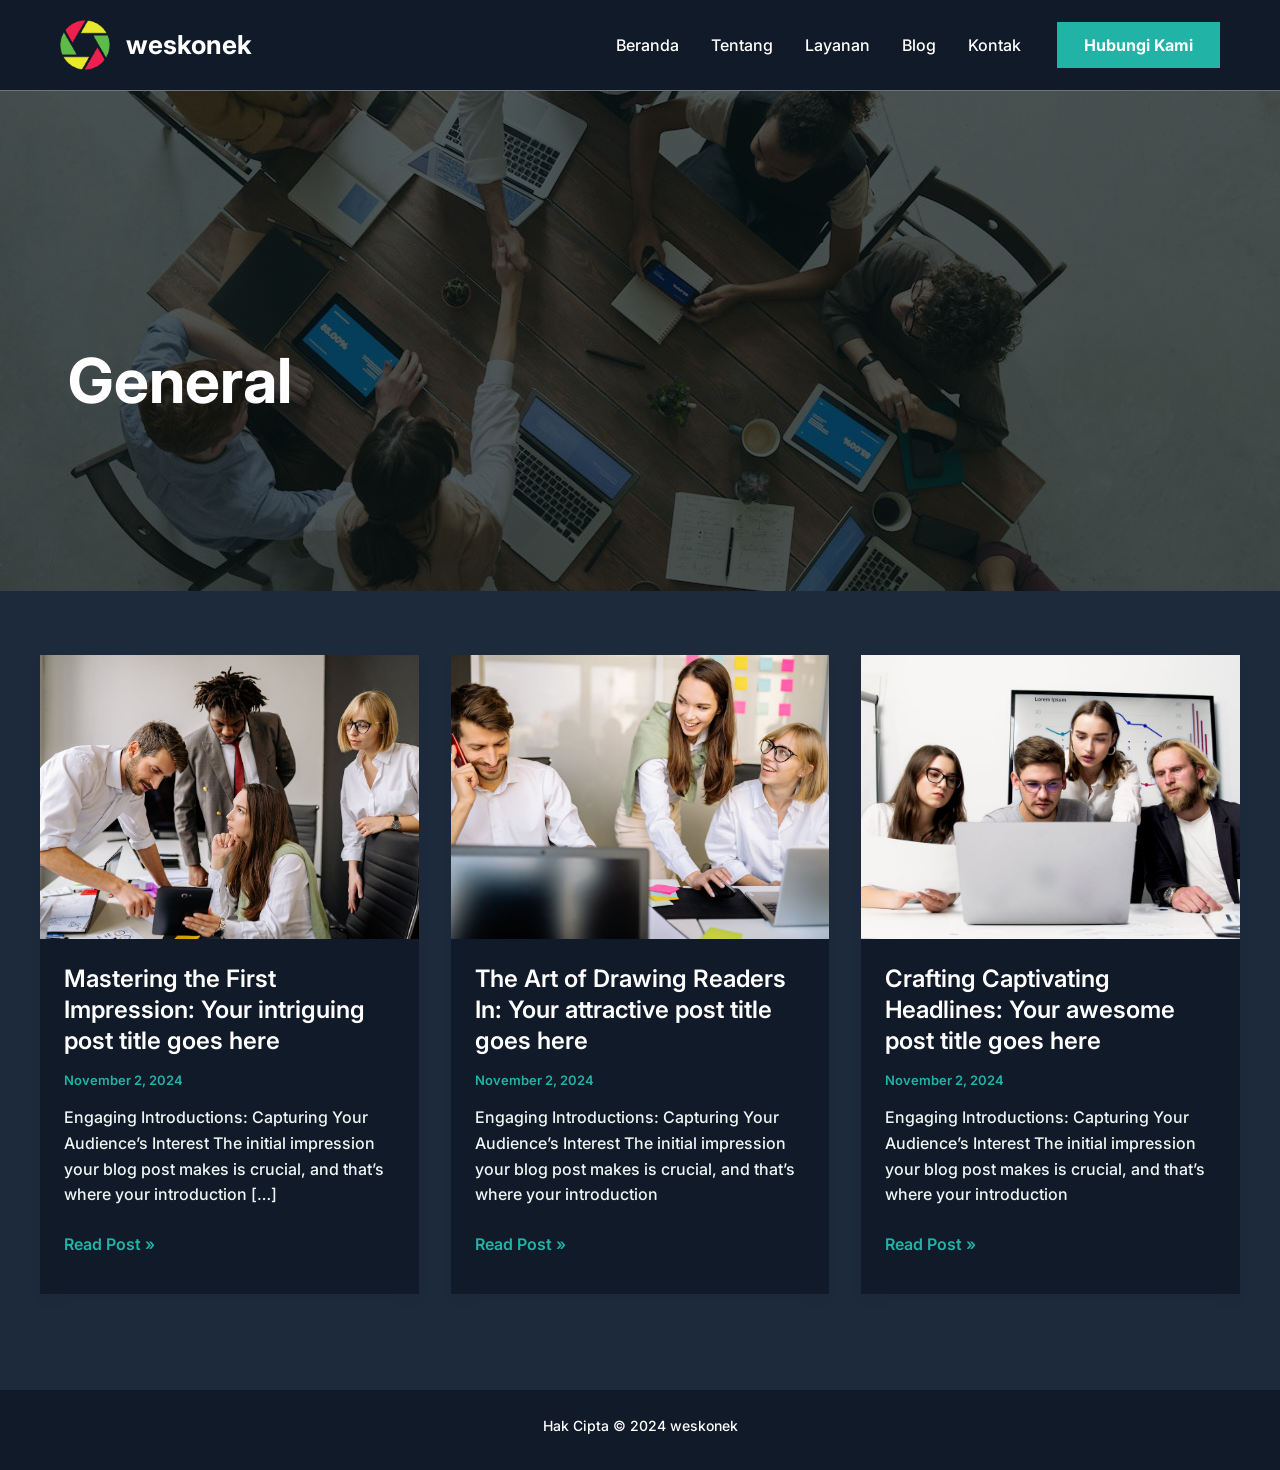
<file: category/general/index.html>
<!DOCTYPE html>
<html lang="id">
<head>
<meta charset="UTF-8">
<meta name="viewport" content="width=device-width, initial-scale=1">
	 <link rel="profile" href="https://gmpg.org/xfn/11"> 
	 <title>General &#8211; weskonek</title>
<meta name="robots" content="max-image-preview:large">
<link rel="dns-prefetch" href="//fonts.googleapis.com">
<link rel="alternate" type="application/rss+xml" title="weskonek &raquo; Feed" href="https://mohbasirudin.github.io/feed/">
<link rel="alternate" type="application/rss+xml" title="weskonek &raquo; Umpan Komentar" href="https://mohbasirudin.github.io/comments/feed/">
<link rel="alternate" type="application/rss+xml" title="weskonek &raquo; General Umpan Kategori" href="https://mohbasirudin.github.io/category/general/feed/">
<script>
window._wpemojiSettings = {"baseUrl":"https:\/\/s.w.org\/images\/core\/emoji\/15.0.3\/72x72\/","ext":".png","svgUrl":"https:\/\/s.w.org\/images\/core\/emoji\/15.0.3\/svg\/","svgExt":".svg","source":{"concatemoji":"https:\/\/mohbasirudin.github.io\/wp-includes\/js\/wp-emoji-release.min.js?ver=6.6.2"}};
/*! This file is auto-generated */
!function(i,n){var o,s,e;function c(e){try{var t={supportTests:e,timestamp:(new Date).valueOf()};sessionStorage.setItem(o,JSON.stringify(t))}catch(e){}}function p(e,t,n){e.clearRect(0,0,e.canvas.width,e.canvas.height),e.fillText(t,0,0);var t=new Uint32Array(e.getImageData(0,0,e.canvas.width,e.canvas.height).data),r=(e.clearRect(0,0,e.canvas.width,e.canvas.height),e.fillText(n,0,0),new Uint32Array(e.getImageData(0,0,e.canvas.width,e.canvas.height).data));return t.every(function(e,t){return e===r[t]})}function u(e,t,n){switch(t){case"flag":return n(e,"🏳️‍⚧️","🏳️​⚧️")?!1:!n(e,"🇺🇳","🇺​🇳")&&!n(e,"🏴󠁧󠁢󠁥󠁮󠁧󠁿","🏴​󠁧​󠁢​󠁥​󠁮​󠁧​󠁿");case"emoji":return!n(e,"🐦‍⬛","🐦​⬛")}return!1}function f(e,t,n){var r="undefined"!=typeof WorkerGlobalScope&&self instanceof WorkerGlobalScope?new OffscreenCanvas(300,150):i.createElement("canvas"),a=r.getContext("2d",{willReadFrequently:!0}),o=(a.textBaseline="top",a.font="600 32px Arial",{});return e.forEach(function(e){o[e]=t(a,e,n)}),o}function t(e){var t=i.createElement("script");t.src=e,t.defer=!0,i.head.appendChild(t)}"undefined"!=typeof Promise&&(o="wpEmojiSettingsSupports",s=["flag","emoji"],n.supports={everything:!0,everythingExceptFlag:!0},e=new Promise(function(e){i.addEventListener("DOMContentLoaded",e,{once:!0})}),new Promise(function(t){var n=function(){try{var e=JSON.parse(sessionStorage.getItem(o));if("object"==typeof e&&"number"==typeof e.timestamp&&(new Date).valueOf()<e.timestamp+604800&&"object"==typeof e.supportTests)return e.supportTests}catch(e){}return null}();if(!n){if("undefined"!=typeof Worker&&"undefined"!=typeof OffscreenCanvas&&"undefined"!=typeof URL&&URL.createObjectURL&&"undefined"!=typeof Blob)try{var e="postMessage("+f.toString()+"("+[JSON.stringify(s),u.toString(),p.toString()].join(",")+"));",r=new Blob([e],{type:"text/javascript"}),a=new Worker(URL.createObjectURL(r),{name:"wpTestEmojiSupports"});return void(a.onmessage=function(e){c(n=e.data),a.terminate(),t(n)})}catch(e){}c(n=f(s,u,p))}t(n)}).then(function(e){for(var t in e)n.supports[t]=e[t],n.supports.everything=n.supports.everything&&n.supports[t],"flag"!==t&&(n.supports.everythingExceptFlag=n.supports.everythingExceptFlag&&n.supports[t]);n.supports.everythingExceptFlag=n.supports.everythingExceptFlag&&!n.supports.flag,n.DOMReady=!1,n.readyCallback=function(){n.DOMReady=!0}}).then(function(){return e}).then(function(){var e;n.supports.everything||(n.readyCallback(),(e=n.source||{}).concatemoji?t(e.concatemoji):e.wpemoji&&e.twemoji&&(t(e.twemoji),t(e.wpemoji)))}))}((window,document),window._wpemojiSettings);
</script>
<link rel="stylesheet" id="astra-theme-css-css" href="https://mohbasirudin.github.io/wp-content/themes/astra/assets/css/minified/main.min.css?ver=4.8.3" media="all">
<style id="astra-theme-css-inline-css">:root{--ast-post-nav-space:0;--ast-container-default-xlg-padding:2.5em;--ast-container-default-lg-padding:2.5em;--ast-container-default-slg-padding:2em;--ast-container-default-md-padding:2.5em;--ast-container-default-sm-padding:2.5em;--ast-container-default-xs-padding:2.4em;--ast-container-default-xxs-padding:1.8em;--ast-code-block-background:#ECEFF3;--ast-comment-inputs-background:#F9FAFB;--ast-normal-container-width:1200px;--ast-narrow-container-width:750px;--ast-blog-title-font-weight:600;--ast-blog-meta-weight:600;}html{font-size:100%;}a{color:var(--ast-global-color-0);}a:hover,a:focus{color:var(--ast-global-color-1);}body,button,input,select,textarea,.ast-button,.ast-custom-button{font-family:'Inter',sans-serif;font-weight:500;font-size:16px;font-size:1rem;line-height:var(--ast-body-line-height,1.6);}blockquote{color:var(--ast-global-color-3);}h1,.entry-content h1,h2,.entry-content h2,h3,.entry-content h3,h4,.entry-content h4,h5,.entry-content h5,h6,.entry-content h6,.site-title,.site-title a{font-family:'Inter',sans-serif;font-weight:700;}.ast-site-identity .site-title a{color:var(--ast-global-color-2);}.site-title{font-size:26px;font-size:1.625rem;display:block;}header .custom-logo-link img{max-width:50px;width:50px;}.astra-logo-svg{width:50px;}.site-header .site-description{font-size:15px;font-size:0.9375rem;display:none;}.entry-title{font-size:24px;font-size:1.5rem;}.ast-blog-single-element.ast-taxonomy-container a{font-size:14px;font-size:0.875rem;}.ast-blog-meta-container{font-size:13px;font-size:0.8125rem;}.archive .ast-article-post .ast-article-inner,.blog .ast-article-post .ast-article-inner,.archive .ast-article-post .ast-article-inner:hover,.blog .ast-article-post .ast-article-inner:hover{border-top-left-radius:0px;border-top-right-radius:0px;border-bottom-right-radius:0px;border-bottom-left-radius:0px;overflow:hidden;}h1,.entry-content h1{font-size:62px;font-size:3.875rem;font-weight:700;font-family:'Inter',sans-serif;line-height:1.2em;}h2,.entry-content h2{font-size:40px;font-size:2.5rem;font-weight:700;font-family:'Inter',sans-serif;line-height:1.3em;}h3,.entry-content h3{font-size:23px;font-size:1.4375rem;font-weight:700;font-family:'Inter',sans-serif;line-height:1.3em;}h4,.entry-content h4{font-size:22px;font-size:1.375rem;line-height:1.3em;font-weight:700;font-family:'Inter',sans-serif;}h5,.entry-content h5{font-size:20px;font-size:1.25rem;line-height:1.4em;font-weight:600;font-family:'Inter',sans-serif;}h6,.entry-content h6{font-size:14px;font-size:0.875rem;line-height:1.6em;font-weight:700;font-family:'Inter',sans-serif;text-transform:uppercase;letter-spacing:1px;}::selection{background-color:var(--ast-global-color-0);color:#000000;}body,h1,.entry-title a,.entry-content h1,h2,.entry-content h2,h3,.entry-content h3,h4,.entry-content h4,h5,.entry-content h5,h6,.entry-content h6{color:var(--ast-global-color-3);}.tagcloud a:hover,.tagcloud a:focus,.tagcloud a.current-item{color:#000000;border-color:var(--ast-global-color-0);background-color:var(--ast-global-color-0);}input:focus,input[type="text"]:focus,input[type="email"]:focus,input[type="url"]:focus,input[type="password"]:focus,input[type="reset"]:focus,input[type="search"]:focus,textarea:focus{border-color:var(--ast-global-color-0);}input[type="radio"]:checked,input[type=reset],input[type="checkbox"]:checked,input[type="checkbox"]:hover:checked,input[type="checkbox"]:focus:checked,input[type=range]::-webkit-slider-thumb{border-color:var(--ast-global-color-0);background-color:var(--ast-global-color-0);box-shadow:none;}.site-footer a:hover + .post-count,.site-footer a:focus + .post-count{background:var(--ast-global-color-0);border-color:var(--ast-global-color-0);}.single .nav-links .nav-previous,.single .nav-links .nav-next{color:var(--ast-global-color-0);}.entry-meta,.entry-meta *{line-height:1.45;color:var(--ast-global-color-0);font-weight:600;}.entry-meta a:not(.ast-button):hover,.entry-meta a:not(.ast-button):hover *,.entry-meta a:not(.ast-button):focus,.entry-meta a:not(.ast-button):focus *,.page-links > .page-link,.page-links .page-link:hover,.post-navigation a:hover{color:var(--ast-global-color-1);}#cat option,.secondary .calendar_wrap thead a,.secondary .calendar_wrap thead a:visited{color:var(--ast-global-color-0);}.secondary .calendar_wrap #today,.ast-progress-val span{background:var(--ast-global-color-0);}.secondary a:hover + .post-count,.secondary a:focus + .post-count{background:var(--ast-global-color-0);border-color:var(--ast-global-color-0);}.calendar_wrap #today > a{color:#000000;}.page-links .page-link,.single .post-navigation a{color:var(--ast-global-color-3);}.ast-search-menu-icon .search-form button.search-submit{padding:0 4px;}.ast-search-menu-icon form.search-form{padding-right:0;}.ast-search-menu-icon.slide-search input.search-field{width:0;}.ast-header-search .ast-search-menu-icon.ast-dropdown-active .search-form,.ast-header-search .ast-search-menu-icon.ast-dropdown-active .search-field:focus{transition:all 0.2s;}.search-form input.search-field:focus{outline:none;}.ast-search-menu-icon .search-form button.search-submit:focus,.ast-theme-transparent-header .ast-header-search .ast-dropdown-active .ast-icon,.ast-theme-transparent-header .ast-inline-search .search-field:focus .ast-icon{color:var(--ast-global-color-1);}.ast-header-search .slide-search .search-form{border:2px solid var(--ast-global-color-0);}.ast-header-search .slide-search .search-field{background-color:#fff;}.ast-archive-title{color:var(--ast-global-color-2);}.widget-title,.widget .wp-block-heading{font-size:22px;font-size:1.375rem;color:var(--ast-global-color-2);}.ast-single-post .entry-content a,.ast-comment-content a:not(.ast-comment-edit-reply-wrap a){text-decoration:underline;}.ast-single-post .elementor-button-wrapper .elementor-button,.ast-single-post .entry-content .uagb-tab a,.ast-single-post .entry-content .uagb-ifb-cta a,.ast-single-post .entry-content .uabb-module-content a,.ast-single-post .entry-content .uagb-post-grid a,.ast-single-post .entry-content .uagb-timeline a,.ast-single-post .entry-content .uagb-toc__wrap a,.ast-single-post .entry-content .uagb-taxomony-box a,.ast-single-post .entry-content .woocommerce a,.entry-content .wp-block-latest-posts > li > a,.ast-single-post .entry-content .wp-block-file__button,li.ast-post-filter-single,.ast-single-post .ast-comment-content .comment-reply-link,.ast-single-post .ast-comment-content .comment-edit-link{text-decoration:none;}.ast-search-menu-icon.slide-search a:focus-visible:focus-visible,.astra-search-icon:focus-visible,#close:focus-visible,a:focus-visible,.ast-menu-toggle:focus-visible,.site .skip-link:focus-visible,.wp-block-loginout input:focus-visible,.wp-block-search.wp-block-search__button-inside .wp-block-search__inside-wrapper,.ast-header-navigation-arrow:focus-visible,.woocommerce .wc-proceed-to-checkout > .checkout-button:focus-visible,.woocommerce .woocommerce-MyAccount-navigation ul li a:focus-visible,.ast-orders-table__row .ast-orders-table__cell:focus-visible,.woocommerce .woocommerce-order-details .order-again > .button:focus-visible,.woocommerce .woocommerce-message a.button.wc-forward:focus-visible,.woocommerce #minus_qty:focus-visible,.woocommerce #plus_qty:focus-visible,a#ast-apply-coupon:focus-visible,.woocommerce .woocommerce-info a:focus-visible,.woocommerce .astra-shop-summary-wrap a:focus-visible,.woocommerce a.wc-forward:focus-visible,#ast-apply-coupon:focus-visible,.woocommerce-js .woocommerce-mini-cart-item a.remove:focus-visible,#close:focus-visible,.button.search-submit:focus-visible,#search_submit:focus,.normal-search:focus-visible,.ast-header-account-wrap:focus-visible,.woocommerce .ast-on-card-button.ast-quick-view-trigger:focus{outline-style:dotted;outline-color:inherit;outline-width:thin;}input:focus,input[type="text"]:focus,input[type="email"]:focus,input[type="url"]:focus,input[type="password"]:focus,input[type="reset"]:focus,input[type="search"]:focus,input[type="number"]:focus,textarea:focus,.wp-block-search__input:focus,[data-section="section-header-mobile-trigger"] .ast-button-wrap .ast-mobile-menu-trigger-minimal:focus,.ast-mobile-popup-drawer.active .menu-toggle-close:focus,.woocommerce-ordering select.orderby:focus,#ast-scroll-top:focus,#coupon_code:focus,.woocommerce-page #comment:focus,.woocommerce #reviews #respond input#submit:focus,.woocommerce a.add_to_cart_button:focus,.woocommerce .button.single_add_to_cart_button:focus,.woocommerce .woocommerce-cart-form button:focus,.woocommerce .woocommerce-cart-form__cart-item .quantity .qty:focus,.woocommerce .woocommerce-billing-fields .woocommerce-billing-fields__field-wrapper .woocommerce-input-wrapper > .input-text:focus,.woocommerce #order_comments:focus,.woocommerce #place_order:focus,.woocommerce .woocommerce-address-fields .woocommerce-address-fields__field-wrapper .woocommerce-input-wrapper > .input-text:focus,.woocommerce .woocommerce-MyAccount-content form button:focus,.woocommerce .woocommerce-MyAccount-content .woocommerce-EditAccountForm .woocommerce-form-row .woocommerce-Input.input-text:focus,.woocommerce .ast-woocommerce-container .woocommerce-pagination ul.page-numbers li a:focus,body #content .woocommerce form .form-row .select2-container--default .select2-selection--single:focus,#ast-coupon-code:focus,.woocommerce.woocommerce-js .quantity input[type=number]:focus,.woocommerce-js .woocommerce-mini-cart-item .quantity input[type=number]:focus,.woocommerce p#ast-coupon-trigger:focus{border-style:dotted;border-color:inherit;border-width:thin;}input{outline:none;}.ast-logo-title-inline .site-logo-img{padding-right:1em;}.site-logo-img img{ transition:all 0.2s linear;}body .ast-oembed-container *{position:absolute;top:0;width:100%;height:100%;left:0;}body .wp-block-embed-pocket-casts .ast-oembed-container *{position:unset;}.ast-single-post-featured-section + article {margin-top: 2em;}.site-content .ast-single-post-featured-section img {width: 100%;overflow: hidden;object-fit: cover;}.site > .ast-single-related-posts-container {margin-top: 0;}@media (min-width: 922px) {.ast-desktop .ast-container--narrow {max-width: var(--ast-narrow-container-width);margin: 0 auto;}}input[type="text"],input[type="number"],input[type="email"],input[type="url"],input[type="password"],input[type="search"],input[type=reset],input[type=tel],input[type=date],select,textarea{font-size:16px;font-style:normal;font-weight:400;line-height:24px;width:100%;padding:12px 16px;border-radius:4px;box-shadow:0px 1px 2px 0px rgba(0,0,0,0.05);color:var(--ast-form-input-text,#475569);}input[type="text"],input[type="number"],input[type="email"],input[type="url"],input[type="password"],input[type="search"],input[type=reset],input[type=tel],input[type=date],select{height:40px;}input[type="date"]{border-width:1px;border-style:solid;border-color:var(--ast-border-color);}input[type="text"]:focus,input[type="number"]:focus,input[type="email"]:focus,input[type="url"]:focus,input[type="password"]:focus,input[type="search"]:focus,input[type=reset]:focus,input[type="tel"]:focus,input[type="date"]:focus,select:focus,textarea:focus{border-color:#046BD2;box-shadow:none;outline:none;color:var(--ast-form-input-focus-text,#475569);}label,legend{color:#111827;font-size:14px;font-style:normal;font-weight:500;line-height:20px;}select{padding:6px 10px;}fieldset{padding:30px;border-radius:4px;}button,.ast-button,.button,input[type="button"],input[type="reset"],input[type="submit"]{border-radius:4px;box-shadow:0px 1px 2px 0px rgba(0,0,0,0.05);}:root{--ast-comment-inputs-background:#FFF;}::placeholder{color:var(--ast-form-field-color,#9CA3AF);}::-ms-input-placeholder{color:var(--ast-form-field-color,#9CA3AF);}@media (max-width:921.9px){#ast-desktop-header{display:none;}}@media (min-width:922px){#ast-mobile-header{display:none;}}.wp-block-buttons.aligncenter{justify-content:center;}@media (max-width:921px){.ast-separate-container #primary,.ast-narrow-container #primary{padding-top:0px;}}@media (max-width:544px){.ast-separate-container #primary,.ast-narrow-container #primary{padding-top:0px;}}@media (max-width:921px){.ast-separate-container #primary,.ast-narrow-container #primary{padding-bottom:0px;}}@media (max-width:544px){.ast-separate-container #primary,.ast-narrow-container #primary{padding-bottom:0px;}}.wp-block-button.is-style-outline .wp-block-button__link{border-color:var(--ast-global-color-0);border-top-width:2px;border-right-width:2px;border-bottom-width:2px;border-left-width:2px;}div.wp-block-button.is-style-outline > .wp-block-button__link:not(.has-text-color),div.wp-block-button.wp-block-button__link.is-style-outline:not(.has-text-color){color:var(--ast-global-color-0);}.wp-block-button.is-style-outline .wp-block-button__link:hover,.wp-block-buttons .wp-block-button.is-style-outline .wp-block-button__link:focus,.wp-block-buttons .wp-block-button.is-style-outline > .wp-block-button__link:not(.has-text-color):hover,.wp-block-buttons .wp-block-button.wp-block-button__link.is-style-outline:not(.has-text-color):hover{color:#ffffff;background-color:var(--ast-global-color-1);border-color:var(--ast-global-color-1);}.post-page-numbers.current .page-link,.ast-pagination .page-numbers.current{color:#000000;border-color:var(--ast-global-color-0);background-color:var(--ast-global-color-0);}.wp-block-button.is-style-outline .wp-block-button__link{border-top-width:2px;border-right-width:2px;border-bottom-width:2px;border-left-width:2px;}.wp-block-buttons .wp-block-button.is-style-outline .wp-block-button__link.wp-element-button,.ast-outline-button,.wp-block-uagb-buttons-child .uagb-buttons-repeater.ast-outline-button{border-color:var(--ast-global-color-0);border-top-width:2px;border-right-width:2px;border-bottom-width:2px;border-left-width:2px;font-family:'Inter',sans-serif;font-weight:700;font-size:16px;font-size:1rem;line-height:1em;text-transform:capitalize;padding-top:14px;padding-right:26px;padding-bottom:14px;padding-left:26px;border-top-left-radius:0px;border-top-right-radius:0px;border-bottom-right-radius:0px;border-bottom-left-radius:0px;}.wp-block-buttons .wp-block-button.is-style-outline > .wp-block-button__link:not(.has-text-color),.wp-block-buttons .wp-block-button.wp-block-button__link.is-style-outline:not(.has-text-color),.ast-outline-button{color:var(--ast-global-color-0);}.wp-block-button.is-style-outline .wp-block-button__link:hover,.wp-block-buttons .wp-block-button.is-style-outline .wp-block-button__link:focus,.wp-block-buttons .wp-block-button.is-style-outline > .wp-block-button__link:not(.has-text-color):hover,.wp-block-buttons .wp-block-button.wp-block-button__link.is-style-outline:not(.has-text-color):hover,.ast-outline-button:hover,.ast-outline-button:focus,.wp-block-uagb-buttons-child .uagb-buttons-repeater.ast-outline-button:hover,.wp-block-uagb-buttons-child .uagb-buttons-repeater.ast-outline-button:focus{color:#ffffff;background-color:var(--ast-global-color-1);border-color:var(--ast-global-color-1);}.ast-single-post .entry-content a.ast-outline-button,.ast-single-post .entry-content .is-style-outline>.wp-block-button__link{text-decoration:none;}.wp-block-button .wp-block-button__link.wp-element-button.is-style-outline:not(.has-background),.wp-block-button.is-style-outline>.wp-block-button__link.wp-element-button:not(.has-background),.ast-outline-button{background-color:transparent;}.uagb-buttons-repeater.ast-outline-button{border-radius:9999px;}@media (max-width:921px){.wp-block-buttons .wp-block-button.is-style-outline .wp-block-button__link.wp-element-button,.ast-outline-button,.wp-block-uagb-buttons-child .uagb-buttons-repeater.ast-outline-button{font-size:16px;font-size:1rem;padding-top:14px;padding-right:28px;padding-bottom:14px;padding-left:28px;border-top-left-radius:0px;border-top-right-radius:0px;border-bottom-right-radius:0px;border-bottom-left-radius:0px;}}@media (max-width:544px){.wp-block-buttons .wp-block-button.is-style-outline .wp-block-button__link.wp-element-button,.ast-outline-button,.wp-block-uagb-buttons-child .uagb-buttons-repeater.ast-outline-button{font-size:14px;font-size:0.875rem;padding-top:12px;padding-right:24px;padding-bottom:12px;padding-left:24px;border-top-left-radius:0px;border-top-right-radius:0px;border-bottom-right-radius:0px;border-bottom-left-radius:0px;}}.entry-content[data-ast-blocks-layout] > figure{margin-bottom:1em;}h1.widget-title{font-weight:700;}h2.widget-title{font-weight:700;}h3.widget-title{font-weight:700;}#page{display:flex;flex-direction:column;min-height:100vh;}.ast-404-layout-1 h1.page-title{color:var(--ast-global-color-2);}.single .post-navigation a{line-height:1em;height:inherit;}.error-404 .page-sub-title{font-size:1.5rem;font-weight:inherit;}.search .site-content .content-area .search-form{margin-bottom:0;}#page .site-content{flex-grow:1;}.widget{margin-bottom:1.25em;}#secondary li{line-height:1.5em;}#secondary .wp-block-group h2{margin-bottom:0.7em;}#secondary h2{font-size:1.7rem;}.ast-separate-container .ast-article-post,.ast-separate-container .ast-article-single,.ast-separate-container .comment-respond{padding:3em;}.ast-separate-container .ast-article-single .ast-article-single{padding:0;}.ast-article-single .wp-block-post-template-is-layout-grid{padding-left:0;}.ast-separate-container .comments-title,.ast-narrow-container .comments-title{padding:1.5em 2em;}.ast-page-builder-template .comment-form-textarea,.ast-comment-formwrap .ast-grid-common-col{padding:0;}.ast-comment-formwrap{padding:0;display:inline-flex;column-gap:20px;width:100%;margin-left:0;margin-right:0;}.comments-area textarea#comment:focus,.comments-area textarea#comment:active,.comments-area .ast-comment-formwrap input[type="text"]:focus,.comments-area .ast-comment-formwrap input[type="text"]:active {box-shadow:none;outline:none;}.archive.ast-page-builder-template .entry-header{margin-top:2em;}.ast-page-builder-template .ast-comment-formwrap{width:100%;}.entry-title{margin-bottom:0.6em;}.ast-archive-description p{font-size:inherit;font-weight:inherit;line-height:inherit;}.ast-separate-container .ast-comment-list li.depth-1,.hentry{margin-bottom:1.5em;}.site-content section.ast-archive-description{margin-bottom:2em;}@media (min-width:921px){.ast-left-sidebar.ast-page-builder-template #secondary,.archive.ast-right-sidebar.ast-page-builder-template .site-main{padding-left:20px;padding-right:20px;}}@media (max-width:544px){.ast-comment-formwrap.ast-row{column-gap:10px;display:inline-block;}#ast-commentform .ast-grid-common-col{position:relative;width:100%;}}@media (min-width:1201px){.ast-separate-container .ast-article-post,.ast-separate-container .ast-article-single,.ast-separate-container .ast-author-box,.ast-separate-container .ast-404-layout-1,.ast-separate-container .no-results{padding:3em;}}@media (max-width:921px){.ast-separate-container #primary,.ast-separate-container #secondary{padding:1.5em 0;}#primary,#secondary{padding:1.5em 0;margin:0;}.ast-left-sidebar #content > .ast-container{display:flex;flex-direction:column-reverse;width:100%;}}@media (min-width:922px){.ast-separate-container.ast-right-sidebar #primary,.ast-separate-container.ast-left-sidebar #primary{border:0;}.search-no-results.ast-separate-container #primary{margin-bottom:4em;}}.wp-block-button .wp-block-button__link{color:#ffffff;}.wp-block-button .wp-block-button__link:hover,.wp-block-button .wp-block-button__link:focus{color:#ffffff;background-color:var(--ast-global-color-1);border-color:var(--ast-global-color-1);}.wp-block-button .wp-block-button__link,.wp-block-search .wp-block-search__button,body .wp-block-file .wp-block-file__button{border-style:solid;border-top-width:2px;border-right-width:2px;border-left-width:2px;border-bottom-width:2px;border-color:var(--ast-global-color-0);background-color:var(--ast-global-color-0);color:#ffffff;font-family:'Inter',sans-serif;font-weight:700;line-height:1em;text-transform:capitalize;font-size:16px;font-size:1rem;border-top-left-radius:0px;border-top-right-radius:0px;border-bottom-right-radius:0px;border-bottom-left-radius:0px;padding-top:14px;padding-right:26px;padding-bottom:14px;padding-left:26px;}.ast-single-post .entry-content .wp-block-button .wp-block-button__link,.ast-single-post .entry-content .wp-block-search .wp-block-search__button,body .entry-content .wp-block-file .wp-block-file__button{text-decoration:none;}@media (max-width:921px){.wp-block-button .wp-block-button__link,.wp-block-search .wp-block-search__button,body .wp-block-file .wp-block-file__button{font-size:16px;font-size:1rem;padding-top:14px;padding-right:28px;padding-bottom:14px;padding-left:28px;border-top-left-radius:0px;border-top-right-radius:0px;border-bottom-right-radius:0px;border-bottom-left-radius:0px;}}@media (max-width:544px){.wp-block-button .wp-block-button__link,.wp-block-search .wp-block-search__button,body .wp-block-file .wp-block-file__button{font-size:14px;font-size:0.875rem;padding-top:12px;padding-right:24px;padding-bottom:12px;padding-left:24px;border-top-left-radius:0px;border-top-right-radius:0px;border-bottom-right-radius:0px;border-bottom-left-radius:0px;}}.menu-toggle,button,.ast-button,.ast-custom-button,.button,input#submit,input[type="button"],input[type="submit"],input[type="reset"],#comments .submit,.search .search-submit,form[CLASS*="wp-block-search__"].wp-block-search .wp-block-search__inside-wrapper .wp-block-search__button,body .wp-block-file .wp-block-file__button,.search .search-submit,.woocommerce-js a.button,.woocommerce button.button,.woocommerce .woocommerce-message a.button,.woocommerce #respond input#submit.alt,.woocommerce input.button.alt,.woocommerce input.button,.woocommerce input.button:disabled,.woocommerce input.button:disabled[disabled],.woocommerce input.button:disabled:hover,.woocommerce input.button:disabled[disabled]:hover,.woocommerce #respond input#submit,.woocommerce button.button.alt.disabled,.wc-block-grid__products .wc-block-grid__product .wp-block-button__link,.wc-block-grid__product-onsale,[CLASS*="wc-block"] button,.woocommerce-js .astra-cart-drawer .astra-cart-drawer-content .woocommerce-mini-cart__buttons .button:not(.checkout):not(.ast-continue-shopping),.woocommerce-js .astra-cart-drawer .astra-cart-drawer-content .woocommerce-mini-cart__buttons a.checkout,.woocommerce button.button.alt.disabled.wc-variation-selection-needed,[CLASS*="wc-block"] .wc-block-components-button{border-style:solid;border-top-width:2px;border-right-width:2px;border-left-width:2px;border-bottom-width:2px;color:#ffffff;border-color:var(--ast-global-color-0);background-color:var(--ast-global-color-0);padding-top:14px;padding-right:26px;padding-bottom:14px;padding-left:26px;font-family:'Inter',sans-serif;font-weight:700;font-size:16px;font-size:1rem;line-height:1em;text-transform:capitalize;border-top-left-radius:0px;border-top-right-radius:0px;border-bottom-right-radius:0px;border-bottom-left-radius:0px;}button:focus,.menu-toggle:hover,button:hover,.ast-button:hover,.ast-custom-button:hover .button:hover,.ast-custom-button:hover ,input[type=reset]:hover,input[type=reset]:focus,input#submit:hover,input#submit:focus,input[type="button"]:hover,input[type="button"]:focus,input[type="submit"]:hover,input[type="submit"]:focus,form[CLASS*="wp-block-search__"].wp-block-search .wp-block-search__inside-wrapper .wp-block-search__button:hover,form[CLASS*="wp-block-search__"].wp-block-search .wp-block-search__inside-wrapper .wp-block-search__button:focus,body .wp-block-file .wp-block-file__button:hover,body .wp-block-file .wp-block-file__button:focus,.woocommerce-js a.button:hover,.woocommerce button.button:hover,.woocommerce .woocommerce-message a.button:hover,.woocommerce #respond input#submit:hover,.woocommerce #respond input#submit.alt:hover,.woocommerce input.button.alt:hover,.woocommerce input.button:hover,.woocommerce button.button.alt.disabled:hover,.wc-block-grid__products .wc-block-grid__product .wp-block-button__link:hover,[CLASS*="wc-block"] button:hover,.woocommerce-js .astra-cart-drawer .astra-cart-drawer-content .woocommerce-mini-cart__buttons .button:not(.checkout):not(.ast-continue-shopping):hover,.woocommerce-js .astra-cart-drawer .astra-cart-drawer-content .woocommerce-mini-cart__buttons a.checkout:hover,.woocommerce button.button.alt.disabled.wc-variation-selection-needed:hover,[CLASS*="wc-block"] .wc-block-components-button:hover,[CLASS*="wc-block"] .wc-block-components-button:focus{color:#ffffff;background-color:var(--ast-global-color-1);border-color:var(--ast-global-color-1);}form[CLASS*="wp-block-search__"].wp-block-search .wp-block-search__inside-wrapper .wp-block-search__button.has-icon{padding-top:calc(14px - 3px);padding-right:calc(26px - 3px);padding-bottom:calc(14px - 3px);padding-left:calc(26px - 3px);}@media (max-width:921px){.menu-toggle,button,.ast-button,.ast-custom-button,.button,input#submit,input[type="button"],input[type="submit"],input[type="reset"],#comments .submit,.search .search-submit,form[CLASS*="wp-block-search__"].wp-block-search .wp-block-search__inside-wrapper .wp-block-search__button,body .wp-block-file .wp-block-file__button,.search .search-submit,.woocommerce-js a.button,.woocommerce button.button,.woocommerce .woocommerce-message a.button,.woocommerce #respond input#submit.alt,.woocommerce input.button.alt,.woocommerce input.button,.woocommerce input.button:disabled,.woocommerce input.button:disabled[disabled],.woocommerce input.button:disabled:hover,.woocommerce input.button:disabled[disabled]:hover,.woocommerce #respond input#submit,.woocommerce button.button.alt.disabled,.wc-block-grid__products .wc-block-grid__product .wp-block-button__link,.wc-block-grid__product-onsale,[CLASS*="wc-block"] button,.woocommerce-js .astra-cart-drawer .astra-cart-drawer-content .woocommerce-mini-cart__buttons .button:not(.checkout):not(.ast-continue-shopping),.woocommerce-js .astra-cart-drawer .astra-cart-drawer-content .woocommerce-mini-cart__buttons a.checkout,.woocommerce button.button.alt.disabled.wc-variation-selection-needed,[CLASS*="wc-block"] .wc-block-components-button{padding-top:14px;padding-right:28px;padding-bottom:14px;padding-left:28px;font-size:16px;font-size:1rem;border-top-left-radius:0px;border-top-right-radius:0px;border-bottom-right-radius:0px;border-bottom-left-radius:0px;}}@media (max-width:544px){.menu-toggle,button,.ast-button,.ast-custom-button,.button,input#submit,input[type="button"],input[type="submit"],input[type="reset"],#comments .submit,.search .search-submit,form[CLASS*="wp-block-search__"].wp-block-search .wp-block-search__inside-wrapper .wp-block-search__button,body .wp-block-file .wp-block-file__button,.search .search-submit,.woocommerce-js a.button,.woocommerce button.button,.woocommerce .woocommerce-message a.button,.woocommerce #respond input#submit.alt,.woocommerce input.button.alt,.woocommerce input.button,.woocommerce input.button:disabled,.woocommerce input.button:disabled[disabled],.woocommerce input.button:disabled:hover,.woocommerce input.button:disabled[disabled]:hover,.woocommerce #respond input#submit,.woocommerce button.button.alt.disabled,.wc-block-grid__products .wc-block-grid__product .wp-block-button__link,.wc-block-grid__product-onsale,[CLASS*="wc-block"] button,.woocommerce-js .astra-cart-drawer .astra-cart-drawer-content .woocommerce-mini-cart__buttons .button:not(.checkout):not(.ast-continue-shopping),.woocommerce-js .astra-cart-drawer .astra-cart-drawer-content .woocommerce-mini-cart__buttons a.checkout,.woocommerce button.button.alt.disabled.wc-variation-selection-needed,[CLASS*="wc-block"] .wc-block-components-button{padding-top:12px;padding-right:24px;padding-bottom:12px;padding-left:24px;font-size:14px;font-size:0.875rem;border-top-left-radius:0px;border-top-right-radius:0px;border-bottom-right-radius:0px;border-bottom-left-radius:0px;}}@media (max-width:921px){.menu-toggle,button,.ast-button,.button,input#submit,input[type="button"],input[type="submit"],input[type="reset"]{font-size:16px;font-size:1rem;}.ast-mobile-header-stack .main-header-bar .ast-search-menu-icon{display:inline-block;}.ast-header-break-point.ast-header-custom-item-outside .ast-mobile-header-stack .main-header-bar .ast-search-icon{margin:0;}.ast-comment-avatar-wrap img{max-width:2.5em;}.ast-comment-meta{padding:0 1.8888em 1.3333em;}}@media (min-width:544px){.ast-container{max-width:100%;}}@media (max-width:544px){.ast-separate-container .ast-article-post,.ast-separate-container .ast-article-single,.ast-separate-container .comments-title,.ast-separate-container .ast-archive-description{padding:1.5em 1em;}.ast-separate-container #content .ast-container{padding-left:0.54em;padding-right:0.54em;}.ast-separate-container .ast-comment-list .bypostauthor{padding:.5em;}.ast-search-menu-icon.ast-dropdown-active .search-field{width:170px;}.menu-toggle,button,.ast-button,.button,input#submit,input[type="button"],input[type="submit"],input[type="reset"]{font-size:14px;font-size:0.875rem;}} #ast-mobile-header .ast-site-header-cart-li a{pointer-events:none;}.ast-separate-container{background-color:var(--ast-global-color-4);background-image:none;}@media (max-width:921px){.site-title{font-size:22px;font-size:1.375rem;display:block;}.site-header .site-description{display:none;}.entry-title{font-size:22px;font-size:1.375rem;}h1,.entry-content h1{font-size:44px;}h2,.entry-content h2{font-size:30px;}h3,.entry-content h3{font-size:26px;}h4,.entry-content h4{font-size:22px;font-size:1.375rem;}h5,.entry-content h5{font-size:18px;font-size:1.125rem;}h6,.entry-content h6{font-size:14px;font-size:0.875rem;}body,.ast-separate-container{background-color:var(--ast-global-color-4);background-image:none;}}@media (max-width:544px){.site-title{font-size:20px;font-size:1.25rem;display:block;}.site-header .site-description{display:none;}.entry-title{font-size:20px;font-size:1.25rem;}h1,.entry-content h1{font-size:38px;}h2,.entry-content h2{font-size:28px;}h3,.entry-content h3{font-size:24px;}h4,.entry-content h4{font-size:20px;font-size:1.25rem;}h5,.entry-content h5{font-size:16px;font-size:1rem;}h6,.entry-content h6{font-size:14px;font-size:0.875rem;}body,.ast-separate-container{background-color:var(--ast-global-color-4);background-image:none;}}@media (max-width:921px){html{font-size:91.2%;}}@media (max-width:544px){html{font-size:91.2%;}}@media (min-width:922px){.ast-container{max-width:1240px;}}@media (min-width:922px){.site-content .ast-container{display:flex;}}@media (max-width:921px){.site-content .ast-container{flex-direction:column;}}.ast-blog-layout-4-grid .ast-article-post{width:33.33%;margin-bottom:2em;border-bottom:0;background-color:transparent;}.ast-blog-layout-4-grid .ast-article-inner .wp-post-image{width:100%;}.ast-article-inner{padding:1.5em;}.ast-blog-layout-4-grid .ast-row{display:flex;flex-wrap:wrap;flex-flow:row wrap;align-items:stretch;}.ast-separate-container .ast-blog-layout-4-grid .ast-article-post{padding:0 1em 0;}.ast-separate-container.ast-desktop .ast-blog-layout-4-grid .ast-row{margin-left:-1em;margin-right:-1em;}.ast-blog-layout-4-grid .ast-article-inner{box-shadow:0px 6px 15px -2px rgba(16,24,40,0.05);}.ast-separate-container .ast-blog-layout-4-grid .ast-article-inner,.ast-plain-container .ast-blog-layout-4-grid .ast-article-inner{height:100%;}.ast-row .blog-layout-4 .post-content,.blog-layout-4 .post-thumb{padding-left:0;padding-right:0;}.ast-article-post.remove-featured-img-padding .blog-layout-4 .post-content .ast-blog-featured-section:first-child .post-thumb-img-content{margin-top:-1.5em;}.ast-article-post.remove-featured-img-padding .blog-layout-4 .post-content .ast-blog-featured-section .post-thumb-img-content{margin-left:-1.5em;margin-right:-1.5em;}@media (max-width:921px){.ast-blog-layout-4-grid .ast-article-post{width:100%;}}.ast-blog-layout-6-grid .ast-blog-featured-section:before {content: "";}.ast-article-post .post-thumb-img-content img{aspect-ratio:4/3;width:100%;}.ast-article-post .post-thumb-img-content img{object-fit:cover;}.ast-article-post .post-thumb-img-content{overflow:hidden;}.ast-article-post .post-thumb-img-content img{transform:scale(1);transition:transform .5s ease;}.ast-article-post:hover .post-thumb-img-content img{transform:scale(1.1);}.cat-links.badge a,.tags-links.badge a {padding: 4px 8px;border-radius: 3px;font-weight: 400;}.cat-links.underline a,.tags-links.underline a{text-decoration: underline;}@media (min-width:922px){.main-header-menu .sub-menu .menu-item.ast-left-align-sub-menu:hover > .sub-menu,.main-header-menu .sub-menu .menu-item.ast-left-align-sub-menu.focus > .sub-menu{margin-left:-0px;}}.entry-content li > p{margin-bottom:0;}.site .comments-area{padding-top:2em;padding-bottom:2em;margin-top:2em;}.wp-block-file {display: flex;align-items: center;flex-wrap: wrap;justify-content: space-between;}.wp-block-pullquote {border: none;}.wp-block-pullquote blockquote::before {content: "\201D";font-family: "Helvetica",sans-serif;display: flex;transform: rotate( 180deg );font-size: 6rem;font-style: normal;line-height: 1;font-weight: bold;align-items: center;justify-content: center;}.has-text-align-right > blockquote::before {justify-content: flex-start;}.has-text-align-left > blockquote::before {justify-content: flex-end;}figure.wp-block-pullquote.is-style-solid-color blockquote {max-width: 100%;text-align: inherit;}:root {--wp--custom--ast-default-block-top-padding: 100px;--wp--custom--ast-default-block-right-padding: 80px;--wp--custom--ast-default-block-bottom-padding: 100px;--wp--custom--ast-default-block-left-padding: 80px;--wp--custom--ast-container-width: 1200px;--wp--custom--ast-content-width-size: 1200px;--wp--custom--ast-wide-width-size: calc(1200px + var(--wp--custom--ast-default-block-left-padding) + var(--wp--custom--ast-default-block-right-padding));}.ast-narrow-container {--wp--custom--ast-content-width-size: 750px;--wp--custom--ast-wide-width-size: 750px;}@media(max-width: 921px) {:root {--wp--custom--ast-default-block-top-padding: 50px;--wp--custom--ast-default-block-right-padding: 50px;--wp--custom--ast-default-block-bottom-padding: 50px;--wp--custom--ast-default-block-left-padding: 50px;}}@media(max-width: 544px) {:root {--wp--custom--ast-default-block-top-padding: 50px;--wp--custom--ast-default-block-right-padding: 30px;--wp--custom--ast-default-block-bottom-padding: 50px;--wp--custom--ast-default-block-left-padding: 30px;}}.entry-content > .wp-block-group,.entry-content > .wp-block-cover,.entry-content > .wp-block-columns {padding-top: var(--wp--custom--ast-default-block-top-padding);padding-right: var(--wp--custom--ast-default-block-right-padding);padding-bottom: var(--wp--custom--ast-default-block-bottom-padding);padding-left: var(--wp--custom--ast-default-block-left-padding);}.ast-plain-container.ast-no-sidebar .entry-content > .alignfull,.ast-page-builder-template .ast-no-sidebar .entry-content > .alignfull {margin-left: calc( -50vw + 50%);margin-right: calc( -50vw + 50%);max-width: 100vw;width: 100vw;}.ast-plain-container.ast-no-sidebar .entry-content .alignfull .alignfull,.ast-page-builder-template.ast-no-sidebar .entry-content .alignfull .alignfull,.ast-plain-container.ast-no-sidebar .entry-content .alignfull .alignwide,.ast-page-builder-template.ast-no-sidebar .entry-content .alignfull .alignwide,.ast-plain-container.ast-no-sidebar .entry-content .alignwide .alignfull,.ast-page-builder-template.ast-no-sidebar .entry-content .alignwide .alignfull,.ast-plain-container.ast-no-sidebar .entry-content .alignwide .alignwide,.ast-page-builder-template.ast-no-sidebar .entry-content .alignwide .alignwide,.ast-plain-container.ast-no-sidebar .entry-content .wp-block-column .alignfull,.ast-page-builder-template.ast-no-sidebar .entry-content .wp-block-column .alignfull,.ast-plain-container.ast-no-sidebar .entry-content .wp-block-column .alignwide,.ast-page-builder-template.ast-no-sidebar .entry-content .wp-block-column .alignwide {margin-left: auto;margin-right: auto;width: 100%;}[data-ast-blocks-layout] .wp-block-separator:not(.is-style-dots) {height: 0;}[data-ast-blocks-layout] .wp-block-separator {margin: 20px auto;}[data-ast-blocks-layout] .wp-block-separator:not(.is-style-wide):not(.is-style-dots) {max-width: 100px;}[data-ast-blocks-layout] .wp-block-separator.has-background {padding: 0;}.entry-content[data-ast-blocks-layout] > * {max-width: var(--wp--custom--ast-content-width-size);margin-left: auto;margin-right: auto;}.entry-content[data-ast-blocks-layout] > .alignwide {max-width: var(--wp--custom--ast-wide-width-size);}.entry-content[data-ast-blocks-layout] .alignfull {max-width: none;}.ast-full-width-layout .entry-content[data-ast-blocks-layout] .is-layout-constrained.wp-block-cover-is-layout-constrained > *,.ast-full-width-layout .entry-content[data-ast-blocks-layout] .is-layout-constrained.wp-block-group-is-layout-constrained > * {max-width: var(--wp--custom--ast-content-width-size);margin-left: auto;margin-right: auto;}.entry-content .wp-block-columns {margin-bottom: 0;}blockquote {margin: 1.5em;border-color: rgba(0,0,0,0.05);}.wp-block-quote:not(.has-text-align-right):not(.has-text-align-center) {border-left: 5px solid rgba(0,0,0,0.05);}.has-text-align-right > blockquote,blockquote.has-text-align-right {border-right: 5px solid rgba(0,0,0,0.05);}.has-text-align-left > blockquote,blockquote.has-text-align-left {border-left: 5px solid rgba(0,0,0,0.05);}.wp-block-site-tagline,.wp-block-latest-posts .read-more {margin-top: 15px;}.wp-block-loginout p label {display: block;}.wp-block-loginout p:not(.login-remember):not(.login-submit) input {width: 100%;}.wp-block-loginout input:focus {border-color: transparent;}.wp-block-loginout input:focus {outline: thin dotted;}.entry-content .wp-block-media-text .wp-block-media-text__content {padding: 0 0 0 8%;}.entry-content .wp-block-media-text.has-media-on-the-right .wp-block-media-text__content {padding: 0 8% 0 0;}.entry-content .wp-block-media-text.has-background .wp-block-media-text__content {padding: 8%;}.entry-content .wp-block-cover:not([class*="background-color"]) .wp-block-cover__inner-container,.entry-content .wp-block-cover:not([class*="background-color"]) .wp-block-cover-image-text,.entry-content .wp-block-cover:not([class*="background-color"]) .wp-block-cover-text,.entry-content .wp-block-cover-image:not([class*="background-color"]) .wp-block-cover__inner-container,.entry-content .wp-block-cover-image:not([class*="background-color"]) .wp-block-cover-image-text,.entry-content .wp-block-cover-image:not([class*="background-color"]) .wp-block-cover-text {color: var(--ast-global-color-5);}.wp-block-loginout .login-remember input {width: 1.1rem;height: 1.1rem;margin: 0 5px 4px 0;vertical-align: middle;}.wp-block-latest-posts > li > *:first-child,.wp-block-latest-posts:not(.is-grid) > li:first-child {margin-top: 0;}.entry-content .wp-block-buttons,.entry-content .wp-block-uagb-buttons {margin-bottom: 1.5em;}.wp-block-search__inside-wrapper .wp-block-search__input {padding: 0 10px;color: var(--ast-global-color-3);background: var(--ast-global-color-5);border-color: var(--ast-border-color);}.wp-block-latest-posts .read-more {margin-bottom: 1.5em;}.wp-block-search__no-button .wp-block-search__inside-wrapper .wp-block-search__input {padding-top: 5px;padding-bottom: 5px;}.wp-block-latest-posts .wp-block-latest-posts__post-date,.wp-block-latest-posts .wp-block-latest-posts__post-author {font-size: 1rem;}.wp-block-latest-posts > li > *,.wp-block-latest-posts:not(.is-grid) > li {margin-top: 12px;margin-bottom: 12px;}.ast-page-builder-template .entry-content[data-ast-blocks-layout] > *,.ast-page-builder-template .entry-content[data-ast-blocks-layout] > .alignfull > * {max-width: none;}.ast-page-builder-template .entry-content[data-ast-blocks-layout] > .alignwide > * {max-width: var(--wp--custom--ast-wide-width-size);}.ast-page-builder-template .entry-content[data-ast-blocks-layout] > .inherit-container-width > *,.ast-page-builder-template .entry-content[data-ast-blocks-layout] > * > *,.entry-content[data-ast-blocks-layout] > .wp-block-cover .wp-block-cover__inner-container {max-width: var(--wp--custom--ast-content-width-size) ;margin-left: auto;margin-right: auto;}.entry-content[data-ast-blocks-layout] .wp-block-cover:not(.alignleft):not(.alignright) {width: auto;}@media(max-width: 1200px) {.ast-separate-container .entry-content > .alignfull,.ast-separate-container .entry-content[data-ast-blocks-layout] > .alignwide,.ast-plain-container .entry-content[data-ast-blocks-layout] > .alignwide,.ast-plain-container .entry-content .alignfull {margin-left: calc(-1 * min(var(--ast-container-default-xlg-padding),20px)) ;margin-right: calc(-1 * min(var(--ast-container-default-xlg-padding),20px));}}@media(min-width: 1201px) {.ast-separate-container .entry-content > .alignfull {margin-left: calc(-1 * var(--ast-container-default-xlg-padding) );margin-right: calc(-1 * var(--ast-container-default-xlg-padding) );}.ast-separate-container .entry-content[data-ast-blocks-layout] > .alignwide,.ast-plain-container .entry-content[data-ast-blocks-layout] > .alignwide {margin-left: calc(-1 * var(--wp--custom--ast-default-block-left-padding) );margin-right: calc(-1 * var(--wp--custom--ast-default-block-right-padding) );}}@media(min-width: 921px) {.ast-separate-container .entry-content .wp-block-group.alignwide:not(.inherit-container-width) > :where(:not(.alignleft):not(.alignright)),.ast-plain-container .entry-content .wp-block-group.alignwide:not(.inherit-container-width) > :where(:not(.alignleft):not(.alignright)) {max-width: calc( var(--wp--custom--ast-content-width-size) + 80px );}.ast-plain-container.ast-right-sidebar .entry-content[data-ast-blocks-layout] .alignfull,.ast-plain-container.ast-left-sidebar .entry-content[data-ast-blocks-layout] .alignfull {margin-left: -60px;margin-right: -60px;}}@media(min-width: 544px) {.entry-content > .alignleft {margin-right: 20px;}.entry-content > .alignright {margin-left: 20px;}}@media (max-width:544px){.wp-block-columns .wp-block-column:not(:last-child){margin-bottom:20px;}.wp-block-latest-posts{margin:0;}}@media( max-width: 600px ) {.entry-content .wp-block-media-text .wp-block-media-text__content,.entry-content .wp-block-media-text.has-media-on-the-right .wp-block-media-text__content {padding: 8% 0 0;}.entry-content .wp-block-media-text.has-background .wp-block-media-text__content {padding: 8%;}}.ast-narrow-container .site-content .wp-block-uagb-image--align-full .wp-block-uagb-image__figure {max-width: 100%;margin-left: auto;margin-right: auto;}.entry-content ul,.entry-content ol {padding: revert;margin: revert;padding-left: 20px;}:root .has-ast-global-color-0-color{color:var(--ast-global-color-0);}:root .has-ast-global-color-0-background-color{background-color:var(--ast-global-color-0);}:root .wp-block-button .has-ast-global-color-0-color{color:var(--ast-global-color-0);}:root .wp-block-button .has-ast-global-color-0-background-color{background-color:var(--ast-global-color-0);}:root .has-ast-global-color-1-color{color:var(--ast-global-color-1);}:root .has-ast-global-color-1-background-color{background-color:var(--ast-global-color-1);}:root .wp-block-button .has-ast-global-color-1-color{color:var(--ast-global-color-1);}:root .wp-block-button .has-ast-global-color-1-background-color{background-color:var(--ast-global-color-1);}:root .has-ast-global-color-2-color{color:var(--ast-global-color-2);}:root .has-ast-global-color-2-background-color{background-color:var(--ast-global-color-2);}:root .wp-block-button .has-ast-global-color-2-color{color:var(--ast-global-color-2);}:root .wp-block-button .has-ast-global-color-2-background-color{background-color:var(--ast-global-color-2);}:root .has-ast-global-color-3-color{color:var(--ast-global-color-3);}:root .has-ast-global-color-3-background-color{background-color:var(--ast-global-color-3);}:root .wp-block-button .has-ast-global-color-3-color{color:var(--ast-global-color-3);}:root .wp-block-button .has-ast-global-color-3-background-color{background-color:var(--ast-global-color-3);}:root .has-ast-global-color-4-color{color:var(--ast-global-color-4);}:root .has-ast-global-color-4-background-color{background-color:var(--ast-global-color-4);}:root .wp-block-button .has-ast-global-color-4-color{color:var(--ast-global-color-4);}:root .wp-block-button .has-ast-global-color-4-background-color{background-color:var(--ast-global-color-4);}:root .has-ast-global-color-5-color{color:var(--ast-global-color-5);}:root .has-ast-global-color-5-background-color{background-color:var(--ast-global-color-5);}:root .wp-block-button .has-ast-global-color-5-color{color:var(--ast-global-color-5);}:root .wp-block-button .has-ast-global-color-5-background-color{background-color:var(--ast-global-color-5);}:root .has-ast-global-color-6-color{color:var(--ast-global-color-6);}:root .has-ast-global-color-6-background-color{background-color:var(--ast-global-color-6);}:root .wp-block-button .has-ast-global-color-6-color{color:var(--ast-global-color-6);}:root .wp-block-button .has-ast-global-color-6-background-color{background-color:var(--ast-global-color-6);}:root .has-ast-global-color-7-color{color:var(--ast-global-color-7);}:root .has-ast-global-color-7-background-color{background-color:var(--ast-global-color-7);}:root .wp-block-button .has-ast-global-color-7-color{color:var(--ast-global-color-7);}:root .wp-block-button .has-ast-global-color-7-background-color{background-color:var(--ast-global-color-7);}:root .has-ast-global-color-8-color{color:var(--ast-global-color-8);}:root .has-ast-global-color-8-background-color{background-color:var(--ast-global-color-8);}:root .wp-block-button .has-ast-global-color-8-color{color:var(--ast-global-color-8);}:root .wp-block-button .has-ast-global-color-8-background-color{background-color:var(--ast-global-color-8);}:root{--ast-global-color-0:#21B4A6;--ast-global-color-1:#0FAF9F;--ast-global-color-2:#FFFFFF;--ast-global-color-3:#EDF6F3;--ast-global-color-4:#1C2A3C;--ast-global-color-5:#111A28;--ast-global-color-6:#4E4E4E;--ast-global-color-7:#061314;--ast-global-color-8:#222222;}:root {--ast-border-color : var(--ast-global-color-6);}.ast-archive-entry-banner {-js-display: flex;display: flex;flex-direction: column;justify-content: center;text-align: center;position: relative;background: #eeeeee;}.ast-archive-entry-banner[data-banner-width-type="custom"] {margin: 0 auto;width: 100%;}.ast-archive-entry-banner[data-banner-layout="layout-1"] {background: inherit;padding: 20px 0;text-align: left;}.ast-archive-entry-banner[data-post-type="post"]{text-align:left;justify-content:center;min-height:500px;padding-top:5em;padding-right:3em;padding-bottom:0em;padding-left:3em;}.ast-archive-entry-banner[data-post-type="post"] .ast-container{width:100%;}.ast-archive-entry-banner[data-post-type="post"] .ast-container h1{color:#ffffff;font-family:'Inter',sans-serif;font-weight:700;font-size:62px;font-size:3.875rem;line-height:1.2em;}.ast-page-builder-template .ast-archive-entry-banner[data-post-type="post"] .ast-container{max-width:100%;}.ast-narrow-container .ast-archive-entry-banner[data-post-type="post"] .ast-container{max-width:750px;}.ast-archive-entry-banner[data-post-type="post"] .ast-container > *:not(:last-child){margin-bottom:25px;}.ast-archive-entry-banner[data-post-type="post"] .ast-container > *:last-child{margin-bottom:0;}.ast-archive-entry-banner[data-post-type="post"][data-banner-background-type="custom"]{background-image:linear-gradient(to right,rgba(6,19,20,0.7),rgba(6,19,20,0.7)),url(https://mohbasirudin.github.io/wp-content/uploads/2024/11/pexels-photo-3183197.jpeg);background-repeat:repeat;background-position:center center;background-size:cover;background-attachment:scroll;}@media (min-width:922px){.ast-narrow-container .ast-archive-entry-banner[data-post-type="post"] .ast-container{max-width:750px;padding-left:0;padding-right:0;}}@media (max-width:921px){.ast-archive-entry-banner[data-post-type="post"]{min-height:350px;padding-top:2em;padding-right:2em;padding-bottom:2em;padding-left:2em;}.ast-archive-entry-banner[data-post-type="post"] .ast-container{padding-left:0;padding-right:0;}.ast-archive-entry-banner[data-post-type="post"] .ast-container h1{font-size:40px;font-size:2.5rem;}}@media (max-width:544px){.ast-archive-entry-banner[data-post-type="post"]{min-height:300px;padding-top:2em;padding-right:2em;padding-bottom:2em;padding-left:2em;}.ast-archive-entry-banner[data-post-type="post"] .ast-container h1{font-size:27px;font-size:1.6875rem;}}.ast-breadcrumbs .trail-browse,.ast-breadcrumbs .trail-items,.ast-breadcrumbs .trail-items li{display:inline-block;margin:0;padding:0;border:none;background:inherit;text-indent:0;text-decoration:none;}.ast-breadcrumbs .trail-browse{font-size:inherit;font-style:inherit;font-weight:inherit;color:inherit;}.ast-breadcrumbs .trail-items{list-style:none;}.trail-items li::after{padding:0 0.3em;content:"\00bb";}.trail-items li:last-of-type::after{display:none;}h1,.entry-content h1,h2,.entry-content h2,h3,.entry-content h3,h4,.entry-content h4,h5,.entry-content h5,h6,.entry-content h6{color:var(--ast-global-color-2);}.entry-title a{color:var(--ast-global-color-2);}@media (max-width:921px){.ast-builder-grid-row-container.ast-builder-grid-row-tablet-3-firstrow .ast-builder-grid-row > *:first-child,.ast-builder-grid-row-container.ast-builder-grid-row-tablet-3-lastrow .ast-builder-grid-row > *:last-child{grid-column:1 / -1;}}@media (max-width:544px){.ast-builder-grid-row-container.ast-builder-grid-row-mobile-3-firstrow .ast-builder-grid-row > *:first-child,.ast-builder-grid-row-container.ast-builder-grid-row-mobile-3-lastrow .ast-builder-grid-row > *:last-child{grid-column:1 / -1;}}.ast-builder-layout-element[data-section="title_tagline"]{display:flex;}@media (max-width:921px){.ast-header-break-point .ast-builder-layout-element[data-section="title_tagline"]{display:flex;}}@media (max-width:544px){.ast-header-break-point .ast-builder-layout-element[data-section="title_tagline"]{display:flex;}}[data-section*="section-hb-button-"] .menu-link{display:none;}.ast-header-button-1 .ast-custom-button{border-top-width:1px;border-bottom-width:1px;border-left-width:1px;border-right-width:1px;}.ast-header-button-1[data-section="section-hb-button-1"]{display:flex;}@media (max-width:921px){.ast-header-break-point .ast-header-button-1[data-section="section-hb-button-1"]{display:flex;}}@media (max-width:544px){.ast-header-break-point .ast-header-button-1[data-section="section-hb-button-1"]{display:flex;}}.ast-builder-menu-1{font-family:inherit;font-weight:inherit;}.ast-builder-menu-1 .menu-item > .menu-link{color:var(--ast-global-color-2);}.ast-builder-menu-1 .menu-item > .ast-menu-toggle{color:var(--ast-global-color-2);}.ast-builder-menu-1 .menu-item:hover > .menu-link,.ast-builder-menu-1 .inline-on-mobile .menu-item:hover > .ast-menu-toggle{color:var(--ast-global-color-3);}.ast-builder-menu-1 .menu-item:hover > .ast-menu-toggle{color:var(--ast-global-color-3);}.ast-builder-menu-1 .menu-item.current-menu-item > .menu-link,.ast-builder-menu-1 .inline-on-mobile .menu-item.current-menu-item > .ast-menu-toggle,.ast-builder-menu-1 .current-menu-ancestor > .menu-link{color:var(--ast-global-color-0);}.ast-builder-menu-1 .menu-item.current-menu-item > .ast-menu-toggle{color:var(--ast-global-color-0);}.ast-builder-menu-1 .sub-menu,.ast-builder-menu-1 .inline-on-mobile .sub-menu{border-top-width:0px;border-bottom-width:0px;border-right-width:0px;border-left-width:0px;border-color:var(--ast-global-color-0);border-style:solid;}.ast-builder-menu-1 .sub-menu .sub-menu{top:0px;}.ast-builder-menu-1 .main-header-menu > .menu-item > .sub-menu,.ast-builder-menu-1 .main-header-menu > .menu-item > .astra-full-megamenu-wrapper{margin-top:0px;}.ast-desktop .ast-builder-menu-1 .main-header-menu > .menu-item > .sub-menu:before,.ast-desktop .ast-builder-menu-1 .main-header-menu > .menu-item > .astra-full-megamenu-wrapper:before{height:calc( 0px + 0px + 5px );}.ast-desktop .ast-builder-menu-1 .menu-item .sub-menu .menu-link{border-style:none;}@media (max-width:921px){.ast-header-break-point .ast-builder-menu-1 .menu-item.menu-item-has-children > .ast-menu-toggle{top:0;}.ast-builder-menu-1 .inline-on-mobile .menu-item.menu-item-has-children > .ast-menu-toggle{right:-15px;}.ast-builder-menu-1 .menu-item-has-children > .menu-link:after{content:unset;}.ast-builder-menu-1 .main-header-menu > .menu-item > .sub-menu,.ast-builder-menu-1 .main-header-menu > .menu-item > .astra-full-megamenu-wrapper{margin-top:0;}}@media (max-width:544px){.ast-header-break-point .ast-builder-menu-1 .menu-item.menu-item-has-children > .ast-menu-toggle{top:0;}.ast-builder-menu-1 .main-header-menu > .menu-item > .sub-menu,.ast-builder-menu-1 .main-header-menu > .menu-item > .astra-full-megamenu-wrapper{margin-top:0;}}.ast-builder-menu-1{display:flex;}@media (max-width:921px){.ast-header-break-point .ast-builder-menu-1{display:flex;}}@media (max-width:544px){.ast-header-break-point .ast-builder-menu-1{display:flex;}}.site-below-footer-wrap{padding-top:20px;padding-bottom:20px;}.site-below-footer-wrap[data-section="section-below-footer-builder"]{background-color:var(--ast-global-color-5);background-image:none;min-height:30px;}.site-below-footer-wrap[data-section="section-below-footer-builder"] .ast-builder-grid-row{max-width:1200px;min-height:30px;margin-left:auto;margin-right:auto;}.site-below-footer-wrap[data-section="section-below-footer-builder"] .ast-builder-grid-row,.site-below-footer-wrap[data-section="section-below-footer-builder"] .site-footer-section{align-items:flex-start;}.site-below-footer-wrap[data-section="section-below-footer-builder"].ast-footer-row-inline .site-footer-section{display:flex;margin-bottom:0;}.ast-builder-grid-row-full .ast-builder-grid-row{grid-template-columns:1fr;}@media (max-width:921px){.site-below-footer-wrap[data-section="section-below-footer-builder"].ast-footer-row-tablet-inline .site-footer-section{display:flex;margin-bottom:0;}.site-below-footer-wrap[data-section="section-below-footer-builder"].ast-footer-row-tablet-stack .site-footer-section{display:block;margin-bottom:10px;}.ast-builder-grid-row-container.ast-builder-grid-row-tablet-full .ast-builder-grid-row{grid-template-columns:1fr;}}@media (max-width:544px){.site-below-footer-wrap[data-section="section-below-footer-builder"].ast-footer-row-mobile-inline .site-footer-section{display:flex;margin-bottom:0;}.site-below-footer-wrap[data-section="section-below-footer-builder"].ast-footer-row-mobile-stack .site-footer-section{display:block;margin-bottom:10px;}.ast-builder-grid-row-container.ast-builder-grid-row-mobile-full .ast-builder-grid-row{grid-template-columns:1fr;}}.site-below-footer-wrap[data-section="section-below-footer-builder"]{padding-top:25px;padding-bottom:25px;padding-left:40px;padding-right:40px;}@media (max-width:921px){.site-below-footer-wrap[data-section="section-below-footer-builder"]{padding-top:24px;padding-bottom:20px;padding-left:32px;padding-right:32px;}}@media (max-width:544px){.site-below-footer-wrap[data-section="section-below-footer-builder"]{padding-top:24px;padding-bottom:20px;padding-left:24px;padding-right:24px;}}.site-below-footer-wrap[data-section="section-below-footer-builder"]{display:grid;}@media (max-width:921px){.ast-header-break-point .site-below-footer-wrap[data-section="section-below-footer-builder"]{display:grid;}}@media (max-width:544px){.ast-header-break-point .site-below-footer-wrap[data-section="section-below-footer-builder"]{display:grid;}}.ast-footer-copyright{text-align:center;}.ast-footer-copyright {color:var(--ast-global-color-2);}@media (max-width:921px){.ast-footer-copyright{text-align:center;}}@media (max-width:544px){.ast-footer-copyright{text-align:center;}}.ast-footer-copyright {font-size:14px;font-size:0.875rem;}.ast-footer-copyright.ast-builder-layout-element{display:flex;}@media (max-width:921px){.ast-header-break-point .ast-footer-copyright.ast-builder-layout-element{display:flex;}}@media (max-width:544px){.ast-header-break-point .ast-footer-copyright.ast-builder-layout-element{display:flex;}}.footer-widget-area.widget-area.site-footer-focus-item{width:auto;}.ast-header-break-point .main-header-bar{border-bottom-width:1px;}@media (min-width:922px){.main-header-bar{border-bottom-width:1px;}}.main-header-menu .menu-item, #astra-footer-menu .menu-item, .main-header-bar .ast-masthead-custom-menu-items{-js-display:flex;display:flex;-webkit-box-pack:center;-webkit-justify-content:center;-moz-box-pack:center;-ms-flex-pack:center;justify-content:center;-webkit-box-orient:vertical;-webkit-box-direction:normal;-webkit-flex-direction:column;-moz-box-orient:vertical;-moz-box-direction:normal;-ms-flex-direction:column;flex-direction:column;}.main-header-menu > .menu-item > .menu-link, #astra-footer-menu > .menu-item > .menu-link{height:100%;-webkit-box-align:center;-webkit-align-items:center;-moz-box-align:center;-ms-flex-align:center;align-items:center;-js-display:flex;display:flex;}.ast-header-break-point .main-navigation ul .menu-item .menu-link .icon-arrow:first-of-type svg{top:.2em;margin-top:0px;margin-left:0px;width:.65em;transform:translate(0, -2px) rotateZ(270deg);}.ast-mobile-popup-content .ast-submenu-expanded > .ast-menu-toggle{transform:rotateX(180deg);overflow-y:auto;}@media (min-width:922px){.ast-builder-menu .main-navigation > ul > li:last-child a{margin-right:0;}}.ast-separate-container .ast-article-inner{background-color:var(--ast-global-color-5);background-image:none;}@media (max-width:921px){.ast-separate-container .ast-article-inner{background-color:var(--ast-global-color-5);background-image:none;}}@media (max-width:544px){.ast-separate-container .ast-article-inner{background-color:var(--ast-global-color-5);background-image:none;}}.ast-separate-container .ast-article-single:not(.ast-related-post), .woocommerce.ast-separate-container .ast-woocommerce-container, .ast-separate-container .error-404, .ast-separate-container .no-results, .single.ast-separate-container .site-main .ast-author-meta, .ast-separate-container .related-posts-title-wrapper,.ast-separate-container .comments-count-wrapper, .ast-box-layout.ast-plain-container .site-content,.ast-padded-layout.ast-plain-container .site-content, .ast-separate-container .ast-archive-description, .ast-separate-container .comments-area{background-color:var(--ast-global-color-5);background-image:none;}@media (max-width:921px){.ast-separate-container .ast-article-single:not(.ast-related-post), .woocommerce.ast-separate-container .ast-woocommerce-container, .ast-separate-container .error-404, .ast-separate-container .no-results, .single.ast-separate-container .site-main .ast-author-meta, .ast-separate-container .related-posts-title-wrapper,.ast-separate-container .comments-count-wrapper, .ast-box-layout.ast-plain-container .site-content,.ast-padded-layout.ast-plain-container .site-content, .ast-separate-container .ast-archive-description{background-color:var(--ast-global-color-5);background-image:none;}}@media (max-width:544px){.ast-separate-container .ast-article-single:not(.ast-related-post), .woocommerce.ast-separate-container .ast-woocommerce-container, .ast-separate-container .error-404, .ast-separate-container .no-results, .single.ast-separate-container .site-main .ast-author-meta, .ast-separate-container .related-posts-title-wrapper,.ast-separate-container .comments-count-wrapper, .ast-box-layout.ast-plain-container .site-content,.ast-padded-layout.ast-plain-container .site-content, .ast-separate-container .ast-archive-description{background-color:var(--ast-global-color-5);background-image:none;}}.ast-separate-container.ast-two-container #secondary .widget{background-color:var(--ast-global-color-5);background-image:none;}@media (max-width:921px){.ast-separate-container.ast-two-container #secondary .widget{background-color:var(--ast-global-color-5);background-image:none;}}@media (max-width:544px){.ast-separate-container.ast-two-container #secondary .widget{background-color:var(--ast-global-color-5);background-image:none;}}.ast-plain-container, .ast-page-builder-template{background-color:var(--ast-global-color-5);background-image:none;}@media (max-width:921px){.ast-plain-container, .ast-page-builder-template{background-color:var(--ast-global-color-5);background-image:none;}}@media (max-width:544px){.ast-plain-container, .ast-page-builder-template{background-color:var(--ast-global-color-5);background-image:none;}}
		#ast-scroll-top {
			display: none;
			position: fixed;
			text-align: center;
			cursor: pointer;
			z-index: 99;
			width: 2.1em;
			height: 2.1em;
			line-height: 2.1;
			color: #ffffff;
			border-radius: 2px;
			content: "";
			outline: inherit;
		}
		@media (min-width: 769px) {
			#ast-scroll-top {
				content: "769";
			}
		}
		#ast-scroll-top .ast-icon.icon-arrow svg {
			margin-left: 0px;
			vertical-align: middle;
			transform: translate(0, -20%) rotate(180deg);
			width: 1.6em;
		}
		.ast-scroll-to-top-right {
			right: 30px;
			bottom: 30px;
		}
		.ast-scroll-to-top-left {
			left: 30px;
			bottom: 30px;
		}
	#ast-scroll-top{color:#ffffff;background-color:var(--ast-global-color-0);font-size:15px;}#ast-scroll-top:hover{color:#ffffff;background-color:var(--ast-global-color-1);}@media (max-width:921px){#ast-scroll-top .ast-icon.icon-arrow svg{width:1em;}}.ast-mobile-header-content > *,.ast-desktop-header-content > * {padding: 10px 0;height: auto;}.ast-mobile-header-content > *:first-child,.ast-desktop-header-content > *:first-child {padding-top: 10px;}.ast-mobile-header-content > .ast-builder-menu,.ast-desktop-header-content > .ast-builder-menu {padding-top: 0;}.ast-mobile-header-content > *:last-child,.ast-desktop-header-content > *:last-child {padding-bottom: 0;}.ast-mobile-header-content .ast-search-menu-icon.ast-inline-search label,.ast-desktop-header-content .ast-search-menu-icon.ast-inline-search label {width: 100%;}.ast-desktop-header-content .main-header-bar-navigation .ast-submenu-expanded > .ast-menu-toggle::before {transform: rotateX(180deg);}#ast-desktop-header .ast-desktop-header-content,.ast-mobile-header-content .ast-search-icon,.ast-desktop-header-content .ast-search-icon,.ast-mobile-header-wrap .ast-mobile-header-content,.ast-main-header-nav-open.ast-popup-nav-open .ast-mobile-header-wrap .ast-mobile-header-content,.ast-main-header-nav-open.ast-popup-nav-open .ast-desktop-header-content {display: none;}.ast-main-header-nav-open.ast-header-break-point #ast-desktop-header .ast-desktop-header-content,.ast-main-header-nav-open.ast-header-break-point .ast-mobile-header-wrap .ast-mobile-header-content {display: block;}.ast-desktop .ast-desktop-header-content .astra-menu-animation-slide-up > .menu-item > .sub-menu,.ast-desktop .ast-desktop-header-content .astra-menu-animation-slide-up > .menu-item .menu-item > .sub-menu,.ast-desktop .ast-desktop-header-content .astra-menu-animation-slide-down > .menu-item > .sub-menu,.ast-desktop .ast-desktop-header-content .astra-menu-animation-slide-down > .menu-item .menu-item > .sub-menu,.ast-desktop .ast-desktop-header-content .astra-menu-animation-fade > .menu-item > .sub-menu,.ast-desktop .ast-desktop-header-content .astra-menu-animation-fade > .menu-item .menu-item > .sub-menu {opacity: 1;visibility: visible;}.ast-hfb-header.ast-default-menu-enable.ast-header-break-point .ast-mobile-header-wrap .ast-mobile-header-content .main-header-bar-navigation {width: unset;margin: unset;}.ast-mobile-header-content.content-align-flex-end .main-header-bar-navigation .menu-item-has-children > .ast-menu-toggle,.ast-desktop-header-content.content-align-flex-end .main-header-bar-navigation .menu-item-has-children > .ast-menu-toggle {left: calc( 20px - 0.907em);right: auto;}.ast-mobile-header-content .ast-search-menu-icon,.ast-mobile-header-content .ast-search-menu-icon.slide-search,.ast-desktop-header-content .ast-search-menu-icon,.ast-desktop-header-content .ast-search-menu-icon.slide-search {width: 100%;position: relative;display: block;right: auto;transform: none;}.ast-mobile-header-content .ast-search-menu-icon.slide-search .search-form,.ast-mobile-header-content .ast-search-menu-icon .search-form,.ast-desktop-header-content .ast-search-menu-icon.slide-search .search-form,.ast-desktop-header-content .ast-search-menu-icon .search-form {right: 0;visibility: visible;opacity: 1;position: relative;top: auto;transform: none;padding: 0;display: block;overflow: hidden;}.ast-mobile-header-content .ast-search-menu-icon.ast-inline-search .search-field,.ast-mobile-header-content .ast-search-menu-icon .search-field,.ast-desktop-header-content .ast-search-menu-icon.ast-inline-search .search-field,.ast-desktop-header-content .ast-search-menu-icon .search-field {width: 100%;padding-right: 5.5em;}.ast-mobile-header-content .ast-search-menu-icon .search-submit,.ast-desktop-header-content .ast-search-menu-icon .search-submit {display: block;position: absolute;height: 100%;top: 0;right: 0;padding: 0 1em;border-radius: 0;}.ast-hfb-header.ast-default-menu-enable.ast-header-break-point .ast-mobile-header-wrap .ast-mobile-header-content .main-header-bar-navigation ul .sub-menu .menu-link {padding-left: 30px;}.ast-hfb-header.ast-default-menu-enable.ast-header-break-point .ast-mobile-header-wrap .ast-mobile-header-content .main-header-bar-navigation .sub-menu .menu-item .menu-item .menu-link {padding-left: 40px;}.ast-mobile-popup-drawer.active .ast-mobile-popup-inner{background-color:#ffffff;;}.ast-mobile-header-wrap .ast-mobile-header-content, .ast-desktop-header-content{background-color:#ffffff;;}.ast-mobile-popup-content > *, .ast-mobile-header-content > *, .ast-desktop-popup-content > *, .ast-desktop-header-content > *{padding-top:0px;padding-bottom:0px;}.content-align-flex-start .ast-builder-layout-element{justify-content:flex-start;}.content-align-flex-start .main-header-menu{text-align:left;}.ast-mobile-popup-drawer.active .menu-toggle-close{color:#3a3a3a;}.ast-mobile-header-wrap .ast-primary-header-bar,.ast-primary-header-bar .site-primary-header-wrap{min-height:90px;}.ast-desktop .ast-primary-header-bar .main-header-menu > .menu-item{line-height:90px;}.ast-header-break-point #masthead .ast-mobile-header-wrap .ast-primary-header-bar,.ast-header-break-point #masthead .ast-mobile-header-wrap .ast-below-header-bar,.ast-header-break-point #masthead .ast-mobile-header-wrap .ast-above-header-bar{padding-left:20px;padding-right:20px;}.ast-header-break-point .ast-primary-header-bar{border-bottom-width:1px;border-bottom-color:rgba(255,255,255,0.4);border-bottom-style:solid;}@media (min-width:922px){.ast-primary-header-bar{border-bottom-width:1px;border-bottom-color:rgba(255,255,255,0.4);border-bottom-style:solid;}}.ast-primary-header-bar{background-color:var(--ast-global-color-5);background-image:none;}@media (max-width:921px){.ast-mobile-header-wrap .ast-primary-header-bar,.ast-primary-header-bar .site-primary-header-wrap{min-height:80px;}}@media (max-width:544px){.ast-mobile-header-wrap .ast-primary-header-bar ,.ast-primary-header-bar .site-primary-header-wrap{min-height:80px;}}.ast-desktop .ast-primary-header-bar.main-header-bar, .ast-header-break-point #masthead .ast-primary-header-bar.main-header-bar{padding-left:40px;padding-right:40px;}@media (max-width:921px){.ast-desktop .ast-primary-header-bar.main-header-bar, .ast-header-break-point #masthead .ast-primary-header-bar.main-header-bar{padding-left:32px;padding-right:32px;}}@media (max-width:544px){.ast-desktop .ast-primary-header-bar.main-header-bar, .ast-header-break-point #masthead .ast-primary-header-bar.main-header-bar{padding-left:24px;padding-right:24px;}}.ast-primary-header-bar{display:block;}@media (max-width:921px){.ast-header-break-point .ast-primary-header-bar{display:grid;}}@media (max-width:544px){.ast-header-break-point .ast-primary-header-bar{display:grid;}}[data-section="section-header-mobile-trigger"] .ast-button-wrap .ast-mobile-menu-trigger-outline{background:transparent;color:var(--ast-global-color-5);border-top-width:1px;border-bottom-width:1px;border-right-width:1px;border-left-width:1px;border-style:solid;border-color:#ffffff;border-top-left-radius:2px;border-top-right-radius:2px;border-bottom-right-radius:2px;border-bottom-left-radius:2px;}[data-section="section-header-mobile-trigger"] .ast-button-wrap .mobile-menu-toggle-icon .ast-mobile-svg{width:20px;height:20px;fill:var(--ast-global-color-5);}[data-section="section-header-mobile-trigger"] .ast-button-wrap .mobile-menu-wrap .mobile-menu{color:var(--ast-global-color-5);}.ast-builder-menu-mobile .main-navigation .menu-item.menu-item-has-children > .ast-menu-toggle{top:0;}.ast-builder-menu-mobile .main-navigation .menu-item-has-children > .menu-link:after{content:unset;}.ast-hfb-header .ast-builder-menu-mobile .main-navigation .main-header-menu, .ast-hfb-header .ast-builder-menu-mobile .main-navigation .main-header-menu, .ast-hfb-header .ast-mobile-header-content .ast-builder-menu-mobile .main-navigation .main-header-menu, .ast-hfb-header .ast-mobile-popup-content .ast-builder-menu-mobile .main-navigation .main-header-menu{border-top-width:1px;border-color:#eaeaea;}.ast-hfb-header .ast-builder-menu-mobile .main-navigation .menu-item .sub-menu .menu-link, .ast-hfb-header .ast-builder-menu-mobile .main-navigation .menu-item .menu-link, .ast-hfb-header .ast-builder-menu-mobile .main-navigation .menu-item .sub-menu .menu-link, .ast-hfb-header .ast-builder-menu-mobile .main-navigation .menu-item .menu-link, .ast-hfb-header .ast-mobile-header-content .ast-builder-menu-mobile .main-navigation .menu-item .sub-menu .menu-link, .ast-hfb-header .ast-mobile-header-content .ast-builder-menu-mobile .main-navigation .menu-item .menu-link, .ast-hfb-header .ast-mobile-popup-content .ast-builder-menu-mobile .main-navigation .menu-item .sub-menu .menu-link, .ast-hfb-header .ast-mobile-popup-content .ast-builder-menu-mobile .main-navigation .menu-item .menu-link{border-bottom-width:1px;border-color:#eaeaea;border-style:solid;}.ast-builder-menu-mobile .main-navigation .menu-item.menu-item-has-children > .ast-menu-toggle{top:0;}@media (max-width:921px){.ast-builder-menu-mobile .main-navigation .main-header-menu .menu-item > .menu-link{color:var(--ast-global-color-2);padding-top:10px;padding-bottom:10px;padding-left:32px;padding-right:32px;}.ast-builder-menu-mobile .main-navigation .main-header-menu .menu-item > .ast-menu-toggle{color:var(--ast-global-color-2);}.ast-builder-menu-mobile .main-navigation .menu-item:hover > .menu-link, .ast-builder-menu-mobile .main-navigation .inline-on-mobile .menu-item:hover > .ast-menu-toggle{color:var(--ast-global-color-2);}.ast-builder-menu-mobile .main-navigation .menu-item:hover > .ast-menu-toggle{color:var(--ast-global-color-2);}.ast-builder-menu-mobile .main-navigation .menu-item.current-menu-item > .menu-link, .ast-builder-menu-mobile .main-navigation .inline-on-mobile .menu-item.current-menu-item > .ast-menu-toggle, .ast-builder-menu-mobile .main-navigation .menu-item.current-menu-ancestor > .menu-link, .ast-builder-menu-mobile .main-navigation .menu-item.current-menu-ancestor > .ast-menu-toggle{color:var(--ast-global-color-0);}.ast-builder-menu-mobile .main-navigation .menu-item.current-menu-item > .ast-menu-toggle{color:var(--ast-global-color-0);}.ast-builder-menu-mobile .main-navigation .menu-item.menu-item-has-children > .ast-menu-toggle{top:10px;right:calc( 32px - 0.907em );}.ast-builder-menu-mobile .main-navigation .menu-item-has-children > .menu-link:after{content:unset;}.ast-builder-menu-mobile .main-navigation .main-header-menu, .ast-builder-menu-mobile .main-navigation .main-header-menu .sub-menu{background-color:var(--ast-global-color-5);background-image:none;}}@media (max-width:544px){.ast-builder-menu-mobile .main-navigation .main-header-menu .menu-item > .menu-link{padding-top:5px;padding-bottom:5px;padding-left:32px;padding-right:32px;}.ast-builder-menu-mobile .main-navigation .menu-item.menu-item-has-children > .ast-menu-toggle{top:5px;right:calc( 32px - 0.907em );}}.ast-builder-menu-mobile .main-navigation{display:block;}@media (max-width:921px){.ast-header-break-point .ast-builder-menu-mobile .main-navigation{display:block;}}@media (max-width:544px){.ast-header-break-point .ast-builder-menu-mobile .main-navigation{display:block;}}</style>
<link rel="stylesheet" id="astra-google-fonts-css" href="https://fonts.googleapis.com/css?family=Inter%3A500%2C600%2C700&#038;display=fallback&#038;ver=4.8.3" media="all">
<style id="wp-emoji-styles-inline-css">img.wp-smiley, img.emoji {
		display: inline !important;
		border: none !important;
		box-shadow: none !important;
		height: 1em !important;
		width: 1em !important;
		margin: 0 0.07em !important;
		vertical-align: -0.1em !important;
		background: none !important;
		padding: 0 !important;
	}</style>
<link rel="stylesheet" id="wp-block-library-css" href="https://mohbasirudin.github.io/wp-includes/css/dist/block-library/style.min.css?ver=6.6.2" media="all">
<style id="global-styles-inline-css">:root{--wp--preset--aspect-ratio--square: 1;--wp--preset--aspect-ratio--4-3: 4/3;--wp--preset--aspect-ratio--3-4: 3/4;--wp--preset--aspect-ratio--3-2: 3/2;--wp--preset--aspect-ratio--2-3: 2/3;--wp--preset--aspect-ratio--16-9: 16/9;--wp--preset--aspect-ratio--9-16: 9/16;--wp--preset--color--black: #000000;--wp--preset--color--cyan-bluish-gray: #abb8c3;--wp--preset--color--white: #ffffff;--wp--preset--color--pale-pink: #f78da7;--wp--preset--color--vivid-red: #cf2e2e;--wp--preset--color--luminous-vivid-orange: #ff6900;--wp--preset--color--luminous-vivid-amber: #fcb900;--wp--preset--color--light-green-cyan: #7bdcb5;--wp--preset--color--vivid-green-cyan: #00d084;--wp--preset--color--pale-cyan-blue: #8ed1fc;--wp--preset--color--vivid-cyan-blue: #0693e3;--wp--preset--color--vivid-purple: #9b51e0;--wp--preset--color--ast-global-color-0: var(--ast-global-color-0);--wp--preset--color--ast-global-color-1: var(--ast-global-color-1);--wp--preset--color--ast-global-color-2: var(--ast-global-color-2);--wp--preset--color--ast-global-color-3: var(--ast-global-color-3);--wp--preset--color--ast-global-color-4: var(--ast-global-color-4);--wp--preset--color--ast-global-color-5: var(--ast-global-color-5);--wp--preset--color--ast-global-color-6: var(--ast-global-color-6);--wp--preset--color--ast-global-color-7: var(--ast-global-color-7);--wp--preset--color--ast-global-color-8: var(--ast-global-color-8);--wp--preset--gradient--vivid-cyan-blue-to-vivid-purple: linear-gradient(135deg,rgba(6,147,227,1) 0%,rgb(155,81,224) 100%);--wp--preset--gradient--light-green-cyan-to-vivid-green-cyan: linear-gradient(135deg,rgb(122,220,180) 0%,rgb(0,208,130) 100%);--wp--preset--gradient--luminous-vivid-amber-to-luminous-vivid-orange: linear-gradient(135deg,rgba(252,185,0,1) 0%,rgba(255,105,0,1) 100%);--wp--preset--gradient--luminous-vivid-orange-to-vivid-red: linear-gradient(135deg,rgba(255,105,0,1) 0%,rgb(207,46,46) 100%);--wp--preset--gradient--very-light-gray-to-cyan-bluish-gray: linear-gradient(135deg,rgb(238,238,238) 0%,rgb(169,184,195) 100%);--wp--preset--gradient--cool-to-warm-spectrum: linear-gradient(135deg,rgb(74,234,220) 0%,rgb(151,120,209) 20%,rgb(207,42,186) 40%,rgb(238,44,130) 60%,rgb(251,105,98) 80%,rgb(254,248,76) 100%);--wp--preset--gradient--blush-light-purple: linear-gradient(135deg,rgb(255,206,236) 0%,rgb(152,150,240) 100%);--wp--preset--gradient--blush-bordeaux: linear-gradient(135deg,rgb(254,205,165) 0%,rgb(254,45,45) 50%,rgb(107,0,62) 100%);--wp--preset--gradient--luminous-dusk: linear-gradient(135deg,rgb(255,203,112) 0%,rgb(199,81,192) 50%,rgb(65,88,208) 100%);--wp--preset--gradient--pale-ocean: linear-gradient(135deg,rgb(255,245,203) 0%,rgb(182,227,212) 50%,rgb(51,167,181) 100%);--wp--preset--gradient--electric-grass: linear-gradient(135deg,rgb(202,248,128) 0%,rgb(113,206,126) 100%);--wp--preset--gradient--midnight: linear-gradient(135deg,rgb(2,3,129) 0%,rgb(40,116,252) 100%);--wp--preset--font-size--small: 13px;--wp--preset--font-size--medium: 20px;--wp--preset--font-size--large: 36px;--wp--preset--font-size--x-large: 42px;--wp--preset--spacing--20: 0.44rem;--wp--preset--spacing--30: 0.67rem;--wp--preset--spacing--40: 1rem;--wp--preset--spacing--50: 1.5rem;--wp--preset--spacing--60: 2.25rem;--wp--preset--spacing--70: 3.38rem;--wp--preset--spacing--80: 5.06rem;--wp--preset--shadow--natural: 6px 6px 9px rgba(0, 0, 0, 0.2);--wp--preset--shadow--deep: 12px 12px 50px rgba(0, 0, 0, 0.4);--wp--preset--shadow--sharp: 6px 6px 0px rgba(0, 0, 0, 0.2);--wp--preset--shadow--outlined: 6px 6px 0px -3px rgba(255, 255, 255, 1), 6px 6px rgba(0, 0, 0, 1);--wp--preset--shadow--crisp: 6px 6px 0px rgba(0, 0, 0, 1);}:root { --wp--style--global--content-size: var(--wp--custom--ast-content-width-size);--wp--style--global--wide-size: var(--wp--custom--ast-wide-width-size); }:where(body) { margin: 0; }.wp-site-blocks > .alignleft { float: left; margin-right: 2em; }.wp-site-blocks > .alignright { float: right; margin-left: 2em; }.wp-site-blocks > .aligncenter { justify-content: center; margin-left: auto; margin-right: auto; }:where(.wp-site-blocks) > * { margin-block-start: 24px; margin-block-end: 0; }:where(.wp-site-blocks) > :first-child { margin-block-start: 0; }:where(.wp-site-blocks) > :last-child { margin-block-end: 0; }:root { --wp--style--block-gap: 24px; }:root :where(.is-layout-flow) > :first-child{margin-block-start: 0;}:root :where(.is-layout-flow) > :last-child{margin-block-end: 0;}:root :where(.is-layout-flow) > *{margin-block-start: 24px;margin-block-end: 0;}:root :where(.is-layout-constrained) > :first-child{margin-block-start: 0;}:root :where(.is-layout-constrained) > :last-child{margin-block-end: 0;}:root :where(.is-layout-constrained) > *{margin-block-start: 24px;margin-block-end: 0;}:root :where(.is-layout-flex){gap: 24px;}:root :where(.is-layout-grid){gap: 24px;}.is-layout-flow > .alignleft{float: left;margin-inline-start: 0;margin-inline-end: 2em;}.is-layout-flow > .alignright{float: right;margin-inline-start: 2em;margin-inline-end: 0;}.is-layout-flow > .aligncenter{margin-left: auto !important;margin-right: auto !important;}.is-layout-constrained > .alignleft{float: left;margin-inline-start: 0;margin-inline-end: 2em;}.is-layout-constrained > .alignright{float: right;margin-inline-start: 2em;margin-inline-end: 0;}.is-layout-constrained > .aligncenter{margin-left: auto !important;margin-right: auto !important;}.is-layout-constrained > :where(:not(.alignleft):not(.alignright):not(.alignfull)){max-width: var(--wp--style--global--content-size);margin-left: auto !important;margin-right: auto !important;}.is-layout-constrained > .alignwide{max-width: var(--wp--style--global--wide-size);}body .is-layout-flex{display: flex;}.is-layout-flex{flex-wrap: wrap;align-items: center;}.is-layout-flex > :is(*, div){margin: 0;}body .is-layout-grid{display: grid;}.is-layout-grid > :is(*, div){margin: 0;}body{padding-top: 0px;padding-right: 0px;padding-bottom: 0px;padding-left: 0px;}a:where(:not(.wp-element-button)){text-decoration: none;}:root :where(.wp-element-button, .wp-block-button__link){background-color: #32373c;border-width: 0;color: #fff;font-family: inherit;font-size: inherit;line-height: inherit;padding: calc(0.667em + 2px) calc(1.333em + 2px);text-decoration: none;}.has-black-color{color: var(--wp--preset--color--black) !important;}.has-cyan-bluish-gray-color{color: var(--wp--preset--color--cyan-bluish-gray) !important;}.has-white-color{color: var(--wp--preset--color--white) !important;}.has-pale-pink-color{color: var(--wp--preset--color--pale-pink) !important;}.has-vivid-red-color{color: var(--wp--preset--color--vivid-red) !important;}.has-luminous-vivid-orange-color{color: var(--wp--preset--color--luminous-vivid-orange) !important;}.has-luminous-vivid-amber-color{color: var(--wp--preset--color--luminous-vivid-amber) !important;}.has-light-green-cyan-color{color: var(--wp--preset--color--light-green-cyan) !important;}.has-vivid-green-cyan-color{color: var(--wp--preset--color--vivid-green-cyan) !important;}.has-pale-cyan-blue-color{color: var(--wp--preset--color--pale-cyan-blue) !important;}.has-vivid-cyan-blue-color{color: var(--wp--preset--color--vivid-cyan-blue) !important;}.has-vivid-purple-color{color: var(--wp--preset--color--vivid-purple) !important;}.has-ast-global-color-0-color{color: var(--wp--preset--color--ast-global-color-0) !important;}.has-ast-global-color-1-color{color: var(--wp--preset--color--ast-global-color-1) !important;}.has-ast-global-color-2-color{color: var(--wp--preset--color--ast-global-color-2) !important;}.has-ast-global-color-3-color{color: var(--wp--preset--color--ast-global-color-3) !important;}.has-ast-global-color-4-color{color: var(--wp--preset--color--ast-global-color-4) !important;}.has-ast-global-color-5-color{color: var(--wp--preset--color--ast-global-color-5) !important;}.has-ast-global-color-6-color{color: var(--wp--preset--color--ast-global-color-6) !important;}.has-ast-global-color-7-color{color: var(--wp--preset--color--ast-global-color-7) !important;}.has-ast-global-color-8-color{color: var(--wp--preset--color--ast-global-color-8) !important;}.has-black-background-color{background-color: var(--wp--preset--color--black) !important;}.has-cyan-bluish-gray-background-color{background-color: var(--wp--preset--color--cyan-bluish-gray) !important;}.has-white-background-color{background-color: var(--wp--preset--color--white) !important;}.has-pale-pink-background-color{background-color: var(--wp--preset--color--pale-pink) !important;}.has-vivid-red-background-color{background-color: var(--wp--preset--color--vivid-red) !important;}.has-luminous-vivid-orange-background-color{background-color: var(--wp--preset--color--luminous-vivid-orange) !important;}.has-luminous-vivid-amber-background-color{background-color: var(--wp--preset--color--luminous-vivid-amber) !important;}.has-light-green-cyan-background-color{background-color: var(--wp--preset--color--light-green-cyan) !important;}.has-vivid-green-cyan-background-color{background-color: var(--wp--preset--color--vivid-green-cyan) !important;}.has-pale-cyan-blue-background-color{background-color: var(--wp--preset--color--pale-cyan-blue) !important;}.has-vivid-cyan-blue-background-color{background-color: var(--wp--preset--color--vivid-cyan-blue) !important;}.has-vivid-purple-background-color{background-color: var(--wp--preset--color--vivid-purple) !important;}.has-ast-global-color-0-background-color{background-color: var(--wp--preset--color--ast-global-color-0) !important;}.has-ast-global-color-1-background-color{background-color: var(--wp--preset--color--ast-global-color-1) !important;}.has-ast-global-color-2-background-color{background-color: var(--wp--preset--color--ast-global-color-2) !important;}.has-ast-global-color-3-background-color{background-color: var(--wp--preset--color--ast-global-color-3) !important;}.has-ast-global-color-4-background-color{background-color: var(--wp--preset--color--ast-global-color-4) !important;}.has-ast-global-color-5-background-color{background-color: var(--wp--preset--color--ast-global-color-5) !important;}.has-ast-global-color-6-background-color{background-color: var(--wp--preset--color--ast-global-color-6) !important;}.has-ast-global-color-7-background-color{background-color: var(--wp--preset--color--ast-global-color-7) !important;}.has-ast-global-color-8-background-color{background-color: var(--wp--preset--color--ast-global-color-8) !important;}.has-black-border-color{border-color: var(--wp--preset--color--black) !important;}.has-cyan-bluish-gray-border-color{border-color: var(--wp--preset--color--cyan-bluish-gray) !important;}.has-white-border-color{border-color: var(--wp--preset--color--white) !important;}.has-pale-pink-border-color{border-color: var(--wp--preset--color--pale-pink) !important;}.has-vivid-red-border-color{border-color: var(--wp--preset--color--vivid-red) !important;}.has-luminous-vivid-orange-border-color{border-color: var(--wp--preset--color--luminous-vivid-orange) !important;}.has-luminous-vivid-amber-border-color{border-color: var(--wp--preset--color--luminous-vivid-amber) !important;}.has-light-green-cyan-border-color{border-color: var(--wp--preset--color--light-green-cyan) !important;}.has-vivid-green-cyan-border-color{border-color: var(--wp--preset--color--vivid-green-cyan) !important;}.has-pale-cyan-blue-border-color{border-color: var(--wp--preset--color--pale-cyan-blue) !important;}.has-vivid-cyan-blue-border-color{border-color: var(--wp--preset--color--vivid-cyan-blue) !important;}.has-vivid-purple-border-color{border-color: var(--wp--preset--color--vivid-purple) !important;}.has-ast-global-color-0-border-color{border-color: var(--wp--preset--color--ast-global-color-0) !important;}.has-ast-global-color-1-border-color{border-color: var(--wp--preset--color--ast-global-color-1) !important;}.has-ast-global-color-2-border-color{border-color: var(--wp--preset--color--ast-global-color-2) !important;}.has-ast-global-color-3-border-color{border-color: var(--wp--preset--color--ast-global-color-3) !important;}.has-ast-global-color-4-border-color{border-color: var(--wp--preset--color--ast-global-color-4) !important;}.has-ast-global-color-5-border-color{border-color: var(--wp--preset--color--ast-global-color-5) !important;}.has-ast-global-color-6-border-color{border-color: var(--wp--preset--color--ast-global-color-6) !important;}.has-ast-global-color-7-border-color{border-color: var(--wp--preset--color--ast-global-color-7) !important;}.has-ast-global-color-8-border-color{border-color: var(--wp--preset--color--ast-global-color-8) !important;}.has-vivid-cyan-blue-to-vivid-purple-gradient-background{background: var(--wp--preset--gradient--vivid-cyan-blue-to-vivid-purple) !important;}.has-light-green-cyan-to-vivid-green-cyan-gradient-background{background: var(--wp--preset--gradient--light-green-cyan-to-vivid-green-cyan) !important;}.has-luminous-vivid-amber-to-luminous-vivid-orange-gradient-background{background: var(--wp--preset--gradient--luminous-vivid-amber-to-luminous-vivid-orange) !important;}.has-luminous-vivid-orange-to-vivid-red-gradient-background{background: var(--wp--preset--gradient--luminous-vivid-orange-to-vivid-red) !important;}.has-very-light-gray-to-cyan-bluish-gray-gradient-background{background: var(--wp--preset--gradient--very-light-gray-to-cyan-bluish-gray) !important;}.has-cool-to-warm-spectrum-gradient-background{background: var(--wp--preset--gradient--cool-to-warm-spectrum) !important;}.has-blush-light-purple-gradient-background{background: var(--wp--preset--gradient--blush-light-purple) !important;}.has-blush-bordeaux-gradient-background{background: var(--wp--preset--gradient--blush-bordeaux) !important;}.has-luminous-dusk-gradient-background{background: var(--wp--preset--gradient--luminous-dusk) !important;}.has-pale-ocean-gradient-background{background: var(--wp--preset--gradient--pale-ocean) !important;}.has-electric-grass-gradient-background{background: var(--wp--preset--gradient--electric-grass) !important;}.has-midnight-gradient-background{background: var(--wp--preset--gradient--midnight) !important;}.has-small-font-size{font-size: var(--wp--preset--font-size--small) !important;}.has-medium-font-size{font-size: var(--wp--preset--font-size--medium) !important;}.has-large-font-size{font-size: var(--wp--preset--font-size--large) !important;}.has-x-large-font-size{font-size: var(--wp--preset--font-size--x-large) !important;}
:root :where(.wp-block-pullquote){font-size: 1.5em;line-height: 1.6;}</style>
<link rel="stylesheet" id="st-trigger-button-style-css" href="https://mohbasirudin.github.io/wp-content/plugins/suretriggers/assets/css/st-trigger-button.css?ver=1.0.64" media="all">
<!--[if IE]>
<script src="https://mohbasirudin.github.io/wp-content/themes/astra/assets/js/minified/flexibility.min.js?ver=4.8.3" id="astra-flexibility-js"></script>
<script id="astra-flexibility-js-after">
flexibility(document.documentElement);
</script>
<![endif]-->
<link rel="https://api.w.org/" href="https://mohbasirudin.github.io/wp-json/">
<link rel="alternate" title="JSON" type="application/json" href="https://mohbasirudin.github.io/wp-json/wp/v2/categories/3">
<link rel="EditURI" type="application/rsd+xml" title="RSD" href="https://mohbasirudin.github.io/xmlrpc.php?rsd">
<meta name="generator" content="WordPress 6.6.2">
<style id="uagb-style-conditional-extension">@media (min-width: 1025px){body .uag-hide-desktop.uagb-google-map__wrap,body .uag-hide-desktop{display:none !important}}@media (min-width: 768px) and (max-width: 1024px){body .uag-hide-tab.uagb-google-map__wrap,body .uag-hide-tab{display:none !important}}@media (max-width: 767px){body .uag-hide-mob.uagb-google-map__wrap,body .uag-hide-mob{display:none !important}}</style>
<style id="uagb-style-frontend-3">.uag-blocks-common-selector{z-index:var(--z-index-desktop) !important}@media (max-width: 976px){.uag-blocks-common-selector{z-index:var(--z-index-tablet) !important}}@media (max-width: 767px){.uag-blocks-common-selector{z-index:var(--z-index-mobile) !important}}</style>
</head>

<body itemtype="https://schema.org/Blog" itemscope="itemscope" class="archive category category-general category-3 wp-custom-logo ast-desktop ast-separate-container ast-two-container ast-no-sidebar astra-4.8.3 ast-inherit-site-logo-transparent ast-hfb-header">

<a class="skip-link screen-reader-text" href="#content" title="Lewati ke konten">
		Lewati ke konten</a>

<div class="hfeed site" id="page">
			<header class="site-header header-main-layout-1 ast-primary-menu-enabled ast-logo-title-inline ast-hide-custom-menu-mobile ast-builder-menu-toggle-icon ast-mobile-header-inline" id="masthead" itemtype="https://schema.org/WPHeader" itemscope="itemscope" itemid="#masthead">
			<div id="ast-desktop-header" data-toggle-type="dropdown">
		<div class="ast-main-header-wrap main-header-bar-wrap ">
		<div class="ast-primary-header-bar ast-primary-header main-header-bar site-header-focus-item" data-section="section-primary-header-builder">
						<div class="site-primary-header-wrap ast-builder-grid-row-container site-header-focus-item ast-container" data-section="section-primary-header-builder">
				<div class="ast-builder-grid-row ast-builder-grid-row-has-sides ast-builder-grid-row-no-center">
											<div class="site-header-primary-section-left site-header-section ast-flex site-header-section-left">
									<div class="ast-builder-layout-element ast-flex site-header-focus-item" data-section="title_tagline">
							<div class="site-branding ast-site-identity" itemtype="https://schema.org/Organization" itemscope="itemscope">
					<span class="site-logo-img"><a href="https://mohbasirudin.github.io/" class="custom-logo-link" rel="home"><img width="142" height="142" src="https://mohbasirudin.github.io/wp-content/uploads/2024/11/icon.png" class="custom-logo" alt="weskonek" decoding="async"></a></span><div class="ast-site-title-wrap">
						<span class="site-title" itemprop="name">
				<a href="https://mohbasirudin.github.io/" rel="home" itemprop="url">
					weskonek
				</a>
			</span>
						
				</div>				</div>
			<!-- .site-branding -->
					</div>
								</div>
																									<div class="site-header-primary-section-right site-header-section ast-flex ast-grid-right-section">
										<div class="ast-builder-menu-1 ast-builder-menu ast-flex ast-builder-menu-1-focus-item ast-builder-layout-element site-header-focus-item" data-section="section-hb-menu-1">
			<div class="ast-main-header-bar-alignment"><div class="main-header-bar-navigation"><nav class="site-navigation ast-flex-grow-1 navigation-accessibility site-header-focus-item" id="primary-site-navigation-desktop" aria-label="Site Navigation: Primary Menu" itemtype="https://schema.org/SiteNavigationElement" itemscope="itemscope"><div class="main-navigation ast-inline-flex"><ul id="ast-hf-menu-1" class="main-header-menu ast-menu-shadow ast-nav-menu ast-flex  submenu-with-border stack-on-mobile">
<li id="menu-item-288" class="menu-item menu-item-type-post_type menu-item-object-page menu-item-home menu-item-288"><a href="https://mohbasirudin.github.io/" class="menu-link">Beranda</a></li>
<li id="menu-item-289" class="menu-item menu-item-type-post_type menu-item-object-page menu-item-289"><a href="https://mohbasirudin.github.io/about/" class="menu-link">Tentang</a></li>
<li id="menu-item-290" class="menu-item menu-item-type-post_type menu-item-object-page menu-item-290"><a href="https://mohbasirudin.github.io/services/" class="menu-link">Layanan</a></li>
<li id="menu-item-291" class="menu-item menu-item-type-post_type menu-item-object-page current_page_parent menu-item-291"><a href="https://mohbasirudin.github.io/blog/" class="menu-link">Blog</a></li>
<li id="menu-item-292" class="menu-item menu-item-type-post_type menu-item-object-page menu-item-292"><a href="https://mohbasirudin.github.io/contact/" class="menu-link">Kontak</a></li>
</ul></div></nav></div></div>		</div>
				<div class="ast-builder-layout-element ast-flex site-header-focus-item ast-header-button-1" data-section="section-hb-button-1">
			<div class="ast-builder-button-wrap ast-builder-button-size-">
<a class="ast-custom-button-link" href="http://localhost/contact/" target="_self"><div class="ast-custom-button">Hubungi Kami</div></a><a class="menu-link" href="http://localhost/contact/" target="_self">Hubungi Kami</a>
</div>		</div>
									</div>
												</div>
					</div>
								</div>
			</div>
	</div> <!-- Main Header Bar Wrap -->
<div id="ast-mobile-header" class="ast-mobile-header-wrap " data-type="dropdown">
		<div class="ast-main-header-wrap main-header-bar-wrap">
		<div class="ast-primary-header-bar ast-primary-header main-header-bar site-primary-header-wrap site-header-focus-item ast-builder-grid-row-layout-default ast-builder-grid-row-tablet-layout-default ast-builder-grid-row-mobile-layout-default" data-section="section-primary-header-builder">
									<div class="ast-builder-grid-row ast-builder-grid-row-has-sides ast-builder-grid-row-no-center">
													<div class="site-header-primary-section-left site-header-section ast-flex site-header-section-left">
										<div class="ast-builder-layout-element ast-flex site-header-focus-item" data-section="title_tagline">
							<div class="site-branding ast-site-identity" itemtype="https://schema.org/Organization" itemscope="itemscope">
					<span class="site-logo-img"><a href="https://mohbasirudin.github.io/" class="custom-logo-link" rel="home"><img width="142" height="142" src="https://mohbasirudin.github.io/wp-content/uploads/2024/11/icon.png" class="custom-logo" alt="weskonek" decoding="async"></a></span><div class="ast-site-title-wrap">
						<span class="site-title" itemprop="name">
				<a href="https://mohbasirudin.github.io/" rel="home" itemprop="url">
					weskonek
				</a>
			</span>
						
				</div>				</div>
			<!-- .site-branding -->
					</div>
									</div>
																									<div class="site-header-primary-section-right site-header-section ast-flex ast-grid-right-section">
										<div class="ast-builder-layout-element ast-flex site-header-focus-item" data-section="section-header-mobile-trigger">
						<div class="ast-button-wrap">
				<button type="button" class="menu-toggle main-header-menu-toggle ast-mobile-menu-trigger-outline" aria-expanded="false">
					<span class="screen-reader-text">Main Menu</span>
					<span class="mobile-menu-toggle-icon">
						<span aria-hidden="true" class="ahfb-svg-iconset ast-inline-flex svg-baseline"><svg class="ast-mobile-svg ast-menu2-svg" fill="currentColor" version="1.1" xmlns="http://www.w3.org/2000/svg" width="24" height="28" viewbox="0 0 24 28"><path d="M24 21v2c0 0.547-0.453 1-1 1h-22c-0.547 0-1-0.453-1-1v-2c0-0.547 0.453-1 1-1h22c0.547 0 1 0.453 1 1zM24 13v2c0 0.547-0.453 1-1 1h-22c-0.547 0-1-0.453-1-1v-2c0-0.547 0.453-1 1-1h22c0.547 0 1 0.453 1 1zM24 5v2c0 0.547-0.453 1-1 1h-22c-0.547 0-1-0.453-1-1v-2c0-0.547 0.453-1 1-1h22c0.547 0 1 0.453 1 1z"></path></svg></span><span aria-hidden="true" class="ahfb-svg-iconset ast-inline-flex svg-baseline"><svg class="ast-mobile-svg ast-close-svg" fill="currentColor" version="1.1" xmlns="http://www.w3.org/2000/svg" width="24" height="24" viewbox="0 0 24 24"><path d="M5.293 6.707l5.293 5.293-5.293 5.293c-0.391 0.391-0.391 1.024 0 1.414s1.024 0.391 1.414 0l5.293-5.293 5.293 5.293c0.391 0.391 1.024 0.391 1.414 0s0.391-1.024 0-1.414l-5.293-5.293 5.293-5.293c0.391-0.391 0.391-1.024 0-1.414s-1.024-0.391-1.414 0l-5.293 5.293-5.293-5.293c-0.391-0.391-1.024-0.391-1.414 0s-0.391 1.024 0 1.414z"></path></svg></span>					</span>
									</button>
			</div>
					</div>
									</div>
											</div>
						</div>
	</div>
				<div class="ast-mobile-header-content content-align-flex-start ">
						<div class="ast-builder-menu-mobile ast-builder-menu ast-builder-menu-mobile-focus-item ast-builder-layout-element site-header-focus-item" data-section="section-header-mobile-menu">
			<div class="ast-main-header-bar-alignment"><div class="main-header-bar-navigation"><nav class="site-navigation ast-flex-grow-1 navigation-accessibility site-header-focus-item" id="ast-mobile-site-navigation" aria-label="Site Navigation: Primary Menu" itemtype="https://schema.org/SiteNavigationElement" itemscope="itemscope"><div class="main-navigation"><ul id="ast-hf-mobile-menu" class="main-header-menu ast-nav-menu ast-flex  submenu-with-border astra-menu-animation-fade  stack-on-mobile">
<li class="menu-item menu-item-type-post_type menu-item-object-page menu-item-home menu-item-288"><a href="https://mohbasirudin.github.io/" class="menu-link">Beranda</a></li>
<li class="menu-item menu-item-type-post_type menu-item-object-page menu-item-289"><a href="https://mohbasirudin.github.io/about/" class="menu-link">Tentang</a></li>
<li class="menu-item menu-item-type-post_type menu-item-object-page menu-item-290"><a href="https://mohbasirudin.github.io/services/" class="menu-link">Layanan</a></li>
<li class="menu-item menu-item-type-post_type menu-item-object-page current_page_parent menu-item-291"><a href="https://mohbasirudin.github.io/blog/" class="menu-link">Blog</a></li>
<li class="menu-item menu-item-type-post_type menu-item-object-page menu-item-292"><a href="https://mohbasirudin.github.io/contact/" class="menu-link">Kontak</a></li>
</ul></div></nav></div></div>		</div>
					</div>
			</div>
		</header><!-- #masthead -->
		
<section class="ast-archive-entry-banner" data-post-type="post" data-banner-layout="layout-2" data-banner-background-type="custom">
	<div class="ast-container">
		<h1>General</h1>	</div>
</section>
	<div id="content" class="site-content">
		<div class="ast-container">
		

	<div id="primary" class="content-area primary ast-grid-3 ast-blog-layout-4-grid">

		
		
					<main id="main" class="site-main">
				<div class="ast-row">
<article class="post-244 post type-post status-publish format-standard has-post-thumbnail hentry category-general ast-grid-common-col ast-full-width ast-article-post remove-featured-img-padding" id="post-244" itemtype="https://schema.org/CreativeWork" itemscope="itemscope">
		<div class="ast-post-format- blog-layout-4 ast-article-inner">
	<div class="post-content ast-grid-common-col">
		<div class="ast-blog-featured-section post-thumb ast-blog-single-element"><div class="post-thumb-img-content post-thumb"><a href="https://mohbasirudin.github.io/post-3/"><img width="1280" height="853" src="https://mohbasirudin.github.io/wp-content/uploads/2024/11/pexels-photo-7793726.jpeg" class="attachment-full size-full wp-post-image" alt="Colleagues working Together" itemprop="image" decoding="async" fetchpriority="high"></a></div></div>
<h2 class="entry-title ast-blog-single-element" itemprop="headline"><a href="https://mohbasirudin.github.io/post-3/" rel="bookmark">Mastering the First Impression: Your intriguing post title goes here</a></h2>		<header class="entry-header ast-blog-single-element ast-blog-meta-container">
			<div class="entry-meta"><span class="posted-on"><span class="published" itemprop="datePublished"> November 2, 2024 </span></span></div>		</header><!-- .entry-header -->
					<div class="ast-excerpt-container ast-blog-single-element">
				<p>Engaging Introductions: Capturing Your Audience&#8217;s Interest The initial impression your blog post makes is crucial, and that&#8217;s where your introduction [&hellip;]</p>
			</div>
		<p class="ast-blog-single-element ast-read-more-container read-more"> <a class="" href="https://mohbasirudin.github.io/post-3/"> <span class="screen-reader-text">Mastering the First Impression: Your intriguing post title goes here</span> Read Post »</a></p>		<div class="entry-content clear" itemprop="text">
					</div>
<!-- .entry-content .clear -->
	</div>
<!-- .post-content -->
</div> <!-- .blog-layout-4 -->
	</article><!-- #post-## -->
<article class="post-246 post type-post status-publish format-standard has-post-thumbnail hentry category-general ast-grid-common-col ast-full-width ast-article-post remove-featured-img-padding" id="post-246" itemtype="https://schema.org/CreativeWork" itemscope="itemscope">
		<div class="ast-post-format- blog-layout-4 ast-article-inner">
	<div class="post-content ast-grid-common-col">
		<div class="ast-blog-featured-section post-thumb ast-blog-single-element"><div class="post-thumb-img-content post-thumb"><a href="https://mohbasirudin.github.io/post-2/"><img width="1280" height="853" src="https://mohbasirudin.github.io/wp-content/uploads/2024/11/pexels-photo-7793728.jpeg" class="attachment-full size-full wp-post-image" alt="Happy Colleagues working Together" itemprop="image" decoding="async"></a></div></div>
<h2 class="entry-title ast-blog-single-element" itemprop="headline"><a href="https://mohbasirudin.github.io/post-2/" rel="bookmark">The Art of Drawing Readers In: Your attractive post title goes here</a></h2>		<header class="entry-header ast-blog-single-element ast-blog-meta-container">
			<div class="entry-meta"><span class="posted-on"><span class="published" itemprop="datePublished"> November 2, 2024 </span></span></div>		</header><!-- .entry-header -->
					<div class="ast-excerpt-container ast-blog-single-element">
				<p>Engaging Introductions: Capturing Your Audience&#8217;s Interest The initial impression your blog post makes is crucial, and that&#8217;s where your introduction</p>
			</div>
		<p class="ast-blog-single-element ast-read-more-container read-more"> <a class="" href="https://mohbasirudin.github.io/post-2/"> <span class="screen-reader-text">The Art of Drawing Readers In: Your attractive post title goes here</span> Read Post »</a></p>		<div class="entry-content clear" itemprop="text">
					</div>
<!-- .entry-content .clear -->
	</div>
<!-- .post-content -->
</div> <!-- .blog-layout-4 -->
	</article><!-- #post-## -->
<article class="post-247 post type-post status-publish format-standard has-post-thumbnail hentry category-general ast-grid-common-col ast-full-width ast-article-post remove-featured-img-padding" id="post-247" itemtype="https://schema.org/CreativeWork" itemscope="itemscope">
		<div class="ast-post-format- blog-layout-4 ast-article-inner">
	<div class="post-content ast-grid-common-col">
		<div class="ast-blog-featured-section post-thumb ast-blog-single-element"><div class="post-thumb-img-content post-thumb"><a href="https://mohbasirudin.github.io/post-1/"><img width="1280" height="720" src="https://mohbasirudin.github.io/wp-content/uploads/2024/11/pexels-photo-5716018.jpeg" class="attachment-full size-full wp-post-image" alt="A Group of People Working Together Looking at a Laptop" itemprop="image" decoding="async"></a></div></div>
<h2 class="entry-title ast-blog-single-element" itemprop="headline"><a href="https://mohbasirudin.github.io/post-1/" rel="bookmark">Crafting Captivating Headlines: Your awesome post title goes here</a></h2>		<header class="entry-header ast-blog-single-element ast-blog-meta-container">
			<div class="entry-meta"><span class="posted-on"><span class="published" itemprop="datePublished"> November 2, 2024 </span></span></div>		</header><!-- .entry-header -->
					<div class="ast-excerpt-container ast-blog-single-element">
				<p>Engaging Introductions: Capturing Your Audience&#8217;s Interest The initial impression your blog post makes is crucial, and that&#8217;s where your introduction</p>
			</div>
		<p class="ast-blog-single-element ast-read-more-container read-more"> <a class="" href="https://mohbasirudin.github.io/post-1/"> <span class="screen-reader-text">Crafting Captivating Headlines: Your awesome post title goes here</span> Read Post »</a></p>		<div class="entry-content clear" itemprop="text">
					</div>
<!-- .entry-content .clear -->
	</div>
<!-- .post-content -->
</div> <!-- .blog-layout-4 -->
	</article><!-- #post-## -->
</div>			</main><!-- #main -->
			
		
		
	</div>
<!-- #primary -->


	</div> <!-- ast-container -->
	</div>
<!-- #content -->
<footer class="site-footer" id="colophon" itemtype="https://schema.org/WPFooter" itemscope="itemscope" itemid="#colophon">
			<div class="site-below-footer-wrap ast-builder-grid-row-container site-footer-focus-item ast-builder-grid-row-full ast-builder-grid-row-tablet-full ast-builder-grid-row-mobile-full ast-footer-row-stack ast-footer-row-tablet-stack ast-footer-row-mobile-stack" data-section="section-below-footer-builder">
	<div class="ast-builder-grid-row-container-inner">
					<div class="ast-builder-footer-grid-columns site-below-footer-inner-wrap ast-builder-grid-row">
											<div class="site-footer-below-section-1 site-footer-section site-footer-section-1">
								<div class="ast-builder-layout-element ast-flex site-footer-focus-item ast-footer-copyright" data-section="section-footer-builder">
				<div class="ast-footer-copyright">
<p>Hak Cipta &copy; 2024 weskonek</p>
</div>			</div>
						</div>
										</div>
			</div>

</div>
	</footer><!-- #colophon -->
	</div>
<!-- #page -->

<div id="ast-scroll-top" tabindex="0" class="ast-scroll-top-icon ast-scroll-to-top-right" data-on-devices="both">
	<span class="ast-icon icon-arrow"><svg class="ast-arrow-svg" xmlns="http://www.w3.org/2000/svg" xmlns:xlink="http://www.w3.org/1999/xlink" version="1.1" x="0px" y="0px" width="26px" height="16.043px" viewbox="57 35.171 26 16.043" enable-background="new 57 35.171 26 16.043" xml:space="preserve">
                <path d="M57.5,38.193l12.5,12.5l12.5-12.5l-2.5-2.5l-10,10l-10-10L57.5,38.193z"></path>
                </svg></span>	<span class="screen-reader-text">Scroll to Top</span>
</div>
<script id="astra-theme-js-js-extra">var astra = {"break_point":"921","isRtl":"","is_scroll_to_id":"1","is_scroll_to_top":"1","is_header_footer_builder_active":"1","responsive_cart_click":"flyout"};</script>
<script src="https://mohbasirudin.github.io/wp-content/themes/astra/assets/js/minified/frontend.min.js?ver=4.8.3" id="astra-theme-js-js"></script>
<script src="https://mohbasirudin.github.io/wp-includes/js/dist/dom-ready.min.js?ver=f77871ff7694fffea381" id="wp-dom-ready-js"></script>
<script id="starter-templates-zip-preview-js-extra">var starter_templates_zip_preview = {"AstColorPaletteVarPrefix":"--ast-global-color-","AstEleColorPaletteVarPrefix":["ast-global-color-0","ast-global-color-1","ast-global-color-2","ast-global-color-3","ast-global-color-4","ast-global-color-5","ast-global-color-6","ast-global-color-7","ast-global-color-8"]};</script>
<script src="https://mohbasirudin.github.io/wp-content/plugins/astra-sites/inc/lib/onboarding/assets/dist/template-preview/main.js?ver=06758d4d807d9d22c6ea" id="starter-templates-zip-preview-js"></script>
			<script>/(trident|msie)/i.test(navigator.userAgent)&&document.getElementById&&window.addEventListener&&window.addEventListener("hashchange",function(){var t,e=location.hash.substring(1);/^[A-z0-9_-]+$/.test(e)&&(t=document.getElementById(e))&&(/^(?:a|select|input|button|textarea)$/i.test(t.tagName)||(t.tabIndex=-1),t.focus())},!1);</script>
				</body>
</html>
</file>
